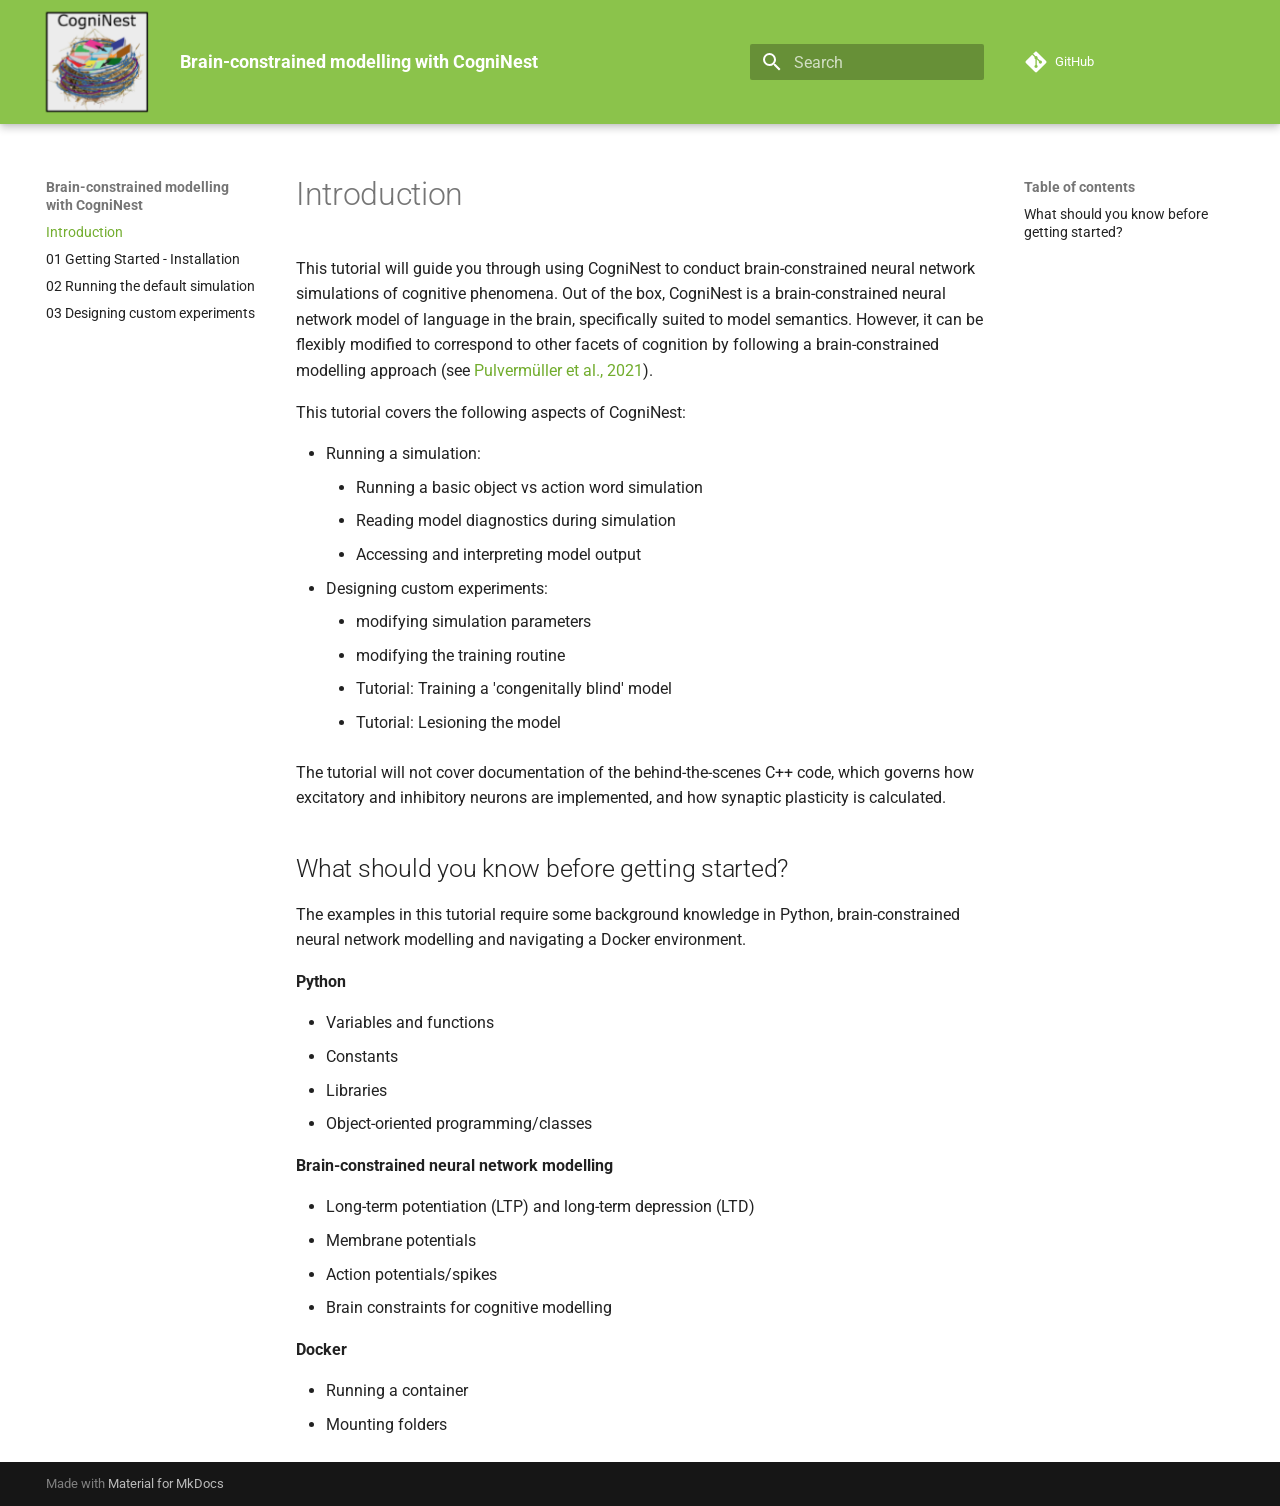
<file: index.html>
<!doctype html>
<html lang="en" class="no-js">
  <head>
    
      <meta charset="utf-8">
      <meta name="viewport" content="width=device-width,initial-scale=1">
      
      
        <meta name="author" content="Fynn Dobler">
      
      
      
      
        <link rel="next" href="01%20Getting%20started/">
      
      
        
      
      
      <link rel="icon" href="img/cogninest_logo.png">
      <meta name="generator" content="mkdocs-1.6.1, mkdocs-material-9.7.6">
    
    
      
        <title>Brain-constrained modelling with CogniNest</title>
      
    
    
      <link rel="stylesheet" href="assets/stylesheets/main.484c7ddc.min.css">
      
        
        <link rel="stylesheet" href="assets/stylesheets/palette.ab4e12ef.min.css">
      
      


    
    
      
    
    
      
        
        
        <link rel="preconnect" href="https://fonts.gstatic.com" crossorigin>
        <link rel="stylesheet" href="https://fonts.googleapis.com/css?family=Roboto:300,300i,400,400i,700,700i%7CRoboto+Mono:400,400i,700,700i&display=fallback">
        <style>:root{--md-text-font:"Roboto";--md-code-font:"Roboto Mono"}</style>
      
    
    
      <link rel="stylesheet" href="stylesheets/extra.css">
    
    <script>__md_scope=new URL(".",location),__md_hash=e=>[...e].reduce(((e,_)=>(e<<5)-e+_.charCodeAt(0)),0),__md_get=(e,_=localStorage,t=__md_scope)=>JSON.parse(_.getItem(t.pathname+"."+e)),__md_set=(e,_,t=localStorage,a=__md_scope)=>{try{t.setItem(a.pathname+"."+e,JSON.stringify(_))}catch(e){}}</script>
    
      

    
    
  </head>
  
  
    
    
    
    
    
    <body dir="ltr" data-md-color-scheme="default" data-md-color-primary="light-green" data-md-color-accent="light-blue">
  
    
    <input class="md-toggle" data-md-toggle="drawer" type="checkbox" id="__drawer" autocomplete="off">
    <input class="md-toggle" data-md-toggle="search" type="checkbox" id="__search" autocomplete="off">
    <label class="md-overlay" for="__drawer"></label>
    <div data-md-component="skip">
      
        
        <a href="#introduction" class="md-skip">
          Skip to content
        </a>
      
    </div>
    <div data-md-component="announce">
      
    </div>
    
    
      

  

<header class="md-header md-header--shadow" data-md-component="header">
  <nav class="md-header__inner md-grid" aria-label="Header">
    <a href="." title="Brain-constrained modelling with CogniNest" class="md-header__button md-logo" aria-label="Brain-constrained modelling with CogniNest" data-md-component="logo">
      
  <img src="img/cogninest_logo.png" alt="logo">

    </a>
    <label class="md-header__button md-icon" for="__drawer">
      
      <svg xmlns="http://www.w3.org/2000/svg" viewBox="0 0 24 24"><path d="M3 6h18v2H3zm0 5h18v2H3zm0 5h18v2H3z"/></svg>
    </label>
    <div class="md-header__title" data-md-component="header-title">
      <div class="md-header__ellipsis">
        <div class="md-header__topic">
          <span class="md-ellipsis">
            Brain-constrained modelling with CogniNest
          </span>
        </div>
        <div class="md-header__topic" data-md-component="header-topic">
          <span class="md-ellipsis">
            
              Introduction
            
          </span>
        </div>
      </div>
    </div>
    
      
    
    
    
    
      
      
        <label class="md-header__button md-icon" for="__search">
          
          <svg xmlns="http://www.w3.org/2000/svg" viewBox="0 0 24 24"><path d="M9.5 3A6.5 6.5 0 0 1 16 9.5c0 1.61-.59 3.09-1.56 4.23l.27.27h.79l5 5-1.5 1.5-5-5v-.79l-.27-.27A6.52 6.52 0 0 1 9.5 16 6.5 6.5 0 0 1 3 9.5 6.5 6.5 0 0 1 9.5 3m0 2C7 5 5 7 5 9.5S7 14 9.5 14 14 12 14 9.5 12 5 9.5 5"/></svg>
        </label>
        <div class="md-search" data-md-component="search" role="dialog">
  <label class="md-search__overlay" for="__search"></label>
  <div class="md-search__inner" role="search">
    <form class="md-search__form" name="search">
      <input type="text" class="md-search__input" name="query" aria-label="Search" placeholder="Search" autocapitalize="off" autocorrect="off" autocomplete="off" spellcheck="false" data-md-component="search-query" required>
      <label class="md-search__icon md-icon" for="__search">
        
        <svg xmlns="http://www.w3.org/2000/svg" viewBox="0 0 24 24"><path d="M9.5 3A6.5 6.5 0 0 1 16 9.5c0 1.61-.59 3.09-1.56 4.23l.27.27h.79l5 5-1.5 1.5-5-5v-.79l-.27-.27A6.52 6.52 0 0 1 9.5 16 6.5 6.5 0 0 1 3 9.5 6.5 6.5 0 0 1 9.5 3m0 2C7 5 5 7 5 9.5S7 14 9.5 14 14 12 14 9.5 12 5 9.5 5"/></svg>
        
        <svg xmlns="http://www.w3.org/2000/svg" viewBox="0 0 24 24"><path d="M20 11v2H8l5.5 5.5-1.42 1.42L4.16 12l7.92-7.92L13.5 5.5 8 11z"/></svg>
      </label>
      <nav class="md-search__options" aria-label="Search">
        
        <button type="reset" class="md-search__icon md-icon" title="Clear" aria-label="Clear" tabindex="-1">
          
          <svg xmlns="http://www.w3.org/2000/svg" viewBox="0 0 24 24"><path d="M19 6.41 17.59 5 12 10.59 6.41 5 5 6.41 10.59 12 5 17.59 6.41 19 12 13.41 17.59 19 19 17.59 13.41 12z"/></svg>
        </button>
      </nav>
      
    </form>
    <div class="md-search__output">
      <div class="md-search__scrollwrap" tabindex="0" data-md-scrollfix>
        <div class="md-search-result" data-md-component="search-result">
          <div class="md-search-result__meta">
            Initializing search
          </div>
          <ol class="md-search-result__list" role="presentation"></ol>
        </div>
      </div>
    </div>
  </div>
</div>
      
    
    
      <div class="md-header__source">
        <a href="https://github.com/MaximeCarriere/cogninest" title="Go to repository" class="md-source" data-md-component="source">
  <div class="md-source__icon md-icon">
    
    <svg xmlns="http://www.w3.org/2000/svg" viewBox="0 0 448 512"><!--! Font Awesome Free 7.1.0 by @fontawesome - https://fontawesome.com License - https://fontawesome.com/license/free (Icons: CC BY 4.0, Fonts: SIL OFL 1.1, Code: MIT License) Copyright 2025 Fonticons, Inc.--><path d="M439.6 236.1 244 40.5c-5.4-5.5-12.8-8.5-20.4-8.5s-15 3-20.4 8.4L162.5 81l51.5 51.5c27.1-9.1 52.7 16.8 43.4 43.7l49.7 49.7c34.2-11.8 61.2 31 35.5 56.7-26.5 26.5-70.2-2.9-56-37.3L240.3 199v121.9c25.3 12.5 22.3 41.8 9.1 55-6.4 6.4-15.2 10.1-24.3 10.1s-17.8-3.6-24.3-10.1c-17.6-17.6-11.1-46.9 11.2-56v-123c-20.8-8.5-24.6-30.7-18.6-45L142.6 101 8.5 235.1C3 240.6 0 247.9 0 255.5s3 15 8.5 20.4l195.6 195.7c5.4 5.4 12.7 8.4 20.4 8.4s15-3 20.4-8.4l194.7-194.7c5.4-5.4 8.4-12.8 8.4-20.4s-3-15-8.4-20.4"/></svg>
  </div>
  <div class="md-source__repository">
    GitHub
  </div>
</a>
      </div>
    
  </nav>
  
</header>
    
    <div class="md-container" data-md-component="container">
      
      
        
          
        
      
      <main class="md-main" data-md-component="main">
        <div class="md-main__inner md-grid">
          
            
              
              <div class="md-sidebar md-sidebar--primary" data-md-component="sidebar" data-md-type="navigation" >
                <div class="md-sidebar__scrollwrap">
                  <div class="md-sidebar__inner">
                    



<nav class="md-nav md-nav--primary" aria-label="Navigation" data-md-level="0">
  <label class="md-nav__title" for="__drawer">
    <a href="." title="Brain-constrained modelling with CogniNest" class="md-nav__button md-logo" aria-label="Brain-constrained modelling with CogniNest" data-md-component="logo">
      
  <img src="img/cogninest_logo.png" alt="logo">

    </a>
    Brain-constrained modelling with CogniNest
  </label>
  
    <div class="md-nav__source">
      <a href="https://github.com/MaximeCarriere/cogninest" title="Go to repository" class="md-source" data-md-component="source">
  <div class="md-source__icon md-icon">
    
    <svg xmlns="http://www.w3.org/2000/svg" viewBox="0 0 448 512"><!--! Font Awesome Free 7.1.0 by @fontawesome - https://fontawesome.com License - https://fontawesome.com/license/free (Icons: CC BY 4.0, Fonts: SIL OFL 1.1, Code: MIT License) Copyright 2025 Fonticons, Inc.--><path d="M439.6 236.1 244 40.5c-5.4-5.5-12.8-8.5-20.4-8.5s-15 3-20.4 8.4L162.5 81l51.5 51.5c27.1-9.1 52.7 16.8 43.4 43.7l49.7 49.7c34.2-11.8 61.2 31 35.5 56.7-26.5 26.5-70.2-2.9-56-37.3L240.3 199v121.9c25.3 12.5 22.3 41.8 9.1 55-6.4 6.4-15.2 10.1-24.3 10.1s-17.8-3.6-24.3-10.1c-17.6-17.6-11.1-46.9 11.2-56v-123c-20.8-8.5-24.6-30.7-18.6-45L142.6 101 8.5 235.1C3 240.6 0 247.9 0 255.5s3 15 8.5 20.4l195.6 195.7c5.4 5.4 12.7 8.4 20.4 8.4s15-3 20.4-8.4l194.7-194.7c5.4-5.4 8.4-12.8 8.4-20.4s-3-15-8.4-20.4"/></svg>
  </div>
  <div class="md-source__repository">
    GitHub
  </div>
</a>
    </div>
  
  <ul class="md-nav__list" data-md-scrollfix>
    
      
      
  
  
    
  
  
  
    <li class="md-nav__item md-nav__item--active">
      
      <input class="md-nav__toggle md-toggle" type="checkbox" id="__toc">
      
      
        
      
      
        <label class="md-nav__link md-nav__link--active" for="__toc">
          
  
  
  <span class="md-ellipsis">
    
  
    Introduction
  

    
  </span>
  
  

          <span class="md-nav__icon md-icon"></span>
        </label>
      
      <a href="." class="md-nav__link md-nav__link--active">
        
  
  
  <span class="md-ellipsis">
    
  
    Introduction
  

    
  </span>
  
  

      </a>
      
        

<nav class="md-nav md-nav--secondary" aria-label="Table of contents">
  
  
  
    
  
  
    <label class="md-nav__title" for="__toc">
      <span class="md-nav__icon md-icon"></span>
      Table of contents
    </label>
    <ul class="md-nav__list" data-md-component="toc" data-md-scrollfix>
      
        <li class="md-nav__item">
  <a href="#what-should-you-know-before-getting-started" class="md-nav__link">
    <span class="md-ellipsis">
      
        What should you know before getting started?
      
    </span>
  </a>
  
</li>
      
    </ul>
  
</nav>
      
    </li>
  

    
      
      
  
  
  
  
    <li class="md-nav__item">
      <a href="01%20Getting%20started/" class="md-nav__link">
        
  
  
  <span class="md-ellipsis">
    
  
    01 Getting Started - Installation
  

    
  </span>
  
  

      </a>
    </li>
  

    
      
      
  
  
  
  
    <li class="md-nav__item">
      <a href="02%20Running%20the%20default%20simulation/" class="md-nav__link">
        
  
  
  <span class="md-ellipsis">
    
  
    02 Running the default simulation
  

    
  </span>
  
  

      </a>
    </li>
  

    
      
      
  
  
  
  
    <li class="md-nav__item">
      <a href="03%20Designing%20custom%20experiments/" class="md-nav__link">
        
  
  
  <span class="md-ellipsis">
    
  
    03 Designing custom experiments
  

    
  </span>
  
  

      </a>
    </li>
  

    
  </ul>
</nav>
                  </div>
                </div>
              </div>
            
            
              
              <div class="md-sidebar md-sidebar--secondary" data-md-component="sidebar" data-md-type="toc" >
                <div class="md-sidebar__scrollwrap">
                  <div class="md-sidebar__inner">
                    

<nav class="md-nav md-nav--secondary" aria-label="Table of contents">
  
  
  
    
  
  
    <label class="md-nav__title" for="__toc">
      <span class="md-nav__icon md-icon"></span>
      Table of contents
    </label>
    <ul class="md-nav__list" data-md-component="toc" data-md-scrollfix>
      
        <li class="md-nav__item">
  <a href="#what-should-you-know-before-getting-started" class="md-nav__link">
    <span class="md-ellipsis">
      
        What should you know before getting started?
      
    </span>
  </a>
  
</li>
      
    </ul>
  
</nav>
                  </div>
                </div>
              </div>
            
          
          
            <div class="md-content" data-md-component="content">
              
              <article class="md-content__inner md-typeset">
                
                  


  
  


<h1 id="introduction">Introduction</h1>
<p>This tutorial will guide you through using CogniNest to conduct brain-constrained neural network simulations of cognitive phenomena. Out of the box, CogniNest is a brain-constrained neural network model of language in the brain, specifically suited to model semantics. However, it can be flexibly modified to correspond to other facets of cognition by following a brain-constrained modelling approach (see <a href="https://doi.org/10.1038/s41583-021-00473-5">Pulvermüller et al., 2021</a>).</p>
<p>This tutorial covers the following aspects of CogniNest:</p>
<ul>
<li>Running a simulation:<ul>
<li>Running a basic object vs action word simulation</li>
<li>Reading model diagnostics during simulation</li>
<li>Accessing and interpreting model output</li>
</ul>
</li>
<li>Designing custom experiments:<ul>
<li>modifying simulation parameters</li>
<li>modifying the training routine</li>
<li>Tutorial: Training a 'congenitally blind' model</li>
<li>Tutorial: Lesioning the model</li>
</ul>
</li>
</ul>
<p>The tutorial will not cover documentation of the behind-the-scenes C++ code, which governs how excitatory and inhibitory neurons are implemented, and how synaptic plasticity is calculated.</p>
<h2 id="what-should-you-know-before-getting-started">What should you know before getting started?</h2>
<p>The examples in this tutorial require some background knowledge in Python, brain-constrained neural network modelling and navigating a Docker environment.</p>
<p><strong>Python</strong></p>
<ul>
<li>Variables and functions</li>
<li>Constants</li>
<li>Libraries</li>
<li>Object-oriented programming/classes</li>
</ul>
<p><strong>Brain-constrained neural network modelling</strong></p>
<ul>
<li>Long-term potentiation (LTP) and long-term depression (LTD)</li>
<li>Membrane potentials</li>
<li>Action potentials/spikes</li>
<li>Brain constraints for cognitive modelling</li>
</ul>
<p><strong>Docker</strong></p>
<ul>
<li>Running a container</li>
<li>Mounting folders</li>
</ul>












                
              </article>
            </div>
          
          
<script>var target=document.getElementById(location.hash.slice(1));target&&target.name&&(target.checked=target.name.startsWith("__tabbed_"))</script>
        </div>
        
      </main>
      
        <footer class="md-footer">
  
  <div class="md-footer-meta md-typeset">
    <div class="md-footer-meta__inner md-grid">
      <div class="md-copyright">
  
  
    Made with
    <a href="https://squidfunk.github.io/mkdocs-material/" target="_blank" rel="noopener">
      Material for MkDocs
    </a>
  
</div>
      
    </div>
  </div>
</footer>
      
    </div>
    <div class="md-dialog" data-md-component="dialog">
      <div class="md-dialog__inner md-typeset"></div>
    </div>
    
    
    
      
      
      <script id="__config" type="application/json">{"annotate": null, "base": ".", "features": [], "search": "assets/javascripts/workers/search.2c215733.min.js", "tags": null, "translations": {"clipboard.copied": "Copied to clipboard", "clipboard.copy": "Copy to clipboard", "search.result.more.one": "1 more on this page", "search.result.more.other": "# more on this page", "search.result.none": "No matching documents", "search.result.one": "1 matching document", "search.result.other": "# matching documents", "search.result.placeholder": "Type to start searching", "search.result.term.missing": "Missing", "select.version": "Select version"}, "version": null}</script>
    
    
      <script src="assets/javascripts/bundle.79ae519e.min.js"></script>
      
    
  </body>
</html>
</file>
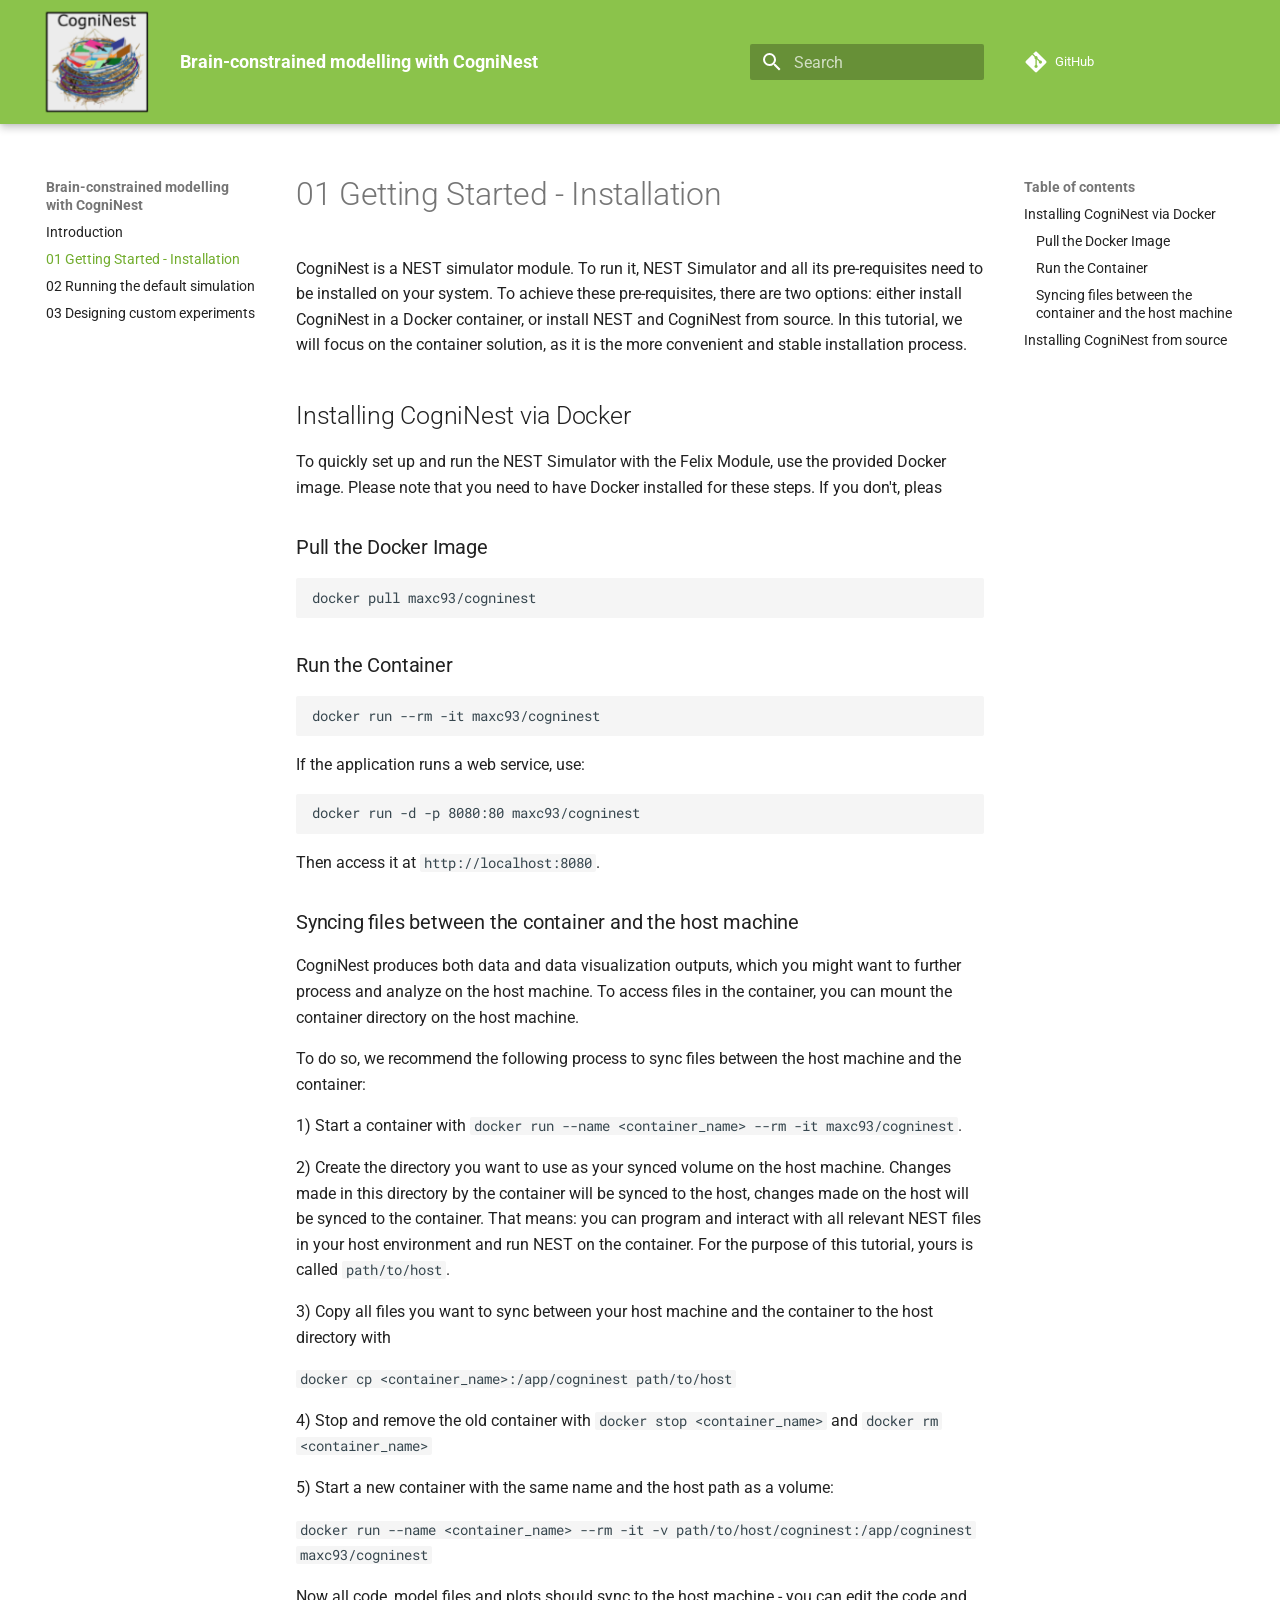
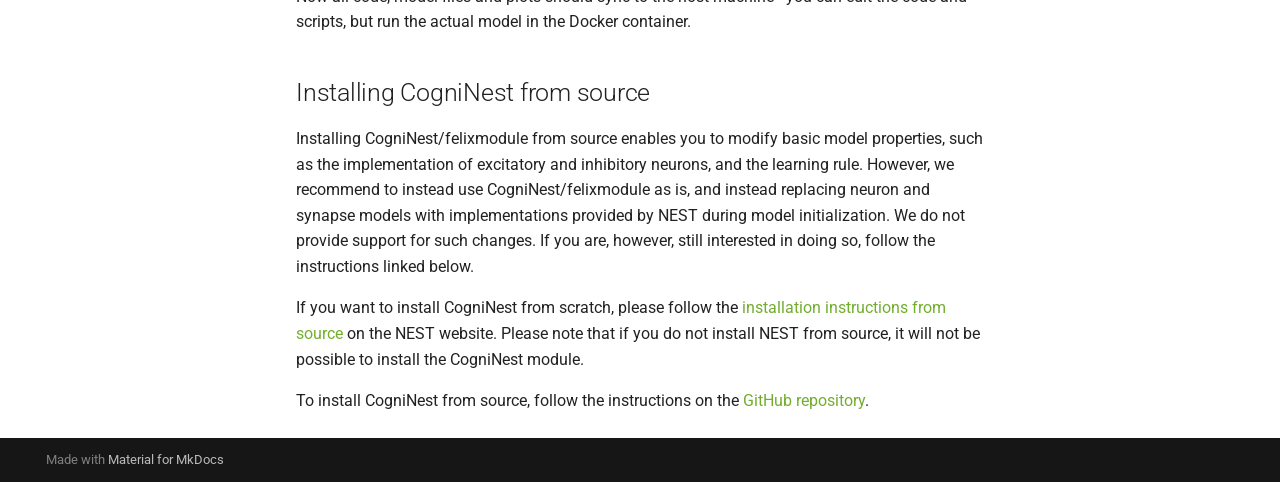
<file: 01 Getting started/index.html>
<!doctype html>
<html lang="en" class="no-js">
  <head>
    
      <meta charset="utf-8">
      <meta name="viewport" content="width=device-width,initial-scale=1">
      
      
        <meta name="author" content="Fynn Dobler">
      
      
      
        <link rel="prev" href="..">
      
      
        <link rel="next" href="../02%20Running%20the%20default%20simulation/">
      
      
        
      
      
      <link rel="icon" href="../img/cogninest_logo.png">
      <meta name="generator" content="mkdocs-1.6.1, mkdocs-material-9.7.6">
    
    
      
        <title>01 Getting Started - Installation - Brain-constrained modelling with CogniNest</title>
      
    
    
      <link rel="stylesheet" href="../assets/stylesheets/main.484c7ddc.min.css">
      
        
        <link rel="stylesheet" href="../assets/stylesheets/palette.ab4e12ef.min.css">
      
      


    
    
      
    
    
      
        
        
        <link rel="preconnect" href="https://fonts.gstatic.com" crossorigin>
        <link rel="stylesheet" href="https://fonts.googleapis.com/css?family=Roboto:300,300i,400,400i,700,700i%7CRoboto+Mono:400,400i,700,700i&display=fallback">
        <style>:root{--md-text-font:"Roboto";--md-code-font:"Roboto Mono"}</style>
      
    
    
      <link rel="stylesheet" href="../stylesheets/extra.css">
    
    <script>__md_scope=new URL("..",location),__md_hash=e=>[...e].reduce(((e,_)=>(e<<5)-e+_.charCodeAt(0)),0),__md_get=(e,_=localStorage,t=__md_scope)=>JSON.parse(_.getItem(t.pathname+"."+e)),__md_set=(e,_,t=localStorage,a=__md_scope)=>{try{t.setItem(a.pathname+"."+e,JSON.stringify(_))}catch(e){}}</script>
    
      

    
    
  </head>
  
  
    
    
    
    
    
    <body dir="ltr" data-md-color-scheme="default" data-md-color-primary="light-green" data-md-color-accent="light-blue">
  
    
    <input class="md-toggle" data-md-toggle="drawer" type="checkbox" id="__drawer" autocomplete="off">
    <input class="md-toggle" data-md-toggle="search" type="checkbox" id="__search" autocomplete="off">
    <label class="md-overlay" for="__drawer"></label>
    <div data-md-component="skip">
      
        
        <a href="#01-getting-started-installation" class="md-skip">
          Skip to content
        </a>
      
    </div>
    <div data-md-component="announce">
      
    </div>
    
    
      

  

<header class="md-header md-header--shadow" data-md-component="header">
  <nav class="md-header__inner md-grid" aria-label="Header">
    <a href=".." title="Brain-constrained modelling with CogniNest" class="md-header__button md-logo" aria-label="Brain-constrained modelling with CogniNest" data-md-component="logo">
      
  <img src="../img/cogninest_logo.png" alt="logo">

    </a>
    <label class="md-header__button md-icon" for="__drawer">
      
      <svg xmlns="http://www.w3.org/2000/svg" viewBox="0 0 24 24"><path d="M3 6h18v2H3zm0 5h18v2H3zm0 5h18v2H3z"/></svg>
    </label>
    <div class="md-header__title" data-md-component="header-title">
      <div class="md-header__ellipsis">
        <div class="md-header__topic">
          <span class="md-ellipsis">
            Brain-constrained modelling with CogniNest
          </span>
        </div>
        <div class="md-header__topic" data-md-component="header-topic">
          <span class="md-ellipsis">
            
              01 Getting Started - Installation
            
          </span>
        </div>
      </div>
    </div>
    
      
    
    
    
    
      
      
        <label class="md-header__button md-icon" for="__search">
          
          <svg xmlns="http://www.w3.org/2000/svg" viewBox="0 0 24 24"><path d="M9.5 3A6.5 6.5 0 0 1 16 9.5c0 1.61-.59 3.09-1.56 4.23l.27.27h.79l5 5-1.5 1.5-5-5v-.79l-.27-.27A6.52 6.52 0 0 1 9.5 16 6.5 6.5 0 0 1 3 9.5 6.5 6.5 0 0 1 9.5 3m0 2C7 5 5 7 5 9.5S7 14 9.5 14 14 12 14 9.5 12 5 9.5 5"/></svg>
        </label>
        <div class="md-search" data-md-component="search" role="dialog">
  <label class="md-search__overlay" for="__search"></label>
  <div class="md-search__inner" role="search">
    <form class="md-search__form" name="search">
      <input type="text" class="md-search__input" name="query" aria-label="Search" placeholder="Search" autocapitalize="off" autocorrect="off" autocomplete="off" spellcheck="false" data-md-component="search-query" required>
      <label class="md-search__icon md-icon" for="__search">
        
        <svg xmlns="http://www.w3.org/2000/svg" viewBox="0 0 24 24"><path d="M9.5 3A6.5 6.5 0 0 1 16 9.5c0 1.61-.59 3.09-1.56 4.23l.27.27h.79l5 5-1.5 1.5-5-5v-.79l-.27-.27A6.52 6.52 0 0 1 9.5 16 6.5 6.5 0 0 1 3 9.5 6.5 6.5 0 0 1 9.5 3m0 2C7 5 5 7 5 9.5S7 14 9.5 14 14 12 14 9.5 12 5 9.5 5"/></svg>
        
        <svg xmlns="http://www.w3.org/2000/svg" viewBox="0 0 24 24"><path d="M20 11v2H8l5.5 5.5-1.42 1.42L4.16 12l7.92-7.92L13.5 5.5 8 11z"/></svg>
      </label>
      <nav class="md-search__options" aria-label="Search">
        
        <button type="reset" class="md-search__icon md-icon" title="Clear" aria-label="Clear" tabindex="-1">
          
          <svg xmlns="http://www.w3.org/2000/svg" viewBox="0 0 24 24"><path d="M19 6.41 17.59 5 12 10.59 6.41 5 5 6.41 10.59 12 5 17.59 6.41 19 12 13.41 17.59 19 19 17.59 13.41 12z"/></svg>
        </button>
      </nav>
      
    </form>
    <div class="md-search__output">
      <div class="md-search__scrollwrap" tabindex="0" data-md-scrollfix>
        <div class="md-search-result" data-md-component="search-result">
          <div class="md-search-result__meta">
            Initializing search
          </div>
          <ol class="md-search-result__list" role="presentation"></ol>
        </div>
      </div>
    </div>
  </div>
</div>
      
    
    
      <div class="md-header__source">
        <a href="https://github.com/MaximeCarriere/cogninest" title="Go to repository" class="md-source" data-md-component="source">
  <div class="md-source__icon md-icon">
    
    <svg xmlns="http://www.w3.org/2000/svg" viewBox="0 0 448 512"><!--! Font Awesome Free 7.1.0 by @fontawesome - https://fontawesome.com License - https://fontawesome.com/license/free (Icons: CC BY 4.0, Fonts: SIL OFL 1.1, Code: MIT License) Copyright 2025 Fonticons, Inc.--><path d="M439.6 236.1 244 40.5c-5.4-5.5-12.8-8.5-20.4-8.5s-15 3-20.4 8.4L162.5 81l51.5 51.5c27.1-9.1 52.7 16.8 43.4 43.7l49.7 49.7c34.2-11.8 61.2 31 35.5 56.7-26.5 26.5-70.2-2.9-56-37.3L240.3 199v121.9c25.3 12.5 22.3 41.8 9.1 55-6.4 6.4-15.2 10.1-24.3 10.1s-17.8-3.6-24.3-10.1c-17.6-17.6-11.1-46.9 11.2-56v-123c-20.8-8.5-24.6-30.7-18.6-45L142.6 101 8.5 235.1C3 240.6 0 247.9 0 255.5s3 15 8.5 20.4l195.6 195.7c5.4 5.4 12.7 8.4 20.4 8.4s15-3 20.4-8.4l194.7-194.7c5.4-5.4 8.4-12.8 8.4-20.4s-3-15-8.4-20.4"/></svg>
  </div>
  <div class="md-source__repository">
    GitHub
  </div>
</a>
      </div>
    
  </nav>
  
</header>
    
    <div class="md-container" data-md-component="container">
      
      
        
          
        
      
      <main class="md-main" data-md-component="main">
        <div class="md-main__inner md-grid">
          
            
              
              <div class="md-sidebar md-sidebar--primary" data-md-component="sidebar" data-md-type="navigation" >
                <div class="md-sidebar__scrollwrap">
                  <div class="md-sidebar__inner">
                    



<nav class="md-nav md-nav--primary" aria-label="Navigation" data-md-level="0">
  <label class="md-nav__title" for="__drawer">
    <a href=".." title="Brain-constrained modelling with CogniNest" class="md-nav__button md-logo" aria-label="Brain-constrained modelling with CogniNest" data-md-component="logo">
      
  <img src="../img/cogninest_logo.png" alt="logo">

    </a>
    Brain-constrained modelling with CogniNest
  </label>
  
    <div class="md-nav__source">
      <a href="https://github.com/MaximeCarriere/cogninest" title="Go to repository" class="md-source" data-md-component="source">
  <div class="md-source__icon md-icon">
    
    <svg xmlns="http://www.w3.org/2000/svg" viewBox="0 0 448 512"><!--! Font Awesome Free 7.1.0 by @fontawesome - https://fontawesome.com License - https://fontawesome.com/license/free (Icons: CC BY 4.0, Fonts: SIL OFL 1.1, Code: MIT License) Copyright 2025 Fonticons, Inc.--><path d="M439.6 236.1 244 40.5c-5.4-5.5-12.8-8.5-20.4-8.5s-15 3-20.4 8.4L162.5 81l51.5 51.5c27.1-9.1 52.7 16.8 43.4 43.7l49.7 49.7c34.2-11.8 61.2 31 35.5 56.7-26.5 26.5-70.2-2.9-56-37.3L240.3 199v121.9c25.3 12.5 22.3 41.8 9.1 55-6.4 6.4-15.2 10.1-24.3 10.1s-17.8-3.6-24.3-10.1c-17.6-17.6-11.1-46.9 11.2-56v-123c-20.8-8.5-24.6-30.7-18.6-45L142.6 101 8.5 235.1C3 240.6 0 247.9 0 255.5s3 15 8.5 20.4l195.6 195.7c5.4 5.4 12.7 8.4 20.4 8.4s15-3 20.4-8.4l194.7-194.7c5.4-5.4 8.4-12.8 8.4-20.4s-3-15-8.4-20.4"/></svg>
  </div>
  <div class="md-source__repository">
    GitHub
  </div>
</a>
    </div>
  
  <ul class="md-nav__list" data-md-scrollfix>
    
      
      
  
  
  
  
    <li class="md-nav__item">
      <a href=".." class="md-nav__link">
        
  
  
  <span class="md-ellipsis">
    
  
    Introduction
  

    
  </span>
  
  

      </a>
    </li>
  

    
      
      
  
  
    
  
  
  
    <li class="md-nav__item md-nav__item--active">
      
      <input class="md-nav__toggle md-toggle" type="checkbox" id="__toc">
      
      
        
      
      
        <label class="md-nav__link md-nav__link--active" for="__toc">
          
  
  
  <span class="md-ellipsis">
    
  
    01 Getting Started - Installation
  

    
  </span>
  
  

          <span class="md-nav__icon md-icon"></span>
        </label>
      
      <a href="./" class="md-nav__link md-nav__link--active">
        
  
  
  <span class="md-ellipsis">
    
  
    01 Getting Started - Installation
  

    
  </span>
  
  

      </a>
      
        

<nav class="md-nav md-nav--secondary" aria-label="Table of contents">
  
  
  
    
  
  
    <label class="md-nav__title" for="__toc">
      <span class="md-nav__icon md-icon"></span>
      Table of contents
    </label>
    <ul class="md-nav__list" data-md-component="toc" data-md-scrollfix>
      
        <li class="md-nav__item">
  <a href="#installing-cogninest-via-docker" class="md-nav__link">
    <span class="md-ellipsis">
      
        Installing CogniNest via Docker
      
    </span>
  </a>
  
    <nav class="md-nav" aria-label="Installing CogniNest via Docker">
      <ul class="md-nav__list">
        
          <li class="md-nav__item">
  <a href="#pull-the-docker-image" class="md-nav__link">
    <span class="md-ellipsis">
      
        Pull the Docker Image
      
    </span>
  </a>
  
</li>
        
          <li class="md-nav__item">
  <a href="#run-the-container" class="md-nav__link">
    <span class="md-ellipsis">
      
        Run the Container
      
    </span>
  </a>
  
</li>
        
          <li class="md-nav__item">
  <a href="#syncing-files-between-the-container-and-the-host-machine" class="md-nav__link">
    <span class="md-ellipsis">
      
        Syncing files between the container and the host machine
      
    </span>
  </a>
  
</li>
        
      </ul>
    </nav>
  
</li>
      
        <li class="md-nav__item">
  <a href="#installing-cogninest-from-source" class="md-nav__link">
    <span class="md-ellipsis">
      
        Installing CogniNest from source
      
    </span>
  </a>
  
</li>
      
    </ul>
  
</nav>
      
    </li>
  

    
      
      
  
  
  
  
    <li class="md-nav__item">
      <a href="../02%20Running%20the%20default%20simulation/" class="md-nav__link">
        
  
  
  <span class="md-ellipsis">
    
  
    02 Running the default simulation
  

    
  </span>
  
  

      </a>
    </li>
  

    
      
      
  
  
  
  
    <li class="md-nav__item">
      <a href="../03%20Designing%20custom%20experiments/" class="md-nav__link">
        
  
  
  <span class="md-ellipsis">
    
  
    03 Designing custom experiments
  

    
  </span>
  
  

      </a>
    </li>
  

    
  </ul>
</nav>
                  </div>
                </div>
              </div>
            
            
              
              <div class="md-sidebar md-sidebar--secondary" data-md-component="sidebar" data-md-type="toc" >
                <div class="md-sidebar__scrollwrap">
                  <div class="md-sidebar__inner">
                    

<nav class="md-nav md-nav--secondary" aria-label="Table of contents">
  
  
  
    
  
  
    <label class="md-nav__title" for="__toc">
      <span class="md-nav__icon md-icon"></span>
      Table of contents
    </label>
    <ul class="md-nav__list" data-md-component="toc" data-md-scrollfix>
      
        <li class="md-nav__item">
  <a href="#installing-cogninest-via-docker" class="md-nav__link">
    <span class="md-ellipsis">
      
        Installing CogniNest via Docker
      
    </span>
  </a>
  
    <nav class="md-nav" aria-label="Installing CogniNest via Docker">
      <ul class="md-nav__list">
        
          <li class="md-nav__item">
  <a href="#pull-the-docker-image" class="md-nav__link">
    <span class="md-ellipsis">
      
        Pull the Docker Image
      
    </span>
  </a>
  
</li>
        
          <li class="md-nav__item">
  <a href="#run-the-container" class="md-nav__link">
    <span class="md-ellipsis">
      
        Run the Container
      
    </span>
  </a>
  
</li>
        
          <li class="md-nav__item">
  <a href="#syncing-files-between-the-container-and-the-host-machine" class="md-nav__link">
    <span class="md-ellipsis">
      
        Syncing files between the container and the host machine
      
    </span>
  </a>
  
</li>
        
      </ul>
    </nav>
  
</li>
      
        <li class="md-nav__item">
  <a href="#installing-cogninest-from-source" class="md-nav__link">
    <span class="md-ellipsis">
      
        Installing CogniNest from source
      
    </span>
  </a>
  
</li>
      
    </ul>
  
</nav>
                  </div>
                </div>
              </div>
            
          
          
            <div class="md-content" data-md-component="content">
              
              <article class="md-content__inner md-typeset">
                
                  


  
  


<h1 id="01-getting-started-installation">01 Getting Started - Installation</h1>
<p>CogniNest is a NEST simulator module. To run it, NEST Simulator and all its pre-requisites need to be installed on your system. To achieve these pre-requisites, there are two options: either install CogniNest in a Docker container, or install NEST and CogniNest from source. In this tutorial, we will focus on the container solution, as it is the more convenient and stable installation process.</p>
<h2 id="installing-cogninest-via-docker">Installing CogniNest via Docker</h2>
<p>To quickly set up and run the NEST Simulator with the Felix Module, use the provided Docker image. Please note that you need to have Docker installed for these steps. If you don't, pleas</p>
<h3 id="pull-the-docker-image">Pull the Docker Image</h3>
<pre><code>docker pull maxc93/cogninest
</code></pre>
<h3 id="run-the-container">Run the Container</h3>
<pre><code>docker run --rm -it maxc93/cogninest
</code></pre>
<p>If the application runs a web service, use:</p>
<pre><code>docker run -d -p 8080:80 maxc93/cogninest
</code></pre>
<p>Then access it at <code>http://localhost:8080</code>.</p>
<h3 id="syncing-files-between-the-container-and-the-host-machine">Syncing files between the container and the host machine</h3>
<p>CogniNest produces both data and data visualization outputs, which you might want to further process and analyze on the host machine. To access files in the container, you can mount the container directory on the host machine.</p>
<p>To do so, we recommend the following process to sync files between the host machine and the container:</p>
<p>1) Start a container with <code>docker run --name &lt;container_name&gt; --rm -it maxc93/cogninest</code>.</p>
<p>2) Create the directory you want to use as your synced volume on the host machine. Changes made in this directory by the container will be synced to the host, changes made on the host will be synced to the container. That means: you can program and interact with all relevant NEST files in your host environment and run NEST on the container. For the purpose of this tutorial, yours is called <code>path/to/host</code>.</p>
<p>3) Copy all files you want to sync between your host machine and the container to the host directory with</p>
<p><code>docker cp &lt;container_name&gt;:/app/cogninest path/to/host</code></p>
<p>4) Stop and remove the old container with <code>docker stop &lt;container_name&gt;</code> and <code>docker rm &lt;container_name&gt;</code></p>
<p>5) Start a new container with the same name and the host path as a volume:</p>
<p><code>docker run --name &lt;container_name&gt; --rm -it -v path/to/host/cogninest:/app/cogninest maxc93/cogninest</code></p>
<p>Now all code, model files and plots should sync to the host machine - you can edit the code and scripts, but run the actual model in the Docker container.</p>
<h2 id="installing-cogninest-from-source">Installing CogniNest from source</h2>
<p>Installing CogniNest/felixmodule from source enables you to modify basic model properties, such as the implementation of excitatory and inhibitory neurons, and the learning rule. However, we recommend to instead use CogniNest/felixmodule as is, and instead replacing neuron and synapse models with implementations provided by NEST during model initialization. We do not provide support for such changes. If you are, however, still interested in doing so, follow the instructions linked below.</p>
<p>If you want to install CogniNest from scratch, please follow the <a href="https://nest-simulator.readthedocs.io/en/stable/installation/">installation instructions from source</a> on the NEST website. Please note that if you do not install NEST from source, it will not be possible to install the CogniNest module.</p>
<p>To install CogniNest from source, follow the instructions on the <a href="https://github.com/MaximeCarriere/cogninest">GitHub repository</a>.</p>












                
              </article>
            </div>
          
          
<script>var target=document.getElementById(location.hash.slice(1));target&&target.name&&(target.checked=target.name.startsWith("__tabbed_"))</script>
        </div>
        
      </main>
      
        <footer class="md-footer">
  
  <div class="md-footer-meta md-typeset">
    <div class="md-footer-meta__inner md-grid">
      <div class="md-copyright">
  
  
    Made with
    <a href="https://squidfunk.github.io/mkdocs-material/" target="_blank" rel="noopener">
      Material for MkDocs
    </a>
  
</div>
      
    </div>
  </div>
</footer>
      
    </div>
    <div class="md-dialog" data-md-component="dialog">
      <div class="md-dialog__inner md-typeset"></div>
    </div>
    
    
    
      
      
      <script id="__config" type="application/json">{"annotate": null, "base": "..", "features": [], "search": "../assets/javascripts/workers/search.2c215733.min.js", "tags": null, "translations": {"clipboard.copied": "Copied to clipboard", "clipboard.copy": "Copy to clipboard", "search.result.more.one": "1 more on this page", "search.result.more.other": "# more on this page", "search.result.none": "No matching documents", "search.result.one": "1 matching document", "search.result.other": "# matching documents", "search.result.placeholder": "Type to start searching", "search.result.term.missing": "Missing", "select.version": "Select version"}, "version": null}</script>
    
    
      <script src="../assets/javascripts/bundle.79ae519e.min.js"></script>
      
    
  </body>
</html>
</file>
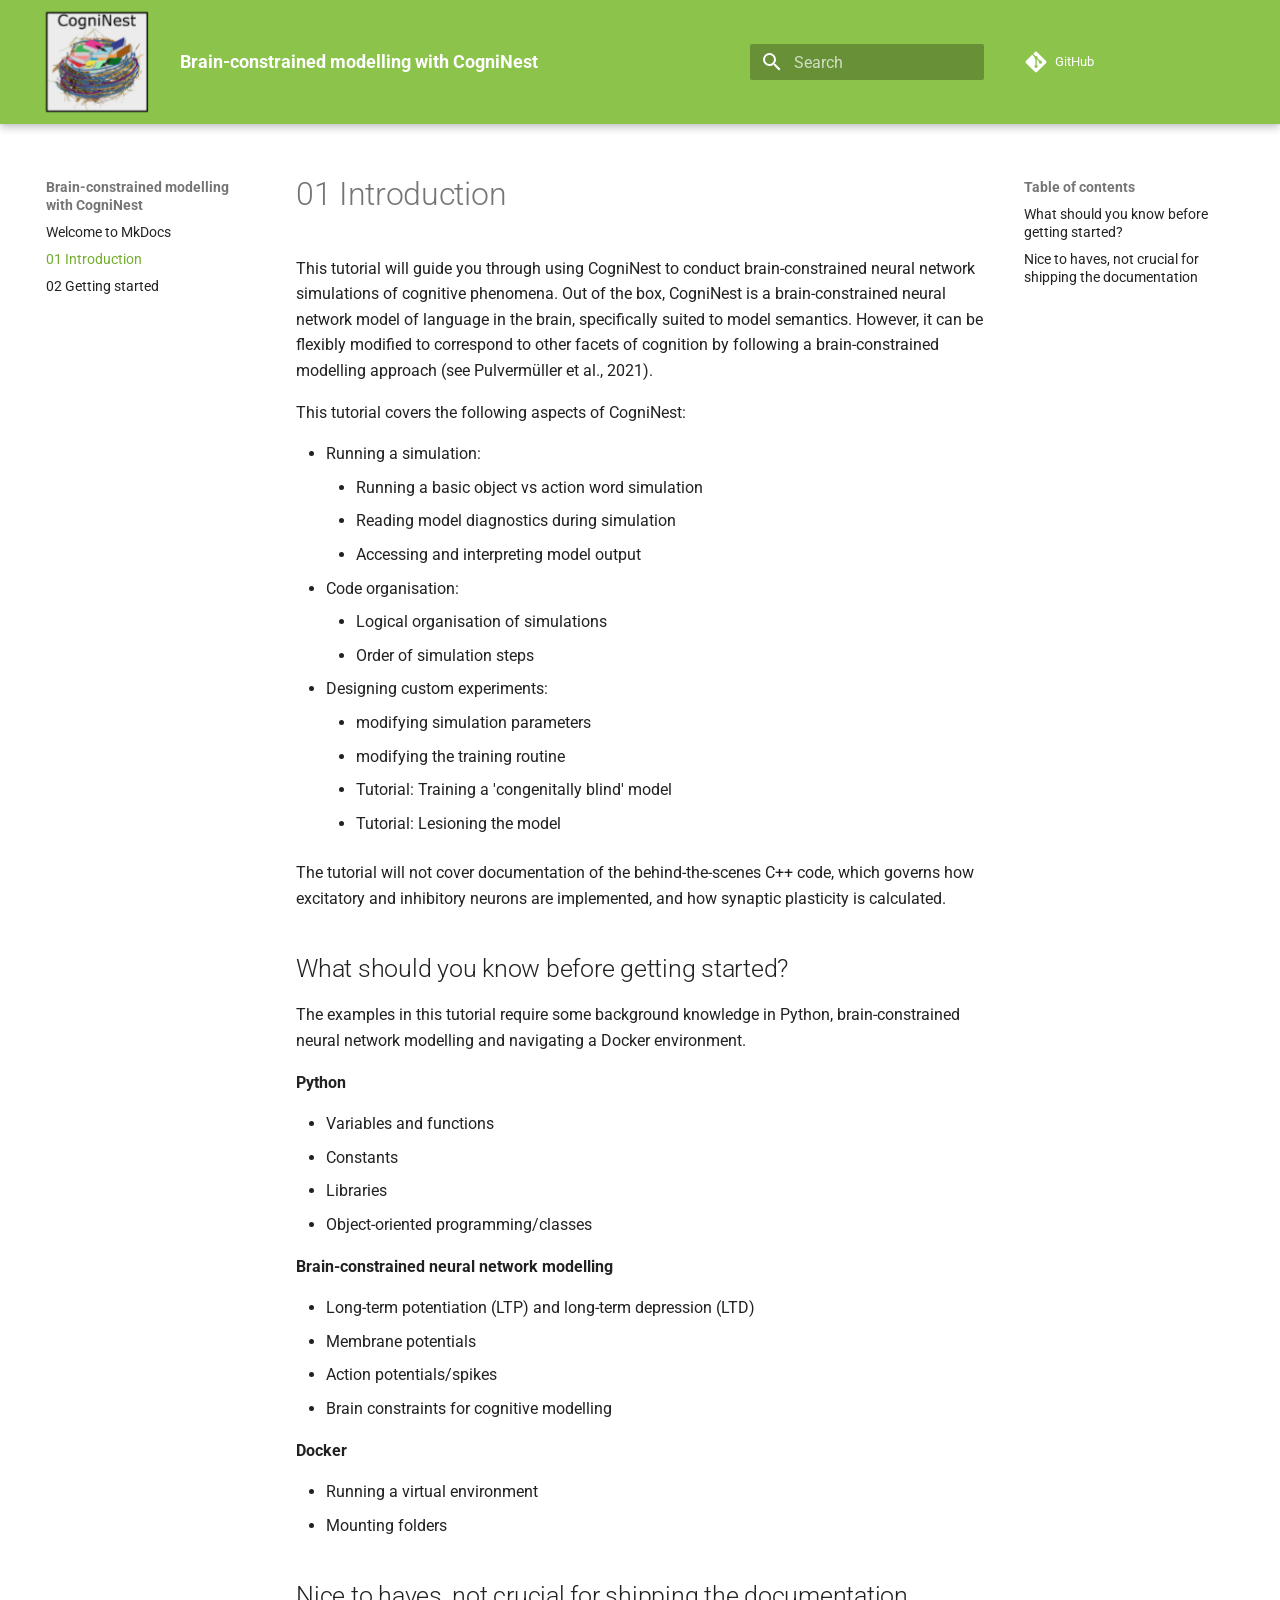
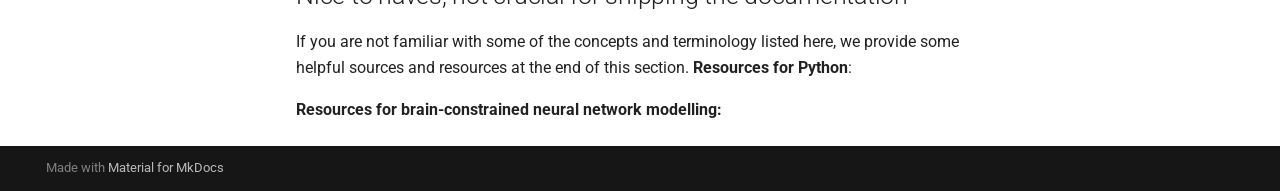
<file: 01 Introduction/index.html>
<!doctype html>
<html lang="en" class="no-js">
  <head>
    
      <meta charset="utf-8">
      <meta name="viewport" content="width=device-width,initial-scale=1">
      
      
        <meta name="author" content="Fynn Dobler">
      
      
      
        <link rel="prev" href="..">
      
      
        <link rel="next" href="../02%20Getting%20started/">
      
      
        
      
      
      <link rel="icon" href="../img/cogninest_logo.png">
      <meta name="generator" content="mkdocs-1.6.1, mkdocs-material-9.7.6">
    
    
      
        <title>01 Introduction - Brain-constrained modelling with CogniNest</title>
      
    
    
      <link rel="stylesheet" href="../assets/stylesheets/main.484c7ddc.min.css">
      
        
        <link rel="stylesheet" href="../assets/stylesheets/palette.ab4e12ef.min.css">
      
      


    
    
      
    
    
      
        
        
        <link rel="preconnect" href="https://fonts.gstatic.com" crossorigin>
        <link rel="stylesheet" href="https://fonts.googleapis.com/css?family=Roboto:300,300i,400,400i,700,700i%7CRoboto+Mono:400,400i,700,700i&display=fallback">
        <style>:root{--md-text-font:"Roboto";--md-code-font:"Roboto Mono"}</style>
      
    
    
      <link rel="stylesheet" href="../stylesheets/extra.css">
    
    <script>__md_scope=new URL("..",location),__md_hash=e=>[...e].reduce(((e,_)=>(e<<5)-e+_.charCodeAt(0)),0),__md_get=(e,_=localStorage,t=__md_scope)=>JSON.parse(_.getItem(t.pathname+"."+e)),__md_set=(e,_,t=localStorage,a=__md_scope)=>{try{t.setItem(a.pathname+"."+e,JSON.stringify(_))}catch(e){}}</script>
    
      

    
    
  </head>
  
  
    
    
    
    
    
    <body dir="ltr" data-md-color-scheme="default" data-md-color-primary="light-green" data-md-color-accent="light-blue">
  
    
    <input class="md-toggle" data-md-toggle="drawer" type="checkbox" id="__drawer" autocomplete="off">
    <input class="md-toggle" data-md-toggle="search" type="checkbox" id="__search" autocomplete="off">
    <label class="md-overlay" for="__drawer"></label>
    <div data-md-component="skip">
      
        
        <a href="#01-introduction" class="md-skip">
          Skip to content
        </a>
      
    </div>
    <div data-md-component="announce">
      
    </div>
    
    
      

  

<header class="md-header md-header--shadow" data-md-component="header">
  <nav class="md-header__inner md-grid" aria-label="Header">
    <a href=".." title="Brain-constrained modelling with CogniNest" class="md-header__button md-logo" aria-label="Brain-constrained modelling with CogniNest" data-md-component="logo">
      
  <img src="../img/cogninest_logo.png" alt="logo">

    </a>
    <label class="md-header__button md-icon" for="__drawer">
      
      <svg xmlns="http://www.w3.org/2000/svg" viewBox="0 0 24 24"><path d="M3 6h18v2H3zm0 5h18v2H3zm0 5h18v2H3z"/></svg>
    </label>
    <div class="md-header__title" data-md-component="header-title">
      <div class="md-header__ellipsis">
        <div class="md-header__topic">
          <span class="md-ellipsis">
            Brain-constrained modelling with CogniNest
          </span>
        </div>
        <div class="md-header__topic" data-md-component="header-topic">
          <span class="md-ellipsis">
            
              01 Introduction
            
          </span>
        </div>
      </div>
    </div>
    
      
    
    
    
    
      
      
        <label class="md-header__button md-icon" for="__search">
          
          <svg xmlns="http://www.w3.org/2000/svg" viewBox="0 0 24 24"><path d="M9.5 3A6.5 6.5 0 0 1 16 9.5c0 1.61-.59 3.09-1.56 4.23l.27.27h.79l5 5-1.5 1.5-5-5v-.79l-.27-.27A6.52 6.52 0 0 1 9.5 16 6.5 6.5 0 0 1 3 9.5 6.5 6.5 0 0 1 9.5 3m0 2C7 5 5 7 5 9.5S7 14 9.5 14 14 12 14 9.5 12 5 9.5 5"/></svg>
        </label>
        <div class="md-search" data-md-component="search" role="dialog">
  <label class="md-search__overlay" for="__search"></label>
  <div class="md-search__inner" role="search">
    <form class="md-search__form" name="search">
      <input type="text" class="md-search__input" name="query" aria-label="Search" placeholder="Search" autocapitalize="off" autocorrect="off" autocomplete="off" spellcheck="false" data-md-component="search-query" required>
      <label class="md-search__icon md-icon" for="__search">
        
        <svg xmlns="http://www.w3.org/2000/svg" viewBox="0 0 24 24"><path d="M9.5 3A6.5 6.5 0 0 1 16 9.5c0 1.61-.59 3.09-1.56 4.23l.27.27h.79l5 5-1.5 1.5-5-5v-.79l-.27-.27A6.52 6.52 0 0 1 9.5 16 6.5 6.5 0 0 1 3 9.5 6.5 6.5 0 0 1 9.5 3m0 2C7 5 5 7 5 9.5S7 14 9.5 14 14 12 14 9.5 12 5 9.5 5"/></svg>
        
        <svg xmlns="http://www.w3.org/2000/svg" viewBox="0 0 24 24"><path d="M20 11v2H8l5.5 5.5-1.42 1.42L4.16 12l7.92-7.92L13.5 5.5 8 11z"/></svg>
      </label>
      <nav class="md-search__options" aria-label="Search">
        
        <button type="reset" class="md-search__icon md-icon" title="Clear" aria-label="Clear" tabindex="-1">
          
          <svg xmlns="http://www.w3.org/2000/svg" viewBox="0 0 24 24"><path d="M19 6.41 17.59 5 12 10.59 6.41 5 5 6.41 10.59 12 5 17.59 6.41 19 12 13.41 17.59 19 19 17.59 13.41 12z"/></svg>
        </button>
      </nav>
      
    </form>
    <div class="md-search__output">
      <div class="md-search__scrollwrap" tabindex="0" data-md-scrollfix>
        <div class="md-search-result" data-md-component="search-result">
          <div class="md-search-result__meta">
            Initializing search
          </div>
          <ol class="md-search-result__list" role="presentation"></ol>
        </div>
      </div>
    </div>
  </div>
</div>
      
    
    
      <div class="md-header__source">
        <a href="https://github.com/MaximeCarriere/cogninest" title="Go to repository" class="md-source" data-md-component="source">
  <div class="md-source__icon md-icon">
    
    <svg xmlns="http://www.w3.org/2000/svg" viewBox="0 0 448 512"><!--! Font Awesome Free 7.1.0 by @fontawesome - https://fontawesome.com License - https://fontawesome.com/license/free (Icons: CC BY 4.0, Fonts: SIL OFL 1.1, Code: MIT License) Copyright 2025 Fonticons, Inc.--><path d="M439.6 236.1 244 40.5c-5.4-5.5-12.8-8.5-20.4-8.5s-15 3-20.4 8.4L162.5 81l51.5 51.5c27.1-9.1 52.7 16.8 43.4 43.7l49.7 49.7c34.2-11.8 61.2 31 35.5 56.7-26.5 26.5-70.2-2.9-56-37.3L240.3 199v121.9c25.3 12.5 22.3 41.8 9.1 55-6.4 6.4-15.2 10.1-24.3 10.1s-17.8-3.6-24.3-10.1c-17.6-17.6-11.1-46.9 11.2-56v-123c-20.8-8.5-24.6-30.7-18.6-45L142.6 101 8.5 235.1C3 240.6 0 247.9 0 255.5s3 15 8.5 20.4l195.6 195.7c5.4 5.4 12.7 8.4 20.4 8.4s15-3 20.4-8.4l194.7-194.7c5.4-5.4 8.4-12.8 8.4-20.4s-3-15-8.4-20.4"/></svg>
  </div>
  <div class="md-source__repository">
    GitHub
  </div>
</a>
      </div>
    
  </nav>
  
</header>
    
    <div class="md-container" data-md-component="container">
      
      
        
          
        
      
      <main class="md-main" data-md-component="main">
        <div class="md-main__inner md-grid">
          
            
              
              <div class="md-sidebar md-sidebar--primary" data-md-component="sidebar" data-md-type="navigation" >
                <div class="md-sidebar__scrollwrap">
                  <div class="md-sidebar__inner">
                    



<nav class="md-nav md-nav--primary" aria-label="Navigation" data-md-level="0">
  <label class="md-nav__title" for="__drawer">
    <a href=".." title="Brain-constrained modelling with CogniNest" class="md-nav__button md-logo" aria-label="Brain-constrained modelling with CogniNest" data-md-component="logo">
      
  <img src="../img/cogninest_logo.png" alt="logo">

    </a>
    Brain-constrained modelling with CogniNest
  </label>
  
    <div class="md-nav__source">
      <a href="https://github.com/MaximeCarriere/cogninest" title="Go to repository" class="md-source" data-md-component="source">
  <div class="md-source__icon md-icon">
    
    <svg xmlns="http://www.w3.org/2000/svg" viewBox="0 0 448 512"><!--! Font Awesome Free 7.1.0 by @fontawesome - https://fontawesome.com License - https://fontawesome.com/license/free (Icons: CC BY 4.0, Fonts: SIL OFL 1.1, Code: MIT License) Copyright 2025 Fonticons, Inc.--><path d="M439.6 236.1 244 40.5c-5.4-5.5-12.8-8.5-20.4-8.5s-15 3-20.4 8.4L162.5 81l51.5 51.5c27.1-9.1 52.7 16.8 43.4 43.7l49.7 49.7c34.2-11.8 61.2 31 35.5 56.7-26.5 26.5-70.2-2.9-56-37.3L240.3 199v121.9c25.3 12.5 22.3 41.8 9.1 55-6.4 6.4-15.2 10.1-24.3 10.1s-17.8-3.6-24.3-10.1c-17.6-17.6-11.1-46.9 11.2-56v-123c-20.8-8.5-24.6-30.7-18.6-45L142.6 101 8.5 235.1C3 240.6 0 247.9 0 255.5s3 15 8.5 20.4l195.6 195.7c5.4 5.4 12.7 8.4 20.4 8.4s15-3 20.4-8.4l194.7-194.7c5.4-5.4 8.4-12.8 8.4-20.4s-3-15-8.4-20.4"/></svg>
  </div>
  <div class="md-source__repository">
    GitHub
  </div>
</a>
    </div>
  
  <ul class="md-nav__list" data-md-scrollfix>
    
      
      
  
  
  
  
    <li class="md-nav__item">
      <a href=".." class="md-nav__link">
        
  
  
  <span class="md-ellipsis">
    
  
    Welcome to MkDocs
  

    
  </span>
  
  

      </a>
    </li>
  

    
      
      
  
  
    
  
  
  
    <li class="md-nav__item md-nav__item--active">
      
      <input class="md-nav__toggle md-toggle" type="checkbox" id="__toc">
      
      
        
      
      
        <label class="md-nav__link md-nav__link--active" for="__toc">
          
  
  
  <span class="md-ellipsis">
    
  
    01 Introduction
  

    
  </span>
  
  

          <span class="md-nav__icon md-icon"></span>
        </label>
      
      <a href="./" class="md-nav__link md-nav__link--active">
        
  
  
  <span class="md-ellipsis">
    
  
    01 Introduction
  

    
  </span>
  
  

      </a>
      
        

<nav class="md-nav md-nav--secondary" aria-label="Table of contents">
  
  
  
    
  
  
    <label class="md-nav__title" for="__toc">
      <span class="md-nav__icon md-icon"></span>
      Table of contents
    </label>
    <ul class="md-nav__list" data-md-component="toc" data-md-scrollfix>
      
        <li class="md-nav__item">
  <a href="#what-should-you-know-before-getting-started" class="md-nav__link">
    <span class="md-ellipsis">
      
        What should you know before getting started?
      
    </span>
  </a>
  
</li>
      
        <li class="md-nav__item">
  <a href="#nice-to-haves-not-crucial-for-shipping-the-documentation" class="md-nav__link">
    <span class="md-ellipsis">
      
        Nice to haves, not crucial for shipping the documentation
      
    </span>
  </a>
  
</li>
      
    </ul>
  
</nav>
      
    </li>
  

    
      
      
  
  
  
  
    <li class="md-nav__item">
      <a href="../02%20Getting%20started/" class="md-nav__link">
        
  
  
  <span class="md-ellipsis">
    
  
    02 Getting started
  

    
  </span>
  
  

      </a>
    </li>
  

    
  </ul>
</nav>
                  </div>
                </div>
              </div>
            
            
              
              <div class="md-sidebar md-sidebar--secondary" data-md-component="sidebar" data-md-type="toc" >
                <div class="md-sidebar__scrollwrap">
                  <div class="md-sidebar__inner">
                    

<nav class="md-nav md-nav--secondary" aria-label="Table of contents">
  
  
  
    
  
  
    <label class="md-nav__title" for="__toc">
      <span class="md-nav__icon md-icon"></span>
      Table of contents
    </label>
    <ul class="md-nav__list" data-md-component="toc" data-md-scrollfix>
      
        <li class="md-nav__item">
  <a href="#what-should-you-know-before-getting-started" class="md-nav__link">
    <span class="md-ellipsis">
      
        What should you know before getting started?
      
    </span>
  </a>
  
</li>
      
        <li class="md-nav__item">
  <a href="#nice-to-haves-not-crucial-for-shipping-the-documentation" class="md-nav__link">
    <span class="md-ellipsis">
      
        Nice to haves, not crucial for shipping the documentation
      
    </span>
  </a>
  
</li>
      
    </ul>
  
</nav>
                  </div>
                </div>
              </div>
            
          
          
            <div class="md-content" data-md-component="content">
              
              <article class="md-content__inner md-typeset">
                
                  


  
  


<h1 id="01-introduction">01 Introduction</h1>
<p>This tutorial will guide you through using CogniNest to conduct brain-constrained neural network simulations of cognitive phenomena. Out of the box, CogniNest is a brain-constrained neural network model of language in the brain, specifically suited to model semantics. However, it can be flexibly modified to correspond to other facets of cognition by following a brain-constrained modelling approach (see Pulvermüller et al., 2021).</p>
<p>This tutorial covers the following aspects of CogniNest:</p>
<ul>
<li>Running a simulation:<ul>
<li>Running a basic object vs action word simulation</li>
<li>Reading model diagnostics during simulation</li>
<li>Accessing and interpreting model output</li>
</ul>
</li>
<li>Code organisation:<ul>
<li>Logical organisation of simulations</li>
<li>Order of simulation steps</li>
</ul>
</li>
<li>Designing custom experiments:<ul>
<li>modifying simulation parameters</li>
<li>modifying the training routine</li>
<li>Tutorial: Training a 'congenitally blind' model</li>
<li>Tutorial: Lesioning the model</li>
</ul>
</li>
</ul>
<p>The tutorial will not cover documentation of the behind-the-scenes C++ code, which governs how excitatory and inhibitory neurons are implemented, and how synaptic plasticity is calculated.</p>
<h2 id="what-should-you-know-before-getting-started">What should you know before getting started?</h2>
<p>The examples in this tutorial require some background knowledge in Python, brain-constrained neural network modelling and navigating a Docker environment.</p>
<p><strong>Python</strong></p>
<ul>
<li>Variables and functions</li>
<li>Constants</li>
<li>Libraries</li>
<li>Object-oriented programming/classes</li>
</ul>
<p><strong>Brain-constrained neural network modelling</strong></p>
<ul>
<li>Long-term potentiation (LTP) and long-term depression (LTD)</li>
<li>Membrane potentials</li>
<li>Action potentials/spikes</li>
<li>Brain constraints for cognitive modelling</li>
</ul>
<p><strong>Docker</strong></p>
<ul>
<li>Running a virtual environment</li>
<li>Mounting folders</li>
</ul>
<h2 id="nice-to-haves-not-crucial-for-shipping-the-documentation">Nice to haves, not crucial for shipping the documentation</h2>
<p>If you are not familiar with some of the concepts and terminology listed here, we provide some helpful sources and resources at the end of this section.
<strong>Resources for Python</strong>: </p>
<p><strong>Resources for brain-constrained neural network modelling:</strong></p>












                
              </article>
            </div>
          
          
<script>var target=document.getElementById(location.hash.slice(1));target&&target.name&&(target.checked=target.name.startsWith("__tabbed_"))</script>
        </div>
        
      </main>
      
        <footer class="md-footer">
  
  <div class="md-footer-meta md-typeset">
    <div class="md-footer-meta__inner md-grid">
      <div class="md-copyright">
  
  
    Made with
    <a href="https://squidfunk.github.io/mkdocs-material/" target="_blank" rel="noopener">
      Material for MkDocs
    </a>
  
</div>
      
    </div>
  </div>
</footer>
      
    </div>
    <div class="md-dialog" data-md-component="dialog">
      <div class="md-dialog__inner md-typeset"></div>
    </div>
    
    
    
      
      
      <script id="__config" type="application/json">{"annotate": null, "base": "..", "features": [], "search": "../assets/javascripts/workers/search.2c215733.min.js", "tags": null, "translations": {"clipboard.copied": "Copied to clipboard", "clipboard.copy": "Copy to clipboard", "search.result.more.one": "1 more on this page", "search.result.more.other": "# more on this page", "search.result.none": "No matching documents", "search.result.one": "1 matching document", "search.result.other": "# matching documents", "search.result.placeholder": "Type to start searching", "search.result.term.missing": "Missing", "select.version": "Select version"}, "version": null}</script>
    
    
      <script src="../assets/javascripts/bundle.79ae519e.min.js"></script>
      
    
  </body>
</html>
</file>
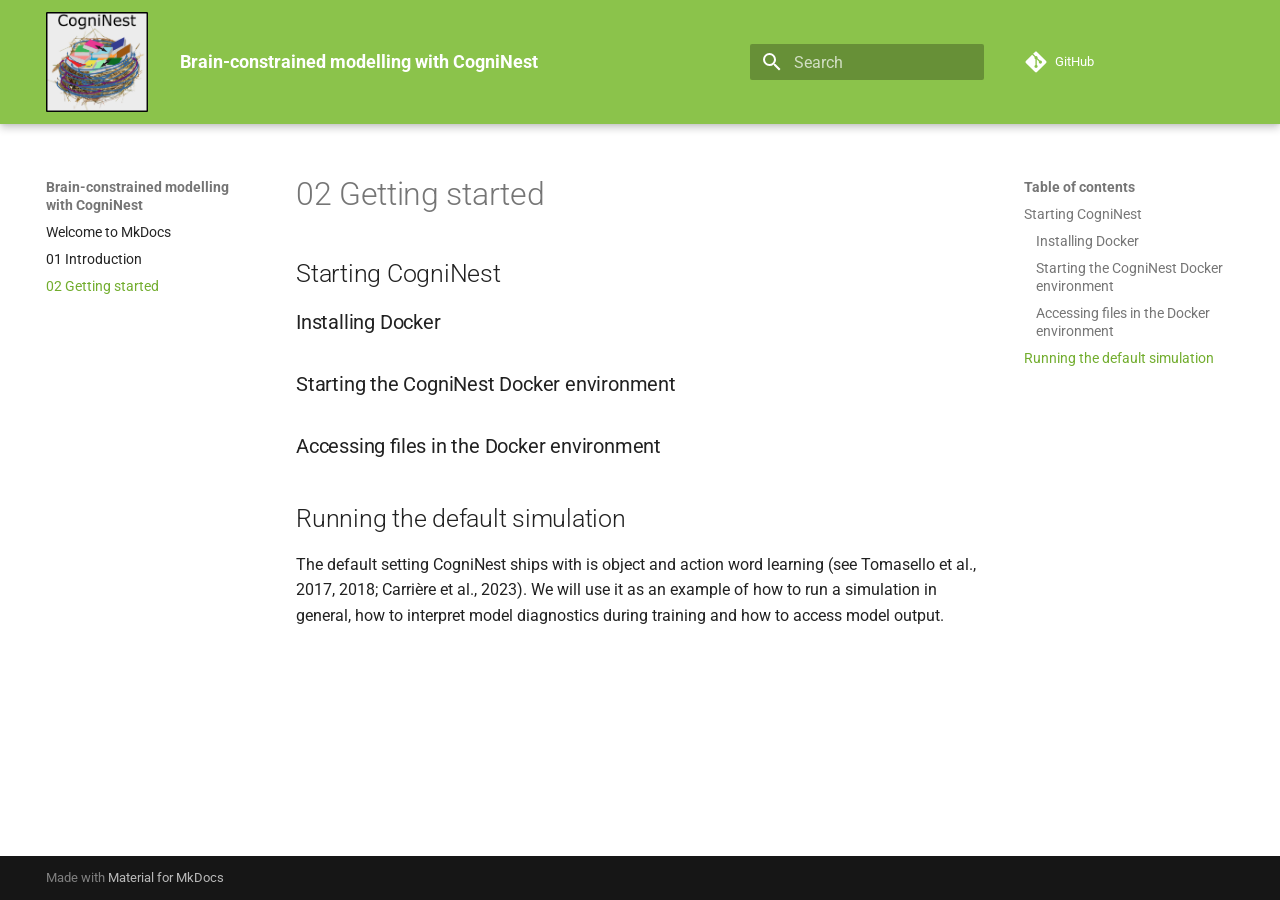
<file: 02 Getting started/index.html>
<!doctype html>
<html lang="en" class="no-js">
  <head>
    
      <meta charset="utf-8">
      <meta name="viewport" content="width=device-width,initial-scale=1">
      
      
        <meta name="author" content="Fynn Dobler">
      
      
      
        <link rel="prev" href="../01%20Introduction/">
      
      
      
        
      
      
      <link rel="icon" href="../img/cogninest_logo.png">
      <meta name="generator" content="mkdocs-1.6.1, mkdocs-material-9.7.6">
    
    
      
        <title>02 Getting started - Brain-constrained modelling with CogniNest</title>
      
    
    
      <link rel="stylesheet" href="../assets/stylesheets/main.484c7ddc.min.css">
      
        
        <link rel="stylesheet" href="../assets/stylesheets/palette.ab4e12ef.min.css">
      
      


    
    
      
    
    
      
        
        
        <link rel="preconnect" href="https://fonts.gstatic.com" crossorigin>
        <link rel="stylesheet" href="https://fonts.googleapis.com/css?family=Roboto:300,300i,400,400i,700,700i%7CRoboto+Mono:400,400i,700,700i&display=fallback">
        <style>:root{--md-text-font:"Roboto";--md-code-font:"Roboto Mono"}</style>
      
    
    
      <link rel="stylesheet" href="../stylesheets/extra.css">
    
    <script>__md_scope=new URL("..",location),__md_hash=e=>[...e].reduce(((e,_)=>(e<<5)-e+_.charCodeAt(0)),0),__md_get=(e,_=localStorage,t=__md_scope)=>JSON.parse(_.getItem(t.pathname+"."+e)),__md_set=(e,_,t=localStorage,a=__md_scope)=>{try{t.setItem(a.pathname+"."+e,JSON.stringify(_))}catch(e){}}</script>
    
      

    
    
  </head>
  
  
    
    
    
    
    
    <body dir="ltr" data-md-color-scheme="default" data-md-color-primary="light-green" data-md-color-accent="light-blue">
  
    
    <input class="md-toggle" data-md-toggle="drawer" type="checkbox" id="__drawer" autocomplete="off">
    <input class="md-toggle" data-md-toggle="search" type="checkbox" id="__search" autocomplete="off">
    <label class="md-overlay" for="__drawer"></label>
    <div data-md-component="skip">
      
        
        <a href="#starting-cogninest" class="md-skip">
          Skip to content
        </a>
      
    </div>
    <div data-md-component="announce">
      
    </div>
    
    
      

  

<header class="md-header md-header--shadow" data-md-component="header">
  <nav class="md-header__inner md-grid" aria-label="Header">
    <a href=".." title="Brain-constrained modelling with CogniNest" class="md-header__button md-logo" aria-label="Brain-constrained modelling with CogniNest" data-md-component="logo">
      
  <img src="../img/cogninest_logo.png" alt="logo">

    </a>
    <label class="md-header__button md-icon" for="__drawer">
      
      <svg xmlns="http://www.w3.org/2000/svg" viewBox="0 0 24 24"><path d="M3 6h18v2H3zm0 5h18v2H3zm0 5h18v2H3z"/></svg>
    </label>
    <div class="md-header__title" data-md-component="header-title">
      <div class="md-header__ellipsis">
        <div class="md-header__topic">
          <span class="md-ellipsis">
            Brain-constrained modelling with CogniNest
          </span>
        </div>
        <div class="md-header__topic" data-md-component="header-topic">
          <span class="md-ellipsis">
            
              02 Getting started
            
          </span>
        </div>
      </div>
    </div>
    
      
    
    
    
    
      
      
        <label class="md-header__button md-icon" for="__search">
          
          <svg xmlns="http://www.w3.org/2000/svg" viewBox="0 0 24 24"><path d="M9.5 3A6.5 6.5 0 0 1 16 9.5c0 1.61-.59 3.09-1.56 4.23l.27.27h.79l5 5-1.5 1.5-5-5v-.79l-.27-.27A6.52 6.52 0 0 1 9.5 16 6.5 6.5 0 0 1 3 9.5 6.5 6.5 0 0 1 9.5 3m0 2C7 5 5 7 5 9.5S7 14 9.5 14 14 12 14 9.5 12 5 9.5 5"/></svg>
        </label>
        <div class="md-search" data-md-component="search" role="dialog">
  <label class="md-search__overlay" for="__search"></label>
  <div class="md-search__inner" role="search">
    <form class="md-search__form" name="search">
      <input type="text" class="md-search__input" name="query" aria-label="Search" placeholder="Search" autocapitalize="off" autocorrect="off" autocomplete="off" spellcheck="false" data-md-component="search-query" required>
      <label class="md-search__icon md-icon" for="__search">
        
        <svg xmlns="http://www.w3.org/2000/svg" viewBox="0 0 24 24"><path d="M9.5 3A6.5 6.5 0 0 1 16 9.5c0 1.61-.59 3.09-1.56 4.23l.27.27h.79l5 5-1.5 1.5-5-5v-.79l-.27-.27A6.52 6.52 0 0 1 9.5 16 6.5 6.5 0 0 1 3 9.5 6.5 6.5 0 0 1 9.5 3m0 2C7 5 5 7 5 9.5S7 14 9.5 14 14 12 14 9.5 12 5 9.5 5"/></svg>
        
        <svg xmlns="http://www.w3.org/2000/svg" viewBox="0 0 24 24"><path d="M20 11v2H8l5.5 5.5-1.42 1.42L4.16 12l7.92-7.92L13.5 5.5 8 11z"/></svg>
      </label>
      <nav class="md-search__options" aria-label="Search">
        
        <button type="reset" class="md-search__icon md-icon" title="Clear" aria-label="Clear" tabindex="-1">
          
          <svg xmlns="http://www.w3.org/2000/svg" viewBox="0 0 24 24"><path d="M19 6.41 17.59 5 12 10.59 6.41 5 5 6.41 10.59 12 5 17.59 6.41 19 12 13.41 17.59 19 19 17.59 13.41 12z"/></svg>
        </button>
      </nav>
      
    </form>
    <div class="md-search__output">
      <div class="md-search__scrollwrap" tabindex="0" data-md-scrollfix>
        <div class="md-search-result" data-md-component="search-result">
          <div class="md-search-result__meta">
            Initializing search
          </div>
          <ol class="md-search-result__list" role="presentation"></ol>
        </div>
      </div>
    </div>
  </div>
</div>
      
    
    
      <div class="md-header__source">
        <a href="https://github.com/MaximeCarriere/cogninest" title="Go to repository" class="md-source" data-md-component="source">
  <div class="md-source__icon md-icon">
    
    <svg xmlns="http://www.w3.org/2000/svg" viewBox="0 0 448 512"><!--! Font Awesome Free 7.1.0 by @fontawesome - https://fontawesome.com License - https://fontawesome.com/license/free (Icons: CC BY 4.0, Fonts: SIL OFL 1.1, Code: MIT License) Copyright 2025 Fonticons, Inc.--><path d="M439.6 236.1 244 40.5c-5.4-5.5-12.8-8.5-20.4-8.5s-15 3-20.4 8.4L162.5 81l51.5 51.5c27.1-9.1 52.7 16.8 43.4 43.7l49.7 49.7c34.2-11.8 61.2 31 35.5 56.7-26.5 26.5-70.2-2.9-56-37.3L240.3 199v121.9c25.3 12.5 22.3 41.8 9.1 55-6.4 6.4-15.2 10.1-24.3 10.1s-17.8-3.6-24.3-10.1c-17.6-17.6-11.1-46.9 11.2-56v-123c-20.8-8.5-24.6-30.7-18.6-45L142.6 101 8.5 235.1C3 240.6 0 247.9 0 255.5s3 15 8.5 20.4l195.6 195.7c5.4 5.4 12.7 8.4 20.4 8.4s15-3 20.4-8.4l194.7-194.7c5.4-5.4 8.4-12.8 8.4-20.4s-3-15-8.4-20.4"/></svg>
  </div>
  <div class="md-source__repository">
    GitHub
  </div>
</a>
      </div>
    
  </nav>
  
</header>
    
    <div class="md-container" data-md-component="container">
      
      
        
          
        
      
      <main class="md-main" data-md-component="main">
        <div class="md-main__inner md-grid">
          
            
              
              <div class="md-sidebar md-sidebar--primary" data-md-component="sidebar" data-md-type="navigation" >
                <div class="md-sidebar__scrollwrap">
                  <div class="md-sidebar__inner">
                    



<nav class="md-nav md-nav--primary" aria-label="Navigation" data-md-level="0">
  <label class="md-nav__title" for="__drawer">
    <a href=".." title="Brain-constrained modelling with CogniNest" class="md-nav__button md-logo" aria-label="Brain-constrained modelling with CogniNest" data-md-component="logo">
      
  <img src="../img/cogninest_logo.png" alt="logo">

    </a>
    Brain-constrained modelling with CogniNest
  </label>
  
    <div class="md-nav__source">
      <a href="https://github.com/MaximeCarriere/cogninest" title="Go to repository" class="md-source" data-md-component="source">
  <div class="md-source__icon md-icon">
    
    <svg xmlns="http://www.w3.org/2000/svg" viewBox="0 0 448 512"><!--! Font Awesome Free 7.1.0 by @fontawesome - https://fontawesome.com License - https://fontawesome.com/license/free (Icons: CC BY 4.0, Fonts: SIL OFL 1.1, Code: MIT License) Copyright 2025 Fonticons, Inc.--><path d="M439.6 236.1 244 40.5c-5.4-5.5-12.8-8.5-20.4-8.5s-15 3-20.4 8.4L162.5 81l51.5 51.5c27.1-9.1 52.7 16.8 43.4 43.7l49.7 49.7c34.2-11.8 61.2 31 35.5 56.7-26.5 26.5-70.2-2.9-56-37.3L240.3 199v121.9c25.3 12.5 22.3 41.8 9.1 55-6.4 6.4-15.2 10.1-24.3 10.1s-17.8-3.6-24.3-10.1c-17.6-17.6-11.1-46.9 11.2-56v-123c-20.8-8.5-24.6-30.7-18.6-45L142.6 101 8.5 235.1C3 240.6 0 247.9 0 255.5s3 15 8.5 20.4l195.6 195.7c5.4 5.4 12.7 8.4 20.4 8.4s15-3 20.4-8.4l194.7-194.7c5.4-5.4 8.4-12.8 8.4-20.4s-3-15-8.4-20.4"/></svg>
  </div>
  <div class="md-source__repository">
    GitHub
  </div>
</a>
    </div>
  
  <ul class="md-nav__list" data-md-scrollfix>
    
      
      
  
  
  
  
    <li class="md-nav__item">
      <a href=".." class="md-nav__link">
        
  
  
  <span class="md-ellipsis">
    
  
    Welcome to MkDocs
  

    
  </span>
  
  

      </a>
    </li>
  

    
      
      
  
  
  
  
    <li class="md-nav__item">
      <a href="../01%20Introduction/" class="md-nav__link">
        
  
  
  <span class="md-ellipsis">
    
  
    01 Introduction
  

    
  </span>
  
  

      </a>
    </li>
  

    
      
      
  
  
    
  
  
  
    <li class="md-nav__item md-nav__item--active">
      
      <input class="md-nav__toggle md-toggle" type="checkbox" id="__toc">
      
      
      
        <label class="md-nav__link md-nav__link--active" for="__toc">
          
  
  
  <span class="md-ellipsis">
    
  
    02 Getting started
  

    
  </span>
  
  

          <span class="md-nav__icon md-icon"></span>
        </label>
      
      <a href="./" class="md-nav__link md-nav__link--active">
        
  
  
  <span class="md-ellipsis">
    
  
    02 Getting started
  

    
  </span>
  
  

      </a>
      
        

<nav class="md-nav md-nav--secondary" aria-label="Table of contents">
  
  
  
  
    <label class="md-nav__title" for="__toc">
      <span class="md-nav__icon md-icon"></span>
      Table of contents
    </label>
    <ul class="md-nav__list" data-md-component="toc" data-md-scrollfix>
      
        <li class="md-nav__item">
  <a href="#starting-cogninest" class="md-nav__link">
    <span class="md-ellipsis">
      
        Starting CogniNest
      
    </span>
  </a>
  
    <nav class="md-nav" aria-label="Starting CogniNest">
      <ul class="md-nav__list">
        
          <li class="md-nav__item">
  <a href="#installing-docker" class="md-nav__link">
    <span class="md-ellipsis">
      
        Installing Docker
      
    </span>
  </a>
  
</li>
        
          <li class="md-nav__item">
  <a href="#starting-the-cogninest-docker-environment" class="md-nav__link">
    <span class="md-ellipsis">
      
        Starting the CogniNest Docker environment
      
    </span>
  </a>
  
</li>
        
          <li class="md-nav__item">
  <a href="#accessing-files-in-the-docker-environment" class="md-nav__link">
    <span class="md-ellipsis">
      
        Accessing files in the Docker environment
      
    </span>
  </a>
  
</li>
        
      </ul>
    </nav>
  
</li>
      
        <li class="md-nav__item">
  <a href="#running-the-default-simulation" class="md-nav__link">
    <span class="md-ellipsis">
      
        Running the default simulation
      
    </span>
  </a>
  
</li>
      
    </ul>
  
</nav>
      
    </li>
  

    
  </ul>
</nav>
                  </div>
                </div>
              </div>
            
            
              
              <div class="md-sidebar md-sidebar--secondary" data-md-component="sidebar" data-md-type="toc" >
                <div class="md-sidebar__scrollwrap">
                  <div class="md-sidebar__inner">
                    

<nav class="md-nav md-nav--secondary" aria-label="Table of contents">
  
  
  
  
    <label class="md-nav__title" for="__toc">
      <span class="md-nav__icon md-icon"></span>
      Table of contents
    </label>
    <ul class="md-nav__list" data-md-component="toc" data-md-scrollfix>
      
        <li class="md-nav__item">
  <a href="#starting-cogninest" class="md-nav__link">
    <span class="md-ellipsis">
      
        Starting CogniNest
      
    </span>
  </a>
  
    <nav class="md-nav" aria-label="Starting CogniNest">
      <ul class="md-nav__list">
        
          <li class="md-nav__item">
  <a href="#installing-docker" class="md-nav__link">
    <span class="md-ellipsis">
      
        Installing Docker
      
    </span>
  </a>
  
</li>
        
          <li class="md-nav__item">
  <a href="#starting-the-cogninest-docker-environment" class="md-nav__link">
    <span class="md-ellipsis">
      
        Starting the CogniNest Docker environment
      
    </span>
  </a>
  
</li>
        
          <li class="md-nav__item">
  <a href="#accessing-files-in-the-docker-environment" class="md-nav__link">
    <span class="md-ellipsis">
      
        Accessing files in the Docker environment
      
    </span>
  </a>
  
</li>
        
      </ul>
    </nav>
  
</li>
      
        <li class="md-nav__item">
  <a href="#running-the-default-simulation" class="md-nav__link">
    <span class="md-ellipsis">
      
        Running the default simulation
      
    </span>
  </a>
  
</li>
      
    </ul>
  
</nav>
                  </div>
                </div>
              </div>
            
          
          
            <div class="md-content" data-md-component="content">
              
              <article class="md-content__inner md-typeset">
                
                  


  
  


  <h1>02 Getting started</h1>

<h2 id="starting-cogninest">Starting CogniNest</h2>
<h3 id="installing-docker">Installing Docker</h3>
<h3 id="starting-the-cogninest-docker-environment">Starting the CogniNest Docker environment</h3>
<h3 id="accessing-files-in-the-docker-environment">Accessing files in the Docker environment</h3>
<h2 id="running-the-default-simulation">Running the default simulation</h2>
<p>The default setting CogniNest ships with is object and action word learning (see Tomasello et al., 2017, 2018; Carrière et al., 2023). We will use it as an example of how to run a simulation in general, how to interpret model diagnostics during training and how to access model output.</p>












                
              </article>
            </div>
          
          
<script>var target=document.getElementById(location.hash.slice(1));target&&target.name&&(target.checked=target.name.startsWith("__tabbed_"))</script>
        </div>
        
      </main>
      
        <footer class="md-footer">
  
  <div class="md-footer-meta md-typeset">
    <div class="md-footer-meta__inner md-grid">
      <div class="md-copyright">
  
  
    Made with
    <a href="https://squidfunk.github.io/mkdocs-material/" target="_blank" rel="noopener">
      Material for MkDocs
    </a>
  
</div>
      
    </div>
  </div>
</footer>
      
    </div>
    <div class="md-dialog" data-md-component="dialog">
      <div class="md-dialog__inner md-typeset"></div>
    </div>
    
    
    
      
      
      <script id="__config" type="application/json">{"annotate": null, "base": "..", "features": [], "search": "../assets/javascripts/workers/search.2c215733.min.js", "tags": null, "translations": {"clipboard.copied": "Copied to clipboard", "clipboard.copy": "Copy to clipboard", "search.result.more.one": "1 more on this page", "search.result.more.other": "# more on this page", "search.result.none": "No matching documents", "search.result.one": "1 matching document", "search.result.other": "# matching documents", "search.result.placeholder": "Type to start searching", "search.result.term.missing": "Missing", "select.version": "Select version"}, "version": null}</script>
    
    
      <script src="../assets/javascripts/bundle.79ae519e.min.js"></script>
      
    
  </body>
</html>
</file>
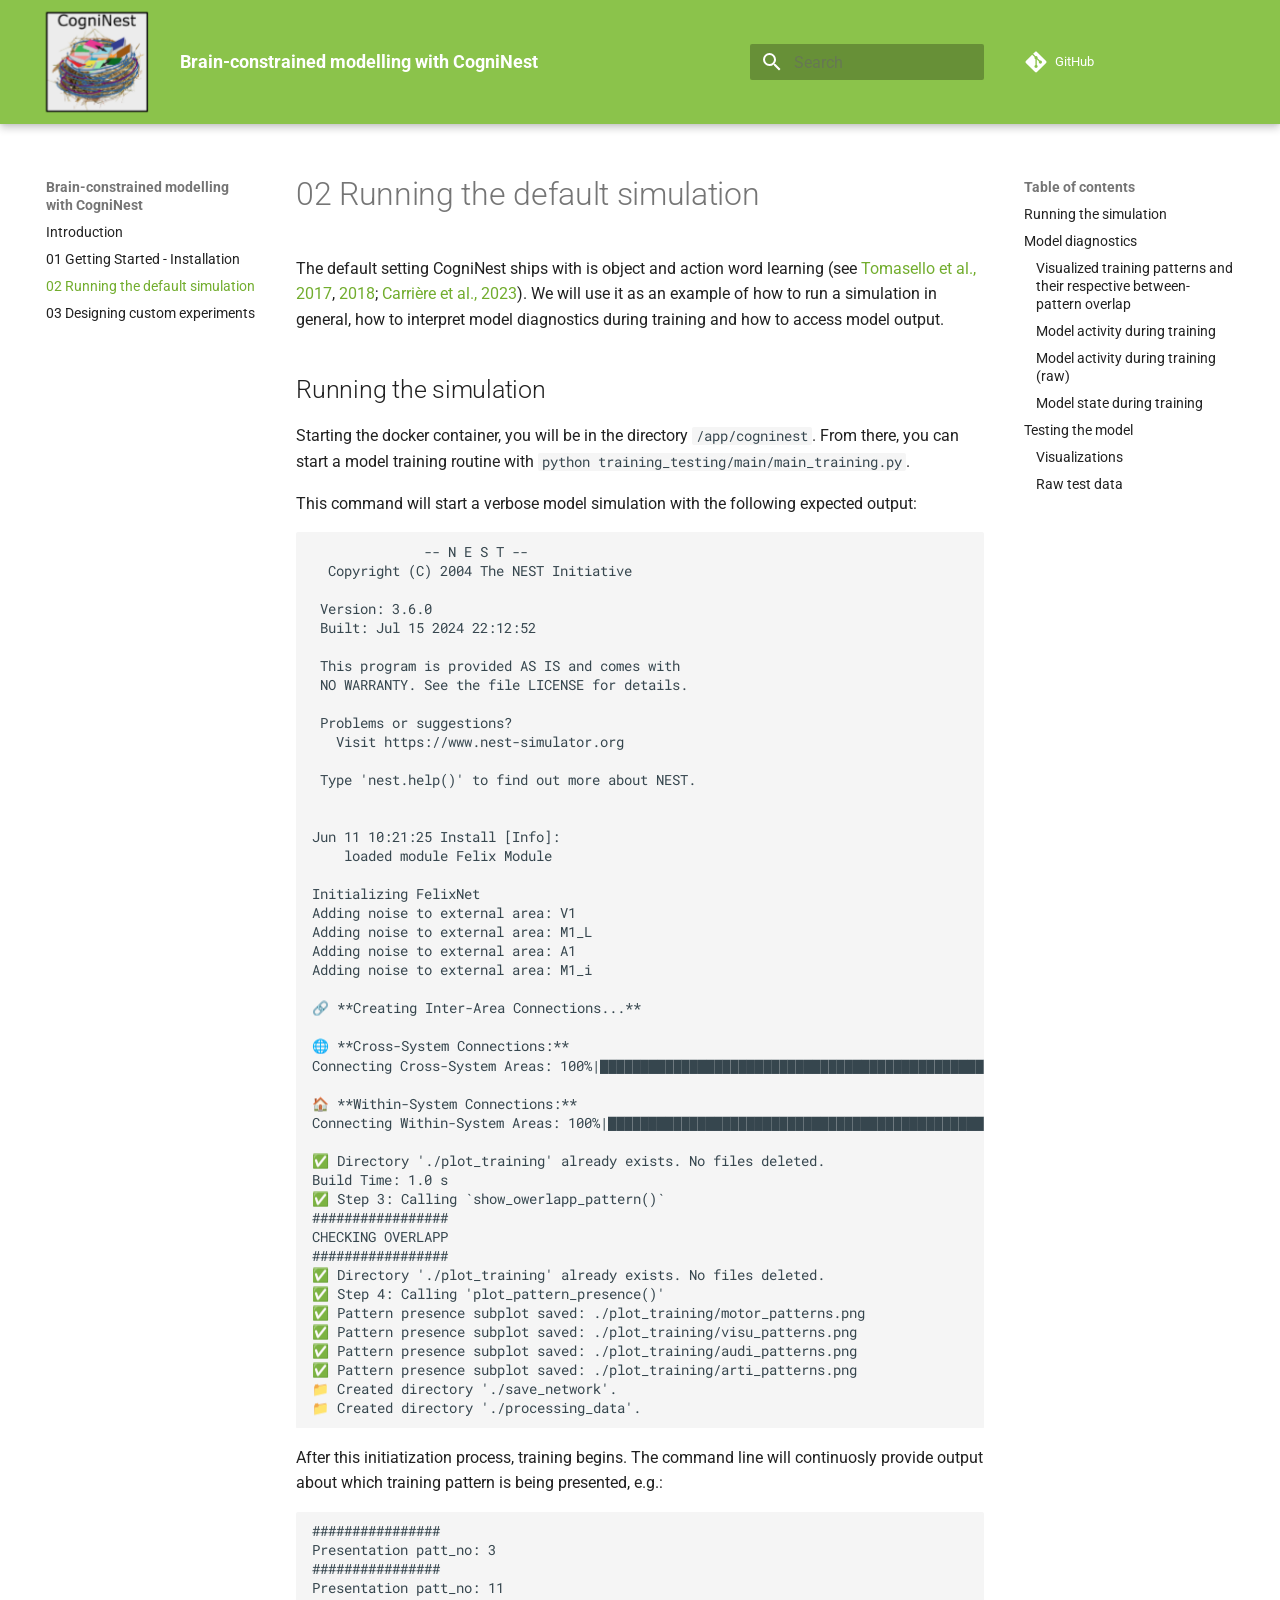
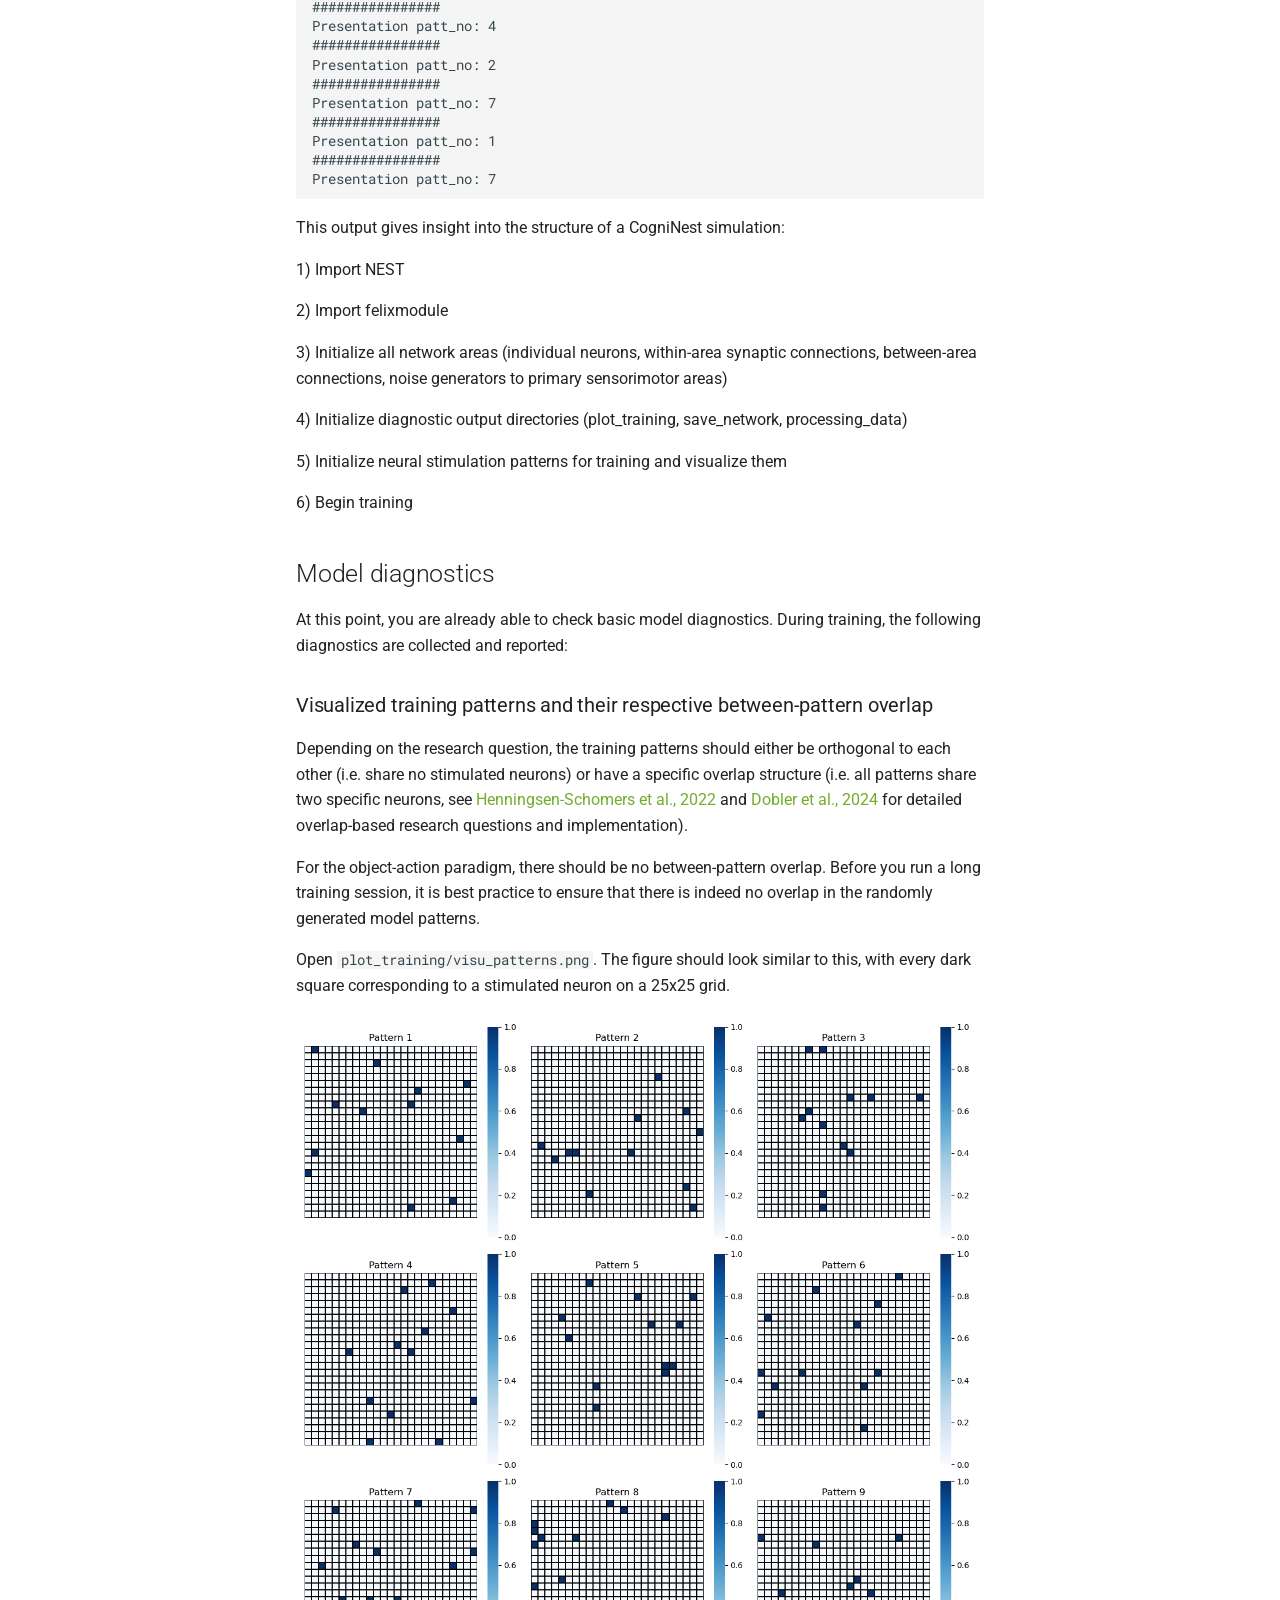
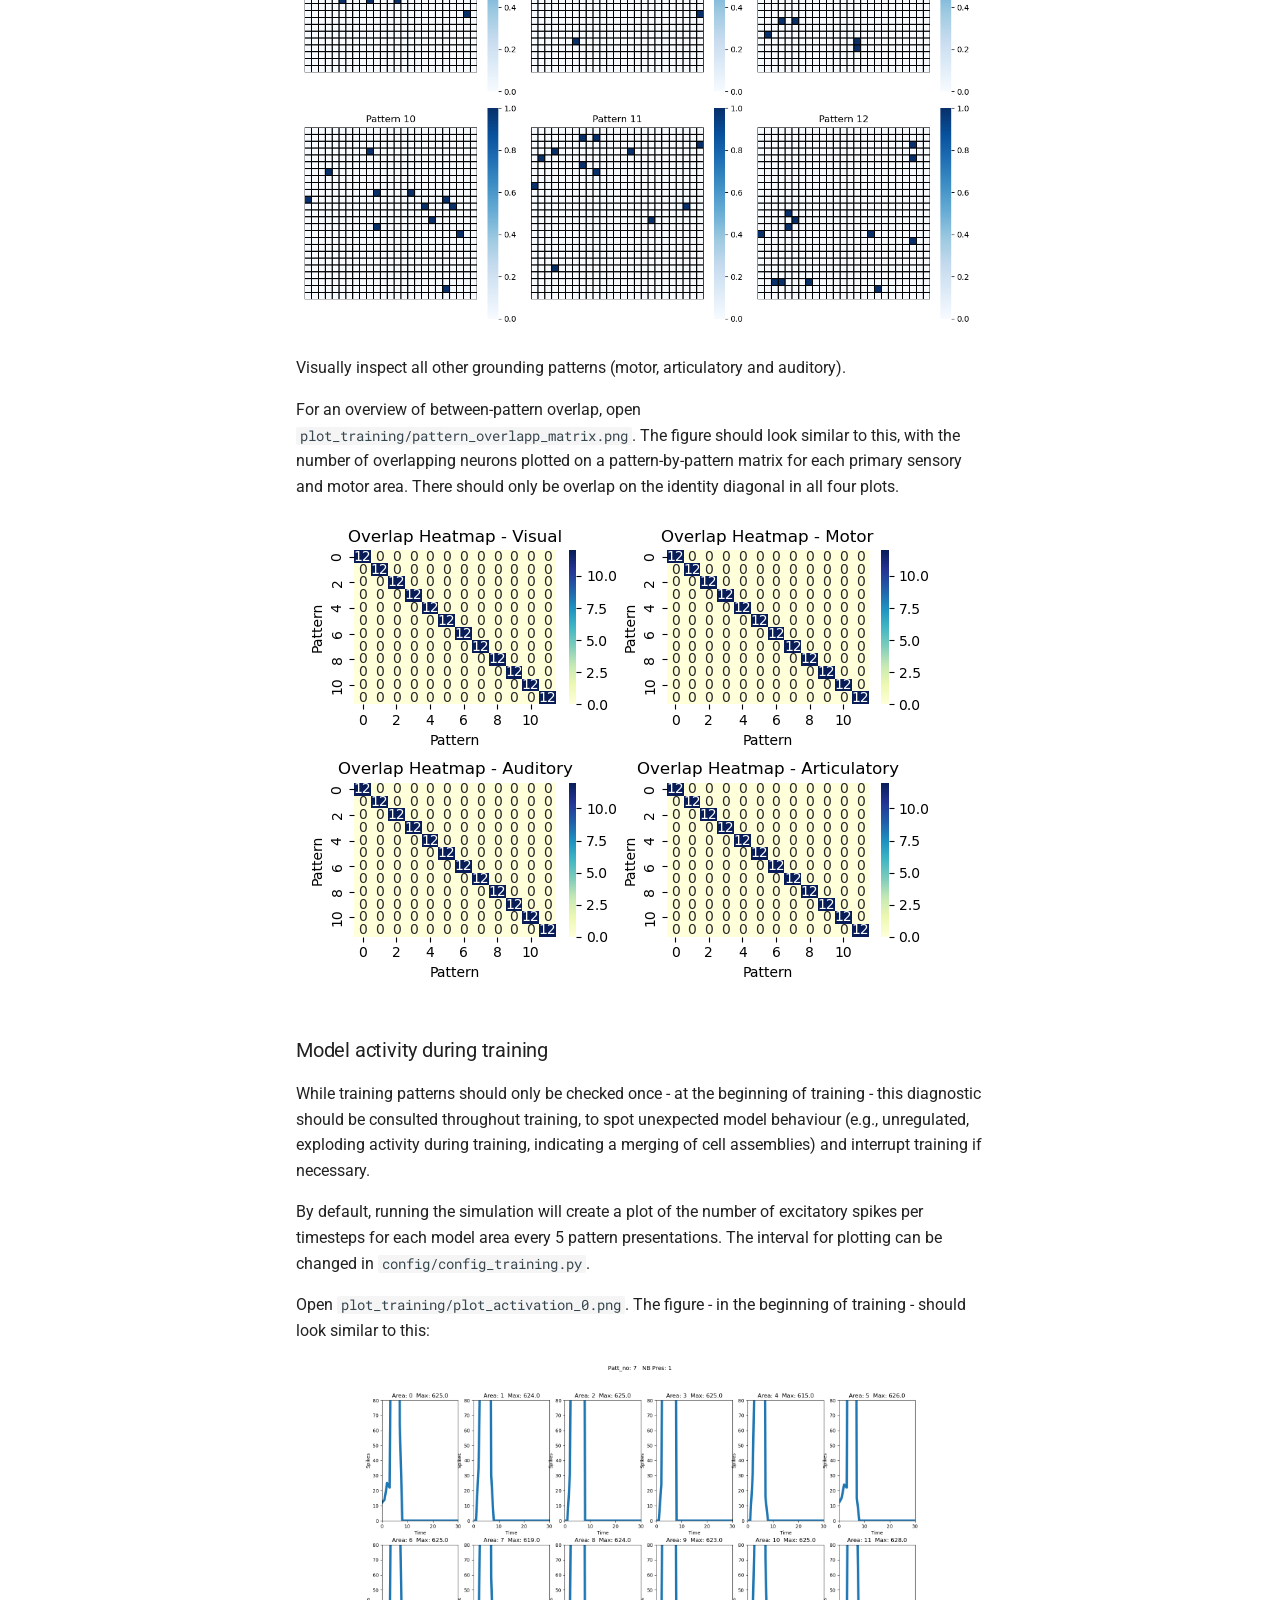
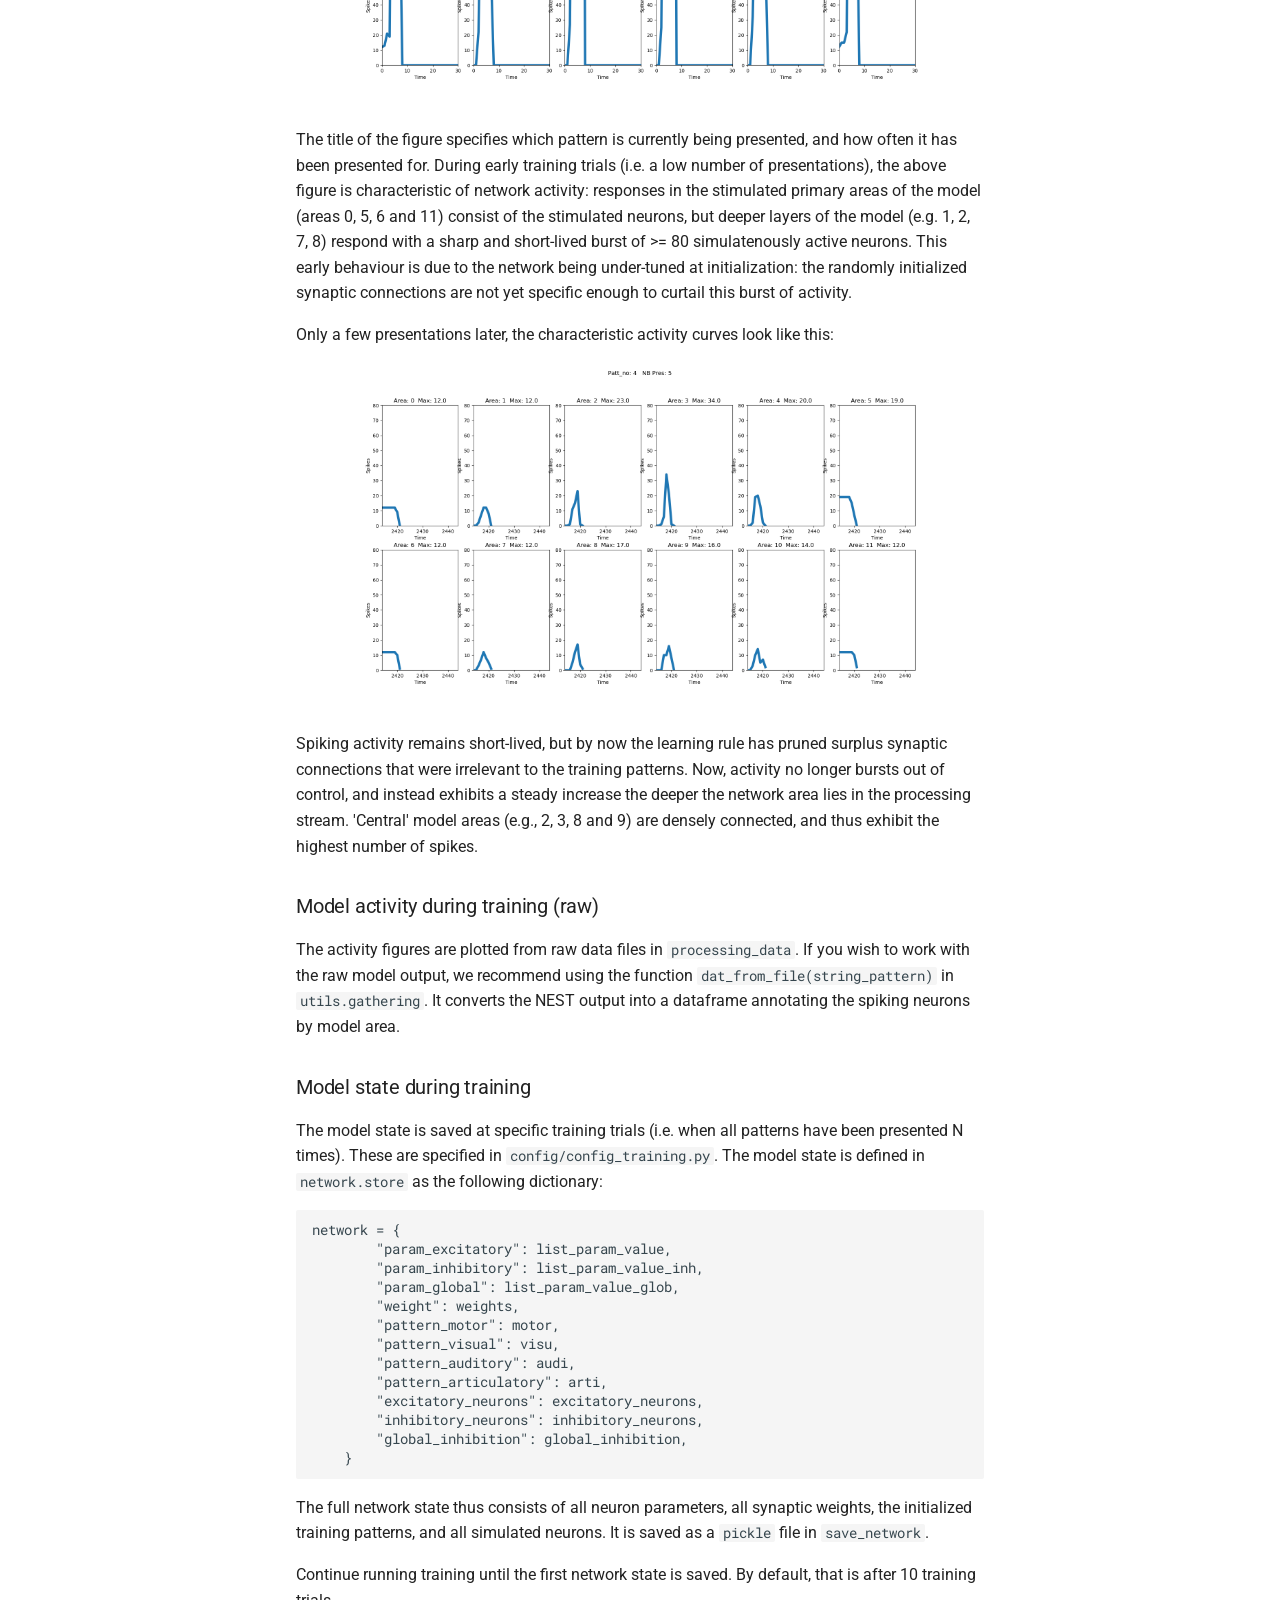
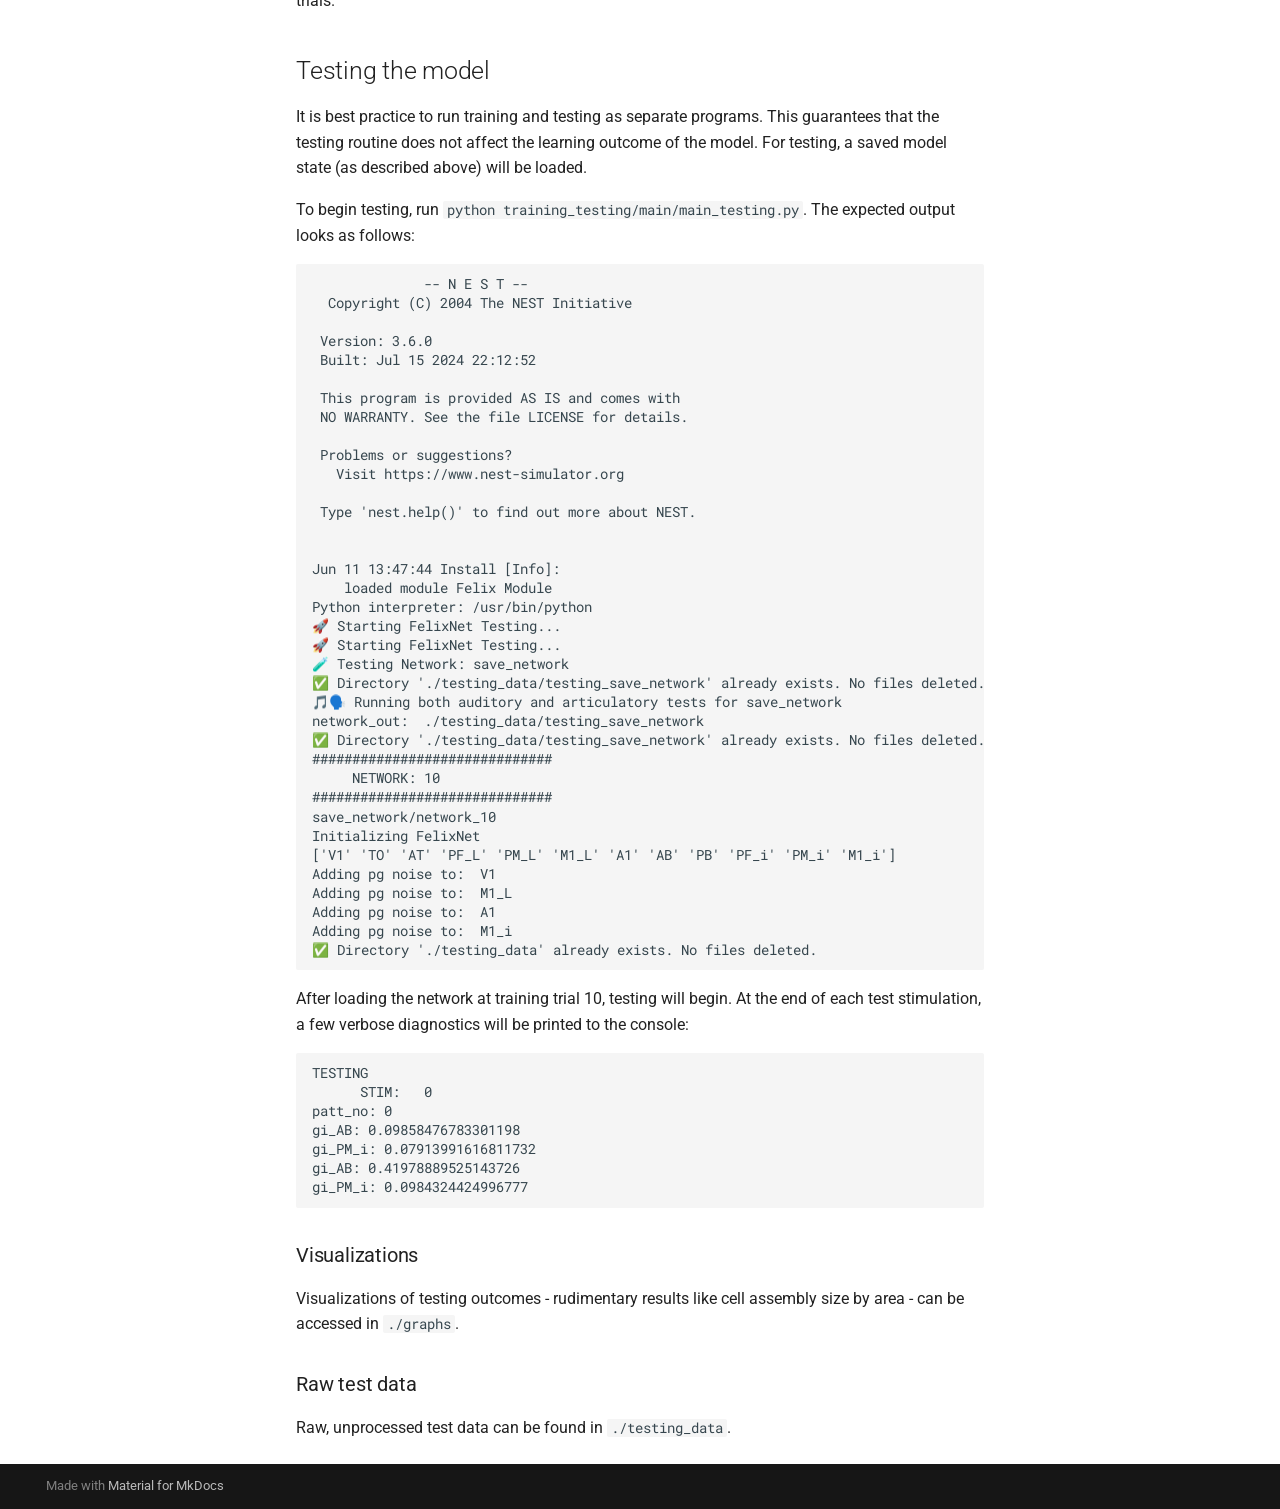
<file: 02 Running the default simulation/index.html>
<!doctype html>
<html lang="en" class="no-js">
  <head>
    
      <meta charset="utf-8">
      <meta name="viewport" content="width=device-width,initial-scale=1">
      
      
        <meta name="author" content="Fynn Dobler">
      
      
      
        <link rel="prev" href="../01%20Getting%20started/">
      
      
        <link rel="next" href="../03%20Designing%20custom%20experiments/">
      
      
        
      
      
      <link rel="icon" href="../img/cogninest_logo.png">
      <meta name="generator" content="mkdocs-1.6.1, mkdocs-material-9.7.6">
    
    
      
        <title>02 Running the default simulation - Brain-constrained modelling with CogniNest</title>
      
    
    
      <link rel="stylesheet" href="../assets/stylesheets/main.484c7ddc.min.css">
      
        
        <link rel="stylesheet" href="../assets/stylesheets/palette.ab4e12ef.min.css">
      
      


    
    
      
    
    
      
        
        
        <link rel="preconnect" href="https://fonts.gstatic.com" crossorigin>
        <link rel="stylesheet" href="https://fonts.googleapis.com/css?family=Roboto:300,300i,400,400i,700,700i%7CRoboto+Mono:400,400i,700,700i&display=fallback">
        <style>:root{--md-text-font:"Roboto";--md-code-font:"Roboto Mono"}</style>
      
    
    
      <link rel="stylesheet" href="../stylesheets/extra.css">
    
    <script>__md_scope=new URL("..",location),__md_hash=e=>[...e].reduce(((e,_)=>(e<<5)-e+_.charCodeAt(0)),0),__md_get=(e,_=localStorage,t=__md_scope)=>JSON.parse(_.getItem(t.pathname+"."+e)),__md_set=(e,_,t=localStorage,a=__md_scope)=>{try{t.setItem(a.pathname+"."+e,JSON.stringify(_))}catch(e){}}</script>
    
      

    
    
  </head>
  
  
    
    
    
    
    
    <body dir="ltr" data-md-color-scheme="default" data-md-color-primary="light-green" data-md-color-accent="light-blue">
  
    
    <input class="md-toggle" data-md-toggle="drawer" type="checkbox" id="__drawer" autocomplete="off">
    <input class="md-toggle" data-md-toggle="search" type="checkbox" id="__search" autocomplete="off">
    <label class="md-overlay" for="__drawer"></label>
    <div data-md-component="skip">
      
        
        <a href="#02-running-the-default-simulation" class="md-skip">
          Skip to content
        </a>
      
    </div>
    <div data-md-component="announce">
      
    </div>
    
    
      

  

<header class="md-header md-header--shadow" data-md-component="header">
  <nav class="md-header__inner md-grid" aria-label="Header">
    <a href=".." title="Brain-constrained modelling with CogniNest" class="md-header__button md-logo" aria-label="Brain-constrained modelling with CogniNest" data-md-component="logo">
      
  <img src="../img/cogninest_logo.png" alt="logo">

    </a>
    <label class="md-header__button md-icon" for="__drawer">
      
      <svg xmlns="http://www.w3.org/2000/svg" viewBox="0 0 24 24"><path d="M3 6h18v2H3zm0 5h18v2H3zm0 5h18v2H3z"/></svg>
    </label>
    <div class="md-header__title" data-md-component="header-title">
      <div class="md-header__ellipsis">
        <div class="md-header__topic">
          <span class="md-ellipsis">
            Brain-constrained modelling with CogniNest
          </span>
        </div>
        <div class="md-header__topic" data-md-component="header-topic">
          <span class="md-ellipsis">
            
              02 Running the default simulation
            
          </span>
        </div>
      </div>
    </div>
    
      
    
    
    
    
      
      
        <label class="md-header__button md-icon" for="__search">
          
          <svg xmlns="http://www.w3.org/2000/svg" viewBox="0 0 24 24"><path d="M9.5 3A6.5 6.5 0 0 1 16 9.5c0 1.61-.59 3.09-1.56 4.23l.27.27h.79l5 5-1.5 1.5-5-5v-.79l-.27-.27A6.52 6.52 0 0 1 9.5 16 6.5 6.5 0 0 1 3 9.5 6.5 6.5 0 0 1 9.5 3m0 2C7 5 5 7 5 9.5S7 14 9.5 14 14 12 14 9.5 12 5 9.5 5"/></svg>
        </label>
        <div class="md-search" data-md-component="search" role="dialog">
  <label class="md-search__overlay" for="__search"></label>
  <div class="md-search__inner" role="search">
    <form class="md-search__form" name="search">
      <input type="text" class="md-search__input" name="query" aria-label="Search" placeholder="Search" autocapitalize="off" autocorrect="off" autocomplete="off" spellcheck="false" data-md-component="search-query" required>
      <label class="md-search__icon md-icon" for="__search">
        
        <svg xmlns="http://www.w3.org/2000/svg" viewBox="0 0 24 24"><path d="M9.5 3A6.5 6.5 0 0 1 16 9.5c0 1.61-.59 3.09-1.56 4.23l.27.27h.79l5 5-1.5 1.5-5-5v-.79l-.27-.27A6.52 6.52 0 0 1 9.5 16 6.5 6.5 0 0 1 3 9.5 6.5 6.5 0 0 1 9.5 3m0 2C7 5 5 7 5 9.5S7 14 9.5 14 14 12 14 9.5 12 5 9.5 5"/></svg>
        
        <svg xmlns="http://www.w3.org/2000/svg" viewBox="0 0 24 24"><path d="M20 11v2H8l5.5 5.5-1.42 1.42L4.16 12l7.92-7.92L13.5 5.5 8 11z"/></svg>
      </label>
      <nav class="md-search__options" aria-label="Search">
        
        <button type="reset" class="md-search__icon md-icon" title="Clear" aria-label="Clear" tabindex="-1">
          
          <svg xmlns="http://www.w3.org/2000/svg" viewBox="0 0 24 24"><path d="M19 6.41 17.59 5 12 10.59 6.41 5 5 6.41 10.59 12 5 17.59 6.41 19 12 13.41 17.59 19 19 17.59 13.41 12z"/></svg>
        </button>
      </nav>
      
    </form>
    <div class="md-search__output">
      <div class="md-search__scrollwrap" tabindex="0" data-md-scrollfix>
        <div class="md-search-result" data-md-component="search-result">
          <div class="md-search-result__meta">
            Initializing search
          </div>
          <ol class="md-search-result__list" role="presentation"></ol>
        </div>
      </div>
    </div>
  </div>
</div>
      
    
    
      <div class="md-header__source">
        <a href="https://github.com/MaximeCarriere/cogninest" title="Go to repository" class="md-source" data-md-component="source">
  <div class="md-source__icon md-icon">
    
    <svg xmlns="http://www.w3.org/2000/svg" viewBox="0 0 448 512"><!--! Font Awesome Free 7.1.0 by @fontawesome - https://fontawesome.com License - https://fontawesome.com/license/free (Icons: CC BY 4.0, Fonts: SIL OFL 1.1, Code: MIT License) Copyright 2025 Fonticons, Inc.--><path d="M439.6 236.1 244 40.5c-5.4-5.5-12.8-8.5-20.4-8.5s-15 3-20.4 8.4L162.5 81l51.5 51.5c27.1-9.1 52.7 16.8 43.4 43.7l49.7 49.7c34.2-11.8 61.2 31 35.5 56.7-26.5 26.5-70.2-2.9-56-37.3L240.3 199v121.9c25.3 12.5 22.3 41.8 9.1 55-6.4 6.4-15.2 10.1-24.3 10.1s-17.8-3.6-24.3-10.1c-17.6-17.6-11.1-46.9 11.2-56v-123c-20.8-8.5-24.6-30.7-18.6-45L142.6 101 8.5 235.1C3 240.6 0 247.9 0 255.5s3 15 8.5 20.4l195.6 195.7c5.4 5.4 12.7 8.4 20.4 8.4s15-3 20.4-8.4l194.7-194.7c5.4-5.4 8.4-12.8 8.4-20.4s-3-15-8.4-20.4"/></svg>
  </div>
  <div class="md-source__repository">
    GitHub
  </div>
</a>
      </div>
    
  </nav>
  
</header>
    
    <div class="md-container" data-md-component="container">
      
      
        
          
        
      
      <main class="md-main" data-md-component="main">
        <div class="md-main__inner md-grid">
          
            
              
              <div class="md-sidebar md-sidebar--primary" data-md-component="sidebar" data-md-type="navigation" >
                <div class="md-sidebar__scrollwrap">
                  <div class="md-sidebar__inner">
                    



<nav class="md-nav md-nav--primary" aria-label="Navigation" data-md-level="0">
  <label class="md-nav__title" for="__drawer">
    <a href=".." title="Brain-constrained modelling with CogniNest" class="md-nav__button md-logo" aria-label="Brain-constrained modelling with CogniNest" data-md-component="logo">
      
  <img src="../img/cogninest_logo.png" alt="logo">

    </a>
    Brain-constrained modelling with CogniNest
  </label>
  
    <div class="md-nav__source">
      <a href="https://github.com/MaximeCarriere/cogninest" title="Go to repository" class="md-source" data-md-component="source">
  <div class="md-source__icon md-icon">
    
    <svg xmlns="http://www.w3.org/2000/svg" viewBox="0 0 448 512"><!--! Font Awesome Free 7.1.0 by @fontawesome - https://fontawesome.com License - https://fontawesome.com/license/free (Icons: CC BY 4.0, Fonts: SIL OFL 1.1, Code: MIT License) Copyright 2025 Fonticons, Inc.--><path d="M439.6 236.1 244 40.5c-5.4-5.5-12.8-8.5-20.4-8.5s-15 3-20.4 8.4L162.5 81l51.5 51.5c27.1-9.1 52.7 16.8 43.4 43.7l49.7 49.7c34.2-11.8 61.2 31 35.5 56.7-26.5 26.5-70.2-2.9-56-37.3L240.3 199v121.9c25.3 12.5 22.3 41.8 9.1 55-6.4 6.4-15.2 10.1-24.3 10.1s-17.8-3.6-24.3-10.1c-17.6-17.6-11.1-46.9 11.2-56v-123c-20.8-8.5-24.6-30.7-18.6-45L142.6 101 8.5 235.1C3 240.6 0 247.9 0 255.5s3 15 8.5 20.4l195.6 195.7c5.4 5.4 12.7 8.4 20.4 8.4s15-3 20.4-8.4l194.7-194.7c5.4-5.4 8.4-12.8 8.4-20.4s-3-15-8.4-20.4"/></svg>
  </div>
  <div class="md-source__repository">
    GitHub
  </div>
</a>
    </div>
  
  <ul class="md-nav__list" data-md-scrollfix>
    
      
      
  
  
  
  
    <li class="md-nav__item">
      <a href=".." class="md-nav__link">
        
  
  
  <span class="md-ellipsis">
    
  
    Introduction
  

    
  </span>
  
  

      </a>
    </li>
  

    
      
      
  
  
  
  
    <li class="md-nav__item">
      <a href="../01%20Getting%20started/" class="md-nav__link">
        
  
  
  <span class="md-ellipsis">
    
  
    01 Getting Started - Installation
  

    
  </span>
  
  

      </a>
    </li>
  

    
      
      
  
  
    
  
  
  
    <li class="md-nav__item md-nav__item--active">
      
      <input class="md-nav__toggle md-toggle" type="checkbox" id="__toc">
      
      
        
      
      
        <label class="md-nav__link md-nav__link--active" for="__toc">
          
  
  
  <span class="md-ellipsis">
    
  
    02 Running the default simulation
  

    
  </span>
  
  

          <span class="md-nav__icon md-icon"></span>
        </label>
      
      <a href="./" class="md-nav__link md-nav__link--active">
        
  
  
  <span class="md-ellipsis">
    
  
    02 Running the default simulation
  

    
  </span>
  
  

      </a>
      
        

<nav class="md-nav md-nav--secondary" aria-label="Table of contents">
  
  
  
    
  
  
    <label class="md-nav__title" for="__toc">
      <span class="md-nav__icon md-icon"></span>
      Table of contents
    </label>
    <ul class="md-nav__list" data-md-component="toc" data-md-scrollfix>
      
        <li class="md-nav__item">
  <a href="#running-the-simulation" class="md-nav__link">
    <span class="md-ellipsis">
      
        Running the simulation
      
    </span>
  </a>
  
</li>
      
        <li class="md-nav__item">
  <a href="#model-diagnostics" class="md-nav__link">
    <span class="md-ellipsis">
      
        Model diagnostics
      
    </span>
  </a>
  
    <nav class="md-nav" aria-label="Model diagnostics">
      <ul class="md-nav__list">
        
          <li class="md-nav__item">
  <a href="#visualized-training-patterns-and-their-respective-between-pattern-overlap" class="md-nav__link">
    <span class="md-ellipsis">
      
        Visualized training patterns and their respective between-pattern overlap
      
    </span>
  </a>
  
</li>
        
          <li class="md-nav__item">
  <a href="#model-activity-during-training" class="md-nav__link">
    <span class="md-ellipsis">
      
        Model activity during training
      
    </span>
  </a>
  
</li>
        
          <li class="md-nav__item">
  <a href="#model-activity-during-training-raw" class="md-nav__link">
    <span class="md-ellipsis">
      
        Model activity during training (raw)
      
    </span>
  </a>
  
</li>
        
          <li class="md-nav__item">
  <a href="#model-state-during-training" class="md-nav__link">
    <span class="md-ellipsis">
      
        Model state during training
      
    </span>
  </a>
  
</li>
        
      </ul>
    </nav>
  
</li>
      
        <li class="md-nav__item">
  <a href="#testing-the-model" class="md-nav__link">
    <span class="md-ellipsis">
      
        Testing the model
      
    </span>
  </a>
  
    <nav class="md-nav" aria-label="Testing the model">
      <ul class="md-nav__list">
        
          <li class="md-nav__item">
  <a href="#visualizations" class="md-nav__link">
    <span class="md-ellipsis">
      
        Visualizations
      
    </span>
  </a>
  
</li>
        
          <li class="md-nav__item">
  <a href="#raw-test-data" class="md-nav__link">
    <span class="md-ellipsis">
      
        Raw test data
      
    </span>
  </a>
  
</li>
        
      </ul>
    </nav>
  
</li>
      
    </ul>
  
</nav>
      
    </li>
  

    
      
      
  
  
  
  
    <li class="md-nav__item">
      <a href="../03%20Designing%20custom%20experiments/" class="md-nav__link">
        
  
  
  <span class="md-ellipsis">
    
  
    03 Designing custom experiments
  

    
  </span>
  
  

      </a>
    </li>
  

    
  </ul>
</nav>
                  </div>
                </div>
              </div>
            
            
              
              <div class="md-sidebar md-sidebar--secondary" data-md-component="sidebar" data-md-type="toc" >
                <div class="md-sidebar__scrollwrap">
                  <div class="md-sidebar__inner">
                    

<nav class="md-nav md-nav--secondary" aria-label="Table of contents">
  
  
  
    
  
  
    <label class="md-nav__title" for="__toc">
      <span class="md-nav__icon md-icon"></span>
      Table of contents
    </label>
    <ul class="md-nav__list" data-md-component="toc" data-md-scrollfix>
      
        <li class="md-nav__item">
  <a href="#running-the-simulation" class="md-nav__link">
    <span class="md-ellipsis">
      
        Running the simulation
      
    </span>
  </a>
  
</li>
      
        <li class="md-nav__item">
  <a href="#model-diagnostics" class="md-nav__link">
    <span class="md-ellipsis">
      
        Model diagnostics
      
    </span>
  </a>
  
    <nav class="md-nav" aria-label="Model diagnostics">
      <ul class="md-nav__list">
        
          <li class="md-nav__item">
  <a href="#visualized-training-patterns-and-their-respective-between-pattern-overlap" class="md-nav__link">
    <span class="md-ellipsis">
      
        Visualized training patterns and their respective between-pattern overlap
      
    </span>
  </a>
  
</li>
        
          <li class="md-nav__item">
  <a href="#model-activity-during-training" class="md-nav__link">
    <span class="md-ellipsis">
      
        Model activity during training
      
    </span>
  </a>
  
</li>
        
          <li class="md-nav__item">
  <a href="#model-activity-during-training-raw" class="md-nav__link">
    <span class="md-ellipsis">
      
        Model activity during training (raw)
      
    </span>
  </a>
  
</li>
        
          <li class="md-nav__item">
  <a href="#model-state-during-training" class="md-nav__link">
    <span class="md-ellipsis">
      
        Model state during training
      
    </span>
  </a>
  
</li>
        
      </ul>
    </nav>
  
</li>
      
        <li class="md-nav__item">
  <a href="#testing-the-model" class="md-nav__link">
    <span class="md-ellipsis">
      
        Testing the model
      
    </span>
  </a>
  
    <nav class="md-nav" aria-label="Testing the model">
      <ul class="md-nav__list">
        
          <li class="md-nav__item">
  <a href="#visualizations" class="md-nav__link">
    <span class="md-ellipsis">
      
        Visualizations
      
    </span>
  </a>
  
</li>
        
          <li class="md-nav__item">
  <a href="#raw-test-data" class="md-nav__link">
    <span class="md-ellipsis">
      
        Raw test data
      
    </span>
  </a>
  
</li>
        
      </ul>
    </nav>
  
</li>
      
    </ul>
  
</nav>
                  </div>
                </div>
              </div>
            
          
          
            <div class="md-content" data-md-component="content">
              
              <article class="md-content__inner md-typeset">
                
                  


  
  


<h1 id="02-running-the-default-simulation">02 Running the default simulation</h1>
<p>The default setting CogniNest ships with is object and action word learning (see <a href="https://doi.org/10.1016/j.neuropsychologia.2016.07.004">Tomasello et al., 2017</a>, <a href="https://doi.org/10.3389/fncom.2018.00088">2018</a>; <a href="https://doi.org/10.1080/0954898X.2024.2421196">Carrière et al., 2023</a>). We will use it as an example of how to run a simulation in general, how to interpret model diagnostics during training and how to access model output.</p>
<h2 id="running-the-simulation">Running the simulation</h2>
<p>Starting the docker container, you will be in the directory <code>/app/cogninest</code>. From there, you can start a model training routine with <code>python training_testing/main/main_training.py</code>.</p>
<p>This command will start a verbose model simulation with the following expected output:</p>
<pre><code>              -- N E S T --
  Copyright (C) 2004 The NEST Initiative

 Version: 3.6.0
 Built: Jul 15 2024 22:12:52

 This program is provided AS IS and comes with
 NO WARRANTY. See the file LICENSE for details.

 Problems or suggestions?
   Visit https://www.nest-simulator.org

 Type 'nest.help()' to find out more about NEST.


Jun 11 10:21:25 Install [Info]:
    loaded module Felix Module

Initializing FelixNet
Adding noise to external area: V1
Adding noise to external area: M1_L
Adding noise to external area: A1
Adding noise to external area: M1_i

🔗 **Creating Inter-Area Connections...**

🌐 **Cross-System Connections:**
Connecting Cross-System Areas: 100%|███████████████████████████████████████████████████| 20/20 [00:00&lt;00:00, 179.79it/s]

🏠 **Within-System Connections:**
Connecting Within-System Areas: 100%|██████████████████████████████████████████████████| 24/24 [00:00&lt;00:00, 155.76it/s]

✅ Directory './plot_training' already exists. No files deleted.
Build Time: 1.0 s
✅ Step 3: Calling `show_owerlapp_pattern()`
#################
CHECKING OVERLAPP
#################
✅ Directory './plot_training' already exists. No files deleted.
✅ Step 4: Calling 'plot_pattern_presence()'
✅ Pattern presence subplot saved: ./plot_training/motor_patterns.png
✅ Pattern presence subplot saved: ./plot_training/visu_patterns.png
✅ Pattern presence subplot saved: ./plot_training/audi_patterns.png
✅ Pattern presence subplot saved: ./plot_training/arti_patterns.png
📁 Created directory './save_network'.
📁 Created directory './processing_data'.
</code></pre>
<p>After this initiatization process, training begins. The command line will continuosly provide output about which training pattern is being presented, e.g.:</p>
<pre><code>################
Presentation patt_no: 3
################
Presentation patt_no: 11
################
Presentation patt_no: 4
################
Presentation patt_no: 2
################
Presentation patt_no: 7
################
Presentation patt_no: 1
################
Presentation patt_no: 7
</code></pre>
<p>This output gives insight into the structure of a CogniNest simulation:</p>
<p>1) Import NEST</p>
<p>2) Import felixmodule</p>
<p>3) Initialize all network areas (individual neurons, within-area synaptic connections, between-area connections, noise generators to primary sensorimotor areas)</p>
<p>4) Initialize diagnostic output directories (plot_training, save_network, processing_data)</p>
<p>5) Initialize neural stimulation patterns for training and visualize them</p>
<p>6) Begin training</p>
<h2 id="model-diagnostics">Model diagnostics</h2>
<p>At this point, you are already able to check basic model diagnostics. During training, the following diagnostics are collected and reported:</p>
<h3 id="visualized-training-patterns-and-their-respective-between-pattern-overlap">Visualized training patterns and their respective between-pattern overlap</h3>
<p>Depending on the research question, the training patterns should either be orthogonal to each other (i.e. share no stimulated neurons) or have a specific overlap structure (i.e. all patterns share two specific neurons, see <a href="https://doi.org/10.1007/s00426-021-01591-6">Henningsen-Schomers et al., 2022</a> and <a href="https://doi.org/10.1111/lang.12646">Dobler et al., 2024</a> for detailed overlap-based research questions and implementation).</p>
<p>For the object-action paradigm, there should be no between-pattern overlap. Before you run a long training session, it is best practice to ensure that there is indeed no overlap in the randomly generated model patterns.</p>
<p>Open <code>plot_training/visu_patterns.png</code>. The figure should look similar to this, with every dark square corresponding to a stimulated neuron on a 25x25 grid.</p>
<p><img alt="Visual patterns for object-action training." src="../img/visu_patterns.png" /></p>
<p>Visually inspect all other grounding patterns (motor, articulatory and auditory).</p>
<p>For an overview of between-pattern overlap, open <code>plot_training/pattern_overlapp_matrix.png</code>. The figure should look similar to this, with the number of overlapping neurons plotted on a pattern-by-pattern matrix for each primary sensory and motor area. There should only be overlap on the identity diagonal in all four plots.</p>
<p><img alt="Between-pattern overlap for object-action training." src="../img/pattern_overlapp_matrix.png" /></p>
<h3 id="model-activity-during-training">Model activity during training</h3>
<p>While training patterns should only be checked once - at the beginning of training - this diagnostic should be consulted throughout training, to spot unexpected model behaviour (e.g., unregulated, exploding activity during training, indicating a merging of cell assemblies) and interrupt training if necessary.</p>
<p>By default, running the simulation will create a plot of the number of excitatory spikes per timesteps for each model area every 5 pattern presentations. The interval for plotting can be changed in <code>config/config_training.py</code>.</p>
<p>Open <code>plot_training/plot_activation_0.png</code>. The figure - in the beginning of training - should look similar to this:</p>
<p><img alt="Network activity during early object-action training." src="../img/plot_activation_0.png" /></p>
<p>The title of the figure specifies which pattern is currently being presented, and how often it has been presented for. During early training trials (i.e. a low number of presentations), the above figure is characteristic of network activity: responses in the stimulated primary areas of the model (areas 0, 5, 6 and 11) consist of the stimulated neurons, but deeper layers of the model (e.g. 1, 2, 7, 8) respond with a sharp and short-lived burst of &gt;= 80 simulatenously active neurons. This early behaviour is due to the network being under-tuned at initialization: the randomly initialized synaptic connections are not yet specific enough to curtail this burst of activity.</p>
<p>Only a few presentations later, the characteristic activity curves look like this:</p>
<p><img alt="Network activity during slightly later object-action training." src="../img/plot_activation_1.png" /></p>
<p>Spiking activity remains short-lived, but by now the learning rule has pruned surplus synaptic connections that were irrelevant to the training patterns. Now, activity no longer bursts out of control, and instead exhibits a steady increase the deeper the network area lies in the processing stream. 'Central' model areas (e.g., 2, 3, 8 and 9) are densely connected, and thus exhibit the highest number of spikes.</p>
<h3 id="model-activity-during-training-raw">Model activity during training (raw)</h3>
<p>The activity figures are plotted from raw data files in <code>processing_data</code>. If you wish to work with the raw model output, we recommend using the function <code>dat_from_file(string_pattern)</code> in <code>utils.gathering</code>. It converts the NEST output into a dataframe annotating the spiking neurons by model area.</p>
<h3 id="model-state-during-training">Model state during training</h3>
<p>The model state is saved at specific training trials (i.e. when all patterns have been presented N times). These are specified in <code>config/config_training.py</code>. The model state is defined in <code>network.store</code> as the following dictionary:</p>
<pre><code>network = {
        &quot;param_excitatory&quot;: list_param_value,
        &quot;param_inhibitory&quot;: list_param_value_inh,
        &quot;param_global&quot;: list_param_value_glob,
        &quot;weight&quot;: weights,
        &quot;pattern_motor&quot;: motor,
        &quot;pattern_visual&quot;: visu,
        &quot;pattern_auditory&quot;: audi,
        &quot;pattern_articulatory&quot;: arti,
        &quot;excitatory_neurons&quot;: excitatory_neurons,
        &quot;inhibitory_neurons&quot;: inhibitory_neurons,
        &quot;global_inhibition&quot;: global_inhibition,
    }
</code></pre>
<p>The full network state thus consists of all neuron parameters, all synaptic weights, the initialized training patterns, and all simulated neurons. It is saved as a <code>pickle</code> file in <code>save_network</code>.</p>
<p>Continue running training until the first network state is saved. By default, that is after 10 training trials.</p>
<h2 id="testing-the-model">Testing the model</h2>
<p>It is best practice to run training and testing as separate programs. This guarantees that the testing routine does not affect the learning outcome of the model. For testing, a saved model state (as described above) will be loaded.</p>
<p>To begin testing, run <code>python training_testing/main/main_testing.py</code>. The expected output looks as follows:</p>
<pre><code>              -- N E S T --
  Copyright (C) 2004 The NEST Initiative

 Version: 3.6.0
 Built: Jul 15 2024 22:12:52

 This program is provided AS IS and comes with
 NO WARRANTY. See the file LICENSE for details.

 Problems or suggestions?
   Visit https://www.nest-simulator.org

 Type 'nest.help()' to find out more about NEST.


Jun 11 13:47:44 Install [Info]:
    loaded module Felix Module
Python interpreter: /usr/bin/python
🚀 Starting FelixNet Testing...
🚀 Starting FelixNet Testing...
🧪 Testing Network: save_network
✅ Directory './testing_data/testing_save_network' already exists. No files deleted.
🎵🗣️ Running both auditory and articulatory tests for save_network
network_out:  ./testing_data/testing_save_network
✅ Directory './testing_data/testing_save_network' already exists. No files deleted.
##############################
     NETWORK: 10
##############################
save_network/network_10
Initializing FelixNet
['V1' 'TO' 'AT' 'PF_L' 'PM_L' 'M1_L' 'A1' 'AB' 'PB' 'PF_i' 'PM_i' 'M1_i']
Adding pg noise to:  V1
Adding pg noise to:  M1_L
Adding pg noise to:  A1
Adding pg noise to:  M1_i
✅ Directory './testing_data' already exists. No files deleted.
</code></pre>
<p>After loading the network at training trial 10, testing will begin. At the end of each test stimulation, a few verbose diagnostics will be printed to the console:</p>
<pre><code>TESTING
      STIM:   0
patt_no: 0
gi_AB: 0.09858476783301198
gi_PM_i: 0.07913991616811732
gi_AB: 0.41978889525143726
gi_PM_i: 0.0984324424996777
</code></pre>
<h3 id="visualizations">Visualizations</h3>
<p>Visualizations of testing outcomes - rudimentary results like cell assembly size by area - can be accessed in <code>./graphs</code>.</p>
<h3 id="raw-test-data">Raw test data</h3>
<p>Raw, unprocessed test data can be found in <code>./testing_data</code>.</p>












                
              </article>
            </div>
          
          
<script>var target=document.getElementById(location.hash.slice(1));target&&target.name&&(target.checked=target.name.startsWith("__tabbed_"))</script>
        </div>
        
      </main>
      
        <footer class="md-footer">
  
  <div class="md-footer-meta md-typeset">
    <div class="md-footer-meta__inner md-grid">
      <div class="md-copyright">
  
  
    Made with
    <a href="https://squidfunk.github.io/mkdocs-material/" target="_blank" rel="noopener">
      Material for MkDocs
    </a>
  
</div>
      
    </div>
  </div>
</footer>
      
    </div>
    <div class="md-dialog" data-md-component="dialog">
      <div class="md-dialog__inner md-typeset"></div>
    </div>
    
    
    
      
      
      <script id="__config" type="application/json">{"annotate": null, "base": "..", "features": [], "search": "../assets/javascripts/workers/search.2c215733.min.js", "tags": null, "translations": {"clipboard.copied": "Copied to clipboard", "clipboard.copy": "Copy to clipboard", "search.result.more.one": "1 more on this page", "search.result.more.other": "# more on this page", "search.result.none": "No matching documents", "search.result.one": "1 matching document", "search.result.other": "# matching documents", "search.result.placeholder": "Type to start searching", "search.result.term.missing": "Missing", "select.version": "Select version"}, "version": null}</script>
    
    
      <script src="../assets/javascripts/bundle.79ae519e.min.js"></script>
      
    
  </body>
</html>
</file>
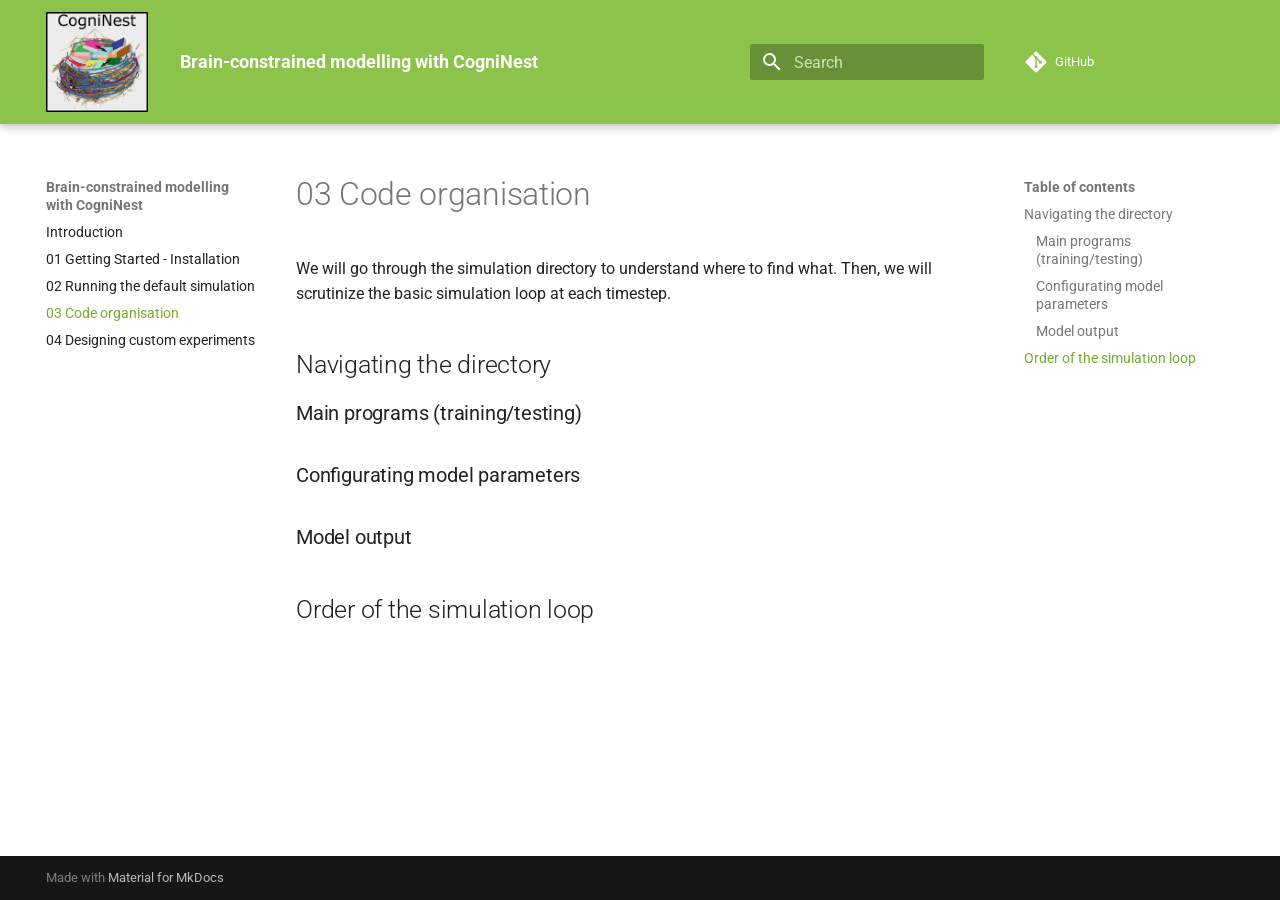
<file: 03 Code organisation/index.html>
<!doctype html>
<html lang="en" class="no-js">
  <head>
    
      <meta charset="utf-8">
      <meta name="viewport" content="width=device-width,initial-scale=1">
      
      
        <meta name="author" content="Fynn Dobler">
      
      
      
        <link rel="prev" href="../02%20Running%20the%20default%20simulation/">
      
      
        <link rel="next" href="../04%20Designing%20custom%20experiments/">
      
      
        
      
      
      <link rel="icon" href="../img/cogninest_logo.png">
      <meta name="generator" content="mkdocs-1.6.1, mkdocs-material-9.7.6">
    
    
      
        <title>03 Code organisation - Brain-constrained modelling with CogniNest</title>
      
    
    
      <link rel="stylesheet" href="../assets/stylesheets/main.484c7ddc.min.css">
      
        
        <link rel="stylesheet" href="../assets/stylesheets/palette.ab4e12ef.min.css">
      
      


    
    
      
    
    
      
        
        
        <link rel="preconnect" href="https://fonts.gstatic.com" crossorigin>
        <link rel="stylesheet" href="https://fonts.googleapis.com/css?family=Roboto:300,300i,400,400i,700,700i%7CRoboto+Mono:400,400i,700,700i&display=fallback">
        <style>:root{--md-text-font:"Roboto";--md-code-font:"Roboto Mono"}</style>
      
    
    
      <link rel="stylesheet" href="../stylesheets/extra.css">
    
    <script>__md_scope=new URL("..",location),__md_hash=e=>[...e].reduce(((e,_)=>(e<<5)-e+_.charCodeAt(0)),0),__md_get=(e,_=localStorage,t=__md_scope)=>JSON.parse(_.getItem(t.pathname+"."+e)),__md_set=(e,_,t=localStorage,a=__md_scope)=>{try{t.setItem(a.pathname+"."+e,JSON.stringify(_))}catch(e){}}</script>
    
      

    
    
  </head>
  
  
    
    
    
    
    
    <body dir="ltr" data-md-color-scheme="default" data-md-color-primary="light-green" data-md-color-accent="light-blue">
  
    
    <input class="md-toggle" data-md-toggle="drawer" type="checkbox" id="__drawer" autocomplete="off">
    <input class="md-toggle" data-md-toggle="search" type="checkbox" id="__search" autocomplete="off">
    <label class="md-overlay" for="__drawer"></label>
    <div data-md-component="skip">
      
        
        <a href="#03-code-organisation" class="md-skip">
          Skip to content
        </a>
      
    </div>
    <div data-md-component="announce">
      
    </div>
    
    
      

  

<header class="md-header md-header--shadow" data-md-component="header">
  <nav class="md-header__inner md-grid" aria-label="Header">
    <a href=".." title="Brain-constrained modelling with CogniNest" class="md-header__button md-logo" aria-label="Brain-constrained modelling with CogniNest" data-md-component="logo">
      
  <img src="../img/cogninest_logo.png" alt="logo">

    </a>
    <label class="md-header__button md-icon" for="__drawer">
      
      <svg xmlns="http://www.w3.org/2000/svg" viewBox="0 0 24 24"><path d="M3 6h18v2H3zm0 5h18v2H3zm0 5h18v2H3z"/></svg>
    </label>
    <div class="md-header__title" data-md-component="header-title">
      <div class="md-header__ellipsis">
        <div class="md-header__topic">
          <span class="md-ellipsis">
            Brain-constrained modelling with CogniNest
          </span>
        </div>
        <div class="md-header__topic" data-md-component="header-topic">
          <span class="md-ellipsis">
            
              03 Code organisation
            
          </span>
        </div>
      </div>
    </div>
    
      
    
    
    
    
      
      
        <label class="md-header__button md-icon" for="__search">
          
          <svg xmlns="http://www.w3.org/2000/svg" viewBox="0 0 24 24"><path d="M9.5 3A6.5 6.5 0 0 1 16 9.5c0 1.61-.59 3.09-1.56 4.23l.27.27h.79l5 5-1.5 1.5-5-5v-.79l-.27-.27A6.52 6.52 0 0 1 9.5 16 6.5 6.5 0 0 1 3 9.5 6.5 6.5 0 0 1 9.5 3m0 2C7 5 5 7 5 9.5S7 14 9.5 14 14 12 14 9.5 12 5 9.5 5"/></svg>
        </label>
        <div class="md-search" data-md-component="search" role="dialog">
  <label class="md-search__overlay" for="__search"></label>
  <div class="md-search__inner" role="search">
    <form class="md-search__form" name="search">
      <input type="text" class="md-search__input" name="query" aria-label="Search" placeholder="Search" autocapitalize="off" autocorrect="off" autocomplete="off" spellcheck="false" data-md-component="search-query" required>
      <label class="md-search__icon md-icon" for="__search">
        
        <svg xmlns="http://www.w3.org/2000/svg" viewBox="0 0 24 24"><path d="M9.5 3A6.5 6.5 0 0 1 16 9.5c0 1.61-.59 3.09-1.56 4.23l.27.27h.79l5 5-1.5 1.5-5-5v-.79l-.27-.27A6.52 6.52 0 0 1 9.5 16 6.5 6.5 0 0 1 3 9.5 6.5 6.5 0 0 1 9.5 3m0 2C7 5 5 7 5 9.5S7 14 9.5 14 14 12 14 9.5 12 5 9.5 5"/></svg>
        
        <svg xmlns="http://www.w3.org/2000/svg" viewBox="0 0 24 24"><path d="M20 11v2H8l5.5 5.5-1.42 1.42L4.16 12l7.92-7.92L13.5 5.5 8 11z"/></svg>
      </label>
      <nav class="md-search__options" aria-label="Search">
        
        <button type="reset" class="md-search__icon md-icon" title="Clear" aria-label="Clear" tabindex="-1">
          
          <svg xmlns="http://www.w3.org/2000/svg" viewBox="0 0 24 24"><path d="M19 6.41 17.59 5 12 10.59 6.41 5 5 6.41 10.59 12 5 17.59 6.41 19 12 13.41 17.59 19 19 17.59 13.41 12z"/></svg>
        </button>
      </nav>
      
    </form>
    <div class="md-search__output">
      <div class="md-search__scrollwrap" tabindex="0" data-md-scrollfix>
        <div class="md-search-result" data-md-component="search-result">
          <div class="md-search-result__meta">
            Initializing search
          </div>
          <ol class="md-search-result__list" role="presentation"></ol>
        </div>
      </div>
    </div>
  </div>
</div>
      
    
    
      <div class="md-header__source">
        <a href="https://github.com/MaximeCarriere/cogninest" title="Go to repository" class="md-source" data-md-component="source">
  <div class="md-source__icon md-icon">
    
    <svg xmlns="http://www.w3.org/2000/svg" viewBox="0 0 448 512"><!--! Font Awesome Free 7.1.0 by @fontawesome - https://fontawesome.com License - https://fontawesome.com/license/free (Icons: CC BY 4.0, Fonts: SIL OFL 1.1, Code: MIT License) Copyright 2025 Fonticons, Inc.--><path d="M439.6 236.1 244 40.5c-5.4-5.5-12.8-8.5-20.4-8.5s-15 3-20.4 8.4L162.5 81l51.5 51.5c27.1-9.1 52.7 16.8 43.4 43.7l49.7 49.7c34.2-11.8 61.2 31 35.5 56.7-26.5 26.5-70.2-2.9-56-37.3L240.3 199v121.9c25.3 12.5 22.3 41.8 9.1 55-6.4 6.4-15.2 10.1-24.3 10.1s-17.8-3.6-24.3-10.1c-17.6-17.6-11.1-46.9 11.2-56v-123c-20.8-8.5-24.6-30.7-18.6-45L142.6 101 8.5 235.1C3 240.6 0 247.9 0 255.5s3 15 8.5 20.4l195.6 195.7c5.4 5.4 12.7 8.4 20.4 8.4s15-3 20.4-8.4l194.7-194.7c5.4-5.4 8.4-12.8 8.4-20.4s-3-15-8.4-20.4"/></svg>
  </div>
  <div class="md-source__repository">
    GitHub
  </div>
</a>
      </div>
    
  </nav>
  
</header>
    
    <div class="md-container" data-md-component="container">
      
      
        
          
        
      
      <main class="md-main" data-md-component="main">
        <div class="md-main__inner md-grid">
          
            
              
              <div class="md-sidebar md-sidebar--primary" data-md-component="sidebar" data-md-type="navigation" >
                <div class="md-sidebar__scrollwrap">
                  <div class="md-sidebar__inner">
                    



<nav class="md-nav md-nav--primary" aria-label="Navigation" data-md-level="0">
  <label class="md-nav__title" for="__drawer">
    <a href=".." title="Brain-constrained modelling with CogniNest" class="md-nav__button md-logo" aria-label="Brain-constrained modelling with CogniNest" data-md-component="logo">
      
  <img src="../img/cogninest_logo.png" alt="logo">

    </a>
    Brain-constrained modelling with CogniNest
  </label>
  
    <div class="md-nav__source">
      <a href="https://github.com/MaximeCarriere/cogninest" title="Go to repository" class="md-source" data-md-component="source">
  <div class="md-source__icon md-icon">
    
    <svg xmlns="http://www.w3.org/2000/svg" viewBox="0 0 448 512"><!--! Font Awesome Free 7.1.0 by @fontawesome - https://fontawesome.com License - https://fontawesome.com/license/free (Icons: CC BY 4.0, Fonts: SIL OFL 1.1, Code: MIT License) Copyright 2025 Fonticons, Inc.--><path d="M439.6 236.1 244 40.5c-5.4-5.5-12.8-8.5-20.4-8.5s-15 3-20.4 8.4L162.5 81l51.5 51.5c27.1-9.1 52.7 16.8 43.4 43.7l49.7 49.7c34.2-11.8 61.2 31 35.5 56.7-26.5 26.5-70.2-2.9-56-37.3L240.3 199v121.9c25.3 12.5 22.3 41.8 9.1 55-6.4 6.4-15.2 10.1-24.3 10.1s-17.8-3.6-24.3-10.1c-17.6-17.6-11.1-46.9 11.2-56v-123c-20.8-8.5-24.6-30.7-18.6-45L142.6 101 8.5 235.1C3 240.6 0 247.9 0 255.5s3 15 8.5 20.4l195.6 195.7c5.4 5.4 12.7 8.4 20.4 8.4s15-3 20.4-8.4l194.7-194.7c5.4-5.4 8.4-12.8 8.4-20.4s-3-15-8.4-20.4"/></svg>
  </div>
  <div class="md-source__repository">
    GitHub
  </div>
</a>
    </div>
  
  <ul class="md-nav__list" data-md-scrollfix>
    
      
      
  
  
  
  
    <li class="md-nav__item">
      <a href=".." class="md-nav__link">
        
  
  
  <span class="md-ellipsis">
    
  
    Introduction
  

    
  </span>
  
  

      </a>
    </li>
  

    
      
      
  
  
  
  
    <li class="md-nav__item">
      <a href="../01%20Getting%20started/" class="md-nav__link">
        
  
  
  <span class="md-ellipsis">
    
  
    01 Getting Started - Installation
  

    
  </span>
  
  

      </a>
    </li>
  

    
      
      
  
  
  
  
    <li class="md-nav__item">
      <a href="../02%20Running%20the%20default%20simulation/" class="md-nav__link">
        
  
  
  <span class="md-ellipsis">
    
  
    02 Running the default simulation
  

    
  </span>
  
  

      </a>
    </li>
  

    
      
      
  
  
    
  
  
  
    <li class="md-nav__item md-nav__item--active">
      
      <input class="md-nav__toggle md-toggle" type="checkbox" id="__toc">
      
      
        
      
      
        <label class="md-nav__link md-nav__link--active" for="__toc">
          
  
  
  <span class="md-ellipsis">
    
  
    03 Code organisation
  

    
  </span>
  
  

          <span class="md-nav__icon md-icon"></span>
        </label>
      
      <a href="./" class="md-nav__link md-nav__link--active">
        
  
  
  <span class="md-ellipsis">
    
  
    03 Code organisation
  

    
  </span>
  
  

      </a>
      
        

<nav class="md-nav md-nav--secondary" aria-label="Table of contents">
  
  
  
    
  
  
    <label class="md-nav__title" for="__toc">
      <span class="md-nav__icon md-icon"></span>
      Table of contents
    </label>
    <ul class="md-nav__list" data-md-component="toc" data-md-scrollfix>
      
        <li class="md-nav__item">
  <a href="#navigating-the-directory" class="md-nav__link">
    <span class="md-ellipsis">
      
        Navigating the directory
      
    </span>
  </a>
  
    <nav class="md-nav" aria-label="Navigating the directory">
      <ul class="md-nav__list">
        
          <li class="md-nav__item">
  <a href="#main-programs-trainingtesting" class="md-nav__link">
    <span class="md-ellipsis">
      
        Main programs (training/testing)
      
    </span>
  </a>
  
</li>
        
          <li class="md-nav__item">
  <a href="#configurating-model-parameters" class="md-nav__link">
    <span class="md-ellipsis">
      
        Configurating model parameters
      
    </span>
  </a>
  
</li>
        
          <li class="md-nav__item">
  <a href="#model-output" class="md-nav__link">
    <span class="md-ellipsis">
      
        Model output
      
    </span>
  </a>
  
</li>
        
      </ul>
    </nav>
  
</li>
      
        <li class="md-nav__item">
  <a href="#order-of-the-simulation-loop" class="md-nav__link">
    <span class="md-ellipsis">
      
        Order of the simulation loop
      
    </span>
  </a>
  
</li>
      
    </ul>
  
</nav>
      
    </li>
  

    
      
      
  
  
  
  
    <li class="md-nav__item">
      <a href="../04%20Designing%20custom%20experiments/" class="md-nav__link">
        
  
  
  <span class="md-ellipsis">
    
  
    04 Designing custom experiments
  

    
  </span>
  
  

      </a>
    </li>
  

    
  </ul>
</nav>
                  </div>
                </div>
              </div>
            
            
              
              <div class="md-sidebar md-sidebar--secondary" data-md-component="sidebar" data-md-type="toc" >
                <div class="md-sidebar__scrollwrap">
                  <div class="md-sidebar__inner">
                    

<nav class="md-nav md-nav--secondary" aria-label="Table of contents">
  
  
  
    
  
  
    <label class="md-nav__title" for="__toc">
      <span class="md-nav__icon md-icon"></span>
      Table of contents
    </label>
    <ul class="md-nav__list" data-md-component="toc" data-md-scrollfix>
      
        <li class="md-nav__item">
  <a href="#navigating-the-directory" class="md-nav__link">
    <span class="md-ellipsis">
      
        Navigating the directory
      
    </span>
  </a>
  
    <nav class="md-nav" aria-label="Navigating the directory">
      <ul class="md-nav__list">
        
          <li class="md-nav__item">
  <a href="#main-programs-trainingtesting" class="md-nav__link">
    <span class="md-ellipsis">
      
        Main programs (training/testing)
      
    </span>
  </a>
  
</li>
        
          <li class="md-nav__item">
  <a href="#configurating-model-parameters" class="md-nav__link">
    <span class="md-ellipsis">
      
        Configurating model parameters
      
    </span>
  </a>
  
</li>
        
          <li class="md-nav__item">
  <a href="#model-output" class="md-nav__link">
    <span class="md-ellipsis">
      
        Model output
      
    </span>
  </a>
  
</li>
        
      </ul>
    </nav>
  
</li>
      
        <li class="md-nav__item">
  <a href="#order-of-the-simulation-loop" class="md-nav__link">
    <span class="md-ellipsis">
      
        Order of the simulation loop
      
    </span>
  </a>
  
</li>
      
    </ul>
  
</nav>
                  </div>
                </div>
              </div>
            
          
          
            <div class="md-content" data-md-component="content">
              
              <article class="md-content__inner md-typeset">
                
                  


  
  


<h1 id="03-code-organisation">03 Code organisation</h1>
<p>We will go through the simulation directory to understand where to find what. Then, we will scrutinize the basic simulation loop at each timestep.</p>
<h2 id="navigating-the-directory">Navigating the directory</h2>
<h3 id="main-programs-trainingtesting">Main programs (training/testing)</h3>
<h3 id="configurating-model-parameters">Configurating model parameters</h3>
<h3 id="model-output">Model output</h3>
<h2 id="order-of-the-simulation-loop">Order of the simulation loop</h2>












                
              </article>
            </div>
          
          
<script>var target=document.getElementById(location.hash.slice(1));target&&target.name&&(target.checked=target.name.startsWith("__tabbed_"))</script>
        </div>
        
      </main>
      
        <footer class="md-footer">
  
  <div class="md-footer-meta md-typeset">
    <div class="md-footer-meta__inner md-grid">
      <div class="md-copyright">
  
  
    Made with
    <a href="https://squidfunk.github.io/mkdocs-material/" target="_blank" rel="noopener">
      Material for MkDocs
    </a>
  
</div>
      
    </div>
  </div>
</footer>
      
    </div>
    <div class="md-dialog" data-md-component="dialog">
      <div class="md-dialog__inner md-typeset"></div>
    </div>
    
    
    
      
      
      <script id="__config" type="application/json">{"annotate": null, "base": "..", "features": [], "search": "../assets/javascripts/workers/search.2c215733.min.js", "tags": null, "translations": {"clipboard.copied": "Copied to clipboard", "clipboard.copy": "Copy to clipboard", "search.result.more.one": "1 more on this page", "search.result.more.other": "# more on this page", "search.result.none": "No matching documents", "search.result.one": "1 matching document", "search.result.other": "# matching documents", "search.result.placeholder": "Type to start searching", "search.result.term.missing": "Missing", "select.version": "Select version"}, "version": null}</script>
    
    
      <script src="../assets/javascripts/bundle.79ae519e.min.js"></script>
      
    
  </body>
</html>
</file>
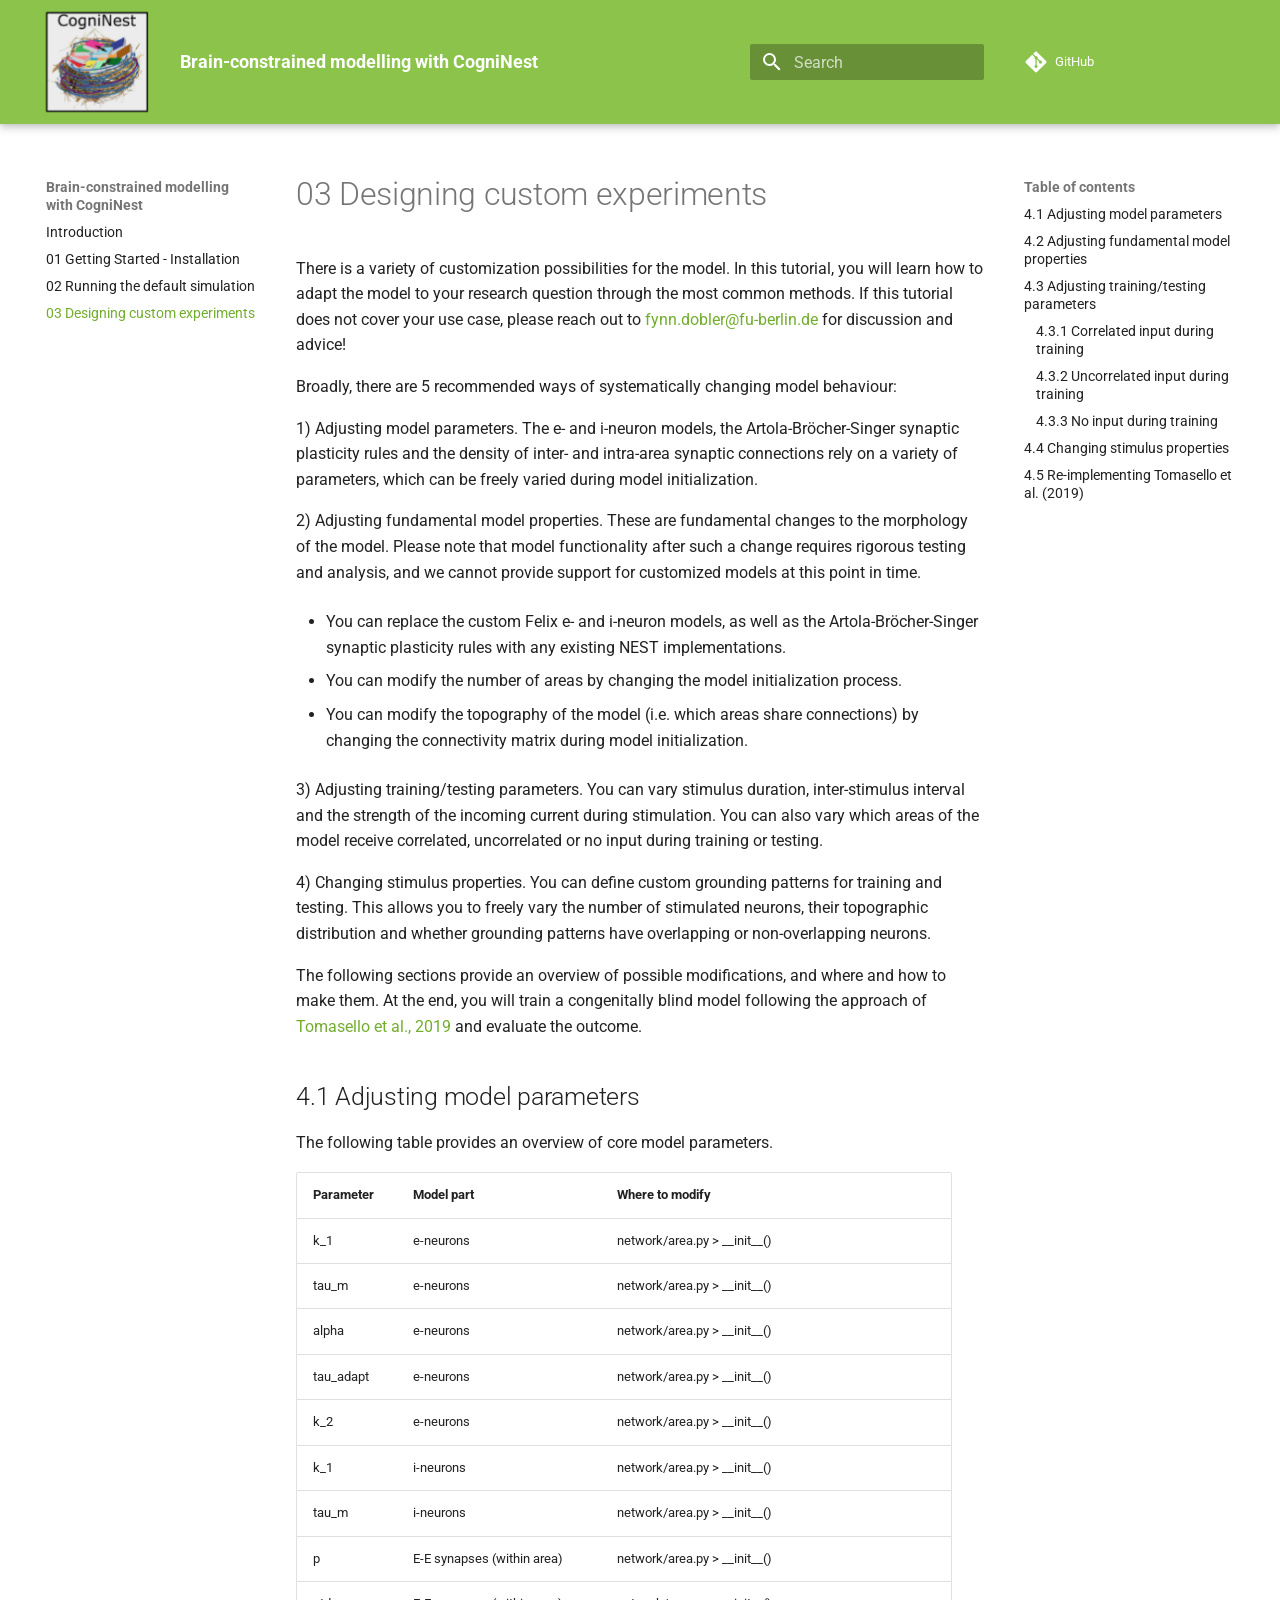
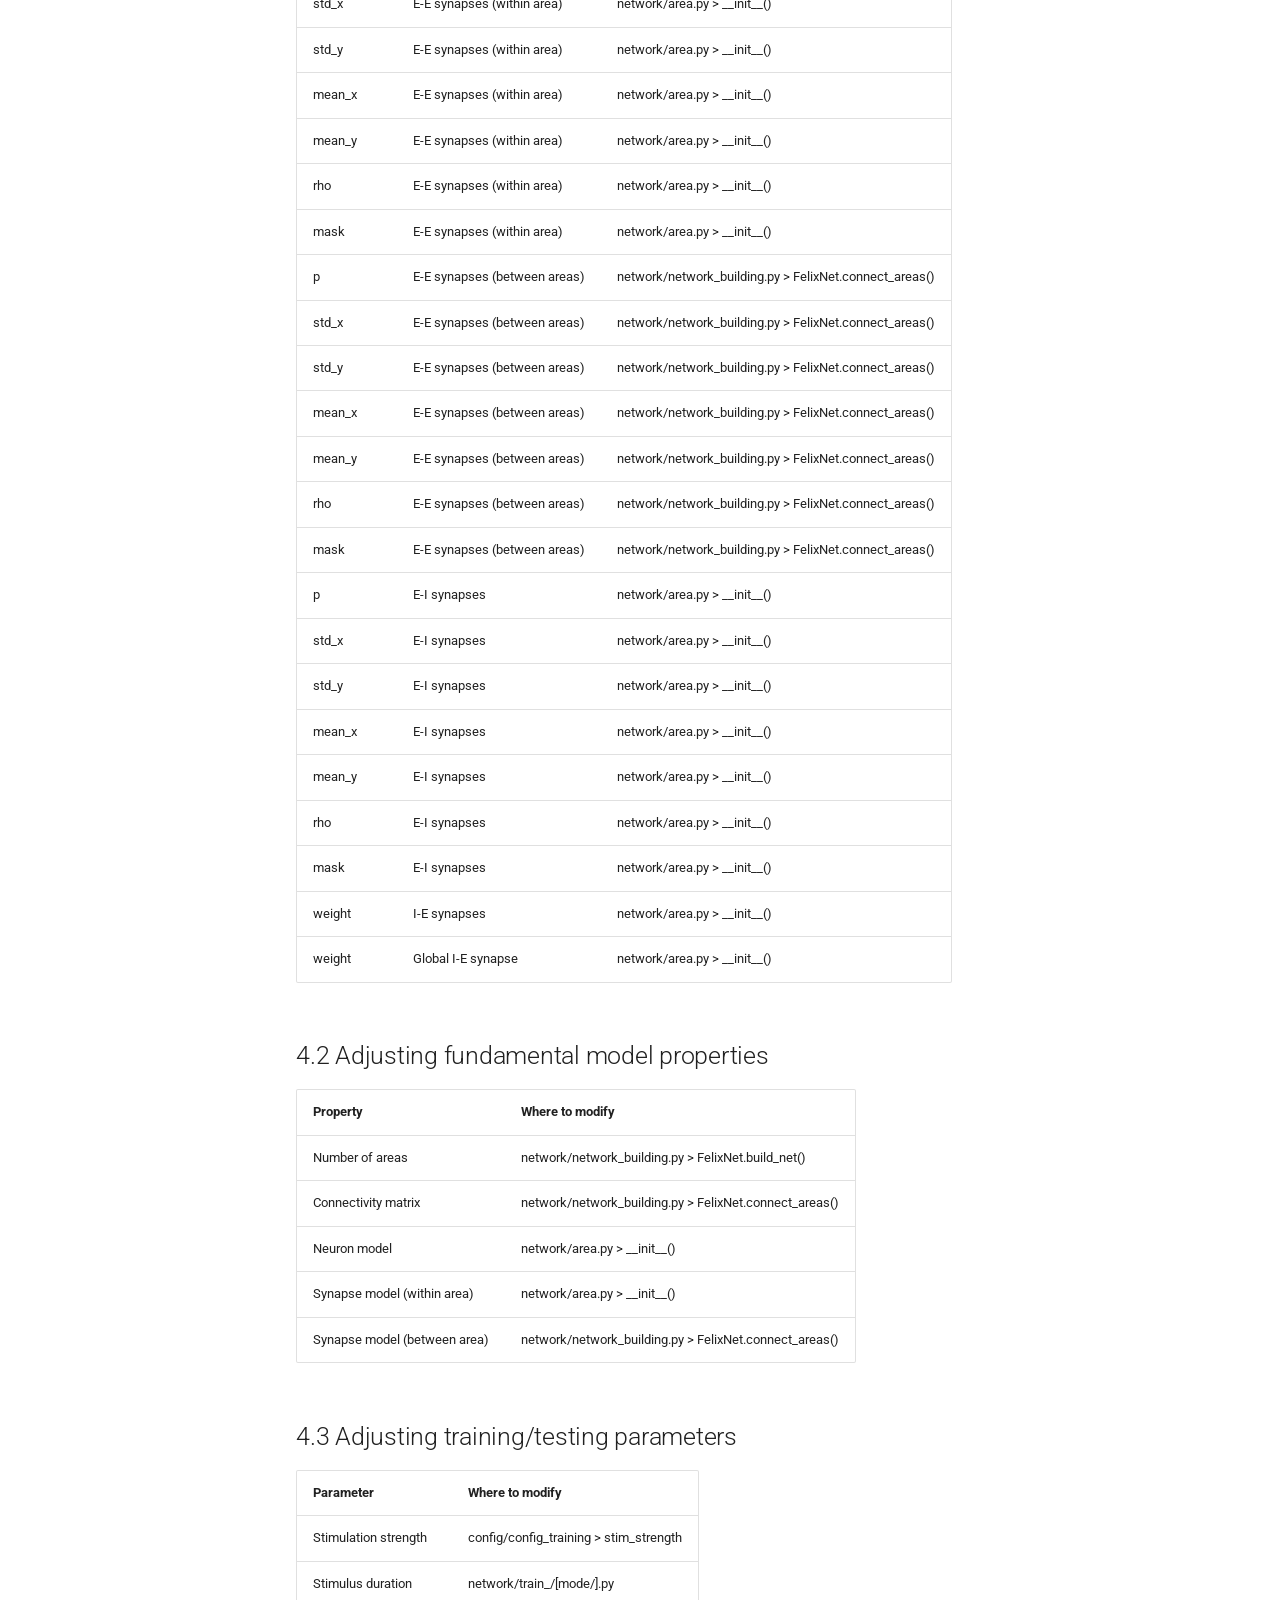
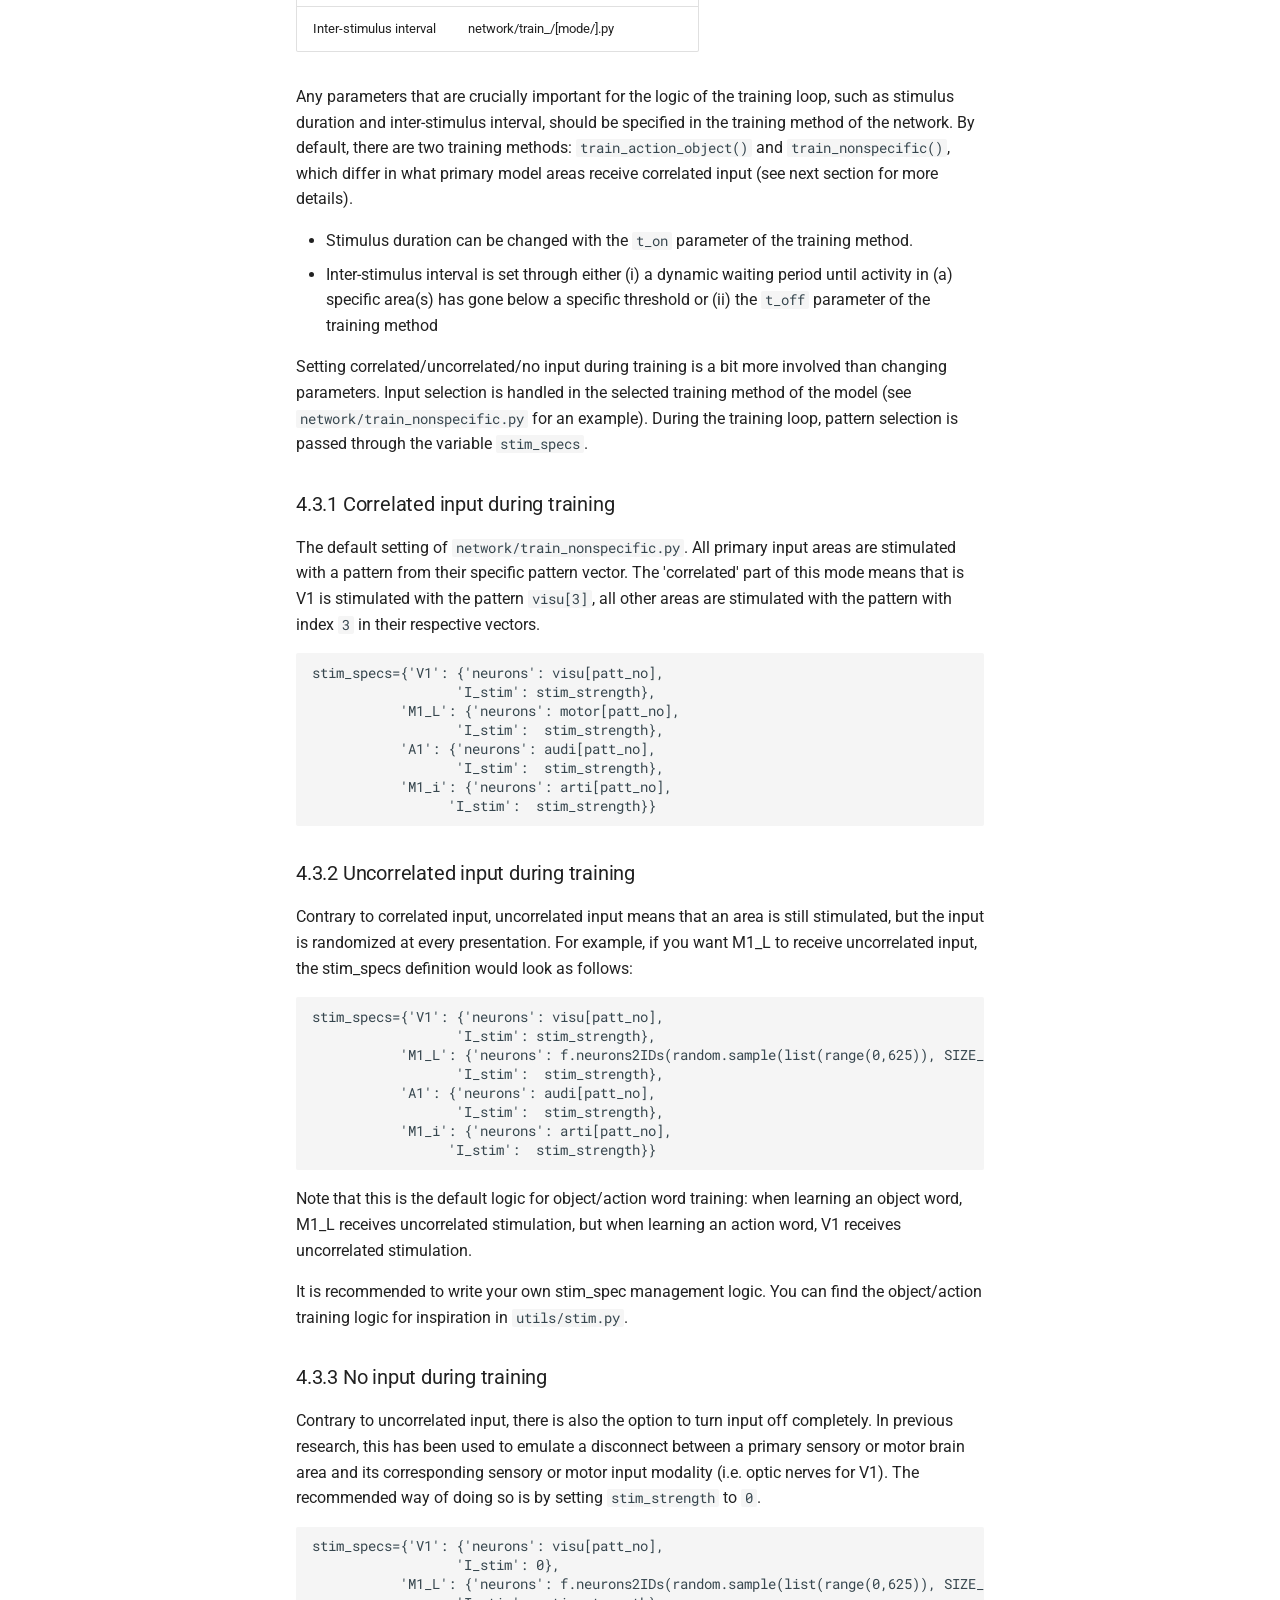
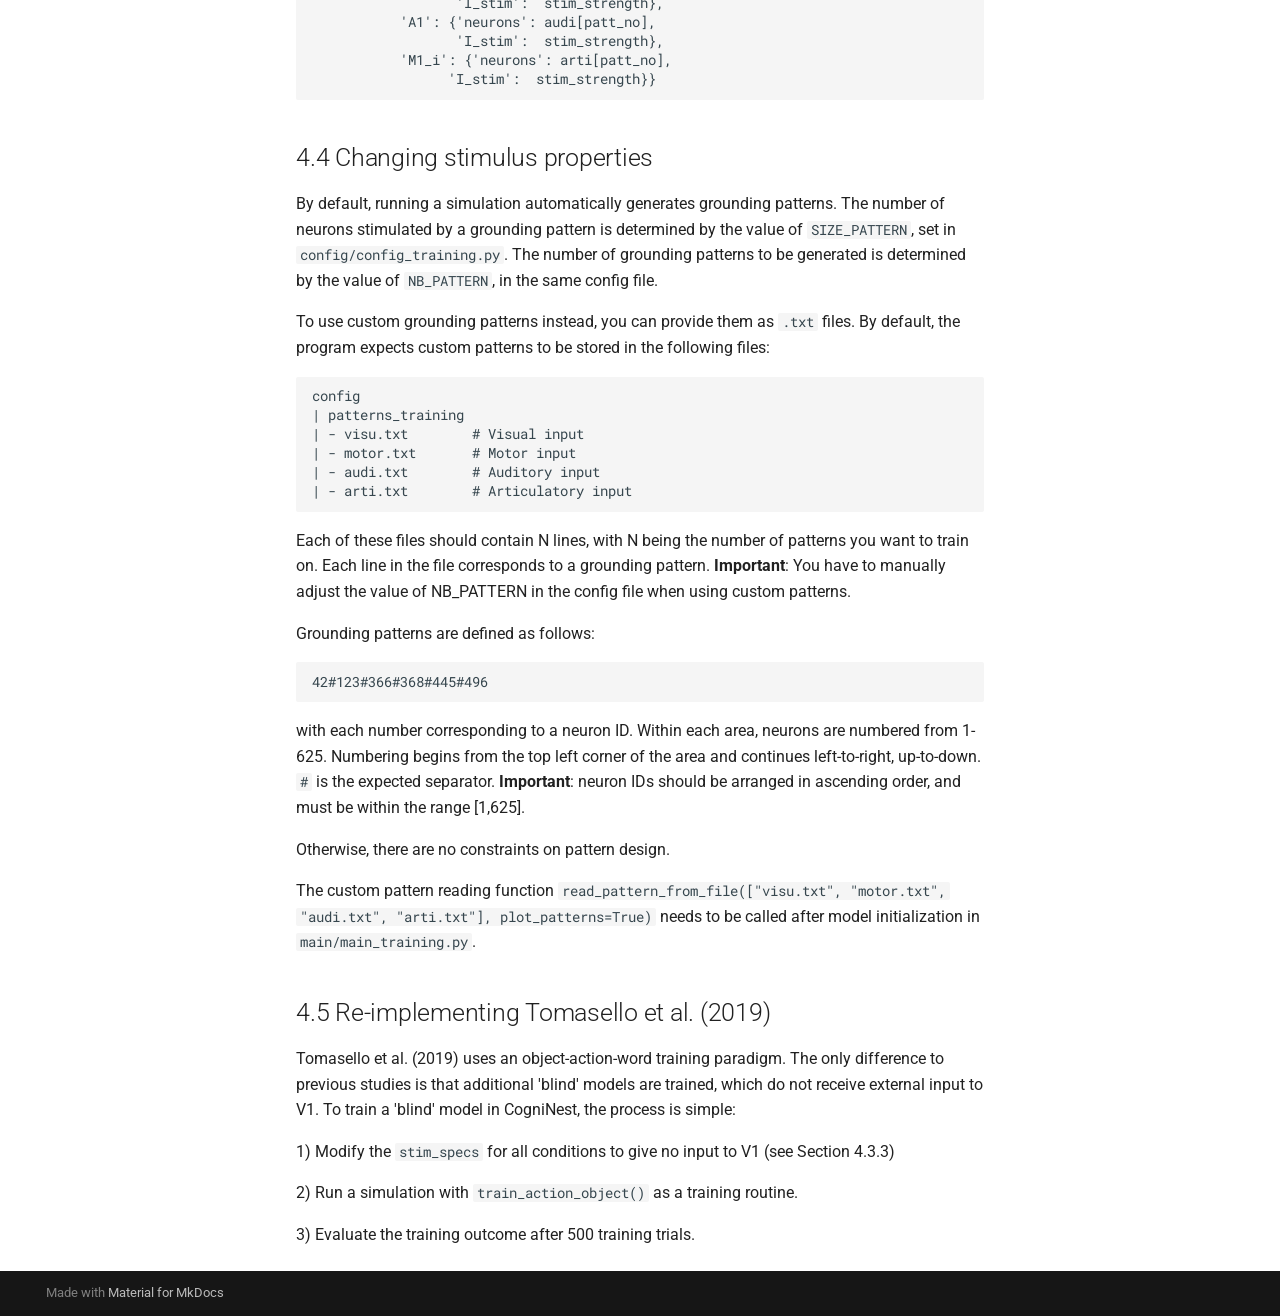
<file: 03 Designing custom experiments/index.html>
<!doctype html>
<html lang="en" class="no-js">
  <head>
    
      <meta charset="utf-8">
      <meta name="viewport" content="width=device-width,initial-scale=1">
      
      
        <meta name="author" content="Fynn Dobler">
      
      
      
        <link rel="prev" href="../02%20Running%20the%20default%20simulation/">
      
      
      
        
      
      
      <link rel="icon" href="../img/cogninest_logo.png">
      <meta name="generator" content="mkdocs-1.6.1, mkdocs-material-9.7.6">
    
    
      
        <title>03 Designing custom experiments - Brain-constrained modelling with CogniNest</title>
      
    
    
      <link rel="stylesheet" href="../assets/stylesheets/main.484c7ddc.min.css">
      
        
        <link rel="stylesheet" href="../assets/stylesheets/palette.ab4e12ef.min.css">
      
      


    
    
      
    
    
      
        
        
        <link rel="preconnect" href="https://fonts.gstatic.com" crossorigin>
        <link rel="stylesheet" href="https://fonts.googleapis.com/css?family=Roboto:300,300i,400,400i,700,700i%7CRoboto+Mono:400,400i,700,700i&display=fallback">
        <style>:root{--md-text-font:"Roboto";--md-code-font:"Roboto Mono"}</style>
      
    
    
      <link rel="stylesheet" href="../stylesheets/extra.css">
    
    <script>__md_scope=new URL("..",location),__md_hash=e=>[...e].reduce(((e,_)=>(e<<5)-e+_.charCodeAt(0)),0),__md_get=(e,_=localStorage,t=__md_scope)=>JSON.parse(_.getItem(t.pathname+"."+e)),__md_set=(e,_,t=localStorage,a=__md_scope)=>{try{t.setItem(a.pathname+"."+e,JSON.stringify(_))}catch(e){}}</script>
    
      

    
    
  </head>
  
  
    
    
    
    
    
    <body dir="ltr" data-md-color-scheme="default" data-md-color-primary="light-green" data-md-color-accent="light-blue">
  
    
    <input class="md-toggle" data-md-toggle="drawer" type="checkbox" id="__drawer" autocomplete="off">
    <input class="md-toggle" data-md-toggle="search" type="checkbox" id="__search" autocomplete="off">
    <label class="md-overlay" for="__drawer"></label>
    <div data-md-component="skip">
      
        
        <a href="#03-designing-custom-experiments" class="md-skip">
          Skip to content
        </a>
      
    </div>
    <div data-md-component="announce">
      
    </div>
    
    
      

  

<header class="md-header md-header--shadow" data-md-component="header">
  <nav class="md-header__inner md-grid" aria-label="Header">
    <a href=".." title="Brain-constrained modelling with CogniNest" class="md-header__button md-logo" aria-label="Brain-constrained modelling with CogniNest" data-md-component="logo">
      
  <img src="../img/cogninest_logo.png" alt="logo">

    </a>
    <label class="md-header__button md-icon" for="__drawer">
      
      <svg xmlns="http://www.w3.org/2000/svg" viewBox="0 0 24 24"><path d="M3 6h18v2H3zm0 5h18v2H3zm0 5h18v2H3z"/></svg>
    </label>
    <div class="md-header__title" data-md-component="header-title">
      <div class="md-header__ellipsis">
        <div class="md-header__topic">
          <span class="md-ellipsis">
            Brain-constrained modelling with CogniNest
          </span>
        </div>
        <div class="md-header__topic" data-md-component="header-topic">
          <span class="md-ellipsis">
            
              03 Designing custom experiments
            
          </span>
        </div>
      </div>
    </div>
    
      
    
    
    
    
      
      
        <label class="md-header__button md-icon" for="__search">
          
          <svg xmlns="http://www.w3.org/2000/svg" viewBox="0 0 24 24"><path d="M9.5 3A6.5 6.5 0 0 1 16 9.5c0 1.61-.59 3.09-1.56 4.23l.27.27h.79l5 5-1.5 1.5-5-5v-.79l-.27-.27A6.52 6.52 0 0 1 9.5 16 6.5 6.5 0 0 1 3 9.5 6.5 6.5 0 0 1 9.5 3m0 2C7 5 5 7 5 9.5S7 14 9.5 14 14 12 14 9.5 12 5 9.5 5"/></svg>
        </label>
        <div class="md-search" data-md-component="search" role="dialog">
  <label class="md-search__overlay" for="__search"></label>
  <div class="md-search__inner" role="search">
    <form class="md-search__form" name="search">
      <input type="text" class="md-search__input" name="query" aria-label="Search" placeholder="Search" autocapitalize="off" autocorrect="off" autocomplete="off" spellcheck="false" data-md-component="search-query" required>
      <label class="md-search__icon md-icon" for="__search">
        
        <svg xmlns="http://www.w3.org/2000/svg" viewBox="0 0 24 24"><path d="M9.5 3A6.5 6.5 0 0 1 16 9.5c0 1.61-.59 3.09-1.56 4.23l.27.27h.79l5 5-1.5 1.5-5-5v-.79l-.27-.27A6.52 6.52 0 0 1 9.5 16 6.5 6.5 0 0 1 3 9.5 6.5 6.5 0 0 1 9.5 3m0 2C7 5 5 7 5 9.5S7 14 9.5 14 14 12 14 9.5 12 5 9.5 5"/></svg>
        
        <svg xmlns="http://www.w3.org/2000/svg" viewBox="0 0 24 24"><path d="M20 11v2H8l5.5 5.5-1.42 1.42L4.16 12l7.92-7.92L13.5 5.5 8 11z"/></svg>
      </label>
      <nav class="md-search__options" aria-label="Search">
        
        <button type="reset" class="md-search__icon md-icon" title="Clear" aria-label="Clear" tabindex="-1">
          
          <svg xmlns="http://www.w3.org/2000/svg" viewBox="0 0 24 24"><path d="M19 6.41 17.59 5 12 10.59 6.41 5 5 6.41 10.59 12 5 17.59 6.41 19 12 13.41 17.59 19 19 17.59 13.41 12z"/></svg>
        </button>
      </nav>
      
    </form>
    <div class="md-search__output">
      <div class="md-search__scrollwrap" tabindex="0" data-md-scrollfix>
        <div class="md-search-result" data-md-component="search-result">
          <div class="md-search-result__meta">
            Initializing search
          </div>
          <ol class="md-search-result__list" role="presentation"></ol>
        </div>
      </div>
    </div>
  </div>
</div>
      
    
    
      <div class="md-header__source">
        <a href="https://github.com/MaximeCarriere/cogninest" title="Go to repository" class="md-source" data-md-component="source">
  <div class="md-source__icon md-icon">
    
    <svg xmlns="http://www.w3.org/2000/svg" viewBox="0 0 448 512"><!--! Font Awesome Free 7.1.0 by @fontawesome - https://fontawesome.com License - https://fontawesome.com/license/free (Icons: CC BY 4.0, Fonts: SIL OFL 1.1, Code: MIT License) Copyright 2025 Fonticons, Inc.--><path d="M439.6 236.1 244 40.5c-5.4-5.5-12.8-8.5-20.4-8.5s-15 3-20.4 8.4L162.5 81l51.5 51.5c27.1-9.1 52.7 16.8 43.4 43.7l49.7 49.7c34.2-11.8 61.2 31 35.5 56.7-26.5 26.5-70.2-2.9-56-37.3L240.3 199v121.9c25.3 12.5 22.3 41.8 9.1 55-6.4 6.4-15.2 10.1-24.3 10.1s-17.8-3.6-24.3-10.1c-17.6-17.6-11.1-46.9 11.2-56v-123c-20.8-8.5-24.6-30.7-18.6-45L142.6 101 8.5 235.1C3 240.6 0 247.9 0 255.5s3 15 8.5 20.4l195.6 195.7c5.4 5.4 12.7 8.4 20.4 8.4s15-3 20.4-8.4l194.7-194.7c5.4-5.4 8.4-12.8 8.4-20.4s-3-15-8.4-20.4"/></svg>
  </div>
  <div class="md-source__repository">
    GitHub
  </div>
</a>
      </div>
    
  </nav>
  
</header>
    
    <div class="md-container" data-md-component="container">
      
      
        
          
        
      
      <main class="md-main" data-md-component="main">
        <div class="md-main__inner md-grid">
          
            
              
              <div class="md-sidebar md-sidebar--primary" data-md-component="sidebar" data-md-type="navigation" >
                <div class="md-sidebar__scrollwrap">
                  <div class="md-sidebar__inner">
                    



<nav class="md-nav md-nav--primary" aria-label="Navigation" data-md-level="0">
  <label class="md-nav__title" for="__drawer">
    <a href=".." title="Brain-constrained modelling with CogniNest" class="md-nav__button md-logo" aria-label="Brain-constrained modelling with CogniNest" data-md-component="logo">
      
  <img src="../img/cogninest_logo.png" alt="logo">

    </a>
    Brain-constrained modelling with CogniNest
  </label>
  
    <div class="md-nav__source">
      <a href="https://github.com/MaximeCarriere/cogninest" title="Go to repository" class="md-source" data-md-component="source">
  <div class="md-source__icon md-icon">
    
    <svg xmlns="http://www.w3.org/2000/svg" viewBox="0 0 448 512"><!--! Font Awesome Free 7.1.0 by @fontawesome - https://fontawesome.com License - https://fontawesome.com/license/free (Icons: CC BY 4.0, Fonts: SIL OFL 1.1, Code: MIT License) Copyright 2025 Fonticons, Inc.--><path d="M439.6 236.1 244 40.5c-5.4-5.5-12.8-8.5-20.4-8.5s-15 3-20.4 8.4L162.5 81l51.5 51.5c27.1-9.1 52.7 16.8 43.4 43.7l49.7 49.7c34.2-11.8 61.2 31 35.5 56.7-26.5 26.5-70.2-2.9-56-37.3L240.3 199v121.9c25.3 12.5 22.3 41.8 9.1 55-6.4 6.4-15.2 10.1-24.3 10.1s-17.8-3.6-24.3-10.1c-17.6-17.6-11.1-46.9 11.2-56v-123c-20.8-8.5-24.6-30.7-18.6-45L142.6 101 8.5 235.1C3 240.6 0 247.9 0 255.5s3 15 8.5 20.4l195.6 195.7c5.4 5.4 12.7 8.4 20.4 8.4s15-3 20.4-8.4l194.7-194.7c5.4-5.4 8.4-12.8 8.4-20.4s-3-15-8.4-20.4"/></svg>
  </div>
  <div class="md-source__repository">
    GitHub
  </div>
</a>
    </div>
  
  <ul class="md-nav__list" data-md-scrollfix>
    
      
      
  
  
  
  
    <li class="md-nav__item">
      <a href=".." class="md-nav__link">
        
  
  
  <span class="md-ellipsis">
    
  
    Introduction
  

    
  </span>
  
  

      </a>
    </li>
  

    
      
      
  
  
  
  
    <li class="md-nav__item">
      <a href="../01%20Getting%20started/" class="md-nav__link">
        
  
  
  <span class="md-ellipsis">
    
  
    01 Getting Started - Installation
  

    
  </span>
  
  

      </a>
    </li>
  

    
      
      
  
  
  
  
    <li class="md-nav__item">
      <a href="../02%20Running%20the%20default%20simulation/" class="md-nav__link">
        
  
  
  <span class="md-ellipsis">
    
  
    02 Running the default simulation
  

    
  </span>
  
  

      </a>
    </li>
  

    
      
      
  
  
    
  
  
  
    <li class="md-nav__item md-nav__item--active">
      
      <input class="md-nav__toggle md-toggle" type="checkbox" id="__toc">
      
      
        
      
      
        <label class="md-nav__link md-nav__link--active" for="__toc">
          
  
  
  <span class="md-ellipsis">
    
  
    03 Designing custom experiments
  

    
  </span>
  
  

          <span class="md-nav__icon md-icon"></span>
        </label>
      
      <a href="./" class="md-nav__link md-nav__link--active">
        
  
  
  <span class="md-ellipsis">
    
  
    03 Designing custom experiments
  

    
  </span>
  
  

      </a>
      
        

<nav class="md-nav md-nav--secondary" aria-label="Table of contents">
  
  
  
    
  
  
    <label class="md-nav__title" for="__toc">
      <span class="md-nav__icon md-icon"></span>
      Table of contents
    </label>
    <ul class="md-nav__list" data-md-component="toc" data-md-scrollfix>
      
        <li class="md-nav__item">
  <a href="#41-adjusting-model-parameters" class="md-nav__link">
    <span class="md-ellipsis">
      
        4.1 Adjusting model parameters
      
    </span>
  </a>
  
</li>
      
        <li class="md-nav__item">
  <a href="#42-adjusting-fundamental-model-properties" class="md-nav__link">
    <span class="md-ellipsis">
      
        4.2 Adjusting fundamental model properties
      
    </span>
  </a>
  
</li>
      
        <li class="md-nav__item">
  <a href="#43-adjusting-trainingtesting-parameters" class="md-nav__link">
    <span class="md-ellipsis">
      
        4.3 Adjusting training/testing parameters
      
    </span>
  </a>
  
    <nav class="md-nav" aria-label="4.3 Adjusting training/testing parameters">
      <ul class="md-nav__list">
        
          <li class="md-nav__item">
  <a href="#431-correlated-input-during-training" class="md-nav__link">
    <span class="md-ellipsis">
      
        4.3.1 Correlated input during training
      
    </span>
  </a>
  
</li>
        
          <li class="md-nav__item">
  <a href="#432-uncorrelated-input-during-training" class="md-nav__link">
    <span class="md-ellipsis">
      
        4.3.2 Uncorrelated input during training
      
    </span>
  </a>
  
</li>
        
          <li class="md-nav__item">
  <a href="#433-no-input-during-training" class="md-nav__link">
    <span class="md-ellipsis">
      
        4.3.3 No input during training
      
    </span>
  </a>
  
</li>
        
      </ul>
    </nav>
  
</li>
      
        <li class="md-nav__item">
  <a href="#44-changing-stimulus-properties" class="md-nav__link">
    <span class="md-ellipsis">
      
        4.4 Changing stimulus properties
      
    </span>
  </a>
  
</li>
      
        <li class="md-nav__item">
  <a href="#45-re-implementing-tomasello-et-al-2019" class="md-nav__link">
    <span class="md-ellipsis">
      
        4.5 Re-implementing Tomasello et al. (2019)
      
    </span>
  </a>
  
</li>
      
    </ul>
  
</nav>
      
    </li>
  

    
  </ul>
</nav>
                  </div>
                </div>
              </div>
            
            
              
              <div class="md-sidebar md-sidebar--secondary" data-md-component="sidebar" data-md-type="toc" >
                <div class="md-sidebar__scrollwrap">
                  <div class="md-sidebar__inner">
                    

<nav class="md-nav md-nav--secondary" aria-label="Table of contents">
  
  
  
    
  
  
    <label class="md-nav__title" for="__toc">
      <span class="md-nav__icon md-icon"></span>
      Table of contents
    </label>
    <ul class="md-nav__list" data-md-component="toc" data-md-scrollfix>
      
        <li class="md-nav__item">
  <a href="#41-adjusting-model-parameters" class="md-nav__link">
    <span class="md-ellipsis">
      
        4.1 Adjusting model parameters
      
    </span>
  </a>
  
</li>
      
        <li class="md-nav__item">
  <a href="#42-adjusting-fundamental-model-properties" class="md-nav__link">
    <span class="md-ellipsis">
      
        4.2 Adjusting fundamental model properties
      
    </span>
  </a>
  
</li>
      
        <li class="md-nav__item">
  <a href="#43-adjusting-trainingtesting-parameters" class="md-nav__link">
    <span class="md-ellipsis">
      
        4.3 Adjusting training/testing parameters
      
    </span>
  </a>
  
    <nav class="md-nav" aria-label="4.3 Adjusting training/testing parameters">
      <ul class="md-nav__list">
        
          <li class="md-nav__item">
  <a href="#431-correlated-input-during-training" class="md-nav__link">
    <span class="md-ellipsis">
      
        4.3.1 Correlated input during training
      
    </span>
  </a>
  
</li>
        
          <li class="md-nav__item">
  <a href="#432-uncorrelated-input-during-training" class="md-nav__link">
    <span class="md-ellipsis">
      
        4.3.2 Uncorrelated input during training
      
    </span>
  </a>
  
</li>
        
          <li class="md-nav__item">
  <a href="#433-no-input-during-training" class="md-nav__link">
    <span class="md-ellipsis">
      
        4.3.3 No input during training
      
    </span>
  </a>
  
</li>
        
      </ul>
    </nav>
  
</li>
      
        <li class="md-nav__item">
  <a href="#44-changing-stimulus-properties" class="md-nav__link">
    <span class="md-ellipsis">
      
        4.4 Changing stimulus properties
      
    </span>
  </a>
  
</li>
      
        <li class="md-nav__item">
  <a href="#45-re-implementing-tomasello-et-al-2019" class="md-nav__link">
    <span class="md-ellipsis">
      
        4.5 Re-implementing Tomasello et al. (2019)
      
    </span>
  </a>
  
</li>
      
    </ul>
  
</nav>
                  </div>
                </div>
              </div>
            
          
          
            <div class="md-content" data-md-component="content">
              
              <article class="md-content__inner md-typeset">
                
                  


  
  


<h1 id="03-designing-custom-experiments">03 Designing custom experiments</h1>
<p>There is a variety of customization possibilities for the model. In this tutorial, you will learn how to adapt the model to your research question through the most common methods. If this tutorial does not cover your use case, please reach out to <a href="mailto:fynn.dobler@fu-berlin.de">fynn.dobler@fu-berlin.de</a> for discussion and advice!</p>
<p>Broadly, there are 5 recommended ways of systematically changing model behaviour:</p>
<p>1) Adjusting model parameters.
The e- and i-neuron models, the Artola-Bröcher-Singer synaptic plasticity rules and the density of inter- and intra-area synaptic connections rely on a variety of parameters, which can be freely varied during model initialization.</p>
<p>2) Adjusting fundamental model properties.
These are fundamental changes to the morphology of the model. Please note that model functionality after such a change requires rigorous testing and analysis, and we cannot provide support for customized models at this point in time.</p>
<ul>
<li>
<p>You can replace the custom Felix e- and i-neuron models, as well as the Artola-Bröcher-Singer synaptic plasticity rules with any existing NEST implementations.</p>
</li>
<li>
<p>You can modify the number of areas by changing the model initialization process.</p>
</li>
<li>
<p>You can modify the topography of the model (i.e. which areas share connections) by changing the connectivity matrix during model initialization.</p>
</li>
</ul>
<p>3) Adjusting training/testing parameters.
You can vary stimulus duration, inter-stimulus interval and the strength of the incoming current during stimulation. You can also vary which areas of the model receive correlated, uncorrelated or no input during training or testing.</p>
<p>4) Changing stimulus properties.
You can define custom grounding patterns for training and testing. This allows you to freely vary the number of stimulated neurons, their topographic distribution and whether grounding patterns have overlapping or non-overlapping neurons.</p>
<p>The following sections provide an overview of possible modifications, and where and how to make them. At the end, you will train a congenitally blind model following the approach of <a href="https://doi.org/10.1038/s41598-019-39864-1">Tomasello et al., 2019</a> and evaluate the outcome.</p>
<h2 id="41-adjusting-model-parameters">4.1 Adjusting model parameters</h2>
<p>The following table provides an overview of core model parameters.</p>
<table>
<thead>
<tr>
<th>Parameter</th>
<th>Model part</th>
<th>Where to modify</th>
</tr>
</thead>
<tbody>
<tr>
<td>k_1</td>
<td>e-neurons</td>
<td>network/area.py &gt; __init__()</td>
</tr>
<tr>
<td>tau_m</td>
<td>e-neurons</td>
<td>network/area.py &gt; __init__()</td>
</tr>
<tr>
<td>alpha</td>
<td>e-neurons</td>
<td>network/area.py &gt; __init__()</td>
</tr>
<tr>
<td>tau_adapt</td>
<td>e-neurons</td>
<td>network/area.py &gt; __init__()</td>
</tr>
<tr>
<td>k_2</td>
<td>e-neurons</td>
<td>network/area.py &gt; __init__()</td>
</tr>
<tr>
<td>k_1</td>
<td>i-neurons</td>
<td>network/area.py &gt; __init__()</td>
</tr>
<tr>
<td>tau_m</td>
<td>i-neurons</td>
<td>network/area.py &gt; __init__()</td>
</tr>
<tr>
<td>p</td>
<td>E-E synapses (within area)</td>
<td>network/area.py &gt; __init__()</td>
</tr>
<tr>
<td>std_x</td>
<td>E-E synapses (within area)</td>
<td>network/area.py &gt; __init__()</td>
</tr>
<tr>
<td>std_y</td>
<td>E-E synapses (within area)</td>
<td>network/area.py &gt; __init__()</td>
</tr>
<tr>
<td>mean_x</td>
<td>E-E synapses (within area)</td>
<td>network/area.py &gt; __init__()</td>
</tr>
<tr>
<td>mean_y</td>
<td>E-E synapses (within area)</td>
<td>network/area.py &gt; __init__()</td>
</tr>
<tr>
<td>rho</td>
<td>E-E synapses (within area)</td>
<td>network/area.py &gt; __init__()</td>
</tr>
<tr>
<td>mask</td>
<td>E-E synapses (within area)</td>
<td>network/area.py &gt; __init__()</td>
</tr>
<tr>
<td>p</td>
<td>E-E synapses (between areas)</td>
<td>network/network_building.py &gt; FelixNet.connect_areas()</td>
</tr>
<tr>
<td>std_x</td>
<td>E-E synapses (between areas)</td>
<td>network/network_building.py &gt; FelixNet.connect_areas()</td>
</tr>
<tr>
<td>std_y</td>
<td>E-E synapses (between areas)</td>
<td>network/network_building.py &gt; FelixNet.connect_areas()</td>
</tr>
<tr>
<td>mean_x</td>
<td>E-E synapses (between areas)</td>
<td>network/network_building.py &gt; FelixNet.connect_areas()</td>
</tr>
<tr>
<td>mean_y</td>
<td>E-E synapses (between areas)</td>
<td>network/network_building.py &gt; FelixNet.connect_areas()</td>
</tr>
<tr>
<td>rho</td>
<td>E-E synapses (between areas)</td>
<td>network/network_building.py &gt; FelixNet.connect_areas()</td>
</tr>
<tr>
<td>mask</td>
<td>E-E synapses (between areas)</td>
<td>network/network_building.py &gt; FelixNet.connect_areas()</td>
</tr>
<tr>
<td>p</td>
<td>E-I synapses</td>
<td>network/area.py &gt; __init__()</td>
</tr>
<tr>
<td>std_x</td>
<td>E-I synapses</td>
<td>network/area.py &gt; __init__()</td>
</tr>
<tr>
<td>std_y</td>
<td>E-I synapses</td>
<td>network/area.py &gt; __init__()</td>
</tr>
<tr>
<td>mean_x</td>
<td>E-I synapses</td>
<td>network/area.py &gt; __init__()</td>
</tr>
<tr>
<td>mean_y</td>
<td>E-I synapses</td>
<td>network/area.py &gt; __init__()</td>
</tr>
<tr>
<td>rho</td>
<td>E-I synapses</td>
<td>network/area.py &gt; __init__()</td>
</tr>
<tr>
<td>mask</td>
<td>E-I synapses</td>
<td>network/area.py &gt; __init__()</td>
</tr>
<tr>
<td>weight</td>
<td>I-E synapses</td>
<td>network/area.py &gt; __init__()</td>
</tr>
<tr>
<td>weight</td>
<td>Global I-E synapse</td>
<td>network/area.py &gt; __init__()</td>
</tr>
</tbody>
</table>
<h2 id="42-adjusting-fundamental-model-properties">4.2 Adjusting fundamental model properties</h2>
<table>
<thead>
<tr>
<th>Property</th>
<th>Where to modify</th>
</tr>
</thead>
<tbody>
<tr>
<td>Number of areas</td>
<td>network/network_building.py &gt; FelixNet.build_net()</td>
</tr>
<tr>
<td>Connectivity matrix</td>
<td>network/network_building.py &gt; FelixNet.connect_areas()</td>
</tr>
<tr>
<td>Neuron model</td>
<td>network/area.py &gt; __init__()</td>
</tr>
<tr>
<td>Synapse model (within area)</td>
<td>network/area.py &gt; __init__()</td>
</tr>
<tr>
<td>Synapse model (between area)</td>
<td>network/network_building.py &gt; FelixNet.connect_areas()</td>
</tr>
</tbody>
</table>
<h2 id="43-adjusting-trainingtesting-parameters">4.3 Adjusting training/testing parameters</h2>
<table>
<thead>
<tr>
<th>Parameter</th>
<th>Where to modify</th>
</tr>
</thead>
<tbody>
<tr>
<td>Stimulation strength</td>
<td>config/config_training &gt; stim_strength</td>
</tr>
<tr>
<td>Stimulus duration</td>
<td>network/train_/[mode/].py</td>
</tr>
<tr>
<td>Inter-stimulus interval</td>
<td>network/train_/[mode/].py</td>
</tr>
</tbody>
</table>
<p>Any parameters that are crucially important for the logic of the training loop, such as stimulus duration and inter-stimulus interval, should be specified in the training method of the network. By default, there are two training methods: <code>train_action_object()</code> and <code>train_nonspecific()</code>, which differ in what primary model areas receive correlated input (see next section for more details). </p>
<ul>
<li>Stimulus duration can be changed with the <code>t_on</code> parameter of the training method.</li>
<li>Inter-stimulus interval is set through either (i) a dynamic waiting period until activity in (a) specific area(s) has gone below a specific threshold or (ii) the <code>t_off</code> parameter of the training method</li>
</ul>
<p>Setting correlated/uncorrelated/no input during training is a bit more involved than changing parameters. Input selection is handled in the selected training method of the model (see <code>network/train_nonspecific.py</code> for an example). During the training loop, pattern selection is passed through the variable <code>stim_specs</code>.</p>
<h3 id="431-correlated-input-during-training">4.3.1 Correlated input during training</h3>
<p>The default setting of <code>network/train_nonspecific.py</code>. All primary input areas are stimulated with a pattern from their specific pattern vector. The 'correlated' part of this mode means that is V1 is stimulated with the pattern <code>visu[3]</code>, all other areas are stimulated with the pattern with index <code>3</code> in their respective vectors.</p>
<pre><code>stim_specs={'V1': {'neurons': visu[patt_no],
                  'I_stim': stim_strength},
           'M1_L': {'neurons': motor[patt_no],
                  'I_stim':  stim_strength},
           'A1': {'neurons': audi[patt_no],
                  'I_stim':  stim_strength},
           'M1_i': {'neurons': arti[patt_no],
                 'I_stim':  stim_strength}}
</code></pre>
<h3 id="432-uncorrelated-input-during-training">4.3.2 Uncorrelated input during training</h3>
<p>Contrary to correlated input, uncorrelated input means that an area is still stimulated, but the input is randomized at every presentation. For example, if you want M1_L to receive uncorrelated input, the stim_specs definition would look as follows:</p>
<pre><code>stim_specs={'V1': {'neurons': visu[patt_no],
                  'I_stim': stim_strength},
           'M1_L': {'neurons': f.neurons2IDs(random.sample(list(range(0,625)), SIZE_PATTERN)),
                  'I_stim':  stim_strength},
           'A1': {'neurons': audi[patt_no],
                  'I_stim':  stim_strength},
           'M1_i': {'neurons': arti[patt_no],
                 'I_stim':  stim_strength}}
</code></pre>
<p>Note that this is the default logic for object/action word training: when learning an object word, M1_L receives uncorrelated stimulation, but when learning an action word, V1 receives uncorrelated stimulation.</p>
<p>It is recommended to write your own stim_spec management logic. You can find the object/action training logic for inspiration in <code>utils/stim.py</code>.</p>
<h3 id="433-no-input-during-training">4.3.3 No input during training</h3>
<p>Contrary to uncorrelated input, there is also the option to turn input off completely. In previous research, this has been used to emulate a disconnect between a primary sensory or motor brain area and its corresponding sensory or motor input modality (i.e. optic nerves for V1). The recommended way of doing so is by setting <code>stim_strength</code> to <code>0</code>.</p>
<pre><code>stim_specs={'V1': {'neurons': visu[patt_no],
                  'I_stim': 0},
           'M1_L': {'neurons': f.neurons2IDs(random.sample(list(range(0,625)), SIZE_PATTERN)),
                  'I_stim':  stim_strength},
           'A1': {'neurons': audi[patt_no],
                  'I_stim':  stim_strength},
           'M1_i': {'neurons': arti[patt_no],
                 'I_stim':  stim_strength}}
</code></pre>
<h2 id="44-changing-stimulus-properties">4.4 Changing stimulus properties</h2>
<p>By default, running a simulation automatically generates grounding patterns. The number of neurons stimulated by a grounding pattern is determined by the value of <code>SIZE_PATTERN</code>, set in <code>config/config_training.py</code>. The number of grounding patterns to be generated is determined by the value of <code>NB_PATTERN</code>, in the same config file.</p>
<p>To use custom grounding patterns instead, you can provide them as <code>.txt</code> files. By default, the program expects custom patterns to be stored in the following files:</p>
<pre><code>config
| patterns_training
| - visu.txt        # Visual input
| - motor.txt       # Motor input
| - audi.txt        # Auditory input
| - arti.txt        # Articulatory input
</code></pre>
<p>Each of these files should contain N lines, with N being the number of patterns you want to train on. Each line in the file corresponds to a grounding pattern. <strong>Important</strong>: You have to manually adjust the value of NB_PATTERN in the config file when using custom patterns.</p>
<p>Grounding patterns are defined as follows:</p>
<pre><code>42#123#366#368#445#496
</code></pre>
<p>with each number corresponding to a neuron ID. Within each area, neurons are numbered from 1-625. Numbering begins from the top left corner of the area and continues left-to-right, up-to-down. <code>#</code> is the expected separator. <strong>Important</strong>: neuron IDs should be arranged in ascending order, and must be within the range [1,625].</p>
<p>Otherwise, there are no constraints on pattern design.</p>
<p>The custom pattern reading function <code>read_pattern_from_file(["visu.txt", "motor.txt", "audi.txt", "arti.txt"], plot_patterns=True)</code> needs to be called after model initialization in <code>main/main_training.py</code>.</p>
<h2 id="45-re-implementing-tomasello-et-al-2019">4.5 Re-implementing Tomasello et al. (2019)</h2>
<p>Tomasello et al. (2019) uses an object-action-word training paradigm. The only difference to previous studies is that additional 'blind' models are trained, which do not receive external input to V1. To train a 'blind' model in CogniNest, the process is simple:</p>
<p>1) Modify the <code>stim_specs</code> for all conditions to give no input to V1 (see Section 4.3.3)</p>
<p>2) Run a simulation with <code>train_action_object()</code> as a training routine.</p>
<p>3) Evaluate the training outcome after 500 training trials.</p>












                
              </article>
            </div>
          
          
<script>var target=document.getElementById(location.hash.slice(1));target&&target.name&&(target.checked=target.name.startsWith("__tabbed_"))</script>
        </div>
        
      </main>
      
        <footer class="md-footer">
  
  <div class="md-footer-meta md-typeset">
    <div class="md-footer-meta__inner md-grid">
      <div class="md-copyright">
  
  
    Made with
    <a href="https://squidfunk.github.io/mkdocs-material/" target="_blank" rel="noopener">
      Material for MkDocs
    </a>
  
</div>
      
    </div>
  </div>
</footer>
      
    </div>
    <div class="md-dialog" data-md-component="dialog">
      <div class="md-dialog__inner md-typeset"></div>
    </div>
    
    
    
      
      
      <script id="__config" type="application/json">{"annotate": null, "base": "..", "features": [], "search": "../assets/javascripts/workers/search.2c215733.min.js", "tags": null, "translations": {"clipboard.copied": "Copied to clipboard", "clipboard.copy": "Copy to clipboard", "search.result.more.one": "1 more on this page", "search.result.more.other": "# more on this page", "search.result.none": "No matching documents", "search.result.one": "1 matching document", "search.result.other": "# matching documents", "search.result.placeholder": "Type to start searching", "search.result.term.missing": "Missing", "select.version": "Select version"}, "version": null}</script>
    
    
      <script src="../assets/javascripts/bundle.79ae519e.min.js"></script>
      
    
  </body>
</html>
</file>
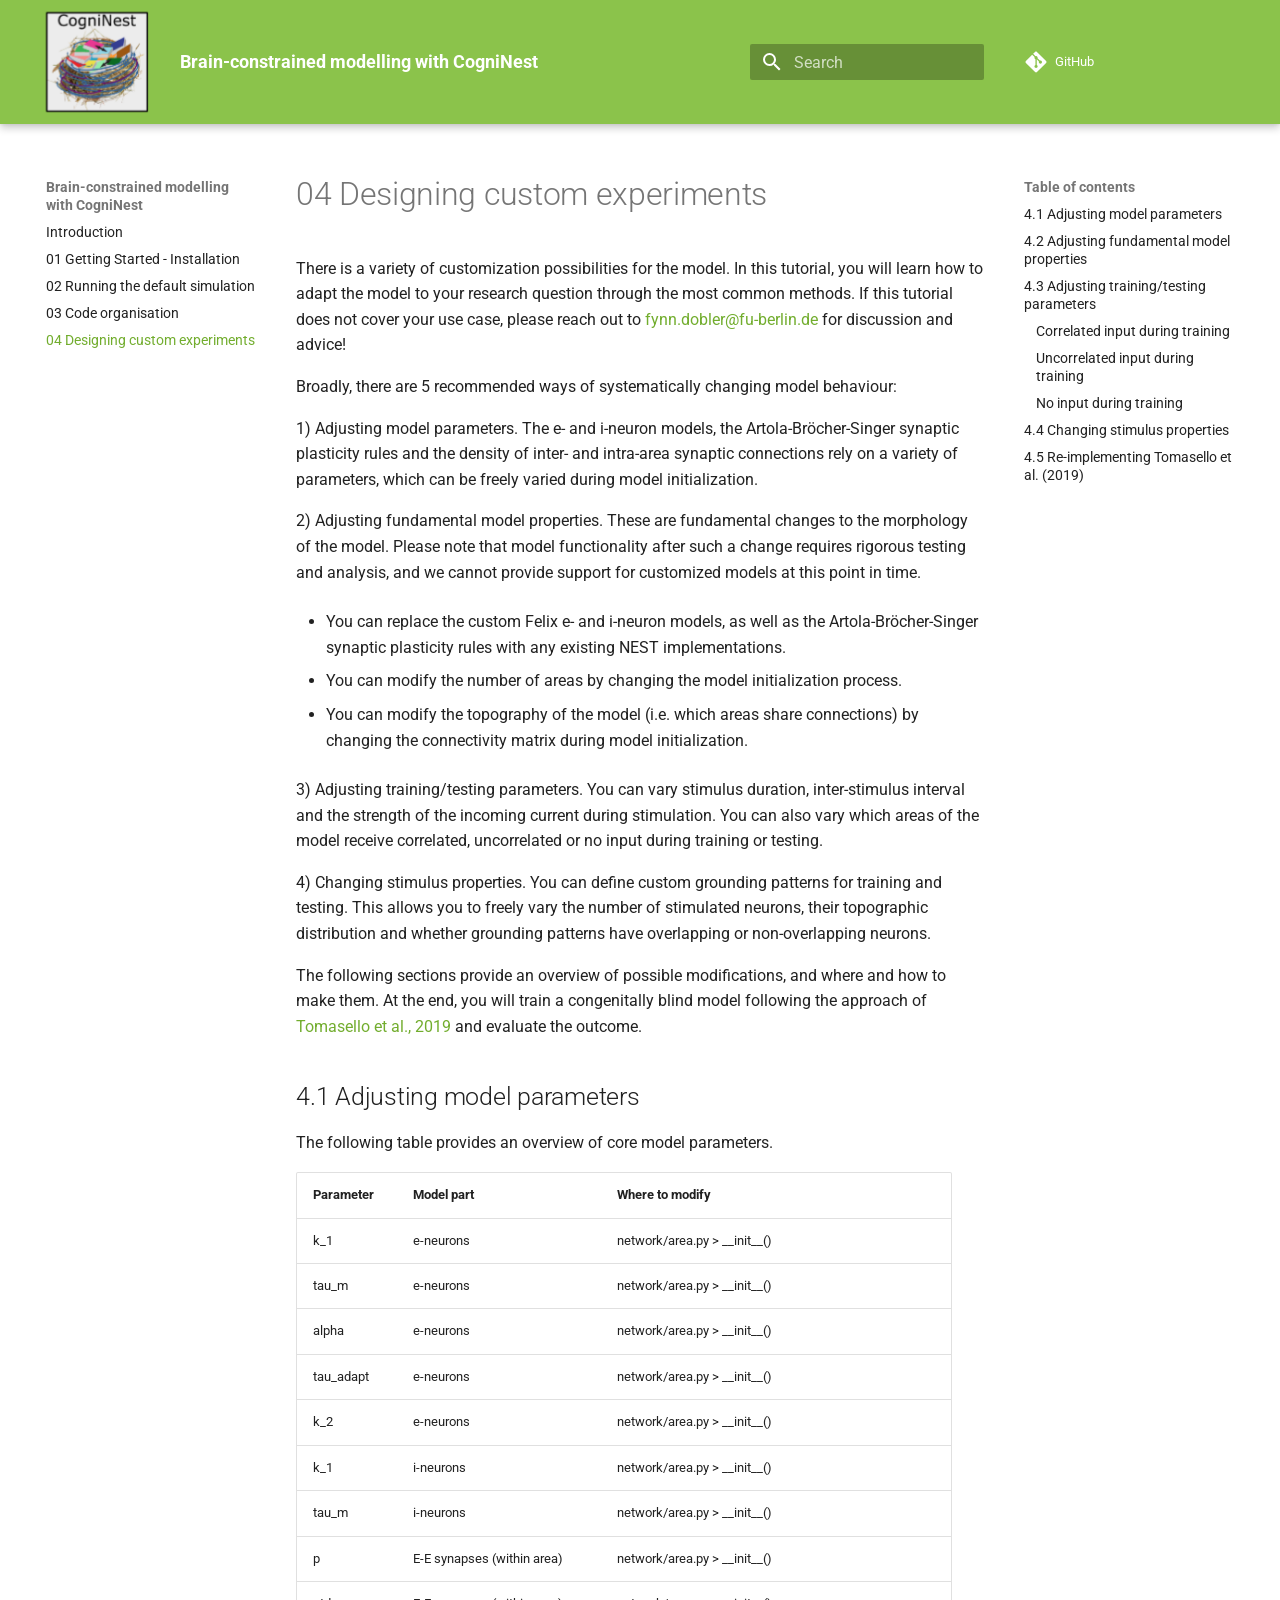
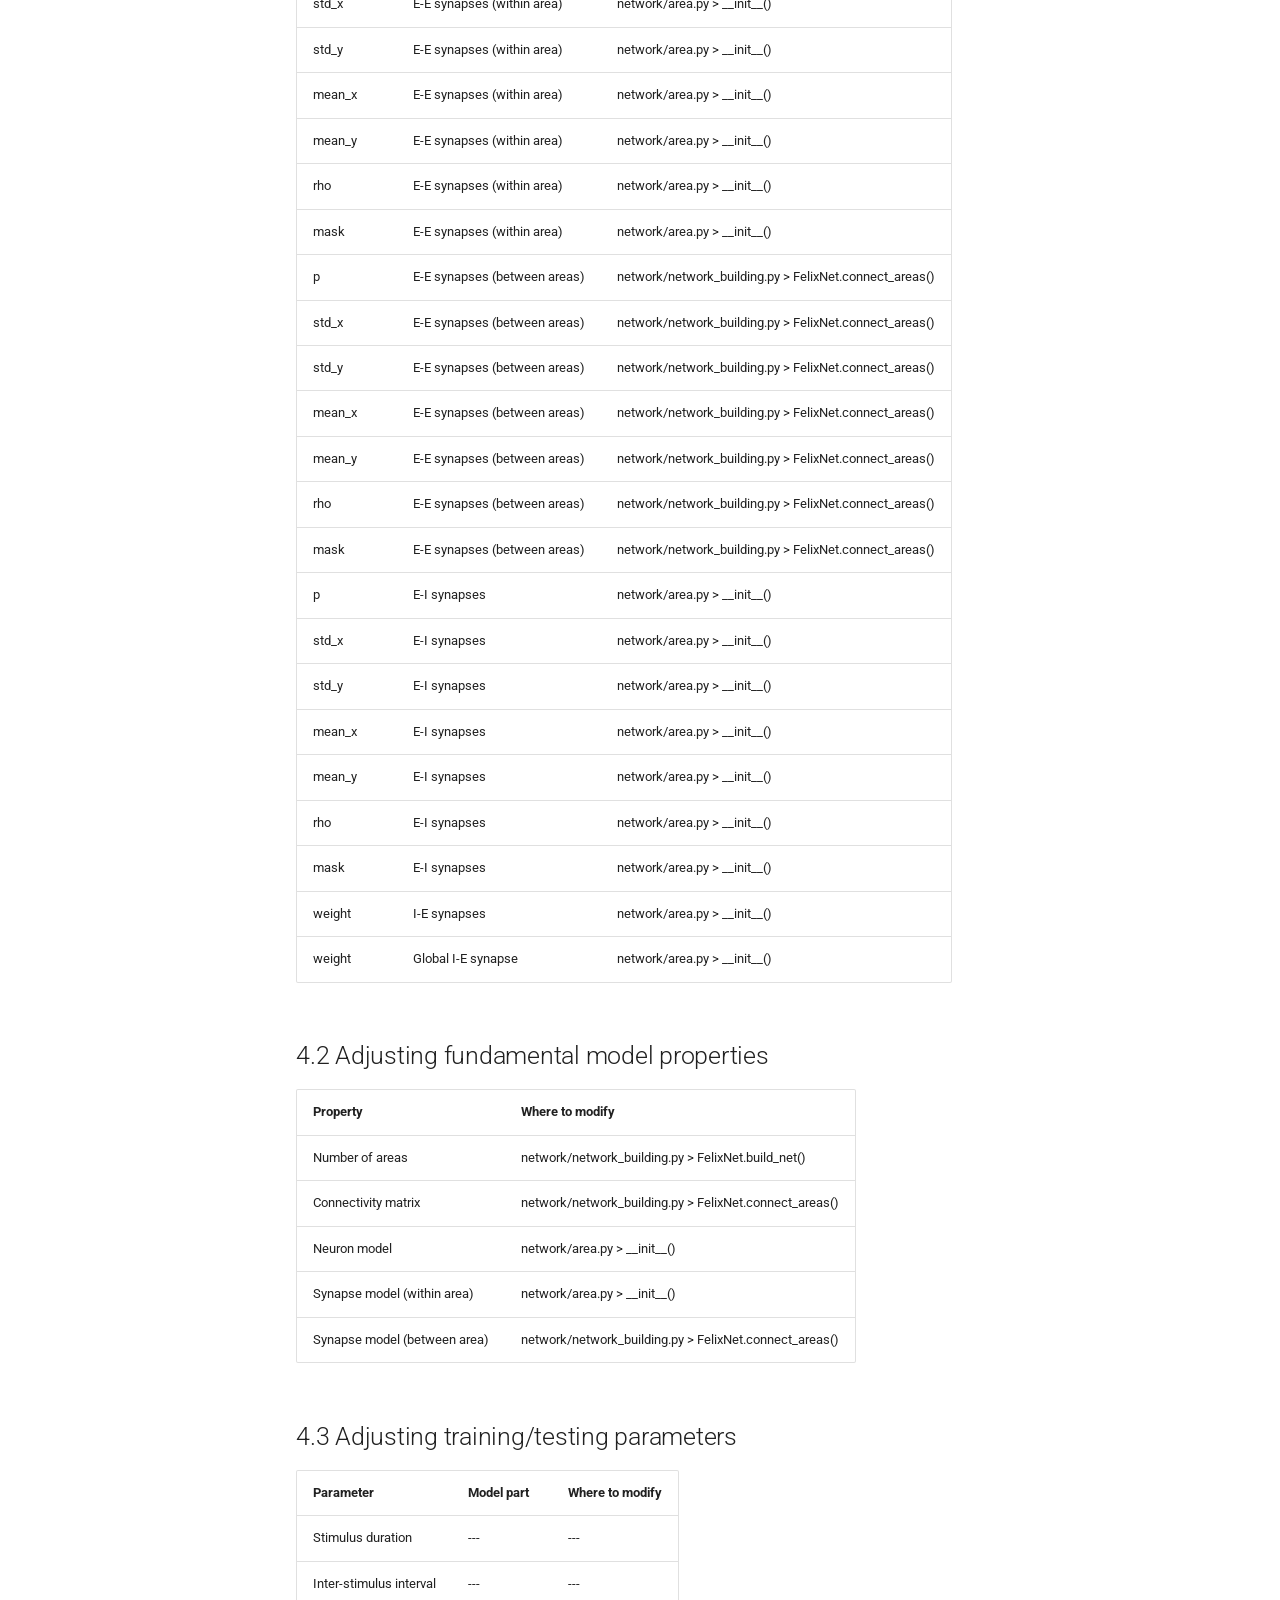
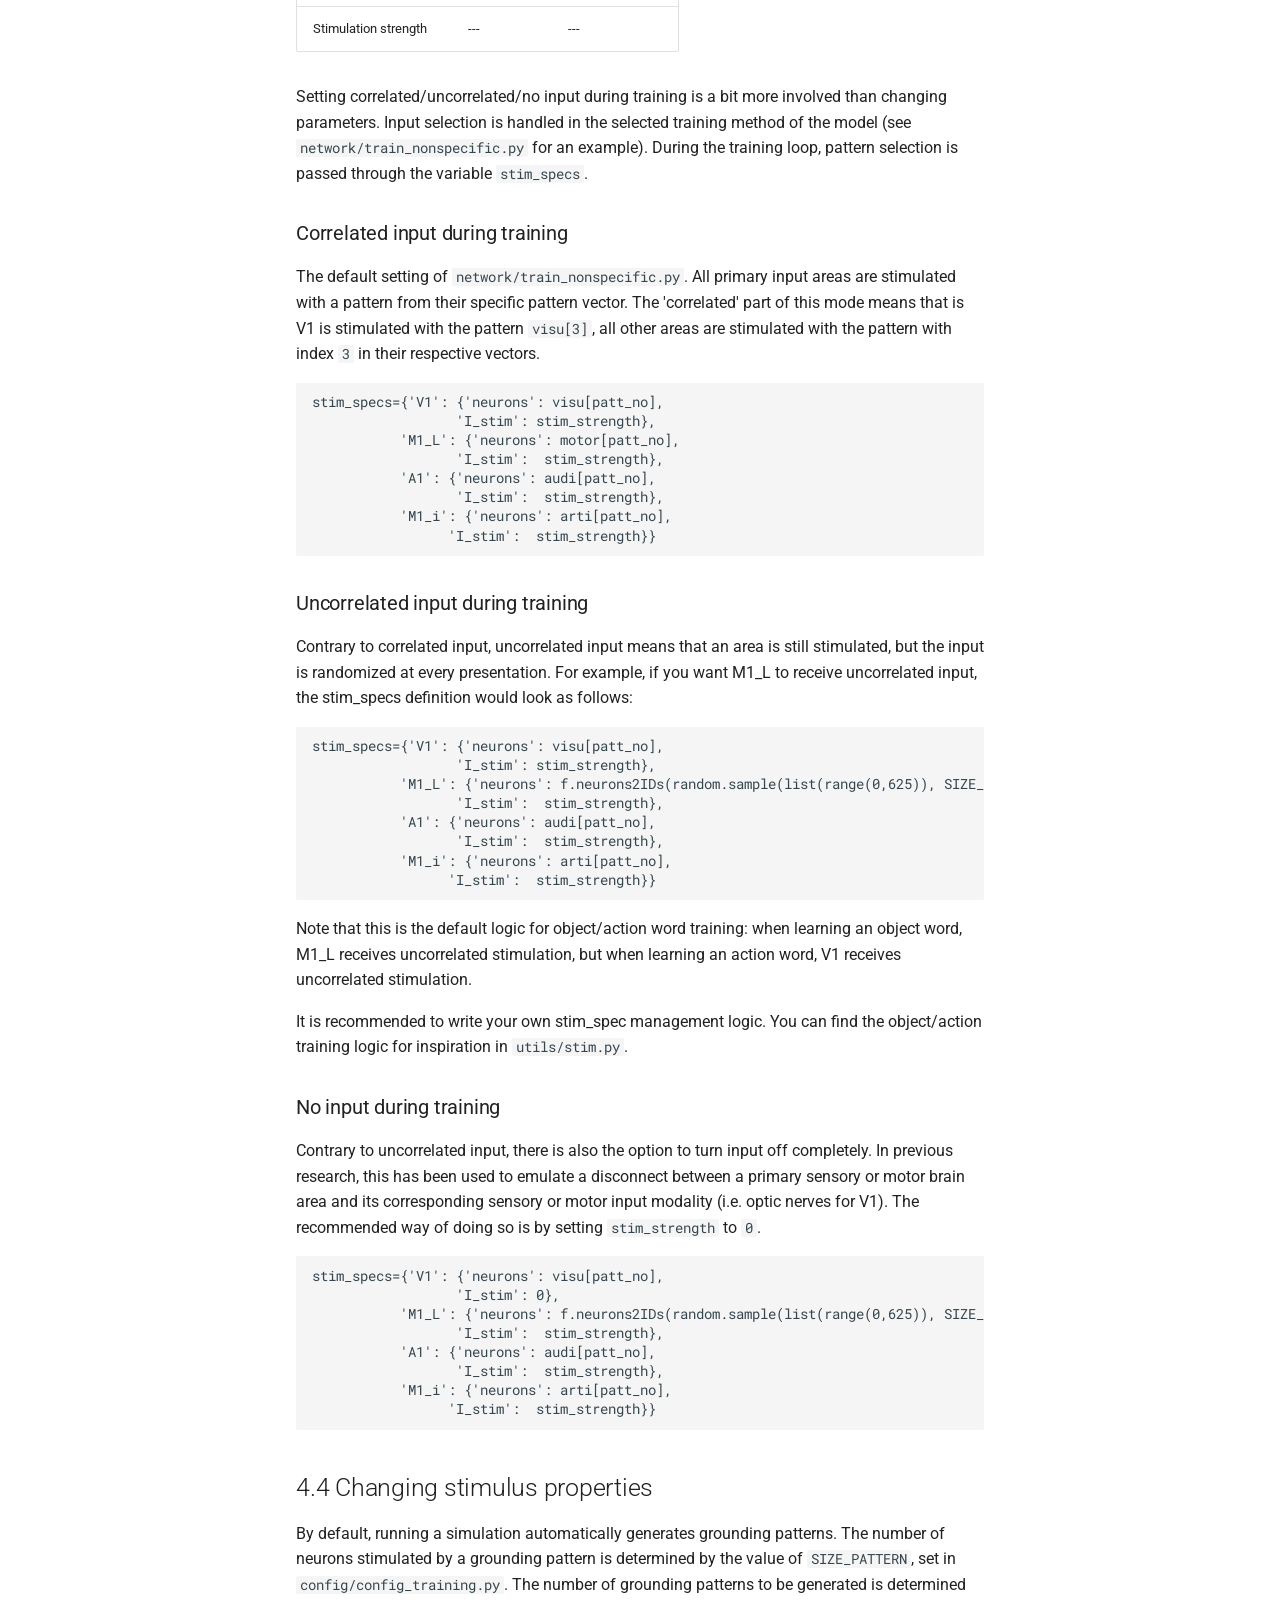
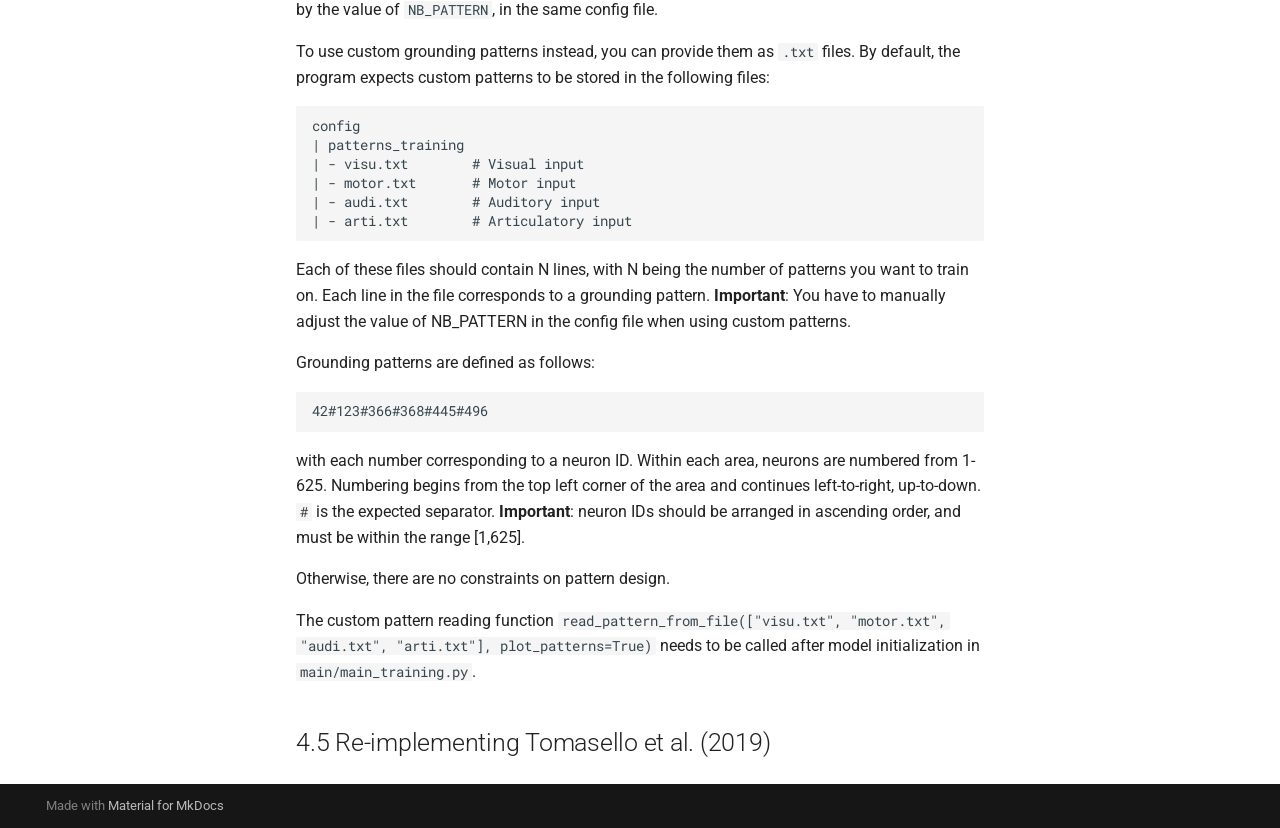
<file: 04 Designing custom experiments/index.html>
<!doctype html>
<html lang="en" class="no-js">
  <head>
    
      <meta charset="utf-8">
      <meta name="viewport" content="width=device-width,initial-scale=1">
      
      
        <meta name="author" content="Fynn Dobler">
      
      
      
        <link rel="prev" href="../03%20Code%20organisation/">
      
      
      
        
      
      
      <link rel="icon" href="../img/cogninest_logo.png">
      <meta name="generator" content="mkdocs-1.6.1, mkdocs-material-9.7.6">
    
    
      
        <title>04 Designing custom experiments - Brain-constrained modelling with CogniNest</title>
      
    
    
      <link rel="stylesheet" href="../assets/stylesheets/main.484c7ddc.min.css">
      
        
        <link rel="stylesheet" href="../assets/stylesheets/palette.ab4e12ef.min.css">
      
      


    
    
      
    
    
      
        
        
        <link rel="preconnect" href="https://fonts.gstatic.com" crossorigin>
        <link rel="stylesheet" href="https://fonts.googleapis.com/css?family=Roboto:300,300i,400,400i,700,700i%7CRoboto+Mono:400,400i,700,700i&display=fallback">
        <style>:root{--md-text-font:"Roboto";--md-code-font:"Roboto Mono"}</style>
      
    
    
      <link rel="stylesheet" href="../stylesheets/extra.css">
    
    <script>__md_scope=new URL("..",location),__md_hash=e=>[...e].reduce(((e,_)=>(e<<5)-e+_.charCodeAt(0)),0),__md_get=(e,_=localStorage,t=__md_scope)=>JSON.parse(_.getItem(t.pathname+"."+e)),__md_set=(e,_,t=localStorage,a=__md_scope)=>{try{t.setItem(a.pathname+"."+e,JSON.stringify(_))}catch(e){}}</script>
    
      

    
    
  </head>
  
  
    
    
    
    
    
    <body dir="ltr" data-md-color-scheme="default" data-md-color-primary="light-green" data-md-color-accent="light-blue">
  
    
    <input class="md-toggle" data-md-toggle="drawer" type="checkbox" id="__drawer" autocomplete="off">
    <input class="md-toggle" data-md-toggle="search" type="checkbox" id="__search" autocomplete="off">
    <label class="md-overlay" for="__drawer"></label>
    <div data-md-component="skip">
      
        
        <a href="#04-designing-custom-experiments" class="md-skip">
          Skip to content
        </a>
      
    </div>
    <div data-md-component="announce">
      
    </div>
    
    
      

  

<header class="md-header md-header--shadow" data-md-component="header">
  <nav class="md-header__inner md-grid" aria-label="Header">
    <a href=".." title="Brain-constrained modelling with CogniNest" class="md-header__button md-logo" aria-label="Brain-constrained modelling with CogniNest" data-md-component="logo">
      
  <img src="../img/cogninest_logo.png" alt="logo">

    </a>
    <label class="md-header__button md-icon" for="__drawer">
      
      <svg xmlns="http://www.w3.org/2000/svg" viewBox="0 0 24 24"><path d="M3 6h18v2H3zm0 5h18v2H3zm0 5h18v2H3z"/></svg>
    </label>
    <div class="md-header__title" data-md-component="header-title">
      <div class="md-header__ellipsis">
        <div class="md-header__topic">
          <span class="md-ellipsis">
            Brain-constrained modelling with CogniNest
          </span>
        </div>
        <div class="md-header__topic" data-md-component="header-topic">
          <span class="md-ellipsis">
            
              04 Designing custom experiments
            
          </span>
        </div>
      </div>
    </div>
    
      
    
    
    
    
      
      
        <label class="md-header__button md-icon" for="__search">
          
          <svg xmlns="http://www.w3.org/2000/svg" viewBox="0 0 24 24"><path d="M9.5 3A6.5 6.5 0 0 1 16 9.5c0 1.61-.59 3.09-1.56 4.23l.27.27h.79l5 5-1.5 1.5-5-5v-.79l-.27-.27A6.52 6.52 0 0 1 9.5 16 6.5 6.5 0 0 1 3 9.5 6.5 6.5 0 0 1 9.5 3m0 2C7 5 5 7 5 9.5S7 14 9.5 14 14 12 14 9.5 12 5 9.5 5"/></svg>
        </label>
        <div class="md-search" data-md-component="search" role="dialog">
  <label class="md-search__overlay" for="__search"></label>
  <div class="md-search__inner" role="search">
    <form class="md-search__form" name="search">
      <input type="text" class="md-search__input" name="query" aria-label="Search" placeholder="Search" autocapitalize="off" autocorrect="off" autocomplete="off" spellcheck="false" data-md-component="search-query" required>
      <label class="md-search__icon md-icon" for="__search">
        
        <svg xmlns="http://www.w3.org/2000/svg" viewBox="0 0 24 24"><path d="M9.5 3A6.5 6.5 0 0 1 16 9.5c0 1.61-.59 3.09-1.56 4.23l.27.27h.79l5 5-1.5 1.5-5-5v-.79l-.27-.27A6.52 6.52 0 0 1 9.5 16 6.5 6.5 0 0 1 3 9.5 6.5 6.5 0 0 1 9.5 3m0 2C7 5 5 7 5 9.5S7 14 9.5 14 14 12 14 9.5 12 5 9.5 5"/></svg>
        
        <svg xmlns="http://www.w3.org/2000/svg" viewBox="0 0 24 24"><path d="M20 11v2H8l5.5 5.5-1.42 1.42L4.16 12l7.92-7.92L13.5 5.5 8 11z"/></svg>
      </label>
      <nav class="md-search__options" aria-label="Search">
        
        <button type="reset" class="md-search__icon md-icon" title="Clear" aria-label="Clear" tabindex="-1">
          
          <svg xmlns="http://www.w3.org/2000/svg" viewBox="0 0 24 24"><path d="M19 6.41 17.59 5 12 10.59 6.41 5 5 6.41 10.59 12 5 17.59 6.41 19 12 13.41 17.59 19 19 17.59 13.41 12z"/></svg>
        </button>
      </nav>
      
    </form>
    <div class="md-search__output">
      <div class="md-search__scrollwrap" tabindex="0" data-md-scrollfix>
        <div class="md-search-result" data-md-component="search-result">
          <div class="md-search-result__meta">
            Initializing search
          </div>
          <ol class="md-search-result__list" role="presentation"></ol>
        </div>
      </div>
    </div>
  </div>
</div>
      
    
    
      <div class="md-header__source">
        <a href="https://github.com/MaximeCarriere/cogninest" title="Go to repository" class="md-source" data-md-component="source">
  <div class="md-source__icon md-icon">
    
    <svg xmlns="http://www.w3.org/2000/svg" viewBox="0 0 448 512"><!--! Font Awesome Free 7.1.0 by @fontawesome - https://fontawesome.com License - https://fontawesome.com/license/free (Icons: CC BY 4.0, Fonts: SIL OFL 1.1, Code: MIT License) Copyright 2025 Fonticons, Inc.--><path d="M439.6 236.1 244 40.5c-5.4-5.5-12.8-8.5-20.4-8.5s-15 3-20.4 8.4L162.5 81l51.5 51.5c27.1-9.1 52.7 16.8 43.4 43.7l49.7 49.7c34.2-11.8 61.2 31 35.5 56.7-26.5 26.5-70.2-2.9-56-37.3L240.3 199v121.9c25.3 12.5 22.3 41.8 9.1 55-6.4 6.4-15.2 10.1-24.3 10.1s-17.8-3.6-24.3-10.1c-17.6-17.6-11.1-46.9 11.2-56v-123c-20.8-8.5-24.6-30.7-18.6-45L142.6 101 8.5 235.1C3 240.6 0 247.9 0 255.5s3 15 8.5 20.4l195.6 195.7c5.4 5.4 12.7 8.4 20.4 8.4s15-3 20.4-8.4l194.7-194.7c5.4-5.4 8.4-12.8 8.4-20.4s-3-15-8.4-20.4"/></svg>
  </div>
  <div class="md-source__repository">
    GitHub
  </div>
</a>
      </div>
    
  </nav>
  
</header>
    
    <div class="md-container" data-md-component="container">
      
      
        
          
        
      
      <main class="md-main" data-md-component="main">
        <div class="md-main__inner md-grid">
          
            
              
              <div class="md-sidebar md-sidebar--primary" data-md-component="sidebar" data-md-type="navigation" >
                <div class="md-sidebar__scrollwrap">
                  <div class="md-sidebar__inner">
                    



<nav class="md-nav md-nav--primary" aria-label="Navigation" data-md-level="0">
  <label class="md-nav__title" for="__drawer">
    <a href=".." title="Brain-constrained modelling with CogniNest" class="md-nav__button md-logo" aria-label="Brain-constrained modelling with CogniNest" data-md-component="logo">
      
  <img src="../img/cogninest_logo.png" alt="logo">

    </a>
    Brain-constrained modelling with CogniNest
  </label>
  
    <div class="md-nav__source">
      <a href="https://github.com/MaximeCarriere/cogninest" title="Go to repository" class="md-source" data-md-component="source">
  <div class="md-source__icon md-icon">
    
    <svg xmlns="http://www.w3.org/2000/svg" viewBox="0 0 448 512"><!--! Font Awesome Free 7.1.0 by @fontawesome - https://fontawesome.com License - https://fontawesome.com/license/free (Icons: CC BY 4.0, Fonts: SIL OFL 1.1, Code: MIT License) Copyright 2025 Fonticons, Inc.--><path d="M439.6 236.1 244 40.5c-5.4-5.5-12.8-8.5-20.4-8.5s-15 3-20.4 8.4L162.5 81l51.5 51.5c27.1-9.1 52.7 16.8 43.4 43.7l49.7 49.7c34.2-11.8 61.2 31 35.5 56.7-26.5 26.5-70.2-2.9-56-37.3L240.3 199v121.9c25.3 12.5 22.3 41.8 9.1 55-6.4 6.4-15.2 10.1-24.3 10.1s-17.8-3.6-24.3-10.1c-17.6-17.6-11.1-46.9 11.2-56v-123c-20.8-8.5-24.6-30.7-18.6-45L142.6 101 8.5 235.1C3 240.6 0 247.9 0 255.5s3 15 8.5 20.4l195.6 195.7c5.4 5.4 12.7 8.4 20.4 8.4s15-3 20.4-8.4l194.7-194.7c5.4-5.4 8.4-12.8 8.4-20.4s-3-15-8.4-20.4"/></svg>
  </div>
  <div class="md-source__repository">
    GitHub
  </div>
</a>
    </div>
  
  <ul class="md-nav__list" data-md-scrollfix>
    
      
      
  
  
  
  
    <li class="md-nav__item">
      <a href=".." class="md-nav__link">
        
  
  
  <span class="md-ellipsis">
    
  
    Introduction
  

    
  </span>
  
  

      </a>
    </li>
  

    
      
      
  
  
  
  
    <li class="md-nav__item">
      <a href="../01%20Getting%20started/" class="md-nav__link">
        
  
  
  <span class="md-ellipsis">
    
  
    01 Getting Started - Installation
  

    
  </span>
  
  

      </a>
    </li>
  

    
      
      
  
  
  
  
    <li class="md-nav__item">
      <a href="../02%20Running%20the%20default%20simulation/" class="md-nav__link">
        
  
  
  <span class="md-ellipsis">
    
  
    02 Running the default simulation
  

    
  </span>
  
  

      </a>
    </li>
  

    
      
      
  
  
  
  
    <li class="md-nav__item">
      <a href="../03%20Code%20organisation/" class="md-nav__link">
        
  
  
  <span class="md-ellipsis">
    
  
    03 Code organisation
  

    
  </span>
  
  

      </a>
    </li>
  

    
      
      
  
  
    
  
  
  
    <li class="md-nav__item md-nav__item--active">
      
      <input class="md-nav__toggle md-toggle" type="checkbox" id="__toc">
      
      
        
      
      
        <label class="md-nav__link md-nav__link--active" for="__toc">
          
  
  
  <span class="md-ellipsis">
    
  
    04 Designing custom experiments
  

    
  </span>
  
  

          <span class="md-nav__icon md-icon"></span>
        </label>
      
      <a href="./" class="md-nav__link md-nav__link--active">
        
  
  
  <span class="md-ellipsis">
    
  
    04 Designing custom experiments
  

    
  </span>
  
  

      </a>
      
        

<nav class="md-nav md-nav--secondary" aria-label="Table of contents">
  
  
  
    
  
  
    <label class="md-nav__title" for="__toc">
      <span class="md-nav__icon md-icon"></span>
      Table of contents
    </label>
    <ul class="md-nav__list" data-md-component="toc" data-md-scrollfix>
      
        <li class="md-nav__item">
  <a href="#41-adjusting-model-parameters" class="md-nav__link">
    <span class="md-ellipsis">
      
        4.1 Adjusting model parameters
      
    </span>
  </a>
  
</li>
      
        <li class="md-nav__item">
  <a href="#42-adjusting-fundamental-model-properties" class="md-nav__link">
    <span class="md-ellipsis">
      
        4.2 Adjusting fundamental model properties
      
    </span>
  </a>
  
</li>
      
        <li class="md-nav__item">
  <a href="#43-adjusting-trainingtesting-parameters" class="md-nav__link">
    <span class="md-ellipsis">
      
        4.3 Adjusting training/testing parameters
      
    </span>
  </a>
  
    <nav class="md-nav" aria-label="4.3 Adjusting training/testing parameters">
      <ul class="md-nav__list">
        
          <li class="md-nav__item">
  <a href="#correlated-input-during-training" class="md-nav__link">
    <span class="md-ellipsis">
      
        Correlated input during training
      
    </span>
  </a>
  
</li>
        
          <li class="md-nav__item">
  <a href="#uncorrelated-input-during-training" class="md-nav__link">
    <span class="md-ellipsis">
      
        Uncorrelated input during training
      
    </span>
  </a>
  
</li>
        
          <li class="md-nav__item">
  <a href="#no-input-during-training" class="md-nav__link">
    <span class="md-ellipsis">
      
        No input during training
      
    </span>
  </a>
  
</li>
        
      </ul>
    </nav>
  
</li>
      
        <li class="md-nav__item">
  <a href="#44-changing-stimulus-properties" class="md-nav__link">
    <span class="md-ellipsis">
      
        4.4 Changing stimulus properties
      
    </span>
  </a>
  
</li>
      
        <li class="md-nav__item">
  <a href="#45-re-implementing-tomasello-et-al-2019" class="md-nav__link">
    <span class="md-ellipsis">
      
        4.5 Re-implementing Tomasello et al. (2019)
      
    </span>
  </a>
  
</li>
      
    </ul>
  
</nav>
      
    </li>
  

    
  </ul>
</nav>
                  </div>
                </div>
              </div>
            
            
              
              <div class="md-sidebar md-sidebar--secondary" data-md-component="sidebar" data-md-type="toc" >
                <div class="md-sidebar__scrollwrap">
                  <div class="md-sidebar__inner">
                    

<nav class="md-nav md-nav--secondary" aria-label="Table of contents">
  
  
  
    
  
  
    <label class="md-nav__title" for="__toc">
      <span class="md-nav__icon md-icon"></span>
      Table of contents
    </label>
    <ul class="md-nav__list" data-md-component="toc" data-md-scrollfix>
      
        <li class="md-nav__item">
  <a href="#41-adjusting-model-parameters" class="md-nav__link">
    <span class="md-ellipsis">
      
        4.1 Adjusting model parameters
      
    </span>
  </a>
  
</li>
      
        <li class="md-nav__item">
  <a href="#42-adjusting-fundamental-model-properties" class="md-nav__link">
    <span class="md-ellipsis">
      
        4.2 Adjusting fundamental model properties
      
    </span>
  </a>
  
</li>
      
        <li class="md-nav__item">
  <a href="#43-adjusting-trainingtesting-parameters" class="md-nav__link">
    <span class="md-ellipsis">
      
        4.3 Adjusting training/testing parameters
      
    </span>
  </a>
  
    <nav class="md-nav" aria-label="4.3 Adjusting training/testing parameters">
      <ul class="md-nav__list">
        
          <li class="md-nav__item">
  <a href="#correlated-input-during-training" class="md-nav__link">
    <span class="md-ellipsis">
      
        Correlated input during training
      
    </span>
  </a>
  
</li>
        
          <li class="md-nav__item">
  <a href="#uncorrelated-input-during-training" class="md-nav__link">
    <span class="md-ellipsis">
      
        Uncorrelated input during training
      
    </span>
  </a>
  
</li>
        
          <li class="md-nav__item">
  <a href="#no-input-during-training" class="md-nav__link">
    <span class="md-ellipsis">
      
        No input during training
      
    </span>
  </a>
  
</li>
        
      </ul>
    </nav>
  
</li>
      
        <li class="md-nav__item">
  <a href="#44-changing-stimulus-properties" class="md-nav__link">
    <span class="md-ellipsis">
      
        4.4 Changing stimulus properties
      
    </span>
  </a>
  
</li>
      
        <li class="md-nav__item">
  <a href="#45-re-implementing-tomasello-et-al-2019" class="md-nav__link">
    <span class="md-ellipsis">
      
        4.5 Re-implementing Tomasello et al. (2019)
      
    </span>
  </a>
  
</li>
      
    </ul>
  
</nav>
                  </div>
                </div>
              </div>
            
          
          
            <div class="md-content" data-md-component="content">
              
              <article class="md-content__inner md-typeset">
                
                  


  
  


<h1 id="04-designing-custom-experiments">04 Designing custom experiments</h1>
<p>There is a variety of customization possibilities for the model. In this tutorial, you will learn how to adapt the model to your research question through the most common methods. If this tutorial does not cover your use case, please reach out to <a href="mailto:fynn.dobler@fu-berlin.de">fynn.dobler@fu-berlin.de</a> for discussion and advice!</p>
<p>Broadly, there are 5 recommended ways of systematically changing model behaviour:</p>
<p>1) Adjusting model parameters.
The e- and i-neuron models, the Artola-Bröcher-Singer synaptic plasticity rules and the density of inter- and intra-area synaptic connections rely on a variety of parameters, which can be freely varied during model initialization.</p>
<p>2) Adjusting fundamental model properties.
These are fundamental changes to the morphology of the model. Please note that model functionality after such a change requires rigorous testing and analysis, and we cannot provide support for customized models at this point in time.</p>
<ul>
<li>
<p>You can replace the custom Felix e- and i-neuron models, as well as the Artola-Bröcher-Singer synaptic plasticity rules with any existing NEST implementations.</p>
</li>
<li>
<p>You can modify the number of areas by changing the model initialization process.</p>
</li>
<li>
<p>You can modify the topography of the model (i.e. which areas share connections) by changing the connectivity matrix during model initialization.</p>
</li>
</ul>
<p>3) Adjusting training/testing parameters.
You can vary stimulus duration, inter-stimulus interval and the strength of the incoming current during stimulation. You can also vary which areas of the model receive correlated, uncorrelated or no input during training or testing.</p>
<p>4) Changing stimulus properties.
You can define custom grounding patterns for training and testing. This allows you to freely vary the number of stimulated neurons, their topographic distribution and whether grounding patterns have overlapping or non-overlapping neurons.</p>
<p>The following sections provide an overview of possible modifications, and where and how to make them. At the end, you will train a congenitally blind model following the approach of <a href="https://doi.org/10.1038/s41598-019-39864-1">Tomasello et al., 2019</a> and evaluate the outcome.</p>
<h2 id="41-adjusting-model-parameters">4.1 Adjusting model parameters</h2>
<p>The following table provides an overview of core model parameters.</p>
<table>
<thead>
<tr>
<th>Parameter</th>
<th>Model part</th>
<th>Where to modify</th>
</tr>
</thead>
<tbody>
<tr>
<td>k_1</td>
<td>e-neurons</td>
<td>network/area.py &gt; __init__()</td>
</tr>
<tr>
<td>tau_m</td>
<td>e-neurons</td>
<td>network/area.py &gt; __init__()</td>
</tr>
<tr>
<td>alpha</td>
<td>e-neurons</td>
<td>network/area.py &gt; __init__()</td>
</tr>
<tr>
<td>tau_adapt</td>
<td>e-neurons</td>
<td>network/area.py &gt; __init__()</td>
</tr>
<tr>
<td>k_2</td>
<td>e-neurons</td>
<td>network/area.py &gt; __init__()</td>
</tr>
<tr>
<td>k_1</td>
<td>i-neurons</td>
<td>network/area.py &gt; __init__()</td>
</tr>
<tr>
<td>tau_m</td>
<td>i-neurons</td>
<td>network/area.py &gt; __init__()</td>
</tr>
<tr>
<td>p</td>
<td>E-E synapses (within area)</td>
<td>network/area.py &gt; __init__()</td>
</tr>
<tr>
<td>std_x</td>
<td>E-E synapses (within area)</td>
<td>network/area.py &gt; __init__()</td>
</tr>
<tr>
<td>std_y</td>
<td>E-E synapses (within area)</td>
<td>network/area.py &gt; __init__()</td>
</tr>
<tr>
<td>mean_x</td>
<td>E-E synapses (within area)</td>
<td>network/area.py &gt; __init__()</td>
</tr>
<tr>
<td>mean_y</td>
<td>E-E synapses (within area)</td>
<td>network/area.py &gt; __init__()</td>
</tr>
<tr>
<td>rho</td>
<td>E-E synapses (within area)</td>
<td>network/area.py &gt; __init__()</td>
</tr>
<tr>
<td>mask</td>
<td>E-E synapses (within area)</td>
<td>network/area.py &gt; __init__()</td>
</tr>
<tr>
<td>p</td>
<td>E-E synapses (between areas)</td>
<td>network/network_building.py &gt; FelixNet.connect_areas()</td>
</tr>
<tr>
<td>std_x</td>
<td>E-E synapses (between areas)</td>
<td>network/network_building.py &gt; FelixNet.connect_areas()</td>
</tr>
<tr>
<td>std_y</td>
<td>E-E synapses (between areas)</td>
<td>network/network_building.py &gt; FelixNet.connect_areas()</td>
</tr>
<tr>
<td>mean_x</td>
<td>E-E synapses (between areas)</td>
<td>network/network_building.py &gt; FelixNet.connect_areas()</td>
</tr>
<tr>
<td>mean_y</td>
<td>E-E synapses (between areas)</td>
<td>network/network_building.py &gt; FelixNet.connect_areas()</td>
</tr>
<tr>
<td>rho</td>
<td>E-E synapses (between areas)</td>
<td>network/network_building.py &gt; FelixNet.connect_areas()</td>
</tr>
<tr>
<td>mask</td>
<td>E-E synapses (between areas)</td>
<td>network/network_building.py &gt; FelixNet.connect_areas()</td>
</tr>
<tr>
<td>p</td>
<td>E-I synapses</td>
<td>network/area.py &gt; __init__()</td>
</tr>
<tr>
<td>std_x</td>
<td>E-I synapses</td>
<td>network/area.py &gt; __init__()</td>
</tr>
<tr>
<td>std_y</td>
<td>E-I synapses</td>
<td>network/area.py &gt; __init__()</td>
</tr>
<tr>
<td>mean_x</td>
<td>E-I synapses</td>
<td>network/area.py &gt; __init__()</td>
</tr>
<tr>
<td>mean_y</td>
<td>E-I synapses</td>
<td>network/area.py &gt; __init__()</td>
</tr>
<tr>
<td>rho</td>
<td>E-I synapses</td>
<td>network/area.py &gt; __init__()</td>
</tr>
<tr>
<td>mask</td>
<td>E-I synapses</td>
<td>network/area.py &gt; __init__()</td>
</tr>
<tr>
<td>weight</td>
<td>I-E synapses</td>
<td>network/area.py &gt; __init__()</td>
</tr>
<tr>
<td>weight</td>
<td>Global I-E synapse</td>
<td>network/area.py &gt; __init__()</td>
</tr>
</tbody>
</table>
<h2 id="42-adjusting-fundamental-model-properties">4.2 Adjusting fundamental model properties</h2>
<table>
<thead>
<tr>
<th>Property</th>
<th>Where to modify</th>
</tr>
</thead>
<tbody>
<tr>
<td>Number of areas</td>
<td>network/network_building.py &gt; FelixNet.build_net()</td>
</tr>
<tr>
<td>Connectivity matrix</td>
<td>network/network_building.py &gt; FelixNet.connect_areas()</td>
</tr>
<tr>
<td>Neuron model</td>
<td>network/area.py &gt; __init__()</td>
</tr>
<tr>
<td>Synapse model (within area)</td>
<td>network/area.py &gt; __init__()</td>
</tr>
<tr>
<td>Synapse model (between area)</td>
<td>network/network_building.py &gt; FelixNet.connect_areas()</td>
</tr>
</tbody>
</table>
<h2 id="43-adjusting-trainingtesting-parameters">4.3 Adjusting training/testing parameters</h2>
<table>
<thead>
<tr>
<th>Parameter</th>
<th>Model part</th>
<th>Where to modify</th>
</tr>
</thead>
<tbody>
<tr>
<td>Stimulus duration</td>
<td>---</td>
<td>---</td>
</tr>
<tr>
<td>Inter-stimulus interval</td>
<td>---</td>
<td>---</td>
</tr>
<tr>
<td>Stimulation strength</td>
<td>---</td>
<td>---</td>
</tr>
</tbody>
</table>
<p>Setting correlated/uncorrelated/no input during training is a bit more involved than changing parameters. Input selection is handled in the selected training method of the model (see <code>network/train_nonspecific.py</code> for an example). During the training loop, pattern selection is passed through the variable <code>stim_specs</code>.</p>
<h3 id="correlated-input-during-training">Correlated input during training</h3>
<p>The default setting of <code>network/train_nonspecific.py</code>. All primary input areas are stimulated with a pattern from their specific pattern vector. The 'correlated' part of this mode means that is V1 is stimulated with the pattern <code>visu[3]</code>, all other areas are stimulated with the pattern with index <code>3</code> in their respective vectors.</p>
<pre><code>stim_specs={'V1': {'neurons': visu[patt_no],
                  'I_stim': stim_strength},
           'M1_L': {'neurons': motor[patt_no],
                  'I_stim':  stim_strength},
           'A1': {'neurons': audi[patt_no],
                  'I_stim':  stim_strength},
           'M1_i': {'neurons': arti[patt_no],
                 'I_stim':  stim_strength}}
</code></pre>
<h3 id="uncorrelated-input-during-training">Uncorrelated input during training</h3>
<p>Contrary to correlated input, uncorrelated input means that an area is still stimulated, but the input is randomized at every presentation. For example, if you want M1_L to receive uncorrelated input, the stim_specs definition would look as follows:</p>
<pre><code>stim_specs={'V1': {'neurons': visu[patt_no],
                  'I_stim': stim_strength},
           'M1_L': {'neurons': f.neurons2IDs(random.sample(list(range(0,625)), SIZE_PATTERN)),
                  'I_stim':  stim_strength},
           'A1': {'neurons': audi[patt_no],
                  'I_stim':  stim_strength},
           'M1_i': {'neurons': arti[patt_no],
                 'I_stim':  stim_strength}}
</code></pre>
<p>Note that this is the default logic for object/action word training: when learning an object word, M1_L receives uncorrelated stimulation, but when learning an action word, V1 receives uncorrelated stimulation.</p>
<p>It is recommended to write your own stim_spec management logic. You can find the object/action training logic for inspiration in <code>utils/stim.py</code>.</p>
<h3 id="no-input-during-training">No input during training</h3>
<p>Contrary to uncorrelated input, there is also the option to turn input off completely. In previous research, this has been used to emulate a disconnect between a primary sensory or motor brain area and its corresponding sensory or motor input modality (i.e. optic nerves for V1). The recommended way of doing so is by setting <code>stim_strength</code> to <code>0</code>.</p>
<pre><code>stim_specs={'V1': {'neurons': visu[patt_no],
                  'I_stim': 0},
           'M1_L': {'neurons': f.neurons2IDs(random.sample(list(range(0,625)), SIZE_PATTERN)),
                  'I_stim':  stim_strength},
           'A1': {'neurons': audi[patt_no],
                  'I_stim':  stim_strength},
           'M1_i': {'neurons': arti[patt_no],
                 'I_stim':  stim_strength}}
</code></pre>
<h2 id="44-changing-stimulus-properties">4.4 Changing stimulus properties</h2>
<p>By default, running a simulation automatically generates grounding patterns. The number of neurons stimulated by a grounding pattern is determined by the value of <code>SIZE_PATTERN</code>, set in <code>config/config_training.py</code>. The number of grounding patterns to be generated is determined by the value of <code>NB_PATTERN</code>, in the same config file.</p>
<p>To use custom grounding patterns instead, you can provide them as <code>.txt</code> files. By default, the program expects custom patterns to be stored in the following files:</p>
<pre><code>config
| patterns_training
| - visu.txt        # Visual input
| - motor.txt       # Motor input
| - audi.txt        # Auditory input
| - arti.txt        # Articulatory input
</code></pre>
<p>Each of these files should contain N lines, with N being the number of patterns you want to train on. Each line in the file corresponds to a grounding pattern. <strong>Important</strong>: You have to manually adjust the value of NB_PATTERN in the config file when using custom patterns.</p>
<p>Grounding patterns are defined as follows:</p>
<pre><code>42#123#366#368#445#496
</code></pre>
<p>with each number corresponding to a neuron ID. Within each area, neurons are numbered from 1-625. Numbering begins from the top left corner of the area and continues left-to-right, up-to-down. <code>#</code> is the expected separator. <strong>Important</strong>: neuron IDs should be arranged in ascending order, and must be within the range [1,625].</p>
<p>Otherwise, there are no constraints on pattern design.</p>
<p>The custom pattern reading function <code>read_pattern_from_file(["visu.txt", "motor.txt", "audi.txt", "arti.txt"], plot_patterns=True)</code> needs to be called after model initialization in <code>main/main_training.py</code>.</p>
<h2 id="45-re-implementing-tomasello-et-al-2019">4.5 Re-implementing Tomasello et al. (2019)</h2>












                
              </article>
            </div>
          
          
<script>var target=document.getElementById(location.hash.slice(1));target&&target.name&&(target.checked=target.name.startsWith("__tabbed_"))</script>
        </div>
        
      </main>
      
        <footer class="md-footer">
  
  <div class="md-footer-meta md-typeset">
    <div class="md-footer-meta__inner md-grid">
      <div class="md-copyright">
  
  
    Made with
    <a href="https://squidfunk.github.io/mkdocs-material/" target="_blank" rel="noopener">
      Material for MkDocs
    </a>
  
</div>
      
    </div>
  </div>
</footer>
      
    </div>
    <div class="md-dialog" data-md-component="dialog">
      <div class="md-dialog__inner md-typeset"></div>
    </div>
    
    
    
      
      
      <script id="__config" type="application/json">{"annotate": null, "base": "..", "features": [], "search": "../assets/javascripts/workers/search.2c215733.min.js", "tags": null, "translations": {"clipboard.copied": "Copied to clipboard", "clipboard.copy": "Copy to clipboard", "search.result.more.one": "1 more on this page", "search.result.more.other": "# more on this page", "search.result.none": "No matching documents", "search.result.one": "1 matching document", "search.result.other": "# matching documents", "search.result.placeholder": "Type to start searching", "search.result.term.missing": "Missing", "select.version": "Select version"}, "version": null}</script>
    
    
      <script src="../assets/javascripts/bundle.79ae519e.min.js"></script>
      
    
  </body>
</html>
</file>
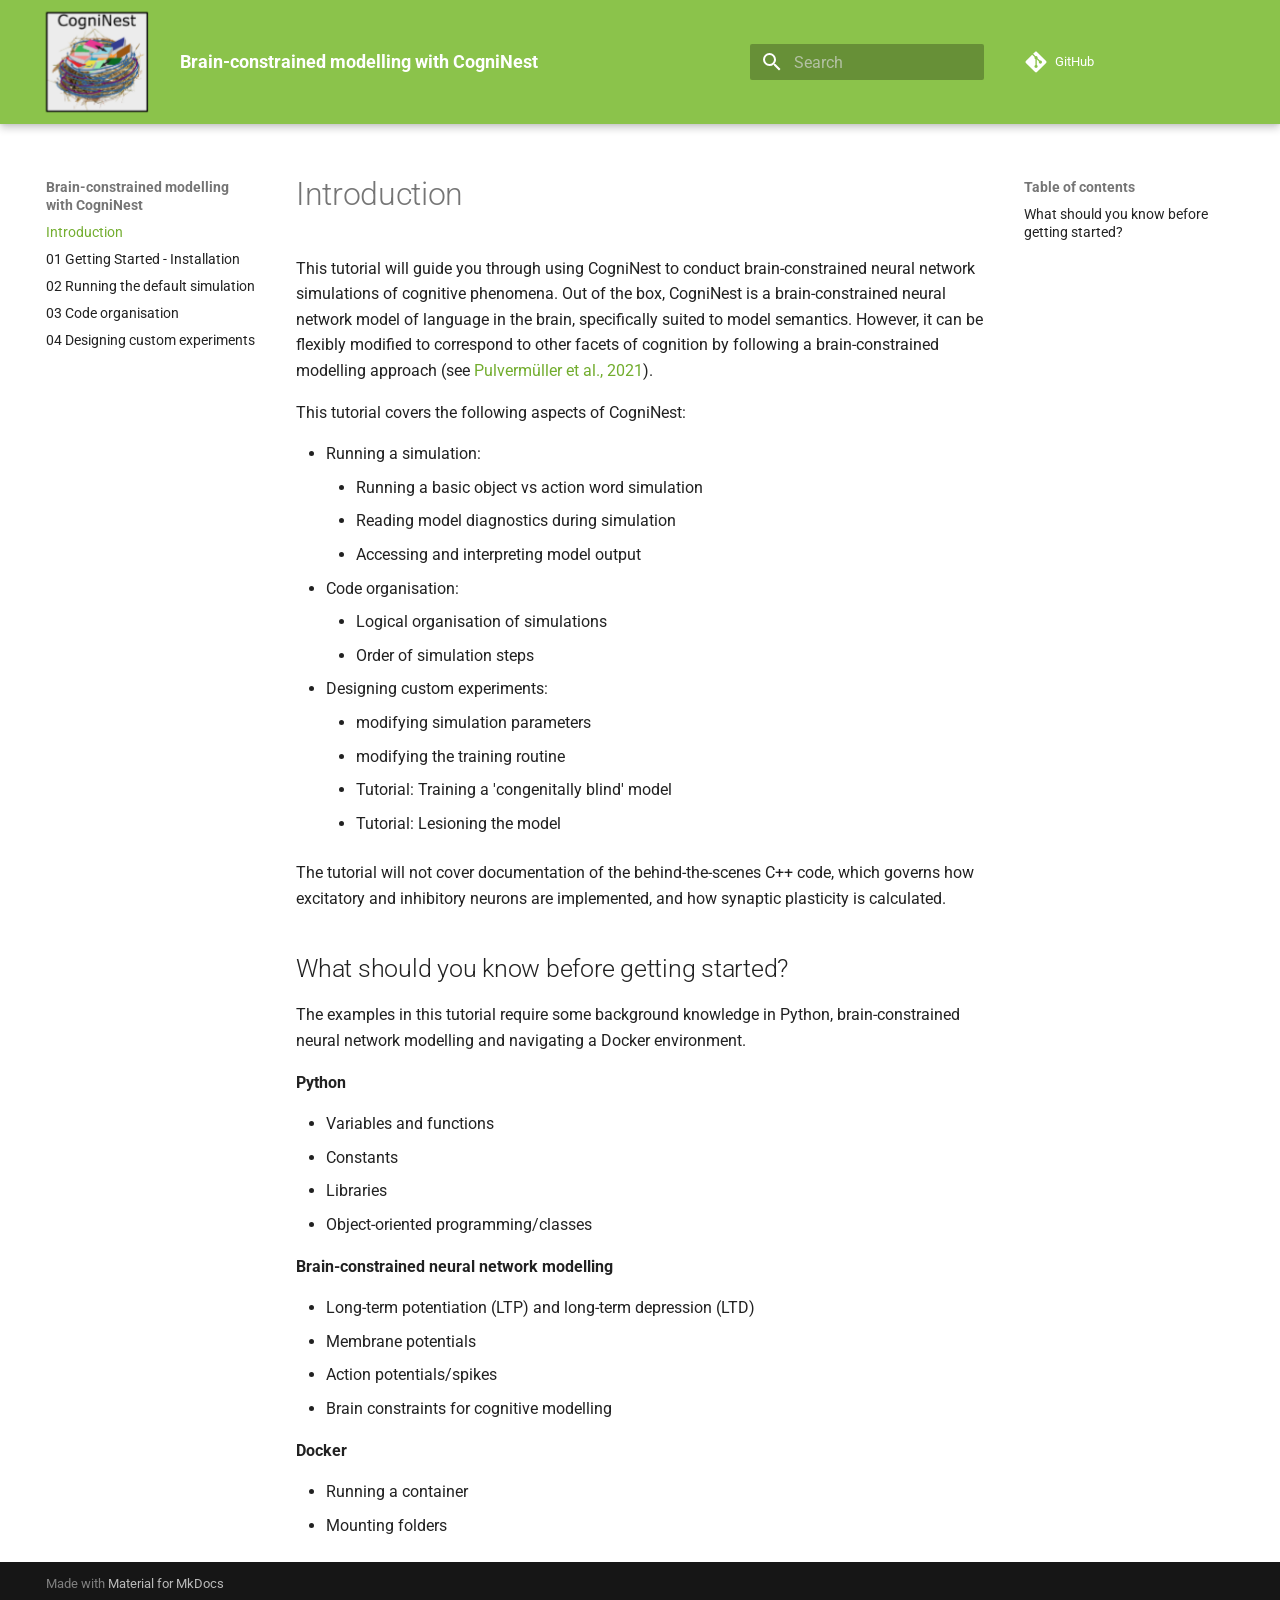
<file: site/index.html>
<!doctype html>
<html lang="en" class="no-js">
  <head>
    
      <meta charset="utf-8">
      <meta name="viewport" content="width=device-width,initial-scale=1">
      
      
        <meta name="author" content="Fynn Dobler">
      
      
      
      
        <link rel="next" href="01%20Getting%20started/">
      
      
        
      
      
      <link rel="icon" href="img/cogninest_logo.png">
      <meta name="generator" content="mkdocs-1.6.1, mkdocs-material-9.7.6">
    
    
      
        <title>Brain-constrained modelling with CogniNest</title>
      
    
    
      <link rel="stylesheet" href="assets/stylesheets/main.484c7ddc.min.css">
      
        
        <link rel="stylesheet" href="assets/stylesheets/palette.ab4e12ef.min.css">
      
      


    
    
      
    
    
      
        
        
        <link rel="preconnect" href="https://fonts.gstatic.com" crossorigin>
        <link rel="stylesheet" href="https://fonts.googleapis.com/css?family=Roboto:300,300i,400,400i,700,700i%7CRoboto+Mono:400,400i,700,700i&display=fallback">
        <style>:root{--md-text-font:"Roboto";--md-code-font:"Roboto Mono"}</style>
      
    
    
      <link rel="stylesheet" href="stylesheets/extra.css">
    
    <script>__md_scope=new URL(".",location),__md_hash=e=>[...e].reduce(((e,_)=>(e<<5)-e+_.charCodeAt(0)),0),__md_get=(e,_=localStorage,t=__md_scope)=>JSON.parse(_.getItem(t.pathname+"."+e)),__md_set=(e,_,t=localStorage,a=__md_scope)=>{try{t.setItem(a.pathname+"."+e,JSON.stringify(_))}catch(e){}}</script>
    
      

    
    
  </head>
  
  
    
    
    
    
    
    <body dir="ltr" data-md-color-scheme="default" data-md-color-primary="light-green" data-md-color-accent="light-blue">
  
    
    <input class="md-toggle" data-md-toggle="drawer" type="checkbox" id="__drawer" autocomplete="off">
    <input class="md-toggle" data-md-toggle="search" type="checkbox" id="__search" autocomplete="off">
    <label class="md-overlay" for="__drawer"></label>
    <div data-md-component="skip">
      
        
        <a href="#introduction" class="md-skip">
          Skip to content
        </a>
      
    </div>
    <div data-md-component="announce">
      
    </div>
    
    
      

  

<header class="md-header md-header--shadow" data-md-component="header">
  <nav class="md-header__inner md-grid" aria-label="Header">
    <a href="." title="Brain-constrained modelling with CogniNest" class="md-header__button md-logo" aria-label="Brain-constrained modelling with CogniNest" data-md-component="logo">
      
  <img src="img/cogninest_logo.png" alt="logo">

    </a>
    <label class="md-header__button md-icon" for="__drawer">
      
      <svg xmlns="http://www.w3.org/2000/svg" viewBox="0 0 24 24"><path d="M3 6h18v2H3zm0 5h18v2H3zm0 5h18v2H3z"/></svg>
    </label>
    <div class="md-header__title" data-md-component="header-title">
      <div class="md-header__ellipsis">
        <div class="md-header__topic">
          <span class="md-ellipsis">
            Brain-constrained modelling with CogniNest
          </span>
        </div>
        <div class="md-header__topic" data-md-component="header-topic">
          <span class="md-ellipsis">
            
              Introduction
            
          </span>
        </div>
      </div>
    </div>
    
      
    
    
    
    
      
      
        <label class="md-header__button md-icon" for="__search">
          
          <svg xmlns="http://www.w3.org/2000/svg" viewBox="0 0 24 24"><path d="M9.5 3A6.5 6.5 0 0 1 16 9.5c0 1.61-.59 3.09-1.56 4.23l.27.27h.79l5 5-1.5 1.5-5-5v-.79l-.27-.27A6.52 6.52 0 0 1 9.5 16 6.5 6.5 0 0 1 3 9.5 6.5 6.5 0 0 1 9.5 3m0 2C7 5 5 7 5 9.5S7 14 9.5 14 14 12 14 9.5 12 5 9.5 5"/></svg>
        </label>
        <div class="md-search" data-md-component="search" role="dialog">
  <label class="md-search__overlay" for="__search"></label>
  <div class="md-search__inner" role="search">
    <form class="md-search__form" name="search">
      <input type="text" class="md-search__input" name="query" aria-label="Search" placeholder="Search" autocapitalize="off" autocorrect="off" autocomplete="off" spellcheck="false" data-md-component="search-query" required>
      <label class="md-search__icon md-icon" for="__search">
        
        <svg xmlns="http://www.w3.org/2000/svg" viewBox="0 0 24 24"><path d="M9.5 3A6.5 6.5 0 0 1 16 9.5c0 1.61-.59 3.09-1.56 4.23l.27.27h.79l5 5-1.5 1.5-5-5v-.79l-.27-.27A6.52 6.52 0 0 1 9.5 16 6.5 6.5 0 0 1 3 9.5 6.5 6.5 0 0 1 9.5 3m0 2C7 5 5 7 5 9.5S7 14 9.5 14 14 12 14 9.5 12 5 9.5 5"/></svg>
        
        <svg xmlns="http://www.w3.org/2000/svg" viewBox="0 0 24 24"><path d="M20 11v2H8l5.5 5.5-1.42 1.42L4.16 12l7.92-7.92L13.5 5.5 8 11z"/></svg>
      </label>
      <nav class="md-search__options" aria-label="Search">
        
        <button type="reset" class="md-search__icon md-icon" title="Clear" aria-label="Clear" tabindex="-1">
          
          <svg xmlns="http://www.w3.org/2000/svg" viewBox="0 0 24 24"><path d="M19 6.41 17.59 5 12 10.59 6.41 5 5 6.41 10.59 12 5 17.59 6.41 19 12 13.41 17.59 19 19 17.59 13.41 12z"/></svg>
        </button>
      </nav>
      
    </form>
    <div class="md-search__output">
      <div class="md-search__scrollwrap" tabindex="0" data-md-scrollfix>
        <div class="md-search-result" data-md-component="search-result">
          <div class="md-search-result__meta">
            Initializing search
          </div>
          <ol class="md-search-result__list" role="presentation"></ol>
        </div>
      </div>
    </div>
  </div>
</div>
      
    
    
      <div class="md-header__source">
        <a href="https://github.com/MaximeCarriere/cogninest" title="Go to repository" class="md-source" data-md-component="source">
  <div class="md-source__icon md-icon">
    
    <svg xmlns="http://www.w3.org/2000/svg" viewBox="0 0 448 512"><!--! Font Awesome Free 7.1.0 by @fontawesome - https://fontawesome.com License - https://fontawesome.com/license/free (Icons: CC BY 4.0, Fonts: SIL OFL 1.1, Code: MIT License) Copyright 2025 Fonticons, Inc.--><path d="M439.6 236.1 244 40.5c-5.4-5.5-12.8-8.5-20.4-8.5s-15 3-20.4 8.4L162.5 81l51.5 51.5c27.1-9.1 52.7 16.8 43.4 43.7l49.7 49.7c34.2-11.8 61.2 31 35.5 56.7-26.5 26.5-70.2-2.9-56-37.3L240.3 199v121.9c25.3 12.5 22.3 41.8 9.1 55-6.4 6.4-15.2 10.1-24.3 10.1s-17.8-3.6-24.3-10.1c-17.6-17.6-11.1-46.9 11.2-56v-123c-20.8-8.5-24.6-30.7-18.6-45L142.6 101 8.5 235.1C3 240.6 0 247.9 0 255.5s3 15 8.5 20.4l195.6 195.7c5.4 5.4 12.7 8.4 20.4 8.4s15-3 20.4-8.4l194.7-194.7c5.4-5.4 8.4-12.8 8.4-20.4s-3-15-8.4-20.4"/></svg>
  </div>
  <div class="md-source__repository">
    GitHub
  </div>
</a>
      </div>
    
  </nav>
  
</header>
    
    <div class="md-container" data-md-component="container">
      
      
        
          
        
      
      <main class="md-main" data-md-component="main">
        <div class="md-main__inner md-grid">
          
            
              
              <div class="md-sidebar md-sidebar--primary" data-md-component="sidebar" data-md-type="navigation" >
                <div class="md-sidebar__scrollwrap">
                  <div class="md-sidebar__inner">
                    



<nav class="md-nav md-nav--primary" aria-label="Navigation" data-md-level="0">
  <label class="md-nav__title" for="__drawer">
    <a href="." title="Brain-constrained modelling with CogniNest" class="md-nav__button md-logo" aria-label="Brain-constrained modelling with CogniNest" data-md-component="logo">
      
  <img src="img/cogninest_logo.png" alt="logo">

    </a>
    Brain-constrained modelling with CogniNest
  </label>
  
    <div class="md-nav__source">
      <a href="https://github.com/MaximeCarriere/cogninest" title="Go to repository" class="md-source" data-md-component="source">
  <div class="md-source__icon md-icon">
    
    <svg xmlns="http://www.w3.org/2000/svg" viewBox="0 0 448 512"><!--! Font Awesome Free 7.1.0 by @fontawesome - https://fontawesome.com License - https://fontawesome.com/license/free (Icons: CC BY 4.0, Fonts: SIL OFL 1.1, Code: MIT License) Copyright 2025 Fonticons, Inc.--><path d="M439.6 236.1 244 40.5c-5.4-5.5-12.8-8.5-20.4-8.5s-15 3-20.4 8.4L162.5 81l51.5 51.5c27.1-9.1 52.7 16.8 43.4 43.7l49.7 49.7c34.2-11.8 61.2 31 35.5 56.7-26.5 26.5-70.2-2.9-56-37.3L240.3 199v121.9c25.3 12.5 22.3 41.8 9.1 55-6.4 6.4-15.2 10.1-24.3 10.1s-17.8-3.6-24.3-10.1c-17.6-17.6-11.1-46.9 11.2-56v-123c-20.8-8.5-24.6-30.7-18.6-45L142.6 101 8.5 235.1C3 240.6 0 247.9 0 255.5s3 15 8.5 20.4l195.6 195.7c5.4 5.4 12.7 8.4 20.4 8.4s15-3 20.4-8.4l194.7-194.7c5.4-5.4 8.4-12.8 8.4-20.4s-3-15-8.4-20.4"/></svg>
  </div>
  <div class="md-source__repository">
    GitHub
  </div>
</a>
    </div>
  
  <ul class="md-nav__list" data-md-scrollfix>
    
      
      
  
  
    
  
  
  
    <li class="md-nav__item md-nav__item--active">
      
      <input class="md-nav__toggle md-toggle" type="checkbox" id="__toc">
      
      
        
      
      
        <label class="md-nav__link md-nav__link--active" for="__toc">
          
  
  
  <span class="md-ellipsis">
    
  
    Introduction
  

    
  </span>
  
  

          <span class="md-nav__icon md-icon"></span>
        </label>
      
      <a href="." class="md-nav__link md-nav__link--active">
        
  
  
  <span class="md-ellipsis">
    
  
    Introduction
  

    
  </span>
  
  

      </a>
      
        

<nav class="md-nav md-nav--secondary" aria-label="Table of contents">
  
  
  
    
  
  
    <label class="md-nav__title" for="__toc">
      <span class="md-nav__icon md-icon"></span>
      Table of contents
    </label>
    <ul class="md-nav__list" data-md-component="toc" data-md-scrollfix>
      
        <li class="md-nav__item">
  <a href="#what-should-you-know-before-getting-started" class="md-nav__link">
    <span class="md-ellipsis">
      
        What should you know before getting started?
      
    </span>
  </a>
  
</li>
      
    </ul>
  
</nav>
      
    </li>
  

    
      
      
  
  
  
  
    <li class="md-nav__item">
      <a href="01%20Getting%20started/" class="md-nav__link">
        
  
  
  <span class="md-ellipsis">
    
  
    01 Getting Started - Installation
  

    
  </span>
  
  

      </a>
    </li>
  

    
      
      
  
  
  
  
    <li class="md-nav__item">
      <a href="02%20Running%20the%20default%20simulation/" class="md-nav__link">
        
  
  
  <span class="md-ellipsis">
    
  
    02 Running the default simulation
  

    
  </span>
  
  

      </a>
    </li>
  

    
      
      
  
  
  
  
    <li class="md-nav__item">
      <a href="03%20Code%20organisation/" class="md-nav__link">
        
  
  
  <span class="md-ellipsis">
    
  
    03 Code organisation
  

    
  </span>
  
  

      </a>
    </li>
  

    
      
      
  
  
  
  
    <li class="md-nav__item">
      <a href="04%20Designing%20custom%20experiments/" class="md-nav__link">
        
  
  
  <span class="md-ellipsis">
    
  
    04 Designing custom experiments
  

    
  </span>
  
  

      </a>
    </li>
  

    
  </ul>
</nav>
                  </div>
                </div>
              </div>
            
            
              
              <div class="md-sidebar md-sidebar--secondary" data-md-component="sidebar" data-md-type="toc" >
                <div class="md-sidebar__scrollwrap">
                  <div class="md-sidebar__inner">
                    

<nav class="md-nav md-nav--secondary" aria-label="Table of contents">
  
  
  
    
  
  
    <label class="md-nav__title" for="__toc">
      <span class="md-nav__icon md-icon"></span>
      Table of contents
    </label>
    <ul class="md-nav__list" data-md-component="toc" data-md-scrollfix>
      
        <li class="md-nav__item">
  <a href="#what-should-you-know-before-getting-started" class="md-nav__link">
    <span class="md-ellipsis">
      
        What should you know before getting started?
      
    </span>
  </a>
  
</li>
      
    </ul>
  
</nav>
                  </div>
                </div>
              </div>
            
          
          
            <div class="md-content" data-md-component="content">
              
              <article class="md-content__inner md-typeset">
                
                  


  
  


<h1 id="introduction">Introduction</h1>
<p>This tutorial will guide you through using CogniNest to conduct brain-constrained neural network simulations of cognitive phenomena. Out of the box, CogniNest is a brain-constrained neural network model of language in the brain, specifically suited to model semantics. However, it can be flexibly modified to correspond to other facets of cognition by following a brain-constrained modelling approach (see <a href="https://doi.org/10.1038/s41583-021-00473-5">Pulvermüller et al., 2021</a>).</p>
<p>This tutorial covers the following aspects of CogniNest:</p>
<ul>
<li>Running a simulation:<ul>
<li>Running a basic object vs action word simulation</li>
<li>Reading model diagnostics during simulation</li>
<li>Accessing and interpreting model output</li>
</ul>
</li>
<li>Code organisation:<ul>
<li>Logical organisation of simulations</li>
<li>Order of simulation steps</li>
</ul>
</li>
<li>Designing custom experiments:<ul>
<li>modifying simulation parameters</li>
<li>modifying the training routine</li>
<li>Tutorial: Training a 'congenitally blind' model</li>
<li>Tutorial: Lesioning the model</li>
</ul>
</li>
</ul>
<p>The tutorial will not cover documentation of the behind-the-scenes C++ code, which governs how excitatory and inhibitory neurons are implemented, and how synaptic plasticity is calculated.</p>
<h2 id="what-should-you-know-before-getting-started">What should you know before getting started?</h2>
<p>The examples in this tutorial require some background knowledge in Python, brain-constrained neural network modelling and navigating a Docker environment.</p>
<p><strong>Python</strong></p>
<ul>
<li>Variables and functions</li>
<li>Constants</li>
<li>Libraries</li>
<li>Object-oriented programming/classes</li>
</ul>
<p><strong>Brain-constrained neural network modelling</strong></p>
<ul>
<li>Long-term potentiation (LTP) and long-term depression (LTD)</li>
<li>Membrane potentials</li>
<li>Action potentials/spikes</li>
<li>Brain constraints for cognitive modelling</li>
</ul>
<p><strong>Docker</strong></p>
<ul>
<li>Running a container</li>
<li>Mounting folders</li>
</ul>












                
              </article>
            </div>
          
          
<script>var target=document.getElementById(location.hash.slice(1));target&&target.name&&(target.checked=target.name.startsWith("__tabbed_"))</script>
        </div>
        
      </main>
      
        <footer class="md-footer">
  
  <div class="md-footer-meta md-typeset">
    <div class="md-footer-meta__inner md-grid">
      <div class="md-copyright">
  
  
    Made with
    <a href="https://squidfunk.github.io/mkdocs-material/" target="_blank" rel="noopener">
      Material for MkDocs
    </a>
  
</div>
      
    </div>
  </div>
</footer>
      
    </div>
    <div class="md-dialog" data-md-component="dialog">
      <div class="md-dialog__inner md-typeset"></div>
    </div>
    
    
    
      
      
      <script id="__config" type="application/json">{"annotate": null, "base": ".", "features": [], "search": "assets/javascripts/workers/search.2c215733.min.js", "tags": null, "translations": {"clipboard.copied": "Copied to clipboard", "clipboard.copy": "Copy to clipboard", "search.result.more.one": "1 more on this page", "search.result.more.other": "# more on this page", "search.result.none": "No matching documents", "search.result.one": "1 matching document", "search.result.other": "# matching documents", "search.result.placeholder": "Type to start searching", "search.result.term.missing": "Missing", "select.version": "Select version"}, "version": null}</script>
    
    
      <script src="assets/javascripts/bundle.79ae519e.min.js"></script>
      
    
  </body>
</html>
</file>
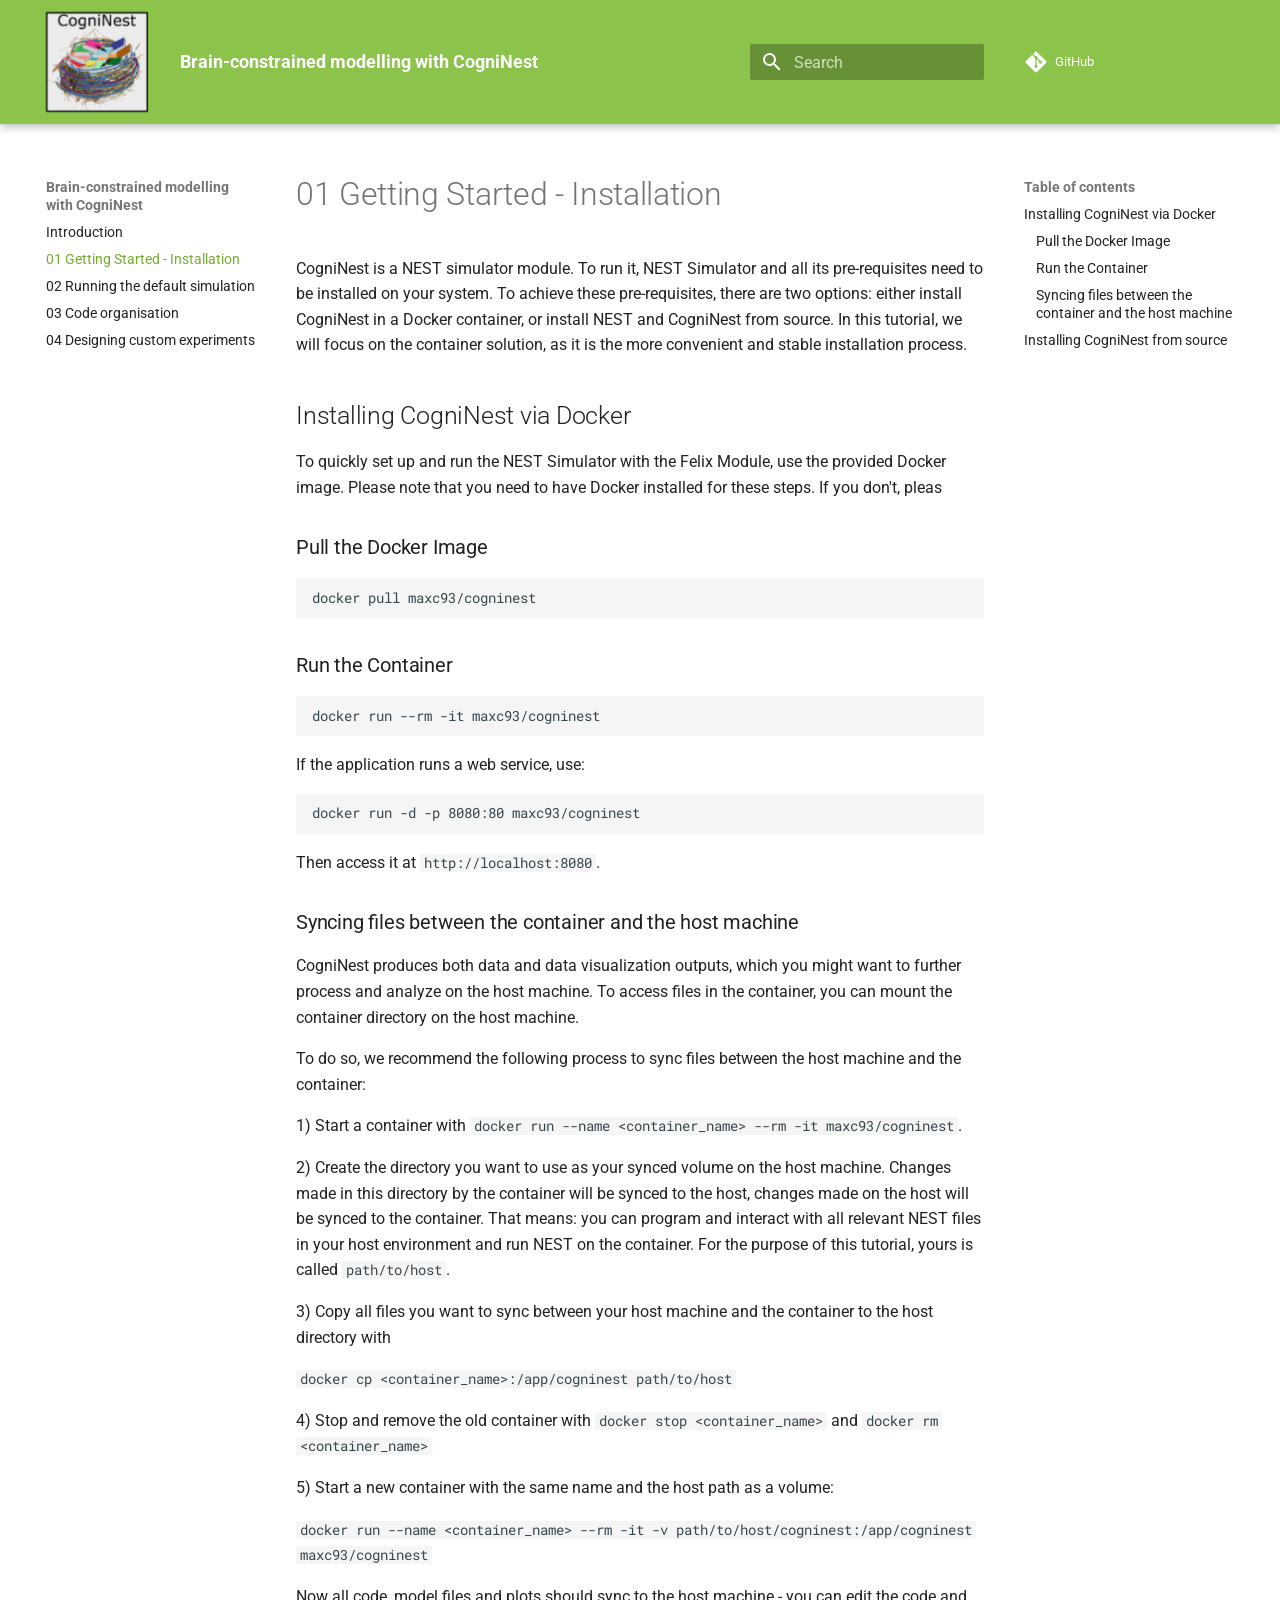
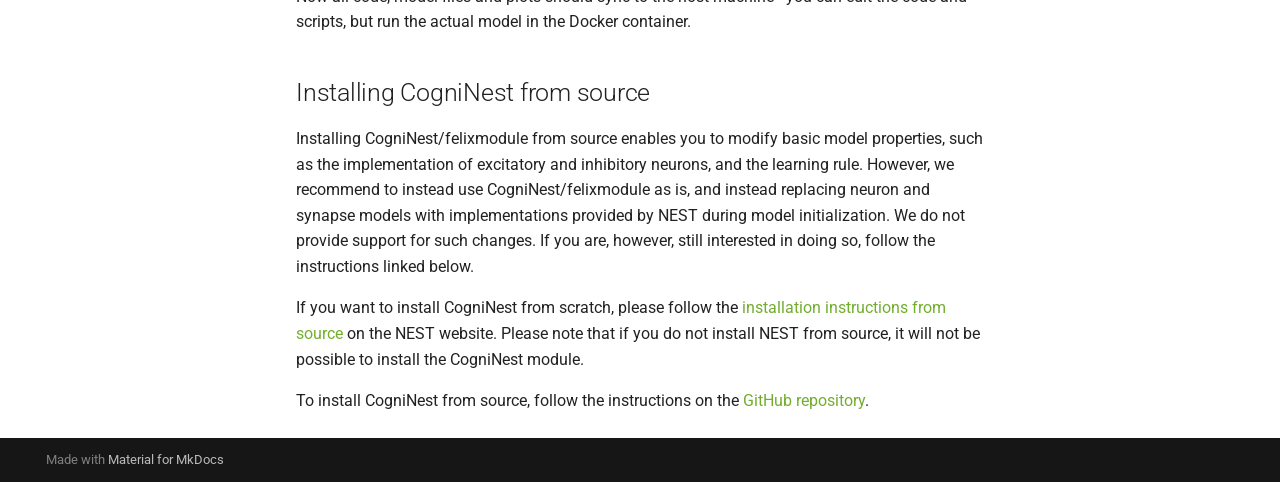
<file: site/01 Getting started/index.html>
<!doctype html>
<html lang="en" class="no-js">
  <head>
    
      <meta charset="utf-8">
      <meta name="viewport" content="width=device-width,initial-scale=1">
      
      
        <meta name="author" content="Fynn Dobler">
      
      
      
        <link rel="prev" href="..">
      
      
        <link rel="next" href="../02%20Running%20the%20default%20simulation/">
      
      
        
      
      
      <link rel="icon" href="../img/cogninest_logo.png">
      <meta name="generator" content="mkdocs-1.6.1, mkdocs-material-9.7.6">
    
    
      
        <title>01 Getting Started - Installation - Brain-constrained modelling with CogniNest</title>
      
    
    
      <link rel="stylesheet" href="../assets/stylesheets/main.484c7ddc.min.css">
      
        
        <link rel="stylesheet" href="../assets/stylesheets/palette.ab4e12ef.min.css">
      
      


    
    
      
    
    
      
        
        
        <link rel="preconnect" href="https://fonts.gstatic.com" crossorigin>
        <link rel="stylesheet" href="https://fonts.googleapis.com/css?family=Roboto:300,300i,400,400i,700,700i%7CRoboto+Mono:400,400i,700,700i&display=fallback">
        <style>:root{--md-text-font:"Roboto";--md-code-font:"Roboto Mono"}</style>
      
    
    
      <link rel="stylesheet" href="../stylesheets/extra.css">
    
    <script>__md_scope=new URL("..",location),__md_hash=e=>[...e].reduce(((e,_)=>(e<<5)-e+_.charCodeAt(0)),0),__md_get=(e,_=localStorage,t=__md_scope)=>JSON.parse(_.getItem(t.pathname+"."+e)),__md_set=(e,_,t=localStorage,a=__md_scope)=>{try{t.setItem(a.pathname+"."+e,JSON.stringify(_))}catch(e){}}</script>
    
      

    
    
  </head>
  
  
    
    
    
    
    
    <body dir="ltr" data-md-color-scheme="default" data-md-color-primary="light-green" data-md-color-accent="light-blue">
  
    
    <input class="md-toggle" data-md-toggle="drawer" type="checkbox" id="__drawer" autocomplete="off">
    <input class="md-toggle" data-md-toggle="search" type="checkbox" id="__search" autocomplete="off">
    <label class="md-overlay" for="__drawer"></label>
    <div data-md-component="skip">
      
        
        <a href="#01-getting-started-installation" class="md-skip">
          Skip to content
        </a>
      
    </div>
    <div data-md-component="announce">
      
    </div>
    
    
      

  

<header class="md-header md-header--shadow" data-md-component="header">
  <nav class="md-header__inner md-grid" aria-label="Header">
    <a href=".." title="Brain-constrained modelling with CogniNest" class="md-header__button md-logo" aria-label="Brain-constrained modelling with CogniNest" data-md-component="logo">
      
  <img src="../img/cogninest_logo.png" alt="logo">

    </a>
    <label class="md-header__button md-icon" for="__drawer">
      
      <svg xmlns="http://www.w3.org/2000/svg" viewBox="0 0 24 24"><path d="M3 6h18v2H3zm0 5h18v2H3zm0 5h18v2H3z"/></svg>
    </label>
    <div class="md-header__title" data-md-component="header-title">
      <div class="md-header__ellipsis">
        <div class="md-header__topic">
          <span class="md-ellipsis">
            Brain-constrained modelling with CogniNest
          </span>
        </div>
        <div class="md-header__topic" data-md-component="header-topic">
          <span class="md-ellipsis">
            
              01 Getting Started - Installation
            
          </span>
        </div>
      </div>
    </div>
    
      
    
    
    
    
      
      
        <label class="md-header__button md-icon" for="__search">
          
          <svg xmlns="http://www.w3.org/2000/svg" viewBox="0 0 24 24"><path d="M9.5 3A6.5 6.5 0 0 1 16 9.5c0 1.61-.59 3.09-1.56 4.23l.27.27h.79l5 5-1.5 1.5-5-5v-.79l-.27-.27A6.52 6.52 0 0 1 9.5 16 6.5 6.5 0 0 1 3 9.5 6.5 6.5 0 0 1 9.5 3m0 2C7 5 5 7 5 9.5S7 14 9.5 14 14 12 14 9.5 12 5 9.5 5"/></svg>
        </label>
        <div class="md-search" data-md-component="search" role="dialog">
  <label class="md-search__overlay" for="__search"></label>
  <div class="md-search__inner" role="search">
    <form class="md-search__form" name="search">
      <input type="text" class="md-search__input" name="query" aria-label="Search" placeholder="Search" autocapitalize="off" autocorrect="off" autocomplete="off" spellcheck="false" data-md-component="search-query" required>
      <label class="md-search__icon md-icon" for="__search">
        
        <svg xmlns="http://www.w3.org/2000/svg" viewBox="0 0 24 24"><path d="M9.5 3A6.5 6.5 0 0 1 16 9.5c0 1.61-.59 3.09-1.56 4.23l.27.27h.79l5 5-1.5 1.5-5-5v-.79l-.27-.27A6.52 6.52 0 0 1 9.5 16 6.5 6.5 0 0 1 3 9.5 6.5 6.5 0 0 1 9.5 3m0 2C7 5 5 7 5 9.5S7 14 9.5 14 14 12 14 9.5 12 5 9.5 5"/></svg>
        
        <svg xmlns="http://www.w3.org/2000/svg" viewBox="0 0 24 24"><path d="M20 11v2H8l5.5 5.5-1.42 1.42L4.16 12l7.92-7.92L13.5 5.5 8 11z"/></svg>
      </label>
      <nav class="md-search__options" aria-label="Search">
        
        <button type="reset" class="md-search__icon md-icon" title="Clear" aria-label="Clear" tabindex="-1">
          
          <svg xmlns="http://www.w3.org/2000/svg" viewBox="0 0 24 24"><path d="M19 6.41 17.59 5 12 10.59 6.41 5 5 6.41 10.59 12 5 17.59 6.41 19 12 13.41 17.59 19 19 17.59 13.41 12z"/></svg>
        </button>
      </nav>
      
    </form>
    <div class="md-search__output">
      <div class="md-search__scrollwrap" tabindex="0" data-md-scrollfix>
        <div class="md-search-result" data-md-component="search-result">
          <div class="md-search-result__meta">
            Initializing search
          </div>
          <ol class="md-search-result__list" role="presentation"></ol>
        </div>
      </div>
    </div>
  </div>
</div>
      
    
    
      <div class="md-header__source">
        <a href="https://github.com/MaximeCarriere/cogninest" title="Go to repository" class="md-source" data-md-component="source">
  <div class="md-source__icon md-icon">
    
    <svg xmlns="http://www.w3.org/2000/svg" viewBox="0 0 448 512"><!--! Font Awesome Free 7.1.0 by @fontawesome - https://fontawesome.com License - https://fontawesome.com/license/free (Icons: CC BY 4.0, Fonts: SIL OFL 1.1, Code: MIT License) Copyright 2025 Fonticons, Inc.--><path d="M439.6 236.1 244 40.5c-5.4-5.5-12.8-8.5-20.4-8.5s-15 3-20.4 8.4L162.5 81l51.5 51.5c27.1-9.1 52.7 16.8 43.4 43.7l49.7 49.7c34.2-11.8 61.2 31 35.5 56.7-26.5 26.5-70.2-2.9-56-37.3L240.3 199v121.9c25.3 12.5 22.3 41.8 9.1 55-6.4 6.4-15.2 10.1-24.3 10.1s-17.8-3.6-24.3-10.1c-17.6-17.6-11.1-46.9 11.2-56v-123c-20.8-8.5-24.6-30.7-18.6-45L142.6 101 8.5 235.1C3 240.6 0 247.9 0 255.5s3 15 8.5 20.4l195.6 195.7c5.4 5.4 12.7 8.4 20.4 8.4s15-3 20.4-8.4l194.7-194.7c5.4-5.4 8.4-12.8 8.4-20.4s-3-15-8.4-20.4"/></svg>
  </div>
  <div class="md-source__repository">
    GitHub
  </div>
</a>
      </div>
    
  </nav>
  
</header>
    
    <div class="md-container" data-md-component="container">
      
      
        
          
        
      
      <main class="md-main" data-md-component="main">
        <div class="md-main__inner md-grid">
          
            
              
              <div class="md-sidebar md-sidebar--primary" data-md-component="sidebar" data-md-type="navigation" >
                <div class="md-sidebar__scrollwrap">
                  <div class="md-sidebar__inner">
                    



<nav class="md-nav md-nav--primary" aria-label="Navigation" data-md-level="0">
  <label class="md-nav__title" for="__drawer">
    <a href=".." title="Brain-constrained modelling with CogniNest" class="md-nav__button md-logo" aria-label="Brain-constrained modelling with CogniNest" data-md-component="logo">
      
  <img src="../img/cogninest_logo.png" alt="logo">

    </a>
    Brain-constrained modelling with CogniNest
  </label>
  
    <div class="md-nav__source">
      <a href="https://github.com/MaximeCarriere/cogninest" title="Go to repository" class="md-source" data-md-component="source">
  <div class="md-source__icon md-icon">
    
    <svg xmlns="http://www.w3.org/2000/svg" viewBox="0 0 448 512"><!--! Font Awesome Free 7.1.0 by @fontawesome - https://fontawesome.com License - https://fontawesome.com/license/free (Icons: CC BY 4.0, Fonts: SIL OFL 1.1, Code: MIT License) Copyright 2025 Fonticons, Inc.--><path d="M439.6 236.1 244 40.5c-5.4-5.5-12.8-8.5-20.4-8.5s-15 3-20.4 8.4L162.5 81l51.5 51.5c27.1-9.1 52.7 16.8 43.4 43.7l49.7 49.7c34.2-11.8 61.2 31 35.5 56.7-26.5 26.5-70.2-2.9-56-37.3L240.3 199v121.9c25.3 12.5 22.3 41.8 9.1 55-6.4 6.4-15.2 10.1-24.3 10.1s-17.8-3.6-24.3-10.1c-17.6-17.6-11.1-46.9 11.2-56v-123c-20.8-8.5-24.6-30.7-18.6-45L142.6 101 8.5 235.1C3 240.6 0 247.9 0 255.5s3 15 8.5 20.4l195.6 195.7c5.4 5.4 12.7 8.4 20.4 8.4s15-3 20.4-8.4l194.7-194.7c5.4-5.4 8.4-12.8 8.4-20.4s-3-15-8.4-20.4"/></svg>
  </div>
  <div class="md-source__repository">
    GitHub
  </div>
</a>
    </div>
  
  <ul class="md-nav__list" data-md-scrollfix>
    
      
      
  
  
  
  
    <li class="md-nav__item">
      <a href=".." class="md-nav__link">
        
  
  
  <span class="md-ellipsis">
    
  
    Introduction
  

    
  </span>
  
  

      </a>
    </li>
  

    
      
      
  
  
    
  
  
  
    <li class="md-nav__item md-nav__item--active">
      
      <input class="md-nav__toggle md-toggle" type="checkbox" id="__toc">
      
      
        
      
      
        <label class="md-nav__link md-nav__link--active" for="__toc">
          
  
  
  <span class="md-ellipsis">
    
  
    01 Getting Started - Installation
  

    
  </span>
  
  

          <span class="md-nav__icon md-icon"></span>
        </label>
      
      <a href="./" class="md-nav__link md-nav__link--active">
        
  
  
  <span class="md-ellipsis">
    
  
    01 Getting Started - Installation
  

    
  </span>
  
  

      </a>
      
        

<nav class="md-nav md-nav--secondary" aria-label="Table of contents">
  
  
  
    
  
  
    <label class="md-nav__title" for="__toc">
      <span class="md-nav__icon md-icon"></span>
      Table of contents
    </label>
    <ul class="md-nav__list" data-md-component="toc" data-md-scrollfix>
      
        <li class="md-nav__item">
  <a href="#installing-cogninest-via-docker" class="md-nav__link">
    <span class="md-ellipsis">
      
        Installing CogniNest via Docker
      
    </span>
  </a>
  
    <nav class="md-nav" aria-label="Installing CogniNest via Docker">
      <ul class="md-nav__list">
        
          <li class="md-nav__item">
  <a href="#pull-the-docker-image" class="md-nav__link">
    <span class="md-ellipsis">
      
        Pull the Docker Image
      
    </span>
  </a>
  
</li>
        
          <li class="md-nav__item">
  <a href="#run-the-container" class="md-nav__link">
    <span class="md-ellipsis">
      
        Run the Container
      
    </span>
  </a>
  
</li>
        
          <li class="md-nav__item">
  <a href="#syncing-files-between-the-container-and-the-host-machine" class="md-nav__link">
    <span class="md-ellipsis">
      
        Syncing files between the container and the host machine
      
    </span>
  </a>
  
</li>
        
      </ul>
    </nav>
  
</li>
      
        <li class="md-nav__item">
  <a href="#installing-cogninest-from-source" class="md-nav__link">
    <span class="md-ellipsis">
      
        Installing CogniNest from source
      
    </span>
  </a>
  
</li>
      
    </ul>
  
</nav>
      
    </li>
  

    
      
      
  
  
  
  
    <li class="md-nav__item">
      <a href="../02%20Running%20the%20default%20simulation/" class="md-nav__link">
        
  
  
  <span class="md-ellipsis">
    
  
    02 Running the default simulation
  

    
  </span>
  
  

      </a>
    </li>
  

    
      
      
  
  
  
  
    <li class="md-nav__item">
      <a href="../03%20Code%20organisation/" class="md-nav__link">
        
  
  
  <span class="md-ellipsis">
    
  
    03 Code organisation
  

    
  </span>
  
  

      </a>
    </li>
  

    
      
      
  
  
  
  
    <li class="md-nav__item">
      <a href="../04%20Designing%20custom%20experiments/" class="md-nav__link">
        
  
  
  <span class="md-ellipsis">
    
  
    04 Designing custom experiments
  

    
  </span>
  
  

      </a>
    </li>
  

    
  </ul>
</nav>
                  </div>
                </div>
              </div>
            
            
              
              <div class="md-sidebar md-sidebar--secondary" data-md-component="sidebar" data-md-type="toc" >
                <div class="md-sidebar__scrollwrap">
                  <div class="md-sidebar__inner">
                    

<nav class="md-nav md-nav--secondary" aria-label="Table of contents">
  
  
  
    
  
  
    <label class="md-nav__title" for="__toc">
      <span class="md-nav__icon md-icon"></span>
      Table of contents
    </label>
    <ul class="md-nav__list" data-md-component="toc" data-md-scrollfix>
      
        <li class="md-nav__item">
  <a href="#installing-cogninest-via-docker" class="md-nav__link">
    <span class="md-ellipsis">
      
        Installing CogniNest via Docker
      
    </span>
  </a>
  
    <nav class="md-nav" aria-label="Installing CogniNest via Docker">
      <ul class="md-nav__list">
        
          <li class="md-nav__item">
  <a href="#pull-the-docker-image" class="md-nav__link">
    <span class="md-ellipsis">
      
        Pull the Docker Image
      
    </span>
  </a>
  
</li>
        
          <li class="md-nav__item">
  <a href="#run-the-container" class="md-nav__link">
    <span class="md-ellipsis">
      
        Run the Container
      
    </span>
  </a>
  
</li>
        
          <li class="md-nav__item">
  <a href="#syncing-files-between-the-container-and-the-host-machine" class="md-nav__link">
    <span class="md-ellipsis">
      
        Syncing files between the container and the host machine
      
    </span>
  </a>
  
</li>
        
      </ul>
    </nav>
  
</li>
      
        <li class="md-nav__item">
  <a href="#installing-cogninest-from-source" class="md-nav__link">
    <span class="md-ellipsis">
      
        Installing CogniNest from source
      
    </span>
  </a>
  
</li>
      
    </ul>
  
</nav>
                  </div>
                </div>
              </div>
            
          
          
            <div class="md-content" data-md-component="content">
              
              <article class="md-content__inner md-typeset">
                
                  


  
  


<h1 id="01-getting-started-installation">01 Getting Started - Installation</h1>
<p>CogniNest is a NEST simulator module. To run it, NEST Simulator and all its pre-requisites need to be installed on your system. To achieve these pre-requisites, there are two options: either install CogniNest in a Docker container, or install NEST and CogniNest from source. In this tutorial, we will focus on the container solution, as it is the more convenient and stable installation process.</p>
<h2 id="installing-cogninest-via-docker">Installing CogniNest via Docker</h2>
<p>To quickly set up and run the NEST Simulator with the Felix Module, use the provided Docker image. Please note that you need to have Docker installed for these steps. If you don't, pleas</p>
<h3 id="pull-the-docker-image">Pull the Docker Image</h3>
<pre><code>docker pull maxc93/cogninest
</code></pre>
<h3 id="run-the-container">Run the Container</h3>
<pre><code>docker run --rm -it maxc93/cogninest
</code></pre>
<p>If the application runs a web service, use:</p>
<pre><code>docker run -d -p 8080:80 maxc93/cogninest
</code></pre>
<p>Then access it at <code>http://localhost:8080</code>.</p>
<h3 id="syncing-files-between-the-container-and-the-host-machine">Syncing files between the container and the host machine</h3>
<p>CogniNest produces both data and data visualization outputs, which you might want to further process and analyze on the host machine. To access files in the container, you can mount the container directory on the host machine.</p>
<p>To do so, we recommend the following process to sync files between the host machine and the container:</p>
<p>1) Start a container with <code>docker run --name &lt;container_name&gt; --rm -it maxc93/cogninest</code>.</p>
<p>2) Create the directory you want to use as your synced volume on the host machine. Changes made in this directory by the container will be synced to the host, changes made on the host will be synced to the container. That means: you can program and interact with all relevant NEST files in your host environment and run NEST on the container. For the purpose of this tutorial, yours is called <code>path/to/host</code>.</p>
<p>3) Copy all files you want to sync between your host machine and the container to the host directory with</p>
<p><code>docker cp &lt;container_name&gt;:/app/cogninest path/to/host</code></p>
<p>4) Stop and remove the old container with <code>docker stop &lt;container_name&gt;</code> and <code>docker rm &lt;container_name&gt;</code></p>
<p>5) Start a new container with the same name and the host path as a volume:</p>
<p><code>docker run --name &lt;container_name&gt; --rm -it -v path/to/host/cogninest:/app/cogninest maxc93/cogninest</code></p>
<p>Now all code, model files and plots should sync to the host machine - you can edit the code and scripts, but run the actual model in the Docker container.</p>
<h2 id="installing-cogninest-from-source">Installing CogniNest from source</h2>
<p>Installing CogniNest/felixmodule from source enables you to modify basic model properties, such as the implementation of excitatory and inhibitory neurons, and the learning rule. However, we recommend to instead use CogniNest/felixmodule as is, and instead replacing neuron and synapse models with implementations provided by NEST during model initialization. We do not provide support for such changes. If you are, however, still interested in doing so, follow the instructions linked below.</p>
<p>If you want to install CogniNest from scratch, please follow the <a href="https://nest-simulator.readthedocs.io/en/stable/installation/">installation instructions from source</a> on the NEST website. Please note that if you do not install NEST from source, it will not be possible to install the CogniNest module.</p>
<p>To install CogniNest from source, follow the instructions on the <a href="https://github.com/MaximeCarriere/cogninest">GitHub repository</a>.</p>












                
              </article>
            </div>
          
          
<script>var target=document.getElementById(location.hash.slice(1));target&&target.name&&(target.checked=target.name.startsWith("__tabbed_"))</script>
        </div>
        
      </main>
      
        <footer class="md-footer">
  
  <div class="md-footer-meta md-typeset">
    <div class="md-footer-meta__inner md-grid">
      <div class="md-copyright">
  
  
    Made with
    <a href="https://squidfunk.github.io/mkdocs-material/" target="_blank" rel="noopener">
      Material for MkDocs
    </a>
  
</div>
      
    </div>
  </div>
</footer>
      
    </div>
    <div class="md-dialog" data-md-component="dialog">
      <div class="md-dialog__inner md-typeset"></div>
    </div>
    
    
    
      
      
      <script id="__config" type="application/json">{"annotate": null, "base": "..", "features": [], "search": "../assets/javascripts/workers/search.2c215733.min.js", "tags": null, "translations": {"clipboard.copied": "Copied to clipboard", "clipboard.copy": "Copy to clipboard", "search.result.more.one": "1 more on this page", "search.result.more.other": "# more on this page", "search.result.none": "No matching documents", "search.result.one": "1 matching document", "search.result.other": "# matching documents", "search.result.placeholder": "Type to start searching", "search.result.term.missing": "Missing", "select.version": "Select version"}, "version": null}</script>
    
    
      <script src="../assets/javascripts/bundle.79ae519e.min.js"></script>
      
    
  </body>
</html>
</file>
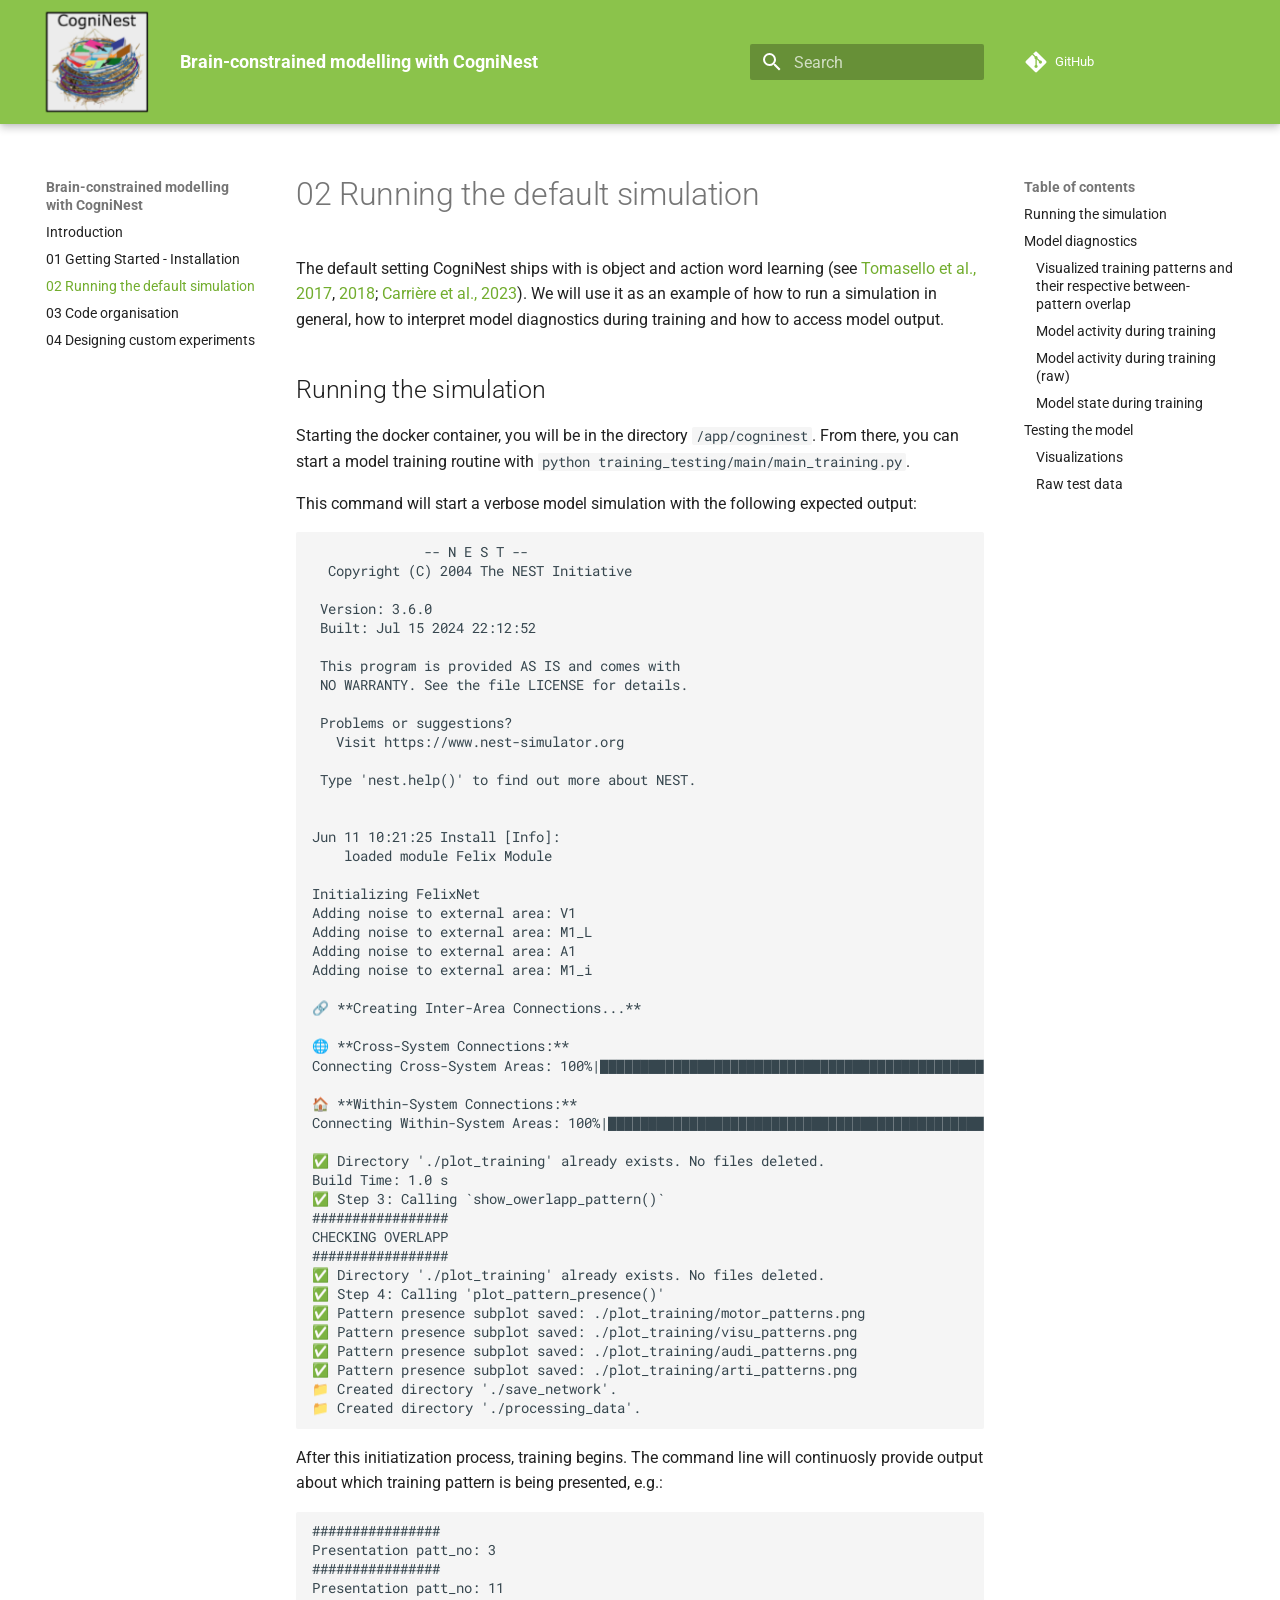
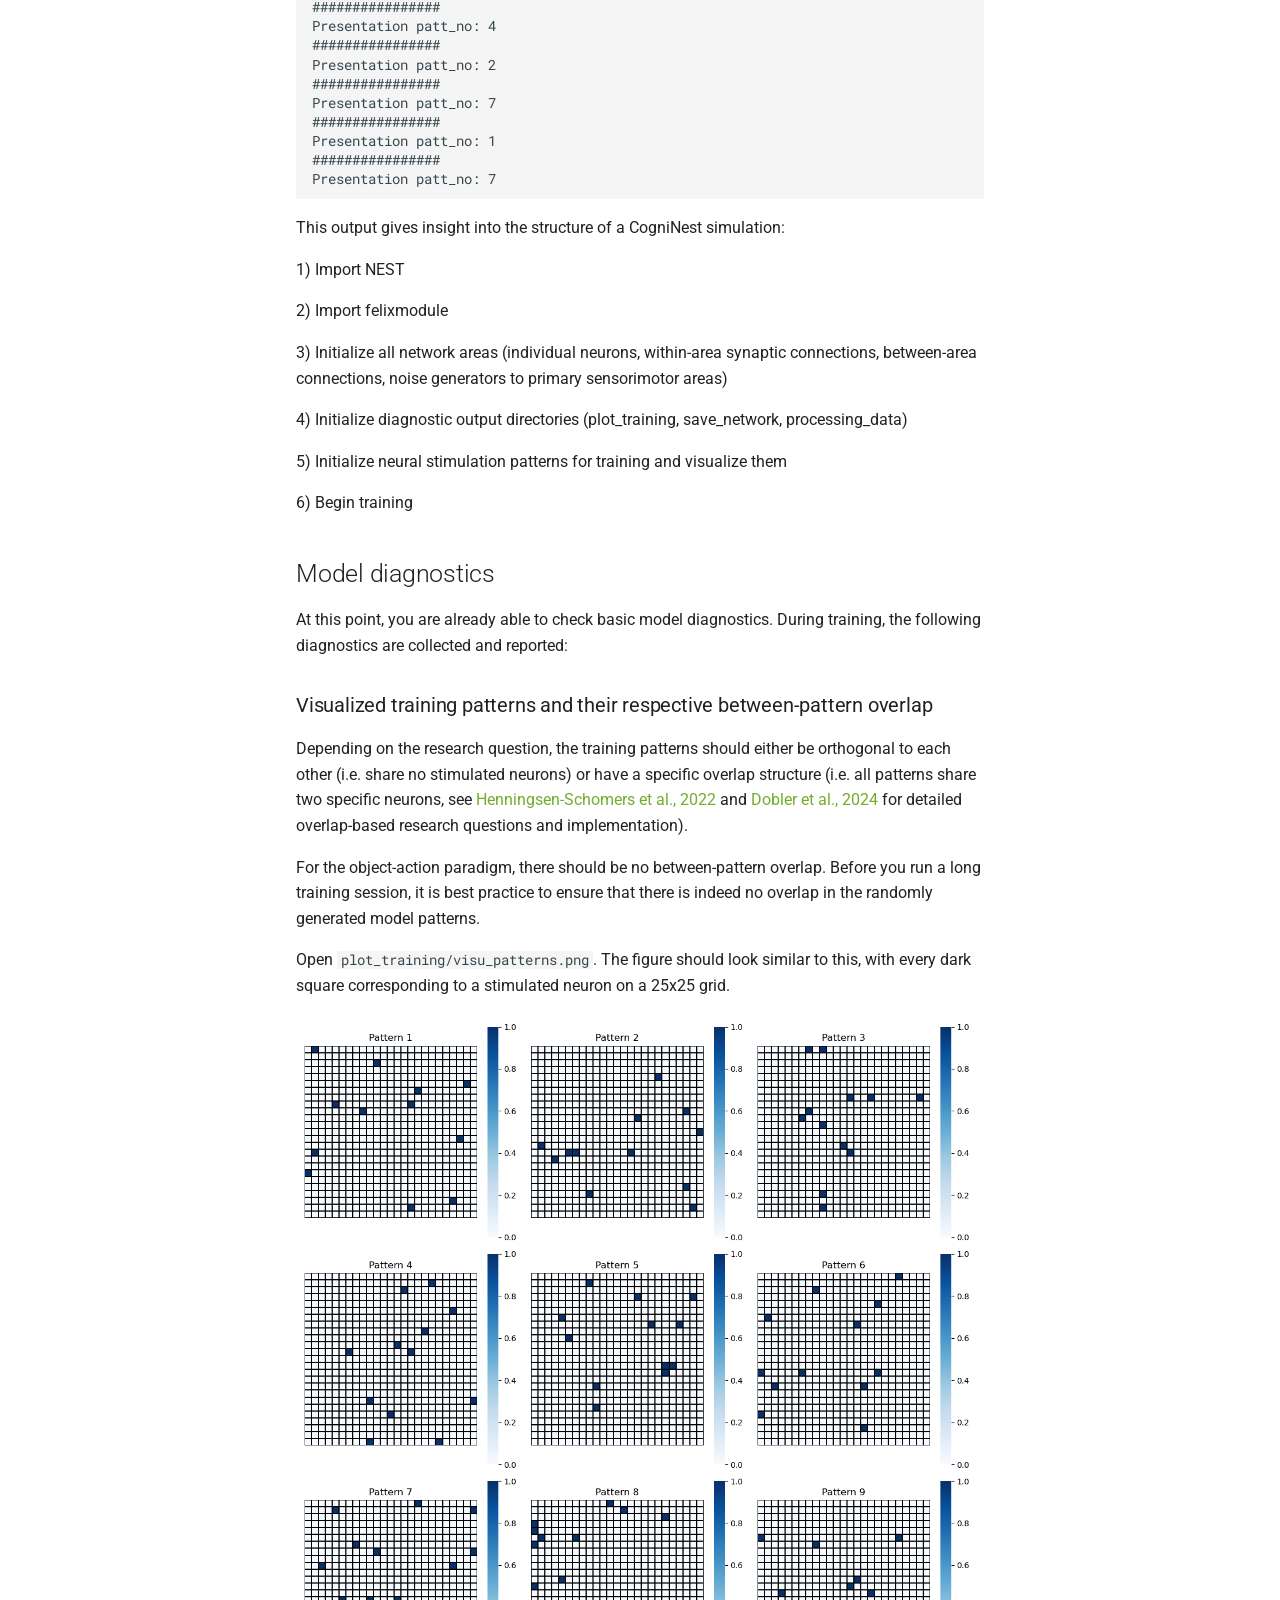
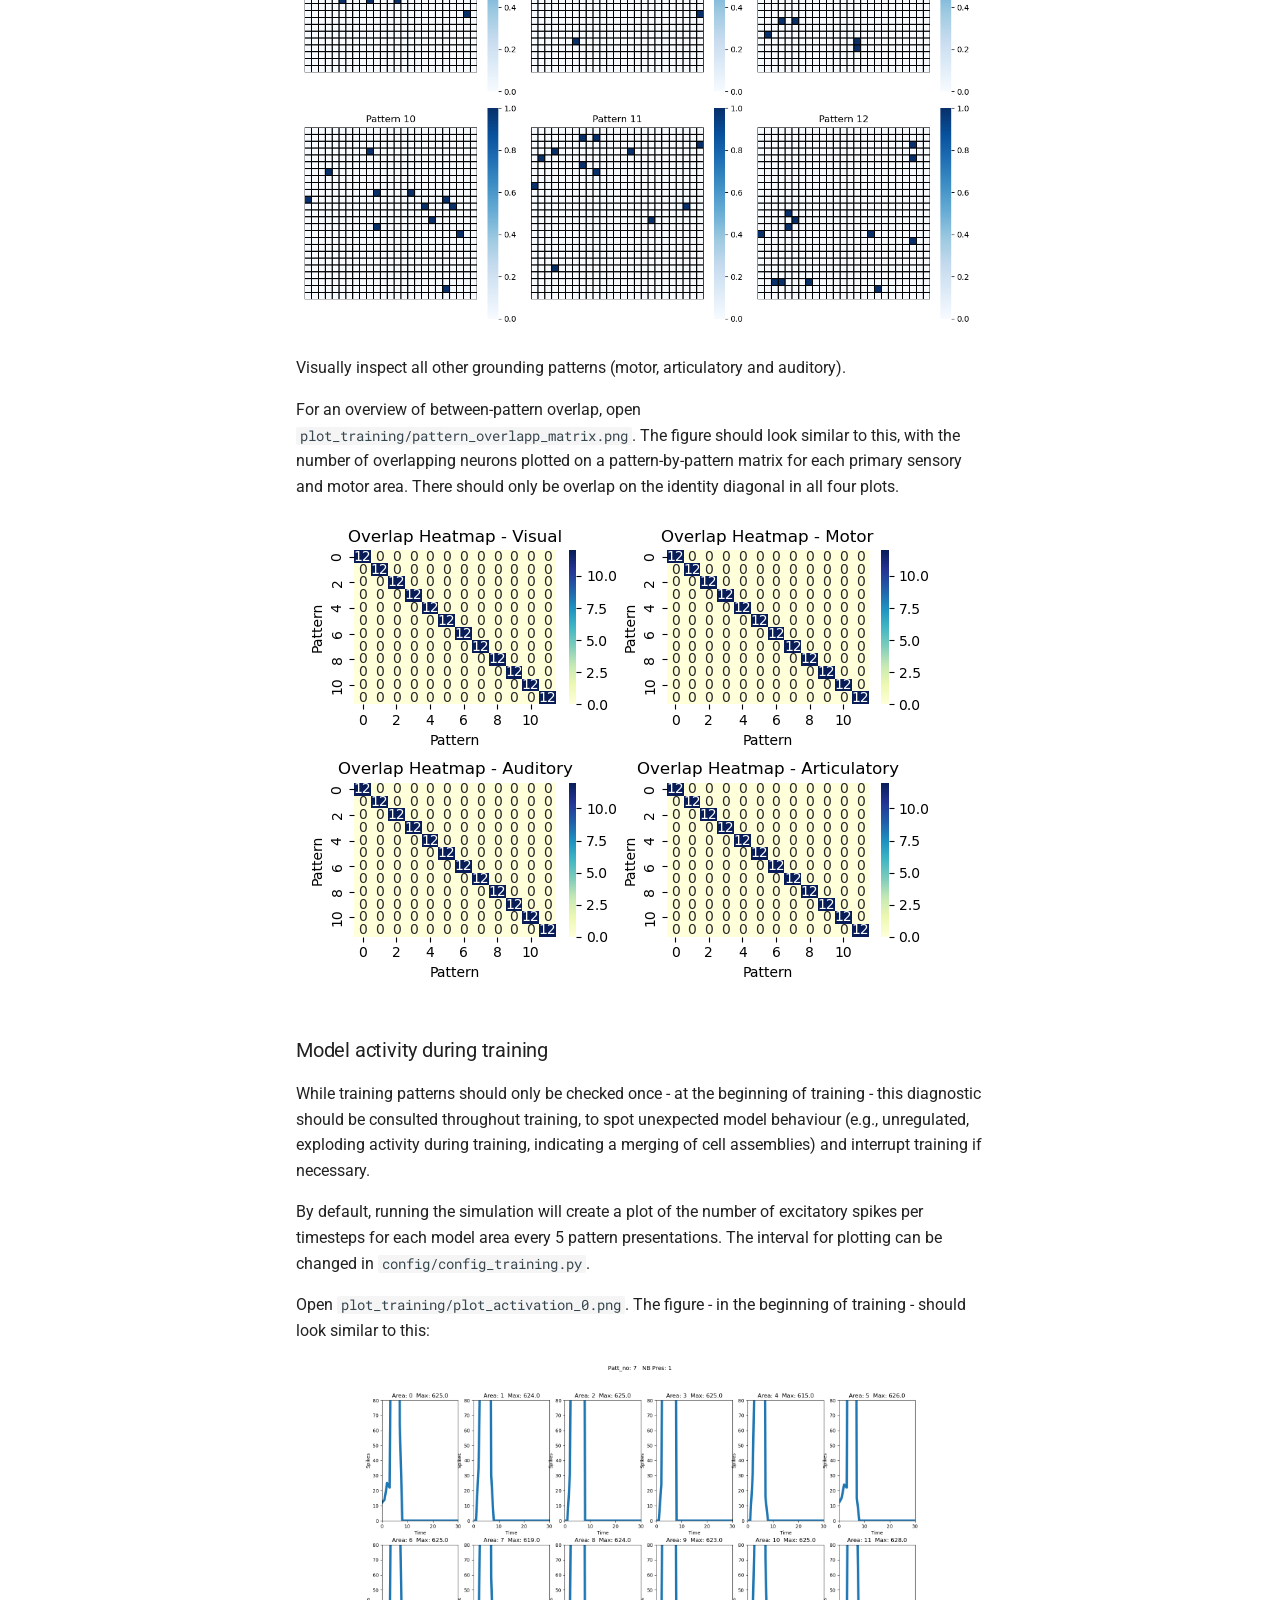
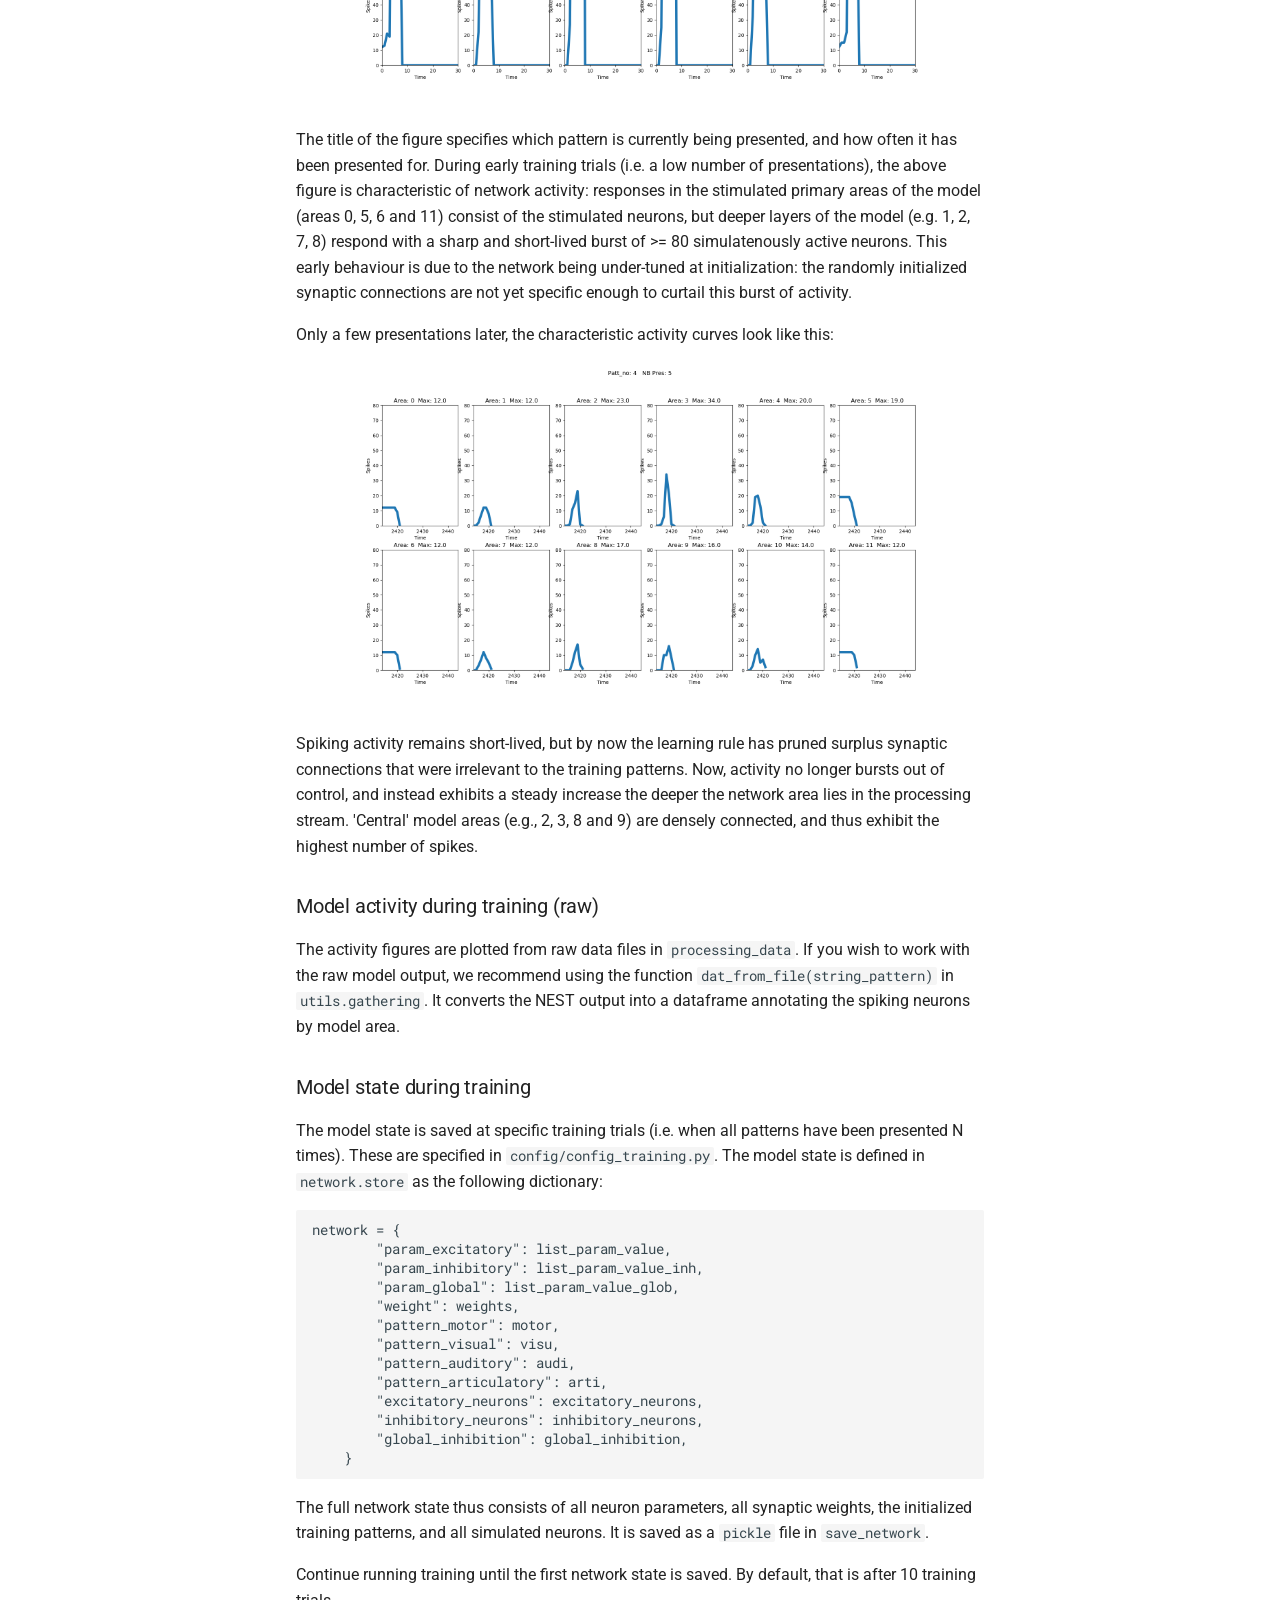
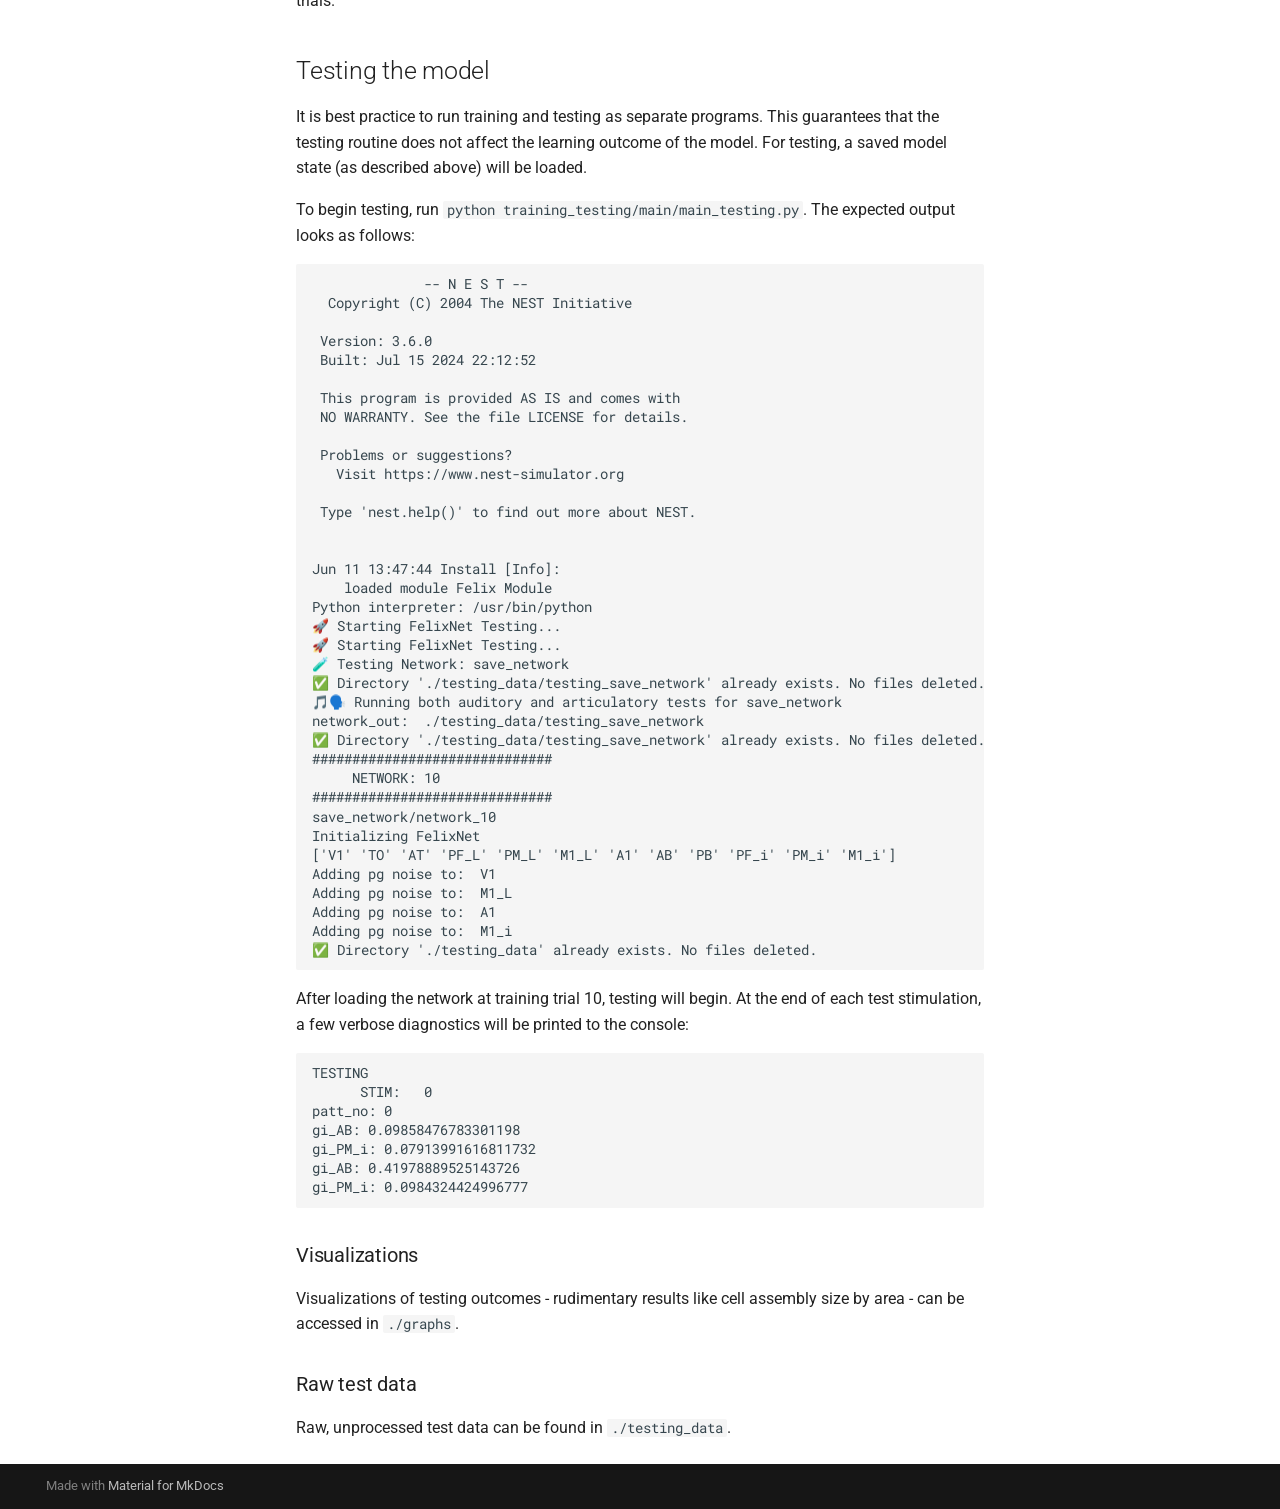
<file: site/02 Running the default simulation/index.html>
<!doctype html>
<html lang="en" class="no-js">
  <head>
    
      <meta charset="utf-8">
      <meta name="viewport" content="width=device-width,initial-scale=1">
      
      
        <meta name="author" content="Fynn Dobler">
      
      
      
        <link rel="prev" href="../01%20Getting%20started/">
      
      
        <link rel="next" href="../03%20Code%20organisation/">
      
      
        
      
      
      <link rel="icon" href="../img/cogninest_logo.png">
      <meta name="generator" content="mkdocs-1.6.1, mkdocs-material-9.7.6">
    
    
      
        <title>02 Running the default simulation - Brain-constrained modelling with CogniNest</title>
      
    
    
      <link rel="stylesheet" href="../assets/stylesheets/main.484c7ddc.min.css">
      
        
        <link rel="stylesheet" href="../assets/stylesheets/palette.ab4e12ef.min.css">
      
      


    
    
      
    
    
      
        
        
        <link rel="preconnect" href="https://fonts.gstatic.com" crossorigin>
        <link rel="stylesheet" href="https://fonts.googleapis.com/css?family=Roboto:300,300i,400,400i,700,700i%7CRoboto+Mono:400,400i,700,700i&display=fallback">
        <style>:root{--md-text-font:"Roboto";--md-code-font:"Roboto Mono"}</style>
      
    
    
      <link rel="stylesheet" href="../stylesheets/extra.css">
    
    <script>__md_scope=new URL("..",location),__md_hash=e=>[...e].reduce(((e,_)=>(e<<5)-e+_.charCodeAt(0)),0),__md_get=(e,_=localStorage,t=__md_scope)=>JSON.parse(_.getItem(t.pathname+"."+e)),__md_set=(e,_,t=localStorage,a=__md_scope)=>{try{t.setItem(a.pathname+"."+e,JSON.stringify(_))}catch(e){}}</script>
    
      

    
    
  </head>
  
  
    
    
    
    
    
    <body dir="ltr" data-md-color-scheme="default" data-md-color-primary="light-green" data-md-color-accent="light-blue">
  
    
    <input class="md-toggle" data-md-toggle="drawer" type="checkbox" id="__drawer" autocomplete="off">
    <input class="md-toggle" data-md-toggle="search" type="checkbox" id="__search" autocomplete="off">
    <label class="md-overlay" for="__drawer"></label>
    <div data-md-component="skip">
      
        
        <a href="#02-running-the-default-simulation" class="md-skip">
          Skip to content
        </a>
      
    </div>
    <div data-md-component="announce">
      
    </div>
    
    
      

  

<header class="md-header md-header--shadow" data-md-component="header">
  <nav class="md-header__inner md-grid" aria-label="Header">
    <a href=".." title="Brain-constrained modelling with CogniNest" class="md-header__button md-logo" aria-label="Brain-constrained modelling with CogniNest" data-md-component="logo">
      
  <img src="../img/cogninest_logo.png" alt="logo">

    </a>
    <label class="md-header__button md-icon" for="__drawer">
      
      <svg xmlns="http://www.w3.org/2000/svg" viewBox="0 0 24 24"><path d="M3 6h18v2H3zm0 5h18v2H3zm0 5h18v2H3z"/></svg>
    </label>
    <div class="md-header__title" data-md-component="header-title">
      <div class="md-header__ellipsis">
        <div class="md-header__topic">
          <span class="md-ellipsis">
            Brain-constrained modelling with CogniNest
          </span>
        </div>
        <div class="md-header__topic" data-md-component="header-topic">
          <span class="md-ellipsis">
            
              02 Running the default simulation
            
          </span>
        </div>
      </div>
    </div>
    
      
    
    
    
    
      
      
        <label class="md-header__button md-icon" for="__search">
          
          <svg xmlns="http://www.w3.org/2000/svg" viewBox="0 0 24 24"><path d="M9.5 3A6.5 6.5 0 0 1 16 9.5c0 1.61-.59 3.09-1.56 4.23l.27.27h.79l5 5-1.5 1.5-5-5v-.79l-.27-.27A6.52 6.52 0 0 1 9.5 16 6.5 6.5 0 0 1 3 9.5 6.5 6.5 0 0 1 9.5 3m0 2C7 5 5 7 5 9.5S7 14 9.5 14 14 12 14 9.5 12 5 9.5 5"/></svg>
        </label>
        <div class="md-search" data-md-component="search" role="dialog">
  <label class="md-search__overlay" for="__search"></label>
  <div class="md-search__inner" role="search">
    <form class="md-search__form" name="search">
      <input type="text" class="md-search__input" name="query" aria-label="Search" placeholder="Search" autocapitalize="off" autocorrect="off" autocomplete="off" spellcheck="false" data-md-component="search-query" required>
      <label class="md-search__icon md-icon" for="__search">
        
        <svg xmlns="http://www.w3.org/2000/svg" viewBox="0 0 24 24"><path d="M9.5 3A6.5 6.5 0 0 1 16 9.5c0 1.61-.59 3.09-1.56 4.23l.27.27h.79l5 5-1.5 1.5-5-5v-.79l-.27-.27A6.52 6.52 0 0 1 9.5 16 6.5 6.5 0 0 1 3 9.5 6.5 6.5 0 0 1 9.5 3m0 2C7 5 5 7 5 9.5S7 14 9.5 14 14 12 14 9.5 12 5 9.5 5"/></svg>
        
        <svg xmlns="http://www.w3.org/2000/svg" viewBox="0 0 24 24"><path d="M20 11v2H8l5.5 5.5-1.42 1.42L4.16 12l7.92-7.92L13.5 5.5 8 11z"/></svg>
      </label>
      <nav class="md-search__options" aria-label="Search">
        
        <button type="reset" class="md-search__icon md-icon" title="Clear" aria-label="Clear" tabindex="-1">
          
          <svg xmlns="http://www.w3.org/2000/svg" viewBox="0 0 24 24"><path d="M19 6.41 17.59 5 12 10.59 6.41 5 5 6.41 10.59 12 5 17.59 6.41 19 12 13.41 17.59 19 19 17.59 13.41 12z"/></svg>
        </button>
      </nav>
      
    </form>
    <div class="md-search__output">
      <div class="md-search__scrollwrap" tabindex="0" data-md-scrollfix>
        <div class="md-search-result" data-md-component="search-result">
          <div class="md-search-result__meta">
            Initializing search
          </div>
          <ol class="md-search-result__list" role="presentation"></ol>
        </div>
      </div>
    </div>
  </div>
</div>
      
    
    
      <div class="md-header__source">
        <a href="https://github.com/MaximeCarriere/cogninest" title="Go to repository" class="md-source" data-md-component="source">
  <div class="md-source__icon md-icon">
    
    <svg xmlns="http://www.w3.org/2000/svg" viewBox="0 0 448 512"><!--! Font Awesome Free 7.1.0 by @fontawesome - https://fontawesome.com License - https://fontawesome.com/license/free (Icons: CC BY 4.0, Fonts: SIL OFL 1.1, Code: MIT License) Copyright 2025 Fonticons, Inc.--><path d="M439.6 236.1 244 40.5c-5.4-5.5-12.8-8.5-20.4-8.5s-15 3-20.4 8.4L162.5 81l51.5 51.5c27.1-9.1 52.7 16.8 43.4 43.7l49.7 49.7c34.2-11.8 61.2 31 35.5 56.7-26.5 26.5-70.2-2.9-56-37.3L240.3 199v121.9c25.3 12.5 22.3 41.8 9.1 55-6.4 6.4-15.2 10.1-24.3 10.1s-17.8-3.6-24.3-10.1c-17.6-17.6-11.1-46.9 11.2-56v-123c-20.8-8.5-24.6-30.7-18.6-45L142.6 101 8.5 235.1C3 240.6 0 247.9 0 255.5s3 15 8.5 20.4l195.6 195.7c5.4 5.4 12.7 8.4 20.4 8.4s15-3 20.4-8.4l194.7-194.7c5.4-5.4 8.4-12.8 8.4-20.4s-3-15-8.4-20.4"/></svg>
  </div>
  <div class="md-source__repository">
    GitHub
  </div>
</a>
      </div>
    
  </nav>
  
</header>
    
    <div class="md-container" data-md-component="container">
      
      
        
          
        
      
      <main class="md-main" data-md-component="main">
        <div class="md-main__inner md-grid">
          
            
              
              <div class="md-sidebar md-sidebar--primary" data-md-component="sidebar" data-md-type="navigation" >
                <div class="md-sidebar__scrollwrap">
                  <div class="md-sidebar__inner">
                    



<nav class="md-nav md-nav--primary" aria-label="Navigation" data-md-level="0">
  <label class="md-nav__title" for="__drawer">
    <a href=".." title="Brain-constrained modelling with CogniNest" class="md-nav__button md-logo" aria-label="Brain-constrained modelling with CogniNest" data-md-component="logo">
      
  <img src="../img/cogninest_logo.png" alt="logo">

    </a>
    Brain-constrained modelling with CogniNest
  </label>
  
    <div class="md-nav__source">
      <a href="https://github.com/MaximeCarriere/cogninest" title="Go to repository" class="md-source" data-md-component="source">
  <div class="md-source__icon md-icon">
    
    <svg xmlns="http://www.w3.org/2000/svg" viewBox="0 0 448 512"><!--! Font Awesome Free 7.1.0 by @fontawesome - https://fontawesome.com License - https://fontawesome.com/license/free (Icons: CC BY 4.0, Fonts: SIL OFL 1.1, Code: MIT License) Copyright 2025 Fonticons, Inc.--><path d="M439.6 236.1 244 40.5c-5.4-5.5-12.8-8.5-20.4-8.5s-15 3-20.4 8.4L162.5 81l51.5 51.5c27.1-9.1 52.7 16.8 43.4 43.7l49.7 49.7c34.2-11.8 61.2 31 35.5 56.7-26.5 26.5-70.2-2.9-56-37.3L240.3 199v121.9c25.3 12.5 22.3 41.8 9.1 55-6.4 6.4-15.2 10.1-24.3 10.1s-17.8-3.6-24.3-10.1c-17.6-17.6-11.1-46.9 11.2-56v-123c-20.8-8.5-24.6-30.7-18.6-45L142.6 101 8.5 235.1C3 240.6 0 247.9 0 255.5s3 15 8.5 20.4l195.6 195.7c5.4 5.4 12.7 8.4 20.4 8.4s15-3 20.4-8.4l194.7-194.7c5.4-5.4 8.4-12.8 8.4-20.4s-3-15-8.4-20.4"/></svg>
  </div>
  <div class="md-source__repository">
    GitHub
  </div>
</a>
    </div>
  
  <ul class="md-nav__list" data-md-scrollfix>
    
      
      
  
  
  
  
    <li class="md-nav__item">
      <a href=".." class="md-nav__link">
        
  
  
  <span class="md-ellipsis">
    
  
    Introduction
  

    
  </span>
  
  

      </a>
    </li>
  

    
      
      
  
  
  
  
    <li class="md-nav__item">
      <a href="../01%20Getting%20started/" class="md-nav__link">
        
  
  
  <span class="md-ellipsis">
    
  
    01 Getting Started - Installation
  

    
  </span>
  
  

      </a>
    </li>
  

    
      
      
  
  
    
  
  
  
    <li class="md-nav__item md-nav__item--active">
      
      <input class="md-nav__toggle md-toggle" type="checkbox" id="__toc">
      
      
        
      
      
        <label class="md-nav__link md-nav__link--active" for="__toc">
          
  
  
  <span class="md-ellipsis">
    
  
    02 Running the default simulation
  

    
  </span>
  
  

          <span class="md-nav__icon md-icon"></span>
        </label>
      
      <a href="./" class="md-nav__link md-nav__link--active">
        
  
  
  <span class="md-ellipsis">
    
  
    02 Running the default simulation
  

    
  </span>
  
  

      </a>
      
        

<nav class="md-nav md-nav--secondary" aria-label="Table of contents">
  
  
  
    
  
  
    <label class="md-nav__title" for="__toc">
      <span class="md-nav__icon md-icon"></span>
      Table of contents
    </label>
    <ul class="md-nav__list" data-md-component="toc" data-md-scrollfix>
      
        <li class="md-nav__item">
  <a href="#running-the-simulation" class="md-nav__link">
    <span class="md-ellipsis">
      
        Running the simulation
      
    </span>
  </a>
  
</li>
      
        <li class="md-nav__item">
  <a href="#model-diagnostics" class="md-nav__link">
    <span class="md-ellipsis">
      
        Model diagnostics
      
    </span>
  </a>
  
    <nav class="md-nav" aria-label="Model diagnostics">
      <ul class="md-nav__list">
        
          <li class="md-nav__item">
  <a href="#visualized-training-patterns-and-their-respective-between-pattern-overlap" class="md-nav__link">
    <span class="md-ellipsis">
      
        Visualized training patterns and their respective between-pattern overlap
      
    </span>
  </a>
  
</li>
        
          <li class="md-nav__item">
  <a href="#model-activity-during-training" class="md-nav__link">
    <span class="md-ellipsis">
      
        Model activity during training
      
    </span>
  </a>
  
</li>
        
          <li class="md-nav__item">
  <a href="#model-activity-during-training-raw" class="md-nav__link">
    <span class="md-ellipsis">
      
        Model activity during training (raw)
      
    </span>
  </a>
  
</li>
        
          <li class="md-nav__item">
  <a href="#model-state-during-training" class="md-nav__link">
    <span class="md-ellipsis">
      
        Model state during training
      
    </span>
  </a>
  
</li>
        
      </ul>
    </nav>
  
</li>
      
        <li class="md-nav__item">
  <a href="#testing-the-model" class="md-nav__link">
    <span class="md-ellipsis">
      
        Testing the model
      
    </span>
  </a>
  
    <nav class="md-nav" aria-label="Testing the model">
      <ul class="md-nav__list">
        
          <li class="md-nav__item">
  <a href="#visualizations" class="md-nav__link">
    <span class="md-ellipsis">
      
        Visualizations
      
    </span>
  </a>
  
</li>
        
          <li class="md-nav__item">
  <a href="#raw-test-data" class="md-nav__link">
    <span class="md-ellipsis">
      
        Raw test data
      
    </span>
  </a>
  
</li>
        
      </ul>
    </nav>
  
</li>
      
    </ul>
  
</nav>
      
    </li>
  

    
      
      
  
  
  
  
    <li class="md-nav__item">
      <a href="../03%20Code%20organisation/" class="md-nav__link">
        
  
  
  <span class="md-ellipsis">
    
  
    03 Code organisation
  

    
  </span>
  
  

      </a>
    </li>
  

    
      
      
  
  
  
  
    <li class="md-nav__item">
      <a href="../04%20Designing%20custom%20experiments/" class="md-nav__link">
        
  
  
  <span class="md-ellipsis">
    
  
    04 Designing custom experiments
  

    
  </span>
  
  

      </a>
    </li>
  

    
  </ul>
</nav>
                  </div>
                </div>
              </div>
            
            
              
              <div class="md-sidebar md-sidebar--secondary" data-md-component="sidebar" data-md-type="toc" >
                <div class="md-sidebar__scrollwrap">
                  <div class="md-sidebar__inner">
                    

<nav class="md-nav md-nav--secondary" aria-label="Table of contents">
  
  
  
    
  
  
    <label class="md-nav__title" for="__toc">
      <span class="md-nav__icon md-icon"></span>
      Table of contents
    </label>
    <ul class="md-nav__list" data-md-component="toc" data-md-scrollfix>
      
        <li class="md-nav__item">
  <a href="#running-the-simulation" class="md-nav__link">
    <span class="md-ellipsis">
      
        Running the simulation
      
    </span>
  </a>
  
</li>
      
        <li class="md-nav__item">
  <a href="#model-diagnostics" class="md-nav__link">
    <span class="md-ellipsis">
      
        Model diagnostics
      
    </span>
  </a>
  
    <nav class="md-nav" aria-label="Model diagnostics">
      <ul class="md-nav__list">
        
          <li class="md-nav__item">
  <a href="#visualized-training-patterns-and-their-respective-between-pattern-overlap" class="md-nav__link">
    <span class="md-ellipsis">
      
        Visualized training patterns and their respective between-pattern overlap
      
    </span>
  </a>
  
</li>
        
          <li class="md-nav__item">
  <a href="#model-activity-during-training" class="md-nav__link">
    <span class="md-ellipsis">
      
        Model activity during training
      
    </span>
  </a>
  
</li>
        
          <li class="md-nav__item">
  <a href="#model-activity-during-training-raw" class="md-nav__link">
    <span class="md-ellipsis">
      
        Model activity during training (raw)
      
    </span>
  </a>
  
</li>
        
          <li class="md-nav__item">
  <a href="#model-state-during-training" class="md-nav__link">
    <span class="md-ellipsis">
      
        Model state during training
      
    </span>
  </a>
  
</li>
        
      </ul>
    </nav>
  
</li>
      
        <li class="md-nav__item">
  <a href="#testing-the-model" class="md-nav__link">
    <span class="md-ellipsis">
      
        Testing the model
      
    </span>
  </a>
  
    <nav class="md-nav" aria-label="Testing the model">
      <ul class="md-nav__list">
        
          <li class="md-nav__item">
  <a href="#visualizations" class="md-nav__link">
    <span class="md-ellipsis">
      
        Visualizations
      
    </span>
  </a>
  
</li>
        
          <li class="md-nav__item">
  <a href="#raw-test-data" class="md-nav__link">
    <span class="md-ellipsis">
      
        Raw test data
      
    </span>
  </a>
  
</li>
        
      </ul>
    </nav>
  
</li>
      
    </ul>
  
</nav>
                  </div>
                </div>
              </div>
            
          
          
            <div class="md-content" data-md-component="content">
              
              <article class="md-content__inner md-typeset">
                
                  


  
  


<h1 id="02-running-the-default-simulation">02 Running the default simulation</h1>
<p>The default setting CogniNest ships with is object and action word learning (see <a href="https://doi.org/10.1016/j.neuropsychologia.2016.07.004">Tomasello et al., 2017</a>, <a href="https://doi.org/10.3389/fncom.2018.00088">2018</a>; <a href="https://doi.org/10.1080/0954898X.2024.2421196">Carrière et al., 2023</a>). We will use it as an example of how to run a simulation in general, how to interpret model diagnostics during training and how to access model output.</p>
<h2 id="running-the-simulation">Running the simulation</h2>
<p>Starting the docker container, you will be in the directory <code>/app/cogninest</code>. From there, you can start a model training routine with <code>python training_testing/main/main_training.py</code>.</p>
<p>This command will start a verbose model simulation with the following expected output:</p>
<pre><code>              -- N E S T --
  Copyright (C) 2004 The NEST Initiative

 Version: 3.6.0
 Built: Jul 15 2024 22:12:52

 This program is provided AS IS and comes with
 NO WARRANTY. See the file LICENSE for details.

 Problems or suggestions?
   Visit https://www.nest-simulator.org

 Type 'nest.help()' to find out more about NEST.


Jun 11 10:21:25 Install [Info]:
    loaded module Felix Module

Initializing FelixNet
Adding noise to external area: V1
Adding noise to external area: M1_L
Adding noise to external area: A1
Adding noise to external area: M1_i

🔗 **Creating Inter-Area Connections...**

🌐 **Cross-System Connections:**
Connecting Cross-System Areas: 100%|███████████████████████████████████████████████████| 20/20 [00:00&lt;00:00, 179.79it/s]

🏠 **Within-System Connections:**
Connecting Within-System Areas: 100%|██████████████████████████████████████████████████| 24/24 [00:00&lt;00:00, 155.76it/s]

✅ Directory './plot_training' already exists. No files deleted.
Build Time: 1.0 s
✅ Step 3: Calling `show_owerlapp_pattern()`
#################
CHECKING OVERLAPP
#################
✅ Directory './plot_training' already exists. No files deleted.
✅ Step 4: Calling 'plot_pattern_presence()'
✅ Pattern presence subplot saved: ./plot_training/motor_patterns.png
✅ Pattern presence subplot saved: ./plot_training/visu_patterns.png
✅ Pattern presence subplot saved: ./plot_training/audi_patterns.png
✅ Pattern presence subplot saved: ./plot_training/arti_patterns.png
📁 Created directory './save_network'.
📁 Created directory './processing_data'.
</code></pre>
<p>After this initiatization process, training begins. The command line will continuosly provide output about which training pattern is being presented, e.g.:</p>
<pre><code>################
Presentation patt_no: 3
################
Presentation patt_no: 11
################
Presentation patt_no: 4
################
Presentation patt_no: 2
################
Presentation patt_no: 7
################
Presentation patt_no: 1
################
Presentation patt_no: 7
</code></pre>
<p>This output gives insight into the structure of a CogniNest simulation:</p>
<p>1) Import NEST</p>
<p>2) Import felixmodule</p>
<p>3) Initialize all network areas (individual neurons, within-area synaptic connections, between-area connections, noise generators to primary sensorimotor areas)</p>
<p>4) Initialize diagnostic output directories (plot_training, save_network, processing_data)</p>
<p>5) Initialize neural stimulation patterns for training and visualize them</p>
<p>6) Begin training</p>
<h2 id="model-diagnostics">Model diagnostics</h2>
<p>At this point, you are already able to check basic model diagnostics. During training, the following diagnostics are collected and reported:</p>
<h3 id="visualized-training-patterns-and-their-respective-between-pattern-overlap">Visualized training patterns and their respective between-pattern overlap</h3>
<p>Depending on the research question, the training patterns should either be orthogonal to each other (i.e. share no stimulated neurons) or have a specific overlap structure (i.e. all patterns share two specific neurons, see <a href="https://doi.org/10.1007/s00426-021-01591-6">Henningsen-Schomers et al., 2022</a> and <a href="https://doi.org/10.1111/lang.12646">Dobler et al., 2024</a> for detailed overlap-based research questions and implementation).</p>
<p>For the object-action paradigm, there should be no between-pattern overlap. Before you run a long training session, it is best practice to ensure that there is indeed no overlap in the randomly generated model patterns.</p>
<p>Open <code>plot_training/visu_patterns.png</code>. The figure should look similar to this, with every dark square corresponding to a stimulated neuron on a 25x25 grid.</p>
<p><img alt="Visual patterns for object-action training." src="../img/visu_patterns.png" /></p>
<p>Visually inspect all other grounding patterns (motor, articulatory and auditory).</p>
<p>For an overview of between-pattern overlap, open <code>plot_training/pattern_overlapp_matrix.png</code>. The figure should look similar to this, with the number of overlapping neurons plotted on a pattern-by-pattern matrix for each primary sensory and motor area. There should only be overlap on the identity diagonal in all four plots.</p>
<p><img alt="Between-pattern overlap for object-action training." src="../img/pattern_overlapp_matrix.png" /></p>
<h3 id="model-activity-during-training">Model activity during training</h3>
<p>While training patterns should only be checked once - at the beginning of training - this diagnostic should be consulted throughout training, to spot unexpected model behaviour (e.g., unregulated, exploding activity during training, indicating a merging of cell assemblies) and interrupt training if necessary.</p>
<p>By default, running the simulation will create a plot of the number of excitatory spikes per timesteps for each model area every 5 pattern presentations. The interval for plotting can be changed in <code>config/config_training.py</code>.</p>
<p>Open <code>plot_training/plot_activation_0.png</code>. The figure - in the beginning of training - should look similar to this:</p>
<p><img alt="Network activity during early object-action training." src="../img/plot_activation_0.png" /></p>
<p>The title of the figure specifies which pattern is currently being presented, and how often it has been presented for. During early training trials (i.e. a low number of presentations), the above figure is characteristic of network activity: responses in the stimulated primary areas of the model (areas 0, 5, 6 and 11) consist of the stimulated neurons, but deeper layers of the model (e.g. 1, 2, 7, 8) respond with a sharp and short-lived burst of &gt;= 80 simulatenously active neurons. This early behaviour is due to the network being under-tuned at initialization: the randomly initialized synaptic connections are not yet specific enough to curtail this burst of activity.</p>
<p>Only a few presentations later, the characteristic activity curves look like this:</p>
<p><img alt="Network activity during slightly later object-action training." src="../img/plot_activation_1.png" /></p>
<p>Spiking activity remains short-lived, but by now the learning rule has pruned surplus synaptic connections that were irrelevant to the training patterns. Now, activity no longer bursts out of control, and instead exhibits a steady increase the deeper the network area lies in the processing stream. 'Central' model areas (e.g., 2, 3, 8 and 9) are densely connected, and thus exhibit the highest number of spikes.</p>
<h3 id="model-activity-during-training-raw">Model activity during training (raw)</h3>
<p>The activity figures are plotted from raw data files in <code>processing_data</code>. If you wish to work with the raw model output, we recommend using the function <code>dat_from_file(string_pattern)</code> in <code>utils.gathering</code>. It converts the NEST output into a dataframe annotating the spiking neurons by model area.</p>
<h3 id="model-state-during-training">Model state during training</h3>
<p>The model state is saved at specific training trials (i.e. when all patterns have been presented N times). These are specified in <code>config/config_training.py</code>. The model state is defined in <code>network.store</code> as the following dictionary:</p>
<pre><code>network = {
        &quot;param_excitatory&quot;: list_param_value,
        &quot;param_inhibitory&quot;: list_param_value_inh,
        &quot;param_global&quot;: list_param_value_glob,
        &quot;weight&quot;: weights,
        &quot;pattern_motor&quot;: motor,
        &quot;pattern_visual&quot;: visu,
        &quot;pattern_auditory&quot;: audi,
        &quot;pattern_articulatory&quot;: arti,
        &quot;excitatory_neurons&quot;: excitatory_neurons,
        &quot;inhibitory_neurons&quot;: inhibitory_neurons,
        &quot;global_inhibition&quot;: global_inhibition,
    }
</code></pre>
<p>The full network state thus consists of all neuron parameters, all synaptic weights, the initialized training patterns, and all simulated neurons. It is saved as a <code>pickle</code> file in <code>save_network</code>.</p>
<p>Continue running training until the first network state is saved. By default, that is after 10 training trials.</p>
<h2 id="testing-the-model">Testing the model</h2>
<p>It is best practice to run training and testing as separate programs. This guarantees that the testing routine does not affect the learning outcome of the model. For testing, a saved model state (as described above) will be loaded.</p>
<p>To begin testing, run <code>python training_testing/main/main_testing.py</code>. The expected output looks as follows:</p>
<pre><code>              -- N E S T --
  Copyright (C) 2004 The NEST Initiative

 Version: 3.6.0
 Built: Jul 15 2024 22:12:52

 This program is provided AS IS and comes with
 NO WARRANTY. See the file LICENSE for details.

 Problems or suggestions?
   Visit https://www.nest-simulator.org

 Type 'nest.help()' to find out more about NEST.


Jun 11 13:47:44 Install [Info]:
    loaded module Felix Module
Python interpreter: /usr/bin/python
🚀 Starting FelixNet Testing...
🚀 Starting FelixNet Testing...
🧪 Testing Network: save_network
✅ Directory './testing_data/testing_save_network' already exists. No files deleted.
🎵🗣️ Running both auditory and articulatory tests for save_network
network_out:  ./testing_data/testing_save_network
✅ Directory './testing_data/testing_save_network' already exists. No files deleted.
##############################
     NETWORK: 10
##############################
save_network/network_10
Initializing FelixNet
['V1' 'TO' 'AT' 'PF_L' 'PM_L' 'M1_L' 'A1' 'AB' 'PB' 'PF_i' 'PM_i' 'M1_i']
Adding pg noise to:  V1
Adding pg noise to:  M1_L
Adding pg noise to:  A1
Adding pg noise to:  M1_i
✅ Directory './testing_data' already exists. No files deleted.
</code></pre>
<p>After loading the network at training trial 10, testing will begin. At the end of each test stimulation, a few verbose diagnostics will be printed to the console:</p>
<pre><code>TESTING
      STIM:   0
patt_no: 0
gi_AB: 0.09858476783301198
gi_PM_i: 0.07913991616811732
gi_AB: 0.41978889525143726
gi_PM_i: 0.0984324424996777
</code></pre>
<h3 id="visualizations">Visualizations</h3>
<p>Visualizations of testing outcomes - rudimentary results like cell assembly size by area - can be accessed in <code>./graphs</code>.</p>
<h3 id="raw-test-data">Raw test data</h3>
<p>Raw, unprocessed test data can be found in <code>./testing_data</code>.</p>












                
              </article>
            </div>
          
          
<script>var target=document.getElementById(location.hash.slice(1));target&&target.name&&(target.checked=target.name.startsWith("__tabbed_"))</script>
        </div>
        
      </main>
      
        <footer class="md-footer">
  
  <div class="md-footer-meta md-typeset">
    <div class="md-footer-meta__inner md-grid">
      <div class="md-copyright">
  
  
    Made with
    <a href="https://squidfunk.github.io/mkdocs-material/" target="_blank" rel="noopener">
      Material for MkDocs
    </a>
  
</div>
      
    </div>
  </div>
</footer>
      
    </div>
    <div class="md-dialog" data-md-component="dialog">
      <div class="md-dialog__inner md-typeset"></div>
    </div>
    
    
    
      
      
      <script id="__config" type="application/json">{"annotate": null, "base": "..", "features": [], "search": "../assets/javascripts/workers/search.2c215733.min.js", "tags": null, "translations": {"clipboard.copied": "Copied to clipboard", "clipboard.copy": "Copy to clipboard", "search.result.more.one": "1 more on this page", "search.result.more.other": "# more on this page", "search.result.none": "No matching documents", "search.result.one": "1 matching document", "search.result.other": "# matching documents", "search.result.placeholder": "Type to start searching", "search.result.term.missing": "Missing", "select.version": "Select version"}, "version": null}</script>
    
    
      <script src="../assets/javascripts/bundle.79ae519e.min.js"></script>
      
    
  </body>
</html>
</file>
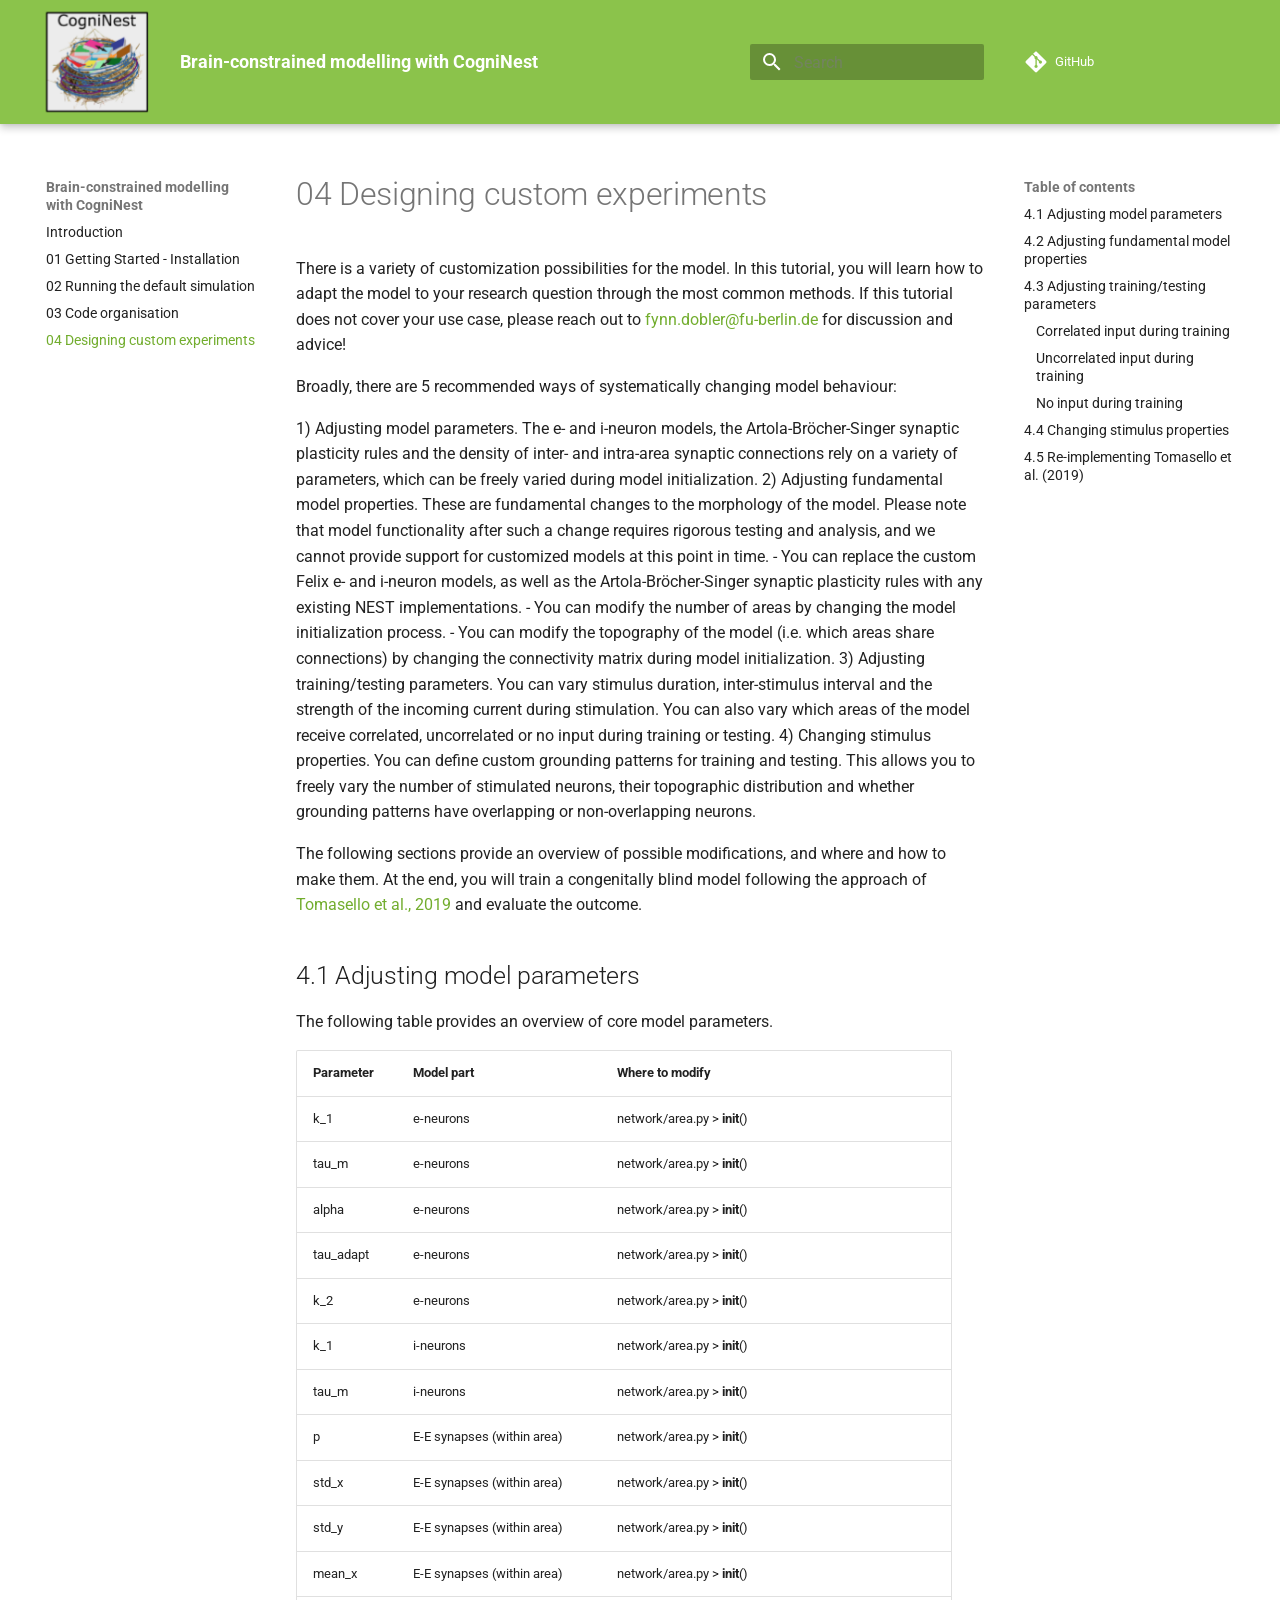
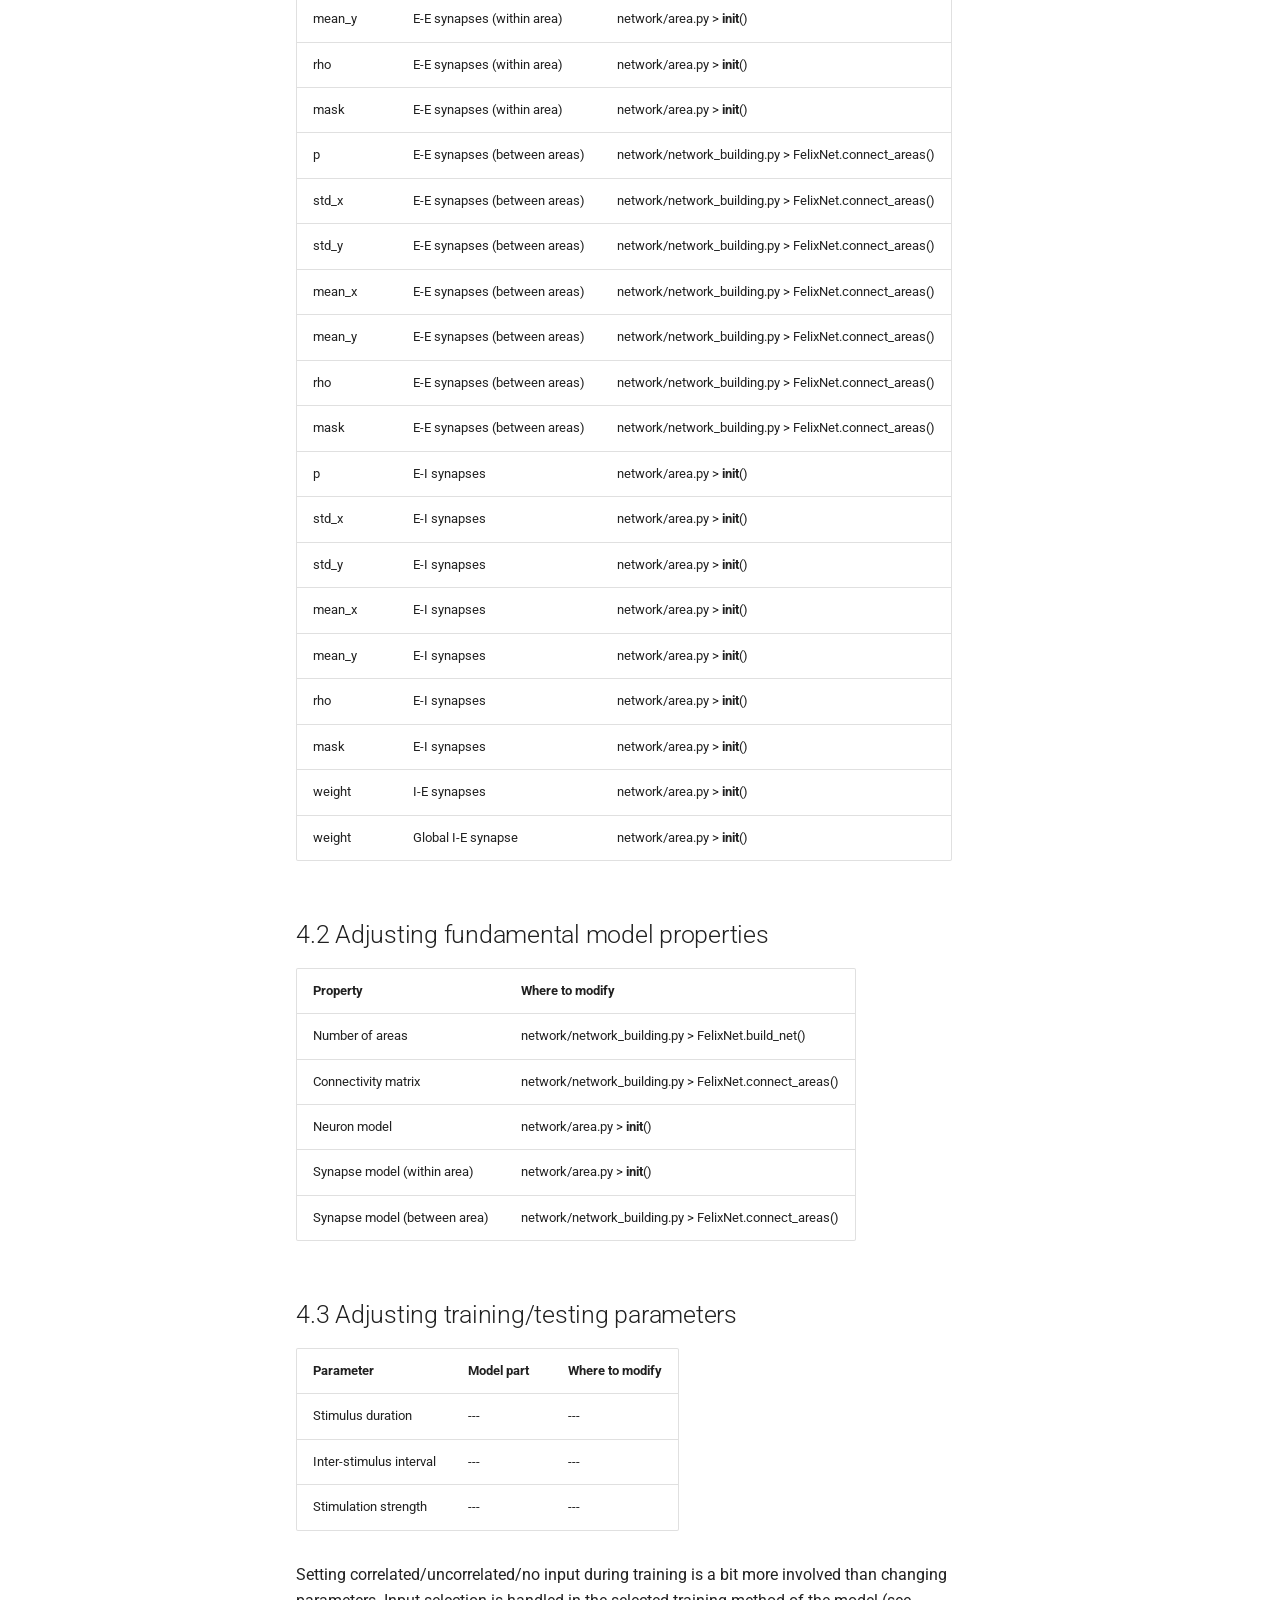
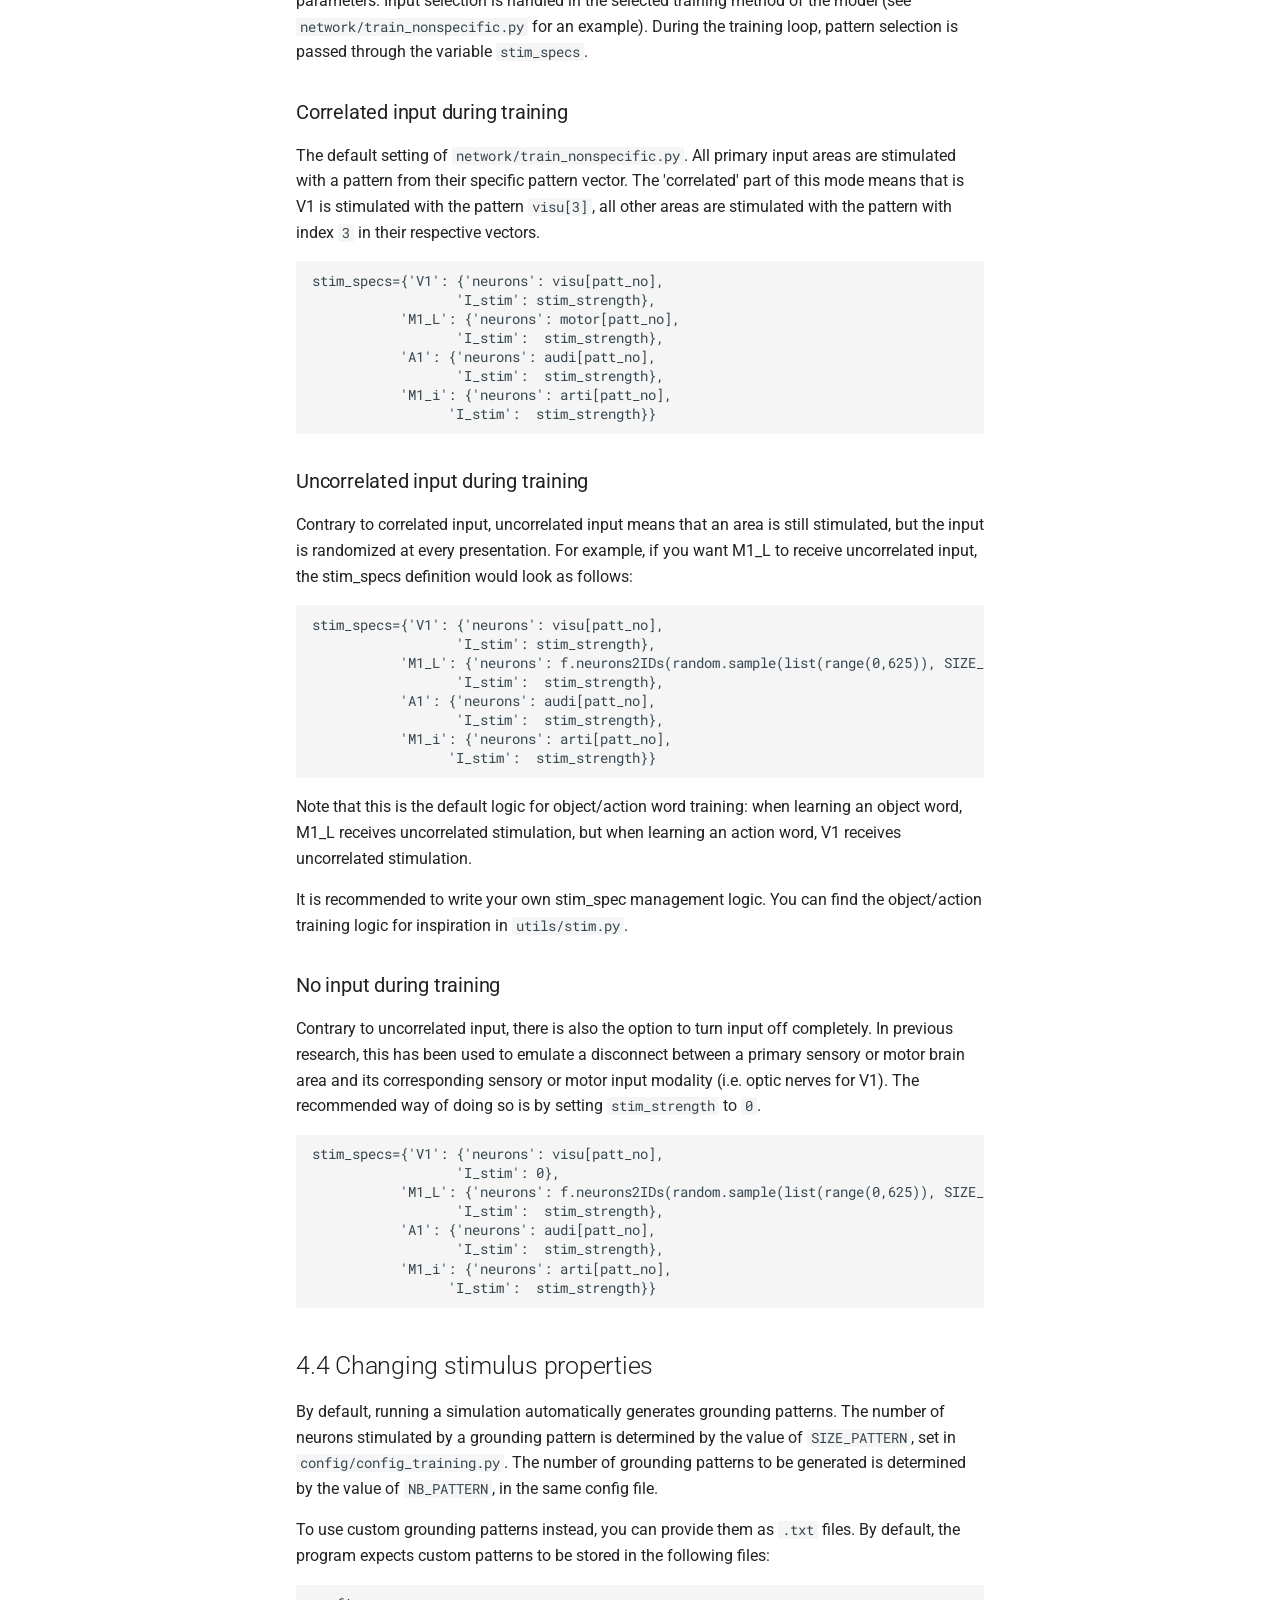
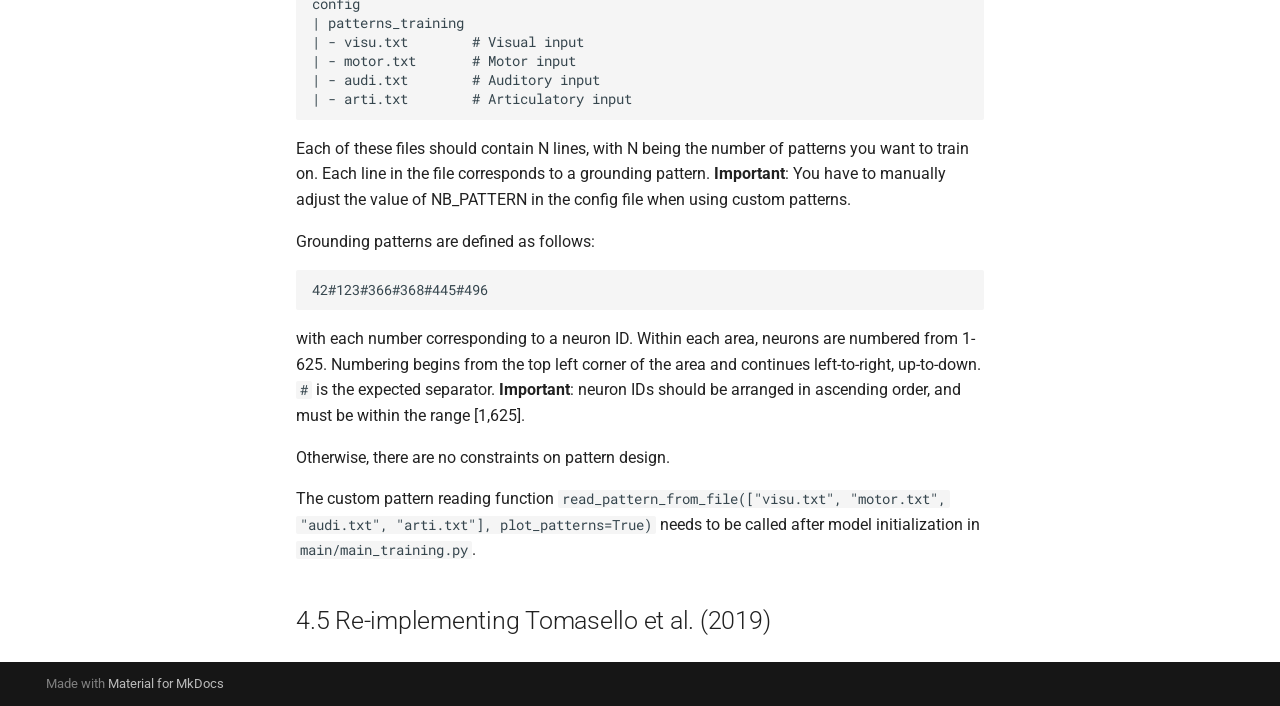
<file: site/04 Designing custom experiments/index.html>
<!doctype html>
<html lang="en" class="no-js">
  <head>
    
      <meta charset="utf-8">
      <meta name="viewport" content="width=device-width,initial-scale=1">
      
      
        <meta name="author" content="Fynn Dobler">
      
      
      
        <link rel="prev" href="../03%20Code%20organisation/">
      
      
      
        
      
      
      <link rel="icon" href="../img/cogninest_logo.png">
      <meta name="generator" content="mkdocs-1.6.1, mkdocs-material-9.7.6">
    
    
      
        <title>04 Designing custom experiments - Brain-constrained modelling with CogniNest</title>
      
    
    
      <link rel="stylesheet" href="../assets/stylesheets/main.484c7ddc.min.css">
      
        
        <link rel="stylesheet" href="../assets/stylesheets/palette.ab4e12ef.min.css">
      
      


    
    
      
    
    
      
        
        
        <link rel="preconnect" href="https://fonts.gstatic.com" crossorigin>
        <link rel="stylesheet" href="https://fonts.googleapis.com/css?family=Roboto:300,300i,400,400i,700,700i%7CRoboto+Mono:400,400i,700,700i&display=fallback">
        <style>:root{--md-text-font:"Roboto";--md-code-font:"Roboto Mono"}</style>
      
    
    
      <link rel="stylesheet" href="../stylesheets/extra.css">
    
    <script>__md_scope=new URL("..",location),__md_hash=e=>[...e].reduce(((e,_)=>(e<<5)-e+_.charCodeAt(0)),0),__md_get=(e,_=localStorage,t=__md_scope)=>JSON.parse(_.getItem(t.pathname+"."+e)),__md_set=(e,_,t=localStorage,a=__md_scope)=>{try{t.setItem(a.pathname+"."+e,JSON.stringify(_))}catch(e){}}</script>
    
      

    
    
  </head>
  
  
    
    
    
    
    
    <body dir="ltr" data-md-color-scheme="default" data-md-color-primary="light-green" data-md-color-accent="light-blue">
  
    
    <input class="md-toggle" data-md-toggle="drawer" type="checkbox" id="__drawer" autocomplete="off">
    <input class="md-toggle" data-md-toggle="search" type="checkbox" id="__search" autocomplete="off">
    <label class="md-overlay" for="__drawer"></label>
    <div data-md-component="skip">
      
        
        <a href="#04-designing-custom-experiments" class="md-skip">
          Skip to content
        </a>
      
    </div>
    <div data-md-component="announce">
      
    </div>
    
    
      

  

<header class="md-header md-header--shadow" data-md-component="header">
  <nav class="md-header__inner md-grid" aria-label="Header">
    <a href=".." title="Brain-constrained modelling with CogniNest" class="md-header__button md-logo" aria-label="Brain-constrained modelling with CogniNest" data-md-component="logo">
      
  <img src="../img/cogninest_logo.png" alt="logo">

    </a>
    <label class="md-header__button md-icon" for="__drawer">
      
      <svg xmlns="http://www.w3.org/2000/svg" viewBox="0 0 24 24"><path d="M3 6h18v2H3zm0 5h18v2H3zm0 5h18v2H3z"/></svg>
    </label>
    <div class="md-header__title" data-md-component="header-title">
      <div class="md-header__ellipsis">
        <div class="md-header__topic">
          <span class="md-ellipsis">
            Brain-constrained modelling with CogniNest
          </span>
        </div>
        <div class="md-header__topic" data-md-component="header-topic">
          <span class="md-ellipsis">
            
              04 Designing custom experiments
            
          </span>
        </div>
      </div>
    </div>
    
      
    
    
    
    
      
      
        <label class="md-header__button md-icon" for="__search">
          
          <svg xmlns="http://www.w3.org/2000/svg" viewBox="0 0 24 24"><path d="M9.5 3A6.5 6.5 0 0 1 16 9.5c0 1.61-.59 3.09-1.56 4.23l.27.27h.79l5 5-1.5 1.5-5-5v-.79l-.27-.27A6.52 6.52 0 0 1 9.5 16 6.5 6.5 0 0 1 3 9.5 6.5 6.5 0 0 1 9.5 3m0 2C7 5 5 7 5 9.5S7 14 9.5 14 14 12 14 9.5 12 5 9.5 5"/></svg>
        </label>
        <div class="md-search" data-md-component="search" role="dialog">
  <label class="md-search__overlay" for="__search"></label>
  <div class="md-search__inner" role="search">
    <form class="md-search__form" name="search">
      <input type="text" class="md-search__input" name="query" aria-label="Search" placeholder="Search" autocapitalize="off" autocorrect="off" autocomplete="off" spellcheck="false" data-md-component="search-query" required>
      <label class="md-search__icon md-icon" for="__search">
        
        <svg xmlns="http://www.w3.org/2000/svg" viewBox="0 0 24 24"><path d="M9.5 3A6.5 6.5 0 0 1 16 9.5c0 1.61-.59 3.09-1.56 4.23l.27.27h.79l5 5-1.5 1.5-5-5v-.79l-.27-.27A6.52 6.52 0 0 1 9.5 16 6.5 6.5 0 0 1 3 9.5 6.5 6.5 0 0 1 9.5 3m0 2C7 5 5 7 5 9.5S7 14 9.5 14 14 12 14 9.5 12 5 9.5 5"/></svg>
        
        <svg xmlns="http://www.w3.org/2000/svg" viewBox="0 0 24 24"><path d="M20 11v2H8l5.5 5.5-1.42 1.42L4.16 12l7.92-7.92L13.5 5.5 8 11z"/></svg>
      </label>
      <nav class="md-search__options" aria-label="Search">
        
        <button type="reset" class="md-search__icon md-icon" title="Clear" aria-label="Clear" tabindex="-1">
          
          <svg xmlns="http://www.w3.org/2000/svg" viewBox="0 0 24 24"><path d="M19 6.41 17.59 5 12 10.59 6.41 5 5 6.41 10.59 12 5 17.59 6.41 19 12 13.41 17.59 19 19 17.59 13.41 12z"/></svg>
        </button>
      </nav>
      
    </form>
    <div class="md-search__output">
      <div class="md-search__scrollwrap" tabindex="0" data-md-scrollfix>
        <div class="md-search-result" data-md-component="search-result">
          <div class="md-search-result__meta">
            Initializing search
          </div>
          <ol class="md-search-result__list" role="presentation"></ol>
        </div>
      </div>
    </div>
  </div>
</div>
      
    
    
      <div class="md-header__source">
        <a href="https://github.com/MaximeCarriere/cogninest" title="Go to repository" class="md-source" data-md-component="source">
  <div class="md-source__icon md-icon">
    
    <svg xmlns="http://www.w3.org/2000/svg" viewBox="0 0 448 512"><!--! Font Awesome Free 7.1.0 by @fontawesome - https://fontawesome.com License - https://fontawesome.com/license/free (Icons: CC BY 4.0, Fonts: SIL OFL 1.1, Code: MIT License) Copyright 2025 Fonticons, Inc.--><path d="M439.6 236.1 244 40.5c-5.4-5.5-12.8-8.5-20.4-8.5s-15 3-20.4 8.4L162.5 81l51.5 51.5c27.1-9.1 52.7 16.8 43.4 43.7l49.7 49.7c34.2-11.8 61.2 31 35.5 56.7-26.5 26.5-70.2-2.9-56-37.3L240.3 199v121.9c25.3 12.5 22.3 41.8 9.1 55-6.4 6.4-15.2 10.1-24.3 10.1s-17.8-3.6-24.3-10.1c-17.6-17.6-11.1-46.9 11.2-56v-123c-20.8-8.5-24.6-30.7-18.6-45L142.6 101 8.5 235.1C3 240.6 0 247.9 0 255.5s3 15 8.5 20.4l195.6 195.7c5.4 5.4 12.7 8.4 20.4 8.4s15-3 20.4-8.4l194.7-194.7c5.4-5.4 8.4-12.8 8.4-20.4s-3-15-8.4-20.4"/></svg>
  </div>
  <div class="md-source__repository">
    GitHub
  </div>
</a>
      </div>
    
  </nav>
  
</header>
    
    <div class="md-container" data-md-component="container">
      
      
        
          
        
      
      <main class="md-main" data-md-component="main">
        <div class="md-main__inner md-grid">
          
            
              
              <div class="md-sidebar md-sidebar--primary" data-md-component="sidebar" data-md-type="navigation" >
                <div class="md-sidebar__scrollwrap">
                  <div class="md-sidebar__inner">
                    



<nav class="md-nav md-nav--primary" aria-label="Navigation" data-md-level="0">
  <label class="md-nav__title" for="__drawer">
    <a href=".." title="Brain-constrained modelling with CogniNest" class="md-nav__button md-logo" aria-label="Brain-constrained modelling with CogniNest" data-md-component="logo">
      
  <img src="../img/cogninest_logo.png" alt="logo">

    </a>
    Brain-constrained modelling with CogniNest
  </label>
  
    <div class="md-nav__source">
      <a href="https://github.com/MaximeCarriere/cogninest" title="Go to repository" class="md-source" data-md-component="source">
  <div class="md-source__icon md-icon">
    
    <svg xmlns="http://www.w3.org/2000/svg" viewBox="0 0 448 512"><!--! Font Awesome Free 7.1.0 by @fontawesome - https://fontawesome.com License - https://fontawesome.com/license/free (Icons: CC BY 4.0, Fonts: SIL OFL 1.1, Code: MIT License) Copyright 2025 Fonticons, Inc.--><path d="M439.6 236.1 244 40.5c-5.4-5.5-12.8-8.5-20.4-8.5s-15 3-20.4 8.4L162.5 81l51.5 51.5c27.1-9.1 52.7 16.8 43.4 43.7l49.7 49.7c34.2-11.8 61.2 31 35.5 56.7-26.5 26.5-70.2-2.9-56-37.3L240.3 199v121.9c25.3 12.5 22.3 41.8 9.1 55-6.4 6.4-15.2 10.1-24.3 10.1s-17.8-3.6-24.3-10.1c-17.6-17.6-11.1-46.9 11.2-56v-123c-20.8-8.5-24.6-30.7-18.6-45L142.6 101 8.5 235.1C3 240.6 0 247.9 0 255.5s3 15 8.5 20.4l195.6 195.7c5.4 5.4 12.7 8.4 20.4 8.4s15-3 20.4-8.4l194.7-194.7c5.4-5.4 8.4-12.8 8.4-20.4s-3-15-8.4-20.4"/></svg>
  </div>
  <div class="md-source__repository">
    GitHub
  </div>
</a>
    </div>
  
  <ul class="md-nav__list" data-md-scrollfix>
    
      
      
  
  
  
  
    <li class="md-nav__item">
      <a href=".." class="md-nav__link">
        
  
  
  <span class="md-ellipsis">
    
  
    Introduction
  

    
  </span>
  
  

      </a>
    </li>
  

    
      
      
  
  
  
  
    <li class="md-nav__item">
      <a href="../01%20Getting%20started/" class="md-nav__link">
        
  
  
  <span class="md-ellipsis">
    
  
    01 Getting Started - Installation
  

    
  </span>
  
  

      </a>
    </li>
  

    
      
      
  
  
  
  
    <li class="md-nav__item">
      <a href="../02%20Running%20the%20default%20simulation/" class="md-nav__link">
        
  
  
  <span class="md-ellipsis">
    
  
    02 Running the default simulation
  

    
  </span>
  
  

      </a>
    </li>
  

    
      
      
  
  
  
  
    <li class="md-nav__item">
      <a href="../03%20Code%20organisation/" class="md-nav__link">
        
  
  
  <span class="md-ellipsis">
    
  
    03 Code organisation
  

    
  </span>
  
  

      </a>
    </li>
  

    
      
      
  
  
    
  
  
  
    <li class="md-nav__item md-nav__item--active">
      
      <input class="md-nav__toggle md-toggle" type="checkbox" id="__toc">
      
      
        
      
      
        <label class="md-nav__link md-nav__link--active" for="__toc">
          
  
  
  <span class="md-ellipsis">
    
  
    04 Designing custom experiments
  

    
  </span>
  
  

          <span class="md-nav__icon md-icon"></span>
        </label>
      
      <a href="./" class="md-nav__link md-nav__link--active">
        
  
  
  <span class="md-ellipsis">
    
  
    04 Designing custom experiments
  

    
  </span>
  
  

      </a>
      
        

<nav class="md-nav md-nav--secondary" aria-label="Table of contents">
  
  
  
    
  
  
    <label class="md-nav__title" for="__toc">
      <span class="md-nav__icon md-icon"></span>
      Table of contents
    </label>
    <ul class="md-nav__list" data-md-component="toc" data-md-scrollfix>
      
        <li class="md-nav__item">
  <a href="#41-adjusting-model-parameters" class="md-nav__link">
    <span class="md-ellipsis">
      
        4.1 Adjusting model parameters
      
    </span>
  </a>
  
</li>
      
        <li class="md-nav__item">
  <a href="#42-adjusting-fundamental-model-properties" class="md-nav__link">
    <span class="md-ellipsis">
      
        4.2 Adjusting fundamental model properties
      
    </span>
  </a>
  
</li>
      
        <li class="md-nav__item">
  <a href="#43-adjusting-trainingtesting-parameters" class="md-nav__link">
    <span class="md-ellipsis">
      
        4.3 Adjusting training/testing parameters
      
    </span>
  </a>
  
    <nav class="md-nav" aria-label="4.3 Adjusting training/testing parameters">
      <ul class="md-nav__list">
        
          <li class="md-nav__item">
  <a href="#correlated-input-during-training" class="md-nav__link">
    <span class="md-ellipsis">
      
        Correlated input during training
      
    </span>
  </a>
  
</li>
        
          <li class="md-nav__item">
  <a href="#uncorrelated-input-during-training" class="md-nav__link">
    <span class="md-ellipsis">
      
        Uncorrelated input during training
      
    </span>
  </a>
  
</li>
        
          <li class="md-nav__item">
  <a href="#no-input-during-training" class="md-nav__link">
    <span class="md-ellipsis">
      
        No input during training
      
    </span>
  </a>
  
</li>
        
      </ul>
    </nav>
  
</li>
      
        <li class="md-nav__item">
  <a href="#44-changing-stimulus-properties" class="md-nav__link">
    <span class="md-ellipsis">
      
        4.4 Changing stimulus properties
      
    </span>
  </a>
  
</li>
      
        <li class="md-nav__item">
  <a href="#45-re-implementing-tomasello-et-al-2019" class="md-nav__link">
    <span class="md-ellipsis">
      
        4.5 Re-implementing Tomasello et al. (2019)
      
    </span>
  </a>
  
</li>
      
    </ul>
  
</nav>
      
    </li>
  

    
  </ul>
</nav>
                  </div>
                </div>
              </div>
            
            
              
              <div class="md-sidebar md-sidebar--secondary" data-md-component="sidebar" data-md-type="toc" >
                <div class="md-sidebar__scrollwrap">
                  <div class="md-sidebar__inner">
                    

<nav class="md-nav md-nav--secondary" aria-label="Table of contents">
  
  
  
    
  
  
    <label class="md-nav__title" for="__toc">
      <span class="md-nav__icon md-icon"></span>
      Table of contents
    </label>
    <ul class="md-nav__list" data-md-component="toc" data-md-scrollfix>
      
        <li class="md-nav__item">
  <a href="#41-adjusting-model-parameters" class="md-nav__link">
    <span class="md-ellipsis">
      
        4.1 Adjusting model parameters
      
    </span>
  </a>
  
</li>
      
        <li class="md-nav__item">
  <a href="#42-adjusting-fundamental-model-properties" class="md-nav__link">
    <span class="md-ellipsis">
      
        4.2 Adjusting fundamental model properties
      
    </span>
  </a>
  
</li>
      
        <li class="md-nav__item">
  <a href="#43-adjusting-trainingtesting-parameters" class="md-nav__link">
    <span class="md-ellipsis">
      
        4.3 Adjusting training/testing parameters
      
    </span>
  </a>
  
    <nav class="md-nav" aria-label="4.3 Adjusting training/testing parameters">
      <ul class="md-nav__list">
        
          <li class="md-nav__item">
  <a href="#correlated-input-during-training" class="md-nav__link">
    <span class="md-ellipsis">
      
        Correlated input during training
      
    </span>
  </a>
  
</li>
        
          <li class="md-nav__item">
  <a href="#uncorrelated-input-during-training" class="md-nav__link">
    <span class="md-ellipsis">
      
        Uncorrelated input during training
      
    </span>
  </a>
  
</li>
        
          <li class="md-nav__item">
  <a href="#no-input-during-training" class="md-nav__link">
    <span class="md-ellipsis">
      
        No input during training
      
    </span>
  </a>
  
</li>
        
      </ul>
    </nav>
  
</li>
      
        <li class="md-nav__item">
  <a href="#44-changing-stimulus-properties" class="md-nav__link">
    <span class="md-ellipsis">
      
        4.4 Changing stimulus properties
      
    </span>
  </a>
  
</li>
      
        <li class="md-nav__item">
  <a href="#45-re-implementing-tomasello-et-al-2019" class="md-nav__link">
    <span class="md-ellipsis">
      
        4.5 Re-implementing Tomasello et al. (2019)
      
    </span>
  </a>
  
</li>
      
    </ul>
  
</nav>
                  </div>
                </div>
              </div>
            
          
          
            <div class="md-content" data-md-component="content">
              
              <article class="md-content__inner md-typeset">
                
                  


  
  


<h1 id="04-designing-custom-experiments">04 Designing custom experiments</h1>
<p>There is a variety of customization possibilities for the model. In this tutorial, you will learn how to adapt the model to your research question through the most common methods. If this tutorial does not cover your use case, please reach out to <a href="mailto:fynn.dobler@fu-berlin.de">fynn.dobler@fu-berlin.de</a> for discussion and advice!</p>
<p>Broadly, there are 5 recommended ways of systematically changing model behaviour:</p>
<p>1) Adjusting model parameters. The e- and i-neuron models, the Artola-Bröcher-Singer synaptic plasticity rules and the density of inter- and intra-area synaptic connections rely on a variety of parameters, which can be freely varied during model initialization.
2) Adjusting fundamental model properties. These are fundamental changes to the morphology of the model. Please note that model functionality after such a change requires rigorous testing and analysis, and we cannot provide support for customized models at this point in time.
  - You can replace the custom Felix e- and i-neuron models, as well as the Artola-Bröcher-Singer synaptic plasticity rules with any existing NEST implementations.
  - You can modify the number of areas by changing the model initialization process.
  - You can modify the topography of the model (i.e. which areas share connections) by changing the connectivity matrix during model initialization.
3) Adjusting training/testing parameters. You can vary stimulus duration, inter-stimulus interval and the strength of the incoming current during stimulation. You can also vary which areas of the model receive correlated, uncorrelated or no input during training or testing.
4) Changing stimulus properties. You can define custom grounding patterns for training and testing. This allows you to freely vary the number of stimulated neurons, their topographic distribution and whether grounding patterns have overlapping or non-overlapping neurons.</p>
<p>The following sections provide an overview of possible modifications, and where and how to make them. At the end, you will train a congenitally blind model following the approach of <a href="https://doi.org/10.1038/s41598-019-39864-1">Tomasello et al., 2019</a> and evaluate the outcome.</p>
<h2 id="41-adjusting-model-parameters">4.1 Adjusting model parameters</h2>
<p>The following table provides an overview of core model parameters.</p>
<table>
<thead>
<tr>
<th>Parameter</th>
<th>Model part</th>
<th>Where to modify</th>
</tr>
</thead>
<tbody>
<tr>
<td>k_1</td>
<td>e-neurons</td>
<td>network/area.py &gt; <strong>init</strong>()</td>
</tr>
<tr>
<td>tau_m</td>
<td>e-neurons</td>
<td>network/area.py &gt; <strong>init</strong>()</td>
</tr>
<tr>
<td>alpha</td>
<td>e-neurons</td>
<td>network/area.py &gt; <strong>init</strong>()</td>
</tr>
<tr>
<td>tau_adapt</td>
<td>e-neurons</td>
<td>network/area.py &gt; <strong>init</strong>()</td>
</tr>
<tr>
<td>k_2</td>
<td>e-neurons</td>
<td>network/area.py &gt; <strong>init</strong>()</td>
</tr>
<tr>
<td>k_1</td>
<td>i-neurons</td>
<td>network/area.py &gt; <strong>init</strong>()</td>
</tr>
<tr>
<td>tau_m</td>
<td>i-neurons</td>
<td>network/area.py &gt; <strong>init</strong>()</td>
</tr>
<tr>
<td>p</td>
<td>E-E synapses (within area)</td>
<td>network/area.py &gt; <strong>init</strong>()</td>
</tr>
<tr>
<td>std_x</td>
<td>E-E synapses (within area)</td>
<td>network/area.py &gt; <strong>init</strong>()</td>
</tr>
<tr>
<td>std_y</td>
<td>E-E synapses (within area)</td>
<td>network/area.py &gt; <strong>init</strong>()</td>
</tr>
<tr>
<td>mean_x</td>
<td>E-E synapses (within area)</td>
<td>network/area.py &gt; <strong>init</strong>()</td>
</tr>
<tr>
<td>mean_y</td>
<td>E-E synapses (within area)</td>
<td>network/area.py &gt; <strong>init</strong>()</td>
</tr>
<tr>
<td>rho</td>
<td>E-E synapses (within area)</td>
<td>network/area.py &gt; <strong>init</strong>()</td>
</tr>
<tr>
<td>mask</td>
<td>E-E synapses (within area)</td>
<td>network/area.py &gt; <strong>init</strong>()</td>
</tr>
<tr>
<td>p</td>
<td>E-E synapses (between areas)</td>
<td>network/network_building.py &gt; FelixNet.connect_areas()</td>
</tr>
<tr>
<td>std_x</td>
<td>E-E synapses (between areas)</td>
<td>network/network_building.py &gt; FelixNet.connect_areas()</td>
</tr>
<tr>
<td>std_y</td>
<td>E-E synapses (between areas)</td>
<td>network/network_building.py &gt; FelixNet.connect_areas()</td>
</tr>
<tr>
<td>mean_x</td>
<td>E-E synapses (between areas)</td>
<td>network/network_building.py &gt; FelixNet.connect_areas()</td>
</tr>
<tr>
<td>mean_y</td>
<td>E-E synapses (between areas)</td>
<td>network/network_building.py &gt; FelixNet.connect_areas()</td>
</tr>
<tr>
<td>rho</td>
<td>E-E synapses (between areas)</td>
<td>network/network_building.py &gt; FelixNet.connect_areas()</td>
</tr>
<tr>
<td>mask</td>
<td>E-E synapses (between areas)</td>
<td>network/network_building.py &gt; FelixNet.connect_areas()</td>
</tr>
<tr>
<td>p</td>
<td>E-I synapses</td>
<td>network/area.py &gt; <strong>init</strong>()</td>
</tr>
<tr>
<td>std_x</td>
<td>E-I synapses</td>
<td>network/area.py &gt; <strong>init</strong>()</td>
</tr>
<tr>
<td>std_y</td>
<td>E-I synapses</td>
<td>network/area.py &gt; <strong>init</strong>()</td>
</tr>
<tr>
<td>mean_x</td>
<td>E-I synapses</td>
<td>network/area.py &gt; <strong>init</strong>()</td>
</tr>
<tr>
<td>mean_y</td>
<td>E-I synapses</td>
<td>network/area.py &gt; <strong>init</strong>()</td>
</tr>
<tr>
<td>rho</td>
<td>E-I synapses</td>
<td>network/area.py &gt; <strong>init</strong>()</td>
</tr>
<tr>
<td>mask</td>
<td>E-I synapses</td>
<td>network/area.py &gt; <strong>init</strong>()</td>
</tr>
<tr>
<td>weight</td>
<td>I-E synapses</td>
<td>network/area.py &gt; <strong>init</strong>()</td>
</tr>
<tr>
<td>weight</td>
<td>Global I-E synapse</td>
<td>network/area.py &gt; <strong>init</strong>()</td>
</tr>
</tbody>
</table>
<h2 id="42-adjusting-fundamental-model-properties">4.2 Adjusting fundamental model properties</h2>
<table>
<thead>
<tr>
<th>Property</th>
<th>Where to modify</th>
</tr>
</thead>
<tbody>
<tr>
<td>Number of areas</td>
<td>network/network_building.py &gt; FelixNet.build_net()</td>
</tr>
<tr>
<td>Connectivity matrix</td>
<td>network/network_building.py &gt; FelixNet.connect_areas()</td>
</tr>
<tr>
<td>Neuron model</td>
<td>network/area.py &gt; <strong>init</strong>()</td>
</tr>
<tr>
<td>Synapse model (within area)</td>
<td>network/area.py &gt; <strong>init</strong>()</td>
</tr>
<tr>
<td>Synapse model (between area)</td>
<td>network/network_building.py &gt; FelixNet.connect_areas()</td>
</tr>
</tbody>
</table>
<h2 id="43-adjusting-trainingtesting-parameters">4.3 Adjusting training/testing parameters</h2>
<table>
<thead>
<tr>
<th>Parameter</th>
<th>Model part</th>
<th>Where to modify</th>
</tr>
</thead>
<tbody>
<tr>
<td>Stimulus duration</td>
<td>---</td>
<td>---</td>
</tr>
<tr>
<td>Inter-stimulus interval</td>
<td>---</td>
<td>---</td>
</tr>
<tr>
<td>Stimulation strength</td>
<td>---</td>
<td>---</td>
</tr>
</tbody>
</table>
<p>Setting correlated/uncorrelated/no input during training is a bit more involved than changing parameters. Input selection is handled in the selected training method of the model (see <code>network/train_nonspecific.py</code> for an example). During the training loop, pattern selection is passed through the variable <code>stim_specs</code>.</p>
<h3 id="correlated-input-during-training">Correlated input during training</h3>
<p>The default setting of <code>network/train_nonspecific.py</code>. All primary input areas are stimulated with a pattern from their specific pattern vector. The 'correlated' part of this mode means that is V1 is stimulated with the pattern <code>visu[3]</code>, all other areas are stimulated with the pattern with index <code>3</code> in their respective vectors.</p>
<pre><code>stim_specs={'V1': {'neurons': visu[patt_no],
                  'I_stim': stim_strength},
           'M1_L': {'neurons': motor[patt_no],
                  'I_stim':  stim_strength},
           'A1': {'neurons': audi[patt_no],
                  'I_stim':  stim_strength},
           'M1_i': {'neurons': arti[patt_no],
                 'I_stim':  stim_strength}}
</code></pre>
<h3 id="uncorrelated-input-during-training">Uncorrelated input during training</h3>
<p>Contrary to correlated input, uncorrelated input means that an area is still stimulated, but the input is randomized at every presentation. For example, if you want M1_L to receive uncorrelated input, the stim_specs definition would look as follows:</p>
<pre><code>stim_specs={'V1': {'neurons': visu[patt_no],
                  'I_stim': stim_strength},
           'M1_L': {'neurons': f.neurons2IDs(random.sample(list(range(0,625)), SIZE_PATTERN)),
                  'I_stim':  stim_strength},
           'A1': {'neurons': audi[patt_no],
                  'I_stim':  stim_strength},
           'M1_i': {'neurons': arti[patt_no],
                 'I_stim':  stim_strength}}
</code></pre>
<p>Note that this is the default logic for object/action word training: when learning an object word, M1_L receives uncorrelated stimulation, but when learning an action word, V1 receives uncorrelated stimulation.</p>
<p>It is recommended to write your own stim_spec management logic. You can find the object/action training logic for inspiration in <code>utils/stim.py</code>.</p>
<h3 id="no-input-during-training">No input during training</h3>
<p>Contrary to uncorrelated input, there is also the option to turn input off completely. In previous research, this has been used to emulate a disconnect between a primary sensory or motor brain area and its corresponding sensory or motor input modality (i.e. optic nerves for V1). The recommended way of doing so is by setting <code>stim_strength</code> to <code>0</code>.</p>
<pre><code>stim_specs={'V1': {'neurons': visu[patt_no],
                  'I_stim': 0},
           'M1_L': {'neurons': f.neurons2IDs(random.sample(list(range(0,625)), SIZE_PATTERN)),
                  'I_stim':  stim_strength},
           'A1': {'neurons': audi[patt_no],
                  'I_stim':  stim_strength},
           'M1_i': {'neurons': arti[patt_no],
                 'I_stim':  stim_strength}}
</code></pre>
<h2 id="44-changing-stimulus-properties">4.4 Changing stimulus properties</h2>
<p>By default, running a simulation automatically generates grounding patterns. The number of neurons stimulated by a grounding pattern is determined by the value of <code>SIZE_PATTERN</code>, set in <code>config/config_training.py</code>. The number of grounding patterns to be generated is determined by the value of <code>NB_PATTERN</code>, in the same config file.</p>
<p>To use custom grounding patterns instead, you can provide them as <code>.txt</code> files. By default, the program expects custom patterns to be stored in the following files:</p>
<pre><code>config
| patterns_training
| - visu.txt        # Visual input
| - motor.txt       # Motor input
| - audi.txt        # Auditory input
| - arti.txt        # Articulatory input
</code></pre>
<p>Each of these files should contain N lines, with N being the number of patterns you want to train on. Each line in the file corresponds to a grounding pattern. <strong>Important</strong>: You have to manually adjust the value of NB_PATTERN in the config file when using custom patterns.</p>
<p>Grounding patterns are defined as follows:</p>
<pre><code>42#123#366#368#445#496
</code></pre>
<p>with each number corresponding to a neuron ID. Within each area, neurons are numbered from 1-625. Numbering begins from the top left corner of the area and continues left-to-right, up-to-down. <code>#</code> is the expected separator. <strong>Important</strong>: neuron IDs should be arranged in ascending order, and must be within the range [1,625].</p>
<p>Otherwise, there are no constraints on pattern design.</p>
<p>The custom pattern reading function <code>read_pattern_from_file(["visu.txt", "motor.txt", "audi.txt", "arti.txt"], plot_patterns=True)</code> needs to be called after model initialization in <code>main/main_training.py</code>.</p>
<h2 id="45-re-implementing-tomasello-et-al-2019">4.5 Re-implementing Tomasello et al. (2019)</h2>












                
              </article>
            </div>
          
          
<script>var target=document.getElementById(location.hash.slice(1));target&&target.name&&(target.checked=target.name.startsWith("__tabbed_"))</script>
        </div>
        
      </main>
      
        <footer class="md-footer">
  
  <div class="md-footer-meta md-typeset">
    <div class="md-footer-meta__inner md-grid">
      <div class="md-copyright">
  
  
    Made with
    <a href="https://squidfunk.github.io/mkdocs-material/" target="_blank" rel="noopener">
      Material for MkDocs
    </a>
  
</div>
      
    </div>
  </div>
</footer>
      
    </div>
    <div class="md-dialog" data-md-component="dialog">
      <div class="md-dialog__inner md-typeset"></div>
    </div>
    
    
    
      
      
      <script id="__config" type="application/json">{"annotate": null, "base": "..", "features": [], "search": "../assets/javascripts/workers/search.2c215733.min.js", "tags": null, "translations": {"clipboard.copied": "Copied to clipboard", "clipboard.copy": "Copy to clipboard", "search.result.more.one": "1 more on this page", "search.result.more.other": "# more on this page", "search.result.none": "No matching documents", "search.result.one": "1 matching document", "search.result.other": "# matching documents", "search.result.placeholder": "Type to start searching", "search.result.term.missing": "Missing", "select.version": "Select version"}, "version": null}</script>
    
    
      <script src="../assets/javascripts/bundle.79ae519e.min.js"></script>
      
    
  </body>
</html>
</file>
<file: stylesheets/extra.css>
/* Increase logo size */

.md-header__button.md-logo img {
    height: 100px; /* Adjust as needed */
    width: auto;
    max-width: 100%;
}
</file>
<file: site/stylesheets/extra.css>
/* Increase logo size */

.md-header__button.md-logo img {
    height: 100px; /* Adjust as needed */
    width: auto;
    max-width: 100%;
}
</file>
<file: assets/stylesheets/main.484c7ddc.min.css>
@charset "UTF-8";html{-webkit-text-size-adjust:none;-moz-text-size-adjust:none;text-size-adjust:none;box-sizing:border-box}*,:after,:before{box-sizing:inherit}@media (prefers-reduced-motion){*,:after,:before{transition:none!important}}body{margin:0}a,button,input,label{-webkit-tap-highlight-color:transparent}a{color:inherit;text-decoration:none}hr{border:0;box-sizing:initial;display:block;height:.05rem;overflow:visible;padding:0}small{font-size:80%}sub,sup{line-height:1em}img{border-style:none}table{border-collapse:initial;border-spacing:0}td,th{font-weight:400;vertical-align:top}button{background:#0000;border:0;font-family:inherit;font-size:inherit;margin:0;padding:0}input{border:0;outline:none}:root{--md-primary-fg-color:#4051b5;--md-primary-fg-color--light:#5d6cc0;--md-primary-fg-color--dark:#303fa1;--md-primary-bg-color:#fff;--md-primary-bg-color--light:#ffffffb3;--md-accent-fg-color:#526cfe;--md-accent-fg-color--transparent:#526cfe1a;--md-accent-bg-color:#fff;--md-accent-bg-color--light:#ffffffb3}[data-md-color-scheme=default]{color-scheme:light}[data-md-color-scheme=default] img[src$="#gh-dark-mode-only"],[data-md-color-scheme=default] img[src$="#only-dark"]{display:none}:root,[data-md-color-scheme=default]{--md-hue:225deg;--md-default-fg-color:#000000de;--md-default-fg-color--light:#0000008a;--md-default-fg-color--lighter:#00000052;--md-default-fg-color--lightest:#00000012;--md-default-bg-color:#fff;--md-default-bg-color--light:#ffffffb3;--md-default-bg-color--lighter:#ffffff4d;--md-default-bg-color--lightest:#ffffff1f;--md-code-fg-color:#36464e;--md-code-bg-color:#f5f5f5;--md-code-bg-color--light:#f5f5f5b3;--md-code-bg-color--lighter:#f5f5f54d;--md-code-hl-color:#4287ff;--md-code-hl-color--light:#4287ff1a;--md-code-hl-number-color:#d52a2a;--md-code-hl-special-color:#db1457;--md-code-hl-function-color:#a846b9;--md-code-hl-constant-color:#6e59d9;--md-code-hl-keyword-color:#3f6ec6;--md-code-hl-string-color:#1c7d4d;--md-code-hl-name-color:var(--md-code-fg-color);--md-code-hl-operator-color:var(--md-default-fg-color--light);--md-code-hl-punctuation-color:var(--md-default-fg-color--light);--md-code-hl-comment-color:var(--md-default-fg-color--light);--md-code-hl-generic-color:var(--md-default-fg-color--light);--md-code-hl-variable-color:var(--md-default-fg-color--light);--md-typeset-color:var(--md-default-fg-color);--md-typeset-a-color:var(--md-primary-fg-color);--md-typeset-del-color:#f5503d26;--md-typeset-ins-color:#0bd57026;--md-typeset-kbd-color:#fafafa;--md-typeset-kbd-accent-color:#fff;--md-typeset-kbd-border-color:#b8b8b8;--md-typeset-mark-color:#ffff0080;--md-typeset-table-color:#0000001f;--md-typeset-table-color--light:rgba(0,0,0,.035);--md-admonition-fg-color:var(--md-default-fg-color);--md-admonition-bg-color:var(--md-default-bg-color);--md-warning-fg-color:#000000de;--md-warning-bg-color:#ff9;--md-footer-fg-color:#fff;--md-footer-fg-color--light:#ffffffb3;--md-footer-fg-color--lighter:#ffffff73;--md-footer-bg-color:#000000de;--md-footer-bg-color--dark:#00000052;--md-shadow-z1:0 0.2rem 0.5rem #0000000d,0 0 0.05rem #0000001a;--md-shadow-z2:0 0.2rem 0.5rem #0000001a,0 0 0.05rem #00000040;--md-shadow-z3:0 0.2rem 0.5rem #0003,0 0 0.05rem #00000059}.md-icon svg{fill:currentcolor;display:block;height:1.2rem;width:1.2rem}body{-webkit-font-smoothing:antialiased;-moz-osx-font-smoothing:grayscale;--md-text-font-family:var(--md-text-font,_),-apple-system,BlinkMacSystemFont,Helvetica,Arial,sans-serif;--md-code-font-family:var(--md-code-font,_),SFMono-Regular,Consolas,Menlo,monospace}aside,body,input{font-feature-settings:"kern","liga";color:var(--md-typeset-color);font-family:var(--md-text-font-family)}code,kbd,pre{font-feature-settings:"kern";font-family:var(--md-code-font-family)}:root{--md-typeset-table-sort-icon:url('data:image/svg+xml;charset=utf-8,<svg xmlns="http://www.w3.org/2000/svg" viewBox="0 0 24 24"><path d="m18 21-4-4h3V7h-3l4-4 4 4h-3v10h3M2 19v-2h10v2M2 13v-2h7v2M2 7V5h4v2z"/></svg>');--md-typeset-table-sort-icon--asc:url('data:image/svg+xml;charset=utf-8,<svg xmlns="http://www.w3.org/2000/svg" viewBox="0 0 24 24"><path d="M19 17h3l-4 4-4-4h3V3h2M2 17h10v2H2M6 5v2H2V5m0 6h7v2H2z"/></svg>');--md-typeset-table-sort-icon--desc:url('data:image/svg+xml;charset=utf-8,<svg xmlns="http://www.w3.org/2000/svg" viewBox="0 0 24 24"><path d="M19 7h3l-4-4-4 4h3v14h2M2 17h10v2H2M6 5v2H2V5m0 6h7v2H2z"/></svg>')}.md-typeset{-webkit-print-color-adjust:exact;color-adjust:exact;font-size:.8rem;line-height:1.6;overflow-wrap:break-word}@media print{.md-typeset{font-size:.68rem}}.md-typeset blockquote,.md-typeset dl,.md-typeset figure,.md-typeset ol,.md-typeset pre,.md-typeset ul{margin-bottom:1em;margin-top:1em}.md-typeset h1{color:var(--md-default-fg-color--light);font-size:2em;line-height:1.3;margin:0 0 1.25em}.md-typeset h1,.md-typeset h2{font-weight:300;letter-spacing:-.01em}.md-typeset h2{font-size:1.5625em;line-height:1.4;margin:1.6em 0 .64em}.md-typeset h3{font-size:1.25em;font-weight:400;letter-spacing:-.01em;line-height:1.5;margin:1.6em 0 .8em}.md-typeset h2+h3{margin-top:.8em}.md-typeset h4{font-weight:700;letter-spacing:-.01em;margin:1em 0}.md-typeset h5,.md-typeset h6{color:var(--md-default-fg-color--light);font-size:.8em;font-weight:700;letter-spacing:-.01em;margin:1.25em 0}.md-typeset h5{text-transform:uppercase}.md-typeset h5 code{text-transform:none}.md-typeset hr{border-bottom:.05rem solid var(--md-default-fg-color--lightest);display:flow-root;margin:1.5em 0}.md-typeset a{color:var(--md-typeset-a-color);word-break:break-word}.md-typeset a,.md-typeset a:before{transition:color 125ms}.md-typeset a:focus,.md-typeset a:hover{color:var(--md-accent-fg-color)}.md-typeset a:focus code,.md-typeset a:hover code{background-color:var(--md-accent-fg-color--transparent);color:var(--md-accent-fg-color)}.md-typeset a code{color:var(--md-typeset-a-color)}.md-typeset a.focus-visible{outline-color:var(--md-accent-fg-color);outline-offset:.2rem}.md-typeset code,.md-typeset kbd,.md-typeset pre{color:var(--md-code-fg-color);direction:ltr;font-variant-ligatures:none;transition:background-color 125ms}@media print{.md-typeset code,.md-typeset kbd,.md-typeset pre{white-space:pre-wrap}}.md-typeset code{background-color:var(--md-code-bg-color);border-radius:.1rem;-webkit-box-decoration-break:clone;box-decoration-break:clone;font-size:.85em;padding:0 .2941176471em;transition:color 125ms,background-color 125ms;word-break:break-word}.md-typeset code:not(.focus-visible){-webkit-tap-highlight-color:transparent;outline:none}.md-typeset pre{display:flow-root;line-height:1.4;position:relative}.md-typeset pre>code{-webkit-box-decoration-break:slice;box-decoration-break:slice;box-shadow:none;display:block;margin:0;outline-color:var(--md-accent-fg-color);overflow:auto;padding:.7720588235em 1.1764705882em;scrollbar-color:var(--md-default-fg-color--lighter) #0000;scrollbar-width:thin;touch-action:auto;word-break:normal}.md-typeset pre>code:hover{scrollbar-color:var(--md-accent-fg-color) #0000}.md-typeset pre>code::-webkit-scrollbar{height:.2rem;width:.2rem}.md-typeset pre>code::-webkit-scrollbar-thumb{background-color:var(--md-default-fg-color--lighter)}.md-typeset pre>code::-webkit-scrollbar-thumb:hover{background-color:var(--md-accent-fg-color)}.md-typeset kbd{background-color:var(--md-typeset-kbd-color);border-radius:.1rem;box-shadow:0 .1rem 0 .05rem var(--md-typeset-kbd-border-color),0 .1rem 0 var(--md-typeset-kbd-border-color),0 -.1rem .2rem var(--md-typeset-kbd-accent-color) inset;color:var(--md-default-fg-color);display:inline-block;font-size:.75em;padding:0 .6666666667em;vertical-align:text-top;word-break:break-word}.md-typeset mark{background-color:var(--md-typeset-mark-color);-webkit-box-decoration-break:clone;box-decoration-break:clone;color:inherit;word-break:break-word}.md-typeset abbr{cursor:help;text-decoration:none}.md-typeset [data-preview],.md-typeset abbr{border-bottom:.05rem dotted var(--md-default-fg-color--light)}.md-typeset small{opacity:.75}[dir=ltr] .md-typeset sub,[dir=ltr] .md-typeset sup{margin-left:.078125em}[dir=rtl] .md-typeset sub,[dir=rtl] .md-typeset sup{margin-right:.078125em}[dir=ltr] .md-typeset blockquote{padding-left:.6rem}[dir=rtl] .md-typeset blockquote{padding-right:.6rem}[dir=ltr] .md-typeset blockquote{border-left:.2rem solid var(--md-default-fg-color--lighter)}[dir=rtl] .md-typeset blockquote{border-right:.2rem solid var(--md-default-fg-color--lighter)}.md-typeset blockquote{color:var(--md-default-fg-color--light);margin-left:0;margin-right:0}.md-typeset ul{list-style-type:disc}.md-typeset ul[type]{list-style-type:revert-layer}[dir=ltr] .md-typeset ol,[dir=ltr] .md-typeset ul{margin-left:.625em}[dir=rtl] .md-typeset ol,[dir=rtl] .md-typeset ul{margin-right:.625em}.md-typeset ol,.md-typeset ul{padding:0}.md-typeset ol:not([hidden]),.md-typeset ul:not([hidden]){display:flow-root}.md-typeset ol ol,.md-typeset ul ol{list-style-type:lower-alpha}.md-typeset ol ol ol,.md-typeset ul ol ol{list-style-type:lower-roman}.md-typeset ol ol ol ol,.md-typeset ul ol ol ol{list-style-type:upper-alpha}.md-typeset ol ol ol ol ol,.md-typeset ul ol ol ol ol{list-style-type:upper-roman}.md-typeset ol[type],.md-typeset ul[type]{list-style-type:revert-layer}[dir=ltr] .md-typeset ol li,[dir=ltr] .md-typeset ul li{margin-left:1.25em}[dir=rtl] .md-typeset ol li,[dir=rtl] .md-typeset ul li{margin-right:1.25em}.md-typeset ol li,.md-typeset ul li{margin-bottom:.5em}.md-typeset ol li blockquote,.md-typeset ol li p,.md-typeset ul li blockquote,.md-typeset ul li p{margin:.5em 0}.md-typeset ol li:last-child,.md-typeset ul li:last-child{margin-bottom:0}[dir=ltr] .md-typeset ol li ol,[dir=ltr] .md-typeset ol li ul,[dir=ltr] .md-typeset ul li ol,[dir=ltr] .md-typeset ul li ul{margin-left:.625em}[dir=rtl] .md-typeset ol li ol,[dir=rtl] .md-typeset ol li ul,[dir=rtl] .md-typeset ul li ol,[dir=rtl] .md-typeset ul li ul{margin-right:.625em}.md-typeset ol li ol,.md-typeset ol li ul,.md-typeset ul li ol,.md-typeset ul li ul{margin-bottom:.5em;margin-top:.5em}[dir=ltr] .md-typeset dd{margin-left:1.875em}[dir=rtl] .md-typeset dd{margin-right:1.875em}.md-typeset dd{margin-bottom:1.5em;margin-top:1em}.md-typeset img,.md-typeset svg,.md-typeset video{height:auto;max-width:100%}.md-typeset img[align=left]{margin:1em 1em 1em 0}.md-typeset img[align=right]{margin:1em 0 1em 1em}.md-typeset img[align]:only-child{margin-top:0}.md-typeset figure{display:flow-root;margin:1em auto;max-width:100%;text-align:center;width:fit-content}.md-typeset figure img{display:block;margin:0 auto}.md-typeset figcaption{font-style:italic;margin:1em auto;max-width:24rem}.md-typeset iframe{max-width:100%}.md-typeset table:not([class]){background-color:var(--md-default-bg-color);border:.05rem solid var(--md-typeset-table-color);border-radius:.1rem;display:inline-block;font-size:.64rem;max-width:100%;overflow:auto;touch-action:auto}@media print{.md-typeset table:not([class]){display:table}}.md-typeset table:not([class])+*{margin-top:1.5em}.md-typeset table:not([class]) td>:first-child,.md-typeset table:not([class]) th>:first-child{margin-top:0}.md-typeset table:not([class]) td>:last-child,.md-typeset table:not([class]) th>:last-child{margin-bottom:0}.md-typeset table:not([class]) td:not([align]),.md-typeset table:not([class]) th:not([align]){text-align:left}[dir=rtl] .md-typeset table:not([class]) td:not([align]),[dir=rtl] .md-typeset table:not([class]) th:not([align]){text-align:right}.md-typeset table:not([class]) th{font-weight:700;min-width:5rem;padding:.9375em 1.25em;vertical-align:top}.md-typeset table:not([class]) td{border-top:.05rem solid var(--md-typeset-table-color);padding:.9375em 1.25em;vertical-align:top}.md-typeset table:not([class]) tbody tr{transition:background-color 125ms}.md-typeset table:not([class]) tbody tr:hover{background-color:var(--md-typeset-table-color--light);box-shadow:0 .05rem 0 var(--md-default-bg-color) inset}.md-typeset table:not([class]) a{word-break:normal}.md-typeset table th[role=columnheader]{cursor:pointer}[dir=ltr] .md-typeset table th[role=columnheader]:after{margin-left:.5em}[dir=rtl] .md-typeset table th[role=columnheader]:after{margin-right:.5em}.md-typeset table th[role=columnheader]:after{content:"";display:inline-block;height:1.2em;-webkit-mask-image:var(--md-typeset-table-sort-icon);mask-image:var(--md-typeset-table-sort-icon);-webkit-mask-repeat:no-repeat;mask-repeat:no-repeat;-webkit-mask-size:contain;mask-size:contain;transition:background-color 125ms;vertical-align:text-bottom;width:1.2em}.md-typeset table th[role=columnheader]:hover:after{background-color:var(--md-default-fg-color--lighter)}.md-typeset table th[role=columnheader][aria-sort=ascending]:after{background-color:var(--md-default-fg-color--light);-webkit-mask-image:var(--md-typeset-table-sort-icon--asc);mask-image:var(--md-typeset-table-sort-icon--asc)}.md-typeset table th[role=columnheader][aria-sort=descending]:after{background-color:var(--md-default-fg-color--light);-webkit-mask-image:var(--md-typeset-table-sort-icon--desc);mask-image:var(--md-typeset-table-sort-icon--desc)}.md-typeset__scrollwrap{margin:1em -.8rem;overflow-x:auto;touch-action:auto}.md-typeset__table{display:inline-block;margin-bottom:.5em;padding:0 .8rem}@media print{.md-typeset__table{display:block}}html .md-typeset__table table{display:table;margin:0;overflow:hidden;width:100%}@media screen and (max-width:44.984375em){.md-content__inner>pre{margin:1em -.8rem}.md-content__inner>pre code{border-radius:0}}.md-typeset .md-author{border-radius:100%;display:block;flex-shrink:0;height:1.6rem;overflow:hidden;position:relative;transition:color 125ms,transform 125ms;width:1.6rem}.md-typeset .md-author img{display:block}.md-typeset .md-author--more{background:var(--md-default-fg-color--lightest);color:var(--md-default-fg-color--lighter);font-size:.6rem;font-weight:700;line-height:1.6rem;text-align:center}.md-typeset .md-author--long{height:2.4rem;width:2.4rem}.md-typeset a.md-author{transform:scale(1)}.md-typeset a.md-author img{border-radius:100%;filter:grayscale(100%) opacity(75%);transition:filter 125ms}.md-typeset a.md-author:focus,.md-typeset a.md-author:hover{transform:scale(1.1);z-index:1}.md-typeset a.md-author:focus img,.md-typeset a.md-author:hover img{filter:grayscale(0)}.md-banner{background-color:var(--md-footer-bg-color);color:var(--md-footer-fg-color);overflow:auto}@media print{.md-banner{display:none}}.md-banner--warning{background-color:var(--md-warning-bg-color);color:var(--md-warning-fg-color)}.md-banner__inner{font-size:.7rem;margin:.6rem auto;padding:0 .8rem}[dir=ltr] .md-banner__button{float:right}[dir=rtl] .md-banner__button{float:left}.md-banner__button{color:inherit;cursor:pointer;transition:opacity .25s}.no-js .md-banner__button{display:none}.md-banner__button:hover{opacity:.7}html{font-size:125%;height:100%;overflow-x:hidden}@media screen and (min-width:100em){html{font-size:137.5%}}@media screen and (min-width:125em){html{font-size:150%}}body{background-color:var(--md-default-bg-color);display:flex;flex-direction:column;font-size:.5rem;min-height:100%;position:relative;width:100%}@media print{body{display:block}}@media screen and (max-width:59.984375em){body[data-md-scrolllock]{position:fixed}}.md-grid{margin-left:auto;margin-right:auto;max-width:61rem}.md-container{display:flex;flex-direction:column;flex-grow:1}@media print{.md-container{display:block}}.md-main{flex-grow:1}.md-main__inner{display:flex;height:100%;margin-top:1.5rem}.md-ellipsis{overflow:hidden;text-overflow:ellipsis}.md-toggle{display:none}.md-option{height:0;opacity:0;position:absolute;width:0}.md-option:checked+label:not([hidden]){display:block}.md-option.focus-visible+label{outline-color:var(--md-accent-fg-color);outline-style:auto}.md-skip{background-color:var(--md-default-fg-color);border-radius:.1rem;color:var(--md-default-bg-color);font-size:.64rem;margin:.5rem;opacity:0;outline-color:var(--md-accent-fg-color);padding:.3rem .5rem;position:fixed;transform:translateY(.4rem);z-index:-1}.md-skip:focus{opacity:1;transform:translateY(0);transition:transform .25s cubic-bezier(.4,0,.2,1),opacity 175ms 75ms;z-index:10}@page{margin:25mm}:root{--md-clipboard-icon:url('data:image/svg+xml;charset=utf-8,<svg xmlns="http://www.w3.org/2000/svg" viewBox="0 0 24 24"><path d="M19 21H8V7h11m0-2H8a2 2 0 0 0-2 2v14a2 2 0 0 0 2 2h11a2 2 0 0 0 2-2V7a2 2 0 0 0-2-2m-3-4H4a2 2 0 0 0-2 2v14h2V3h12z"/></svg>')}.md-clipboard{border-radius:.1rem;color:var(--md-default-fg-color--lightest);cursor:pointer;height:1.5em;outline-color:var(--md-accent-fg-color);outline-offset:.1rem;transition:color .25s;width:1.5em;z-index:1}@media print{.md-clipboard{display:none}}.md-clipboard:not(.focus-visible){-webkit-tap-highlight-color:transparent;outline:none}:hover>.md-clipboard{color:var(--md-default-fg-color--light)}.md-clipboard:focus,.md-clipboard:hover{color:var(--md-accent-fg-color)}.md-clipboard:after{background-color:currentcolor;content:"";display:block;height:1.125em;margin:0 auto;-webkit-mask-image:var(--md-clipboard-icon);mask-image:var(--md-clipboard-icon);-webkit-mask-position:center;mask-position:center;-webkit-mask-repeat:no-repeat;mask-repeat:no-repeat;-webkit-mask-size:contain;mask-size:contain;width:1.125em}.md-clipboard--inline{cursor:pointer}.md-clipboard--inline code{transition:color .25s,background-color .25s}.md-clipboard--inline:focus code,.md-clipboard--inline:hover code{background-color:var(--md-accent-fg-color--transparent);color:var(--md-accent-fg-color)}:root{--md-code-select-icon:url('data:image/svg+xml;charset=utf-8,<svg xmlns="http://www.w3.org/2000/svg" viewBox="0 0 24 24"><path d="M19 19h-4v2h4c1.1 0 2-.9 2-2v-4h-2m0-12h-4v2h4v4h2V5c0-1.1-.9-2-2-2M5 5h4V3H5c-1.1 0-2 .9-2 2v4h2m0 6H3v4c0 1.1.9 2 2 2h4v-2H5zm2-4h2v2H7zm4 0h2v2h-2zm4 0h2v2h-2zM7 7h2v2H7zm4 0h2v2h-2zm4 0h2v2h-2zm-8 8h2v2H7zm4 0h2v2h-2zm4 0h2v2h-2z"/></svg>');--md-code-copy-icon:url('data:image/svg+xml;charset=utf-8,<svg xmlns="http://www.w3.org/2000/svg" viewBox="0 0 24 24"><path d="M19 21H8V7h11m0-2H8a2 2 0 0 0-2 2v14a2 2 0 0 0 2 2h11a2 2 0 0 0 2-2V7a2 2 0 0 0-2-2m-3-4H4a2 2 0 0 0-2 2v14h2V3h12z"/></svg>')}.md-typeset .md-code__content{display:grid}.md-code__nav{background-color:var(--md-code-bg-color--lighter);border-radius:.1rem;display:flex;gap:.2rem;padding:.2rem;position:absolute;right:.25em;top:.25em;transition:background-color .25s;z-index:1}:hover>.md-code__nav{background-color:var(--md-code-bg-color--light)}.md-code__button{color:var(--md-default-fg-color--lightest);cursor:pointer;display:block;height:1.5em;outline-color:var(--md-accent-fg-color);outline-offset:.1rem;transition:color .25s;width:1.5em}:hover>*>.md-code__button{color:var(--md-default-fg-color--light)}.md-code__button.focus-visible,.md-code__button:hover{color:var(--md-accent-fg-color)}.md-code__button--active{color:var(--md-default-fg-color)!important}.md-code__button:after{background-color:currentcolor;content:"";display:block;height:1.125em;margin:0 auto;-webkit-mask-position:center;mask-position:center;-webkit-mask-repeat:no-repeat;mask-repeat:no-repeat;-webkit-mask-size:contain;mask-size:contain;width:1.125em}.md-code__button[data-md-type=select]:after{-webkit-mask-image:var(--md-code-select-icon);mask-image:var(--md-code-select-icon)}.md-code__button[data-md-type=copy]:after{-webkit-mask-image:var(--md-code-copy-icon);mask-image:var(--md-code-copy-icon)}@keyframes consent{0%{opacity:0;transform:translateY(100%)}to{opacity:1;transform:translateY(0)}}@keyframes overlay{0%{opacity:0}to{opacity:1}}.md-consent__overlay{animation:overlay .25s both;-webkit-backdrop-filter:blur(.1rem);backdrop-filter:blur(.1rem);background-color:#0000008a;height:100%;opacity:1;position:fixed;top:0;width:100%;z-index:5}.md-consent__inner{animation:consent .5s cubic-bezier(.1,.7,.1,1) both;background-color:var(--md-default-bg-color);border:0;border-radius:.1rem;bottom:0;box-shadow:0 0 .2rem #0000001a,0 .2rem .4rem #0003;max-height:100%;overflow:auto;padding:0;position:fixed;width:100%;z-index:5}.md-consent__form{padding:.8rem}.md-consent__settings{display:none;margin:1em 0}input:checked+.md-consent__settings{display:block}.md-consent__controls{margin-bottom:.8rem}.md-typeset .md-consent__controls .md-button{display:inline}@media screen and (max-width:44.984375em){.md-typeset .md-consent__controls .md-button{display:block;margin-top:.4rem;text-align:center;width:100%}}.md-consent label{cursor:pointer}.md-content{flex-grow:1;min-width:0}.md-content__inner{margin:0 .8rem 1.2rem;padding-top:.6rem}@media screen and (min-width:76.25em){[dir=ltr] .md-sidebar--primary:not([hidden])~.md-content>.md-content__inner{margin-left:1.2rem}[dir=ltr] .md-sidebar--secondary:not([hidden])~.md-content>.md-content__inner,[dir=rtl] .md-sidebar--primary:not([hidden])~.md-content>.md-content__inner{margin-right:1.2rem}[dir=rtl] .md-sidebar--secondary:not([hidden])~.md-content>.md-content__inner{margin-left:1.2rem}}.md-content__inner:before{content:"";display:block;height:.4rem}.md-content__inner>:last-child{margin-bottom:0}[dir=ltr] .md-content__button{float:right}[dir=rtl] .md-content__button{float:left}[dir=ltr] .md-content__button{margin-left:.4rem}[dir=rtl] .md-content__button{margin-right:.4rem}.md-content__button{margin:.4rem 0;padding:0}@media print{.md-content__button{display:none}}.md-typeset .md-content__button{color:var(--md-default-fg-color--lighter)}.md-content__button svg{display:inline;vertical-align:top}[dir=rtl] .md-content__button svg{transform:scaleX(-1)}[dir=ltr] .md-dialog{right:.8rem}[dir=rtl] .md-dialog{left:.8rem}.md-dialog{background-color:var(--md-default-fg-color);border-radius:.1rem;bottom:.8rem;box-shadow:var(--md-shadow-z3);min-width:11.1rem;opacity:0;padding:.4rem .6rem;pointer-events:none;position:fixed;transform:translateY(100%);transition:transform 0ms .4s,opacity .4s;z-index:4}@media print{.md-dialog{display:none}}.md-dialog--active{opacity:1;pointer-events:auto;transform:translateY(0);transition:transform .4s cubic-bezier(.075,.85,.175,1),opacity .4s}.md-dialog__inner{color:var(--md-default-bg-color);font-size:.7rem}.md-feedback{margin:2em 0 1em;text-align:center}.md-feedback fieldset{border:none;margin:0;padding:0}.md-feedback__title{font-weight:700;margin:1em auto}.md-feedback__inner{position:relative}.md-feedback__list{display:flex;flex-wrap:wrap;place-content:baseline center;position:relative}.md-feedback__list:hover .md-icon:not(:disabled){color:var(--md-default-fg-color--lighter)}:disabled .md-feedback__list{min-height:1.8rem}.md-feedback__icon{color:var(--md-default-fg-color--light);cursor:pointer;flex-shrink:0;margin:0 .1rem;transition:color 125ms}.md-feedback__icon:not(:disabled).md-icon:hover{color:var(--md-accent-fg-color)}.md-feedback__icon:disabled{color:var(--md-default-fg-color--lightest);pointer-events:none}.md-feedback__note{opacity:0;position:relative;transform:translateY(.4rem);transition:transform .4s cubic-bezier(.1,.7,.1,1),opacity .15s}.md-feedback__note>*{margin:0 auto;max-width:16rem}:disabled .md-feedback__note{opacity:1;transform:translateY(0)}@media print{.md-feedback{display:none}}.md-footer{background-color:var(--md-footer-bg-color);color:var(--md-footer-fg-color)}@media print{.md-footer{display:none}}.md-footer__inner{justify-content:space-between;overflow:auto;padding:.2rem}.md-footer__inner:not([hidden]){display:flex}.md-footer__link{align-items:end;display:flex;flex-grow:0.01;margin-bottom:.4rem;margin-top:1rem;max-width:100%;outline-color:var(--md-accent-fg-color);overflow:hidden;transition:opacity .25s}.md-footer__link:focus,.md-footer__link:hover{opacity:.7}[dir=rtl] .md-footer__link svg{transform:scaleX(-1)}@media screen and (max-width:44.984375em){.md-footer__link--prev{flex-shrink:0}.md-footer__link--prev .md-footer__title{display:none}}[dir=ltr] .md-footer__link--next{margin-left:auto}[dir=rtl] .md-footer__link--next{margin-right:auto}.md-footer__link--next{text-align:right}[dir=rtl] .md-footer__link--next{text-align:left}.md-footer__title{flex-grow:1;font-size:.9rem;margin-bottom:.7rem;max-width:calc(100% - 2.4rem);padding:0 1rem;white-space:nowrap}.md-footer__button{margin:.2rem;padding:.4rem}.md-footer__direction{font-size:.64rem;opacity:.7}.md-footer-meta{background-color:var(--md-footer-bg-color--dark)}.md-footer-meta__inner{display:flex;flex-wrap:wrap;justify-content:space-between;padding:.2rem}html .md-footer-meta.md-typeset a{color:var(--md-footer-fg-color--light)}html .md-footer-meta.md-typeset a:focus,html .md-footer-meta.md-typeset a:hover{color:var(--md-footer-fg-color)}.md-copyright{color:var(--md-footer-fg-color--lighter);font-size:.64rem;margin:auto .6rem;padding:.4rem 0;width:100%}@media screen and (min-width:45em){.md-copyright{width:auto}}.md-copyright__highlight{color:var(--md-footer-fg-color--light)}.md-social{display:inline-flex;gap:.2rem;margin:0 .4rem;padding:.2rem 0 .6rem}@media screen and (min-width:45em){.md-social{padding:.6rem 0}}.md-social__link{display:inline-block;height:1.6rem;text-align:center;width:1.6rem}.md-social__link:before{line-height:1.9}.md-social__link svg{fill:currentcolor;max-height:.8rem;vertical-align:-25%}.md-typeset .md-button{border:.1rem solid;border-radius:.1rem;color:var(--md-primary-fg-color);cursor:pointer;display:inline-block;font-weight:700;padding:.625em 2em;transition:color 125ms,background-color 125ms,border-color 125ms}.md-typeset .md-button--primary{background-color:var(--md-primary-fg-color);border-color:var(--md-primary-fg-color);color:var(--md-primary-bg-color)}.md-typeset .md-button:focus,.md-typeset .md-button:hover{background-color:var(--md-accent-fg-color);border-color:var(--md-accent-fg-color);color:var(--md-accent-bg-color)}[dir=ltr] .md-typeset .md-input{border-top-left-radius:.1rem}[dir=ltr] .md-typeset .md-input,[dir=rtl] .md-typeset .md-input{border-top-right-radius:.1rem}[dir=rtl] .md-typeset .md-input{border-top-left-radius:.1rem}.md-typeset .md-input{border-bottom:.1rem solid var(--md-default-fg-color--lighter);box-shadow:var(--md-shadow-z1);font-size:.8rem;height:1.8rem;padding:0 .6rem;transition:border .25s,box-shadow .25s}.md-typeset .md-input:focus,.md-typeset .md-input:hover{border-bottom-color:var(--md-accent-fg-color);box-shadow:var(--md-shadow-z2)}.md-typeset .md-input--stretch{width:100%}.md-header{background-color:var(--md-primary-fg-color);box-shadow:0 0 .2rem #0000,0 .2rem .4rem #0000;color:var(--md-primary-bg-color);display:block;left:0;position:sticky;right:0;top:0;z-index:4}@media print{.md-header{display:none}}.md-header[hidden]{transform:translateY(-100%);transition:transform .25s cubic-bezier(.8,0,.6,1),box-shadow .25s}.md-header--shadow{box-shadow:0 0 .2rem #0000001a,0 .2rem .4rem #0003;transition:transform .25s cubic-bezier(.1,.7,.1,1),box-shadow .25s}.md-header__inner{align-items:center;display:flex;padding:0 .2rem}.md-header__button{color:currentcolor;cursor:pointer;margin:.2rem;outline-color:var(--md-accent-fg-color);padding:.4rem;position:relative;transition:opacity .25s;vertical-align:middle;z-index:1}.md-header__button:hover{opacity:.7}.md-header__button:not([hidden]){display:inline-block}.md-header__button:not(.focus-visible){-webkit-tap-highlight-color:transparent;outline:none}.md-header__button.md-logo{margin:.2rem;padding:.4rem}@media screen and (max-width:76.234375em){.md-header__button.md-logo{display:none}}.md-header__button.md-logo img,.md-header__button.md-logo svg{fill:currentcolor;display:block;height:1.2rem;width:auto}@media screen and (min-width:60em){.md-header__button[for=__search]{display:none}}.no-js .md-header__button[for=__search]{display:none}[dir=rtl] .md-header__button[for=__search] svg{transform:scaleX(-1)}@media screen and (min-width:76.25em){.md-header__button[for=__drawer]{display:none}}.md-header__topic{display:flex;max-width:100%;position:absolute;transition:transform .4s cubic-bezier(.1,.7,.1,1),opacity .15s;white-space:nowrap}.md-header__topic+.md-header__topic{opacity:0;pointer-events:none;transform:translateX(1.25rem);transition:transform .4s cubic-bezier(1,.7,.1,.1),opacity .15s;z-index:-1}[dir=rtl] .md-header__topic+.md-header__topic{transform:translateX(-1.25rem)}.md-header__topic:first-child{font-weight:700}[dir=ltr] .md-header__title{margin-left:1rem;margin-right:.4rem}[dir=rtl] .md-header__title{margin-left:.4rem;margin-right:1rem}.md-header__title{flex-grow:1;font-size:.9rem;height:2.4rem;line-height:2.4rem}.md-header__title--active .md-header__topic{opacity:0;pointer-events:none;transform:translateX(-1.25rem);transition:transform .4s cubic-bezier(1,.7,.1,.1),opacity .15s;z-index:-1}[dir=rtl] .md-header__title--active .md-header__topic{transform:translateX(1.25rem)}.md-header__title--active .md-header__topic+.md-header__topic{opacity:1;pointer-events:auto;transform:translateX(0);transition:transform .4s cubic-bezier(.1,.7,.1,1),opacity .15s;z-index:0}.md-header__title>.md-header__ellipsis{height:100%;position:relative;width:100%}.md-header__option{display:flex;flex-shrink:0;max-width:100%;transition:max-width 0ms .25s,opacity .25s .25s;white-space:nowrap}[data-md-toggle=search]:checked~.md-header .md-header__option{max-width:0;opacity:0;transition:max-width 0ms,opacity 0ms}.md-header__option>input{bottom:0}.md-header__source{display:none}@media screen and (min-width:60em){[dir=ltr] .md-header__source{margin-left:1rem}[dir=rtl] .md-header__source{margin-right:1rem}.md-header__source{display:block;max-width:11.7rem;width:11.7rem}}@media screen and (min-width:76.25em){[dir=ltr] .md-header__source{margin-left:1.4rem}[dir=rtl] .md-header__source{margin-right:1.4rem}}.md-meta{color:var(--md-default-fg-color--light);font-size:.7rem;line-height:1.3}.md-meta__list{display:inline-flex;flex-wrap:wrap;list-style:none;margin:0;padding:0}.md-meta__item:not(:last-child):after{content:"·";margin-left:.2rem;margin-right:.2rem}.md-meta__link{color:var(--md-typeset-a-color)}.md-meta__link:focus,.md-meta__link:hover{color:var(--md-accent-fg-color)}.md-draft{background-color:#ff1744;border-radius:.125em;color:#fff;display:inline-block;font-weight:700;padding-left:.5714285714em;padding-right:.5714285714em}:root{--md-nav-icon--prev:url('data:image/svg+xml;charset=utf-8,<svg xmlns="http://www.w3.org/2000/svg" viewBox="0 0 24 24"><path d="M20 11v2H8l5.5 5.5-1.42 1.42L4.16 12l7.92-7.92L13.5 5.5 8 11z"/></svg>');--md-nav-icon--next:url('data:image/svg+xml;charset=utf-8,<svg xmlns="http://www.w3.org/2000/svg" viewBox="0 0 24 24"><path d="M8.59 16.58 13.17 12 8.59 7.41 10 6l6 6-6 6z"/></svg>');--md-toc-icon:url('data:image/svg+xml;charset=utf-8,<svg xmlns="http://www.w3.org/2000/svg" viewBox="0 0 24 24"><path d="M3 9h14V7H3zm0 4h14v-2H3zm0 4h14v-2H3zm16 0h2v-2h-2zm0-10v2h2V7zm0 6h2v-2h-2z"/></svg>')}.md-nav{font-size:.7rem;line-height:1.3}.md-nav__title{color:var(--md-default-fg-color--light);display:block;font-weight:700;overflow:hidden;padding:0 .6rem;text-overflow:ellipsis}.md-nav__title .md-nav__button{display:none}.md-nav__title .md-nav__button img{height:100%;width:auto}.md-nav__title .md-nav__button.md-logo img,.md-nav__title .md-nav__button.md-logo svg{fill:currentcolor;display:block;height:2.4rem;max-width:100%;object-fit:contain;width:auto}.md-nav__list{list-style:none;margin:0;padding:0}.md-nav__link{align-items:flex-start;display:flex;gap:.4rem;margin-top:.625em;scroll-snap-align:start;transition:color 125ms}.md-nav__link--passed,.md-nav__link--passed code{color:var(--md-default-fg-color--light)}.md-nav__item .md-nav__link--active,.md-nav__item .md-nav__link--active code{color:var(--md-typeset-a-color)}.md-nav__link .md-ellipsis{position:relative}.md-nav__link .md-ellipsis code{word-break:normal}[dir=ltr] .md-nav__link .md-icon:last-child{margin-left:auto}[dir=rtl] .md-nav__link .md-icon:last-child{margin-right:auto}.md-nav__link .md-typeset{font-size:.7rem;line-height:1.3}.md-nav__link svg{fill:currentcolor;flex-shrink:0;height:1.3em;position:relative}.md-nav__link[for]:focus,.md-nav__link[for]:hover,.md-nav__link[href]:focus,.md-nav__link[href]:hover{color:var(--md-accent-fg-color);cursor:pointer}.md-nav__link[for]:focus code,.md-nav__link[for]:hover code,.md-nav__link[href]:focus code,.md-nav__link[href]:hover code{background-color:var(--md-accent-fg-color--transparent);color:var(--md-accent-fg-color)}.md-nav__link.focus-visible{outline-color:var(--md-accent-fg-color);outline-offset:.2rem}.md-nav--primary .md-nav__link[for=__toc]{display:none}.md-nav--primary .md-nav__link[for=__toc] .md-icon:after{background-color:currentcolor;display:block;height:100%;-webkit-mask-image:var(--md-toc-icon);mask-image:var(--md-toc-icon);width:100%}.md-nav--primary .md-nav__link[for=__toc]~.md-nav{display:none}.md-nav__container>.md-nav__link{margin-top:0}.md-nav__container>.md-nav__link:first-child{flex-grow:1;min-width:0}.md-nav__icon{flex-shrink:0}.md-nav__source{display:none}@media screen and (max-width:76.234375em){.md-nav--primary,.md-nav--primary .md-nav{background-color:var(--md-default-bg-color);display:flex;flex-direction:column;height:100%;left:0;position:absolute;right:0;top:0;z-index:1}.md-nav--primary .md-nav__item,.md-nav--primary .md-nav__title{font-size:.8rem;line-height:1.5}.md-nav--primary .md-nav__title{background-color:var(--md-default-fg-color--lightest);color:var(--md-default-fg-color--light);cursor:pointer;height:5.6rem;line-height:2.4rem;padding:3rem .8rem .2rem;position:relative;white-space:nowrap}[dir=ltr] .md-nav--primary .md-nav__title .md-nav__icon{left:.4rem}[dir=rtl] .md-nav--primary .md-nav__title .md-nav__icon{right:.4rem}.md-nav--primary .md-nav__title .md-nav__icon{display:block;height:1.2rem;margin:.2rem;position:absolute;top:.4rem;width:1.2rem}.md-nav--primary .md-nav__title .md-nav__icon:after{background-color:currentcolor;content:"";display:block;height:100%;-webkit-mask-image:var(--md-nav-icon--prev);mask-image:var(--md-nav-icon--prev);-webkit-mask-position:center;mask-position:center;-webkit-mask-repeat:no-repeat;mask-repeat:no-repeat;-webkit-mask-size:contain;mask-size:contain;width:100%}.md-nav--primary .md-nav__title~.md-nav__list{background-color:var(--md-default-bg-color);box-shadow:0 .05rem 0 var(--md-default-fg-color--lightest) inset;overflow-y:auto;scroll-snap-type:y mandatory;touch-action:pan-y}.md-nav--primary .md-nav__title~.md-nav__list>:first-child{border-top:0}.md-nav--primary .md-nav__title[for=__drawer]{background-color:var(--md-primary-fg-color);color:var(--md-primary-bg-color);font-weight:700}.md-nav--primary .md-nav__title .md-logo{display:block;left:.2rem;margin:.2rem;padding:.4rem;position:absolute;right:.2rem;top:.2rem}.md-nav--primary .md-nav__list{flex:1}.md-nav--primary .md-nav__item{border-top:.05rem solid var(--md-default-fg-color--lightest)}.md-nav--primary .md-nav__item--active>.md-nav__link{color:var(--md-typeset-a-color)}.md-nav--primary .md-nav__item--active>.md-nav__link:focus,.md-nav--primary .md-nav__item--active>.md-nav__link:hover{color:var(--md-accent-fg-color)}.md-nav--primary .md-nav__link{margin-top:0;padding:.6rem .8rem}.md-nav--primary .md-nav__link svg{margin-top:.1em}.md-nav--primary .md-nav__link>.md-nav__link{padding:0}[dir=ltr] .md-nav--primary .md-nav__link .md-nav__icon{margin-right:-.2rem}[dir=rtl] .md-nav--primary .md-nav__link .md-nav__icon{margin-left:-.2rem}.md-nav--primary .md-nav__link .md-nav__icon{font-size:1.2rem;height:1.2rem;width:1.2rem}.md-nav--primary .md-nav__link .md-nav__icon:after{background-color:currentcolor;content:"";display:block;height:100%;-webkit-mask-image:var(--md-nav-icon--next);mask-image:var(--md-nav-icon--next);-webkit-mask-position:center;mask-position:center;-webkit-mask-repeat:no-repeat;mask-repeat:no-repeat;-webkit-mask-size:contain;mask-size:contain;width:100%}[dir=rtl] .md-nav--primary .md-nav__icon:after{transform:scale(-1)}.md-nav--primary .md-nav--secondary .md-nav{background-color:initial;position:static}[dir=ltr] .md-nav--primary .md-nav--secondary .md-nav .md-nav__link{padding-left:1.4rem}[dir=rtl] .md-nav--primary .md-nav--secondary .md-nav .md-nav__link{padding-right:1.4rem}[dir=ltr] .md-nav--primary .md-nav--secondary .md-nav .md-nav .md-nav__link{padding-left:2rem}[dir=rtl] .md-nav--primary .md-nav--secondary .md-nav .md-nav .md-nav__link{padding-right:2rem}[dir=ltr] .md-nav--primary .md-nav--secondary .md-nav .md-nav .md-nav .md-nav__link{padding-left:2.6rem}[dir=rtl] .md-nav--primary .md-nav--secondary .md-nav .md-nav .md-nav .md-nav__link{padding-right:2.6rem}[dir=ltr] .md-nav--primary .md-nav--secondary .md-nav .md-nav .md-nav .md-nav .md-nav__link{padding-left:3.2rem}[dir=rtl] .md-nav--primary .md-nav--secondary .md-nav .md-nav .md-nav .md-nav .md-nav__link{padding-right:3.2rem}.md-nav--secondary{background-color:initial}.md-nav__toggle~.md-nav{display:flex;opacity:0;transform:translateX(100%);transition:transform .25s cubic-bezier(.8,0,.6,1),opacity 125ms 50ms}[dir=rtl] .md-nav__toggle~.md-nav{transform:translateX(-100%)}.md-nav__toggle:checked~.md-nav{opacity:1;transform:translateX(0);transition:transform .25s cubic-bezier(.4,0,.2,1),opacity 125ms 125ms}.md-nav__toggle:checked~.md-nav>.md-nav__list{backface-visibility:hidden}}@media screen and (max-width:59.984375em){.md-nav--primary .md-nav__link[for=__toc]{display:flex}.md-nav--primary .md-nav__link[for=__toc] .md-icon:after{content:""}.md-nav--primary .md-nav__link[for=__toc]+.md-nav__link{display:none}.md-nav--primary .md-nav__link[for=__toc]~.md-nav{display:flex}.md-nav__source{background-color:var(--md-primary-fg-color--dark);color:var(--md-primary-bg-color);display:block;padding:0 .2rem}}@media screen and (min-width:60em) and (max-width:76.234375em){.md-nav--integrated .md-nav__link[for=__toc]{display:flex}.md-nav--integrated .md-nav__link[for=__toc] .md-icon:after{content:""}.md-nav--integrated .md-nav__link[for=__toc]+.md-nav__link{display:none}.md-nav--integrated .md-nav__link[for=__toc]~.md-nav{display:flex}}@media screen and (min-width:60em){.md-nav{margin-bottom:-.4rem}.md-nav--secondary .md-nav__title{background:var(--md-default-bg-color);box-shadow:0 0 .4rem .4rem var(--md-default-bg-color);position:sticky;top:0;z-index:1}.md-nav--secondary .md-nav__title[for=__toc]{scroll-snap-align:start}.md-nav--secondary .md-nav__title .md-nav__icon{display:none}[dir=ltr] .md-nav--secondary .md-nav__list{padding-left:.6rem}[dir=rtl] .md-nav--secondary .md-nav__list{padding-right:.6rem}.md-nav--secondary .md-nav__list{padding-bottom:.4rem}[dir=ltr] .md-nav--secondary .md-nav__item>.md-nav__link{margin-right:.4rem}[dir=rtl] .md-nav--secondary .md-nav__item>.md-nav__link{margin-left:.4rem}}@media screen and (min-width:76.25em){.md-nav{margin-bottom:-.4rem;transition:max-height .25s cubic-bezier(.86,0,.07,1)}.md-nav--primary .md-nav__title{background:var(--md-default-bg-color);box-shadow:0 0 .4rem .4rem var(--md-default-bg-color);position:sticky;top:0;z-index:1}.md-nav--primary .md-nav__title[for=__drawer]{scroll-snap-align:start}.md-nav--primary .md-nav__title .md-nav__icon{display:none}[dir=ltr] .md-nav--primary .md-nav__list{padding-left:.6rem}[dir=rtl] .md-nav--primary .md-nav__list{padding-right:.6rem}.md-nav--primary .md-nav__list{padding-bottom:.4rem}[dir=ltr] .md-nav--primary .md-nav__item>.md-nav__link{margin-right:.4rem}[dir=rtl] .md-nav--primary .md-nav__item>.md-nav__link{margin-left:.4rem}.md-nav__toggle~.md-nav{display:grid;grid-template-rows:minmax(.4rem,0fr);opacity:0;transition:grid-template-rows .25s cubic-bezier(.86,0,.07,1),opacity .25s,visibility 0ms .25s;visibility:collapse}.md-nav__toggle~.md-nav>.md-nav__list{overflow:hidden}.md-nav__toggle.md-toggle--indeterminate~.md-nav,.md-nav__toggle:checked~.md-nav{grid-template-rows:minmax(.4rem,1fr);opacity:1;transition:grid-template-rows .25s cubic-bezier(.86,0,.07,1),opacity .15s .1s,visibility 0ms;visibility:visible}.md-nav__toggle.md-toggle--indeterminate~.md-nav{transition:none}.md-nav__item--nested>.md-nav>.md-nav__title{display:none}.md-nav__item--section{display:block;margin:1.25em 0}.md-nav__item--section:last-child{margin-bottom:0}.md-nav__item--section>.md-nav__link{font-weight:700}.md-nav__item--section>.md-nav__link[for]{color:var(--md-default-fg-color--light)}.md-nav__item--section>.md-nav__link:not(.md-nav__container){pointer-events:none}.md-nav__item--section>.md-nav__link .md-icon,.md-nav__item--section>.md-nav__link>[for]{display:none}[dir=ltr] .md-nav__item--section>.md-nav{margin-left:-.6rem}[dir=rtl] .md-nav__item--section>.md-nav{margin-right:-.6rem}.md-nav__item--section>.md-nav{display:block;opacity:1;visibility:visible}.md-nav__item--section>.md-nav>.md-nav__list>.md-nav__item{padding:0}.md-nav__icon{border-radius:100%;height:.9rem;transition:background-color .25s;width:.9rem}.md-nav__icon:hover{background-color:var(--md-accent-fg-color--transparent)}.md-nav__icon:after{background-color:currentcolor;border-radius:100%;content:"";display:inline-block;height:100%;-webkit-mask-image:var(--md-nav-icon--next);mask-image:var(--md-nav-icon--next);-webkit-mask-position:center;mask-position:center;-webkit-mask-repeat:no-repeat;mask-repeat:no-repeat;-webkit-mask-size:contain;mask-size:contain;transition:transform .25s;vertical-align:-.1rem;width:100%}[dir=rtl] .md-nav__icon:after{transform:rotate(180deg)}.md-nav__item--nested .md-nav__toggle:checked~.md-nav__link .md-nav__icon:after,.md-nav__item--nested .md-toggle--indeterminate~.md-nav__link .md-nav__icon:after{transform:rotate(90deg)}.md-nav--lifted>.md-nav__list>.md-nav__item,.md-nav--lifted>.md-nav__title{display:none}.md-nav--lifted>.md-nav__list>.md-nav__item--active{display:block}.md-nav--lifted>.md-nav__list>.md-nav__item--active>.md-nav__link{background:var(--md-default-bg-color);box-shadow:0 0 .4rem .4rem var(--md-default-bg-color);margin-top:0;position:sticky;top:0;z-index:1}.md-nav--lifted>.md-nav__list>.md-nav__item--active>.md-nav__link:not(.md-nav__container){pointer-events:none}.md-nav--lifted>.md-nav__list>.md-nav__item--active.md-nav__item--section{margin:0}[dir=ltr] .md-nav--lifted>.md-nav__list>.md-nav__item>.md-nav:not(.md-nav--secondary){margin-left:-.6rem}[dir=rtl] .md-nav--lifted>.md-nav__list>.md-nav__item>.md-nav:not(.md-nav--secondary){margin-right:-.6rem}.md-nav--lifted>.md-nav__list>.md-nav__item>[for]{color:var(--md-default-fg-color--light)}.md-nav--lifted .md-nav[data-md-level="1"]{grid-template-rows:minmax(.4rem,1fr);opacity:1;visibility:visible}[dir=ltr] .md-nav--integrated>.md-nav__list>.md-nav__item--active .md-nav--secondary{border-left:.05rem solid var(--md-primary-fg-color)}[dir=rtl] .md-nav--integrated>.md-nav__list>.md-nav__item--active .md-nav--secondary{border-right:.05rem solid var(--md-primary-fg-color)}.md-nav--integrated>.md-nav__list>.md-nav__item--active .md-nav--secondary{display:block;margin-bottom:1.25em;opacity:1;visibility:visible}.md-nav--integrated>.md-nav__list>.md-nav__item--active .md-nav--secondary>.md-nav__list{overflow:visible;padding-bottom:0}.md-nav--integrated>.md-nav__list>.md-nav__item--active .md-nav--secondary>.md-nav__title{display:none}}.md-pagination{font-size:.8rem;font-weight:700;gap:.4rem}.md-pagination,.md-pagination>*{align-items:center;display:flex;justify-content:center}.md-pagination>*{border-radius:.2rem;height:1.8rem;min-width:1.8rem;text-align:center}.md-pagination__current{background-color:var(--md-default-fg-color--lightest);color:var(--md-default-fg-color--light)}.md-pagination__link{transition:color 125ms,background-color 125ms}.md-pagination__link:focus,.md-pagination__link:hover{background-color:var(--md-accent-fg-color--transparent);color:var(--md-accent-fg-color)}.md-pagination__link:focus svg,.md-pagination__link:hover svg{color:var(--md-accent-fg-color)}.md-pagination__link.focus-visible{outline-color:var(--md-accent-fg-color);outline-offset:.2rem}.md-pagination__link svg{fill:currentcolor;color:var(--md-default-fg-color--lighter);display:block;max-height:100%;width:1.2rem}:root{--md-path-icon:url('data:image/svg+xml;charset=utf-8,<svg xmlns="http://www.w3.org/2000/svg" viewBox="0 0 24 24"><path d="M8.59 16.58 13.17 12 8.59 7.41 10 6l6 6-6 6z"/></svg>')}.md-path{font-size:.7rem;margin:0 .8rem;overflow:auto;padding-top:1.2rem}.md-path:not([hidden]){display:block}@media screen and (min-width:76.25em){.md-path{margin:0 1.2rem}}.md-path__list{align-items:center;display:flex;gap:.2rem;list-style:none;margin:0;padding:0}.md-path__item:not(:first-child){display:inline-flex;gap:.2rem;white-space:nowrap}.md-path__item:not(:first-child):before{background-color:var(--md-default-fg-color--lighter);content:"";display:inline;height:.8rem;-webkit-mask-image:var(--md-path-icon);mask-image:var(--md-path-icon);width:.8rem}.md-path__link{align-items:center;color:var(--md-default-fg-color--light);display:flex}.md-path__link:focus,.md-path__link:hover{color:var(--md-accent-fg-color)}:root{--md-post-pin-icon:url('data:image/svg+xml;charset=utf-8,<svg xmlns="http://www.w3.org/2000/svg" viewBox="0 0 24 24"><path d="M16 12V4h1V2H7v2h1v8l-2 2v2h5.2v6h1.6v-6H18v-2z"/></svg>')}.md-post__back{border-bottom:.05rem solid var(--md-default-fg-color--lightest);margin-bottom:1.2rem;padding-bottom:1.2rem}@media screen and (max-width:76.234375em){.md-post__back{display:none}}[dir=rtl] .md-post__back svg{transform:scaleX(-1)}.md-post__authors{display:flex;flex-direction:column;gap:.6rem;margin:0 .6rem 1.2rem}.md-post .md-post__meta a{transition:color 125ms}.md-post .md-post__meta a:focus,.md-post .md-post__meta a:hover{color:var(--md-accent-fg-color)}.md-post__title{color:var(--md-default-fg-color--light);font-weight:700}.md-post--excerpt{margin-bottom:3.2rem}.md-post--excerpt .md-post__header{align-items:center;display:flex;gap:.6rem;min-height:1.6rem}.md-post--excerpt .md-post__authors{align-items:center;display:inline-flex;flex-direction:row;gap:.2rem;margin:0;min-height:2.4rem}[dir=ltr] .md-post--excerpt .md-post__meta .md-meta__list{margin-right:.4rem}[dir=rtl] .md-post--excerpt .md-post__meta .md-meta__list{margin-left:.4rem}.md-post--excerpt .md-post__content>:first-child{--md-scroll-margin:6rem;margin-top:0}.md-post>.md-nav--secondary{margin:1em 0}.md-pin{background:var(--md-default-fg-color--lightest);border-radius:1rem;margin-top:-.05rem;padding:.2rem}.md-pin:after{background-color:currentcolor;content:"";display:block;height:.6rem;margin:0 auto;-webkit-mask-image:var(--md-post-pin-icon);mask-image:var(--md-post-pin-icon);-webkit-mask-position:center;mask-position:center;-webkit-mask-repeat:no-repeat;mask-repeat:no-repeat;-webkit-mask-size:contain;mask-size:contain;width:.6rem}.md-profile{align-items:center;display:flex;font-size:.7rem;gap:.6rem;line-height:1.4;width:100%}.md-profile__description{flex-grow:1}.md-content--post{display:flex}@media screen and (max-width:76.234375em){.md-content--post{flex-flow:column-reverse}}.md-content--post>.md-content__inner{flex-grow:1;min-width:0}@media screen and (min-width:76.25em){[dir=ltr] .md-content--post>.md-content__inner{margin-left:1.2rem}[dir=rtl] .md-content--post>.md-content__inner{margin-right:1.2rem}}@media screen and (max-width:76.234375em){.md-sidebar.md-sidebar--post{padding:0;position:static;width:100%}.md-sidebar.md-sidebar--post .md-sidebar__scrollwrap{overflow:visible}.md-sidebar.md-sidebar--post .md-sidebar__inner{padding:0}.md-sidebar.md-sidebar--post .md-post__meta{margin-left:.6rem;margin-right:.6rem}.md-sidebar.md-sidebar--post .md-nav__item{border:none;display:inline}.md-sidebar.md-sidebar--post .md-nav__list{display:inline-flex;flex-wrap:wrap;gap:.6rem;padding-bottom:.6rem;padding-top:.6rem}.md-sidebar.md-sidebar--post .md-nav__link{padding:0}.md-sidebar.md-sidebar--post .md-nav{height:auto;margin-bottom:0;position:static}}:root{--md-progress-value:0;--md-progress-delay:400ms}.md-progress{background:var(--md-primary-bg-color);height:.075rem;opacity:min(clamp(0,var(--md-progress-value),1),clamp(0,100 - var(--md-progress-value),1));position:fixed;top:0;transform:scaleX(calc(var(--md-progress-value)*1%));transform-origin:left;transition:transform .5s cubic-bezier(.19,1,.22,1),opacity .25s var(--md-progress-delay);width:100%;z-index:4}:root{--md-search-result-icon:url('data:image/svg+xml;charset=utf-8,<svg xmlns="http://www.w3.org/2000/svg" viewBox="0 0 24 24"><path d="M14 2H6a2 2 0 0 0-2 2v16a2 2 0 0 0 2 2h7c-.41-.25-.8-.56-1.14-.9-.33-.33-.61-.7-.86-1.1H6V4h7v5h5v1.18c.71.16 1.39.43 2 .82V8zm6.31 16.9c1.33-2.11.69-4.9-1.4-6.22-2.11-1.33-4.91-.68-6.22 1.4-1.34 2.11-.69 4.89 1.4 6.22 1.46.93 3.32.93 4.79.02L22 23.39 23.39 22zm-3.81.1a2.5 2.5 0 0 1-2.5-2.5 2.5 2.5 0 0 1 2.5-2.5 2.5 2.5 0 0 1 2.5 2.5 2.5 2.5 0 0 1-2.5 2.5"/></svg>')}.md-search{position:relative}@media screen and (min-width:60em){.md-search{padding:.2rem 0}}.no-js .md-search{display:none}.md-search__overlay{opacity:0;z-index:1}@media screen and (max-width:59.984375em){[dir=ltr] .md-search__overlay{left:-2.2rem}[dir=rtl] .md-search__overlay{right:-2.2rem}.md-search__overlay{background-color:var(--md-default-bg-color);border-radius:1rem;height:2rem;overflow:hidden;pointer-events:none;position:absolute;top:-1rem;transform-origin:center;transition:transform .3s .1s,opacity .2s .2s;width:2rem}[data-md-toggle=search]:checked~.md-header .md-search__overlay{opacity:1;transition:transform .4s,opacity .1s}}@media screen and (min-width:60em){[dir=ltr] .md-search__overlay{left:0}[dir=rtl] .md-search__overlay{right:0}.md-search__overlay{background-color:#0000008a;cursor:pointer;height:0;position:fixed;top:0;transition:width 0ms .25s,height 0ms .25s,opacity .25s;width:0}[data-md-toggle=search]:checked~.md-header .md-search__overlay{height:200vh;opacity:1;transition:width 0ms,height 0ms,opacity .25s;width:100%}}@media screen and (max-width:29.984375em){[data-md-toggle=search]:checked~.md-header .md-search__overlay{transform:scale(45)}}@media screen and (min-width:30em) and (max-width:44.984375em){[data-md-toggle=search]:checked~.md-header .md-search__overlay{transform:scale(60)}}@media screen and (min-width:45em) and (max-width:59.984375em){[data-md-toggle=search]:checked~.md-header .md-search__overlay{transform:scale(75)}}.md-search__inner{backface-visibility:hidden}@media screen and (max-width:59.984375em){[dir=ltr] .md-search__inner{left:0}[dir=rtl] .md-search__inner{right:0}.md-search__inner{height:0;opacity:0;overflow:hidden;position:fixed;top:0;transform:translateX(5%);transition:width 0ms .3s,height 0ms .3s,transform .15s cubic-bezier(.4,0,.2,1) .15s,opacity .15s .15s;width:0;z-index:2}[dir=rtl] .md-search__inner{transform:translateX(-5%)}[data-md-toggle=search]:checked~.md-header .md-search__inner{height:100%;opacity:1;transform:translateX(0);transition:width 0ms 0ms,height 0ms 0ms,transform .15s cubic-bezier(.1,.7,.1,1) .15s,opacity .15s .15s;width:100%}}@media screen and (min-width:60em){[dir=ltr] .md-search__inner{float:right}[dir=rtl] .md-search__inner{float:left}.md-search__inner{padding:.1rem 0;position:relative;transition:width .25s cubic-bezier(.1,.7,.1,1);width:11.7rem}}@media screen and (min-width:60em) and (max-width:76.234375em){[data-md-toggle=search]:checked~.md-header .md-search__inner{width:23.4rem}}@media screen and (min-width:76.25em){[data-md-toggle=search]:checked~.md-header .md-search__inner{width:34.4rem}}.md-search__form{background-color:var(--md-default-bg-color);box-shadow:0 0 .6rem #0000;height:2.4rem;position:relative;transition:color .25s,background-color .25s;z-index:2}@media screen and (min-width:60em){.md-search__form{background-color:#00000042;border-radius:.1rem;height:1.8rem}.md-search__form:hover{background-color:#ffffff1f}}[data-md-toggle=search]:checked~.md-header .md-search__form{background-color:var(--md-default-bg-color);border-radius:.1rem .1rem 0 0;box-shadow:0 0 .6rem #00000012;color:var(--md-default-fg-color)}[dir=ltr] .md-search__input{padding-left:3.6rem;padding-right:2.2rem}[dir=rtl] .md-search__input{padding-left:2.2rem;padding-right:3.6rem}.md-search__input{background:#0000;font-size:.9rem;height:100%;position:relative;text-overflow:ellipsis;width:100%;z-index:2}.md-search__input::placeholder{transition:color .25s}.md-search__input::placeholder,.md-search__input~.md-search__icon{color:var(--md-default-fg-color--light)}.md-search__input::-ms-clear{display:none}@media screen and (max-width:59.984375em){.md-search__input{font-size:.9rem;height:2.4rem;width:100%}}@media screen and (min-width:60em){[dir=ltr] .md-search__input{padding-left:2.2rem}[dir=rtl] .md-search__input{padding-right:2.2rem}.md-search__input{color:inherit;font-size:.8rem}.md-search__input::placeholder{color:var(--md-primary-bg-color--light)}.md-search__input+.md-search__icon{color:var(--md-primary-bg-color)}[data-md-toggle=search]:checked~.md-header .md-search__input{text-overflow:clip}[data-md-toggle=search]:checked~.md-header .md-search__input+.md-search__icon{color:var(--md-default-fg-color--light)}[data-md-toggle=search]:checked~.md-header .md-search__input::placeholder{color:#0000}}.md-search__icon{cursor:pointer;display:inline-block;height:1.2rem;transition:color .25s,opacity .25s;width:1.2rem}.md-search__icon:hover{opacity:.7}[dir=ltr] .md-search__icon[for=__search]{left:.5rem}[dir=rtl] .md-search__icon[for=__search]{right:.5rem}.md-search__icon[for=__search]{position:absolute;top:.3rem;z-index:2}[dir=rtl] .md-search__icon[for=__search] svg{transform:scaleX(-1)}@media screen and (max-width:59.984375em){[dir=ltr] .md-search__icon[for=__search]{left:.8rem}[dir=rtl] .md-search__icon[for=__search]{right:.8rem}.md-search__icon[for=__search]{top:.6rem}.md-search__icon[for=__search] svg:first-child{display:none}}@media screen and (min-width:60em){.md-search__icon[for=__search]{pointer-events:none}.md-search__icon[for=__search] svg:last-child{display:none}}[dir=ltr] .md-search__options{right:.5rem}[dir=rtl] .md-search__options{left:.5rem}.md-search__options{pointer-events:none;position:absolute;top:.3rem;z-index:2}@media screen and (max-width:59.984375em){[dir=ltr] .md-search__options{right:.8rem}[dir=rtl] .md-search__options{left:.8rem}.md-search__options{top:.6rem}}[dir=ltr] .md-search__options>.md-icon{margin-left:.2rem}[dir=rtl] .md-search__options>.md-icon{margin-right:.2rem}.md-search__options>.md-icon{color:var(--md-default-fg-color--light);opacity:0;transform:scale(.75);transition:transform .15s cubic-bezier(.1,.7,.1,1),opacity .15s}.md-search__options>.md-icon:not(.focus-visible){-webkit-tap-highlight-color:transparent;outline:none}[data-md-toggle=search]:checked~.md-header .md-search__input:valid~.md-search__options>.md-icon{opacity:1;pointer-events:auto;transform:scale(1)}[data-md-toggle=search]:checked~.md-header .md-search__input:valid~.md-search__options>.md-icon:hover{opacity:.7}[dir=ltr] .md-search__suggest{padding-left:3.6rem;padding-right:2.2rem}[dir=rtl] .md-search__suggest{padding-left:2.2rem;padding-right:3.6rem}.md-search__suggest{align-items:center;color:var(--md-default-fg-color--lighter);display:flex;font-size:.9rem;height:100%;opacity:0;position:absolute;top:0;transition:opacity 50ms;white-space:nowrap;width:100%}@media screen and (min-width:60em){[dir=ltr] .md-search__suggest{padding-left:2.2rem}[dir=rtl] .md-search__suggest{padding-right:2.2rem}.md-search__suggest{font-size:.8rem}}[data-md-toggle=search]:checked~.md-header .md-search__suggest{opacity:1;transition:opacity .3s .1s}[dir=ltr] .md-search__output{border-bottom-left-radius:.1rem}[dir=ltr] .md-search__output,[dir=rtl] .md-search__output{border-bottom-right-radius:.1rem}[dir=rtl] .md-search__output{border-bottom-left-radius:.1rem}.md-search__output{overflow:hidden;position:absolute;width:100%;z-index:1}@media screen and (max-width:59.984375em){.md-search__output{bottom:0;top:2.4rem}}@media screen and (min-width:60em){.md-search__output{opacity:0;top:1.9rem;transition:opacity .4s}[data-md-toggle=search]:checked~.md-header .md-search__output{box-shadow:var(--md-shadow-z3);opacity:1}}.md-search__scrollwrap{backface-visibility:hidden;background-color:var(--md-default-bg-color);height:100%;overflow-y:auto;touch-action:pan-y}@media (-webkit-max-device-pixel-ratio:1),(max-resolution:1dppx){.md-search__scrollwrap{transform:translateZ(0)}}@media screen and (min-width:60em) and (max-width:76.234375em){.md-search__scrollwrap{width:23.4rem}}@media screen and (min-width:76.25em){.md-search__scrollwrap{width:34.4rem}}@media screen and (min-width:60em){.md-search__scrollwrap{max-height:0;scrollbar-color:var(--md-default-fg-color--lighter) #0000;scrollbar-width:thin}[data-md-toggle=search]:checked~.md-header .md-search__scrollwrap{max-height:75vh}.md-search__scrollwrap:hover{scrollbar-color:var(--md-accent-fg-color) #0000}.md-search__scrollwrap::-webkit-scrollbar{height:.2rem;width:.2rem}.md-search__scrollwrap::-webkit-scrollbar-thumb{background-color:var(--md-default-fg-color--lighter)}.md-search__scrollwrap::-webkit-scrollbar-thumb:hover{background-color:var(--md-accent-fg-color)}}.md-search-result{color:var(--md-default-fg-color);word-break:break-word}.md-search-result__meta{background-color:var(--md-default-fg-color--lightest);color:var(--md-default-fg-color--light);font-size:.64rem;line-height:1.8rem;padding:0 .8rem;scroll-snap-align:start}@media screen and (min-width:60em){[dir=ltr] .md-search-result__meta{padding-left:2.2rem}[dir=rtl] .md-search-result__meta{padding-right:2.2rem}}.md-search-result__list{list-style:none;margin:0;padding:0;-webkit-user-select:none;user-select:none}.md-search-result__item{box-shadow:0 -.05rem var(--md-default-fg-color--lightest)}.md-search-result__item:first-child{box-shadow:none}.md-search-result__link{display:block;outline:none;scroll-snap-align:start;transition:background-color .25s}.md-search-result__link:focus,.md-search-result__link:hover{background-color:var(--md-accent-fg-color--transparent)}.md-search-result__link:last-child p:last-child{margin-bottom:.6rem}.md-search-result__more>summary{cursor:pointer;display:block;outline:none;position:sticky;scroll-snap-align:start;top:0;z-index:1}.md-search-result__more>summary::marker{display:none}.md-search-result__more>summary::-webkit-details-marker{display:none}.md-search-result__more>summary>div{color:var(--md-typeset-a-color);font-size:.64rem;padding:.75em .8rem;transition:color .25s,background-color .25s}@media screen and (min-width:60em){[dir=ltr] .md-search-result__more>summary>div{padding-left:2.2rem}[dir=rtl] .md-search-result__more>summary>div{padding-right:2.2rem}}.md-search-result__more>summary:focus>div,.md-search-result__more>summary:hover>div{background-color:var(--md-accent-fg-color--transparent);color:var(--md-accent-fg-color)}.md-search-result__more[open]>summary{background-color:var(--md-default-bg-color)}.md-search-result__article{overflow:hidden;padding:0 .8rem;position:relative}@media screen and (min-width:60em){[dir=ltr] .md-search-result__article{padding-left:2.2rem}[dir=rtl] .md-search-result__article{padding-right:2.2rem}}[dir=ltr] .md-search-result__icon{left:0}[dir=rtl] .md-search-result__icon{right:0}.md-search-result__icon{color:var(--md-default-fg-color--light);height:1.2rem;margin:.5rem;position:absolute;width:1.2rem}@media screen and (max-width:59.984375em){.md-search-result__icon{display:none}}.md-search-result__icon:after{background-color:currentcolor;content:"";display:inline-block;height:100%;-webkit-mask-image:var(--md-search-result-icon);mask-image:var(--md-search-result-icon);-webkit-mask-position:center;mask-position:center;-webkit-mask-repeat:no-repeat;mask-repeat:no-repeat;-webkit-mask-size:contain;mask-size:contain;width:100%}[dir=rtl] .md-search-result__icon:after{transform:scaleX(-1)}.md-search-result .md-typeset{color:var(--md-default-fg-color--light);font-size:.64rem;line-height:1.6}.md-search-result .md-typeset h1{color:var(--md-default-fg-color);font-size:.8rem;font-weight:400;line-height:1.4;margin:.55rem 0}.md-search-result .md-typeset h1 mark{text-decoration:none}.md-search-result .md-typeset h2{color:var(--md-default-fg-color);font-size:.64rem;font-weight:700;line-height:1.6;margin:.5em 0}.md-search-result .md-typeset h2 mark{text-decoration:none}.md-search-result__terms{color:var(--md-default-fg-color);display:block;font-size:.64rem;font-style:italic;margin:.5em 0}.md-search-result mark{background-color:initial;color:var(--md-accent-fg-color);text-decoration:underline}.md-select{position:relative;z-index:1}.md-select__inner{background-color:var(--md-default-bg-color);border-radius:.1rem;box-shadow:var(--md-shadow-z2);color:var(--md-default-fg-color);left:50%;margin-top:.2rem;max-height:0;opacity:0;position:absolute;top:calc(100% - .2rem);transform:translate3d(-50%,.3rem,0);transition:transform .25s 375ms,opacity .25s .25s,max-height 0ms .5s}.md-select:focus-within .md-select__inner,.md-select:hover .md-select__inner{max-height:10rem;opacity:1;transform:translate3d(-50%,0,0);transition:transform .25s cubic-bezier(.1,.7,.1,1),opacity .25s,max-height 0ms}.md-select__inner:after{border-bottom:.2rem solid #0000;border-bottom-color:var(--md-default-bg-color);border-left:.2rem solid #0000;border-right:.2rem solid #0000;border-top:0;content:"";height:0;left:50%;margin-left:-.2rem;margin-top:-.2rem;position:absolute;top:0;width:0}.md-select__list{border-radius:.1rem;font-size:.8rem;list-style-type:none;margin:0;max-height:inherit;overflow:auto;padding:0}.md-select__item{line-height:1.8rem}[dir=ltr] .md-select__link{padding-left:.6rem;padding-right:1.2rem}[dir=rtl] .md-select__link{padding-left:1.2rem;padding-right:.6rem}.md-select__link{cursor:pointer;display:block;outline:none;scroll-snap-align:start;transition:background-color .25s,color .25s;width:100%}.md-select__link:focus,.md-select__link:hover{color:var(--md-accent-fg-color)}.md-select__link:focus{background-color:var(--md-default-fg-color--lightest)}.md-sidebar{align-self:flex-start;flex-shrink:0;padding:1.2rem 0;position:sticky;top:2.4rem;width:12.1rem}@media print{.md-sidebar{display:none}}@media screen and (max-width:76.234375em){[dir=ltr] .md-sidebar--primary{left:-12.1rem}[dir=rtl] .md-sidebar--primary{right:-12.1rem}.md-sidebar--primary{background-color:var(--md-default-bg-color);display:block;height:100%;position:fixed;top:0;transform:translateX(0);transition:transform .25s cubic-bezier(.4,0,.2,1),box-shadow .25s;width:12.1rem;z-index:5}[data-md-toggle=drawer]:checked~.md-container .md-sidebar--primary{box-shadow:var(--md-shadow-z3);transform:translateX(12.1rem)}[dir=rtl] [data-md-toggle=drawer]:checked~.md-container .md-sidebar--primary{transform:translateX(-12.1rem)}.md-sidebar--primary .md-sidebar__scrollwrap{bottom:0;left:0;margin:0;overflow:hidden;position:absolute;right:0;scroll-snap-type:none;top:0}}@media screen and (min-width:76.25em){.md-sidebar{height:0}.no-js .md-sidebar{height:auto}.md-header--lifted~.md-container .md-sidebar{top:4.8rem}}.md-sidebar--secondary{display:none;order:2}@media screen and (min-width:60em){.md-sidebar--secondary{height:0}.no-js .md-sidebar--secondary{height:auto}.md-sidebar--secondary:not([hidden]){display:block}.md-sidebar--secondary .md-sidebar__scrollwrap{touch-action:pan-y}}.md-sidebar__scrollwrap{backface-visibility:hidden;margin:0 .2rem;overflow-y:auto;scrollbar-color:var(--md-default-fg-color--lighter) #0000}@media screen and (min-width:60em){.md-sidebar__scrollwrap{scrollbar-gutter:stable;scrollbar-width:thin}}.md-sidebar__scrollwrap::-webkit-scrollbar{height:.2rem;width:.2rem}.md-sidebar__scrollwrap:focus-within,.md-sidebar__scrollwrap:hover{scrollbar-color:var(--md-accent-fg-color) #0000}.md-sidebar__scrollwrap:focus-within::-webkit-scrollbar-thumb,.md-sidebar__scrollwrap:hover::-webkit-scrollbar-thumb{background-color:var(--md-default-fg-color--lighter)}.md-sidebar__scrollwrap:focus-within::-webkit-scrollbar-thumb:hover,.md-sidebar__scrollwrap:hover::-webkit-scrollbar-thumb:hover{background-color:var(--md-accent-fg-color)}@supports selector(::-webkit-scrollbar){.md-sidebar__scrollwrap{scrollbar-gutter:auto}[dir=ltr] .md-sidebar__inner{padding-right:calc(100% - 11.5rem)}[dir=rtl] .md-sidebar__inner{padding-left:calc(100% - 11.5rem)}}@media screen and (max-width:76.234375em){.md-overlay{background-color:#0000008a;height:0;opacity:0;position:fixed;top:0;transition:width 0ms .25s,height 0ms .25s,opacity .25s;width:0;z-index:5}[data-md-toggle=drawer]:checked~.md-overlay{height:100%;opacity:1;transition:width 0ms,height 0ms,opacity .25s;width:100%}}@keyframes facts{0%{height:0}to{height:.65rem}}@keyframes fact{0%{opacity:0;transform:translateY(100%)}50%{opacity:0}to{opacity:1;transform:translateY(0)}}:root{--md-source-forks-icon:url('data:image/svg+xml;charset=utf-8,<svg xmlns="http://www.w3.org/2000/svg" viewBox="0 0 16 16"><path d="M5 5.372v.878c0 .414.336.75.75.75h4.5a.75.75 0 0 0 .75-.75v-.878a2.25 2.25 0 1 1 1.5 0v.878a2.25 2.25 0 0 1-2.25 2.25h-1.5v2.128a2.251 2.251 0 1 1-1.5 0V8.5h-1.5A2.25 2.25 0 0 1 3.5 6.25v-.878a2.25 2.25 0 1 1 1.5 0M5 3.25a.75.75 0 1 0-1.5 0 .75.75 0 0 0 1.5 0m6.75.75a.75.75 0 1 0 0-1.5.75.75 0 0 0 0 1.5m-3 8.75a.75.75 0 1 0-1.5 0 .75.75 0 0 0 1.5 0"/></svg>');--md-source-repositories-icon:url('data:image/svg+xml;charset=utf-8,<svg xmlns="http://www.w3.org/2000/svg" viewBox="0 0 16 16"><path d="M2 2.5A2.5 2.5 0 0 1 4.5 0h8.75a.75.75 0 0 1 .75.75v12.5a.75.75 0 0 1-.75.75h-2.5a.75.75 0 0 1 0-1.5h1.75v-2h-8a1 1 0 0 0-.714 1.7.75.75 0 1 1-1.072 1.05A2.5 2.5 0 0 1 2 11.5Zm10.5-1h-8a1 1 0 0 0-1 1v6.708A2.5 2.5 0 0 1 4.5 9h8ZM5 12.25a.25.25 0 0 1 .25-.25h3.5a.25.25 0 0 1 .25.25v3.25a.25.25 0 0 1-.4.2l-1.45-1.087a.25.25 0 0 0-.3 0L5.4 15.7a.25.25 0 0 1-.4-.2Z"/></svg>');--md-source-stars-icon:url('data:image/svg+xml;charset=utf-8,<svg xmlns="http://www.w3.org/2000/svg" viewBox="0 0 16 16"><path d="M8 .25a.75.75 0 0 1 .673.418l1.882 3.815 4.21.612a.75.75 0 0 1 .416 1.279l-3.046 2.97.719 4.192a.751.751 0 0 1-1.088.791L8 12.347l-3.766 1.98a.75.75 0 0 1-1.088-.79l.72-4.194L.818 6.374a.75.75 0 0 1 .416-1.28l4.21-.611L7.327.668A.75.75 0 0 1 8 .25m0 2.445L6.615 5.5a.75.75 0 0 1-.564.41l-3.097.45 2.24 2.184a.75.75 0 0 1 .216.664l-.528 3.084 2.769-1.456a.75.75 0 0 1 .698 0l2.77 1.456-.53-3.084a.75.75 0 0 1 .216-.664l2.24-2.183-3.096-.45a.75.75 0 0 1-.564-.41z"/></svg>');--md-source-version-icon:url('data:image/svg+xml;charset=utf-8,<svg xmlns="http://www.w3.org/2000/svg" viewBox="0 0 16 16"><path d="M1 7.775V2.75C1 1.784 1.784 1 2.75 1h5.025c.464 0 .91.184 1.238.513l6.25 6.25a1.75 1.75 0 0 1 0 2.474l-5.026 5.026a1.75 1.75 0 0 1-2.474 0l-6.25-6.25A1.75 1.75 0 0 1 1 7.775m1.5 0c0 .066.026.13.073.177l6.25 6.25a.25.25 0 0 0 .354 0l5.025-5.025a.25.25 0 0 0 0-.354l-6.25-6.25a.25.25 0 0 0-.177-.073H2.75a.25.25 0 0 0-.25.25ZM6 5a1 1 0 1 1 0 2 1 1 0 0 1 0-2"/></svg>')}.md-source{backface-visibility:hidden;display:block;font-size:.65rem;line-height:1.2;outline-color:var(--md-accent-fg-color);transition:opacity .25s;white-space:nowrap}.md-source:hover{opacity:.7}.md-source__icon{display:inline-block;height:2.4rem;vertical-align:middle;width:2rem}[dir=ltr] .md-source__icon svg{margin-left:.6rem}[dir=rtl] .md-source__icon svg{margin-right:.6rem}.md-source__icon svg{margin-top:.6rem}[dir=ltr] .md-source__icon+.md-source__repository{padding-left:2rem}[dir=rtl] .md-source__icon+.md-source__repository{padding-right:2rem}[dir=ltr] .md-source__icon+.md-source__repository{margin-left:-2rem}[dir=rtl] .md-source__icon+.md-source__repository{margin-right:-2rem}[dir=ltr] .md-source__repository{margin-left:.6rem}[dir=rtl] .md-source__repository{margin-right:.6rem}.md-source__repository{display:inline-block;max-width:calc(100% - 1.2rem);overflow:hidden;text-overflow:ellipsis;vertical-align:middle}.md-source__facts{display:flex;font-size:.55rem;gap:.4rem;list-style-type:none;margin:.1rem 0 0;opacity:.75;overflow:hidden;padding:0;width:100%}.md-source__repository--active .md-source__facts{animation:facts .25s ease-in}.md-source__fact{overflow:hidden;text-overflow:ellipsis}.md-source__repository--active .md-source__fact{animation:fact .4s ease-out}[dir=ltr] .md-source__fact:before{margin-right:.1rem}[dir=rtl] .md-source__fact:before{margin-left:.1rem}.md-source__fact:before{background-color:currentcolor;content:"";display:inline-block;height:.6rem;-webkit-mask-position:center;mask-position:center;-webkit-mask-repeat:no-repeat;mask-repeat:no-repeat;-webkit-mask-size:contain;mask-size:contain;vertical-align:text-top;width:.6rem}.md-source__fact:nth-child(1n+2){flex-shrink:0}.md-source__fact--version:before{-webkit-mask-image:var(--md-source-version-icon);mask-image:var(--md-source-version-icon)}.md-source__fact--stars:before{-webkit-mask-image:var(--md-source-stars-icon);mask-image:var(--md-source-stars-icon)}.md-source__fact--forks:before{-webkit-mask-image:var(--md-source-forks-icon);mask-image:var(--md-source-forks-icon)}.md-source__fact--repositories:before{-webkit-mask-image:var(--md-source-repositories-icon);mask-image:var(--md-source-repositories-icon)}.md-source-file{margin:1em 0}[dir=ltr] .md-source-file__fact{margin-right:.6rem}[dir=rtl] .md-source-file__fact{margin-left:.6rem}.md-source-file__fact{align-items:center;color:var(--md-default-fg-color--light);display:inline-flex;font-size:.68rem;gap:.3rem}.md-source-file__fact .md-icon{flex-shrink:0;margin-bottom:.05rem}[dir=ltr] .md-source-file__fact .md-author{float:left}[dir=rtl] .md-source-file__fact .md-author{float:right}.md-source-file__fact .md-author{margin-right:.2rem}.md-source-file__fact svg{width:.9rem}:root{--md-status:url('data:image/svg+xml;charset=utf-8,<svg xmlns="http://www.w3.org/2000/svg" viewBox="0 0 24 24"><path d="M11 9h2V7h-2m1 13c-4.41 0-8-3.59-8-8s3.59-8 8-8 8 3.59 8 8-3.59 8-8 8m0-18A10 10 0 0 0 2 12a10 10 0 0 0 10 10 10 10 0 0 0 10-10A10 10 0 0 0 12 2m-1 15h2v-6h-2z"/></svg>');--md-status--new:url('data:image/svg+xml;charset=utf-8,<svg xmlns="http://www.w3.org/2000/svg" viewBox="0 0 24 24"><path d="m23 12-2.44-2.78.34-3.68-3.61-.82-1.89-3.18L12 3 8.6 1.54 6.71 4.72l-3.61.81.34 3.68L1 12l2.44 2.78-.34 3.69 3.61.82 1.89 3.18L12 21l3.4 1.46 1.89-3.18 3.61-.82-.34-3.68zm-10 5h-2v-2h2zm0-4h-2V7h2z"/></svg>');--md-status--deprecated:url('data:image/svg+xml;charset=utf-8,<svg xmlns="http://www.w3.org/2000/svg" viewBox="0 0 24 24"><path d="M9 3v1H4v2h1v13a2 2 0 0 0 2 2h10a2 2 0 0 0 2-2V6h1V4h-5V3zm0 5h2v9H9zm4 0h2v9h-2z"/></svg>');--md-status--encrypted:url('data:image/svg+xml;charset=utf-8,<svg xmlns="http://www.w3.org/2000/svg" viewBox="0 0 24 24"><path d="M12 1 3 5v6c0 5.55 3.84 10.74 9 12 5.16-1.26 9-6.45 9-12V5zm0 6c1.4 0 2.8 1.1 2.8 2.5V11c.6 0 1.2.6 1.2 1.3v3.5c0 .6-.6 1.2-1.3 1.2H9.2c-.6 0-1.2-.6-1.2-1.3v-3.5c0-.6.6-1.2 1.2-1.2V9.5C9.2 8.1 10.6 7 12 7m0 1.2c-.8 0-1.5.5-1.5 1.3V11h3V9.5c0-.8-.7-1.3-1.5-1.3"/></svg>')}.md-status:after{background-color:var(--md-default-fg-color--light);content:"";display:inline-block;height:1.125em;-webkit-mask-image:var(--md-status);mask-image:var(--md-status);-webkit-mask-position:center;mask-position:center;-webkit-mask-repeat:no-repeat;mask-repeat:no-repeat;-webkit-mask-size:contain;mask-size:contain;vertical-align:text-bottom;width:1.125em}.md-status:hover:after{background-color:currentcolor}.md-status--new:after{-webkit-mask-image:var(--md-status--new);mask-image:var(--md-status--new)}.md-status--deprecated:after{-webkit-mask-image:var(--md-status--deprecated);mask-image:var(--md-status--deprecated)}.md-status--encrypted:after{-webkit-mask-image:var(--md-status--encrypted);mask-image:var(--md-status--encrypted)}.md-tabs{background-color:var(--md-primary-fg-color);color:var(--md-primary-bg-color);display:block;line-height:1.3;overflow:auto;width:100%;z-index:3}@media print{.md-tabs{display:none}}@media screen and (max-width:76.234375em){.md-tabs{display:none}}.md-tabs[hidden]{pointer-events:none}[dir=ltr] .md-tabs__list{margin-left:.2rem}[dir=rtl] .md-tabs__list{margin-right:.2rem}.md-tabs__list{contain:content;display:flex;list-style:none;margin:0;overflow:auto;padding:0;scrollbar-width:none;white-space:nowrap}.md-tabs__list::-webkit-scrollbar{display:none}.md-tabs__item{height:2.4rem;padding-left:.6rem;padding-right:.6rem}.md-tabs__item--active .md-tabs__link{color:inherit;opacity:1}.md-tabs__link{backface-visibility:hidden;display:flex;font-size:.7rem;margin-top:.8rem;opacity:.7;outline-color:var(--md-accent-fg-color);outline-offset:.2rem;transition:transform .4s cubic-bezier(.1,.7,.1,1),opacity .25s}.md-tabs__link:focus,.md-tabs__link:hover{color:inherit;opacity:1}[dir=ltr] .md-tabs__link svg{margin-right:.4rem}[dir=rtl] .md-tabs__link svg{margin-left:.4rem}.md-tabs__link svg{fill:currentcolor;height:1.3em}.md-tabs__item:nth-child(2) .md-tabs__link{transition-delay:20ms}.md-tabs__item:nth-child(3) .md-tabs__link{transition-delay:40ms}.md-tabs__item:nth-child(4) .md-tabs__link{transition-delay:60ms}.md-tabs__item:nth-child(5) .md-tabs__link{transition-delay:80ms}.md-tabs__item:nth-child(6) .md-tabs__link{transition-delay:.1s}.md-tabs__item:nth-child(7) .md-tabs__link{transition-delay:.12s}.md-tabs__item:nth-child(8) .md-tabs__link{transition-delay:.14s}.md-tabs__item:nth-child(9) .md-tabs__link{transition-delay:.16s}.md-tabs__item:nth-child(10) .md-tabs__link{transition-delay:.18s}.md-tabs__item:nth-child(11) .md-tabs__link{transition-delay:.2s}.md-tabs__item:nth-child(12) .md-tabs__link{transition-delay:.22s}.md-tabs__item:nth-child(13) .md-tabs__link{transition-delay:.24s}.md-tabs__item:nth-child(14) .md-tabs__link{transition-delay:.26s}.md-tabs__item:nth-child(15) .md-tabs__link{transition-delay:.28s}.md-tabs__item:nth-child(16) .md-tabs__link{transition-delay:.3s}.md-tabs[hidden] .md-tabs__link{opacity:0;transform:translateY(50%);transition:transform 0ms .1s,opacity .1s}:root{--md-tag-icon:url('data:image/svg+xml;charset=utf-8,<svg xmlns="http://www.w3.org/2000/svg" viewBox="0 0 24 24"><path d="m5.41 21 .71-4h-4l.35-2h4l1.06-6h-4l.35-2h4l.71-4h2l-.71 4h6l.71-4h2l-.71 4h4l-.35 2h-4l-1.06 6h4l-.35 2h-4l-.71 4h-2l.71-4h-6l-.71 4zM9.53 9l-1.06 6h6l1.06-6z"/></svg>')}.md-typeset .md-tags:not([hidden]){display:inline-flex;flex-wrap:wrap;gap:.5em;margin-bottom:.75em;margin-top:-.125em}.md-typeset .md-tag{align-items:center;background:var(--md-default-fg-color--lightest);border-radius:2.4rem;display:inline-flex;font-size:.64rem;font-size:min(.8em,.64rem);font-weight:700;gap:.5em;letter-spacing:normal;line-height:1.6;padding:.3125em .78125em}.md-typeset .md-tag[href]{-webkit-tap-highlight-color:transparent;color:inherit;outline:none;transition:color 125ms,background-color 125ms}.md-typeset .md-tag[href]:focus,.md-typeset .md-tag[href]:hover{background-color:var(--md-accent-fg-color);color:var(--md-accent-bg-color)}[id]>.md-typeset .md-tag{vertical-align:text-top}.md-typeset .md-tag-shadow{opacity:.5}.md-typeset .md-tag-icon:before{background-color:var(--md-default-fg-color--lighter);content:"";display:inline-block;height:1.2em;-webkit-mask-image:var(--md-tag-icon);mask-image:var(--md-tag-icon);-webkit-mask-position:center;mask-position:center;-webkit-mask-repeat:no-repeat;mask-repeat:no-repeat;-webkit-mask-size:contain;mask-size:contain;transition:background-color 125ms;vertical-align:text-bottom;width:1.2em}.md-typeset .md-tag-icon[href]:focus:before,.md-typeset .md-tag-icon[href]:hover:before{background-color:var(--md-accent-bg-color)}@keyframes pulse{0%{transform:scale(.95)}75%{transform:scale(1)}to{transform:scale(.95)}}:root{--md-annotation-bg-icon:url('data:image/svg+xml;charset=utf-8,<svg xmlns="http://www.w3.org/2000/svg" viewBox="0 0 24 24"><path d="M12 2A10 10 0 0 0 2 12a10 10 0 0 0 10 10 10 10 0 0 0 10-10A10 10 0 0 0 12 2"/></svg>');--md-annotation-icon:url('data:image/svg+xml;charset=utf-8,<svg xmlns="http://www.w3.org/2000/svg" viewBox="0 0 24 24"><path d="M17 13h-4v4h-2v-4H7v-2h4V7h2v4h4m-5-9A10 10 0 0 0 2 12a10 10 0 0 0 10 10 10 10 0 0 0 10-10A10 10 0 0 0 12 2"/></svg>')}.md-tooltip{backface-visibility:hidden;background-color:var(--md-default-bg-color);border-radius:.1rem;box-shadow:var(--md-shadow-z2);color:var(--md-default-fg-color);font-family:var(--md-text-font-family);left:clamp(var(--md-tooltip-0,0rem) + .8rem,var(--md-tooltip-x),100vw + var(--md-tooltip-0,0rem) + .8rem - var(--md-tooltip-width) - 2 * .8rem);max-width:calc(100vw - 1.6rem);opacity:0;position:absolute;top:var(--md-tooltip-y);transform:translateY(-.4rem);transition:transform 0ms .25s,opacity .25s,z-index .25s;width:var(--md-tooltip-width);z-index:0}.md-tooltip--active{opacity:1;transform:translateY(0);transition:transform .25s cubic-bezier(.1,.7,.1,1),opacity .25s,z-index 0ms;z-index:2}.md-tooltip--inline{font-weight:700;-webkit-user-select:none;user-select:none;width:auto}.md-tooltip--inline:not(.md-tooltip--active){transform:translateY(.2rem) scale(.9)}.md-tooltip--inline .md-tooltip__inner{font-size:.5rem;padding:.2rem .4rem}[hidden]+.md-tooltip--inline{display:none}.focus-visible>.md-tooltip,.md-tooltip:target{outline:var(--md-accent-fg-color) auto}.md-tooltip__inner{font-size:.64rem;padding:.8rem}.md-tooltip__inner.md-typeset>:first-child{margin-top:0}.md-tooltip__inner.md-typeset>:last-child{margin-bottom:0}.md-annotation{font-style:normal;font-weight:400;outline:none;text-align:initial;vertical-align:text-bottom;white-space:normal}[dir=rtl] .md-annotation{direction:rtl}code .md-annotation{font-family:var(--md-code-font-family);font-size:inherit}.md-annotation:not([hidden]){display:inline-block;line-height:1.25}.md-annotation__index{border-radius:.01px;cursor:pointer;display:inline-block;margin-left:.4ch;margin-right:.4ch;outline:none;overflow:hidden;position:relative;-webkit-user-select:none;user-select:none;vertical-align:text-top;z-index:0}.md-annotation .md-annotation__index{transition:z-index .25s}@media screen{.md-annotation__index{width:2.2ch}[data-md-visible]>.md-annotation__index{animation:pulse 2s infinite}.md-annotation__index:before{background:var(--md-default-bg-color);-webkit-mask-image:var(--md-annotation-bg-icon);mask-image:var(--md-annotation-bg-icon)}.md-annotation__index:after,.md-annotation__index:before{content:"";height:2.2ch;-webkit-mask-position:center;mask-position:center;-webkit-mask-repeat:no-repeat;mask-repeat:no-repeat;-webkit-mask-size:contain;mask-size:contain;position:absolute;top:-.1ch;width:2.2ch;z-index:-1}.md-annotation__index:after{background-color:var(--md-default-fg-color--lighter);-webkit-mask-image:var(--md-annotation-icon);mask-image:var(--md-annotation-icon);transform:scale(1.0001);transition:background-color .25s,transform .25s}.md-tooltip--active+.md-annotation__index:after{transform:rotate(45deg)}.md-tooltip--active+.md-annotation__index:after,:hover>.md-annotation__index:after{background-color:var(--md-accent-fg-color)}}.md-tooltip--active+.md-annotation__index{animation-play-state:paused;transition-duration:0ms;z-index:2}.md-annotation__index [data-md-annotation-id]{display:inline-block}@media print{.md-annotation__index [data-md-annotation-id]{background:var(--md-default-fg-color--lighter);border-radius:2ch;color:var(--md-default-bg-color);font-weight:700;padding:0 .6ch;white-space:nowrap}.md-annotation__index [data-md-annotation-id]:after{content:attr(data-md-annotation-id)}}.md-typeset .md-annotation-list{counter-reset:annotation;list-style:none!important}.md-typeset .md-annotation-list li{position:relative}[dir=ltr] .md-typeset .md-annotation-list li:before{left:-2.125em}[dir=rtl] .md-typeset .md-annotation-list li:before{right:-2.125em}.md-typeset .md-annotation-list li:before{background:var(--md-default-fg-color--lighter);border-radius:2ch;color:var(--md-default-bg-color);content:counter(annotation);counter-increment:annotation;font-size:.8875em;font-weight:700;height:2ch;line-height:1.25;min-width:2ch;padding:0 .6ch;position:absolute;text-align:center;top:.25em}:root{--md-tooltip-width:20rem;--md-tooltip-tail:0.3rem}.md-tooltip2{backface-visibility:hidden;color:var(--md-default-fg-color);font-family:var(--md-text-font-family);opacity:0;pointer-events:none;position:absolute;top:calc(var(--md-tooltip-host-y) + var(--md-tooltip-y));transform:translateY(-.4rem);transform-origin:calc(var(--md-tooltip-host-x) + var(--md-tooltip-x)) 0;transition:transform 0ms .25s,opacity .25s,z-index .25s;width:100%;z-index:0}.md-tooltip2:before{border-left:var(--md-tooltip-tail) solid #0000;border-right:var(--md-tooltip-tail) solid #0000;content:"";display:block;left:clamp(1.5 * .8rem,var(--md-tooltip-host-x) + var(--md-tooltip-x) - var(--md-tooltip-tail),100vw - 2 * var(--md-tooltip-tail) - 1.5 * .8rem);position:absolute;z-index:1}.md-tooltip2--top:before{border-top:var(--md-tooltip-tail) solid var(--md-default-bg-color);bottom:calc(var(--md-tooltip-tail)*-1 + .025rem);filter:drop-shadow(0 1px 0 hsla(0,0%,0%,.05))}.md-tooltip2--bottom:before{border-bottom:var(--md-tooltip-tail) solid var(--md-default-bg-color);filter:drop-shadow(0 -1px 0 hsla(0,0%,0%,.05));top:calc(var(--md-tooltip-tail)*-1 + .025rem)}.md-tooltip2--active{opacity:1;transform:translateY(0);transition:transform .4s cubic-bezier(0,1,.5,1),opacity .25s,z-index 0ms;z-index:2}.md-tooltip2__inner{scrollbar-gutter:stable;background-color:var(--md-default-bg-color);border-radius:.1rem;box-shadow:var(--md-shadow-z2);left:clamp(.8rem,var(--md-tooltip-host-x) - .8rem,100vw - var(--md-tooltip-width) - .8rem);max-height:40vh;max-width:calc(100vw - 1.6rem);position:relative;scrollbar-width:thin}.md-tooltip2__inner::-webkit-scrollbar{height:.2rem;width:.2rem}.md-tooltip2__inner::-webkit-scrollbar-thumb{background-color:var(--md-default-fg-color--lighter)}.md-tooltip2__inner::-webkit-scrollbar-thumb:hover{background-color:var(--md-accent-fg-color)}[role=dialog]>.md-tooltip2__inner{font-size:.64rem;overflow:auto;padding:0 .8rem;pointer-events:auto;width:var(--md-tooltip-width)}[role=dialog]>.md-tooltip2__inner:after,[role=dialog]>.md-tooltip2__inner:before{content:"";display:block;height:.8rem;position:sticky;width:100%;z-index:10}[role=dialog]>.md-tooltip2__inner:before{background:linear-gradient(var(--md-default-bg-color),#0000 75%);top:0}[role=dialog]>.md-tooltip2__inner:after{background:linear-gradient(#0000,var(--md-default-bg-color) 75%);bottom:0}[role=tooltip]>.md-tooltip2__inner{font-size:.5rem;font-weight:700;left:clamp(.8rem,var(--md-tooltip-host-x) + var(--md-tooltip-x) - var(--md-tooltip-width)/2,100vw - var(--md-tooltip-width) - .8rem);max-width:min(100vw - 2 * .8rem,400px);padding:.2rem .4rem;-webkit-user-select:none;user-select:none;width:fit-content}.md-tooltip2__inner.md-typeset>:first-child{margin-top:0}.md-tooltip2__inner.md-typeset>:last-child{margin-bottom:0}[dir=ltr] .md-top{margin-left:50%}[dir=rtl] .md-top{margin-right:50%}.md-top{background-color:var(--md-default-bg-color);border-radius:1.6rem;box-shadow:var(--md-shadow-z2);color:var(--md-default-fg-color--light);cursor:pointer;display:block;font-size:.7rem;outline:none;padding:.4rem .8rem;position:fixed;top:3.2rem;transform:translate(-50%);transition:color 125ms,background-color 125ms,transform 125ms cubic-bezier(.4,0,.2,1),opacity 125ms;z-index:2}@media print{.md-top{display:none}}[dir=rtl] .md-top{transform:translate(50%)}.md-top[hidden]{opacity:0;pointer-events:none;transform:translate(-50%,.2rem);transition-duration:0ms}[dir=rtl] .md-top[hidden]{transform:translate(50%,.2rem)}.md-top:focus,.md-top:hover{background-color:var(--md-accent-fg-color);color:var(--md-accent-bg-color)}.md-top svg{display:inline-block;vertical-align:-.5em}@keyframes hoverfix{0%{pointer-events:none}}:root{--md-version-icon:url('data:image/svg+xml;charset=utf-8,<svg xmlns="http://www.w3.org/2000/svg" viewBox="0 0 320 512"><!--! Font Awesome Free 7.1.0 by @fontawesome - https://fontawesome.com License - https://fontawesome.com/license/free (Icons: CC BY 4.0, Fonts: SIL OFL 1.1, Code: MIT License) Copyright 2025 Fonticons, Inc.--><path d="M140.3 376.8c12.6 10.2 31.1 9.5 42.8-2.2l128-128c9.2-9.2 11.9-22.9 6.9-34.9S301.4 192 288.5 192h-256c-12.9 0-24.6 7.8-29.6 19.8s-2.2 25.7 7 34.8l128 128z"/></svg>')}.md-version{flex-shrink:0;font-size:.8rem;height:2.4rem}[dir=ltr] .md-version__current{margin-left:1.4rem;margin-right:.4rem}[dir=rtl] .md-version__current{margin-left:.4rem;margin-right:1.4rem}.md-version__current{color:inherit;cursor:pointer;outline:none;position:relative;top:.05rem}[dir=ltr] .md-version__current:after{margin-left:.4rem}[dir=rtl] .md-version__current:after{margin-right:.4rem}.md-version__current:after{background-color:currentcolor;content:"";display:inline-block;height:.6rem;-webkit-mask-image:var(--md-version-icon);mask-image:var(--md-version-icon);-webkit-mask-position:center;mask-position:center;-webkit-mask-repeat:no-repeat;mask-repeat:no-repeat;-webkit-mask-size:contain;mask-size:contain;width:.4rem}.md-version__alias{margin-left:.3rem;opacity:.7}.md-version__list{background-color:var(--md-default-bg-color);border-radius:.1rem;box-shadow:var(--md-shadow-z2);color:var(--md-default-fg-color);list-style-type:none;margin:.2rem .8rem;max-height:0;opacity:0;overflow:auto;padding:0;position:absolute;scroll-snap-type:y mandatory;top:.15rem;transition:max-height 0ms .5s,opacity .25s .25s;z-index:3}.md-version:focus-within .md-version__list,.md-version:hover .md-version__list{max-height:10rem;opacity:1;transition:max-height 0ms,opacity .25s}@media (hover:none),(pointer:coarse){.md-version:hover .md-version__list{animation:hoverfix .25s forwards}.md-version:focus-within .md-version__list{animation:none}}.md-version__item{line-height:1.8rem}[dir=ltr] .md-version__link{padding-left:.6rem;padding-right:1.2rem}[dir=rtl] .md-version__link{padding-left:1.2rem;padding-right:.6rem}.md-version__link{cursor:pointer;display:block;outline:none;scroll-snap-align:start;transition:color .25s,background-color .25s;white-space:nowrap;width:100%}.md-version__link:focus,.md-version__link:hover{color:var(--md-accent-fg-color)}.md-version__link:focus{background-color:var(--md-default-fg-color--lightest)}:root{--md-admonition-icon--note:url('data:image/svg+xml;charset=utf-8,<svg xmlns="http://www.w3.org/2000/svg" viewBox="0 0 24 24"><path d="M12 2C6.47 2 2 6.47 2 12s4.47 10 10 10 10-4.47 10-10S17.53 2 12 2m3.1 5.07c.14 0 .28.05.4.16l1.27 1.27c.23.22.23.57 0 .78l-1 1-2.05-2.05 1-1c.1-.11.24-.16.38-.16m-1.97 1.74 2.06 2.06-6.06 6.06H7.07v-2.06z"/></svg>');--md-admonition-icon--abstract:url('data:image/svg+xml;charset=utf-8,<svg xmlns="http://www.w3.org/2000/svg" viewBox="0 0 24 24"><path d="M17 9H7V7h10m0 6H7v-2h10m-3 6H7v-2h7M12 3a1 1 0 0 1 1 1 1 1 0 0 1-1 1 1 1 0 0 1-1-1 1 1 0 0 1 1-1m7 0h-4.18C14.4 1.84 13.3 1 12 1s-2.4.84-2.82 2H5a2 2 0 0 0-2 2v14a2 2 0 0 0 2 2h14a2 2 0 0 0 2-2V5a2 2 0 0 0-2-2"/></svg>');--md-admonition-icon--info:url('data:image/svg+xml;charset=utf-8,<svg xmlns="http://www.w3.org/2000/svg" viewBox="0 0 24 24"><path d="M13 9h-2V7h2m0 10h-2v-6h2m-1-9A10 10 0 0 0 2 12a10 10 0 0 0 10 10 10 10 0 0 0 10-10A10 10 0 0 0 12 2"/></svg>');--md-admonition-icon--tip:url('data:image/svg+xml;charset=utf-8,<svg xmlns="http://www.w3.org/2000/svg" viewBox="0 0 24 24"><path d="M17.66 11.2c-.23-.3-.51-.56-.77-.82-.67-.6-1.43-1.03-2.07-1.66C13.33 7.26 13 4.85 13.95 3c-.95.23-1.78.75-2.49 1.32-2.59 2.08-3.61 5.75-2.39 8.9.04.1.08.2.08.33 0 .22-.15.42-.35.5-.23.1-.47.04-.66-.12a.6.6 0 0 1-.14-.17c-1.13-1.43-1.31-3.48-.55-5.12C5.78 10 4.87 12.3 5 14.47c.06.5.12 1 .29 1.5.14.6.41 1.2.71 1.73 1.08 1.73 2.95 2.97 4.96 3.22 2.14.27 4.43-.12 6.07-1.6 1.83-1.66 2.47-4.32 1.53-6.6l-.13-.26c-.21-.46-.77-1.26-.77-1.26m-3.16 6.3c-.28.24-.74.5-1.1.6-1.12.4-2.24-.16-2.9-.82 1.19-.28 1.9-1.16 2.11-2.05.17-.8-.15-1.46-.28-2.23-.12-.74-.1-1.37.17-2.06.19.38.39.76.63 1.06.77 1 1.98 1.44 2.24 2.8.04.14.06.28.06.43.03.82-.33 1.72-.93 2.27"/></svg>');--md-admonition-icon--success:url('data:image/svg+xml;charset=utf-8,<svg xmlns="http://www.w3.org/2000/svg" viewBox="0 0 24 24"><path d="M21 7 9 19l-5.5-5.5 1.41-1.41L9 16.17 19.59 5.59z"/></svg>');--md-admonition-icon--question:url('data:image/svg+xml;charset=utf-8,<svg xmlns="http://www.w3.org/2000/svg" viewBox="0 0 24 24"><path d="m15.07 11.25-.9.92C13.45 12.89 13 13.5 13 15h-2v-.5c0-1.11.45-2.11 1.17-2.83l1.24-1.26c.37-.36.59-.86.59-1.41a2 2 0 0 0-2-2 2 2 0 0 0-2 2H8a4 4 0 0 1 4-4 4 4 0 0 1 4 4 3.2 3.2 0 0 1-.93 2.25M13 19h-2v-2h2M12 2A10 10 0 0 0 2 12a10 10 0 0 0 10 10 10 10 0 0 0 10-10c0-5.53-4.5-10-10-10"/></svg>');--md-admonition-icon--warning:url('data:image/svg+xml;charset=utf-8,<svg xmlns="http://www.w3.org/2000/svg" viewBox="0 0 24 24"><path d="M13 14h-2V9h2m0 9h-2v-2h2M1 21h22L12 2z"/></svg>');--md-admonition-icon--failure:url('data:image/svg+xml;charset=utf-8,<svg xmlns="http://www.w3.org/2000/svg" viewBox="0 0 24 24"><path d="M19 6.41 17.59 5 12 10.59 6.41 5 5 6.41 10.59 12 5 17.59 6.41 19 12 13.41 17.59 19 19 17.59 13.41 12z"/></svg>');--md-admonition-icon--danger:url('data:image/svg+xml;charset=utf-8,<svg xmlns="http://www.w3.org/2000/svg" viewBox="0 0 24 24"><path d="m11.5 20 4.86-9.73H13V4l-5 9.73h3.5zM12 2c2.75 0 5.1 1 7.05 2.95S22 9.25 22 12s-1 5.1-2.95 7.05S14.75 22 12 22s-5.1-1-7.05-2.95S2 14.75 2 12s1-5.1 2.95-7.05S9.25 2 12 2"/></svg>');--md-admonition-icon--bug:url('data:image/svg+xml;charset=utf-8,<svg xmlns="http://www.w3.org/2000/svg" viewBox="0 0 24 24"><path d="M11 13h2v1h-2zm10-8v6c0 5.5-3.8 10.7-9 12-5.2-1.3-9-6.5-9-12V5l9-4zm-4 5h-2.2c-.2-.6-.6-1.1-1.1-1.5l1.2-1.2-.7-.7L12.8 8H12c-.2 0-.5 0-.7.1L9.9 6.6l-.8.8 1.2 1.2c-.5.3-.9.8-1.1 1.4H7v1h2v1H7v1h2v1H7v1h2.2c.4 1.2 1.5 2 2.8 2s2.4-.8 2.8-2H17v-1h-2v-1h2v-1h-2v-1h2zm-6 2h2v-1h-2z"/></svg>');--md-admonition-icon--example:url('data:image/svg+xml;charset=utf-8,<svg xmlns="http://www.w3.org/2000/svg" viewBox="0 0 24 24"><path d="M7 2v2h1v14a4 4 0 0 0 4 4 4 4 0 0 0 4-4V4h1V2zm4 14c-.6 0-1-.4-1-1s.4-1 1-1 1 .4 1 1-.4 1-1 1m2-4c-.6 0-1-.4-1-1s.4-1 1-1 1 .4 1 1-.4 1-1 1m1-5h-4V4h4z"/></svg>');--md-admonition-icon--quote:url('data:image/svg+xml;charset=utf-8,<svg xmlns="http://www.w3.org/2000/svg" viewBox="0 0 24 24"><path d="M14 17h3l2-4V7h-6v6h3M6 17h3l2-4V7H5v6h3z"/></svg>')}.md-typeset .admonition,.md-typeset details{background-color:var(--md-admonition-bg-color);border:.075rem solid #448aff;border-radius:.2rem;box-shadow:var(--md-shadow-z1);color:var(--md-admonition-fg-color);display:flow-root;font-size:.64rem;margin:1.5625em 0;padding:0 .6rem;page-break-inside:avoid;transition:box-shadow 125ms}@media print{.md-typeset .admonition,.md-typeset details{box-shadow:none}}.md-typeset .admonition:focus-within,.md-typeset details:focus-within{box-shadow:0 0 0 .2rem #448aff1a}.md-typeset .admonition>*,.md-typeset details>*{box-sizing:border-box}.md-typeset .admonition .admonition,.md-typeset .admonition details,.md-typeset details .admonition,.md-typeset details details{margin-bottom:1em;margin-top:1em}.md-typeset .admonition .md-typeset__scrollwrap,.md-typeset details .md-typeset__scrollwrap{margin:1em -.6rem}.md-typeset .admonition .md-typeset__table,.md-typeset details .md-typeset__table{padding:0 .6rem}.md-typeset .admonition>.tabbed-set:only-child,.md-typeset details>.tabbed-set:only-child{margin-top:0}html .md-typeset .admonition>:last-child,html .md-typeset details>:last-child{margin-bottom:.6rem}[dir=ltr] .md-typeset .admonition-title,[dir=ltr] .md-typeset summary{padding-left:2rem;padding-right:.6rem}[dir=rtl] .md-typeset .admonition-title,[dir=rtl] .md-typeset summary{padding-left:.6rem;padding-right:2rem}[dir=ltr] .md-typeset .admonition-title,[dir=ltr] .md-typeset summary{border-left-width:.2rem}[dir=rtl] .md-typeset .admonition-title,[dir=rtl] .md-typeset summary{border-right-width:.2rem}[dir=ltr] .md-typeset .admonition-title,[dir=ltr] .md-typeset summary{border-top-left-radius:.1rem}[dir=ltr] .md-typeset .admonition-title,[dir=ltr] .md-typeset summary,[dir=rtl] .md-typeset .admonition-title,[dir=rtl] .md-typeset summary{border-top-right-radius:.1rem}[dir=rtl] .md-typeset .admonition-title,[dir=rtl] .md-typeset summary{border-top-left-radius:.1rem}.md-typeset .admonition-title,.md-typeset summary{background-color:#448aff1a;border:none;font-weight:700;margin:0 -.6rem;padding-bottom:.4rem;padding-top:.4rem;position:relative}html .md-typeset .admonition-title:last-child,html .md-typeset summary:last-child{margin-bottom:0}[dir=ltr] .md-typeset .admonition-title:before,[dir=ltr] .md-typeset summary:before{left:.6rem}[dir=rtl] .md-typeset .admonition-title:before,[dir=rtl] .md-typeset summary:before{right:.6rem}.md-typeset .admonition-title:before,.md-typeset summary:before{background-color:#448aff;content:"";height:1rem;-webkit-mask-image:var(--md-admonition-icon--note);mask-image:var(--md-admonition-icon--note);-webkit-mask-position:center;mask-position:center;-webkit-mask-repeat:no-repeat;mask-repeat:no-repeat;-webkit-mask-size:contain;mask-size:contain;position:absolute;top:.625em;width:1rem}.md-typeset .admonition-title code,.md-typeset summary code{box-shadow:0 0 0 .05rem var(--md-default-fg-color--lightest)}.md-typeset .admonition.note,.md-typeset details.note{border-color:#448aff}.md-typeset .admonition.note:focus-within,.md-typeset details.note:focus-within{box-shadow:0 0 0 .2rem #448aff1a}.md-typeset .note>.admonition-title,.md-typeset .note>summary{background-color:#448aff1a}.md-typeset .note>.admonition-title:before,.md-typeset .note>summary:before{background-color:#448aff;-webkit-mask-image:var(--md-admonition-icon--note);mask-image:var(--md-admonition-icon--note)}.md-typeset .note>.admonition-title:after,.md-typeset .note>summary:after{color:#448aff}.md-typeset .admonition.abstract,.md-typeset details.abstract{border-color:#00b0ff}.md-typeset .admonition.abstract:focus-within,.md-typeset details.abstract:focus-within{box-shadow:0 0 0 .2rem #00b0ff1a}.md-typeset .abstract>.admonition-title,.md-typeset .abstract>summary{background-color:#00b0ff1a}.md-typeset .abstract>.admonition-title:before,.md-typeset .abstract>summary:before{background-color:#00b0ff;-webkit-mask-image:var(--md-admonition-icon--abstract);mask-image:var(--md-admonition-icon--abstract)}.md-typeset .abstract>.admonition-title:after,.md-typeset .abstract>summary:after{color:#00b0ff}.md-typeset .admonition.info,.md-typeset details.info{border-color:#00b8d4}.md-typeset .admonition.info:focus-within,.md-typeset details.info:focus-within{box-shadow:0 0 0 .2rem #00b8d41a}.md-typeset .info>.admonition-title,.md-typeset .info>summary{background-color:#00b8d41a}.md-typeset .info>.admonition-title:before,.md-typeset .info>summary:before{background-color:#00b8d4;-webkit-mask-image:var(--md-admonition-icon--info);mask-image:var(--md-admonition-icon--info)}.md-typeset .info>.admonition-title:after,.md-typeset .info>summary:after{color:#00b8d4}.md-typeset .admonition.tip,.md-typeset details.tip{border-color:#00bfa5}.md-typeset .admonition.tip:focus-within,.md-typeset details.tip:focus-within{box-shadow:0 0 0 .2rem #00bfa51a}.md-typeset .tip>.admonition-title,.md-typeset .tip>summary{background-color:#00bfa51a}.md-typeset .tip>.admonition-title:before,.md-typeset .tip>summary:before{background-color:#00bfa5;-webkit-mask-image:var(--md-admonition-icon--tip);mask-image:var(--md-admonition-icon--tip)}.md-typeset .tip>.admonition-title:after,.md-typeset .tip>summary:after{color:#00bfa5}.md-typeset .admonition.success,.md-typeset details.success{border-color:#00c853}.md-typeset .admonition.success:focus-within,.md-typeset details.success:focus-within{box-shadow:0 0 0 .2rem #00c8531a}.md-typeset .success>.admonition-title,.md-typeset .success>summary{background-color:#00c8531a}.md-typeset .success>.admonition-title:before,.md-typeset .success>summary:before{background-color:#00c853;-webkit-mask-image:var(--md-admonition-icon--success);mask-image:var(--md-admonition-icon--success)}.md-typeset .success>.admonition-title:after,.md-typeset .success>summary:after{color:#00c853}.md-typeset .admonition.question,.md-typeset details.question{border-color:#64dd17}.md-typeset .admonition.question:focus-within,.md-typeset details.question:focus-within{box-shadow:0 0 0 .2rem #64dd171a}.md-typeset .question>.admonition-title,.md-typeset .question>summary{background-color:#64dd171a}.md-typeset .question>.admonition-title:before,.md-typeset .question>summary:before{background-color:#64dd17;-webkit-mask-image:var(--md-admonition-icon--question);mask-image:var(--md-admonition-icon--question)}.md-typeset .question>.admonition-title:after,.md-typeset .question>summary:after{color:#64dd17}.md-typeset .admonition.warning,.md-typeset details.warning{border-color:#ff9100}.md-typeset .admonition.warning:focus-within,.md-typeset details.warning:focus-within{box-shadow:0 0 0 .2rem #ff91001a}.md-typeset .warning>.admonition-title,.md-typeset .warning>summary{background-color:#ff91001a}.md-typeset .warning>.admonition-title:before,.md-typeset .warning>summary:before{background-color:#ff9100;-webkit-mask-image:var(--md-admonition-icon--warning);mask-image:var(--md-admonition-icon--warning)}.md-typeset .warning>.admonition-title:after,.md-typeset .warning>summary:after{color:#ff9100}.md-typeset .admonition.failure,.md-typeset details.failure{border-color:#ff5252}.md-typeset .admonition.failure:focus-within,.md-typeset details.failure:focus-within{box-shadow:0 0 0 .2rem #ff52521a}.md-typeset .failure>.admonition-title,.md-typeset .failure>summary{background-color:#ff52521a}.md-typeset .failure>.admonition-title:before,.md-typeset .failure>summary:before{background-color:#ff5252;-webkit-mask-image:var(--md-admonition-icon--failure);mask-image:var(--md-admonition-icon--failure)}.md-typeset .failure>.admonition-title:after,.md-typeset .failure>summary:after{color:#ff5252}.md-typeset .admonition.danger,.md-typeset details.danger{border-color:#ff1744}.md-typeset .admonition.danger:focus-within,.md-typeset details.danger:focus-within{box-shadow:0 0 0 .2rem #ff17441a}.md-typeset .danger>.admonition-title,.md-typeset .danger>summary{background-color:#ff17441a}.md-typeset .danger>.admonition-title:before,.md-typeset .danger>summary:before{background-color:#ff1744;-webkit-mask-image:var(--md-admonition-icon--danger);mask-image:var(--md-admonition-icon--danger)}.md-typeset .danger>.admonition-title:after,.md-typeset .danger>summary:after{color:#ff1744}.md-typeset .admonition.bug,.md-typeset details.bug{border-color:#f50057}.md-typeset .admonition.bug:focus-within,.md-typeset details.bug:focus-within{box-shadow:0 0 0 .2rem #f500571a}.md-typeset .bug>.admonition-title,.md-typeset .bug>summary{background-color:#f500571a}.md-typeset .bug>.admonition-title:before,.md-typeset .bug>summary:before{background-color:#f50057;-webkit-mask-image:var(--md-admonition-icon--bug);mask-image:var(--md-admonition-icon--bug)}.md-typeset .bug>.admonition-title:after,.md-typeset .bug>summary:after{color:#f50057}.md-typeset .admonition.example,.md-typeset details.example{border-color:#7c4dff}.md-typeset .admonition.example:focus-within,.md-typeset details.example:focus-within{box-shadow:0 0 0 .2rem #7c4dff1a}.md-typeset .example>.admonition-title,.md-typeset .example>summary{background-color:#7c4dff1a}.md-typeset .example>.admonition-title:before,.md-typeset .example>summary:before{background-color:#7c4dff;-webkit-mask-image:var(--md-admonition-icon--example);mask-image:var(--md-admonition-icon--example)}.md-typeset .example>.admonition-title:after,.md-typeset .example>summary:after{color:#7c4dff}.md-typeset .admonition.quote,.md-typeset details.quote{border-color:#9e9e9e}.md-typeset .admonition.quote:focus-within,.md-typeset details.quote:focus-within{box-shadow:0 0 0 .2rem #9e9e9e1a}.md-typeset .quote>.admonition-title,.md-typeset .quote>summary{background-color:#9e9e9e1a}.md-typeset .quote>.admonition-title:before,.md-typeset .quote>summary:before{background-color:#9e9e9e;-webkit-mask-image:var(--md-admonition-icon--quote);mask-image:var(--md-admonition-icon--quote)}.md-typeset .quote>.admonition-title:after,.md-typeset .quote>summary:after{color:#9e9e9e}:root{--md-footnotes-icon:url('data:image/svg+xml;charset=utf-8,<svg xmlns="http://www.w3.org/2000/svg" viewBox="0 0 24 24"><path d="M19 7v4H5.83l3.58-3.59L8 6l-6 6 6 6 1.41-1.42L5.83 13H21V7z"/></svg>')}.md-typeset .footnote{color:var(--md-default-fg-color--light);font-size:.64rem}[dir=ltr] .md-typeset .footnote>ol{margin-left:0}[dir=rtl] .md-typeset .footnote>ol{margin-right:0}.md-typeset .footnote>ol>li{transition:color 125ms}.md-typeset .footnote>ol>li:target{color:var(--md-default-fg-color)}.md-typeset .footnote>ol>li:focus-within .footnote-backref{opacity:1;transform:translateX(0);transition:none}.md-typeset .footnote>ol>li:hover .footnote-backref,.md-typeset .footnote>ol>li:target .footnote-backref{opacity:1;transform:translateX(0)}.md-typeset .footnote>ol>li>:first-child{margin-top:0}.md-typeset .footnote-ref{font-size:.75em;font-weight:700}html .md-typeset .footnote-ref{outline-offset:.1rem}.md-typeset [id^="fnref:"]:target>.footnote-ref{outline:auto}.md-typeset .footnote-backref{color:var(--md-typeset-a-color);display:inline-block;font-size:0;opacity:0;transform:translateX(.25rem);transition:color .25s,transform .25s .25s,opacity 125ms .25s;vertical-align:text-bottom}@media print{.md-typeset .footnote-backref{color:var(--md-typeset-a-color);opacity:1;transform:translateX(0)}}[dir=rtl] .md-typeset .footnote-backref{transform:translateX(-.25rem)}.md-typeset .footnote-backref:hover{color:var(--md-accent-fg-color)}.md-typeset .footnote-backref:before{background-color:currentcolor;content:"";display:inline-block;height:.8rem;-webkit-mask-image:var(--md-footnotes-icon);mask-image:var(--md-footnotes-icon);-webkit-mask-position:center;mask-position:center;-webkit-mask-repeat:no-repeat;mask-repeat:no-repeat;-webkit-mask-size:contain;mask-size:contain;width:.8rem}[dir=rtl] .md-typeset .footnote-backref:before{transform:scaleX(-1)}[dir=ltr] .md-typeset .headerlink{margin-left:.5rem}[dir=rtl] .md-typeset .headerlink{margin-right:.5rem}.md-typeset .headerlink{color:var(--md-default-fg-color--lighter);display:inline-block;opacity:0;transition:color .25s,opacity 125ms}@media print{.md-typeset .headerlink{display:none}}.md-typeset .headerlink:focus,.md-typeset :hover>.headerlink,.md-typeset :target>.headerlink{opacity:1;transition:color .25s,opacity 125ms}.md-typeset .headerlink:focus,.md-typeset .headerlink:hover,.md-typeset :target>.headerlink{color:var(--md-accent-fg-color)}.md-typeset :target{--md-scroll-margin:3.6rem;--md-scroll-offset:0rem;scroll-margin-top:calc(var(--md-scroll-margin) - var(--md-scroll-offset))}@media screen and (min-width:76.25em){.md-header--lifted~.md-container .md-typeset :target{--md-scroll-margin:6rem}}.md-typeset h1:target,.md-typeset h2:target,.md-typeset h3:target{--md-scroll-offset:0.2rem}.md-typeset h4:target{--md-scroll-offset:0.15rem}.md-typeset div.arithmatex{overflow:auto}@media screen and (max-width:44.984375em){.md-typeset div.arithmatex{margin:0 -.8rem}.md-typeset div.arithmatex>*{width:min-content}}.md-typeset div.arithmatex>*{margin-left:auto!important;margin-right:auto!important;padding:0 .8rem;touch-action:auto}.md-typeset div.arithmatex>* mjx-container{margin:0!important}.md-typeset div.arithmatex mjx-assistive-mml{height:0}.md-typeset .katex-html svg{max-width:revert}.md-typeset del.critic{background-color:var(--md-typeset-del-color)}.md-typeset del.critic,.md-typeset ins.critic{-webkit-box-decoration-break:clone;box-decoration-break:clone}.md-typeset ins.critic{background-color:var(--md-typeset-ins-color)}.md-typeset .critic.comment{-webkit-box-decoration-break:clone;box-decoration-break:clone;color:var(--md-code-hl-comment-color)}.md-typeset .critic.comment:before{content:"/* "}.md-typeset .critic.comment:after{content:" */"}.md-typeset .critic.block{box-shadow:none;display:block;margin:1em 0;overflow:auto;padding-left:.8rem;padding-right:.8rem}.md-typeset .critic.block>:first-child{margin-top:.5em}.md-typeset .critic.block>:last-child{margin-bottom:.5em}:root{--md-details-icon:url('data:image/svg+xml;charset=utf-8,<svg xmlns="http://www.w3.org/2000/svg" viewBox="0 0 24 24"><path d="M8.59 16.58 13.17 12 8.59 7.41 10 6l6 6-6 6z"/></svg>')}.md-typeset details{display:flow-root;overflow:visible;padding-top:0}.md-typeset details[open]>summary:after{transform:rotate(90deg)}.md-typeset details:not([open]){box-shadow:none;padding-bottom:0}.md-typeset details:not([open])>summary{border-radius:.1rem}[dir=ltr] .md-typeset summary{padding-right:1.8rem}[dir=rtl] .md-typeset summary{padding-left:1.8rem}[dir=ltr] .md-typeset summary{border-top-left-radius:.1rem}[dir=ltr] .md-typeset summary,[dir=rtl] .md-typeset summary{border-top-right-radius:.1rem}[dir=rtl] .md-typeset summary{border-top-left-radius:.1rem}.md-typeset summary{cursor:pointer;display:block;min-height:1rem;overflow:hidden}.md-typeset summary.focus-visible{outline-color:var(--md-accent-fg-color);outline-offset:.2rem}.md-typeset summary:not(.focus-visible){-webkit-tap-highlight-color:transparent;outline:none}[dir=ltr] .md-typeset summary:after{right:.4rem}[dir=rtl] .md-typeset summary:after{left:.4rem}.md-typeset summary:after{background-color:currentcolor;content:"";height:1rem;-webkit-mask-image:var(--md-details-icon);mask-image:var(--md-details-icon);-webkit-mask-position:center;mask-position:center;-webkit-mask-repeat:no-repeat;mask-repeat:no-repeat;-webkit-mask-size:contain;mask-size:contain;position:absolute;top:.625em;transform:rotate(0deg);transition:transform .25s;width:1rem}[dir=rtl] .md-typeset summary:after{transform:rotate(180deg)}.md-typeset summary::marker{display:none}.md-typeset summary::-webkit-details-marker{display:none}.md-typeset .emojione,.md-typeset .gemoji,.md-typeset .twemoji{--md-icon-size:1.125em;display:inline-flex;height:var(--md-icon-size);vertical-align:text-top}.md-typeset .emojione svg,.md-typeset .gemoji svg,.md-typeset .twemoji svg{fill:currentcolor;max-height:100%;width:var(--md-icon-size)}.md-typeset .lg,.md-typeset .xl,.md-typeset .xxl,.md-typeset .xxxl{vertical-align:text-bottom}.md-typeset .middle{vertical-align:middle}.md-typeset .lg{--md-icon-size:1.5em}.md-typeset .xl{--md-icon-size:2.25em}.md-typeset .xxl{--md-icon-size:3em}.md-typeset .xxxl{--md-icon-size:4em}.highlight .o,.highlight .ow{color:var(--md-code-hl-operator-color)}.highlight .p{color:var(--md-code-hl-punctuation-color)}.highlight .cpf,.highlight .l,.highlight .s,.highlight .s1,.highlight .s2,.highlight .sb,.highlight .sc,.highlight .si,.highlight .ss{color:var(--md-code-hl-string-color)}.highlight .cp,.highlight .se,.highlight .sh,.highlight .sr,.highlight .sx{color:var(--md-code-hl-special-color)}.highlight .il,.highlight .m,.highlight .mb,.highlight .mf,.highlight .mh,.highlight .mi,.highlight .mo{color:var(--md-code-hl-number-color)}.highlight .k,.highlight .kd,.highlight .kn,.highlight .kp,.highlight .kr,.highlight .kt{color:var(--md-code-hl-keyword-color)}.highlight .kc,.highlight .n{color:var(--md-code-hl-name-color)}.highlight .bp,.highlight .nb,.highlight .no{color:var(--md-code-hl-constant-color)}.highlight .nc,.highlight .ne,.highlight .nf,.highlight .nn{color:var(--md-code-hl-function-color)}.highlight .nd,.highlight .ni,.highlight .nl,.highlight .nt{color:var(--md-code-hl-keyword-color)}.highlight .c,.highlight .c1,.highlight .ch,.highlight .cm,.highlight .cs,.highlight .sd{color:var(--md-code-hl-comment-color)}.highlight .na,.highlight .nv,.highlight .vc,.highlight .vg,.highlight .vi{color:var(--md-code-hl-variable-color)}.highlight .ge,.highlight .gh,.highlight .go,.highlight .gp,.highlight .gr,.highlight .gs,.highlight .gt,.highlight .gu{color:var(--md-code-hl-generic-color)}.highlight .gd,.highlight .gi{border-radius:.1rem;margin:0 -.125em;padding:0 .125em}.highlight .gd{background-color:var(--md-typeset-del-color)}.highlight .gi{background-color:var(--md-typeset-ins-color)}.highlight .hll{background-color:var(--md-code-hl-color--light);box-shadow:2px 0 0 0 var(--md-code-hl-color) inset;display:block;margin:0 -1.1764705882em;padding:0 1.1764705882em}.highlight span.filename{background-color:var(--md-code-bg-color);border-bottom:.05rem solid var(--md-default-fg-color--lightest);border-top-left-radius:.1rem;border-top-right-radius:.1rem;display:flow-root;font-size:.85em;font-weight:700;margin-top:1em;padding:.6617647059em 1.1764705882em;position:relative}.highlight span.filename+pre{margin-top:0}.highlight span.filename+pre>code{border-top-left-radius:0;border-top-right-radius:0}.highlight [data-linenos]:before{background-color:var(--md-code-bg-color);box-shadow:-.05rem 0 var(--md-default-fg-color--lightest) inset;color:var(--md-default-fg-color--light);content:attr(data-linenos);float:left;left:-1.1764705882em;margin-left:-1.1764705882em;margin-right:1.1764705882em;padding-left:1.1764705882em;position:sticky;-webkit-user-select:none;user-select:none;z-index:3}.highlight code a[id]{position:absolute;visibility:hidden}.highlight code[data-md-copying]{display:initial}.highlight code[data-md-copying] .hll{display:contents}.highlight code[data-md-copying] .md-annotation{display:none}.highlighttable{display:flow-root}.highlighttable tbody,.highlighttable td{display:block;padding:0}.highlighttable tr{display:flex}.highlighttable pre{margin:0}.highlighttable th.filename{flex-grow:1;padding:0;text-align:left}.highlighttable th.filename span.filename{margin-top:0}.highlighttable .linenos{background-color:var(--md-code-bg-color);border-bottom-left-radius:.1rem;border-top-left-radius:.1rem;font-size:.85em;padding:.7720588235em 0 .7720588235em 1.1764705882em;-webkit-user-select:none;user-select:none}.highlighttable .linenodiv{box-shadow:-.05rem 0 var(--md-default-fg-color--lightest) inset}.highlighttable .linenodiv pre{color:var(--md-default-fg-color--light);text-align:right}.highlighttable .linenodiv span[class]{padding-right:.5882352941em}.highlighttable .code{flex:1;min-width:0}.linenodiv a{color:inherit}.md-typeset .highlighttable{direction:ltr;margin:1em 0}.md-typeset .highlighttable>tbody>tr>.code>div>pre>code{border-bottom-left-radius:0;border-top-left-radius:0}.md-typeset .highlight+.result{border:.05rem solid var(--md-code-bg-color);border-bottom-left-radius:.1rem;border-bottom-right-radius:.1rem;border-top-width:.1rem;margin-top:-1.125em;overflow:visible;padding:0 1em}.md-typeset .highlight+.result:after{clear:both;content:"";display:block}@media screen and (max-width:44.984375em){.md-content__inner>.highlight{margin:1em -.8rem}.md-content__inner>.highlight>.filename,.md-content__inner>.highlight>.highlighttable>tbody>tr>.code>div>pre>code,.md-content__inner>.highlight>.highlighttable>tbody>tr>.filename span.filename,.md-content__inner>.highlight>.highlighttable>tbody>tr>.linenos,.md-content__inner>.highlight>pre>code{border-radius:0}.md-content__inner>.highlight+.result{border-left-width:0;border-radius:0;border-right-width:0;margin-left:-.8rem;margin-right:-.8rem}}.md-typeset .keys kbd:after,.md-typeset .keys kbd:before{-moz-osx-font-smoothing:initial;-webkit-font-smoothing:initial;color:inherit;margin:0;position:relative}.md-typeset .keys span{color:var(--md-default-fg-color--light);padding:0 .2em}.md-typeset .keys .key-alt:before,.md-typeset .keys .key-left-alt:before,.md-typeset .keys .key-right-alt:before{content:"⎇";padding-right:.4em}.md-typeset .keys .key-command:before,.md-typeset .keys .key-left-command:before,.md-typeset .keys .key-right-command:before{content:"⌘";padding-right:.4em}.md-typeset .keys .key-control:before,.md-typeset .keys .key-left-control:before,.md-typeset .keys .key-right-control:before{content:"⌃";padding-right:.4em}.md-typeset .keys .key-left-meta:before,.md-typeset .keys .key-meta:before,.md-typeset .keys .key-right-meta:before{content:"◆";padding-right:.4em}.md-typeset .keys .key-left-option:before,.md-typeset .keys .key-option:before,.md-typeset .keys .key-right-option:before{content:"⌥";padding-right:.4em}.md-typeset .keys .key-left-shift:before,.md-typeset .keys .key-right-shift:before,.md-typeset .keys .key-shift:before{content:"⇧";padding-right:.4em}.md-typeset .keys .key-left-super:before,.md-typeset .keys .key-right-super:before,.md-typeset .keys .key-super:before{content:"❖";padding-right:.4em}.md-typeset .keys .key-left-windows:before,.md-typeset .keys .key-right-windows:before,.md-typeset .keys .key-windows:before{content:"⊞";padding-right:.4em}.md-typeset .keys .key-arrow-down:before{content:"↓";padding-right:.4em}.md-typeset .keys .key-arrow-left:before{content:"←";padding-right:.4em}.md-typeset .keys .key-arrow-right:before{content:"→";padding-right:.4em}.md-typeset .keys .key-arrow-up:before{content:"↑";padding-right:.4em}.md-typeset .keys .key-backspace:before{content:"⌫";padding-right:.4em}.md-typeset .keys .key-backtab:before{content:"⇤";padding-right:.4em}.md-typeset .keys .key-caps-lock:before{content:"⇪";padding-right:.4em}.md-typeset .keys .key-clear:before{content:"⌧";padding-right:.4em}.md-typeset .keys .key-context-menu:before{content:"☰";padding-right:.4em}.md-typeset .keys .key-delete:before{content:"⌦";padding-right:.4em}.md-typeset .keys .key-eject:before{content:"⏏";padding-right:.4em}.md-typeset .keys .key-end:before{content:"⤓";padding-right:.4em}.md-typeset .keys .key-escape:before{content:"⎋";padding-right:.4em}.md-typeset .keys .key-home:before{content:"⤒";padding-right:.4em}.md-typeset .keys .key-insert:before{content:"⎀";padding-right:.4em}.md-typeset .keys .key-page-down:before{content:"⇟";padding-right:.4em}.md-typeset .keys .key-page-up:before{content:"⇞";padding-right:.4em}.md-typeset .keys .key-print-screen:before{content:"⎙";padding-right:.4em}.md-typeset .keys .key-tab:after{content:"⇥";padding-left:.4em}.md-typeset .keys .key-num-enter:after{content:"⌤";padding-left:.4em}.md-typeset .keys .key-enter:after{content:"⏎";padding-left:.4em}:root{--md-tabbed-icon--prev:url('data:image/svg+xml;charset=utf-8,<svg xmlns="http://www.w3.org/2000/svg" viewBox="0 0 24 24"><path d="M15.41 16.58 10.83 12l4.58-4.59L14 6l-6 6 6 6z"/></svg>');--md-tabbed-icon--next:url('data:image/svg+xml;charset=utf-8,<svg xmlns="http://www.w3.org/2000/svg" viewBox="0 0 24 24"><path d="M8.59 16.58 13.17 12 8.59 7.41 10 6l6 6-6 6z"/></svg>')}.md-typeset .tabbed-set{border-radius:.1rem;display:flex;flex-flow:column wrap;margin:1em 0;position:relative}.md-typeset .tabbed-set>input{height:0;opacity:0;position:absolute;width:0}.md-typeset .tabbed-set>input:target{--md-scroll-offset:0.625em}.md-typeset .tabbed-set>input.focus-visible~.tabbed-labels:before{background-color:var(--md-accent-fg-color)}.md-typeset .tabbed-labels{-ms-overflow-style:none;box-shadow:0 -.05rem var(--md-default-fg-color--lightest) inset;display:flex;max-width:100%;overflow:auto;scrollbar-width:none}@media print{.md-typeset .tabbed-labels{display:contents}}@media screen{.js .md-typeset .tabbed-labels{position:relative}.js .md-typeset .tabbed-labels:before{background:var(--md-default-fg-color);bottom:0;content:"";display:block;height:2px;left:0;position:absolute;transform:translateX(var(--md-indicator-x));transition:width 225ms,background-color .25s,transform .25s;transition-timing-function:cubic-bezier(.4,0,.2,1);width:var(--md-indicator-width)}}.md-typeset .tabbed-labels::-webkit-scrollbar{display:none}.md-typeset .tabbed-labels>label{border-bottom:.1rem solid #0000;border-radius:.1rem .1rem 0 0;color:var(--md-default-fg-color--light);cursor:pointer;flex-shrink:0;font-size:.64rem;font-weight:700;padding:.78125em 1.25em .625em;scroll-margin-inline-start:1rem;transition:background-color .25s,color .25s;white-space:nowrap;width:auto}@media print{.md-typeset .tabbed-labels>label:first-child{order:1}.md-typeset .tabbed-labels>label:nth-child(2){order:2}.md-typeset .tabbed-labels>label:nth-child(3){order:3}.md-typeset .tabbed-labels>label:nth-child(4){order:4}.md-typeset .tabbed-labels>label:nth-child(5){order:5}.md-typeset .tabbed-labels>label:nth-child(6){order:6}.md-typeset .tabbed-labels>label:nth-child(7){order:7}.md-typeset .tabbed-labels>label:nth-child(8){order:8}.md-typeset .tabbed-labels>label:nth-child(9){order:9}.md-typeset .tabbed-labels>label:nth-child(10){order:10}.md-typeset .tabbed-labels>label:nth-child(11){order:11}.md-typeset .tabbed-labels>label:nth-child(12){order:12}.md-typeset .tabbed-labels>label:nth-child(13){order:13}.md-typeset .tabbed-labels>label:nth-child(14){order:14}.md-typeset .tabbed-labels>label:nth-child(15){order:15}.md-typeset .tabbed-labels>label:nth-child(16){order:16}.md-typeset .tabbed-labels>label:nth-child(17){order:17}.md-typeset .tabbed-labels>label:nth-child(18){order:18}.md-typeset .tabbed-labels>label:nth-child(19){order:19}.md-typeset .tabbed-labels>label:nth-child(20){order:20}}.md-typeset .tabbed-labels>label:hover{color:var(--md-default-fg-color)}.md-typeset .tabbed-labels>label>[href]:first-child{color:inherit}.md-typeset .tabbed-labels--linked>label{padding:0}.md-typeset .tabbed-labels--linked>label>a{display:block;padding:.78125em 1.25em .625em}.md-typeset .tabbed-content{width:100%}@media print{.md-typeset .tabbed-content{display:contents}}.md-typeset .tabbed-block{display:none}@media print{.md-typeset .tabbed-block{display:block}.md-typeset .tabbed-block:first-child{order:1}.md-typeset .tabbed-block:nth-child(2){order:2}.md-typeset .tabbed-block:nth-child(3){order:3}.md-typeset .tabbed-block:nth-child(4){order:4}.md-typeset .tabbed-block:nth-child(5){order:5}.md-typeset .tabbed-block:nth-child(6){order:6}.md-typeset .tabbed-block:nth-child(7){order:7}.md-typeset .tabbed-block:nth-child(8){order:8}.md-typeset .tabbed-block:nth-child(9){order:9}.md-typeset .tabbed-block:nth-child(10){order:10}.md-typeset .tabbed-block:nth-child(11){order:11}.md-typeset .tabbed-block:nth-child(12){order:12}.md-typeset .tabbed-block:nth-child(13){order:13}.md-typeset .tabbed-block:nth-child(14){order:14}.md-typeset .tabbed-block:nth-child(15){order:15}.md-typeset .tabbed-block:nth-child(16){order:16}.md-typeset .tabbed-block:nth-child(17){order:17}.md-typeset .tabbed-block:nth-child(18){order:18}.md-typeset .tabbed-block:nth-child(19){order:19}.md-typeset .tabbed-block:nth-child(20){order:20}}.md-typeset .tabbed-block>.highlight:first-child>pre,.md-typeset .tabbed-block>pre:first-child{margin:0}.md-typeset .tabbed-block>.highlight:first-child>pre>code,.md-typeset .tabbed-block>pre:first-child>code{border-top-left-radius:0;border-top-right-radius:0}.md-typeset .tabbed-block>.highlight:first-child>.filename{border-top-left-radius:0;border-top-right-radius:0;margin:0}.md-typeset .tabbed-block>.highlight:first-child>.highlighttable{margin:0}.md-typeset .tabbed-block>.highlight:first-child>.highlighttable>tbody>tr>.filename span.filename,.md-typeset .tabbed-block>.highlight:first-child>.highlighttable>tbody>tr>.linenos{border-top-left-radius:0;border-top-right-radius:0;margin:0}.md-typeset .tabbed-block>.highlight:first-child>.highlighttable>tbody>tr>.code>div>pre>code{border-top-left-radius:0;border-top-right-radius:0}.md-typeset .tabbed-block>.highlight:first-child+.result{margin-top:-.125em}.md-typeset .tabbed-block>.tabbed-set{margin:0}.md-typeset .tabbed-button{align-self:center;border-radius:100%;color:var(--md-default-fg-color--light);cursor:pointer;display:block;height:.9rem;margin-top:.1rem;pointer-events:auto;transition:background-color .25s;width:.9rem}.md-typeset .tabbed-button:hover{background-color:var(--md-accent-fg-color--transparent);color:var(--md-accent-fg-color)}.md-typeset .tabbed-button:after{background-color:currentcolor;content:"";display:block;height:100%;-webkit-mask-image:var(--md-tabbed-icon--prev);mask-image:var(--md-tabbed-icon--prev);-webkit-mask-position:center;mask-position:center;-webkit-mask-repeat:no-repeat;mask-repeat:no-repeat;-webkit-mask-size:contain;mask-size:contain;transition:background-color .25s,transform .25s;width:100%}.md-typeset .tabbed-control{background:linear-gradient(to right,var(--md-default-bg-color) 60%,#0000);display:flex;height:1.9rem;justify-content:start;pointer-events:none;position:absolute;transition:opacity 125ms;width:1.2rem}[dir=rtl] .md-typeset .tabbed-control{transform:rotate(180deg)}.md-typeset .tabbed-control[hidden]{opacity:0}.md-typeset .tabbed-control--next{background:linear-gradient(to left,var(--md-default-bg-color) 60%,#0000);justify-content:end;right:0}.md-typeset .tabbed-control--next .tabbed-button:after{-webkit-mask-image:var(--md-tabbed-icon--next);mask-image:var(--md-tabbed-icon--next)}@media screen and (max-width:44.984375em){[dir=ltr] .md-content__inner>.tabbed-set .tabbed-labels{padding-left:.8rem}[dir=rtl] .md-content__inner>.tabbed-set .tabbed-labels{padding-right:.8rem}.md-content__inner>.tabbed-set .tabbed-labels{margin:0 -.8rem;max-width:100vw;scroll-padding-inline-start:.8rem}[dir=ltr] .md-content__inner>.tabbed-set .tabbed-labels:after{padding-right:.8rem}[dir=rtl] .md-content__inner>.tabbed-set .tabbed-labels:after{padding-left:.8rem}.md-content__inner>.tabbed-set .tabbed-labels:after{content:""}[dir=ltr] .md-content__inner>.tabbed-set .tabbed-labels~.tabbed-control--prev{padding-left:.8rem}[dir=rtl] .md-content__inner>.tabbed-set .tabbed-labels~.tabbed-control--prev{padding-right:.8rem}[dir=ltr] .md-content__inner>.tabbed-set .tabbed-labels~.tabbed-control--prev{margin-left:-.8rem}[dir=rtl] .md-content__inner>.tabbed-set .tabbed-labels~.tabbed-control--prev{margin-right:-.8rem}.md-content__inner>.tabbed-set .tabbed-labels~.tabbed-control--prev{width:2rem}[dir=ltr] .md-content__inner>.tabbed-set .tabbed-labels~.tabbed-control--next{padding-right:.8rem}[dir=rtl] .md-content__inner>.tabbed-set .tabbed-labels~.tabbed-control--next{padding-left:.8rem}[dir=ltr] .md-content__inner>.tabbed-set .tabbed-labels~.tabbed-control--next{margin-right:-.8rem}[dir=rtl] .md-content__inner>.tabbed-set .tabbed-labels~.tabbed-control--next{margin-left:-.8rem}.md-content__inner>.tabbed-set .tabbed-labels~.tabbed-control--next{width:2rem}}@media screen{.md-typeset .tabbed-set>input:first-child:checked~.tabbed-labels>:first-child,.md-typeset .tabbed-set>input:nth-child(10):checked~.tabbed-labels>:nth-child(10),.md-typeset .tabbed-set>input:nth-child(11):checked~.tabbed-labels>:nth-child(11),.md-typeset .tabbed-set>input:nth-child(12):checked~.tabbed-labels>:nth-child(12),.md-typeset .tabbed-set>input:nth-child(13):checked~.tabbed-labels>:nth-child(13),.md-typeset .tabbed-set>input:nth-child(14):checked~.tabbed-labels>:nth-child(14),.md-typeset .tabbed-set>input:nth-child(15):checked~.tabbed-labels>:nth-child(15),.md-typeset .tabbed-set>input:nth-child(16):checked~.tabbed-labels>:nth-child(16),.md-typeset .tabbed-set>input:nth-child(17):checked~.tabbed-labels>:nth-child(17),.md-typeset .tabbed-set>input:nth-child(18):checked~.tabbed-labels>:nth-child(18),.md-typeset .tabbed-set>input:nth-child(19):checked~.tabbed-labels>:nth-child(19),.md-typeset .tabbed-set>input:nth-child(2):checked~.tabbed-labels>:nth-child(2),.md-typeset .tabbed-set>input:nth-child(20):checked~.tabbed-labels>:nth-child(20),.md-typeset .tabbed-set>input:nth-child(3):checked~.tabbed-labels>:nth-child(3),.md-typeset .tabbed-set>input:nth-child(4):checked~.tabbed-labels>:nth-child(4),.md-typeset .tabbed-set>input:nth-child(5):checked~.tabbed-labels>:nth-child(5),.md-typeset .tabbed-set>input:nth-child(6):checked~.tabbed-labels>:nth-child(6),.md-typeset .tabbed-set>input:nth-child(7):checked~.tabbed-labels>:nth-child(7),.md-typeset .tabbed-set>input:nth-child(8):checked~.tabbed-labels>:nth-child(8),.md-typeset .tabbed-set>input:nth-child(9):checked~.tabbed-labels>:nth-child(9){color:var(--md-default-fg-color)}.md-typeset .no-js .tabbed-set>input:first-child:checked~.tabbed-labels>:first-child,.md-typeset .no-js .tabbed-set>input:nth-child(10):checked~.tabbed-labels>:nth-child(10),.md-typeset .no-js .tabbed-set>input:nth-child(11):checked~.tabbed-labels>:nth-child(11),.md-typeset .no-js .tabbed-set>input:nth-child(12):checked~.tabbed-labels>:nth-child(12),.md-typeset .no-js .tabbed-set>input:nth-child(13):checked~.tabbed-labels>:nth-child(13),.md-typeset .no-js .tabbed-set>input:nth-child(14):checked~.tabbed-labels>:nth-child(14),.md-typeset .no-js .tabbed-set>input:nth-child(15):checked~.tabbed-labels>:nth-child(15),.md-typeset .no-js .tabbed-set>input:nth-child(16):checked~.tabbed-labels>:nth-child(16),.md-typeset .no-js .tabbed-set>input:nth-child(17):checked~.tabbed-labels>:nth-child(17),.md-typeset .no-js .tabbed-set>input:nth-child(18):checked~.tabbed-labels>:nth-child(18),.md-typeset .no-js .tabbed-set>input:nth-child(19):checked~.tabbed-labels>:nth-child(19),.md-typeset .no-js .tabbed-set>input:nth-child(2):checked~.tabbed-labels>:nth-child(2),.md-typeset .no-js .tabbed-set>input:nth-child(20):checked~.tabbed-labels>:nth-child(20),.md-typeset .no-js .tabbed-set>input:nth-child(3):checked~.tabbed-labels>:nth-child(3),.md-typeset .no-js .tabbed-set>input:nth-child(4):checked~.tabbed-labels>:nth-child(4),.md-typeset .no-js .tabbed-set>input:nth-child(5):checked~.tabbed-labels>:nth-child(5),.md-typeset .no-js .tabbed-set>input:nth-child(6):checked~.tabbed-labels>:nth-child(6),.md-typeset .no-js .tabbed-set>input:nth-child(7):checked~.tabbed-labels>:nth-child(7),.md-typeset .no-js .tabbed-set>input:nth-child(8):checked~.tabbed-labels>:nth-child(8),.md-typeset .no-js .tabbed-set>input:nth-child(9):checked~.tabbed-labels>:nth-child(9),.md-typeset [role=dialog] .tabbed-set>input:first-child:checked~.tabbed-labels>:first-child,.md-typeset [role=dialog] .tabbed-set>input:nth-child(10):checked~.tabbed-labels>:nth-child(10),.md-typeset [role=dialog] .tabbed-set>input:nth-child(11):checked~.tabbed-labels>:nth-child(11),.md-typeset [role=dialog] .tabbed-set>input:nth-child(12):checked~.tabbed-labels>:nth-child(12),.md-typeset [role=dialog] .tabbed-set>input:nth-child(13):checked~.tabbed-labels>:nth-child(13),.md-typeset [role=dialog] .tabbed-set>input:nth-child(14):checked~.tabbed-labels>:nth-child(14),.md-typeset [role=dialog] .tabbed-set>input:nth-child(15):checked~.tabbed-labels>:nth-child(15),.md-typeset [role=dialog] .tabbed-set>input:nth-child(16):checked~.tabbed-labels>:nth-child(16),.md-typeset [role=dialog] .tabbed-set>input:nth-child(17):checked~.tabbed-labels>:nth-child(17),.md-typeset [role=dialog] .tabbed-set>input:nth-child(18):checked~.tabbed-labels>:nth-child(18),.md-typeset [role=dialog] .tabbed-set>input:nth-child(19):checked~.tabbed-labels>:nth-child(19),.md-typeset [role=dialog] .tabbed-set>input:nth-child(2):checked~.tabbed-labels>:nth-child(2),.md-typeset [role=dialog] .tabbed-set>input:nth-child(20):checked~.tabbed-labels>:nth-child(20),.md-typeset [role=dialog] .tabbed-set>input:nth-child(3):checked~.tabbed-labels>:nth-child(3),.md-typeset [role=dialog] .tabbed-set>input:nth-child(4):checked~.tabbed-labels>:nth-child(4),.md-typeset [role=dialog] .tabbed-set>input:nth-child(5):checked~.tabbed-labels>:nth-child(5),.md-typeset [role=dialog] .tabbed-set>input:nth-child(6):checked~.tabbed-labels>:nth-child(6),.md-typeset [role=dialog] .tabbed-set>input:nth-child(7):checked~.tabbed-labels>:nth-child(7),.md-typeset [role=dialog] .tabbed-set>input:nth-child(8):checked~.tabbed-labels>:nth-child(8),.md-typeset [role=dialog] .tabbed-set>input:nth-child(9):checked~.tabbed-labels>:nth-child(9),.no-js .md-typeset .tabbed-set>input:first-child:checked~.tabbed-labels>:first-child,.no-js .md-typeset .tabbed-set>input:nth-child(10):checked~.tabbed-labels>:nth-child(10),.no-js .md-typeset .tabbed-set>input:nth-child(11):checked~.tabbed-labels>:nth-child(11),.no-js .md-typeset .tabbed-set>input:nth-child(12):checked~.tabbed-labels>:nth-child(12),.no-js .md-typeset .tabbed-set>input:nth-child(13):checked~.tabbed-labels>:nth-child(13),.no-js .md-typeset .tabbed-set>input:nth-child(14):checked~.tabbed-labels>:nth-child(14),.no-js .md-typeset .tabbed-set>input:nth-child(15):checked~.tabbed-labels>:nth-child(15),.no-js .md-typeset .tabbed-set>input:nth-child(16):checked~.tabbed-labels>:nth-child(16),.no-js .md-typeset .tabbed-set>input:nth-child(17):checked~.tabbed-labels>:nth-child(17),.no-js .md-typeset .tabbed-set>input:nth-child(18):checked~.tabbed-labels>:nth-child(18),.no-js .md-typeset .tabbed-set>input:nth-child(19):checked~.tabbed-labels>:nth-child(19),.no-js .md-typeset .tabbed-set>input:nth-child(2):checked~.tabbed-labels>:nth-child(2),.no-js .md-typeset .tabbed-set>input:nth-child(20):checked~.tabbed-labels>:nth-child(20),.no-js .md-typeset .tabbed-set>input:nth-child(3):checked~.tabbed-labels>:nth-child(3),.no-js .md-typeset .tabbed-set>input:nth-child(4):checked~.tabbed-labels>:nth-child(4),.no-js .md-typeset .tabbed-set>input:nth-child(5):checked~.tabbed-labels>:nth-child(5),.no-js .md-typeset .tabbed-set>input:nth-child(6):checked~.tabbed-labels>:nth-child(6),.no-js .md-typeset .tabbed-set>input:nth-child(7):checked~.tabbed-labels>:nth-child(7),.no-js .md-typeset .tabbed-set>input:nth-child(8):checked~.tabbed-labels>:nth-child(8),.no-js .md-typeset .tabbed-set>input:nth-child(9):checked~.tabbed-labels>:nth-child(9),[role=dialog] .md-typeset .tabbed-set>input:first-child:checked~.tabbed-labels>:first-child,[role=dialog] .md-typeset .tabbed-set>input:nth-child(10):checked~.tabbed-labels>:nth-child(10),[role=dialog] .md-typeset .tabbed-set>input:nth-child(11):checked~.tabbed-labels>:nth-child(11),[role=dialog] .md-typeset .tabbed-set>input:nth-child(12):checked~.tabbed-labels>:nth-child(12),[role=dialog] .md-typeset .tabbed-set>input:nth-child(13):checked~.tabbed-labels>:nth-child(13),[role=dialog] .md-typeset .tabbed-set>input:nth-child(14):checked~.tabbed-labels>:nth-child(14),[role=dialog] .md-typeset .tabbed-set>input:nth-child(15):checked~.tabbed-labels>:nth-child(15),[role=dialog] .md-typeset .tabbed-set>input:nth-child(16):checked~.tabbed-labels>:nth-child(16),[role=dialog] .md-typeset .tabbed-set>input:nth-child(17):checked~.tabbed-labels>:nth-child(17),[role=dialog] .md-typeset .tabbed-set>input:nth-child(18):checked~.tabbed-labels>:nth-child(18),[role=dialog] .md-typeset .tabbed-set>input:nth-child(19):checked~.tabbed-labels>:nth-child(19),[role=dialog] .md-typeset .tabbed-set>input:nth-child(2):checked~.tabbed-labels>:nth-child(2),[role=dialog] .md-typeset .tabbed-set>input:nth-child(20):checked~.tabbed-labels>:nth-child(20),[role=dialog] .md-typeset .tabbed-set>input:nth-child(3):checked~.tabbed-labels>:nth-child(3),[role=dialog] .md-typeset .tabbed-set>input:nth-child(4):checked~.tabbed-labels>:nth-child(4),[role=dialog] .md-typeset .tabbed-set>input:nth-child(5):checked~.tabbed-labels>:nth-child(5),[role=dialog] .md-typeset .tabbed-set>input:nth-child(6):checked~.tabbed-labels>:nth-child(6),[role=dialog] .md-typeset .tabbed-set>input:nth-child(7):checked~.tabbed-labels>:nth-child(7),[role=dialog] .md-typeset .tabbed-set>input:nth-child(8):checked~.tabbed-labels>:nth-child(8),[role=dialog] .md-typeset .tabbed-set>input:nth-child(9):checked~.tabbed-labels>:nth-child(9){border-color:var(--md-default-fg-color)}}.md-typeset .tabbed-set>input:first-child.focus-visible~.tabbed-labels>:first-child,.md-typeset .tabbed-set>input:nth-child(10).focus-visible~.tabbed-labels>:nth-child(10),.md-typeset .tabbed-set>input:nth-child(11).focus-visible~.tabbed-labels>:nth-child(11),.md-typeset .tabbed-set>input:nth-child(12).focus-visible~.tabbed-labels>:nth-child(12),.md-typeset .tabbed-set>input:nth-child(13).focus-visible~.tabbed-labels>:nth-child(13),.md-typeset .tabbed-set>input:nth-child(14).focus-visible~.tabbed-labels>:nth-child(14),.md-typeset .tabbed-set>input:nth-child(15).focus-visible~.tabbed-labels>:nth-child(15),.md-typeset .tabbed-set>input:nth-child(16).focus-visible~.tabbed-labels>:nth-child(16),.md-typeset .tabbed-set>input:nth-child(17).focus-visible~.tabbed-labels>:nth-child(17),.md-typeset .tabbed-set>input:nth-child(18).focus-visible~.tabbed-labels>:nth-child(18),.md-typeset .tabbed-set>input:nth-child(19).focus-visible~.tabbed-labels>:nth-child(19),.md-typeset .tabbed-set>input:nth-child(2).focus-visible~.tabbed-labels>:nth-child(2),.md-typeset .tabbed-set>input:nth-child(20).focus-visible~.tabbed-labels>:nth-child(20),.md-typeset .tabbed-set>input:nth-child(3).focus-visible~.tabbed-labels>:nth-child(3),.md-typeset .tabbed-set>input:nth-child(4).focus-visible~.tabbed-labels>:nth-child(4),.md-typeset .tabbed-set>input:nth-child(5).focus-visible~.tabbed-labels>:nth-child(5),.md-typeset .tabbed-set>input:nth-child(6).focus-visible~.tabbed-labels>:nth-child(6),.md-typeset .tabbed-set>input:nth-child(7).focus-visible~.tabbed-labels>:nth-child(7),.md-typeset .tabbed-set>input:nth-child(8).focus-visible~.tabbed-labels>:nth-child(8),.md-typeset .tabbed-set>input:nth-child(9).focus-visible~.tabbed-labels>:nth-child(9){color:var(--md-accent-fg-color)}.md-typeset .tabbed-set>input:first-child:checked~.tabbed-content>:first-child,.md-typeset .tabbed-set>input:nth-child(10):checked~.tabbed-content>:nth-child(10),.md-typeset .tabbed-set>input:nth-child(11):checked~.tabbed-content>:nth-child(11),.md-typeset .tabbed-set>input:nth-child(12):checked~.tabbed-content>:nth-child(12),.md-typeset .tabbed-set>input:nth-child(13):checked~.tabbed-content>:nth-child(13),.md-typeset .tabbed-set>input:nth-child(14):checked~.tabbed-content>:nth-child(14),.md-typeset .tabbed-set>input:nth-child(15):checked~.tabbed-content>:nth-child(15),.md-typeset .tabbed-set>input:nth-child(16):checked~.tabbed-content>:nth-child(16),.md-typeset .tabbed-set>input:nth-child(17):checked~.tabbed-content>:nth-child(17),.md-typeset .tabbed-set>input:nth-child(18):checked~.tabbed-content>:nth-child(18),.md-typeset .tabbed-set>input:nth-child(19):checked~.tabbed-content>:nth-child(19),.md-typeset .tabbed-set>input:nth-child(2):checked~.tabbed-content>:nth-child(2),.md-typeset .tabbed-set>input:nth-child(20):checked~.tabbed-content>:nth-child(20),.md-typeset .tabbed-set>input:nth-child(3):checked~.tabbed-content>:nth-child(3),.md-typeset .tabbed-set>input:nth-child(4):checked~.tabbed-content>:nth-child(4),.md-typeset .tabbed-set>input:nth-child(5):checked~.tabbed-content>:nth-child(5),.md-typeset .tabbed-set>input:nth-child(6):checked~.tabbed-content>:nth-child(6),.md-typeset .tabbed-set>input:nth-child(7):checked~.tabbed-content>:nth-child(7),.md-typeset .tabbed-set>input:nth-child(8):checked~.tabbed-content>:nth-child(8),.md-typeset .tabbed-set>input:nth-child(9):checked~.tabbed-content>:nth-child(9){display:block}:root{--md-tasklist-icon:url('data:image/svg+xml;charset=utf-8,<svg xmlns="http://www.w3.org/2000/svg" viewBox="0 0 24 24"><path d="M1 12C1 5.925 5.925 1 12 1s11 4.925 11 11-4.925 11-11 11S1 18.075 1 12m16.28-2.72a.75.75 0 0 0-.018-1.042.75.75 0 0 0-1.042-.018l-5.97 5.97-2.47-2.47a.75.75 0 0 0-1.042.018.75.75 0 0 0-.018 1.042l3 3a.75.75 0 0 0 1.06 0Z"/></svg>');--md-tasklist-icon--checked:url('data:image/svg+xml;charset=utf-8,<svg xmlns="http://www.w3.org/2000/svg" viewBox="0 0 24 24"><path d="M1 12C1 5.925 5.925 1 12 1s11 4.925 11 11-4.925 11-11 11S1 18.075 1 12m16.28-2.72a.75.75 0 0 0-.018-1.042.75.75 0 0 0-1.042-.018l-5.97 5.97-2.47-2.47a.75.75 0 0 0-1.042.018.75.75 0 0 0-.018 1.042l3 3a.75.75 0 0 0 1.06 0Z"/></svg>')}.md-typeset .task-list-item{list-style-type:none;position:relative}[dir=ltr] .md-typeset .task-list-item [type=checkbox]{left:-2em}[dir=rtl] .md-typeset .task-list-item [type=checkbox]{right:-2em}.md-typeset .task-list-item [type=checkbox]{position:absolute;top:.45em}.md-typeset .task-list-control [type=checkbox]{opacity:0;z-index:-1}[dir=ltr] .md-typeset .task-list-indicator:before{left:-1.5em}[dir=rtl] .md-typeset .task-list-indicator:before{right:-1.5em}.md-typeset .task-list-indicator:before{background-color:var(--md-default-fg-color--lightest);content:"";height:1.25em;-webkit-mask-image:var(--md-tasklist-icon);mask-image:var(--md-tasklist-icon);-webkit-mask-position:center;mask-position:center;-webkit-mask-repeat:no-repeat;mask-repeat:no-repeat;-webkit-mask-size:contain;mask-size:contain;position:absolute;top:.15em;width:1.25em}.md-typeset [type=checkbox]:checked+.task-list-indicator:before{background-color:#00e676;-webkit-mask-image:var(--md-tasklist-icon--checked);mask-image:var(--md-tasklist-icon--checked)}@media print{.giscus,[id=__comments]{display:none}}:root>*{--md-mermaid-font-family:var(--md-text-font-family),sans-serif;--md-mermaid-edge-color:var(--md-code-fg-color);--md-mermaid-node-bg-color:var(--md-accent-fg-color--transparent);--md-mermaid-node-fg-color:var(--md-accent-fg-color);--md-mermaid-label-bg-color:var(--md-default-bg-color);--md-mermaid-label-fg-color:var(--md-code-fg-color);--md-mermaid-sequence-actor-bg-color:var(--md-mermaid-label-bg-color);--md-mermaid-sequence-actor-fg-color:var(--md-mermaid-label-fg-color);--md-mermaid-sequence-actor-border-color:var(--md-mermaid-node-fg-color);--md-mermaid-sequence-actor-line-color:var(--md-default-fg-color--lighter);--md-mermaid-sequence-actorman-bg-color:var(--md-mermaid-label-bg-color);--md-mermaid-sequence-actorman-line-color:var(--md-mermaid-node-fg-color);--md-mermaid-sequence-box-bg-color:var(--md-mermaid-node-bg-color);--md-mermaid-sequence-box-fg-color:var(--md-mermaid-edge-color);--md-mermaid-sequence-label-bg-color:var(--md-mermaid-node-bg-color);--md-mermaid-sequence-label-fg-color:var(--md-mermaid-node-fg-color);--md-mermaid-sequence-loop-bg-color:var(--md-mermaid-node-bg-color);--md-mermaid-sequence-loop-fg-color:var(--md-mermaid-edge-color);--md-mermaid-sequence-loop-border-color:var(--md-mermaid-node-fg-color);--md-mermaid-sequence-message-fg-color:var(--md-mermaid-edge-color);--md-mermaid-sequence-message-line-color:var(--md-mermaid-edge-color);--md-mermaid-sequence-note-bg-color:var(--md-mermaid-label-bg-color);--md-mermaid-sequence-note-fg-color:var(--md-mermaid-edge-color);--md-mermaid-sequence-note-border-color:var(--md-mermaid-label-fg-color);--md-mermaid-sequence-number-bg-color:var(--md-mermaid-node-fg-color);--md-mermaid-sequence-number-fg-color:var(--md-accent-bg-color)}.mermaid{line-height:normal;margin:1em 0}.md-typeset .grid{grid-gap:.4rem;display:grid;grid-template-columns:repeat(auto-fit,minmax(min(100%,16rem),1fr));margin:1em 0}.md-typeset .grid.cards>ol,.md-typeset .grid.cards>ul{display:contents}.md-typeset .grid.cards>ol>li,.md-typeset .grid.cards>ul>li,.md-typeset .grid>.card{border:.05rem solid var(--md-default-fg-color--lightest);border-radius:.1rem;display:block;margin:0;padding:.8rem;transition:border .25s,box-shadow .25s}.md-typeset .grid.cards>ol>li:focus-within,.md-typeset .grid.cards>ol>li:hover,.md-typeset .grid.cards>ul>li:focus-within,.md-typeset .grid.cards>ul>li:hover,.md-typeset .grid>.card:focus-within,.md-typeset .grid>.card:hover{border-color:#0000;box-shadow:var(--md-shadow-z2)}.md-typeset .grid.cards>ol>li>hr,.md-typeset .grid.cards>ul>li>hr,.md-typeset .grid>.card>hr{margin-bottom:1em;margin-top:1em}.md-typeset .grid.cards>ol>li>:first-child,.md-typeset .grid.cards>ul>li>:first-child,.md-typeset .grid>.card>:first-child{margin-top:0}.md-typeset .grid.cards>ol>li>:last-child,.md-typeset .grid.cards>ul>li>:last-child,.md-typeset .grid>.card>:last-child{margin-bottom:0}.md-typeset .grid>*,.md-typeset .grid>.admonition,.md-typeset .grid>.highlight>*,.md-typeset .grid>.highlighttable,.md-typeset .grid>.md-typeset details,.md-typeset .grid>details,.md-typeset .grid>pre{margin-bottom:0;margin-top:0}.md-typeset .grid>.highlight>pre:only-child,.md-typeset .grid>.highlight>pre>code,.md-typeset .grid>.highlighttable,.md-typeset .grid>.highlighttable>tbody,.md-typeset .grid>.highlighttable>tbody>tr,.md-typeset .grid>.highlighttable>tbody>tr>.code,.md-typeset .grid>.highlighttable>tbody>tr>.code>.highlight,.md-typeset .grid>.highlighttable>tbody>tr>.code>.highlight>pre,.md-typeset .grid>.highlighttable>tbody>tr>.code>.highlight>pre>code{height:100%}.md-typeset .grid>.tabbed-set{margin-bottom:0;margin-top:0}@media screen and (min-width:45em){[dir=ltr] .md-typeset .inline{float:left}[dir=rtl] .md-typeset .inline{float:right}[dir=ltr] .md-typeset .inline{margin-right:.8rem}[dir=rtl] .md-typeset .inline{margin-left:.8rem}.md-typeset .inline{margin-bottom:.8rem;margin-top:0;width:11.7rem}[dir=ltr] .md-typeset .inline.end{float:right}[dir=rtl] .md-typeset .inline.end{float:left}[dir=ltr] .md-typeset .inline.end{margin-left:.8rem;margin-right:0}[dir=rtl] .md-typeset .inline.end{margin-left:0;margin-right:.8rem}}
</file>
<file: assets/stylesheets/palette.ab4e12ef.min.css>
@media screen{[data-md-color-scheme=slate]{--md-default-fg-color:hsla(var(--md-hue),15%,90%,0.82);--md-default-fg-color--light:hsla(var(--md-hue),15%,90%,0.56);--md-default-fg-color--lighter:hsla(var(--md-hue),15%,90%,0.32);--md-default-fg-color--lightest:hsla(var(--md-hue),15%,90%,0.12);--md-default-bg-color:hsla(var(--md-hue),15%,14%,1);--md-default-bg-color--light:hsla(var(--md-hue),15%,14%,0.54);--md-default-bg-color--lighter:hsla(var(--md-hue),15%,14%,0.26);--md-default-bg-color--lightest:hsla(var(--md-hue),15%,14%,0.07);--md-code-fg-color:hsla(var(--md-hue),18%,86%,0.82);--md-code-bg-color:hsla(var(--md-hue),15%,18%,1);--md-code-bg-color--light:hsla(var(--md-hue),15%,18%,0.9);--md-code-bg-color--lighter:hsla(var(--md-hue),15%,18%,0.54);--md-code-hl-color:#2977ff;--md-code-hl-color--light:#2977ff1a;--md-code-hl-number-color:#e6695b;--md-code-hl-special-color:#f06090;--md-code-hl-function-color:#c973d9;--md-code-hl-constant-color:#9383e2;--md-code-hl-keyword-color:#6791e0;--md-code-hl-string-color:#2fb170;--md-code-hl-name-color:var(--md-code-fg-color);--md-code-hl-operator-color:var(--md-default-fg-color--light);--md-code-hl-punctuation-color:var(--md-default-fg-color--light);--md-code-hl-comment-color:var(--md-default-fg-color--light);--md-code-hl-generic-color:var(--md-default-fg-color--light);--md-code-hl-variable-color:var(--md-default-fg-color--light);--md-typeset-color:var(--md-default-fg-color);--md-typeset-a-color:var(--md-primary-fg-color);--md-typeset-kbd-color:hsla(var(--md-hue),15%,90%,0.12);--md-typeset-kbd-accent-color:hsla(var(--md-hue),15%,90%,0.2);--md-typeset-kbd-border-color:hsla(var(--md-hue),15%,14%,1);--md-typeset-mark-color:#4287ff4d;--md-typeset-table-color:hsla(var(--md-hue),15%,95%,0.12);--md-typeset-table-color--light:hsla(var(--md-hue),15%,95%,0.035);--md-admonition-fg-color:var(--md-default-fg-color);--md-admonition-bg-color:var(--md-default-bg-color);--md-footer-bg-color:hsla(var(--md-hue),15%,10%,0.87);--md-footer-bg-color--dark:hsla(var(--md-hue),15%,8%,1);--md-shadow-z1:0 0.2rem 0.5rem #0000000d,0 0 0.05rem #0000001a;--md-shadow-z2:0 0.2rem 0.5rem #00000040,0 0 0.05rem #00000040;--md-shadow-z3:0 0.2rem 0.5rem #0006,0 0 0.05rem #00000059;color-scheme:dark}[data-md-color-scheme=slate] img[src$="#gh-light-mode-only"],[data-md-color-scheme=slate] img[src$="#only-light"]{display:none}[data-md-color-scheme=slate][data-md-color-primary=pink]{--md-typeset-a-color:#ed5487}[data-md-color-scheme=slate][data-md-color-primary=purple]{--md-typeset-a-color:#c46fd3}[data-md-color-scheme=slate][data-md-color-primary=deep-purple]{--md-typeset-a-color:#a47bea}[data-md-color-scheme=slate][data-md-color-primary=indigo]{--md-typeset-a-color:#5488e8}[data-md-color-scheme=slate][data-md-color-primary=teal]{--md-typeset-a-color:#00ccb8}[data-md-color-scheme=slate][data-md-color-primary=green]{--md-typeset-a-color:#71c174}[data-md-color-scheme=slate][data-md-color-primary=deep-orange]{--md-typeset-a-color:#ff764d}[data-md-color-scheme=slate][data-md-color-primary=brown]{--md-typeset-a-color:#c1775c}[data-md-color-scheme=slate][data-md-color-primary=black],[data-md-color-scheme=slate][data-md-color-primary=blue-grey],[data-md-color-scheme=slate][data-md-color-primary=grey],[data-md-color-scheme=slate][data-md-color-primary=white]{--md-typeset-a-color:#5e8bde}[data-md-color-switching] *,[data-md-color-switching] :after,[data-md-color-switching] :before{transition-duration:0ms!important}}[data-md-color-accent=red]{--md-accent-fg-color:#ff1947;--md-accent-fg-color--transparent:#ff19471a;--md-accent-bg-color:#fff;--md-accent-bg-color--light:#ffffffb3}[data-md-color-accent=pink]{--md-accent-fg-color:#f50056;--md-accent-fg-color--transparent:#f500561a;--md-accent-bg-color:#fff;--md-accent-bg-color--light:#ffffffb3}[data-md-color-accent=purple]{--md-accent-fg-color:#df41fb;--md-accent-fg-color--transparent:#df41fb1a;--md-accent-bg-color:#fff;--md-accent-bg-color--light:#ffffffb3}[data-md-color-accent=deep-purple]{--md-accent-fg-color:#7c4dff;--md-accent-fg-color--transparent:#7c4dff1a;--md-accent-bg-color:#fff;--md-accent-bg-color--light:#ffffffb3}[data-md-color-accent=indigo]{--md-accent-fg-color:#526cfe;--md-accent-fg-color--transparent:#526cfe1a;--md-accent-bg-color:#fff;--md-accent-bg-color--light:#ffffffb3}[data-md-color-accent=blue]{--md-accent-fg-color:#4287ff;--md-accent-fg-color--transparent:#4287ff1a;--md-accent-bg-color:#fff;--md-accent-bg-color--light:#ffffffb3}[data-md-color-accent=light-blue]{--md-accent-fg-color:#0091eb;--md-accent-fg-color--transparent:#0091eb1a;--md-accent-bg-color:#fff;--md-accent-bg-color--light:#ffffffb3}[data-md-color-accent=cyan]{--md-accent-fg-color:#00bad6;--md-accent-fg-color--transparent:#00bad61a;--md-accent-bg-color:#fff;--md-accent-bg-color--light:#ffffffb3}[data-md-color-accent=teal]{--md-accent-fg-color:#00bda4;--md-accent-fg-color--transparent:#00bda41a;--md-accent-bg-color:#fff;--md-accent-bg-color--light:#ffffffb3}[data-md-color-accent=green]{--md-accent-fg-color:#00c753;--md-accent-fg-color--transparent:#00c7531a;--md-accent-bg-color:#fff;--md-accent-bg-color--light:#ffffffb3}[data-md-color-accent=light-green]{--md-accent-fg-color:#63de17;--md-accent-fg-color--transparent:#63de171a;--md-accent-bg-color:#fff;--md-accent-bg-color--light:#ffffffb3}[data-md-color-accent=lime]{--md-accent-fg-color:#b0eb00;--md-accent-fg-color--transparent:#b0eb001a;--md-accent-bg-color:#000000de;--md-accent-bg-color--light:#0000008a}[data-md-color-accent=yellow]{--md-accent-fg-color:#ffd500;--md-accent-fg-color--transparent:#ffd5001a;--md-accent-bg-color:#000000de;--md-accent-bg-color--light:#0000008a}[data-md-color-accent=amber]{--md-accent-fg-color:#fa0;--md-accent-fg-color--transparent:#ffaa001a;--md-accent-bg-color:#000000de;--md-accent-bg-color--light:#0000008a}[data-md-color-accent=orange]{--md-accent-fg-color:#ff9100;--md-accent-fg-color--transparent:#ff91001a;--md-accent-bg-color:#000000de;--md-accent-bg-color--light:#0000008a}[data-md-color-accent=deep-orange]{--md-accent-fg-color:#ff6e42;--md-accent-fg-color--transparent:#ff6e421a;--md-accent-bg-color:#fff;--md-accent-bg-color--light:#ffffffb3}[data-md-color-primary=red]{--md-primary-fg-color:#ef5552;--md-primary-fg-color--light:#e57171;--md-primary-fg-color--dark:#e53734;--md-primary-bg-color:#fff;--md-primary-bg-color--light:#ffffffb3}[data-md-color-primary=pink]{--md-primary-fg-color:#e92063;--md-primary-fg-color--light:#ec417a;--md-primary-fg-color--dark:#c3185d;--md-primary-bg-color:#fff;--md-primary-bg-color--light:#ffffffb3}[data-md-color-primary=purple]{--md-primary-fg-color:#ab47bd;--md-primary-fg-color--light:#bb69c9;--md-primary-fg-color--dark:#8c24a8;--md-primary-bg-color:#fff;--md-primary-bg-color--light:#ffffffb3}[data-md-color-primary=deep-purple]{--md-primary-fg-color:#7e56c2;--md-primary-fg-color--light:#9574cd;--md-primary-fg-color--dark:#673ab6;--md-primary-bg-color:#fff;--md-primary-bg-color--light:#ffffffb3}[data-md-color-primary=indigo]{--md-primary-fg-color:#4051b5;--md-primary-fg-color--light:#5d6cc0;--md-primary-fg-color--dark:#303fa1;--md-primary-bg-color:#fff;--md-primary-bg-color--light:#ffffffb3}[data-md-color-primary=blue]{--md-primary-fg-color:#2094f3;--md-primary-fg-color--light:#42a5f5;--md-primary-fg-color--dark:#1975d2;--md-primary-bg-color:#fff;--md-primary-bg-color--light:#ffffffb3}[data-md-color-primary=light-blue]{--md-primary-fg-color:#02a6f2;--md-primary-fg-color--light:#28b5f6;--md-primary-fg-color--dark:#0287cf;--md-primary-bg-color:#fff;--md-primary-bg-color--light:#ffffffb3}[data-md-color-primary=cyan]{--md-primary-fg-color:#00bdd6;--md-primary-fg-color--light:#25c5da;--md-primary-fg-color--dark:#0097a8;--md-primary-bg-color:#fff;--md-primary-bg-color--light:#ffffffb3}[data-md-color-primary=teal]{--md-primary-fg-color:#009485;--md-primary-fg-color--light:#26a699;--md-primary-fg-color--dark:#007a6c;--md-primary-bg-color:#fff;--md-primary-bg-color--light:#ffffffb3}[data-md-color-primary=green]{--md-primary-fg-color:#4cae4f;--md-primary-fg-color--light:#68bb6c;--md-primary-fg-color--dark:#398e3d;--md-primary-bg-color:#fff;--md-primary-bg-color--light:#ffffffb3}[data-md-color-primary=light-green]{--md-primary-fg-color:#8bc34b;--md-primary-fg-color--light:#9ccc66;--md-primary-fg-color--dark:#689f38;--md-primary-bg-color:#fff;--md-primary-bg-color--light:#ffffffb3}[data-md-color-primary=lime]{--md-primary-fg-color:#cbdc38;--md-primary-fg-color--light:#d3e156;--md-primary-fg-color--dark:#b0b52c;--md-primary-bg-color:#000000de;--md-primary-bg-color--light:#0000008a}[data-md-color-primary=yellow]{--md-primary-fg-color:#ffec3d;--md-primary-fg-color--light:#ffee57;--md-primary-fg-color--dark:#fbc02d;--md-primary-bg-color:#000000de;--md-primary-bg-color--light:#0000008a}[data-md-color-primary=amber]{--md-primary-fg-color:#ffc105;--md-primary-fg-color--light:#ffc929;--md-primary-fg-color--dark:#ffa200;--md-primary-bg-color:#000000de;--md-primary-bg-color--light:#0000008a}[data-md-color-primary=orange]{--md-primary-fg-color:#ffa724;--md-primary-fg-color--light:#ffa724;--md-primary-fg-color--dark:#fa8900;--md-primary-bg-color:#000000de;--md-primary-bg-color--light:#0000008a}[data-md-color-primary=deep-orange]{--md-primary-fg-color:#ff6e42;--md-primary-fg-color--light:#ff8a66;--md-primary-fg-color--dark:#f4511f;--md-primary-bg-color:#fff;--md-primary-bg-color--light:#ffffffb3}[data-md-color-primary=brown]{--md-primary-fg-color:#795649;--md-primary-fg-color--light:#8d6e62;--md-primary-fg-color--dark:#5d4037;--md-primary-bg-color:#fff;--md-primary-bg-color--light:#ffffffb3}[data-md-color-primary=grey]{--md-primary-fg-color:#757575;--md-primary-fg-color--light:#9e9e9e;--md-primary-fg-color--dark:#616161;--md-primary-bg-color:#fff;--md-primary-bg-color--light:#ffffffb3;--md-typeset-a-color:#4051b5}[data-md-color-primary=blue-grey]{--md-primary-fg-color:#546d78;--md-primary-fg-color--light:#607c8a;--md-primary-fg-color--dark:#455a63;--md-primary-bg-color:#fff;--md-primary-bg-color--light:#ffffffb3;--md-typeset-a-color:#4051b5}[data-md-color-primary=light-green]:not([data-md-color-scheme=slate]){--md-typeset-a-color:#72ad2e}[data-md-color-primary=lime]:not([data-md-color-scheme=slate]){--md-typeset-a-color:#8b990a}[data-md-color-primary=yellow]:not([data-md-color-scheme=slate]){--md-typeset-a-color:#b8a500}[data-md-color-primary=amber]:not([data-md-color-scheme=slate]){--md-typeset-a-color:#d19d00}[data-md-color-primary=orange]:not([data-md-color-scheme=slate]){--md-typeset-a-color:#e68a00}[data-md-color-primary=white]{--md-primary-fg-color:hsla(var(--md-hue),0%,100%,1);--md-primary-fg-color--light:hsla(var(--md-hue),0%,100%,0.7);--md-primary-fg-color--dark:hsla(var(--md-hue),0%,0%,0.07);--md-primary-bg-color:hsla(var(--md-hue),0%,0%,0.87);--md-primary-bg-color--light:hsla(var(--md-hue),0%,0%,0.54);--md-typeset-a-color:#4051b5}[data-md-color-primary=white] .md-button{color:var(--md-typeset-a-color)}[data-md-color-primary=white] .md-button--primary{background-color:var(--md-typeset-a-color);border-color:var(--md-typeset-a-color);color:hsla(var(--md-hue),0%,100%,1)}@media screen and (min-width:60em){[data-md-color-primary=white] .md-search__form{background-color:hsla(var(--md-hue),0%,0%,.07)}[data-md-color-primary=white] .md-search__form:hover{background-color:hsla(var(--md-hue),0%,0%,.32)}[data-md-color-primary=white] .md-search__input+.md-search__icon{color:hsla(var(--md-hue),0%,0%,.87)}}@media screen and (min-width:76.25em){[data-md-color-primary=white] .md-tabs{border-bottom:.05rem solid #00000012}}[data-md-color-primary=black]{--md-primary-fg-color:hsla(var(--md-hue),15%,9%,1);--md-primary-fg-color--light:hsla(var(--md-hue),15%,9%,0.54);--md-primary-fg-color--dark:hsla(var(--md-hue),15%,9%,1);--md-primary-bg-color:hsla(var(--md-hue),15%,100%,1);--md-primary-bg-color--light:hsla(var(--md-hue),15%,100%,0.7);--md-typeset-a-color:#4051b5}[data-md-color-primary=black] .md-button{color:var(--md-typeset-a-color)}[data-md-color-primary=black] .md-button--primary{background-color:var(--md-typeset-a-color);border-color:var(--md-typeset-a-color);color:hsla(var(--md-hue),0%,100%,1)}[data-md-color-primary=black] .md-header{background-color:hsla(var(--md-hue),15%,9%,1)}@media screen and (max-width:59.984375em){[data-md-color-primary=black] .md-nav__source{background-color:hsla(var(--md-hue),15%,11%,.87)}}@media screen and (max-width:76.234375em){html [data-md-color-primary=black] .md-nav--primary .md-nav__title[for=__drawer]{background-color:hsla(var(--md-hue),15%,9%,1)}}@media screen and (min-width:76.25em){[data-md-color-primary=black] .md-tabs{background-color:hsla(var(--md-hue),15%,9%,1)}}
</file>
<file: site/assets/stylesheets/main.484c7ddc.min.css>
@charset "UTF-8";html{-webkit-text-size-adjust:none;-moz-text-size-adjust:none;text-size-adjust:none;box-sizing:border-box}*,:after,:before{box-sizing:inherit}@media (prefers-reduced-motion){*,:after,:before{transition:none!important}}body{margin:0}a,button,input,label{-webkit-tap-highlight-color:transparent}a{color:inherit;text-decoration:none}hr{border:0;box-sizing:initial;display:block;height:.05rem;overflow:visible;padding:0}small{font-size:80%}sub,sup{line-height:1em}img{border-style:none}table{border-collapse:initial;border-spacing:0}td,th{font-weight:400;vertical-align:top}button{background:#0000;border:0;font-family:inherit;font-size:inherit;margin:0;padding:0}input{border:0;outline:none}:root{--md-primary-fg-color:#4051b5;--md-primary-fg-color--light:#5d6cc0;--md-primary-fg-color--dark:#303fa1;--md-primary-bg-color:#fff;--md-primary-bg-color--light:#ffffffb3;--md-accent-fg-color:#526cfe;--md-accent-fg-color--transparent:#526cfe1a;--md-accent-bg-color:#fff;--md-accent-bg-color--light:#ffffffb3}[data-md-color-scheme=default]{color-scheme:light}[data-md-color-scheme=default] img[src$="#gh-dark-mode-only"],[data-md-color-scheme=default] img[src$="#only-dark"]{display:none}:root,[data-md-color-scheme=default]{--md-hue:225deg;--md-default-fg-color:#000000de;--md-default-fg-color--light:#0000008a;--md-default-fg-color--lighter:#00000052;--md-default-fg-color--lightest:#00000012;--md-default-bg-color:#fff;--md-default-bg-color--light:#ffffffb3;--md-default-bg-color--lighter:#ffffff4d;--md-default-bg-color--lightest:#ffffff1f;--md-code-fg-color:#36464e;--md-code-bg-color:#f5f5f5;--md-code-bg-color--light:#f5f5f5b3;--md-code-bg-color--lighter:#f5f5f54d;--md-code-hl-color:#4287ff;--md-code-hl-color--light:#4287ff1a;--md-code-hl-number-color:#d52a2a;--md-code-hl-special-color:#db1457;--md-code-hl-function-color:#a846b9;--md-code-hl-constant-color:#6e59d9;--md-code-hl-keyword-color:#3f6ec6;--md-code-hl-string-color:#1c7d4d;--md-code-hl-name-color:var(--md-code-fg-color);--md-code-hl-operator-color:var(--md-default-fg-color--light);--md-code-hl-punctuation-color:var(--md-default-fg-color--light);--md-code-hl-comment-color:var(--md-default-fg-color--light);--md-code-hl-generic-color:var(--md-default-fg-color--light);--md-code-hl-variable-color:var(--md-default-fg-color--light);--md-typeset-color:var(--md-default-fg-color);--md-typeset-a-color:var(--md-primary-fg-color);--md-typeset-del-color:#f5503d26;--md-typeset-ins-color:#0bd57026;--md-typeset-kbd-color:#fafafa;--md-typeset-kbd-accent-color:#fff;--md-typeset-kbd-border-color:#b8b8b8;--md-typeset-mark-color:#ffff0080;--md-typeset-table-color:#0000001f;--md-typeset-table-color--light:rgba(0,0,0,.035);--md-admonition-fg-color:var(--md-default-fg-color);--md-admonition-bg-color:var(--md-default-bg-color);--md-warning-fg-color:#000000de;--md-warning-bg-color:#ff9;--md-footer-fg-color:#fff;--md-footer-fg-color--light:#ffffffb3;--md-footer-fg-color--lighter:#ffffff73;--md-footer-bg-color:#000000de;--md-footer-bg-color--dark:#00000052;--md-shadow-z1:0 0.2rem 0.5rem #0000000d,0 0 0.05rem #0000001a;--md-shadow-z2:0 0.2rem 0.5rem #0000001a,0 0 0.05rem #00000040;--md-shadow-z3:0 0.2rem 0.5rem #0003,0 0 0.05rem #00000059}.md-icon svg{fill:currentcolor;display:block;height:1.2rem;width:1.2rem}body{-webkit-font-smoothing:antialiased;-moz-osx-font-smoothing:grayscale;--md-text-font-family:var(--md-text-font,_),-apple-system,BlinkMacSystemFont,Helvetica,Arial,sans-serif;--md-code-font-family:var(--md-code-font,_),SFMono-Regular,Consolas,Menlo,monospace}aside,body,input{font-feature-settings:"kern","liga";color:var(--md-typeset-color);font-family:var(--md-text-font-family)}code,kbd,pre{font-feature-settings:"kern";font-family:var(--md-code-font-family)}:root{--md-typeset-table-sort-icon:url('data:image/svg+xml;charset=utf-8,<svg xmlns="http://www.w3.org/2000/svg" viewBox="0 0 24 24"><path d="m18 21-4-4h3V7h-3l4-4 4 4h-3v10h3M2 19v-2h10v2M2 13v-2h7v2M2 7V5h4v2z"/></svg>');--md-typeset-table-sort-icon--asc:url('data:image/svg+xml;charset=utf-8,<svg xmlns="http://www.w3.org/2000/svg" viewBox="0 0 24 24"><path d="M19 17h3l-4 4-4-4h3V3h2M2 17h10v2H2M6 5v2H2V5m0 6h7v2H2z"/></svg>');--md-typeset-table-sort-icon--desc:url('data:image/svg+xml;charset=utf-8,<svg xmlns="http://www.w3.org/2000/svg" viewBox="0 0 24 24"><path d="M19 7h3l-4-4-4 4h3v14h2M2 17h10v2H2M6 5v2H2V5m0 6h7v2H2z"/></svg>')}.md-typeset{-webkit-print-color-adjust:exact;color-adjust:exact;font-size:.8rem;line-height:1.6;overflow-wrap:break-word}@media print{.md-typeset{font-size:.68rem}}.md-typeset blockquote,.md-typeset dl,.md-typeset figure,.md-typeset ol,.md-typeset pre,.md-typeset ul{margin-bottom:1em;margin-top:1em}.md-typeset h1{color:var(--md-default-fg-color--light);font-size:2em;line-height:1.3;margin:0 0 1.25em}.md-typeset h1,.md-typeset h2{font-weight:300;letter-spacing:-.01em}.md-typeset h2{font-size:1.5625em;line-height:1.4;margin:1.6em 0 .64em}.md-typeset h3{font-size:1.25em;font-weight:400;letter-spacing:-.01em;line-height:1.5;margin:1.6em 0 .8em}.md-typeset h2+h3{margin-top:.8em}.md-typeset h4{font-weight:700;letter-spacing:-.01em;margin:1em 0}.md-typeset h5,.md-typeset h6{color:var(--md-default-fg-color--light);font-size:.8em;font-weight:700;letter-spacing:-.01em;margin:1.25em 0}.md-typeset h5{text-transform:uppercase}.md-typeset h5 code{text-transform:none}.md-typeset hr{border-bottom:.05rem solid var(--md-default-fg-color--lightest);display:flow-root;margin:1.5em 0}.md-typeset a{color:var(--md-typeset-a-color);word-break:break-word}.md-typeset a,.md-typeset a:before{transition:color 125ms}.md-typeset a:focus,.md-typeset a:hover{color:var(--md-accent-fg-color)}.md-typeset a:focus code,.md-typeset a:hover code{background-color:var(--md-accent-fg-color--transparent);color:var(--md-accent-fg-color)}.md-typeset a code{color:var(--md-typeset-a-color)}.md-typeset a.focus-visible{outline-color:var(--md-accent-fg-color);outline-offset:.2rem}.md-typeset code,.md-typeset kbd,.md-typeset pre{color:var(--md-code-fg-color);direction:ltr;font-variant-ligatures:none;transition:background-color 125ms}@media print{.md-typeset code,.md-typeset kbd,.md-typeset pre{white-space:pre-wrap}}.md-typeset code{background-color:var(--md-code-bg-color);border-radius:.1rem;-webkit-box-decoration-break:clone;box-decoration-break:clone;font-size:.85em;padding:0 .2941176471em;transition:color 125ms,background-color 125ms;word-break:break-word}.md-typeset code:not(.focus-visible){-webkit-tap-highlight-color:transparent;outline:none}.md-typeset pre{display:flow-root;line-height:1.4;position:relative}.md-typeset pre>code{-webkit-box-decoration-break:slice;box-decoration-break:slice;box-shadow:none;display:block;margin:0;outline-color:var(--md-accent-fg-color);overflow:auto;padding:.7720588235em 1.1764705882em;scrollbar-color:var(--md-default-fg-color--lighter) #0000;scrollbar-width:thin;touch-action:auto;word-break:normal}.md-typeset pre>code:hover{scrollbar-color:var(--md-accent-fg-color) #0000}.md-typeset pre>code::-webkit-scrollbar{height:.2rem;width:.2rem}.md-typeset pre>code::-webkit-scrollbar-thumb{background-color:var(--md-default-fg-color--lighter)}.md-typeset pre>code::-webkit-scrollbar-thumb:hover{background-color:var(--md-accent-fg-color)}.md-typeset kbd{background-color:var(--md-typeset-kbd-color);border-radius:.1rem;box-shadow:0 .1rem 0 .05rem var(--md-typeset-kbd-border-color),0 .1rem 0 var(--md-typeset-kbd-border-color),0 -.1rem .2rem var(--md-typeset-kbd-accent-color) inset;color:var(--md-default-fg-color);display:inline-block;font-size:.75em;padding:0 .6666666667em;vertical-align:text-top;word-break:break-word}.md-typeset mark{background-color:var(--md-typeset-mark-color);-webkit-box-decoration-break:clone;box-decoration-break:clone;color:inherit;word-break:break-word}.md-typeset abbr{cursor:help;text-decoration:none}.md-typeset [data-preview],.md-typeset abbr{border-bottom:.05rem dotted var(--md-default-fg-color--light)}.md-typeset small{opacity:.75}[dir=ltr] .md-typeset sub,[dir=ltr] .md-typeset sup{margin-left:.078125em}[dir=rtl] .md-typeset sub,[dir=rtl] .md-typeset sup{margin-right:.078125em}[dir=ltr] .md-typeset blockquote{padding-left:.6rem}[dir=rtl] .md-typeset blockquote{padding-right:.6rem}[dir=ltr] .md-typeset blockquote{border-left:.2rem solid var(--md-default-fg-color--lighter)}[dir=rtl] .md-typeset blockquote{border-right:.2rem solid var(--md-default-fg-color--lighter)}.md-typeset blockquote{color:var(--md-default-fg-color--light);margin-left:0;margin-right:0}.md-typeset ul{list-style-type:disc}.md-typeset ul[type]{list-style-type:revert-layer}[dir=ltr] .md-typeset ol,[dir=ltr] .md-typeset ul{margin-left:.625em}[dir=rtl] .md-typeset ol,[dir=rtl] .md-typeset ul{margin-right:.625em}.md-typeset ol,.md-typeset ul{padding:0}.md-typeset ol:not([hidden]),.md-typeset ul:not([hidden]){display:flow-root}.md-typeset ol ol,.md-typeset ul ol{list-style-type:lower-alpha}.md-typeset ol ol ol,.md-typeset ul ol ol{list-style-type:lower-roman}.md-typeset ol ol ol ol,.md-typeset ul ol ol ol{list-style-type:upper-alpha}.md-typeset ol ol ol ol ol,.md-typeset ul ol ol ol ol{list-style-type:upper-roman}.md-typeset ol[type],.md-typeset ul[type]{list-style-type:revert-layer}[dir=ltr] .md-typeset ol li,[dir=ltr] .md-typeset ul li{margin-left:1.25em}[dir=rtl] .md-typeset ol li,[dir=rtl] .md-typeset ul li{margin-right:1.25em}.md-typeset ol li,.md-typeset ul li{margin-bottom:.5em}.md-typeset ol li blockquote,.md-typeset ol li p,.md-typeset ul li blockquote,.md-typeset ul li p{margin:.5em 0}.md-typeset ol li:last-child,.md-typeset ul li:last-child{margin-bottom:0}[dir=ltr] .md-typeset ol li ol,[dir=ltr] .md-typeset ol li ul,[dir=ltr] .md-typeset ul li ol,[dir=ltr] .md-typeset ul li ul{margin-left:.625em}[dir=rtl] .md-typeset ol li ol,[dir=rtl] .md-typeset ol li ul,[dir=rtl] .md-typeset ul li ol,[dir=rtl] .md-typeset ul li ul{margin-right:.625em}.md-typeset ol li ol,.md-typeset ol li ul,.md-typeset ul li ol,.md-typeset ul li ul{margin-bottom:.5em;margin-top:.5em}[dir=ltr] .md-typeset dd{margin-left:1.875em}[dir=rtl] .md-typeset dd{margin-right:1.875em}.md-typeset dd{margin-bottom:1.5em;margin-top:1em}.md-typeset img,.md-typeset svg,.md-typeset video{height:auto;max-width:100%}.md-typeset img[align=left]{margin:1em 1em 1em 0}.md-typeset img[align=right]{margin:1em 0 1em 1em}.md-typeset img[align]:only-child{margin-top:0}.md-typeset figure{display:flow-root;margin:1em auto;max-width:100%;text-align:center;width:fit-content}.md-typeset figure img{display:block;margin:0 auto}.md-typeset figcaption{font-style:italic;margin:1em auto;max-width:24rem}.md-typeset iframe{max-width:100%}.md-typeset table:not([class]){background-color:var(--md-default-bg-color);border:.05rem solid var(--md-typeset-table-color);border-radius:.1rem;display:inline-block;font-size:.64rem;max-width:100%;overflow:auto;touch-action:auto}@media print{.md-typeset table:not([class]){display:table}}.md-typeset table:not([class])+*{margin-top:1.5em}.md-typeset table:not([class]) td>:first-child,.md-typeset table:not([class]) th>:first-child{margin-top:0}.md-typeset table:not([class]) td>:last-child,.md-typeset table:not([class]) th>:last-child{margin-bottom:0}.md-typeset table:not([class]) td:not([align]),.md-typeset table:not([class]) th:not([align]){text-align:left}[dir=rtl] .md-typeset table:not([class]) td:not([align]),[dir=rtl] .md-typeset table:not([class]) th:not([align]){text-align:right}.md-typeset table:not([class]) th{font-weight:700;min-width:5rem;padding:.9375em 1.25em;vertical-align:top}.md-typeset table:not([class]) td{border-top:.05rem solid var(--md-typeset-table-color);padding:.9375em 1.25em;vertical-align:top}.md-typeset table:not([class]) tbody tr{transition:background-color 125ms}.md-typeset table:not([class]) tbody tr:hover{background-color:var(--md-typeset-table-color--light);box-shadow:0 .05rem 0 var(--md-default-bg-color) inset}.md-typeset table:not([class]) a{word-break:normal}.md-typeset table th[role=columnheader]{cursor:pointer}[dir=ltr] .md-typeset table th[role=columnheader]:after{margin-left:.5em}[dir=rtl] .md-typeset table th[role=columnheader]:after{margin-right:.5em}.md-typeset table th[role=columnheader]:after{content:"";display:inline-block;height:1.2em;-webkit-mask-image:var(--md-typeset-table-sort-icon);mask-image:var(--md-typeset-table-sort-icon);-webkit-mask-repeat:no-repeat;mask-repeat:no-repeat;-webkit-mask-size:contain;mask-size:contain;transition:background-color 125ms;vertical-align:text-bottom;width:1.2em}.md-typeset table th[role=columnheader]:hover:after{background-color:var(--md-default-fg-color--lighter)}.md-typeset table th[role=columnheader][aria-sort=ascending]:after{background-color:var(--md-default-fg-color--light);-webkit-mask-image:var(--md-typeset-table-sort-icon--asc);mask-image:var(--md-typeset-table-sort-icon--asc)}.md-typeset table th[role=columnheader][aria-sort=descending]:after{background-color:var(--md-default-fg-color--light);-webkit-mask-image:var(--md-typeset-table-sort-icon--desc);mask-image:var(--md-typeset-table-sort-icon--desc)}.md-typeset__scrollwrap{margin:1em -.8rem;overflow-x:auto;touch-action:auto}.md-typeset__table{display:inline-block;margin-bottom:.5em;padding:0 .8rem}@media print{.md-typeset__table{display:block}}html .md-typeset__table table{display:table;margin:0;overflow:hidden;width:100%}@media screen and (max-width:44.984375em){.md-content__inner>pre{margin:1em -.8rem}.md-content__inner>pre code{border-radius:0}}.md-typeset .md-author{border-radius:100%;display:block;flex-shrink:0;height:1.6rem;overflow:hidden;position:relative;transition:color 125ms,transform 125ms;width:1.6rem}.md-typeset .md-author img{display:block}.md-typeset .md-author--more{background:var(--md-default-fg-color--lightest);color:var(--md-default-fg-color--lighter);font-size:.6rem;font-weight:700;line-height:1.6rem;text-align:center}.md-typeset .md-author--long{height:2.4rem;width:2.4rem}.md-typeset a.md-author{transform:scale(1)}.md-typeset a.md-author img{border-radius:100%;filter:grayscale(100%) opacity(75%);transition:filter 125ms}.md-typeset a.md-author:focus,.md-typeset a.md-author:hover{transform:scale(1.1);z-index:1}.md-typeset a.md-author:focus img,.md-typeset a.md-author:hover img{filter:grayscale(0)}.md-banner{background-color:var(--md-footer-bg-color);color:var(--md-footer-fg-color);overflow:auto}@media print{.md-banner{display:none}}.md-banner--warning{background-color:var(--md-warning-bg-color);color:var(--md-warning-fg-color)}.md-banner__inner{font-size:.7rem;margin:.6rem auto;padding:0 .8rem}[dir=ltr] .md-banner__button{float:right}[dir=rtl] .md-banner__button{float:left}.md-banner__button{color:inherit;cursor:pointer;transition:opacity .25s}.no-js .md-banner__button{display:none}.md-banner__button:hover{opacity:.7}html{font-size:125%;height:100%;overflow-x:hidden}@media screen and (min-width:100em){html{font-size:137.5%}}@media screen and (min-width:125em){html{font-size:150%}}body{background-color:var(--md-default-bg-color);display:flex;flex-direction:column;font-size:.5rem;min-height:100%;position:relative;width:100%}@media print{body{display:block}}@media screen and (max-width:59.984375em){body[data-md-scrolllock]{position:fixed}}.md-grid{margin-left:auto;margin-right:auto;max-width:61rem}.md-container{display:flex;flex-direction:column;flex-grow:1}@media print{.md-container{display:block}}.md-main{flex-grow:1}.md-main__inner{display:flex;height:100%;margin-top:1.5rem}.md-ellipsis{overflow:hidden;text-overflow:ellipsis}.md-toggle{display:none}.md-option{height:0;opacity:0;position:absolute;width:0}.md-option:checked+label:not([hidden]){display:block}.md-option.focus-visible+label{outline-color:var(--md-accent-fg-color);outline-style:auto}.md-skip{background-color:var(--md-default-fg-color);border-radius:.1rem;color:var(--md-default-bg-color);font-size:.64rem;margin:.5rem;opacity:0;outline-color:var(--md-accent-fg-color);padding:.3rem .5rem;position:fixed;transform:translateY(.4rem);z-index:-1}.md-skip:focus{opacity:1;transform:translateY(0);transition:transform .25s cubic-bezier(.4,0,.2,1),opacity 175ms 75ms;z-index:10}@page{margin:25mm}:root{--md-clipboard-icon:url('data:image/svg+xml;charset=utf-8,<svg xmlns="http://www.w3.org/2000/svg" viewBox="0 0 24 24"><path d="M19 21H8V7h11m0-2H8a2 2 0 0 0-2 2v14a2 2 0 0 0 2 2h11a2 2 0 0 0 2-2V7a2 2 0 0 0-2-2m-3-4H4a2 2 0 0 0-2 2v14h2V3h12z"/></svg>')}.md-clipboard{border-radius:.1rem;color:var(--md-default-fg-color--lightest);cursor:pointer;height:1.5em;outline-color:var(--md-accent-fg-color);outline-offset:.1rem;transition:color .25s;width:1.5em;z-index:1}@media print{.md-clipboard{display:none}}.md-clipboard:not(.focus-visible){-webkit-tap-highlight-color:transparent;outline:none}:hover>.md-clipboard{color:var(--md-default-fg-color--light)}.md-clipboard:focus,.md-clipboard:hover{color:var(--md-accent-fg-color)}.md-clipboard:after{background-color:currentcolor;content:"";display:block;height:1.125em;margin:0 auto;-webkit-mask-image:var(--md-clipboard-icon);mask-image:var(--md-clipboard-icon);-webkit-mask-position:center;mask-position:center;-webkit-mask-repeat:no-repeat;mask-repeat:no-repeat;-webkit-mask-size:contain;mask-size:contain;width:1.125em}.md-clipboard--inline{cursor:pointer}.md-clipboard--inline code{transition:color .25s,background-color .25s}.md-clipboard--inline:focus code,.md-clipboard--inline:hover code{background-color:var(--md-accent-fg-color--transparent);color:var(--md-accent-fg-color)}:root{--md-code-select-icon:url('data:image/svg+xml;charset=utf-8,<svg xmlns="http://www.w3.org/2000/svg" viewBox="0 0 24 24"><path d="M19 19h-4v2h4c1.1 0 2-.9 2-2v-4h-2m0-12h-4v2h4v4h2V5c0-1.1-.9-2-2-2M5 5h4V3H5c-1.1 0-2 .9-2 2v4h2m0 6H3v4c0 1.1.9 2 2 2h4v-2H5zm2-4h2v2H7zm4 0h2v2h-2zm4 0h2v2h-2zM7 7h2v2H7zm4 0h2v2h-2zm4 0h2v2h-2zm-8 8h2v2H7zm4 0h2v2h-2zm4 0h2v2h-2z"/></svg>');--md-code-copy-icon:url('data:image/svg+xml;charset=utf-8,<svg xmlns="http://www.w3.org/2000/svg" viewBox="0 0 24 24"><path d="M19 21H8V7h11m0-2H8a2 2 0 0 0-2 2v14a2 2 0 0 0 2 2h11a2 2 0 0 0 2-2V7a2 2 0 0 0-2-2m-3-4H4a2 2 0 0 0-2 2v14h2V3h12z"/></svg>')}.md-typeset .md-code__content{display:grid}.md-code__nav{background-color:var(--md-code-bg-color--lighter);border-radius:.1rem;display:flex;gap:.2rem;padding:.2rem;position:absolute;right:.25em;top:.25em;transition:background-color .25s;z-index:1}:hover>.md-code__nav{background-color:var(--md-code-bg-color--light)}.md-code__button{color:var(--md-default-fg-color--lightest);cursor:pointer;display:block;height:1.5em;outline-color:var(--md-accent-fg-color);outline-offset:.1rem;transition:color .25s;width:1.5em}:hover>*>.md-code__button{color:var(--md-default-fg-color--light)}.md-code__button.focus-visible,.md-code__button:hover{color:var(--md-accent-fg-color)}.md-code__button--active{color:var(--md-default-fg-color)!important}.md-code__button:after{background-color:currentcolor;content:"";display:block;height:1.125em;margin:0 auto;-webkit-mask-position:center;mask-position:center;-webkit-mask-repeat:no-repeat;mask-repeat:no-repeat;-webkit-mask-size:contain;mask-size:contain;width:1.125em}.md-code__button[data-md-type=select]:after{-webkit-mask-image:var(--md-code-select-icon);mask-image:var(--md-code-select-icon)}.md-code__button[data-md-type=copy]:after{-webkit-mask-image:var(--md-code-copy-icon);mask-image:var(--md-code-copy-icon)}@keyframes consent{0%{opacity:0;transform:translateY(100%)}to{opacity:1;transform:translateY(0)}}@keyframes overlay{0%{opacity:0}to{opacity:1}}.md-consent__overlay{animation:overlay .25s both;-webkit-backdrop-filter:blur(.1rem);backdrop-filter:blur(.1rem);background-color:#0000008a;height:100%;opacity:1;position:fixed;top:0;width:100%;z-index:5}.md-consent__inner{animation:consent .5s cubic-bezier(.1,.7,.1,1) both;background-color:var(--md-default-bg-color);border:0;border-radius:.1rem;bottom:0;box-shadow:0 0 .2rem #0000001a,0 .2rem .4rem #0003;max-height:100%;overflow:auto;padding:0;position:fixed;width:100%;z-index:5}.md-consent__form{padding:.8rem}.md-consent__settings{display:none;margin:1em 0}input:checked+.md-consent__settings{display:block}.md-consent__controls{margin-bottom:.8rem}.md-typeset .md-consent__controls .md-button{display:inline}@media screen and (max-width:44.984375em){.md-typeset .md-consent__controls .md-button{display:block;margin-top:.4rem;text-align:center;width:100%}}.md-consent label{cursor:pointer}.md-content{flex-grow:1;min-width:0}.md-content__inner{margin:0 .8rem 1.2rem;padding-top:.6rem}@media screen and (min-width:76.25em){[dir=ltr] .md-sidebar--primary:not([hidden])~.md-content>.md-content__inner{margin-left:1.2rem}[dir=ltr] .md-sidebar--secondary:not([hidden])~.md-content>.md-content__inner,[dir=rtl] .md-sidebar--primary:not([hidden])~.md-content>.md-content__inner{margin-right:1.2rem}[dir=rtl] .md-sidebar--secondary:not([hidden])~.md-content>.md-content__inner{margin-left:1.2rem}}.md-content__inner:before{content:"";display:block;height:.4rem}.md-content__inner>:last-child{margin-bottom:0}[dir=ltr] .md-content__button{float:right}[dir=rtl] .md-content__button{float:left}[dir=ltr] .md-content__button{margin-left:.4rem}[dir=rtl] .md-content__button{margin-right:.4rem}.md-content__button{margin:.4rem 0;padding:0}@media print{.md-content__button{display:none}}.md-typeset .md-content__button{color:var(--md-default-fg-color--lighter)}.md-content__button svg{display:inline;vertical-align:top}[dir=rtl] .md-content__button svg{transform:scaleX(-1)}[dir=ltr] .md-dialog{right:.8rem}[dir=rtl] .md-dialog{left:.8rem}.md-dialog{background-color:var(--md-default-fg-color);border-radius:.1rem;bottom:.8rem;box-shadow:var(--md-shadow-z3);min-width:11.1rem;opacity:0;padding:.4rem .6rem;pointer-events:none;position:fixed;transform:translateY(100%);transition:transform 0ms .4s,opacity .4s;z-index:4}@media print{.md-dialog{display:none}}.md-dialog--active{opacity:1;pointer-events:auto;transform:translateY(0);transition:transform .4s cubic-bezier(.075,.85,.175,1),opacity .4s}.md-dialog__inner{color:var(--md-default-bg-color);font-size:.7rem}.md-feedback{margin:2em 0 1em;text-align:center}.md-feedback fieldset{border:none;margin:0;padding:0}.md-feedback__title{font-weight:700;margin:1em auto}.md-feedback__inner{position:relative}.md-feedback__list{display:flex;flex-wrap:wrap;place-content:baseline center;position:relative}.md-feedback__list:hover .md-icon:not(:disabled){color:var(--md-default-fg-color--lighter)}:disabled .md-feedback__list{min-height:1.8rem}.md-feedback__icon{color:var(--md-default-fg-color--light);cursor:pointer;flex-shrink:0;margin:0 .1rem;transition:color 125ms}.md-feedback__icon:not(:disabled).md-icon:hover{color:var(--md-accent-fg-color)}.md-feedback__icon:disabled{color:var(--md-default-fg-color--lightest);pointer-events:none}.md-feedback__note{opacity:0;position:relative;transform:translateY(.4rem);transition:transform .4s cubic-bezier(.1,.7,.1,1),opacity .15s}.md-feedback__note>*{margin:0 auto;max-width:16rem}:disabled .md-feedback__note{opacity:1;transform:translateY(0)}@media print{.md-feedback{display:none}}.md-footer{background-color:var(--md-footer-bg-color);color:var(--md-footer-fg-color)}@media print{.md-footer{display:none}}.md-footer__inner{justify-content:space-between;overflow:auto;padding:.2rem}.md-footer__inner:not([hidden]){display:flex}.md-footer__link{align-items:end;display:flex;flex-grow:0.01;margin-bottom:.4rem;margin-top:1rem;max-width:100%;outline-color:var(--md-accent-fg-color);overflow:hidden;transition:opacity .25s}.md-footer__link:focus,.md-footer__link:hover{opacity:.7}[dir=rtl] .md-footer__link svg{transform:scaleX(-1)}@media screen and (max-width:44.984375em){.md-footer__link--prev{flex-shrink:0}.md-footer__link--prev .md-footer__title{display:none}}[dir=ltr] .md-footer__link--next{margin-left:auto}[dir=rtl] .md-footer__link--next{margin-right:auto}.md-footer__link--next{text-align:right}[dir=rtl] .md-footer__link--next{text-align:left}.md-footer__title{flex-grow:1;font-size:.9rem;margin-bottom:.7rem;max-width:calc(100% - 2.4rem);padding:0 1rem;white-space:nowrap}.md-footer__button{margin:.2rem;padding:.4rem}.md-footer__direction{font-size:.64rem;opacity:.7}.md-footer-meta{background-color:var(--md-footer-bg-color--dark)}.md-footer-meta__inner{display:flex;flex-wrap:wrap;justify-content:space-between;padding:.2rem}html .md-footer-meta.md-typeset a{color:var(--md-footer-fg-color--light)}html .md-footer-meta.md-typeset a:focus,html .md-footer-meta.md-typeset a:hover{color:var(--md-footer-fg-color)}.md-copyright{color:var(--md-footer-fg-color--lighter);font-size:.64rem;margin:auto .6rem;padding:.4rem 0;width:100%}@media screen and (min-width:45em){.md-copyright{width:auto}}.md-copyright__highlight{color:var(--md-footer-fg-color--light)}.md-social{display:inline-flex;gap:.2rem;margin:0 .4rem;padding:.2rem 0 .6rem}@media screen and (min-width:45em){.md-social{padding:.6rem 0}}.md-social__link{display:inline-block;height:1.6rem;text-align:center;width:1.6rem}.md-social__link:before{line-height:1.9}.md-social__link svg{fill:currentcolor;max-height:.8rem;vertical-align:-25%}.md-typeset .md-button{border:.1rem solid;border-radius:.1rem;color:var(--md-primary-fg-color);cursor:pointer;display:inline-block;font-weight:700;padding:.625em 2em;transition:color 125ms,background-color 125ms,border-color 125ms}.md-typeset .md-button--primary{background-color:var(--md-primary-fg-color);border-color:var(--md-primary-fg-color);color:var(--md-primary-bg-color)}.md-typeset .md-button:focus,.md-typeset .md-button:hover{background-color:var(--md-accent-fg-color);border-color:var(--md-accent-fg-color);color:var(--md-accent-bg-color)}[dir=ltr] .md-typeset .md-input{border-top-left-radius:.1rem}[dir=ltr] .md-typeset .md-input,[dir=rtl] .md-typeset .md-input{border-top-right-radius:.1rem}[dir=rtl] .md-typeset .md-input{border-top-left-radius:.1rem}.md-typeset .md-input{border-bottom:.1rem solid var(--md-default-fg-color--lighter);box-shadow:var(--md-shadow-z1);font-size:.8rem;height:1.8rem;padding:0 .6rem;transition:border .25s,box-shadow .25s}.md-typeset .md-input:focus,.md-typeset .md-input:hover{border-bottom-color:var(--md-accent-fg-color);box-shadow:var(--md-shadow-z2)}.md-typeset .md-input--stretch{width:100%}.md-header{background-color:var(--md-primary-fg-color);box-shadow:0 0 .2rem #0000,0 .2rem .4rem #0000;color:var(--md-primary-bg-color);display:block;left:0;position:sticky;right:0;top:0;z-index:4}@media print{.md-header{display:none}}.md-header[hidden]{transform:translateY(-100%);transition:transform .25s cubic-bezier(.8,0,.6,1),box-shadow .25s}.md-header--shadow{box-shadow:0 0 .2rem #0000001a,0 .2rem .4rem #0003;transition:transform .25s cubic-bezier(.1,.7,.1,1),box-shadow .25s}.md-header__inner{align-items:center;display:flex;padding:0 .2rem}.md-header__button{color:currentcolor;cursor:pointer;margin:.2rem;outline-color:var(--md-accent-fg-color);padding:.4rem;position:relative;transition:opacity .25s;vertical-align:middle;z-index:1}.md-header__button:hover{opacity:.7}.md-header__button:not([hidden]){display:inline-block}.md-header__button:not(.focus-visible){-webkit-tap-highlight-color:transparent;outline:none}.md-header__button.md-logo{margin:.2rem;padding:.4rem}@media screen and (max-width:76.234375em){.md-header__button.md-logo{display:none}}.md-header__button.md-logo img,.md-header__button.md-logo svg{fill:currentcolor;display:block;height:1.2rem;width:auto}@media screen and (min-width:60em){.md-header__button[for=__search]{display:none}}.no-js .md-header__button[for=__search]{display:none}[dir=rtl] .md-header__button[for=__search] svg{transform:scaleX(-1)}@media screen and (min-width:76.25em){.md-header__button[for=__drawer]{display:none}}.md-header__topic{display:flex;max-width:100%;position:absolute;transition:transform .4s cubic-bezier(.1,.7,.1,1),opacity .15s;white-space:nowrap}.md-header__topic+.md-header__topic{opacity:0;pointer-events:none;transform:translateX(1.25rem);transition:transform .4s cubic-bezier(1,.7,.1,.1),opacity .15s;z-index:-1}[dir=rtl] .md-header__topic+.md-header__topic{transform:translateX(-1.25rem)}.md-header__topic:first-child{font-weight:700}[dir=ltr] .md-header__title{margin-left:1rem;margin-right:.4rem}[dir=rtl] .md-header__title{margin-left:.4rem;margin-right:1rem}.md-header__title{flex-grow:1;font-size:.9rem;height:2.4rem;line-height:2.4rem}.md-header__title--active .md-header__topic{opacity:0;pointer-events:none;transform:translateX(-1.25rem);transition:transform .4s cubic-bezier(1,.7,.1,.1),opacity .15s;z-index:-1}[dir=rtl] .md-header__title--active .md-header__topic{transform:translateX(1.25rem)}.md-header__title--active .md-header__topic+.md-header__topic{opacity:1;pointer-events:auto;transform:translateX(0);transition:transform .4s cubic-bezier(.1,.7,.1,1),opacity .15s;z-index:0}.md-header__title>.md-header__ellipsis{height:100%;position:relative;width:100%}.md-header__option{display:flex;flex-shrink:0;max-width:100%;transition:max-width 0ms .25s,opacity .25s .25s;white-space:nowrap}[data-md-toggle=search]:checked~.md-header .md-header__option{max-width:0;opacity:0;transition:max-width 0ms,opacity 0ms}.md-header__option>input{bottom:0}.md-header__source{display:none}@media screen and (min-width:60em){[dir=ltr] .md-header__source{margin-left:1rem}[dir=rtl] .md-header__source{margin-right:1rem}.md-header__source{display:block;max-width:11.7rem;width:11.7rem}}@media screen and (min-width:76.25em){[dir=ltr] .md-header__source{margin-left:1.4rem}[dir=rtl] .md-header__source{margin-right:1.4rem}}.md-meta{color:var(--md-default-fg-color--light);font-size:.7rem;line-height:1.3}.md-meta__list{display:inline-flex;flex-wrap:wrap;list-style:none;margin:0;padding:0}.md-meta__item:not(:last-child):after{content:"·";margin-left:.2rem;margin-right:.2rem}.md-meta__link{color:var(--md-typeset-a-color)}.md-meta__link:focus,.md-meta__link:hover{color:var(--md-accent-fg-color)}.md-draft{background-color:#ff1744;border-radius:.125em;color:#fff;display:inline-block;font-weight:700;padding-left:.5714285714em;padding-right:.5714285714em}:root{--md-nav-icon--prev:url('data:image/svg+xml;charset=utf-8,<svg xmlns="http://www.w3.org/2000/svg" viewBox="0 0 24 24"><path d="M20 11v2H8l5.5 5.5-1.42 1.42L4.16 12l7.92-7.92L13.5 5.5 8 11z"/></svg>');--md-nav-icon--next:url('data:image/svg+xml;charset=utf-8,<svg xmlns="http://www.w3.org/2000/svg" viewBox="0 0 24 24"><path d="M8.59 16.58 13.17 12 8.59 7.41 10 6l6 6-6 6z"/></svg>');--md-toc-icon:url('data:image/svg+xml;charset=utf-8,<svg xmlns="http://www.w3.org/2000/svg" viewBox="0 0 24 24"><path d="M3 9h14V7H3zm0 4h14v-2H3zm0 4h14v-2H3zm16 0h2v-2h-2zm0-10v2h2V7zm0 6h2v-2h-2z"/></svg>')}.md-nav{font-size:.7rem;line-height:1.3}.md-nav__title{color:var(--md-default-fg-color--light);display:block;font-weight:700;overflow:hidden;padding:0 .6rem;text-overflow:ellipsis}.md-nav__title .md-nav__button{display:none}.md-nav__title .md-nav__button img{height:100%;width:auto}.md-nav__title .md-nav__button.md-logo img,.md-nav__title .md-nav__button.md-logo svg{fill:currentcolor;display:block;height:2.4rem;max-width:100%;object-fit:contain;width:auto}.md-nav__list{list-style:none;margin:0;padding:0}.md-nav__link{align-items:flex-start;display:flex;gap:.4rem;margin-top:.625em;scroll-snap-align:start;transition:color 125ms}.md-nav__link--passed,.md-nav__link--passed code{color:var(--md-default-fg-color--light)}.md-nav__item .md-nav__link--active,.md-nav__item .md-nav__link--active code{color:var(--md-typeset-a-color)}.md-nav__link .md-ellipsis{position:relative}.md-nav__link .md-ellipsis code{word-break:normal}[dir=ltr] .md-nav__link .md-icon:last-child{margin-left:auto}[dir=rtl] .md-nav__link .md-icon:last-child{margin-right:auto}.md-nav__link .md-typeset{font-size:.7rem;line-height:1.3}.md-nav__link svg{fill:currentcolor;flex-shrink:0;height:1.3em;position:relative}.md-nav__link[for]:focus,.md-nav__link[for]:hover,.md-nav__link[href]:focus,.md-nav__link[href]:hover{color:var(--md-accent-fg-color);cursor:pointer}.md-nav__link[for]:focus code,.md-nav__link[for]:hover code,.md-nav__link[href]:focus code,.md-nav__link[href]:hover code{background-color:var(--md-accent-fg-color--transparent);color:var(--md-accent-fg-color)}.md-nav__link.focus-visible{outline-color:var(--md-accent-fg-color);outline-offset:.2rem}.md-nav--primary .md-nav__link[for=__toc]{display:none}.md-nav--primary .md-nav__link[for=__toc] .md-icon:after{background-color:currentcolor;display:block;height:100%;-webkit-mask-image:var(--md-toc-icon);mask-image:var(--md-toc-icon);width:100%}.md-nav--primary .md-nav__link[for=__toc]~.md-nav{display:none}.md-nav__container>.md-nav__link{margin-top:0}.md-nav__container>.md-nav__link:first-child{flex-grow:1;min-width:0}.md-nav__icon{flex-shrink:0}.md-nav__source{display:none}@media screen and (max-width:76.234375em){.md-nav--primary,.md-nav--primary .md-nav{background-color:var(--md-default-bg-color);display:flex;flex-direction:column;height:100%;left:0;position:absolute;right:0;top:0;z-index:1}.md-nav--primary .md-nav__item,.md-nav--primary .md-nav__title{font-size:.8rem;line-height:1.5}.md-nav--primary .md-nav__title{background-color:var(--md-default-fg-color--lightest);color:var(--md-default-fg-color--light);cursor:pointer;height:5.6rem;line-height:2.4rem;padding:3rem .8rem .2rem;position:relative;white-space:nowrap}[dir=ltr] .md-nav--primary .md-nav__title .md-nav__icon{left:.4rem}[dir=rtl] .md-nav--primary .md-nav__title .md-nav__icon{right:.4rem}.md-nav--primary .md-nav__title .md-nav__icon{display:block;height:1.2rem;margin:.2rem;position:absolute;top:.4rem;width:1.2rem}.md-nav--primary .md-nav__title .md-nav__icon:after{background-color:currentcolor;content:"";display:block;height:100%;-webkit-mask-image:var(--md-nav-icon--prev);mask-image:var(--md-nav-icon--prev);-webkit-mask-position:center;mask-position:center;-webkit-mask-repeat:no-repeat;mask-repeat:no-repeat;-webkit-mask-size:contain;mask-size:contain;width:100%}.md-nav--primary .md-nav__title~.md-nav__list{background-color:var(--md-default-bg-color);box-shadow:0 .05rem 0 var(--md-default-fg-color--lightest) inset;overflow-y:auto;scroll-snap-type:y mandatory;touch-action:pan-y}.md-nav--primary .md-nav__title~.md-nav__list>:first-child{border-top:0}.md-nav--primary .md-nav__title[for=__drawer]{background-color:var(--md-primary-fg-color);color:var(--md-primary-bg-color);font-weight:700}.md-nav--primary .md-nav__title .md-logo{display:block;left:.2rem;margin:.2rem;padding:.4rem;position:absolute;right:.2rem;top:.2rem}.md-nav--primary .md-nav__list{flex:1}.md-nav--primary .md-nav__item{border-top:.05rem solid var(--md-default-fg-color--lightest)}.md-nav--primary .md-nav__item--active>.md-nav__link{color:var(--md-typeset-a-color)}.md-nav--primary .md-nav__item--active>.md-nav__link:focus,.md-nav--primary .md-nav__item--active>.md-nav__link:hover{color:var(--md-accent-fg-color)}.md-nav--primary .md-nav__link{margin-top:0;padding:.6rem .8rem}.md-nav--primary .md-nav__link svg{margin-top:.1em}.md-nav--primary .md-nav__link>.md-nav__link{padding:0}[dir=ltr] .md-nav--primary .md-nav__link .md-nav__icon{margin-right:-.2rem}[dir=rtl] .md-nav--primary .md-nav__link .md-nav__icon{margin-left:-.2rem}.md-nav--primary .md-nav__link .md-nav__icon{font-size:1.2rem;height:1.2rem;width:1.2rem}.md-nav--primary .md-nav__link .md-nav__icon:after{background-color:currentcolor;content:"";display:block;height:100%;-webkit-mask-image:var(--md-nav-icon--next);mask-image:var(--md-nav-icon--next);-webkit-mask-position:center;mask-position:center;-webkit-mask-repeat:no-repeat;mask-repeat:no-repeat;-webkit-mask-size:contain;mask-size:contain;width:100%}[dir=rtl] .md-nav--primary .md-nav__icon:after{transform:scale(-1)}.md-nav--primary .md-nav--secondary .md-nav{background-color:initial;position:static}[dir=ltr] .md-nav--primary .md-nav--secondary .md-nav .md-nav__link{padding-left:1.4rem}[dir=rtl] .md-nav--primary .md-nav--secondary .md-nav .md-nav__link{padding-right:1.4rem}[dir=ltr] .md-nav--primary .md-nav--secondary .md-nav .md-nav .md-nav__link{padding-left:2rem}[dir=rtl] .md-nav--primary .md-nav--secondary .md-nav .md-nav .md-nav__link{padding-right:2rem}[dir=ltr] .md-nav--primary .md-nav--secondary .md-nav .md-nav .md-nav .md-nav__link{padding-left:2.6rem}[dir=rtl] .md-nav--primary .md-nav--secondary .md-nav .md-nav .md-nav .md-nav__link{padding-right:2.6rem}[dir=ltr] .md-nav--primary .md-nav--secondary .md-nav .md-nav .md-nav .md-nav .md-nav__link{padding-left:3.2rem}[dir=rtl] .md-nav--primary .md-nav--secondary .md-nav .md-nav .md-nav .md-nav .md-nav__link{padding-right:3.2rem}.md-nav--secondary{background-color:initial}.md-nav__toggle~.md-nav{display:flex;opacity:0;transform:translateX(100%);transition:transform .25s cubic-bezier(.8,0,.6,1),opacity 125ms 50ms}[dir=rtl] .md-nav__toggle~.md-nav{transform:translateX(-100%)}.md-nav__toggle:checked~.md-nav{opacity:1;transform:translateX(0);transition:transform .25s cubic-bezier(.4,0,.2,1),opacity 125ms 125ms}.md-nav__toggle:checked~.md-nav>.md-nav__list{backface-visibility:hidden}}@media screen and (max-width:59.984375em){.md-nav--primary .md-nav__link[for=__toc]{display:flex}.md-nav--primary .md-nav__link[for=__toc] .md-icon:after{content:""}.md-nav--primary .md-nav__link[for=__toc]+.md-nav__link{display:none}.md-nav--primary .md-nav__link[for=__toc]~.md-nav{display:flex}.md-nav__source{background-color:var(--md-primary-fg-color--dark);color:var(--md-primary-bg-color);display:block;padding:0 .2rem}}@media screen and (min-width:60em) and (max-width:76.234375em){.md-nav--integrated .md-nav__link[for=__toc]{display:flex}.md-nav--integrated .md-nav__link[for=__toc] .md-icon:after{content:""}.md-nav--integrated .md-nav__link[for=__toc]+.md-nav__link{display:none}.md-nav--integrated .md-nav__link[for=__toc]~.md-nav{display:flex}}@media screen and (min-width:60em){.md-nav{margin-bottom:-.4rem}.md-nav--secondary .md-nav__title{background:var(--md-default-bg-color);box-shadow:0 0 .4rem .4rem var(--md-default-bg-color);position:sticky;top:0;z-index:1}.md-nav--secondary .md-nav__title[for=__toc]{scroll-snap-align:start}.md-nav--secondary .md-nav__title .md-nav__icon{display:none}[dir=ltr] .md-nav--secondary .md-nav__list{padding-left:.6rem}[dir=rtl] .md-nav--secondary .md-nav__list{padding-right:.6rem}.md-nav--secondary .md-nav__list{padding-bottom:.4rem}[dir=ltr] .md-nav--secondary .md-nav__item>.md-nav__link{margin-right:.4rem}[dir=rtl] .md-nav--secondary .md-nav__item>.md-nav__link{margin-left:.4rem}}@media screen and (min-width:76.25em){.md-nav{margin-bottom:-.4rem;transition:max-height .25s cubic-bezier(.86,0,.07,1)}.md-nav--primary .md-nav__title{background:var(--md-default-bg-color);box-shadow:0 0 .4rem .4rem var(--md-default-bg-color);position:sticky;top:0;z-index:1}.md-nav--primary .md-nav__title[for=__drawer]{scroll-snap-align:start}.md-nav--primary .md-nav__title .md-nav__icon{display:none}[dir=ltr] .md-nav--primary .md-nav__list{padding-left:.6rem}[dir=rtl] .md-nav--primary .md-nav__list{padding-right:.6rem}.md-nav--primary .md-nav__list{padding-bottom:.4rem}[dir=ltr] .md-nav--primary .md-nav__item>.md-nav__link{margin-right:.4rem}[dir=rtl] .md-nav--primary .md-nav__item>.md-nav__link{margin-left:.4rem}.md-nav__toggle~.md-nav{display:grid;grid-template-rows:minmax(.4rem,0fr);opacity:0;transition:grid-template-rows .25s cubic-bezier(.86,0,.07,1),opacity .25s,visibility 0ms .25s;visibility:collapse}.md-nav__toggle~.md-nav>.md-nav__list{overflow:hidden}.md-nav__toggle.md-toggle--indeterminate~.md-nav,.md-nav__toggle:checked~.md-nav{grid-template-rows:minmax(.4rem,1fr);opacity:1;transition:grid-template-rows .25s cubic-bezier(.86,0,.07,1),opacity .15s .1s,visibility 0ms;visibility:visible}.md-nav__toggle.md-toggle--indeterminate~.md-nav{transition:none}.md-nav__item--nested>.md-nav>.md-nav__title{display:none}.md-nav__item--section{display:block;margin:1.25em 0}.md-nav__item--section:last-child{margin-bottom:0}.md-nav__item--section>.md-nav__link{font-weight:700}.md-nav__item--section>.md-nav__link[for]{color:var(--md-default-fg-color--light)}.md-nav__item--section>.md-nav__link:not(.md-nav__container){pointer-events:none}.md-nav__item--section>.md-nav__link .md-icon,.md-nav__item--section>.md-nav__link>[for]{display:none}[dir=ltr] .md-nav__item--section>.md-nav{margin-left:-.6rem}[dir=rtl] .md-nav__item--section>.md-nav{margin-right:-.6rem}.md-nav__item--section>.md-nav{display:block;opacity:1;visibility:visible}.md-nav__item--section>.md-nav>.md-nav__list>.md-nav__item{padding:0}.md-nav__icon{border-radius:100%;height:.9rem;transition:background-color .25s;width:.9rem}.md-nav__icon:hover{background-color:var(--md-accent-fg-color--transparent)}.md-nav__icon:after{background-color:currentcolor;border-radius:100%;content:"";display:inline-block;height:100%;-webkit-mask-image:var(--md-nav-icon--next);mask-image:var(--md-nav-icon--next);-webkit-mask-position:center;mask-position:center;-webkit-mask-repeat:no-repeat;mask-repeat:no-repeat;-webkit-mask-size:contain;mask-size:contain;transition:transform .25s;vertical-align:-.1rem;width:100%}[dir=rtl] .md-nav__icon:after{transform:rotate(180deg)}.md-nav__item--nested .md-nav__toggle:checked~.md-nav__link .md-nav__icon:after,.md-nav__item--nested .md-toggle--indeterminate~.md-nav__link .md-nav__icon:after{transform:rotate(90deg)}.md-nav--lifted>.md-nav__list>.md-nav__item,.md-nav--lifted>.md-nav__title{display:none}.md-nav--lifted>.md-nav__list>.md-nav__item--active{display:block}.md-nav--lifted>.md-nav__list>.md-nav__item--active>.md-nav__link{background:var(--md-default-bg-color);box-shadow:0 0 .4rem .4rem var(--md-default-bg-color);margin-top:0;position:sticky;top:0;z-index:1}.md-nav--lifted>.md-nav__list>.md-nav__item--active>.md-nav__link:not(.md-nav__container){pointer-events:none}.md-nav--lifted>.md-nav__list>.md-nav__item--active.md-nav__item--section{margin:0}[dir=ltr] .md-nav--lifted>.md-nav__list>.md-nav__item>.md-nav:not(.md-nav--secondary){margin-left:-.6rem}[dir=rtl] .md-nav--lifted>.md-nav__list>.md-nav__item>.md-nav:not(.md-nav--secondary){margin-right:-.6rem}.md-nav--lifted>.md-nav__list>.md-nav__item>[for]{color:var(--md-default-fg-color--light)}.md-nav--lifted .md-nav[data-md-level="1"]{grid-template-rows:minmax(.4rem,1fr);opacity:1;visibility:visible}[dir=ltr] .md-nav--integrated>.md-nav__list>.md-nav__item--active .md-nav--secondary{border-left:.05rem solid var(--md-primary-fg-color)}[dir=rtl] .md-nav--integrated>.md-nav__list>.md-nav__item--active .md-nav--secondary{border-right:.05rem solid var(--md-primary-fg-color)}.md-nav--integrated>.md-nav__list>.md-nav__item--active .md-nav--secondary{display:block;margin-bottom:1.25em;opacity:1;visibility:visible}.md-nav--integrated>.md-nav__list>.md-nav__item--active .md-nav--secondary>.md-nav__list{overflow:visible;padding-bottom:0}.md-nav--integrated>.md-nav__list>.md-nav__item--active .md-nav--secondary>.md-nav__title{display:none}}.md-pagination{font-size:.8rem;font-weight:700;gap:.4rem}.md-pagination,.md-pagination>*{align-items:center;display:flex;justify-content:center}.md-pagination>*{border-radius:.2rem;height:1.8rem;min-width:1.8rem;text-align:center}.md-pagination__current{background-color:var(--md-default-fg-color--lightest);color:var(--md-default-fg-color--light)}.md-pagination__link{transition:color 125ms,background-color 125ms}.md-pagination__link:focus,.md-pagination__link:hover{background-color:var(--md-accent-fg-color--transparent);color:var(--md-accent-fg-color)}.md-pagination__link:focus svg,.md-pagination__link:hover svg{color:var(--md-accent-fg-color)}.md-pagination__link.focus-visible{outline-color:var(--md-accent-fg-color);outline-offset:.2rem}.md-pagination__link svg{fill:currentcolor;color:var(--md-default-fg-color--lighter);display:block;max-height:100%;width:1.2rem}:root{--md-path-icon:url('data:image/svg+xml;charset=utf-8,<svg xmlns="http://www.w3.org/2000/svg" viewBox="0 0 24 24"><path d="M8.59 16.58 13.17 12 8.59 7.41 10 6l6 6-6 6z"/></svg>')}.md-path{font-size:.7rem;margin:0 .8rem;overflow:auto;padding-top:1.2rem}.md-path:not([hidden]){display:block}@media screen and (min-width:76.25em){.md-path{margin:0 1.2rem}}.md-path__list{align-items:center;display:flex;gap:.2rem;list-style:none;margin:0;padding:0}.md-path__item:not(:first-child){display:inline-flex;gap:.2rem;white-space:nowrap}.md-path__item:not(:first-child):before{background-color:var(--md-default-fg-color--lighter);content:"";display:inline;height:.8rem;-webkit-mask-image:var(--md-path-icon);mask-image:var(--md-path-icon);width:.8rem}.md-path__link{align-items:center;color:var(--md-default-fg-color--light);display:flex}.md-path__link:focus,.md-path__link:hover{color:var(--md-accent-fg-color)}:root{--md-post-pin-icon:url('data:image/svg+xml;charset=utf-8,<svg xmlns="http://www.w3.org/2000/svg" viewBox="0 0 24 24"><path d="M16 12V4h1V2H7v2h1v8l-2 2v2h5.2v6h1.6v-6H18v-2z"/></svg>')}.md-post__back{border-bottom:.05rem solid var(--md-default-fg-color--lightest);margin-bottom:1.2rem;padding-bottom:1.2rem}@media screen and (max-width:76.234375em){.md-post__back{display:none}}[dir=rtl] .md-post__back svg{transform:scaleX(-1)}.md-post__authors{display:flex;flex-direction:column;gap:.6rem;margin:0 .6rem 1.2rem}.md-post .md-post__meta a{transition:color 125ms}.md-post .md-post__meta a:focus,.md-post .md-post__meta a:hover{color:var(--md-accent-fg-color)}.md-post__title{color:var(--md-default-fg-color--light);font-weight:700}.md-post--excerpt{margin-bottom:3.2rem}.md-post--excerpt .md-post__header{align-items:center;display:flex;gap:.6rem;min-height:1.6rem}.md-post--excerpt .md-post__authors{align-items:center;display:inline-flex;flex-direction:row;gap:.2rem;margin:0;min-height:2.4rem}[dir=ltr] .md-post--excerpt .md-post__meta .md-meta__list{margin-right:.4rem}[dir=rtl] .md-post--excerpt .md-post__meta .md-meta__list{margin-left:.4rem}.md-post--excerpt .md-post__content>:first-child{--md-scroll-margin:6rem;margin-top:0}.md-post>.md-nav--secondary{margin:1em 0}.md-pin{background:var(--md-default-fg-color--lightest);border-radius:1rem;margin-top:-.05rem;padding:.2rem}.md-pin:after{background-color:currentcolor;content:"";display:block;height:.6rem;margin:0 auto;-webkit-mask-image:var(--md-post-pin-icon);mask-image:var(--md-post-pin-icon);-webkit-mask-position:center;mask-position:center;-webkit-mask-repeat:no-repeat;mask-repeat:no-repeat;-webkit-mask-size:contain;mask-size:contain;width:.6rem}.md-profile{align-items:center;display:flex;font-size:.7rem;gap:.6rem;line-height:1.4;width:100%}.md-profile__description{flex-grow:1}.md-content--post{display:flex}@media screen and (max-width:76.234375em){.md-content--post{flex-flow:column-reverse}}.md-content--post>.md-content__inner{flex-grow:1;min-width:0}@media screen and (min-width:76.25em){[dir=ltr] .md-content--post>.md-content__inner{margin-left:1.2rem}[dir=rtl] .md-content--post>.md-content__inner{margin-right:1.2rem}}@media screen and (max-width:76.234375em){.md-sidebar.md-sidebar--post{padding:0;position:static;width:100%}.md-sidebar.md-sidebar--post .md-sidebar__scrollwrap{overflow:visible}.md-sidebar.md-sidebar--post .md-sidebar__inner{padding:0}.md-sidebar.md-sidebar--post .md-post__meta{margin-left:.6rem;margin-right:.6rem}.md-sidebar.md-sidebar--post .md-nav__item{border:none;display:inline}.md-sidebar.md-sidebar--post .md-nav__list{display:inline-flex;flex-wrap:wrap;gap:.6rem;padding-bottom:.6rem;padding-top:.6rem}.md-sidebar.md-sidebar--post .md-nav__link{padding:0}.md-sidebar.md-sidebar--post .md-nav{height:auto;margin-bottom:0;position:static}}:root{--md-progress-value:0;--md-progress-delay:400ms}.md-progress{background:var(--md-primary-bg-color);height:.075rem;opacity:min(clamp(0,var(--md-progress-value),1),clamp(0,100 - var(--md-progress-value),1));position:fixed;top:0;transform:scaleX(calc(var(--md-progress-value)*1%));transform-origin:left;transition:transform .5s cubic-bezier(.19,1,.22,1),opacity .25s var(--md-progress-delay);width:100%;z-index:4}:root{--md-search-result-icon:url('data:image/svg+xml;charset=utf-8,<svg xmlns="http://www.w3.org/2000/svg" viewBox="0 0 24 24"><path d="M14 2H6a2 2 0 0 0-2 2v16a2 2 0 0 0 2 2h7c-.41-.25-.8-.56-1.14-.9-.33-.33-.61-.7-.86-1.1H6V4h7v5h5v1.18c.71.16 1.39.43 2 .82V8zm6.31 16.9c1.33-2.11.69-4.9-1.4-6.22-2.11-1.33-4.91-.68-6.22 1.4-1.34 2.11-.69 4.89 1.4 6.22 1.46.93 3.32.93 4.79.02L22 23.39 23.39 22zm-3.81.1a2.5 2.5 0 0 1-2.5-2.5 2.5 2.5 0 0 1 2.5-2.5 2.5 2.5 0 0 1 2.5 2.5 2.5 2.5 0 0 1-2.5 2.5"/></svg>')}.md-search{position:relative}@media screen and (min-width:60em){.md-search{padding:.2rem 0}}.no-js .md-search{display:none}.md-search__overlay{opacity:0;z-index:1}@media screen and (max-width:59.984375em){[dir=ltr] .md-search__overlay{left:-2.2rem}[dir=rtl] .md-search__overlay{right:-2.2rem}.md-search__overlay{background-color:var(--md-default-bg-color);border-radius:1rem;height:2rem;overflow:hidden;pointer-events:none;position:absolute;top:-1rem;transform-origin:center;transition:transform .3s .1s,opacity .2s .2s;width:2rem}[data-md-toggle=search]:checked~.md-header .md-search__overlay{opacity:1;transition:transform .4s,opacity .1s}}@media screen and (min-width:60em){[dir=ltr] .md-search__overlay{left:0}[dir=rtl] .md-search__overlay{right:0}.md-search__overlay{background-color:#0000008a;cursor:pointer;height:0;position:fixed;top:0;transition:width 0ms .25s,height 0ms .25s,opacity .25s;width:0}[data-md-toggle=search]:checked~.md-header .md-search__overlay{height:200vh;opacity:1;transition:width 0ms,height 0ms,opacity .25s;width:100%}}@media screen and (max-width:29.984375em){[data-md-toggle=search]:checked~.md-header .md-search__overlay{transform:scale(45)}}@media screen and (min-width:30em) and (max-width:44.984375em){[data-md-toggle=search]:checked~.md-header .md-search__overlay{transform:scale(60)}}@media screen and (min-width:45em) and (max-width:59.984375em){[data-md-toggle=search]:checked~.md-header .md-search__overlay{transform:scale(75)}}.md-search__inner{backface-visibility:hidden}@media screen and (max-width:59.984375em){[dir=ltr] .md-search__inner{left:0}[dir=rtl] .md-search__inner{right:0}.md-search__inner{height:0;opacity:0;overflow:hidden;position:fixed;top:0;transform:translateX(5%);transition:width 0ms .3s,height 0ms .3s,transform .15s cubic-bezier(.4,0,.2,1) .15s,opacity .15s .15s;width:0;z-index:2}[dir=rtl] .md-search__inner{transform:translateX(-5%)}[data-md-toggle=search]:checked~.md-header .md-search__inner{height:100%;opacity:1;transform:translateX(0);transition:width 0ms 0ms,height 0ms 0ms,transform .15s cubic-bezier(.1,.7,.1,1) .15s,opacity .15s .15s;width:100%}}@media screen and (min-width:60em){[dir=ltr] .md-search__inner{float:right}[dir=rtl] .md-search__inner{float:left}.md-search__inner{padding:.1rem 0;position:relative;transition:width .25s cubic-bezier(.1,.7,.1,1);width:11.7rem}}@media screen and (min-width:60em) and (max-width:76.234375em){[data-md-toggle=search]:checked~.md-header .md-search__inner{width:23.4rem}}@media screen and (min-width:76.25em){[data-md-toggle=search]:checked~.md-header .md-search__inner{width:34.4rem}}.md-search__form{background-color:var(--md-default-bg-color);box-shadow:0 0 .6rem #0000;height:2.4rem;position:relative;transition:color .25s,background-color .25s;z-index:2}@media screen and (min-width:60em){.md-search__form{background-color:#00000042;border-radius:.1rem;height:1.8rem}.md-search__form:hover{background-color:#ffffff1f}}[data-md-toggle=search]:checked~.md-header .md-search__form{background-color:var(--md-default-bg-color);border-radius:.1rem .1rem 0 0;box-shadow:0 0 .6rem #00000012;color:var(--md-default-fg-color)}[dir=ltr] .md-search__input{padding-left:3.6rem;padding-right:2.2rem}[dir=rtl] .md-search__input{padding-left:2.2rem;padding-right:3.6rem}.md-search__input{background:#0000;font-size:.9rem;height:100%;position:relative;text-overflow:ellipsis;width:100%;z-index:2}.md-search__input::placeholder{transition:color .25s}.md-search__input::placeholder,.md-search__input~.md-search__icon{color:var(--md-default-fg-color--light)}.md-search__input::-ms-clear{display:none}@media screen and (max-width:59.984375em){.md-search__input{font-size:.9rem;height:2.4rem;width:100%}}@media screen and (min-width:60em){[dir=ltr] .md-search__input{padding-left:2.2rem}[dir=rtl] .md-search__input{padding-right:2.2rem}.md-search__input{color:inherit;font-size:.8rem}.md-search__input::placeholder{color:var(--md-primary-bg-color--light)}.md-search__input+.md-search__icon{color:var(--md-primary-bg-color)}[data-md-toggle=search]:checked~.md-header .md-search__input{text-overflow:clip}[data-md-toggle=search]:checked~.md-header .md-search__input+.md-search__icon{color:var(--md-default-fg-color--light)}[data-md-toggle=search]:checked~.md-header .md-search__input::placeholder{color:#0000}}.md-search__icon{cursor:pointer;display:inline-block;height:1.2rem;transition:color .25s,opacity .25s;width:1.2rem}.md-search__icon:hover{opacity:.7}[dir=ltr] .md-search__icon[for=__search]{left:.5rem}[dir=rtl] .md-search__icon[for=__search]{right:.5rem}.md-search__icon[for=__search]{position:absolute;top:.3rem;z-index:2}[dir=rtl] .md-search__icon[for=__search] svg{transform:scaleX(-1)}@media screen and (max-width:59.984375em){[dir=ltr] .md-search__icon[for=__search]{left:.8rem}[dir=rtl] .md-search__icon[for=__search]{right:.8rem}.md-search__icon[for=__search]{top:.6rem}.md-search__icon[for=__search] svg:first-child{display:none}}@media screen and (min-width:60em){.md-search__icon[for=__search]{pointer-events:none}.md-search__icon[for=__search] svg:last-child{display:none}}[dir=ltr] .md-search__options{right:.5rem}[dir=rtl] .md-search__options{left:.5rem}.md-search__options{pointer-events:none;position:absolute;top:.3rem;z-index:2}@media screen and (max-width:59.984375em){[dir=ltr] .md-search__options{right:.8rem}[dir=rtl] .md-search__options{left:.8rem}.md-search__options{top:.6rem}}[dir=ltr] .md-search__options>.md-icon{margin-left:.2rem}[dir=rtl] .md-search__options>.md-icon{margin-right:.2rem}.md-search__options>.md-icon{color:var(--md-default-fg-color--light);opacity:0;transform:scale(.75);transition:transform .15s cubic-bezier(.1,.7,.1,1),opacity .15s}.md-search__options>.md-icon:not(.focus-visible){-webkit-tap-highlight-color:transparent;outline:none}[data-md-toggle=search]:checked~.md-header .md-search__input:valid~.md-search__options>.md-icon{opacity:1;pointer-events:auto;transform:scale(1)}[data-md-toggle=search]:checked~.md-header .md-search__input:valid~.md-search__options>.md-icon:hover{opacity:.7}[dir=ltr] .md-search__suggest{padding-left:3.6rem;padding-right:2.2rem}[dir=rtl] .md-search__suggest{padding-left:2.2rem;padding-right:3.6rem}.md-search__suggest{align-items:center;color:var(--md-default-fg-color--lighter);display:flex;font-size:.9rem;height:100%;opacity:0;position:absolute;top:0;transition:opacity 50ms;white-space:nowrap;width:100%}@media screen and (min-width:60em){[dir=ltr] .md-search__suggest{padding-left:2.2rem}[dir=rtl] .md-search__suggest{padding-right:2.2rem}.md-search__suggest{font-size:.8rem}}[data-md-toggle=search]:checked~.md-header .md-search__suggest{opacity:1;transition:opacity .3s .1s}[dir=ltr] .md-search__output{border-bottom-left-radius:.1rem}[dir=ltr] .md-search__output,[dir=rtl] .md-search__output{border-bottom-right-radius:.1rem}[dir=rtl] .md-search__output{border-bottom-left-radius:.1rem}.md-search__output{overflow:hidden;position:absolute;width:100%;z-index:1}@media screen and (max-width:59.984375em){.md-search__output{bottom:0;top:2.4rem}}@media screen and (min-width:60em){.md-search__output{opacity:0;top:1.9rem;transition:opacity .4s}[data-md-toggle=search]:checked~.md-header .md-search__output{box-shadow:var(--md-shadow-z3);opacity:1}}.md-search__scrollwrap{backface-visibility:hidden;background-color:var(--md-default-bg-color);height:100%;overflow-y:auto;touch-action:pan-y}@media (-webkit-max-device-pixel-ratio:1),(max-resolution:1dppx){.md-search__scrollwrap{transform:translateZ(0)}}@media screen and (min-width:60em) and (max-width:76.234375em){.md-search__scrollwrap{width:23.4rem}}@media screen and (min-width:76.25em){.md-search__scrollwrap{width:34.4rem}}@media screen and (min-width:60em){.md-search__scrollwrap{max-height:0;scrollbar-color:var(--md-default-fg-color--lighter) #0000;scrollbar-width:thin}[data-md-toggle=search]:checked~.md-header .md-search__scrollwrap{max-height:75vh}.md-search__scrollwrap:hover{scrollbar-color:var(--md-accent-fg-color) #0000}.md-search__scrollwrap::-webkit-scrollbar{height:.2rem;width:.2rem}.md-search__scrollwrap::-webkit-scrollbar-thumb{background-color:var(--md-default-fg-color--lighter)}.md-search__scrollwrap::-webkit-scrollbar-thumb:hover{background-color:var(--md-accent-fg-color)}}.md-search-result{color:var(--md-default-fg-color);word-break:break-word}.md-search-result__meta{background-color:var(--md-default-fg-color--lightest);color:var(--md-default-fg-color--light);font-size:.64rem;line-height:1.8rem;padding:0 .8rem;scroll-snap-align:start}@media screen and (min-width:60em){[dir=ltr] .md-search-result__meta{padding-left:2.2rem}[dir=rtl] .md-search-result__meta{padding-right:2.2rem}}.md-search-result__list{list-style:none;margin:0;padding:0;-webkit-user-select:none;user-select:none}.md-search-result__item{box-shadow:0 -.05rem var(--md-default-fg-color--lightest)}.md-search-result__item:first-child{box-shadow:none}.md-search-result__link{display:block;outline:none;scroll-snap-align:start;transition:background-color .25s}.md-search-result__link:focus,.md-search-result__link:hover{background-color:var(--md-accent-fg-color--transparent)}.md-search-result__link:last-child p:last-child{margin-bottom:.6rem}.md-search-result__more>summary{cursor:pointer;display:block;outline:none;position:sticky;scroll-snap-align:start;top:0;z-index:1}.md-search-result__more>summary::marker{display:none}.md-search-result__more>summary::-webkit-details-marker{display:none}.md-search-result__more>summary>div{color:var(--md-typeset-a-color);font-size:.64rem;padding:.75em .8rem;transition:color .25s,background-color .25s}@media screen and (min-width:60em){[dir=ltr] .md-search-result__more>summary>div{padding-left:2.2rem}[dir=rtl] .md-search-result__more>summary>div{padding-right:2.2rem}}.md-search-result__more>summary:focus>div,.md-search-result__more>summary:hover>div{background-color:var(--md-accent-fg-color--transparent);color:var(--md-accent-fg-color)}.md-search-result__more[open]>summary{background-color:var(--md-default-bg-color)}.md-search-result__article{overflow:hidden;padding:0 .8rem;position:relative}@media screen and (min-width:60em){[dir=ltr] .md-search-result__article{padding-left:2.2rem}[dir=rtl] .md-search-result__article{padding-right:2.2rem}}[dir=ltr] .md-search-result__icon{left:0}[dir=rtl] .md-search-result__icon{right:0}.md-search-result__icon{color:var(--md-default-fg-color--light);height:1.2rem;margin:.5rem;position:absolute;width:1.2rem}@media screen and (max-width:59.984375em){.md-search-result__icon{display:none}}.md-search-result__icon:after{background-color:currentcolor;content:"";display:inline-block;height:100%;-webkit-mask-image:var(--md-search-result-icon);mask-image:var(--md-search-result-icon);-webkit-mask-position:center;mask-position:center;-webkit-mask-repeat:no-repeat;mask-repeat:no-repeat;-webkit-mask-size:contain;mask-size:contain;width:100%}[dir=rtl] .md-search-result__icon:after{transform:scaleX(-1)}.md-search-result .md-typeset{color:var(--md-default-fg-color--light);font-size:.64rem;line-height:1.6}.md-search-result .md-typeset h1{color:var(--md-default-fg-color);font-size:.8rem;font-weight:400;line-height:1.4;margin:.55rem 0}.md-search-result .md-typeset h1 mark{text-decoration:none}.md-search-result .md-typeset h2{color:var(--md-default-fg-color);font-size:.64rem;font-weight:700;line-height:1.6;margin:.5em 0}.md-search-result .md-typeset h2 mark{text-decoration:none}.md-search-result__terms{color:var(--md-default-fg-color);display:block;font-size:.64rem;font-style:italic;margin:.5em 0}.md-search-result mark{background-color:initial;color:var(--md-accent-fg-color);text-decoration:underline}.md-select{position:relative;z-index:1}.md-select__inner{background-color:var(--md-default-bg-color);border-radius:.1rem;box-shadow:var(--md-shadow-z2);color:var(--md-default-fg-color);left:50%;margin-top:.2rem;max-height:0;opacity:0;position:absolute;top:calc(100% - .2rem);transform:translate3d(-50%,.3rem,0);transition:transform .25s 375ms,opacity .25s .25s,max-height 0ms .5s}.md-select:focus-within .md-select__inner,.md-select:hover .md-select__inner{max-height:10rem;opacity:1;transform:translate3d(-50%,0,0);transition:transform .25s cubic-bezier(.1,.7,.1,1),opacity .25s,max-height 0ms}.md-select__inner:after{border-bottom:.2rem solid #0000;border-bottom-color:var(--md-default-bg-color);border-left:.2rem solid #0000;border-right:.2rem solid #0000;border-top:0;content:"";height:0;left:50%;margin-left:-.2rem;margin-top:-.2rem;position:absolute;top:0;width:0}.md-select__list{border-radius:.1rem;font-size:.8rem;list-style-type:none;margin:0;max-height:inherit;overflow:auto;padding:0}.md-select__item{line-height:1.8rem}[dir=ltr] .md-select__link{padding-left:.6rem;padding-right:1.2rem}[dir=rtl] .md-select__link{padding-left:1.2rem;padding-right:.6rem}.md-select__link{cursor:pointer;display:block;outline:none;scroll-snap-align:start;transition:background-color .25s,color .25s;width:100%}.md-select__link:focus,.md-select__link:hover{color:var(--md-accent-fg-color)}.md-select__link:focus{background-color:var(--md-default-fg-color--lightest)}.md-sidebar{align-self:flex-start;flex-shrink:0;padding:1.2rem 0;position:sticky;top:2.4rem;width:12.1rem}@media print{.md-sidebar{display:none}}@media screen and (max-width:76.234375em){[dir=ltr] .md-sidebar--primary{left:-12.1rem}[dir=rtl] .md-sidebar--primary{right:-12.1rem}.md-sidebar--primary{background-color:var(--md-default-bg-color);display:block;height:100%;position:fixed;top:0;transform:translateX(0);transition:transform .25s cubic-bezier(.4,0,.2,1),box-shadow .25s;width:12.1rem;z-index:5}[data-md-toggle=drawer]:checked~.md-container .md-sidebar--primary{box-shadow:var(--md-shadow-z3);transform:translateX(12.1rem)}[dir=rtl] [data-md-toggle=drawer]:checked~.md-container .md-sidebar--primary{transform:translateX(-12.1rem)}.md-sidebar--primary .md-sidebar__scrollwrap{bottom:0;left:0;margin:0;overflow:hidden;position:absolute;right:0;scroll-snap-type:none;top:0}}@media screen and (min-width:76.25em){.md-sidebar{height:0}.no-js .md-sidebar{height:auto}.md-header--lifted~.md-container .md-sidebar{top:4.8rem}}.md-sidebar--secondary{display:none;order:2}@media screen and (min-width:60em){.md-sidebar--secondary{height:0}.no-js .md-sidebar--secondary{height:auto}.md-sidebar--secondary:not([hidden]){display:block}.md-sidebar--secondary .md-sidebar__scrollwrap{touch-action:pan-y}}.md-sidebar__scrollwrap{backface-visibility:hidden;margin:0 .2rem;overflow-y:auto;scrollbar-color:var(--md-default-fg-color--lighter) #0000}@media screen and (min-width:60em){.md-sidebar__scrollwrap{scrollbar-gutter:stable;scrollbar-width:thin}}.md-sidebar__scrollwrap::-webkit-scrollbar{height:.2rem;width:.2rem}.md-sidebar__scrollwrap:focus-within,.md-sidebar__scrollwrap:hover{scrollbar-color:var(--md-accent-fg-color) #0000}.md-sidebar__scrollwrap:focus-within::-webkit-scrollbar-thumb,.md-sidebar__scrollwrap:hover::-webkit-scrollbar-thumb{background-color:var(--md-default-fg-color--lighter)}.md-sidebar__scrollwrap:focus-within::-webkit-scrollbar-thumb:hover,.md-sidebar__scrollwrap:hover::-webkit-scrollbar-thumb:hover{background-color:var(--md-accent-fg-color)}@supports selector(::-webkit-scrollbar){.md-sidebar__scrollwrap{scrollbar-gutter:auto}[dir=ltr] .md-sidebar__inner{padding-right:calc(100% - 11.5rem)}[dir=rtl] .md-sidebar__inner{padding-left:calc(100% - 11.5rem)}}@media screen and (max-width:76.234375em){.md-overlay{background-color:#0000008a;height:0;opacity:0;position:fixed;top:0;transition:width 0ms .25s,height 0ms .25s,opacity .25s;width:0;z-index:5}[data-md-toggle=drawer]:checked~.md-overlay{height:100%;opacity:1;transition:width 0ms,height 0ms,opacity .25s;width:100%}}@keyframes facts{0%{height:0}to{height:.65rem}}@keyframes fact{0%{opacity:0;transform:translateY(100%)}50%{opacity:0}to{opacity:1;transform:translateY(0)}}:root{--md-source-forks-icon:url('data:image/svg+xml;charset=utf-8,<svg xmlns="http://www.w3.org/2000/svg" viewBox="0 0 16 16"><path d="M5 5.372v.878c0 .414.336.75.75.75h4.5a.75.75 0 0 0 .75-.75v-.878a2.25 2.25 0 1 1 1.5 0v.878a2.25 2.25 0 0 1-2.25 2.25h-1.5v2.128a2.251 2.251 0 1 1-1.5 0V8.5h-1.5A2.25 2.25 0 0 1 3.5 6.25v-.878a2.25 2.25 0 1 1 1.5 0M5 3.25a.75.75 0 1 0-1.5 0 .75.75 0 0 0 1.5 0m6.75.75a.75.75 0 1 0 0-1.5.75.75 0 0 0 0 1.5m-3 8.75a.75.75 0 1 0-1.5 0 .75.75 0 0 0 1.5 0"/></svg>');--md-source-repositories-icon:url('data:image/svg+xml;charset=utf-8,<svg xmlns="http://www.w3.org/2000/svg" viewBox="0 0 16 16"><path d="M2 2.5A2.5 2.5 0 0 1 4.5 0h8.75a.75.75 0 0 1 .75.75v12.5a.75.75 0 0 1-.75.75h-2.5a.75.75 0 0 1 0-1.5h1.75v-2h-8a1 1 0 0 0-.714 1.7.75.75 0 1 1-1.072 1.05A2.5 2.5 0 0 1 2 11.5Zm10.5-1h-8a1 1 0 0 0-1 1v6.708A2.5 2.5 0 0 1 4.5 9h8ZM5 12.25a.25.25 0 0 1 .25-.25h3.5a.25.25 0 0 1 .25.25v3.25a.25.25 0 0 1-.4.2l-1.45-1.087a.25.25 0 0 0-.3 0L5.4 15.7a.25.25 0 0 1-.4-.2Z"/></svg>');--md-source-stars-icon:url('data:image/svg+xml;charset=utf-8,<svg xmlns="http://www.w3.org/2000/svg" viewBox="0 0 16 16"><path d="M8 .25a.75.75 0 0 1 .673.418l1.882 3.815 4.21.612a.75.75 0 0 1 .416 1.279l-3.046 2.97.719 4.192a.751.751 0 0 1-1.088.791L8 12.347l-3.766 1.98a.75.75 0 0 1-1.088-.79l.72-4.194L.818 6.374a.75.75 0 0 1 .416-1.28l4.21-.611L7.327.668A.75.75 0 0 1 8 .25m0 2.445L6.615 5.5a.75.75 0 0 1-.564.41l-3.097.45 2.24 2.184a.75.75 0 0 1 .216.664l-.528 3.084 2.769-1.456a.75.75 0 0 1 .698 0l2.77 1.456-.53-3.084a.75.75 0 0 1 .216-.664l2.24-2.183-3.096-.45a.75.75 0 0 1-.564-.41z"/></svg>');--md-source-version-icon:url('data:image/svg+xml;charset=utf-8,<svg xmlns="http://www.w3.org/2000/svg" viewBox="0 0 16 16"><path d="M1 7.775V2.75C1 1.784 1.784 1 2.75 1h5.025c.464 0 .91.184 1.238.513l6.25 6.25a1.75 1.75 0 0 1 0 2.474l-5.026 5.026a1.75 1.75 0 0 1-2.474 0l-6.25-6.25A1.75 1.75 0 0 1 1 7.775m1.5 0c0 .066.026.13.073.177l6.25 6.25a.25.25 0 0 0 .354 0l5.025-5.025a.25.25 0 0 0 0-.354l-6.25-6.25a.25.25 0 0 0-.177-.073H2.75a.25.25 0 0 0-.25.25ZM6 5a1 1 0 1 1 0 2 1 1 0 0 1 0-2"/></svg>')}.md-source{backface-visibility:hidden;display:block;font-size:.65rem;line-height:1.2;outline-color:var(--md-accent-fg-color);transition:opacity .25s;white-space:nowrap}.md-source:hover{opacity:.7}.md-source__icon{display:inline-block;height:2.4rem;vertical-align:middle;width:2rem}[dir=ltr] .md-source__icon svg{margin-left:.6rem}[dir=rtl] .md-source__icon svg{margin-right:.6rem}.md-source__icon svg{margin-top:.6rem}[dir=ltr] .md-source__icon+.md-source__repository{padding-left:2rem}[dir=rtl] .md-source__icon+.md-source__repository{padding-right:2rem}[dir=ltr] .md-source__icon+.md-source__repository{margin-left:-2rem}[dir=rtl] .md-source__icon+.md-source__repository{margin-right:-2rem}[dir=ltr] .md-source__repository{margin-left:.6rem}[dir=rtl] .md-source__repository{margin-right:.6rem}.md-source__repository{display:inline-block;max-width:calc(100% - 1.2rem);overflow:hidden;text-overflow:ellipsis;vertical-align:middle}.md-source__facts{display:flex;font-size:.55rem;gap:.4rem;list-style-type:none;margin:.1rem 0 0;opacity:.75;overflow:hidden;padding:0;width:100%}.md-source__repository--active .md-source__facts{animation:facts .25s ease-in}.md-source__fact{overflow:hidden;text-overflow:ellipsis}.md-source__repository--active .md-source__fact{animation:fact .4s ease-out}[dir=ltr] .md-source__fact:before{margin-right:.1rem}[dir=rtl] .md-source__fact:before{margin-left:.1rem}.md-source__fact:before{background-color:currentcolor;content:"";display:inline-block;height:.6rem;-webkit-mask-position:center;mask-position:center;-webkit-mask-repeat:no-repeat;mask-repeat:no-repeat;-webkit-mask-size:contain;mask-size:contain;vertical-align:text-top;width:.6rem}.md-source__fact:nth-child(1n+2){flex-shrink:0}.md-source__fact--version:before{-webkit-mask-image:var(--md-source-version-icon);mask-image:var(--md-source-version-icon)}.md-source__fact--stars:before{-webkit-mask-image:var(--md-source-stars-icon);mask-image:var(--md-source-stars-icon)}.md-source__fact--forks:before{-webkit-mask-image:var(--md-source-forks-icon);mask-image:var(--md-source-forks-icon)}.md-source__fact--repositories:before{-webkit-mask-image:var(--md-source-repositories-icon);mask-image:var(--md-source-repositories-icon)}.md-source-file{margin:1em 0}[dir=ltr] .md-source-file__fact{margin-right:.6rem}[dir=rtl] .md-source-file__fact{margin-left:.6rem}.md-source-file__fact{align-items:center;color:var(--md-default-fg-color--light);display:inline-flex;font-size:.68rem;gap:.3rem}.md-source-file__fact .md-icon{flex-shrink:0;margin-bottom:.05rem}[dir=ltr] .md-source-file__fact .md-author{float:left}[dir=rtl] .md-source-file__fact .md-author{float:right}.md-source-file__fact .md-author{margin-right:.2rem}.md-source-file__fact svg{width:.9rem}:root{--md-status:url('data:image/svg+xml;charset=utf-8,<svg xmlns="http://www.w3.org/2000/svg" viewBox="0 0 24 24"><path d="M11 9h2V7h-2m1 13c-4.41 0-8-3.59-8-8s3.59-8 8-8 8 3.59 8 8-3.59 8-8 8m0-18A10 10 0 0 0 2 12a10 10 0 0 0 10 10 10 10 0 0 0 10-10A10 10 0 0 0 12 2m-1 15h2v-6h-2z"/></svg>');--md-status--new:url('data:image/svg+xml;charset=utf-8,<svg xmlns="http://www.w3.org/2000/svg" viewBox="0 0 24 24"><path d="m23 12-2.44-2.78.34-3.68-3.61-.82-1.89-3.18L12 3 8.6 1.54 6.71 4.72l-3.61.81.34 3.68L1 12l2.44 2.78-.34 3.69 3.61.82 1.89 3.18L12 21l3.4 1.46 1.89-3.18 3.61-.82-.34-3.68zm-10 5h-2v-2h2zm0-4h-2V7h2z"/></svg>');--md-status--deprecated:url('data:image/svg+xml;charset=utf-8,<svg xmlns="http://www.w3.org/2000/svg" viewBox="0 0 24 24"><path d="M9 3v1H4v2h1v13a2 2 0 0 0 2 2h10a2 2 0 0 0 2-2V6h1V4h-5V3zm0 5h2v9H9zm4 0h2v9h-2z"/></svg>');--md-status--encrypted:url('data:image/svg+xml;charset=utf-8,<svg xmlns="http://www.w3.org/2000/svg" viewBox="0 0 24 24"><path d="M12 1 3 5v6c0 5.55 3.84 10.74 9 12 5.16-1.26 9-6.45 9-12V5zm0 6c1.4 0 2.8 1.1 2.8 2.5V11c.6 0 1.2.6 1.2 1.3v3.5c0 .6-.6 1.2-1.3 1.2H9.2c-.6 0-1.2-.6-1.2-1.3v-3.5c0-.6.6-1.2 1.2-1.2V9.5C9.2 8.1 10.6 7 12 7m0 1.2c-.8 0-1.5.5-1.5 1.3V11h3V9.5c0-.8-.7-1.3-1.5-1.3"/></svg>')}.md-status:after{background-color:var(--md-default-fg-color--light);content:"";display:inline-block;height:1.125em;-webkit-mask-image:var(--md-status);mask-image:var(--md-status);-webkit-mask-position:center;mask-position:center;-webkit-mask-repeat:no-repeat;mask-repeat:no-repeat;-webkit-mask-size:contain;mask-size:contain;vertical-align:text-bottom;width:1.125em}.md-status:hover:after{background-color:currentcolor}.md-status--new:after{-webkit-mask-image:var(--md-status--new);mask-image:var(--md-status--new)}.md-status--deprecated:after{-webkit-mask-image:var(--md-status--deprecated);mask-image:var(--md-status--deprecated)}.md-status--encrypted:after{-webkit-mask-image:var(--md-status--encrypted);mask-image:var(--md-status--encrypted)}.md-tabs{background-color:var(--md-primary-fg-color);color:var(--md-primary-bg-color);display:block;line-height:1.3;overflow:auto;width:100%;z-index:3}@media print{.md-tabs{display:none}}@media screen and (max-width:76.234375em){.md-tabs{display:none}}.md-tabs[hidden]{pointer-events:none}[dir=ltr] .md-tabs__list{margin-left:.2rem}[dir=rtl] .md-tabs__list{margin-right:.2rem}.md-tabs__list{contain:content;display:flex;list-style:none;margin:0;overflow:auto;padding:0;scrollbar-width:none;white-space:nowrap}.md-tabs__list::-webkit-scrollbar{display:none}.md-tabs__item{height:2.4rem;padding-left:.6rem;padding-right:.6rem}.md-tabs__item--active .md-tabs__link{color:inherit;opacity:1}.md-tabs__link{backface-visibility:hidden;display:flex;font-size:.7rem;margin-top:.8rem;opacity:.7;outline-color:var(--md-accent-fg-color);outline-offset:.2rem;transition:transform .4s cubic-bezier(.1,.7,.1,1),opacity .25s}.md-tabs__link:focus,.md-tabs__link:hover{color:inherit;opacity:1}[dir=ltr] .md-tabs__link svg{margin-right:.4rem}[dir=rtl] .md-tabs__link svg{margin-left:.4rem}.md-tabs__link svg{fill:currentcolor;height:1.3em}.md-tabs__item:nth-child(2) .md-tabs__link{transition-delay:20ms}.md-tabs__item:nth-child(3) .md-tabs__link{transition-delay:40ms}.md-tabs__item:nth-child(4) .md-tabs__link{transition-delay:60ms}.md-tabs__item:nth-child(5) .md-tabs__link{transition-delay:80ms}.md-tabs__item:nth-child(6) .md-tabs__link{transition-delay:.1s}.md-tabs__item:nth-child(7) .md-tabs__link{transition-delay:.12s}.md-tabs__item:nth-child(8) .md-tabs__link{transition-delay:.14s}.md-tabs__item:nth-child(9) .md-tabs__link{transition-delay:.16s}.md-tabs__item:nth-child(10) .md-tabs__link{transition-delay:.18s}.md-tabs__item:nth-child(11) .md-tabs__link{transition-delay:.2s}.md-tabs__item:nth-child(12) .md-tabs__link{transition-delay:.22s}.md-tabs__item:nth-child(13) .md-tabs__link{transition-delay:.24s}.md-tabs__item:nth-child(14) .md-tabs__link{transition-delay:.26s}.md-tabs__item:nth-child(15) .md-tabs__link{transition-delay:.28s}.md-tabs__item:nth-child(16) .md-tabs__link{transition-delay:.3s}.md-tabs[hidden] .md-tabs__link{opacity:0;transform:translateY(50%);transition:transform 0ms .1s,opacity .1s}:root{--md-tag-icon:url('data:image/svg+xml;charset=utf-8,<svg xmlns="http://www.w3.org/2000/svg" viewBox="0 0 24 24"><path d="m5.41 21 .71-4h-4l.35-2h4l1.06-6h-4l.35-2h4l.71-4h2l-.71 4h6l.71-4h2l-.71 4h4l-.35 2h-4l-1.06 6h4l-.35 2h-4l-.71 4h-2l.71-4h-6l-.71 4zM9.53 9l-1.06 6h6l1.06-6z"/></svg>')}.md-typeset .md-tags:not([hidden]){display:inline-flex;flex-wrap:wrap;gap:.5em;margin-bottom:.75em;margin-top:-.125em}.md-typeset .md-tag{align-items:center;background:var(--md-default-fg-color--lightest);border-radius:2.4rem;display:inline-flex;font-size:.64rem;font-size:min(.8em,.64rem);font-weight:700;gap:.5em;letter-spacing:normal;line-height:1.6;padding:.3125em .78125em}.md-typeset .md-tag[href]{-webkit-tap-highlight-color:transparent;color:inherit;outline:none;transition:color 125ms,background-color 125ms}.md-typeset .md-tag[href]:focus,.md-typeset .md-tag[href]:hover{background-color:var(--md-accent-fg-color);color:var(--md-accent-bg-color)}[id]>.md-typeset .md-tag{vertical-align:text-top}.md-typeset .md-tag-shadow{opacity:.5}.md-typeset .md-tag-icon:before{background-color:var(--md-default-fg-color--lighter);content:"";display:inline-block;height:1.2em;-webkit-mask-image:var(--md-tag-icon);mask-image:var(--md-tag-icon);-webkit-mask-position:center;mask-position:center;-webkit-mask-repeat:no-repeat;mask-repeat:no-repeat;-webkit-mask-size:contain;mask-size:contain;transition:background-color 125ms;vertical-align:text-bottom;width:1.2em}.md-typeset .md-tag-icon[href]:focus:before,.md-typeset .md-tag-icon[href]:hover:before{background-color:var(--md-accent-bg-color)}@keyframes pulse{0%{transform:scale(.95)}75%{transform:scale(1)}to{transform:scale(.95)}}:root{--md-annotation-bg-icon:url('data:image/svg+xml;charset=utf-8,<svg xmlns="http://www.w3.org/2000/svg" viewBox="0 0 24 24"><path d="M12 2A10 10 0 0 0 2 12a10 10 0 0 0 10 10 10 10 0 0 0 10-10A10 10 0 0 0 12 2"/></svg>');--md-annotation-icon:url('data:image/svg+xml;charset=utf-8,<svg xmlns="http://www.w3.org/2000/svg" viewBox="0 0 24 24"><path d="M17 13h-4v4h-2v-4H7v-2h4V7h2v4h4m-5-9A10 10 0 0 0 2 12a10 10 0 0 0 10 10 10 10 0 0 0 10-10A10 10 0 0 0 12 2"/></svg>')}.md-tooltip{backface-visibility:hidden;background-color:var(--md-default-bg-color);border-radius:.1rem;box-shadow:var(--md-shadow-z2);color:var(--md-default-fg-color);font-family:var(--md-text-font-family);left:clamp(var(--md-tooltip-0,0rem) + .8rem,var(--md-tooltip-x),100vw + var(--md-tooltip-0,0rem) + .8rem - var(--md-tooltip-width) - 2 * .8rem);max-width:calc(100vw - 1.6rem);opacity:0;position:absolute;top:var(--md-tooltip-y);transform:translateY(-.4rem);transition:transform 0ms .25s,opacity .25s,z-index .25s;width:var(--md-tooltip-width);z-index:0}.md-tooltip--active{opacity:1;transform:translateY(0);transition:transform .25s cubic-bezier(.1,.7,.1,1),opacity .25s,z-index 0ms;z-index:2}.md-tooltip--inline{font-weight:700;-webkit-user-select:none;user-select:none;width:auto}.md-tooltip--inline:not(.md-tooltip--active){transform:translateY(.2rem) scale(.9)}.md-tooltip--inline .md-tooltip__inner{font-size:.5rem;padding:.2rem .4rem}[hidden]+.md-tooltip--inline{display:none}.focus-visible>.md-tooltip,.md-tooltip:target{outline:var(--md-accent-fg-color) auto}.md-tooltip__inner{font-size:.64rem;padding:.8rem}.md-tooltip__inner.md-typeset>:first-child{margin-top:0}.md-tooltip__inner.md-typeset>:last-child{margin-bottom:0}.md-annotation{font-style:normal;font-weight:400;outline:none;text-align:initial;vertical-align:text-bottom;white-space:normal}[dir=rtl] .md-annotation{direction:rtl}code .md-annotation{font-family:var(--md-code-font-family);font-size:inherit}.md-annotation:not([hidden]){display:inline-block;line-height:1.25}.md-annotation__index{border-radius:.01px;cursor:pointer;display:inline-block;margin-left:.4ch;margin-right:.4ch;outline:none;overflow:hidden;position:relative;-webkit-user-select:none;user-select:none;vertical-align:text-top;z-index:0}.md-annotation .md-annotation__index{transition:z-index .25s}@media screen{.md-annotation__index{width:2.2ch}[data-md-visible]>.md-annotation__index{animation:pulse 2s infinite}.md-annotation__index:before{background:var(--md-default-bg-color);-webkit-mask-image:var(--md-annotation-bg-icon);mask-image:var(--md-annotation-bg-icon)}.md-annotation__index:after,.md-annotation__index:before{content:"";height:2.2ch;-webkit-mask-position:center;mask-position:center;-webkit-mask-repeat:no-repeat;mask-repeat:no-repeat;-webkit-mask-size:contain;mask-size:contain;position:absolute;top:-.1ch;width:2.2ch;z-index:-1}.md-annotation__index:after{background-color:var(--md-default-fg-color--lighter);-webkit-mask-image:var(--md-annotation-icon);mask-image:var(--md-annotation-icon);transform:scale(1.0001);transition:background-color .25s,transform .25s}.md-tooltip--active+.md-annotation__index:after{transform:rotate(45deg)}.md-tooltip--active+.md-annotation__index:after,:hover>.md-annotation__index:after{background-color:var(--md-accent-fg-color)}}.md-tooltip--active+.md-annotation__index{animation-play-state:paused;transition-duration:0ms;z-index:2}.md-annotation__index [data-md-annotation-id]{display:inline-block}@media print{.md-annotation__index [data-md-annotation-id]{background:var(--md-default-fg-color--lighter);border-radius:2ch;color:var(--md-default-bg-color);font-weight:700;padding:0 .6ch;white-space:nowrap}.md-annotation__index [data-md-annotation-id]:after{content:attr(data-md-annotation-id)}}.md-typeset .md-annotation-list{counter-reset:annotation;list-style:none!important}.md-typeset .md-annotation-list li{position:relative}[dir=ltr] .md-typeset .md-annotation-list li:before{left:-2.125em}[dir=rtl] .md-typeset .md-annotation-list li:before{right:-2.125em}.md-typeset .md-annotation-list li:before{background:var(--md-default-fg-color--lighter);border-radius:2ch;color:var(--md-default-bg-color);content:counter(annotation);counter-increment:annotation;font-size:.8875em;font-weight:700;height:2ch;line-height:1.25;min-width:2ch;padding:0 .6ch;position:absolute;text-align:center;top:.25em}:root{--md-tooltip-width:20rem;--md-tooltip-tail:0.3rem}.md-tooltip2{backface-visibility:hidden;color:var(--md-default-fg-color);font-family:var(--md-text-font-family);opacity:0;pointer-events:none;position:absolute;top:calc(var(--md-tooltip-host-y) + var(--md-tooltip-y));transform:translateY(-.4rem);transform-origin:calc(var(--md-tooltip-host-x) + var(--md-tooltip-x)) 0;transition:transform 0ms .25s,opacity .25s,z-index .25s;width:100%;z-index:0}.md-tooltip2:before{border-left:var(--md-tooltip-tail) solid #0000;border-right:var(--md-tooltip-tail) solid #0000;content:"";display:block;left:clamp(1.5 * .8rem,var(--md-tooltip-host-x) + var(--md-tooltip-x) - var(--md-tooltip-tail),100vw - 2 * var(--md-tooltip-tail) - 1.5 * .8rem);position:absolute;z-index:1}.md-tooltip2--top:before{border-top:var(--md-tooltip-tail) solid var(--md-default-bg-color);bottom:calc(var(--md-tooltip-tail)*-1 + .025rem);filter:drop-shadow(0 1px 0 hsla(0,0%,0%,.05))}.md-tooltip2--bottom:before{border-bottom:var(--md-tooltip-tail) solid var(--md-default-bg-color);filter:drop-shadow(0 -1px 0 hsla(0,0%,0%,.05));top:calc(var(--md-tooltip-tail)*-1 + .025rem)}.md-tooltip2--active{opacity:1;transform:translateY(0);transition:transform .4s cubic-bezier(0,1,.5,1),opacity .25s,z-index 0ms;z-index:2}.md-tooltip2__inner{scrollbar-gutter:stable;background-color:var(--md-default-bg-color);border-radius:.1rem;box-shadow:var(--md-shadow-z2);left:clamp(.8rem,var(--md-tooltip-host-x) - .8rem,100vw - var(--md-tooltip-width) - .8rem);max-height:40vh;max-width:calc(100vw - 1.6rem);position:relative;scrollbar-width:thin}.md-tooltip2__inner::-webkit-scrollbar{height:.2rem;width:.2rem}.md-tooltip2__inner::-webkit-scrollbar-thumb{background-color:var(--md-default-fg-color--lighter)}.md-tooltip2__inner::-webkit-scrollbar-thumb:hover{background-color:var(--md-accent-fg-color)}[role=dialog]>.md-tooltip2__inner{font-size:.64rem;overflow:auto;padding:0 .8rem;pointer-events:auto;width:var(--md-tooltip-width)}[role=dialog]>.md-tooltip2__inner:after,[role=dialog]>.md-tooltip2__inner:before{content:"";display:block;height:.8rem;position:sticky;width:100%;z-index:10}[role=dialog]>.md-tooltip2__inner:before{background:linear-gradient(var(--md-default-bg-color),#0000 75%);top:0}[role=dialog]>.md-tooltip2__inner:after{background:linear-gradient(#0000,var(--md-default-bg-color) 75%);bottom:0}[role=tooltip]>.md-tooltip2__inner{font-size:.5rem;font-weight:700;left:clamp(.8rem,var(--md-tooltip-host-x) + var(--md-tooltip-x) - var(--md-tooltip-width)/2,100vw - var(--md-tooltip-width) - .8rem);max-width:min(100vw - 2 * .8rem,400px);padding:.2rem .4rem;-webkit-user-select:none;user-select:none;width:fit-content}.md-tooltip2__inner.md-typeset>:first-child{margin-top:0}.md-tooltip2__inner.md-typeset>:last-child{margin-bottom:0}[dir=ltr] .md-top{margin-left:50%}[dir=rtl] .md-top{margin-right:50%}.md-top{background-color:var(--md-default-bg-color);border-radius:1.6rem;box-shadow:var(--md-shadow-z2);color:var(--md-default-fg-color--light);cursor:pointer;display:block;font-size:.7rem;outline:none;padding:.4rem .8rem;position:fixed;top:3.2rem;transform:translate(-50%);transition:color 125ms,background-color 125ms,transform 125ms cubic-bezier(.4,0,.2,1),opacity 125ms;z-index:2}@media print{.md-top{display:none}}[dir=rtl] .md-top{transform:translate(50%)}.md-top[hidden]{opacity:0;pointer-events:none;transform:translate(-50%,.2rem);transition-duration:0ms}[dir=rtl] .md-top[hidden]{transform:translate(50%,.2rem)}.md-top:focus,.md-top:hover{background-color:var(--md-accent-fg-color);color:var(--md-accent-bg-color)}.md-top svg{display:inline-block;vertical-align:-.5em}@keyframes hoverfix{0%{pointer-events:none}}:root{--md-version-icon:url('data:image/svg+xml;charset=utf-8,<svg xmlns="http://www.w3.org/2000/svg" viewBox="0 0 320 512"><!--! Font Awesome Free 7.1.0 by @fontawesome - https://fontawesome.com License - https://fontawesome.com/license/free (Icons: CC BY 4.0, Fonts: SIL OFL 1.1, Code: MIT License) Copyright 2025 Fonticons, Inc.--><path d="M140.3 376.8c12.6 10.2 31.1 9.5 42.8-2.2l128-128c9.2-9.2 11.9-22.9 6.9-34.9S301.4 192 288.5 192h-256c-12.9 0-24.6 7.8-29.6 19.8s-2.2 25.7 7 34.8l128 128z"/></svg>')}.md-version{flex-shrink:0;font-size:.8rem;height:2.4rem}[dir=ltr] .md-version__current{margin-left:1.4rem;margin-right:.4rem}[dir=rtl] .md-version__current{margin-left:.4rem;margin-right:1.4rem}.md-version__current{color:inherit;cursor:pointer;outline:none;position:relative;top:.05rem}[dir=ltr] .md-version__current:after{margin-left:.4rem}[dir=rtl] .md-version__current:after{margin-right:.4rem}.md-version__current:after{background-color:currentcolor;content:"";display:inline-block;height:.6rem;-webkit-mask-image:var(--md-version-icon);mask-image:var(--md-version-icon);-webkit-mask-position:center;mask-position:center;-webkit-mask-repeat:no-repeat;mask-repeat:no-repeat;-webkit-mask-size:contain;mask-size:contain;width:.4rem}.md-version__alias{margin-left:.3rem;opacity:.7}.md-version__list{background-color:var(--md-default-bg-color);border-radius:.1rem;box-shadow:var(--md-shadow-z2);color:var(--md-default-fg-color);list-style-type:none;margin:.2rem .8rem;max-height:0;opacity:0;overflow:auto;padding:0;position:absolute;scroll-snap-type:y mandatory;top:.15rem;transition:max-height 0ms .5s,opacity .25s .25s;z-index:3}.md-version:focus-within .md-version__list,.md-version:hover .md-version__list{max-height:10rem;opacity:1;transition:max-height 0ms,opacity .25s}@media (hover:none),(pointer:coarse){.md-version:hover .md-version__list{animation:hoverfix .25s forwards}.md-version:focus-within .md-version__list{animation:none}}.md-version__item{line-height:1.8rem}[dir=ltr] .md-version__link{padding-left:.6rem;padding-right:1.2rem}[dir=rtl] .md-version__link{padding-left:1.2rem;padding-right:.6rem}.md-version__link{cursor:pointer;display:block;outline:none;scroll-snap-align:start;transition:color .25s,background-color .25s;white-space:nowrap;width:100%}.md-version__link:focus,.md-version__link:hover{color:var(--md-accent-fg-color)}.md-version__link:focus{background-color:var(--md-default-fg-color--lightest)}:root{--md-admonition-icon--note:url('data:image/svg+xml;charset=utf-8,<svg xmlns="http://www.w3.org/2000/svg" viewBox="0 0 24 24"><path d="M12 2C6.47 2 2 6.47 2 12s4.47 10 10 10 10-4.47 10-10S17.53 2 12 2m3.1 5.07c.14 0 .28.05.4.16l1.27 1.27c.23.22.23.57 0 .78l-1 1-2.05-2.05 1-1c.1-.11.24-.16.38-.16m-1.97 1.74 2.06 2.06-6.06 6.06H7.07v-2.06z"/></svg>');--md-admonition-icon--abstract:url('data:image/svg+xml;charset=utf-8,<svg xmlns="http://www.w3.org/2000/svg" viewBox="0 0 24 24"><path d="M17 9H7V7h10m0 6H7v-2h10m-3 6H7v-2h7M12 3a1 1 0 0 1 1 1 1 1 0 0 1-1 1 1 1 0 0 1-1-1 1 1 0 0 1 1-1m7 0h-4.18C14.4 1.84 13.3 1 12 1s-2.4.84-2.82 2H5a2 2 0 0 0-2 2v14a2 2 0 0 0 2 2h14a2 2 0 0 0 2-2V5a2 2 0 0 0-2-2"/></svg>');--md-admonition-icon--info:url('data:image/svg+xml;charset=utf-8,<svg xmlns="http://www.w3.org/2000/svg" viewBox="0 0 24 24"><path d="M13 9h-2V7h2m0 10h-2v-6h2m-1-9A10 10 0 0 0 2 12a10 10 0 0 0 10 10 10 10 0 0 0 10-10A10 10 0 0 0 12 2"/></svg>');--md-admonition-icon--tip:url('data:image/svg+xml;charset=utf-8,<svg xmlns="http://www.w3.org/2000/svg" viewBox="0 0 24 24"><path d="M17.66 11.2c-.23-.3-.51-.56-.77-.82-.67-.6-1.43-1.03-2.07-1.66C13.33 7.26 13 4.85 13.95 3c-.95.23-1.78.75-2.49 1.32-2.59 2.08-3.61 5.75-2.39 8.9.04.1.08.2.08.33 0 .22-.15.42-.35.5-.23.1-.47.04-.66-.12a.6.6 0 0 1-.14-.17c-1.13-1.43-1.31-3.48-.55-5.12C5.78 10 4.87 12.3 5 14.47c.06.5.12 1 .29 1.5.14.6.41 1.2.71 1.73 1.08 1.73 2.95 2.97 4.96 3.22 2.14.27 4.43-.12 6.07-1.6 1.83-1.66 2.47-4.32 1.53-6.6l-.13-.26c-.21-.46-.77-1.26-.77-1.26m-3.16 6.3c-.28.24-.74.5-1.1.6-1.12.4-2.24-.16-2.9-.82 1.19-.28 1.9-1.16 2.11-2.05.17-.8-.15-1.46-.28-2.23-.12-.74-.1-1.37.17-2.06.19.38.39.76.63 1.06.77 1 1.98 1.44 2.24 2.8.04.14.06.28.06.43.03.82-.33 1.72-.93 2.27"/></svg>');--md-admonition-icon--success:url('data:image/svg+xml;charset=utf-8,<svg xmlns="http://www.w3.org/2000/svg" viewBox="0 0 24 24"><path d="M21 7 9 19l-5.5-5.5 1.41-1.41L9 16.17 19.59 5.59z"/></svg>');--md-admonition-icon--question:url('data:image/svg+xml;charset=utf-8,<svg xmlns="http://www.w3.org/2000/svg" viewBox="0 0 24 24"><path d="m15.07 11.25-.9.92C13.45 12.89 13 13.5 13 15h-2v-.5c0-1.11.45-2.11 1.17-2.83l1.24-1.26c.37-.36.59-.86.59-1.41a2 2 0 0 0-2-2 2 2 0 0 0-2 2H8a4 4 0 0 1 4-4 4 4 0 0 1 4 4 3.2 3.2 0 0 1-.93 2.25M13 19h-2v-2h2M12 2A10 10 0 0 0 2 12a10 10 0 0 0 10 10 10 10 0 0 0 10-10c0-5.53-4.5-10-10-10"/></svg>');--md-admonition-icon--warning:url('data:image/svg+xml;charset=utf-8,<svg xmlns="http://www.w3.org/2000/svg" viewBox="0 0 24 24"><path d="M13 14h-2V9h2m0 9h-2v-2h2M1 21h22L12 2z"/></svg>');--md-admonition-icon--failure:url('data:image/svg+xml;charset=utf-8,<svg xmlns="http://www.w3.org/2000/svg" viewBox="0 0 24 24"><path d="M19 6.41 17.59 5 12 10.59 6.41 5 5 6.41 10.59 12 5 17.59 6.41 19 12 13.41 17.59 19 19 17.59 13.41 12z"/></svg>');--md-admonition-icon--danger:url('data:image/svg+xml;charset=utf-8,<svg xmlns="http://www.w3.org/2000/svg" viewBox="0 0 24 24"><path d="m11.5 20 4.86-9.73H13V4l-5 9.73h3.5zM12 2c2.75 0 5.1 1 7.05 2.95S22 9.25 22 12s-1 5.1-2.95 7.05S14.75 22 12 22s-5.1-1-7.05-2.95S2 14.75 2 12s1-5.1 2.95-7.05S9.25 2 12 2"/></svg>');--md-admonition-icon--bug:url('data:image/svg+xml;charset=utf-8,<svg xmlns="http://www.w3.org/2000/svg" viewBox="0 0 24 24"><path d="M11 13h2v1h-2zm10-8v6c0 5.5-3.8 10.7-9 12-5.2-1.3-9-6.5-9-12V5l9-4zm-4 5h-2.2c-.2-.6-.6-1.1-1.1-1.5l1.2-1.2-.7-.7L12.8 8H12c-.2 0-.5 0-.7.1L9.9 6.6l-.8.8 1.2 1.2c-.5.3-.9.8-1.1 1.4H7v1h2v1H7v1h2v1H7v1h2.2c.4 1.2 1.5 2 2.8 2s2.4-.8 2.8-2H17v-1h-2v-1h2v-1h-2v-1h2zm-6 2h2v-1h-2z"/></svg>');--md-admonition-icon--example:url('data:image/svg+xml;charset=utf-8,<svg xmlns="http://www.w3.org/2000/svg" viewBox="0 0 24 24"><path d="M7 2v2h1v14a4 4 0 0 0 4 4 4 4 0 0 0 4-4V4h1V2zm4 14c-.6 0-1-.4-1-1s.4-1 1-1 1 .4 1 1-.4 1-1 1m2-4c-.6 0-1-.4-1-1s.4-1 1-1 1 .4 1 1-.4 1-1 1m1-5h-4V4h4z"/></svg>');--md-admonition-icon--quote:url('data:image/svg+xml;charset=utf-8,<svg xmlns="http://www.w3.org/2000/svg" viewBox="0 0 24 24"><path d="M14 17h3l2-4V7h-6v6h3M6 17h3l2-4V7H5v6h3z"/></svg>')}.md-typeset .admonition,.md-typeset details{background-color:var(--md-admonition-bg-color);border:.075rem solid #448aff;border-radius:.2rem;box-shadow:var(--md-shadow-z1);color:var(--md-admonition-fg-color);display:flow-root;font-size:.64rem;margin:1.5625em 0;padding:0 .6rem;page-break-inside:avoid;transition:box-shadow 125ms}@media print{.md-typeset .admonition,.md-typeset details{box-shadow:none}}.md-typeset .admonition:focus-within,.md-typeset details:focus-within{box-shadow:0 0 0 .2rem #448aff1a}.md-typeset .admonition>*,.md-typeset details>*{box-sizing:border-box}.md-typeset .admonition .admonition,.md-typeset .admonition details,.md-typeset details .admonition,.md-typeset details details{margin-bottom:1em;margin-top:1em}.md-typeset .admonition .md-typeset__scrollwrap,.md-typeset details .md-typeset__scrollwrap{margin:1em -.6rem}.md-typeset .admonition .md-typeset__table,.md-typeset details .md-typeset__table{padding:0 .6rem}.md-typeset .admonition>.tabbed-set:only-child,.md-typeset details>.tabbed-set:only-child{margin-top:0}html .md-typeset .admonition>:last-child,html .md-typeset details>:last-child{margin-bottom:.6rem}[dir=ltr] .md-typeset .admonition-title,[dir=ltr] .md-typeset summary{padding-left:2rem;padding-right:.6rem}[dir=rtl] .md-typeset .admonition-title,[dir=rtl] .md-typeset summary{padding-left:.6rem;padding-right:2rem}[dir=ltr] .md-typeset .admonition-title,[dir=ltr] .md-typeset summary{border-left-width:.2rem}[dir=rtl] .md-typeset .admonition-title,[dir=rtl] .md-typeset summary{border-right-width:.2rem}[dir=ltr] .md-typeset .admonition-title,[dir=ltr] .md-typeset summary{border-top-left-radius:.1rem}[dir=ltr] .md-typeset .admonition-title,[dir=ltr] .md-typeset summary,[dir=rtl] .md-typeset .admonition-title,[dir=rtl] .md-typeset summary{border-top-right-radius:.1rem}[dir=rtl] .md-typeset .admonition-title,[dir=rtl] .md-typeset summary{border-top-left-radius:.1rem}.md-typeset .admonition-title,.md-typeset summary{background-color:#448aff1a;border:none;font-weight:700;margin:0 -.6rem;padding-bottom:.4rem;padding-top:.4rem;position:relative}html .md-typeset .admonition-title:last-child,html .md-typeset summary:last-child{margin-bottom:0}[dir=ltr] .md-typeset .admonition-title:before,[dir=ltr] .md-typeset summary:before{left:.6rem}[dir=rtl] .md-typeset .admonition-title:before,[dir=rtl] .md-typeset summary:before{right:.6rem}.md-typeset .admonition-title:before,.md-typeset summary:before{background-color:#448aff;content:"";height:1rem;-webkit-mask-image:var(--md-admonition-icon--note);mask-image:var(--md-admonition-icon--note);-webkit-mask-position:center;mask-position:center;-webkit-mask-repeat:no-repeat;mask-repeat:no-repeat;-webkit-mask-size:contain;mask-size:contain;position:absolute;top:.625em;width:1rem}.md-typeset .admonition-title code,.md-typeset summary code{box-shadow:0 0 0 .05rem var(--md-default-fg-color--lightest)}.md-typeset .admonition.note,.md-typeset details.note{border-color:#448aff}.md-typeset .admonition.note:focus-within,.md-typeset details.note:focus-within{box-shadow:0 0 0 .2rem #448aff1a}.md-typeset .note>.admonition-title,.md-typeset .note>summary{background-color:#448aff1a}.md-typeset .note>.admonition-title:before,.md-typeset .note>summary:before{background-color:#448aff;-webkit-mask-image:var(--md-admonition-icon--note);mask-image:var(--md-admonition-icon--note)}.md-typeset .note>.admonition-title:after,.md-typeset .note>summary:after{color:#448aff}.md-typeset .admonition.abstract,.md-typeset details.abstract{border-color:#00b0ff}.md-typeset .admonition.abstract:focus-within,.md-typeset details.abstract:focus-within{box-shadow:0 0 0 .2rem #00b0ff1a}.md-typeset .abstract>.admonition-title,.md-typeset .abstract>summary{background-color:#00b0ff1a}.md-typeset .abstract>.admonition-title:before,.md-typeset .abstract>summary:before{background-color:#00b0ff;-webkit-mask-image:var(--md-admonition-icon--abstract);mask-image:var(--md-admonition-icon--abstract)}.md-typeset .abstract>.admonition-title:after,.md-typeset .abstract>summary:after{color:#00b0ff}.md-typeset .admonition.info,.md-typeset details.info{border-color:#00b8d4}.md-typeset .admonition.info:focus-within,.md-typeset details.info:focus-within{box-shadow:0 0 0 .2rem #00b8d41a}.md-typeset .info>.admonition-title,.md-typeset .info>summary{background-color:#00b8d41a}.md-typeset .info>.admonition-title:before,.md-typeset .info>summary:before{background-color:#00b8d4;-webkit-mask-image:var(--md-admonition-icon--info);mask-image:var(--md-admonition-icon--info)}.md-typeset .info>.admonition-title:after,.md-typeset .info>summary:after{color:#00b8d4}.md-typeset .admonition.tip,.md-typeset details.tip{border-color:#00bfa5}.md-typeset .admonition.tip:focus-within,.md-typeset details.tip:focus-within{box-shadow:0 0 0 .2rem #00bfa51a}.md-typeset .tip>.admonition-title,.md-typeset .tip>summary{background-color:#00bfa51a}.md-typeset .tip>.admonition-title:before,.md-typeset .tip>summary:before{background-color:#00bfa5;-webkit-mask-image:var(--md-admonition-icon--tip);mask-image:var(--md-admonition-icon--tip)}.md-typeset .tip>.admonition-title:after,.md-typeset .tip>summary:after{color:#00bfa5}.md-typeset .admonition.success,.md-typeset details.success{border-color:#00c853}.md-typeset .admonition.success:focus-within,.md-typeset details.success:focus-within{box-shadow:0 0 0 .2rem #00c8531a}.md-typeset .success>.admonition-title,.md-typeset .success>summary{background-color:#00c8531a}.md-typeset .success>.admonition-title:before,.md-typeset .success>summary:before{background-color:#00c853;-webkit-mask-image:var(--md-admonition-icon--success);mask-image:var(--md-admonition-icon--success)}.md-typeset .success>.admonition-title:after,.md-typeset .success>summary:after{color:#00c853}.md-typeset .admonition.question,.md-typeset details.question{border-color:#64dd17}.md-typeset .admonition.question:focus-within,.md-typeset details.question:focus-within{box-shadow:0 0 0 .2rem #64dd171a}.md-typeset .question>.admonition-title,.md-typeset .question>summary{background-color:#64dd171a}.md-typeset .question>.admonition-title:before,.md-typeset .question>summary:before{background-color:#64dd17;-webkit-mask-image:var(--md-admonition-icon--question);mask-image:var(--md-admonition-icon--question)}.md-typeset .question>.admonition-title:after,.md-typeset .question>summary:after{color:#64dd17}.md-typeset .admonition.warning,.md-typeset details.warning{border-color:#ff9100}.md-typeset .admonition.warning:focus-within,.md-typeset details.warning:focus-within{box-shadow:0 0 0 .2rem #ff91001a}.md-typeset .warning>.admonition-title,.md-typeset .warning>summary{background-color:#ff91001a}.md-typeset .warning>.admonition-title:before,.md-typeset .warning>summary:before{background-color:#ff9100;-webkit-mask-image:var(--md-admonition-icon--warning);mask-image:var(--md-admonition-icon--warning)}.md-typeset .warning>.admonition-title:after,.md-typeset .warning>summary:after{color:#ff9100}.md-typeset .admonition.failure,.md-typeset details.failure{border-color:#ff5252}.md-typeset .admonition.failure:focus-within,.md-typeset details.failure:focus-within{box-shadow:0 0 0 .2rem #ff52521a}.md-typeset .failure>.admonition-title,.md-typeset .failure>summary{background-color:#ff52521a}.md-typeset .failure>.admonition-title:before,.md-typeset .failure>summary:before{background-color:#ff5252;-webkit-mask-image:var(--md-admonition-icon--failure);mask-image:var(--md-admonition-icon--failure)}.md-typeset .failure>.admonition-title:after,.md-typeset .failure>summary:after{color:#ff5252}.md-typeset .admonition.danger,.md-typeset details.danger{border-color:#ff1744}.md-typeset .admonition.danger:focus-within,.md-typeset details.danger:focus-within{box-shadow:0 0 0 .2rem #ff17441a}.md-typeset .danger>.admonition-title,.md-typeset .danger>summary{background-color:#ff17441a}.md-typeset .danger>.admonition-title:before,.md-typeset .danger>summary:before{background-color:#ff1744;-webkit-mask-image:var(--md-admonition-icon--danger);mask-image:var(--md-admonition-icon--danger)}.md-typeset .danger>.admonition-title:after,.md-typeset .danger>summary:after{color:#ff1744}.md-typeset .admonition.bug,.md-typeset details.bug{border-color:#f50057}.md-typeset .admonition.bug:focus-within,.md-typeset details.bug:focus-within{box-shadow:0 0 0 .2rem #f500571a}.md-typeset .bug>.admonition-title,.md-typeset .bug>summary{background-color:#f500571a}.md-typeset .bug>.admonition-title:before,.md-typeset .bug>summary:before{background-color:#f50057;-webkit-mask-image:var(--md-admonition-icon--bug);mask-image:var(--md-admonition-icon--bug)}.md-typeset .bug>.admonition-title:after,.md-typeset .bug>summary:after{color:#f50057}.md-typeset .admonition.example,.md-typeset details.example{border-color:#7c4dff}.md-typeset .admonition.example:focus-within,.md-typeset details.example:focus-within{box-shadow:0 0 0 .2rem #7c4dff1a}.md-typeset .example>.admonition-title,.md-typeset .example>summary{background-color:#7c4dff1a}.md-typeset .example>.admonition-title:before,.md-typeset .example>summary:before{background-color:#7c4dff;-webkit-mask-image:var(--md-admonition-icon--example);mask-image:var(--md-admonition-icon--example)}.md-typeset .example>.admonition-title:after,.md-typeset .example>summary:after{color:#7c4dff}.md-typeset .admonition.quote,.md-typeset details.quote{border-color:#9e9e9e}.md-typeset .admonition.quote:focus-within,.md-typeset details.quote:focus-within{box-shadow:0 0 0 .2rem #9e9e9e1a}.md-typeset .quote>.admonition-title,.md-typeset .quote>summary{background-color:#9e9e9e1a}.md-typeset .quote>.admonition-title:before,.md-typeset .quote>summary:before{background-color:#9e9e9e;-webkit-mask-image:var(--md-admonition-icon--quote);mask-image:var(--md-admonition-icon--quote)}.md-typeset .quote>.admonition-title:after,.md-typeset .quote>summary:after{color:#9e9e9e}:root{--md-footnotes-icon:url('data:image/svg+xml;charset=utf-8,<svg xmlns="http://www.w3.org/2000/svg" viewBox="0 0 24 24"><path d="M19 7v4H5.83l3.58-3.59L8 6l-6 6 6 6 1.41-1.42L5.83 13H21V7z"/></svg>')}.md-typeset .footnote{color:var(--md-default-fg-color--light);font-size:.64rem}[dir=ltr] .md-typeset .footnote>ol{margin-left:0}[dir=rtl] .md-typeset .footnote>ol{margin-right:0}.md-typeset .footnote>ol>li{transition:color 125ms}.md-typeset .footnote>ol>li:target{color:var(--md-default-fg-color)}.md-typeset .footnote>ol>li:focus-within .footnote-backref{opacity:1;transform:translateX(0);transition:none}.md-typeset .footnote>ol>li:hover .footnote-backref,.md-typeset .footnote>ol>li:target .footnote-backref{opacity:1;transform:translateX(0)}.md-typeset .footnote>ol>li>:first-child{margin-top:0}.md-typeset .footnote-ref{font-size:.75em;font-weight:700}html .md-typeset .footnote-ref{outline-offset:.1rem}.md-typeset [id^="fnref:"]:target>.footnote-ref{outline:auto}.md-typeset .footnote-backref{color:var(--md-typeset-a-color);display:inline-block;font-size:0;opacity:0;transform:translateX(.25rem);transition:color .25s,transform .25s .25s,opacity 125ms .25s;vertical-align:text-bottom}@media print{.md-typeset .footnote-backref{color:var(--md-typeset-a-color);opacity:1;transform:translateX(0)}}[dir=rtl] .md-typeset .footnote-backref{transform:translateX(-.25rem)}.md-typeset .footnote-backref:hover{color:var(--md-accent-fg-color)}.md-typeset .footnote-backref:before{background-color:currentcolor;content:"";display:inline-block;height:.8rem;-webkit-mask-image:var(--md-footnotes-icon);mask-image:var(--md-footnotes-icon);-webkit-mask-position:center;mask-position:center;-webkit-mask-repeat:no-repeat;mask-repeat:no-repeat;-webkit-mask-size:contain;mask-size:contain;width:.8rem}[dir=rtl] .md-typeset .footnote-backref:before{transform:scaleX(-1)}[dir=ltr] .md-typeset .headerlink{margin-left:.5rem}[dir=rtl] .md-typeset .headerlink{margin-right:.5rem}.md-typeset .headerlink{color:var(--md-default-fg-color--lighter);display:inline-block;opacity:0;transition:color .25s,opacity 125ms}@media print{.md-typeset .headerlink{display:none}}.md-typeset .headerlink:focus,.md-typeset :hover>.headerlink,.md-typeset :target>.headerlink{opacity:1;transition:color .25s,opacity 125ms}.md-typeset .headerlink:focus,.md-typeset .headerlink:hover,.md-typeset :target>.headerlink{color:var(--md-accent-fg-color)}.md-typeset :target{--md-scroll-margin:3.6rem;--md-scroll-offset:0rem;scroll-margin-top:calc(var(--md-scroll-margin) - var(--md-scroll-offset))}@media screen and (min-width:76.25em){.md-header--lifted~.md-container .md-typeset :target{--md-scroll-margin:6rem}}.md-typeset h1:target,.md-typeset h2:target,.md-typeset h3:target{--md-scroll-offset:0.2rem}.md-typeset h4:target{--md-scroll-offset:0.15rem}.md-typeset div.arithmatex{overflow:auto}@media screen and (max-width:44.984375em){.md-typeset div.arithmatex{margin:0 -.8rem}.md-typeset div.arithmatex>*{width:min-content}}.md-typeset div.arithmatex>*{margin-left:auto!important;margin-right:auto!important;padding:0 .8rem;touch-action:auto}.md-typeset div.arithmatex>* mjx-container{margin:0!important}.md-typeset div.arithmatex mjx-assistive-mml{height:0}.md-typeset .katex-html svg{max-width:revert}.md-typeset del.critic{background-color:var(--md-typeset-del-color)}.md-typeset del.critic,.md-typeset ins.critic{-webkit-box-decoration-break:clone;box-decoration-break:clone}.md-typeset ins.critic{background-color:var(--md-typeset-ins-color)}.md-typeset .critic.comment{-webkit-box-decoration-break:clone;box-decoration-break:clone;color:var(--md-code-hl-comment-color)}.md-typeset .critic.comment:before{content:"/* "}.md-typeset .critic.comment:after{content:" */"}.md-typeset .critic.block{box-shadow:none;display:block;margin:1em 0;overflow:auto;padding-left:.8rem;padding-right:.8rem}.md-typeset .critic.block>:first-child{margin-top:.5em}.md-typeset .critic.block>:last-child{margin-bottom:.5em}:root{--md-details-icon:url('data:image/svg+xml;charset=utf-8,<svg xmlns="http://www.w3.org/2000/svg" viewBox="0 0 24 24"><path d="M8.59 16.58 13.17 12 8.59 7.41 10 6l6 6-6 6z"/></svg>')}.md-typeset details{display:flow-root;overflow:visible;padding-top:0}.md-typeset details[open]>summary:after{transform:rotate(90deg)}.md-typeset details:not([open]){box-shadow:none;padding-bottom:0}.md-typeset details:not([open])>summary{border-radius:.1rem}[dir=ltr] .md-typeset summary{padding-right:1.8rem}[dir=rtl] .md-typeset summary{padding-left:1.8rem}[dir=ltr] .md-typeset summary{border-top-left-radius:.1rem}[dir=ltr] .md-typeset summary,[dir=rtl] .md-typeset summary{border-top-right-radius:.1rem}[dir=rtl] .md-typeset summary{border-top-left-radius:.1rem}.md-typeset summary{cursor:pointer;display:block;min-height:1rem;overflow:hidden}.md-typeset summary.focus-visible{outline-color:var(--md-accent-fg-color);outline-offset:.2rem}.md-typeset summary:not(.focus-visible){-webkit-tap-highlight-color:transparent;outline:none}[dir=ltr] .md-typeset summary:after{right:.4rem}[dir=rtl] .md-typeset summary:after{left:.4rem}.md-typeset summary:after{background-color:currentcolor;content:"";height:1rem;-webkit-mask-image:var(--md-details-icon);mask-image:var(--md-details-icon);-webkit-mask-position:center;mask-position:center;-webkit-mask-repeat:no-repeat;mask-repeat:no-repeat;-webkit-mask-size:contain;mask-size:contain;position:absolute;top:.625em;transform:rotate(0deg);transition:transform .25s;width:1rem}[dir=rtl] .md-typeset summary:after{transform:rotate(180deg)}.md-typeset summary::marker{display:none}.md-typeset summary::-webkit-details-marker{display:none}.md-typeset .emojione,.md-typeset .gemoji,.md-typeset .twemoji{--md-icon-size:1.125em;display:inline-flex;height:var(--md-icon-size);vertical-align:text-top}.md-typeset .emojione svg,.md-typeset .gemoji svg,.md-typeset .twemoji svg{fill:currentcolor;max-height:100%;width:var(--md-icon-size)}.md-typeset .lg,.md-typeset .xl,.md-typeset .xxl,.md-typeset .xxxl{vertical-align:text-bottom}.md-typeset .middle{vertical-align:middle}.md-typeset .lg{--md-icon-size:1.5em}.md-typeset .xl{--md-icon-size:2.25em}.md-typeset .xxl{--md-icon-size:3em}.md-typeset .xxxl{--md-icon-size:4em}.highlight .o,.highlight .ow{color:var(--md-code-hl-operator-color)}.highlight .p{color:var(--md-code-hl-punctuation-color)}.highlight .cpf,.highlight .l,.highlight .s,.highlight .s1,.highlight .s2,.highlight .sb,.highlight .sc,.highlight .si,.highlight .ss{color:var(--md-code-hl-string-color)}.highlight .cp,.highlight .se,.highlight .sh,.highlight .sr,.highlight .sx{color:var(--md-code-hl-special-color)}.highlight .il,.highlight .m,.highlight .mb,.highlight .mf,.highlight .mh,.highlight .mi,.highlight .mo{color:var(--md-code-hl-number-color)}.highlight .k,.highlight .kd,.highlight .kn,.highlight .kp,.highlight .kr,.highlight .kt{color:var(--md-code-hl-keyword-color)}.highlight .kc,.highlight .n{color:var(--md-code-hl-name-color)}.highlight .bp,.highlight .nb,.highlight .no{color:var(--md-code-hl-constant-color)}.highlight .nc,.highlight .ne,.highlight .nf,.highlight .nn{color:var(--md-code-hl-function-color)}.highlight .nd,.highlight .ni,.highlight .nl,.highlight .nt{color:var(--md-code-hl-keyword-color)}.highlight .c,.highlight .c1,.highlight .ch,.highlight .cm,.highlight .cs,.highlight .sd{color:var(--md-code-hl-comment-color)}.highlight .na,.highlight .nv,.highlight .vc,.highlight .vg,.highlight .vi{color:var(--md-code-hl-variable-color)}.highlight .ge,.highlight .gh,.highlight .go,.highlight .gp,.highlight .gr,.highlight .gs,.highlight .gt,.highlight .gu{color:var(--md-code-hl-generic-color)}.highlight .gd,.highlight .gi{border-radius:.1rem;margin:0 -.125em;padding:0 .125em}.highlight .gd{background-color:var(--md-typeset-del-color)}.highlight .gi{background-color:var(--md-typeset-ins-color)}.highlight .hll{background-color:var(--md-code-hl-color--light);box-shadow:2px 0 0 0 var(--md-code-hl-color) inset;display:block;margin:0 -1.1764705882em;padding:0 1.1764705882em}.highlight span.filename{background-color:var(--md-code-bg-color);border-bottom:.05rem solid var(--md-default-fg-color--lightest);border-top-left-radius:.1rem;border-top-right-radius:.1rem;display:flow-root;font-size:.85em;font-weight:700;margin-top:1em;padding:.6617647059em 1.1764705882em;position:relative}.highlight span.filename+pre{margin-top:0}.highlight span.filename+pre>code{border-top-left-radius:0;border-top-right-radius:0}.highlight [data-linenos]:before{background-color:var(--md-code-bg-color);box-shadow:-.05rem 0 var(--md-default-fg-color--lightest) inset;color:var(--md-default-fg-color--light);content:attr(data-linenos);float:left;left:-1.1764705882em;margin-left:-1.1764705882em;margin-right:1.1764705882em;padding-left:1.1764705882em;position:sticky;-webkit-user-select:none;user-select:none;z-index:3}.highlight code a[id]{position:absolute;visibility:hidden}.highlight code[data-md-copying]{display:initial}.highlight code[data-md-copying] .hll{display:contents}.highlight code[data-md-copying] .md-annotation{display:none}.highlighttable{display:flow-root}.highlighttable tbody,.highlighttable td{display:block;padding:0}.highlighttable tr{display:flex}.highlighttable pre{margin:0}.highlighttable th.filename{flex-grow:1;padding:0;text-align:left}.highlighttable th.filename span.filename{margin-top:0}.highlighttable .linenos{background-color:var(--md-code-bg-color);border-bottom-left-radius:.1rem;border-top-left-radius:.1rem;font-size:.85em;padding:.7720588235em 0 .7720588235em 1.1764705882em;-webkit-user-select:none;user-select:none}.highlighttable .linenodiv{box-shadow:-.05rem 0 var(--md-default-fg-color--lightest) inset}.highlighttable .linenodiv pre{color:var(--md-default-fg-color--light);text-align:right}.highlighttable .linenodiv span[class]{padding-right:.5882352941em}.highlighttable .code{flex:1;min-width:0}.linenodiv a{color:inherit}.md-typeset .highlighttable{direction:ltr;margin:1em 0}.md-typeset .highlighttable>tbody>tr>.code>div>pre>code{border-bottom-left-radius:0;border-top-left-radius:0}.md-typeset .highlight+.result{border:.05rem solid var(--md-code-bg-color);border-bottom-left-radius:.1rem;border-bottom-right-radius:.1rem;border-top-width:.1rem;margin-top:-1.125em;overflow:visible;padding:0 1em}.md-typeset .highlight+.result:after{clear:both;content:"";display:block}@media screen and (max-width:44.984375em){.md-content__inner>.highlight{margin:1em -.8rem}.md-content__inner>.highlight>.filename,.md-content__inner>.highlight>.highlighttable>tbody>tr>.code>div>pre>code,.md-content__inner>.highlight>.highlighttable>tbody>tr>.filename span.filename,.md-content__inner>.highlight>.highlighttable>tbody>tr>.linenos,.md-content__inner>.highlight>pre>code{border-radius:0}.md-content__inner>.highlight+.result{border-left-width:0;border-radius:0;border-right-width:0;margin-left:-.8rem;margin-right:-.8rem}}.md-typeset .keys kbd:after,.md-typeset .keys kbd:before{-moz-osx-font-smoothing:initial;-webkit-font-smoothing:initial;color:inherit;margin:0;position:relative}.md-typeset .keys span{color:var(--md-default-fg-color--light);padding:0 .2em}.md-typeset .keys .key-alt:before,.md-typeset .keys .key-left-alt:before,.md-typeset .keys .key-right-alt:before{content:"⎇";padding-right:.4em}.md-typeset .keys .key-command:before,.md-typeset .keys .key-left-command:before,.md-typeset .keys .key-right-command:before{content:"⌘";padding-right:.4em}.md-typeset .keys .key-control:before,.md-typeset .keys .key-left-control:before,.md-typeset .keys .key-right-control:before{content:"⌃";padding-right:.4em}.md-typeset .keys .key-left-meta:before,.md-typeset .keys .key-meta:before,.md-typeset .keys .key-right-meta:before{content:"◆";padding-right:.4em}.md-typeset .keys .key-left-option:before,.md-typeset .keys .key-option:before,.md-typeset .keys .key-right-option:before{content:"⌥";padding-right:.4em}.md-typeset .keys .key-left-shift:before,.md-typeset .keys .key-right-shift:before,.md-typeset .keys .key-shift:before{content:"⇧";padding-right:.4em}.md-typeset .keys .key-left-super:before,.md-typeset .keys .key-right-super:before,.md-typeset .keys .key-super:before{content:"❖";padding-right:.4em}.md-typeset .keys .key-left-windows:before,.md-typeset .keys .key-right-windows:before,.md-typeset .keys .key-windows:before{content:"⊞";padding-right:.4em}.md-typeset .keys .key-arrow-down:before{content:"↓";padding-right:.4em}.md-typeset .keys .key-arrow-left:before{content:"←";padding-right:.4em}.md-typeset .keys .key-arrow-right:before{content:"→";padding-right:.4em}.md-typeset .keys .key-arrow-up:before{content:"↑";padding-right:.4em}.md-typeset .keys .key-backspace:before{content:"⌫";padding-right:.4em}.md-typeset .keys .key-backtab:before{content:"⇤";padding-right:.4em}.md-typeset .keys .key-caps-lock:before{content:"⇪";padding-right:.4em}.md-typeset .keys .key-clear:before{content:"⌧";padding-right:.4em}.md-typeset .keys .key-context-menu:before{content:"☰";padding-right:.4em}.md-typeset .keys .key-delete:before{content:"⌦";padding-right:.4em}.md-typeset .keys .key-eject:before{content:"⏏";padding-right:.4em}.md-typeset .keys .key-end:before{content:"⤓";padding-right:.4em}.md-typeset .keys .key-escape:before{content:"⎋";padding-right:.4em}.md-typeset .keys .key-home:before{content:"⤒";padding-right:.4em}.md-typeset .keys .key-insert:before{content:"⎀";padding-right:.4em}.md-typeset .keys .key-page-down:before{content:"⇟";padding-right:.4em}.md-typeset .keys .key-page-up:before{content:"⇞";padding-right:.4em}.md-typeset .keys .key-print-screen:before{content:"⎙";padding-right:.4em}.md-typeset .keys .key-tab:after{content:"⇥";padding-left:.4em}.md-typeset .keys .key-num-enter:after{content:"⌤";padding-left:.4em}.md-typeset .keys .key-enter:after{content:"⏎";padding-left:.4em}:root{--md-tabbed-icon--prev:url('data:image/svg+xml;charset=utf-8,<svg xmlns="http://www.w3.org/2000/svg" viewBox="0 0 24 24"><path d="M15.41 16.58 10.83 12l4.58-4.59L14 6l-6 6 6 6z"/></svg>');--md-tabbed-icon--next:url('data:image/svg+xml;charset=utf-8,<svg xmlns="http://www.w3.org/2000/svg" viewBox="0 0 24 24"><path d="M8.59 16.58 13.17 12 8.59 7.41 10 6l6 6-6 6z"/></svg>')}.md-typeset .tabbed-set{border-radius:.1rem;display:flex;flex-flow:column wrap;margin:1em 0;position:relative}.md-typeset .tabbed-set>input{height:0;opacity:0;position:absolute;width:0}.md-typeset .tabbed-set>input:target{--md-scroll-offset:0.625em}.md-typeset .tabbed-set>input.focus-visible~.tabbed-labels:before{background-color:var(--md-accent-fg-color)}.md-typeset .tabbed-labels{-ms-overflow-style:none;box-shadow:0 -.05rem var(--md-default-fg-color--lightest) inset;display:flex;max-width:100%;overflow:auto;scrollbar-width:none}@media print{.md-typeset .tabbed-labels{display:contents}}@media screen{.js .md-typeset .tabbed-labels{position:relative}.js .md-typeset .tabbed-labels:before{background:var(--md-default-fg-color);bottom:0;content:"";display:block;height:2px;left:0;position:absolute;transform:translateX(var(--md-indicator-x));transition:width 225ms,background-color .25s,transform .25s;transition-timing-function:cubic-bezier(.4,0,.2,1);width:var(--md-indicator-width)}}.md-typeset .tabbed-labels::-webkit-scrollbar{display:none}.md-typeset .tabbed-labels>label{border-bottom:.1rem solid #0000;border-radius:.1rem .1rem 0 0;color:var(--md-default-fg-color--light);cursor:pointer;flex-shrink:0;font-size:.64rem;font-weight:700;padding:.78125em 1.25em .625em;scroll-margin-inline-start:1rem;transition:background-color .25s,color .25s;white-space:nowrap;width:auto}@media print{.md-typeset .tabbed-labels>label:first-child{order:1}.md-typeset .tabbed-labels>label:nth-child(2){order:2}.md-typeset .tabbed-labels>label:nth-child(3){order:3}.md-typeset .tabbed-labels>label:nth-child(4){order:4}.md-typeset .tabbed-labels>label:nth-child(5){order:5}.md-typeset .tabbed-labels>label:nth-child(6){order:6}.md-typeset .tabbed-labels>label:nth-child(7){order:7}.md-typeset .tabbed-labels>label:nth-child(8){order:8}.md-typeset .tabbed-labels>label:nth-child(9){order:9}.md-typeset .tabbed-labels>label:nth-child(10){order:10}.md-typeset .tabbed-labels>label:nth-child(11){order:11}.md-typeset .tabbed-labels>label:nth-child(12){order:12}.md-typeset .tabbed-labels>label:nth-child(13){order:13}.md-typeset .tabbed-labels>label:nth-child(14){order:14}.md-typeset .tabbed-labels>label:nth-child(15){order:15}.md-typeset .tabbed-labels>label:nth-child(16){order:16}.md-typeset .tabbed-labels>label:nth-child(17){order:17}.md-typeset .tabbed-labels>label:nth-child(18){order:18}.md-typeset .tabbed-labels>label:nth-child(19){order:19}.md-typeset .tabbed-labels>label:nth-child(20){order:20}}.md-typeset .tabbed-labels>label:hover{color:var(--md-default-fg-color)}.md-typeset .tabbed-labels>label>[href]:first-child{color:inherit}.md-typeset .tabbed-labels--linked>label{padding:0}.md-typeset .tabbed-labels--linked>label>a{display:block;padding:.78125em 1.25em .625em}.md-typeset .tabbed-content{width:100%}@media print{.md-typeset .tabbed-content{display:contents}}.md-typeset .tabbed-block{display:none}@media print{.md-typeset .tabbed-block{display:block}.md-typeset .tabbed-block:first-child{order:1}.md-typeset .tabbed-block:nth-child(2){order:2}.md-typeset .tabbed-block:nth-child(3){order:3}.md-typeset .tabbed-block:nth-child(4){order:4}.md-typeset .tabbed-block:nth-child(5){order:5}.md-typeset .tabbed-block:nth-child(6){order:6}.md-typeset .tabbed-block:nth-child(7){order:7}.md-typeset .tabbed-block:nth-child(8){order:8}.md-typeset .tabbed-block:nth-child(9){order:9}.md-typeset .tabbed-block:nth-child(10){order:10}.md-typeset .tabbed-block:nth-child(11){order:11}.md-typeset .tabbed-block:nth-child(12){order:12}.md-typeset .tabbed-block:nth-child(13){order:13}.md-typeset .tabbed-block:nth-child(14){order:14}.md-typeset .tabbed-block:nth-child(15){order:15}.md-typeset .tabbed-block:nth-child(16){order:16}.md-typeset .tabbed-block:nth-child(17){order:17}.md-typeset .tabbed-block:nth-child(18){order:18}.md-typeset .tabbed-block:nth-child(19){order:19}.md-typeset .tabbed-block:nth-child(20){order:20}}.md-typeset .tabbed-block>.highlight:first-child>pre,.md-typeset .tabbed-block>pre:first-child{margin:0}.md-typeset .tabbed-block>.highlight:first-child>pre>code,.md-typeset .tabbed-block>pre:first-child>code{border-top-left-radius:0;border-top-right-radius:0}.md-typeset .tabbed-block>.highlight:first-child>.filename{border-top-left-radius:0;border-top-right-radius:0;margin:0}.md-typeset .tabbed-block>.highlight:first-child>.highlighttable{margin:0}.md-typeset .tabbed-block>.highlight:first-child>.highlighttable>tbody>tr>.filename span.filename,.md-typeset .tabbed-block>.highlight:first-child>.highlighttable>tbody>tr>.linenos{border-top-left-radius:0;border-top-right-radius:0;margin:0}.md-typeset .tabbed-block>.highlight:first-child>.highlighttable>tbody>tr>.code>div>pre>code{border-top-left-radius:0;border-top-right-radius:0}.md-typeset .tabbed-block>.highlight:first-child+.result{margin-top:-.125em}.md-typeset .tabbed-block>.tabbed-set{margin:0}.md-typeset .tabbed-button{align-self:center;border-radius:100%;color:var(--md-default-fg-color--light);cursor:pointer;display:block;height:.9rem;margin-top:.1rem;pointer-events:auto;transition:background-color .25s;width:.9rem}.md-typeset .tabbed-button:hover{background-color:var(--md-accent-fg-color--transparent);color:var(--md-accent-fg-color)}.md-typeset .tabbed-button:after{background-color:currentcolor;content:"";display:block;height:100%;-webkit-mask-image:var(--md-tabbed-icon--prev);mask-image:var(--md-tabbed-icon--prev);-webkit-mask-position:center;mask-position:center;-webkit-mask-repeat:no-repeat;mask-repeat:no-repeat;-webkit-mask-size:contain;mask-size:contain;transition:background-color .25s,transform .25s;width:100%}.md-typeset .tabbed-control{background:linear-gradient(to right,var(--md-default-bg-color) 60%,#0000);display:flex;height:1.9rem;justify-content:start;pointer-events:none;position:absolute;transition:opacity 125ms;width:1.2rem}[dir=rtl] .md-typeset .tabbed-control{transform:rotate(180deg)}.md-typeset .tabbed-control[hidden]{opacity:0}.md-typeset .tabbed-control--next{background:linear-gradient(to left,var(--md-default-bg-color) 60%,#0000);justify-content:end;right:0}.md-typeset .tabbed-control--next .tabbed-button:after{-webkit-mask-image:var(--md-tabbed-icon--next);mask-image:var(--md-tabbed-icon--next)}@media screen and (max-width:44.984375em){[dir=ltr] .md-content__inner>.tabbed-set .tabbed-labels{padding-left:.8rem}[dir=rtl] .md-content__inner>.tabbed-set .tabbed-labels{padding-right:.8rem}.md-content__inner>.tabbed-set .tabbed-labels{margin:0 -.8rem;max-width:100vw;scroll-padding-inline-start:.8rem}[dir=ltr] .md-content__inner>.tabbed-set .tabbed-labels:after{padding-right:.8rem}[dir=rtl] .md-content__inner>.tabbed-set .tabbed-labels:after{padding-left:.8rem}.md-content__inner>.tabbed-set .tabbed-labels:after{content:""}[dir=ltr] .md-content__inner>.tabbed-set .tabbed-labels~.tabbed-control--prev{padding-left:.8rem}[dir=rtl] .md-content__inner>.tabbed-set .tabbed-labels~.tabbed-control--prev{padding-right:.8rem}[dir=ltr] .md-content__inner>.tabbed-set .tabbed-labels~.tabbed-control--prev{margin-left:-.8rem}[dir=rtl] .md-content__inner>.tabbed-set .tabbed-labels~.tabbed-control--prev{margin-right:-.8rem}.md-content__inner>.tabbed-set .tabbed-labels~.tabbed-control--prev{width:2rem}[dir=ltr] .md-content__inner>.tabbed-set .tabbed-labels~.tabbed-control--next{padding-right:.8rem}[dir=rtl] .md-content__inner>.tabbed-set .tabbed-labels~.tabbed-control--next{padding-left:.8rem}[dir=ltr] .md-content__inner>.tabbed-set .tabbed-labels~.tabbed-control--next{margin-right:-.8rem}[dir=rtl] .md-content__inner>.tabbed-set .tabbed-labels~.tabbed-control--next{margin-left:-.8rem}.md-content__inner>.tabbed-set .tabbed-labels~.tabbed-control--next{width:2rem}}@media screen{.md-typeset .tabbed-set>input:first-child:checked~.tabbed-labels>:first-child,.md-typeset .tabbed-set>input:nth-child(10):checked~.tabbed-labels>:nth-child(10),.md-typeset .tabbed-set>input:nth-child(11):checked~.tabbed-labels>:nth-child(11),.md-typeset .tabbed-set>input:nth-child(12):checked~.tabbed-labels>:nth-child(12),.md-typeset .tabbed-set>input:nth-child(13):checked~.tabbed-labels>:nth-child(13),.md-typeset .tabbed-set>input:nth-child(14):checked~.tabbed-labels>:nth-child(14),.md-typeset .tabbed-set>input:nth-child(15):checked~.tabbed-labels>:nth-child(15),.md-typeset .tabbed-set>input:nth-child(16):checked~.tabbed-labels>:nth-child(16),.md-typeset .tabbed-set>input:nth-child(17):checked~.tabbed-labels>:nth-child(17),.md-typeset .tabbed-set>input:nth-child(18):checked~.tabbed-labels>:nth-child(18),.md-typeset .tabbed-set>input:nth-child(19):checked~.tabbed-labels>:nth-child(19),.md-typeset .tabbed-set>input:nth-child(2):checked~.tabbed-labels>:nth-child(2),.md-typeset .tabbed-set>input:nth-child(20):checked~.tabbed-labels>:nth-child(20),.md-typeset .tabbed-set>input:nth-child(3):checked~.tabbed-labels>:nth-child(3),.md-typeset .tabbed-set>input:nth-child(4):checked~.tabbed-labels>:nth-child(4),.md-typeset .tabbed-set>input:nth-child(5):checked~.tabbed-labels>:nth-child(5),.md-typeset .tabbed-set>input:nth-child(6):checked~.tabbed-labels>:nth-child(6),.md-typeset .tabbed-set>input:nth-child(7):checked~.tabbed-labels>:nth-child(7),.md-typeset .tabbed-set>input:nth-child(8):checked~.tabbed-labels>:nth-child(8),.md-typeset .tabbed-set>input:nth-child(9):checked~.tabbed-labels>:nth-child(9){color:var(--md-default-fg-color)}.md-typeset .no-js .tabbed-set>input:first-child:checked~.tabbed-labels>:first-child,.md-typeset .no-js .tabbed-set>input:nth-child(10):checked~.tabbed-labels>:nth-child(10),.md-typeset .no-js .tabbed-set>input:nth-child(11):checked~.tabbed-labels>:nth-child(11),.md-typeset .no-js .tabbed-set>input:nth-child(12):checked~.tabbed-labels>:nth-child(12),.md-typeset .no-js .tabbed-set>input:nth-child(13):checked~.tabbed-labels>:nth-child(13),.md-typeset .no-js .tabbed-set>input:nth-child(14):checked~.tabbed-labels>:nth-child(14),.md-typeset .no-js .tabbed-set>input:nth-child(15):checked~.tabbed-labels>:nth-child(15),.md-typeset .no-js .tabbed-set>input:nth-child(16):checked~.tabbed-labels>:nth-child(16),.md-typeset .no-js .tabbed-set>input:nth-child(17):checked~.tabbed-labels>:nth-child(17),.md-typeset .no-js .tabbed-set>input:nth-child(18):checked~.tabbed-labels>:nth-child(18),.md-typeset .no-js .tabbed-set>input:nth-child(19):checked~.tabbed-labels>:nth-child(19),.md-typeset .no-js .tabbed-set>input:nth-child(2):checked~.tabbed-labels>:nth-child(2),.md-typeset .no-js .tabbed-set>input:nth-child(20):checked~.tabbed-labels>:nth-child(20),.md-typeset .no-js .tabbed-set>input:nth-child(3):checked~.tabbed-labels>:nth-child(3),.md-typeset .no-js .tabbed-set>input:nth-child(4):checked~.tabbed-labels>:nth-child(4),.md-typeset .no-js .tabbed-set>input:nth-child(5):checked~.tabbed-labels>:nth-child(5),.md-typeset .no-js .tabbed-set>input:nth-child(6):checked~.tabbed-labels>:nth-child(6),.md-typeset .no-js .tabbed-set>input:nth-child(7):checked~.tabbed-labels>:nth-child(7),.md-typeset .no-js .tabbed-set>input:nth-child(8):checked~.tabbed-labels>:nth-child(8),.md-typeset .no-js .tabbed-set>input:nth-child(9):checked~.tabbed-labels>:nth-child(9),.md-typeset [role=dialog] .tabbed-set>input:first-child:checked~.tabbed-labels>:first-child,.md-typeset [role=dialog] .tabbed-set>input:nth-child(10):checked~.tabbed-labels>:nth-child(10),.md-typeset [role=dialog] .tabbed-set>input:nth-child(11):checked~.tabbed-labels>:nth-child(11),.md-typeset [role=dialog] .tabbed-set>input:nth-child(12):checked~.tabbed-labels>:nth-child(12),.md-typeset [role=dialog] .tabbed-set>input:nth-child(13):checked~.tabbed-labels>:nth-child(13),.md-typeset [role=dialog] .tabbed-set>input:nth-child(14):checked~.tabbed-labels>:nth-child(14),.md-typeset [role=dialog] .tabbed-set>input:nth-child(15):checked~.tabbed-labels>:nth-child(15),.md-typeset [role=dialog] .tabbed-set>input:nth-child(16):checked~.tabbed-labels>:nth-child(16),.md-typeset [role=dialog] .tabbed-set>input:nth-child(17):checked~.tabbed-labels>:nth-child(17),.md-typeset [role=dialog] .tabbed-set>input:nth-child(18):checked~.tabbed-labels>:nth-child(18),.md-typeset [role=dialog] .tabbed-set>input:nth-child(19):checked~.tabbed-labels>:nth-child(19),.md-typeset [role=dialog] .tabbed-set>input:nth-child(2):checked~.tabbed-labels>:nth-child(2),.md-typeset [role=dialog] .tabbed-set>input:nth-child(20):checked~.tabbed-labels>:nth-child(20),.md-typeset [role=dialog] .tabbed-set>input:nth-child(3):checked~.tabbed-labels>:nth-child(3),.md-typeset [role=dialog] .tabbed-set>input:nth-child(4):checked~.tabbed-labels>:nth-child(4),.md-typeset [role=dialog] .tabbed-set>input:nth-child(5):checked~.tabbed-labels>:nth-child(5),.md-typeset [role=dialog] .tabbed-set>input:nth-child(6):checked~.tabbed-labels>:nth-child(6),.md-typeset [role=dialog] .tabbed-set>input:nth-child(7):checked~.tabbed-labels>:nth-child(7),.md-typeset [role=dialog] .tabbed-set>input:nth-child(8):checked~.tabbed-labels>:nth-child(8),.md-typeset [role=dialog] .tabbed-set>input:nth-child(9):checked~.tabbed-labels>:nth-child(9),.no-js .md-typeset .tabbed-set>input:first-child:checked~.tabbed-labels>:first-child,.no-js .md-typeset .tabbed-set>input:nth-child(10):checked~.tabbed-labels>:nth-child(10),.no-js .md-typeset .tabbed-set>input:nth-child(11):checked~.tabbed-labels>:nth-child(11),.no-js .md-typeset .tabbed-set>input:nth-child(12):checked~.tabbed-labels>:nth-child(12),.no-js .md-typeset .tabbed-set>input:nth-child(13):checked~.tabbed-labels>:nth-child(13),.no-js .md-typeset .tabbed-set>input:nth-child(14):checked~.tabbed-labels>:nth-child(14),.no-js .md-typeset .tabbed-set>input:nth-child(15):checked~.tabbed-labels>:nth-child(15),.no-js .md-typeset .tabbed-set>input:nth-child(16):checked~.tabbed-labels>:nth-child(16),.no-js .md-typeset .tabbed-set>input:nth-child(17):checked~.tabbed-labels>:nth-child(17),.no-js .md-typeset .tabbed-set>input:nth-child(18):checked~.tabbed-labels>:nth-child(18),.no-js .md-typeset .tabbed-set>input:nth-child(19):checked~.tabbed-labels>:nth-child(19),.no-js .md-typeset .tabbed-set>input:nth-child(2):checked~.tabbed-labels>:nth-child(2),.no-js .md-typeset .tabbed-set>input:nth-child(20):checked~.tabbed-labels>:nth-child(20),.no-js .md-typeset .tabbed-set>input:nth-child(3):checked~.tabbed-labels>:nth-child(3),.no-js .md-typeset .tabbed-set>input:nth-child(4):checked~.tabbed-labels>:nth-child(4),.no-js .md-typeset .tabbed-set>input:nth-child(5):checked~.tabbed-labels>:nth-child(5),.no-js .md-typeset .tabbed-set>input:nth-child(6):checked~.tabbed-labels>:nth-child(6),.no-js .md-typeset .tabbed-set>input:nth-child(7):checked~.tabbed-labels>:nth-child(7),.no-js .md-typeset .tabbed-set>input:nth-child(8):checked~.tabbed-labels>:nth-child(8),.no-js .md-typeset .tabbed-set>input:nth-child(9):checked~.tabbed-labels>:nth-child(9),[role=dialog] .md-typeset .tabbed-set>input:first-child:checked~.tabbed-labels>:first-child,[role=dialog] .md-typeset .tabbed-set>input:nth-child(10):checked~.tabbed-labels>:nth-child(10),[role=dialog] .md-typeset .tabbed-set>input:nth-child(11):checked~.tabbed-labels>:nth-child(11),[role=dialog] .md-typeset .tabbed-set>input:nth-child(12):checked~.tabbed-labels>:nth-child(12),[role=dialog] .md-typeset .tabbed-set>input:nth-child(13):checked~.tabbed-labels>:nth-child(13),[role=dialog] .md-typeset .tabbed-set>input:nth-child(14):checked~.tabbed-labels>:nth-child(14),[role=dialog] .md-typeset .tabbed-set>input:nth-child(15):checked~.tabbed-labels>:nth-child(15),[role=dialog] .md-typeset .tabbed-set>input:nth-child(16):checked~.tabbed-labels>:nth-child(16),[role=dialog] .md-typeset .tabbed-set>input:nth-child(17):checked~.tabbed-labels>:nth-child(17),[role=dialog] .md-typeset .tabbed-set>input:nth-child(18):checked~.tabbed-labels>:nth-child(18),[role=dialog] .md-typeset .tabbed-set>input:nth-child(19):checked~.tabbed-labels>:nth-child(19),[role=dialog] .md-typeset .tabbed-set>input:nth-child(2):checked~.tabbed-labels>:nth-child(2),[role=dialog] .md-typeset .tabbed-set>input:nth-child(20):checked~.tabbed-labels>:nth-child(20),[role=dialog] .md-typeset .tabbed-set>input:nth-child(3):checked~.tabbed-labels>:nth-child(3),[role=dialog] .md-typeset .tabbed-set>input:nth-child(4):checked~.tabbed-labels>:nth-child(4),[role=dialog] .md-typeset .tabbed-set>input:nth-child(5):checked~.tabbed-labels>:nth-child(5),[role=dialog] .md-typeset .tabbed-set>input:nth-child(6):checked~.tabbed-labels>:nth-child(6),[role=dialog] .md-typeset .tabbed-set>input:nth-child(7):checked~.tabbed-labels>:nth-child(7),[role=dialog] .md-typeset .tabbed-set>input:nth-child(8):checked~.tabbed-labels>:nth-child(8),[role=dialog] .md-typeset .tabbed-set>input:nth-child(9):checked~.tabbed-labels>:nth-child(9){border-color:var(--md-default-fg-color)}}.md-typeset .tabbed-set>input:first-child.focus-visible~.tabbed-labels>:first-child,.md-typeset .tabbed-set>input:nth-child(10).focus-visible~.tabbed-labels>:nth-child(10),.md-typeset .tabbed-set>input:nth-child(11).focus-visible~.tabbed-labels>:nth-child(11),.md-typeset .tabbed-set>input:nth-child(12).focus-visible~.tabbed-labels>:nth-child(12),.md-typeset .tabbed-set>input:nth-child(13).focus-visible~.tabbed-labels>:nth-child(13),.md-typeset .tabbed-set>input:nth-child(14).focus-visible~.tabbed-labels>:nth-child(14),.md-typeset .tabbed-set>input:nth-child(15).focus-visible~.tabbed-labels>:nth-child(15),.md-typeset .tabbed-set>input:nth-child(16).focus-visible~.tabbed-labels>:nth-child(16),.md-typeset .tabbed-set>input:nth-child(17).focus-visible~.tabbed-labels>:nth-child(17),.md-typeset .tabbed-set>input:nth-child(18).focus-visible~.tabbed-labels>:nth-child(18),.md-typeset .tabbed-set>input:nth-child(19).focus-visible~.tabbed-labels>:nth-child(19),.md-typeset .tabbed-set>input:nth-child(2).focus-visible~.tabbed-labels>:nth-child(2),.md-typeset .tabbed-set>input:nth-child(20).focus-visible~.tabbed-labels>:nth-child(20),.md-typeset .tabbed-set>input:nth-child(3).focus-visible~.tabbed-labels>:nth-child(3),.md-typeset .tabbed-set>input:nth-child(4).focus-visible~.tabbed-labels>:nth-child(4),.md-typeset .tabbed-set>input:nth-child(5).focus-visible~.tabbed-labels>:nth-child(5),.md-typeset .tabbed-set>input:nth-child(6).focus-visible~.tabbed-labels>:nth-child(6),.md-typeset .tabbed-set>input:nth-child(7).focus-visible~.tabbed-labels>:nth-child(7),.md-typeset .tabbed-set>input:nth-child(8).focus-visible~.tabbed-labels>:nth-child(8),.md-typeset .tabbed-set>input:nth-child(9).focus-visible~.tabbed-labels>:nth-child(9){color:var(--md-accent-fg-color)}.md-typeset .tabbed-set>input:first-child:checked~.tabbed-content>:first-child,.md-typeset .tabbed-set>input:nth-child(10):checked~.tabbed-content>:nth-child(10),.md-typeset .tabbed-set>input:nth-child(11):checked~.tabbed-content>:nth-child(11),.md-typeset .tabbed-set>input:nth-child(12):checked~.tabbed-content>:nth-child(12),.md-typeset .tabbed-set>input:nth-child(13):checked~.tabbed-content>:nth-child(13),.md-typeset .tabbed-set>input:nth-child(14):checked~.tabbed-content>:nth-child(14),.md-typeset .tabbed-set>input:nth-child(15):checked~.tabbed-content>:nth-child(15),.md-typeset .tabbed-set>input:nth-child(16):checked~.tabbed-content>:nth-child(16),.md-typeset .tabbed-set>input:nth-child(17):checked~.tabbed-content>:nth-child(17),.md-typeset .tabbed-set>input:nth-child(18):checked~.tabbed-content>:nth-child(18),.md-typeset .tabbed-set>input:nth-child(19):checked~.tabbed-content>:nth-child(19),.md-typeset .tabbed-set>input:nth-child(2):checked~.tabbed-content>:nth-child(2),.md-typeset .tabbed-set>input:nth-child(20):checked~.tabbed-content>:nth-child(20),.md-typeset .tabbed-set>input:nth-child(3):checked~.tabbed-content>:nth-child(3),.md-typeset .tabbed-set>input:nth-child(4):checked~.tabbed-content>:nth-child(4),.md-typeset .tabbed-set>input:nth-child(5):checked~.tabbed-content>:nth-child(5),.md-typeset .tabbed-set>input:nth-child(6):checked~.tabbed-content>:nth-child(6),.md-typeset .tabbed-set>input:nth-child(7):checked~.tabbed-content>:nth-child(7),.md-typeset .tabbed-set>input:nth-child(8):checked~.tabbed-content>:nth-child(8),.md-typeset .tabbed-set>input:nth-child(9):checked~.tabbed-content>:nth-child(9){display:block}:root{--md-tasklist-icon:url('data:image/svg+xml;charset=utf-8,<svg xmlns="http://www.w3.org/2000/svg" viewBox="0 0 24 24"><path d="M1 12C1 5.925 5.925 1 12 1s11 4.925 11 11-4.925 11-11 11S1 18.075 1 12m16.28-2.72a.75.75 0 0 0-.018-1.042.75.75 0 0 0-1.042-.018l-5.97 5.97-2.47-2.47a.75.75 0 0 0-1.042.018.75.75 0 0 0-.018 1.042l3 3a.75.75 0 0 0 1.06 0Z"/></svg>');--md-tasklist-icon--checked:url('data:image/svg+xml;charset=utf-8,<svg xmlns="http://www.w3.org/2000/svg" viewBox="0 0 24 24"><path d="M1 12C1 5.925 5.925 1 12 1s11 4.925 11 11-4.925 11-11 11S1 18.075 1 12m16.28-2.72a.75.75 0 0 0-.018-1.042.75.75 0 0 0-1.042-.018l-5.97 5.97-2.47-2.47a.75.75 0 0 0-1.042.018.75.75 0 0 0-.018 1.042l3 3a.75.75 0 0 0 1.06 0Z"/></svg>')}.md-typeset .task-list-item{list-style-type:none;position:relative}[dir=ltr] .md-typeset .task-list-item [type=checkbox]{left:-2em}[dir=rtl] .md-typeset .task-list-item [type=checkbox]{right:-2em}.md-typeset .task-list-item [type=checkbox]{position:absolute;top:.45em}.md-typeset .task-list-control [type=checkbox]{opacity:0;z-index:-1}[dir=ltr] .md-typeset .task-list-indicator:before{left:-1.5em}[dir=rtl] .md-typeset .task-list-indicator:before{right:-1.5em}.md-typeset .task-list-indicator:before{background-color:var(--md-default-fg-color--lightest);content:"";height:1.25em;-webkit-mask-image:var(--md-tasklist-icon);mask-image:var(--md-tasklist-icon);-webkit-mask-position:center;mask-position:center;-webkit-mask-repeat:no-repeat;mask-repeat:no-repeat;-webkit-mask-size:contain;mask-size:contain;position:absolute;top:.15em;width:1.25em}.md-typeset [type=checkbox]:checked+.task-list-indicator:before{background-color:#00e676;-webkit-mask-image:var(--md-tasklist-icon--checked);mask-image:var(--md-tasklist-icon--checked)}@media print{.giscus,[id=__comments]{display:none}}:root>*{--md-mermaid-font-family:var(--md-text-font-family),sans-serif;--md-mermaid-edge-color:var(--md-code-fg-color);--md-mermaid-node-bg-color:var(--md-accent-fg-color--transparent);--md-mermaid-node-fg-color:var(--md-accent-fg-color);--md-mermaid-label-bg-color:var(--md-default-bg-color);--md-mermaid-label-fg-color:var(--md-code-fg-color);--md-mermaid-sequence-actor-bg-color:var(--md-mermaid-label-bg-color);--md-mermaid-sequence-actor-fg-color:var(--md-mermaid-label-fg-color);--md-mermaid-sequence-actor-border-color:var(--md-mermaid-node-fg-color);--md-mermaid-sequence-actor-line-color:var(--md-default-fg-color--lighter);--md-mermaid-sequence-actorman-bg-color:var(--md-mermaid-label-bg-color);--md-mermaid-sequence-actorman-line-color:var(--md-mermaid-node-fg-color);--md-mermaid-sequence-box-bg-color:var(--md-mermaid-node-bg-color);--md-mermaid-sequence-box-fg-color:var(--md-mermaid-edge-color);--md-mermaid-sequence-label-bg-color:var(--md-mermaid-node-bg-color);--md-mermaid-sequence-label-fg-color:var(--md-mermaid-node-fg-color);--md-mermaid-sequence-loop-bg-color:var(--md-mermaid-node-bg-color);--md-mermaid-sequence-loop-fg-color:var(--md-mermaid-edge-color);--md-mermaid-sequence-loop-border-color:var(--md-mermaid-node-fg-color);--md-mermaid-sequence-message-fg-color:var(--md-mermaid-edge-color);--md-mermaid-sequence-message-line-color:var(--md-mermaid-edge-color);--md-mermaid-sequence-note-bg-color:var(--md-mermaid-label-bg-color);--md-mermaid-sequence-note-fg-color:var(--md-mermaid-edge-color);--md-mermaid-sequence-note-border-color:var(--md-mermaid-label-fg-color);--md-mermaid-sequence-number-bg-color:var(--md-mermaid-node-fg-color);--md-mermaid-sequence-number-fg-color:var(--md-accent-bg-color)}.mermaid{line-height:normal;margin:1em 0}.md-typeset .grid{grid-gap:.4rem;display:grid;grid-template-columns:repeat(auto-fit,minmax(min(100%,16rem),1fr));margin:1em 0}.md-typeset .grid.cards>ol,.md-typeset .grid.cards>ul{display:contents}.md-typeset .grid.cards>ol>li,.md-typeset .grid.cards>ul>li,.md-typeset .grid>.card{border:.05rem solid var(--md-default-fg-color--lightest);border-radius:.1rem;display:block;margin:0;padding:.8rem;transition:border .25s,box-shadow .25s}.md-typeset .grid.cards>ol>li:focus-within,.md-typeset .grid.cards>ol>li:hover,.md-typeset .grid.cards>ul>li:focus-within,.md-typeset .grid.cards>ul>li:hover,.md-typeset .grid>.card:focus-within,.md-typeset .grid>.card:hover{border-color:#0000;box-shadow:var(--md-shadow-z2)}.md-typeset .grid.cards>ol>li>hr,.md-typeset .grid.cards>ul>li>hr,.md-typeset .grid>.card>hr{margin-bottom:1em;margin-top:1em}.md-typeset .grid.cards>ol>li>:first-child,.md-typeset .grid.cards>ul>li>:first-child,.md-typeset .grid>.card>:first-child{margin-top:0}.md-typeset .grid.cards>ol>li>:last-child,.md-typeset .grid.cards>ul>li>:last-child,.md-typeset .grid>.card>:last-child{margin-bottom:0}.md-typeset .grid>*,.md-typeset .grid>.admonition,.md-typeset .grid>.highlight>*,.md-typeset .grid>.highlighttable,.md-typeset .grid>.md-typeset details,.md-typeset .grid>details,.md-typeset .grid>pre{margin-bottom:0;margin-top:0}.md-typeset .grid>.highlight>pre:only-child,.md-typeset .grid>.highlight>pre>code,.md-typeset .grid>.highlighttable,.md-typeset .grid>.highlighttable>tbody,.md-typeset .grid>.highlighttable>tbody>tr,.md-typeset .grid>.highlighttable>tbody>tr>.code,.md-typeset .grid>.highlighttable>tbody>tr>.code>.highlight,.md-typeset .grid>.highlighttable>tbody>tr>.code>.highlight>pre,.md-typeset .grid>.highlighttable>tbody>tr>.code>.highlight>pre>code{height:100%}.md-typeset .grid>.tabbed-set{margin-bottom:0;margin-top:0}@media screen and (min-width:45em){[dir=ltr] .md-typeset .inline{float:left}[dir=rtl] .md-typeset .inline{float:right}[dir=ltr] .md-typeset .inline{margin-right:.8rem}[dir=rtl] .md-typeset .inline{margin-left:.8rem}.md-typeset .inline{margin-bottom:.8rem;margin-top:0;width:11.7rem}[dir=ltr] .md-typeset .inline.end{float:right}[dir=rtl] .md-typeset .inline.end{float:left}[dir=ltr] .md-typeset .inline.end{margin-left:.8rem;margin-right:0}[dir=rtl] .md-typeset .inline.end{margin-left:0;margin-right:.8rem}}
</file>
<file: site/assets/stylesheets/palette.ab4e12ef.min.css>
@media screen{[data-md-color-scheme=slate]{--md-default-fg-color:hsla(var(--md-hue),15%,90%,0.82);--md-default-fg-color--light:hsla(var(--md-hue),15%,90%,0.56);--md-default-fg-color--lighter:hsla(var(--md-hue),15%,90%,0.32);--md-default-fg-color--lightest:hsla(var(--md-hue),15%,90%,0.12);--md-default-bg-color:hsla(var(--md-hue),15%,14%,1);--md-default-bg-color--light:hsla(var(--md-hue),15%,14%,0.54);--md-default-bg-color--lighter:hsla(var(--md-hue),15%,14%,0.26);--md-default-bg-color--lightest:hsla(var(--md-hue),15%,14%,0.07);--md-code-fg-color:hsla(var(--md-hue),18%,86%,0.82);--md-code-bg-color:hsla(var(--md-hue),15%,18%,1);--md-code-bg-color--light:hsla(var(--md-hue),15%,18%,0.9);--md-code-bg-color--lighter:hsla(var(--md-hue),15%,18%,0.54);--md-code-hl-color:#2977ff;--md-code-hl-color--light:#2977ff1a;--md-code-hl-number-color:#e6695b;--md-code-hl-special-color:#f06090;--md-code-hl-function-color:#c973d9;--md-code-hl-constant-color:#9383e2;--md-code-hl-keyword-color:#6791e0;--md-code-hl-string-color:#2fb170;--md-code-hl-name-color:var(--md-code-fg-color);--md-code-hl-operator-color:var(--md-default-fg-color--light);--md-code-hl-punctuation-color:var(--md-default-fg-color--light);--md-code-hl-comment-color:var(--md-default-fg-color--light);--md-code-hl-generic-color:var(--md-default-fg-color--light);--md-code-hl-variable-color:var(--md-default-fg-color--light);--md-typeset-color:var(--md-default-fg-color);--md-typeset-a-color:var(--md-primary-fg-color);--md-typeset-kbd-color:hsla(var(--md-hue),15%,90%,0.12);--md-typeset-kbd-accent-color:hsla(var(--md-hue),15%,90%,0.2);--md-typeset-kbd-border-color:hsla(var(--md-hue),15%,14%,1);--md-typeset-mark-color:#4287ff4d;--md-typeset-table-color:hsla(var(--md-hue),15%,95%,0.12);--md-typeset-table-color--light:hsla(var(--md-hue),15%,95%,0.035);--md-admonition-fg-color:var(--md-default-fg-color);--md-admonition-bg-color:var(--md-default-bg-color);--md-footer-bg-color:hsla(var(--md-hue),15%,10%,0.87);--md-footer-bg-color--dark:hsla(var(--md-hue),15%,8%,1);--md-shadow-z1:0 0.2rem 0.5rem #0000000d,0 0 0.05rem #0000001a;--md-shadow-z2:0 0.2rem 0.5rem #00000040,0 0 0.05rem #00000040;--md-shadow-z3:0 0.2rem 0.5rem #0006,0 0 0.05rem #00000059;color-scheme:dark}[data-md-color-scheme=slate] img[src$="#gh-light-mode-only"],[data-md-color-scheme=slate] img[src$="#only-light"]{display:none}[data-md-color-scheme=slate][data-md-color-primary=pink]{--md-typeset-a-color:#ed5487}[data-md-color-scheme=slate][data-md-color-primary=purple]{--md-typeset-a-color:#c46fd3}[data-md-color-scheme=slate][data-md-color-primary=deep-purple]{--md-typeset-a-color:#a47bea}[data-md-color-scheme=slate][data-md-color-primary=indigo]{--md-typeset-a-color:#5488e8}[data-md-color-scheme=slate][data-md-color-primary=teal]{--md-typeset-a-color:#00ccb8}[data-md-color-scheme=slate][data-md-color-primary=green]{--md-typeset-a-color:#71c174}[data-md-color-scheme=slate][data-md-color-primary=deep-orange]{--md-typeset-a-color:#ff764d}[data-md-color-scheme=slate][data-md-color-primary=brown]{--md-typeset-a-color:#c1775c}[data-md-color-scheme=slate][data-md-color-primary=black],[data-md-color-scheme=slate][data-md-color-primary=blue-grey],[data-md-color-scheme=slate][data-md-color-primary=grey],[data-md-color-scheme=slate][data-md-color-primary=white]{--md-typeset-a-color:#5e8bde}[data-md-color-switching] *,[data-md-color-switching] :after,[data-md-color-switching] :before{transition-duration:0ms!important}}[data-md-color-accent=red]{--md-accent-fg-color:#ff1947;--md-accent-fg-color--transparent:#ff19471a;--md-accent-bg-color:#fff;--md-accent-bg-color--light:#ffffffb3}[data-md-color-accent=pink]{--md-accent-fg-color:#f50056;--md-accent-fg-color--transparent:#f500561a;--md-accent-bg-color:#fff;--md-accent-bg-color--light:#ffffffb3}[data-md-color-accent=purple]{--md-accent-fg-color:#df41fb;--md-accent-fg-color--transparent:#df41fb1a;--md-accent-bg-color:#fff;--md-accent-bg-color--light:#ffffffb3}[data-md-color-accent=deep-purple]{--md-accent-fg-color:#7c4dff;--md-accent-fg-color--transparent:#7c4dff1a;--md-accent-bg-color:#fff;--md-accent-bg-color--light:#ffffffb3}[data-md-color-accent=indigo]{--md-accent-fg-color:#526cfe;--md-accent-fg-color--transparent:#526cfe1a;--md-accent-bg-color:#fff;--md-accent-bg-color--light:#ffffffb3}[data-md-color-accent=blue]{--md-accent-fg-color:#4287ff;--md-accent-fg-color--transparent:#4287ff1a;--md-accent-bg-color:#fff;--md-accent-bg-color--light:#ffffffb3}[data-md-color-accent=light-blue]{--md-accent-fg-color:#0091eb;--md-accent-fg-color--transparent:#0091eb1a;--md-accent-bg-color:#fff;--md-accent-bg-color--light:#ffffffb3}[data-md-color-accent=cyan]{--md-accent-fg-color:#00bad6;--md-accent-fg-color--transparent:#00bad61a;--md-accent-bg-color:#fff;--md-accent-bg-color--light:#ffffffb3}[data-md-color-accent=teal]{--md-accent-fg-color:#00bda4;--md-accent-fg-color--transparent:#00bda41a;--md-accent-bg-color:#fff;--md-accent-bg-color--light:#ffffffb3}[data-md-color-accent=green]{--md-accent-fg-color:#00c753;--md-accent-fg-color--transparent:#00c7531a;--md-accent-bg-color:#fff;--md-accent-bg-color--light:#ffffffb3}[data-md-color-accent=light-green]{--md-accent-fg-color:#63de17;--md-accent-fg-color--transparent:#63de171a;--md-accent-bg-color:#fff;--md-accent-bg-color--light:#ffffffb3}[data-md-color-accent=lime]{--md-accent-fg-color:#b0eb00;--md-accent-fg-color--transparent:#b0eb001a;--md-accent-bg-color:#000000de;--md-accent-bg-color--light:#0000008a}[data-md-color-accent=yellow]{--md-accent-fg-color:#ffd500;--md-accent-fg-color--transparent:#ffd5001a;--md-accent-bg-color:#000000de;--md-accent-bg-color--light:#0000008a}[data-md-color-accent=amber]{--md-accent-fg-color:#fa0;--md-accent-fg-color--transparent:#ffaa001a;--md-accent-bg-color:#000000de;--md-accent-bg-color--light:#0000008a}[data-md-color-accent=orange]{--md-accent-fg-color:#ff9100;--md-accent-fg-color--transparent:#ff91001a;--md-accent-bg-color:#000000de;--md-accent-bg-color--light:#0000008a}[data-md-color-accent=deep-orange]{--md-accent-fg-color:#ff6e42;--md-accent-fg-color--transparent:#ff6e421a;--md-accent-bg-color:#fff;--md-accent-bg-color--light:#ffffffb3}[data-md-color-primary=red]{--md-primary-fg-color:#ef5552;--md-primary-fg-color--light:#e57171;--md-primary-fg-color--dark:#e53734;--md-primary-bg-color:#fff;--md-primary-bg-color--light:#ffffffb3}[data-md-color-primary=pink]{--md-primary-fg-color:#e92063;--md-primary-fg-color--light:#ec417a;--md-primary-fg-color--dark:#c3185d;--md-primary-bg-color:#fff;--md-primary-bg-color--light:#ffffffb3}[data-md-color-primary=purple]{--md-primary-fg-color:#ab47bd;--md-primary-fg-color--light:#bb69c9;--md-primary-fg-color--dark:#8c24a8;--md-primary-bg-color:#fff;--md-primary-bg-color--light:#ffffffb3}[data-md-color-primary=deep-purple]{--md-primary-fg-color:#7e56c2;--md-primary-fg-color--light:#9574cd;--md-primary-fg-color--dark:#673ab6;--md-primary-bg-color:#fff;--md-primary-bg-color--light:#ffffffb3}[data-md-color-primary=indigo]{--md-primary-fg-color:#4051b5;--md-primary-fg-color--light:#5d6cc0;--md-primary-fg-color--dark:#303fa1;--md-primary-bg-color:#fff;--md-primary-bg-color--light:#ffffffb3}[data-md-color-primary=blue]{--md-primary-fg-color:#2094f3;--md-primary-fg-color--light:#42a5f5;--md-primary-fg-color--dark:#1975d2;--md-primary-bg-color:#fff;--md-primary-bg-color--light:#ffffffb3}[data-md-color-primary=light-blue]{--md-primary-fg-color:#02a6f2;--md-primary-fg-color--light:#28b5f6;--md-primary-fg-color--dark:#0287cf;--md-primary-bg-color:#fff;--md-primary-bg-color--light:#ffffffb3}[data-md-color-primary=cyan]{--md-primary-fg-color:#00bdd6;--md-primary-fg-color--light:#25c5da;--md-primary-fg-color--dark:#0097a8;--md-primary-bg-color:#fff;--md-primary-bg-color--light:#ffffffb3}[data-md-color-primary=teal]{--md-primary-fg-color:#009485;--md-primary-fg-color--light:#26a699;--md-primary-fg-color--dark:#007a6c;--md-primary-bg-color:#fff;--md-primary-bg-color--light:#ffffffb3}[data-md-color-primary=green]{--md-primary-fg-color:#4cae4f;--md-primary-fg-color--light:#68bb6c;--md-primary-fg-color--dark:#398e3d;--md-primary-bg-color:#fff;--md-primary-bg-color--light:#ffffffb3}[data-md-color-primary=light-green]{--md-primary-fg-color:#8bc34b;--md-primary-fg-color--light:#9ccc66;--md-primary-fg-color--dark:#689f38;--md-primary-bg-color:#fff;--md-primary-bg-color--light:#ffffffb3}[data-md-color-primary=lime]{--md-primary-fg-color:#cbdc38;--md-primary-fg-color--light:#d3e156;--md-primary-fg-color--dark:#b0b52c;--md-primary-bg-color:#000000de;--md-primary-bg-color--light:#0000008a}[data-md-color-primary=yellow]{--md-primary-fg-color:#ffec3d;--md-primary-fg-color--light:#ffee57;--md-primary-fg-color--dark:#fbc02d;--md-primary-bg-color:#000000de;--md-primary-bg-color--light:#0000008a}[data-md-color-primary=amber]{--md-primary-fg-color:#ffc105;--md-primary-fg-color--light:#ffc929;--md-primary-fg-color--dark:#ffa200;--md-primary-bg-color:#000000de;--md-primary-bg-color--light:#0000008a}[data-md-color-primary=orange]{--md-primary-fg-color:#ffa724;--md-primary-fg-color--light:#ffa724;--md-primary-fg-color--dark:#fa8900;--md-primary-bg-color:#000000de;--md-primary-bg-color--light:#0000008a}[data-md-color-primary=deep-orange]{--md-primary-fg-color:#ff6e42;--md-primary-fg-color--light:#ff8a66;--md-primary-fg-color--dark:#f4511f;--md-primary-bg-color:#fff;--md-primary-bg-color--light:#ffffffb3}[data-md-color-primary=brown]{--md-primary-fg-color:#795649;--md-primary-fg-color--light:#8d6e62;--md-primary-fg-color--dark:#5d4037;--md-primary-bg-color:#fff;--md-primary-bg-color--light:#ffffffb3}[data-md-color-primary=grey]{--md-primary-fg-color:#757575;--md-primary-fg-color--light:#9e9e9e;--md-primary-fg-color--dark:#616161;--md-primary-bg-color:#fff;--md-primary-bg-color--light:#ffffffb3;--md-typeset-a-color:#4051b5}[data-md-color-primary=blue-grey]{--md-primary-fg-color:#546d78;--md-primary-fg-color--light:#607c8a;--md-primary-fg-color--dark:#455a63;--md-primary-bg-color:#fff;--md-primary-bg-color--light:#ffffffb3;--md-typeset-a-color:#4051b5}[data-md-color-primary=light-green]:not([data-md-color-scheme=slate]){--md-typeset-a-color:#72ad2e}[data-md-color-primary=lime]:not([data-md-color-scheme=slate]){--md-typeset-a-color:#8b990a}[data-md-color-primary=yellow]:not([data-md-color-scheme=slate]){--md-typeset-a-color:#b8a500}[data-md-color-primary=amber]:not([data-md-color-scheme=slate]){--md-typeset-a-color:#d19d00}[data-md-color-primary=orange]:not([data-md-color-scheme=slate]){--md-typeset-a-color:#e68a00}[data-md-color-primary=white]{--md-primary-fg-color:hsla(var(--md-hue),0%,100%,1);--md-primary-fg-color--light:hsla(var(--md-hue),0%,100%,0.7);--md-primary-fg-color--dark:hsla(var(--md-hue),0%,0%,0.07);--md-primary-bg-color:hsla(var(--md-hue),0%,0%,0.87);--md-primary-bg-color--light:hsla(var(--md-hue),0%,0%,0.54);--md-typeset-a-color:#4051b5}[data-md-color-primary=white] .md-button{color:var(--md-typeset-a-color)}[data-md-color-primary=white] .md-button--primary{background-color:var(--md-typeset-a-color);border-color:var(--md-typeset-a-color);color:hsla(var(--md-hue),0%,100%,1)}@media screen and (min-width:60em){[data-md-color-primary=white] .md-search__form{background-color:hsla(var(--md-hue),0%,0%,.07)}[data-md-color-primary=white] .md-search__form:hover{background-color:hsla(var(--md-hue),0%,0%,.32)}[data-md-color-primary=white] .md-search__input+.md-search__icon{color:hsla(var(--md-hue),0%,0%,.87)}}@media screen and (min-width:76.25em){[data-md-color-primary=white] .md-tabs{border-bottom:.05rem solid #00000012}}[data-md-color-primary=black]{--md-primary-fg-color:hsla(var(--md-hue),15%,9%,1);--md-primary-fg-color--light:hsla(var(--md-hue),15%,9%,0.54);--md-primary-fg-color--dark:hsla(var(--md-hue),15%,9%,1);--md-primary-bg-color:hsla(var(--md-hue),15%,100%,1);--md-primary-bg-color--light:hsla(var(--md-hue),15%,100%,0.7);--md-typeset-a-color:#4051b5}[data-md-color-primary=black] .md-button{color:var(--md-typeset-a-color)}[data-md-color-primary=black] .md-button--primary{background-color:var(--md-typeset-a-color);border-color:var(--md-typeset-a-color);color:hsla(var(--md-hue),0%,100%,1)}[data-md-color-primary=black] .md-header{background-color:hsla(var(--md-hue),15%,9%,1)}@media screen and (max-width:59.984375em){[data-md-color-primary=black] .md-nav__source{background-color:hsla(var(--md-hue),15%,11%,.87)}}@media screen and (max-width:76.234375em){html [data-md-color-primary=black] .md-nav--primary .md-nav__title[for=__drawer]{background-color:hsla(var(--md-hue),15%,9%,1)}}@media screen and (min-width:76.25em){[data-md-color-primary=black] .md-tabs{background-color:hsla(var(--md-hue),15%,9%,1)}}
</file>
